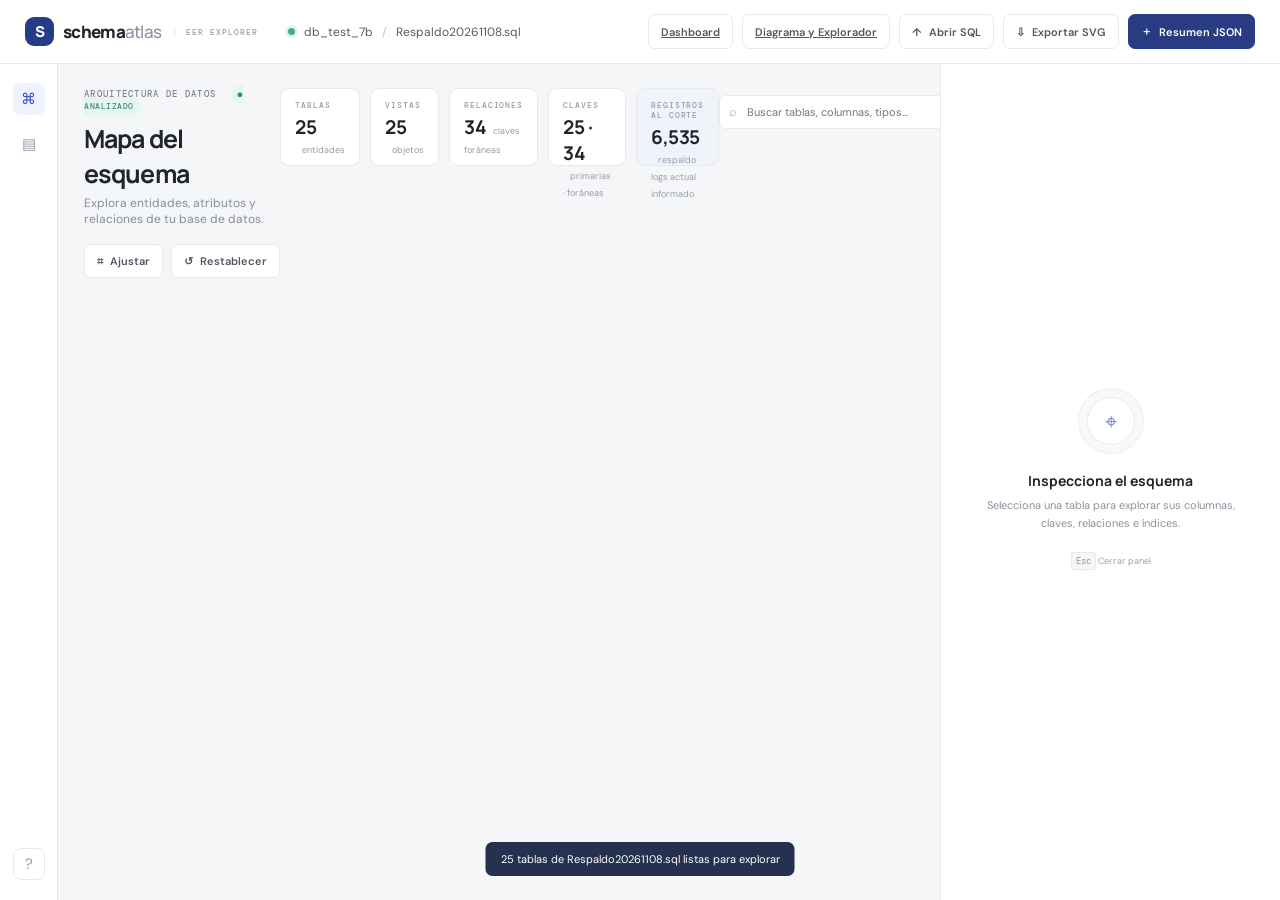
<file: Practica-03/backups/index.html>
<!doctype html>
<html lang="es">
<head>
  <meta charset="utf-8"><meta name="viewport" content="width=device-width,initial-scale=1">
  <title>Schema Atlas · Explorador EER</title>
  <link rel="preconnect" href="https://fonts.googleapis.com"><link href="https://fonts.googleapis.com/css2?family=DM+Mono:wght@400;500&family=DM+Sans:wght@400;500;600;700&family=Manrope:wght@400;500;600;700;800&display=swap" rel="stylesheet">
  <link rel="stylesheet" href="style.css">
</head>
<body>
  <header class="topbar"><a class="brand" href="#"><span class="brandmark">S</span><span>schema<span class="muted">atlas</span></span><span class="version">EER EXPLORER</span></a><div class="crumb"><span class="dot"></span><span id="dbName">Cargando esquema...</span><span class="slash">/</span><span id="sourceName">Respaldo20261108.sql</span></div><div class="top-actions"><a class="button quiet" href="dashboard.html">Dashboard</a><a class="button quiet" href="diagrama_explorador.html">Diagrama y Explorador</a><label class="button quiet upload">↑ <span>Abrir SQL</span><input id="fileInput" type="file" accept=".sql,text/plain"></label><button id="exportSvg" class="button quiet">⇩ <span>Exportar SVG</span></button><button id="exportJson" class="button primary">＋ <span>Resumen JSON</span></button></div></header>
  <main class="shell"><aside class="rail"><div class="rail-icon active" title="Diagrama">⌘</div><div class="rail-icon" title="Inventario" id="inventoryButton">▤</div><div class="rail-bottom">?</div></aside>
  <section class="workspace"><div class="overview"><div class="title-row"><div><div class="eyebrow">ARQUITECTURA DE DATOS <span class="live">● ANALIZADO</span></div><h1>Mapa del esquema</h1><p class="subtitle">Explora entidades, atributos y relaciones de tu base de datos.</p></div><div class="overview-actions"><button class="button quiet" id="fitBtn">⌗ <span>Ajustar</span></button><button class="button quiet" id="resetBtn">↺ <span>Restablecer</span></button></div></div><div class="stats"><div class="stat"><span class="stat-label">TABLAS</span><strong id="statTables">—</strong><span class="stat-foot">entidades</span></div><div class="stat"><span class="stat-label">VISTAS</span><strong id="statViews">—</strong><span class="stat-foot">objetos</span></div><div class="stat"><span class="stat-label">RELACIONES</span><strong id="statRelations">—</strong><span class="stat-foot">claves foráneas</span></div><div class="stat"><span class="stat-label">CLAVES</span><strong id="statKeys">—</strong><span class="stat-foot">primarias · foráneas</span></div><div class="stat records"><span class="stat-label">REGISTROS AL CORTE</span><strong id="statRows">—</strong><span class="stat-foot">respaldo · logs actual informado</span></div></div>
  <div class="toolbar"><div class="searchbox"><span>⌕</span><input id="search" placeholder="Buscar tablas, columnas, tipos…" autocomplete="off"><kbd>⌘ K</kbd><div id="searchResults" class="search-results hidden"></div></div><div class="filter-wrap"><span class="filter-label">VER</span><select id="filter"><option value="all">Todo el esquema</option><option value="relations">Con relaciones</option><option value="isolated">Sin relaciones</option><option value="empty">Sin filas en respaldo</option><option value="association">Tablas de asociación</option><option value="views">Vistas</option></select></div><div class="toolbar-spacer"></div><button class="square" id="zoomOut">−</button><span class="zoom-label" id="zoomLabel">100%</span><button class="square" id="zoomIn">＋</button><button class="square" id="fullBtn" title="Pantalla completa">⛶</button></div>
  <div class="canvas-frame"><div class="canvas-hint">Arrastra para mover · rueda para zoom · selecciona una entidad para inspeccionar</div><div id="canvas"><svg id="edges"></svg><div id="nodes"></div></div><div class="minimap" id="minimap"><span>MINIMAPA</span><div id="miniContent"></div></div><div class="legend"><span><i class="legend-dot pk"></i>Clave primaria</span><span><i class="legend-dot fk"></i>Clave foránea</span><span><i class="legend-line"></i>Relación confirmada</span></div></div>
  <div class="statusbar"><span><b id="shownCount">0</b> entidades visibles</span><span id="warnings">Los conteos actuales requieren una conexión de solo lectura.</span><button id="refreshCount">↻ Actualizar conteos</button></div></section>
  <aside class="inspector" id="inspector"><div class="inspector-empty"><div class="empty-orbit">⌖</div><h3>Inspecciona el esquema</h3><p>Selecciona una tabla para explorar sus columnas, claves, relaciones e índices.</p><div class="shortcut"><kbd>Esc</kbd> Cerrar panel</div></div></aside>
  </main><div class="toast" id="toast"></div><script src="schema-data.js"></script><script src="app.js"></script>
</body></html>
</file>
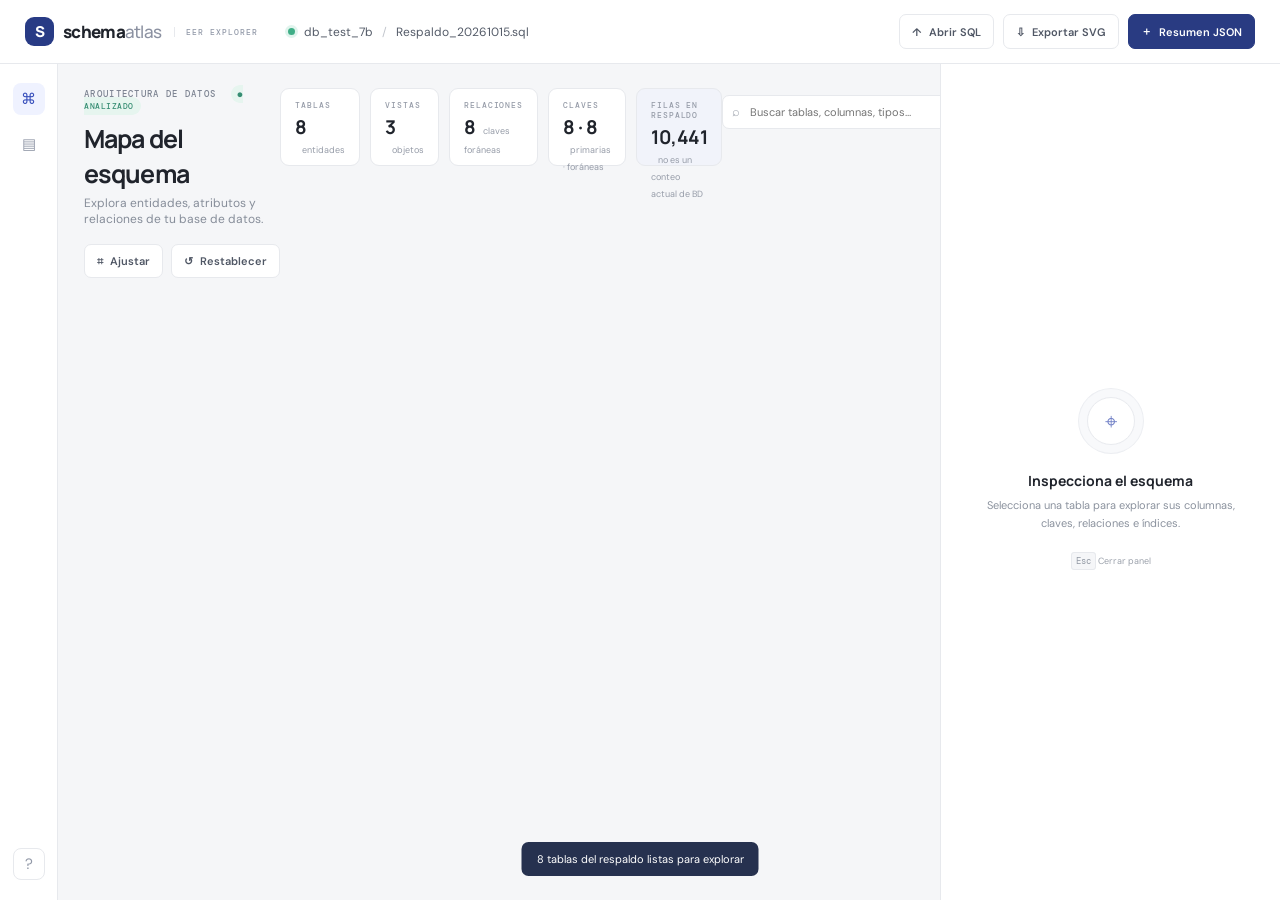
<file: Practica-03/eer/index.html>
<!doctype html>
<html lang="es">
<head>
  <meta charset="utf-8"><meta name="viewport" content="width=device-width,initial-scale=1">
  <title>Schema Atlas · Explorador EER</title>
  <link rel="preconnect" href="https://fonts.googleapis.com"><link href="https://fonts.googleapis.com/css2?family=DM+Mono:wght@400;500&family=DM+Sans:wght@400;500;600;700&family=Manrope:wght@400;500;600;700;800&display=swap" rel="stylesheet">
  <link rel="stylesheet" href="style.css">
</head>
<body>
  <header class="topbar"><a class="brand" href="#"><span class="brandmark">S</span><span>schema<span class="muted">atlas</span></span><span class="version">EER EXPLORER</span></a><div class="crumb"><span class="dot"></span><span id="dbName">Cargando esquema...</span><span class="slash">/</span><span id="sourceName">Respaldo_20261015.sql</span></div><div class="top-actions"><label class="button quiet upload">↑ <span>Abrir SQL</span><input id="fileInput" type="file" accept=".sql,text/plain"></label><button id="exportSvg" class="button quiet">⇩ <span>Exportar SVG</span></button><button id="exportJson" class="button primary">＋ <span>Resumen JSON</span></button></div></header>
  <main class="shell"><aside class="rail"><div class="rail-icon active" title="Diagrama">⌘</div><div class="rail-icon" title="Inventario" id="inventoryButton">▤</div><div class="rail-bottom">?</div></aside>
  <section class="workspace"><div class="overview"><div class="title-row"><div><div class="eyebrow">ARQUITECTURA DE DATOS <span class="live">● ANALIZADO</span></div><h1>Mapa del esquema</h1><p class="subtitle">Explora entidades, atributos y relaciones de tu base de datos.</p></div><div class="overview-actions"><button class="button quiet" id="fitBtn">⌗ <span>Ajustar</span></button><button class="button quiet" id="resetBtn">↺ <span>Restablecer</span></button></div></div><div class="stats"><div class="stat"><span class="stat-label">TABLAS</span><strong id="statTables">—</strong><span class="stat-foot">entidades</span></div><div class="stat"><span class="stat-label">VISTAS</span><strong id="statViews">—</strong><span class="stat-foot">objetos</span></div><div class="stat"><span class="stat-label">RELACIONES</span><strong id="statRelations">—</strong><span class="stat-foot">claves foráneas</span></div><div class="stat"><span class="stat-label">CLAVES</span><strong id="statKeys">—</strong><span class="stat-foot">primarias · foráneas</span></div><div class="stat records"><span class="stat-label">FILAS EN RESPALDO</span><strong id="statRows">—</strong><span class="stat-foot">no es un conteo actual de BD</span></div></div>
  <div class="toolbar"><div class="searchbox"><span>⌕</span><input id="search" placeholder="Buscar tablas, columnas, tipos…" autocomplete="off"><kbd>⌘ K</kbd><div id="searchResults" class="search-results hidden"></div></div><div class="filter-wrap"><span class="filter-label">VER</span><select id="filter"><option value="all">Todo el esquema</option><option value="relations">Con relaciones</option><option value="isolated">Sin relaciones</option><option value="empty">Sin filas en respaldo</option><option value="association">Tablas de asociación</option><option value="views">Vistas</option></select></div><div class="toolbar-spacer"></div><button class="square" id="zoomOut">−</button><span class="zoom-label" id="zoomLabel">100%</span><button class="square" id="zoomIn">＋</button><button class="square" id="fullBtn" title="Pantalla completa">⛶</button></div>
  <div class="canvas-frame"><div class="canvas-hint">Arrastra para mover · rueda para zoom · selecciona una entidad para inspeccionar</div><div id="canvas"><svg id="edges"></svg><div id="nodes"></div></div><div class="minimap" id="minimap"><span>MINIMAPA</span><div id="miniContent"></div></div><div class="legend"><span><i class="legend-dot pk"></i>Clave primaria</span><span><i class="legend-dot fk"></i>Clave foránea</span><span><i class="legend-line"></i>Relación confirmada</span></div></div>
  <div class="statusbar"><span><b id="shownCount">0</b> entidades visibles</span><span id="warnings">Los conteos actuales requieren una conexión de solo lectura.</span><button id="refreshCount">↻ Actualizar conteos</button></div></section>
  <aside class="inspector" id="inspector"><div class="inspector-empty"><div class="empty-orbit">⌖</div><h3>Inspecciona el esquema</h3><p>Selecciona una tabla para explorar sus columnas, claves, relaciones e índices.</p><div class="shortcut"><kbd>Esc</kbd> Cerrar panel</div></div></aside>
  </main><div class="toast" id="toast"></div><script src="app.js"></script>
</body></html>
</file>
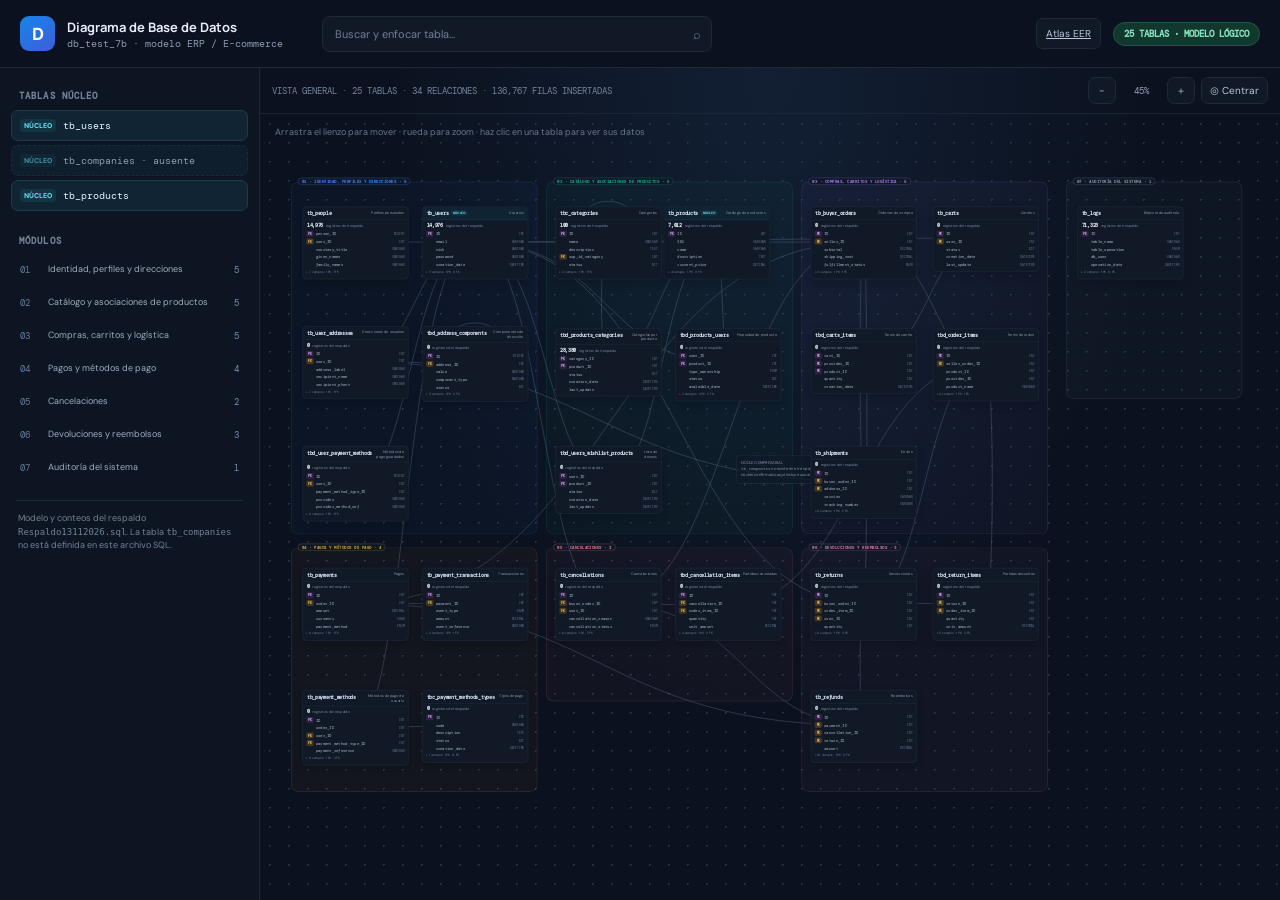
<file: Practica-03/backups/diagrama_explorador.html>
<!doctype html>
<html lang="es"><head><meta charset="utf-8"><meta name="viewport" content="width=device-width,initial-scale=1"><meta name="theme-color" content="#0B111E"><title>Diagrama y Explorador de Datos - db_test_7b</title>
<link rel="preconnect" href="https://fonts.googleapis.com"><link href="https://fonts.googleapis.com/css2?family=DM+Mono:wght@400;500;600&family=DM+Sans:wght@400;500;600;700&family=Manrope:wght@500;600;700;800&display=swap" rel="stylesheet">
<style>
:root{color-scheme:dark;--bg:#0B111E;--card:#111927;--panel:#111927;--line:#1E293B;--ink:#E5EDF8;--muted:#8C9BB1;--soft:#1A2637;--cyan:#22D3EE;--cyanbg:#123544;--pk:#D8B4FE;--pkbg:#302143;--fk:#F5CB7A;--fkbg:#44351D;--green:#63D6AE;--greenbg:#12382E;--blue:#84A5FF;--shadow:0 14px 38px #0004;font:13px/1.5 "DM Sans",system-ui,sans-serif}*{box-sizing:border-box}body{margin:0;background:var(--bg);color:var(--ink);overflow:hidden}button,input{font:inherit}button{cursor:pointer}.top{height:68px;display:flex;align-items:center;gap:12px;padding:0 20px;background:#0B111E;border-bottom:1px solid var(--line);position:relative;z-index:6}.brandmark{width:35px;height:35px;border-radius:9px;background:linear-gradient(145deg,#1684e8,#3d5edb);color:white;display:grid;place-items:center;font:800 17px Manrope,sans-serif}.title{font:700 13px Manrope,sans-serif}.subtitle{color:var(--muted);font:10px "DM Mono",monospace;margin-top:1px}.searchbox{position:relative;margin-left:27px;width:min(390px,31vw)}.search{height:36px;width:100%;border:1px solid var(--line);border-radius:8px;background:#111927;color:var(--ink);padding:0 34px 0 12px;outline:none;font-size:11px}.search:focus{border-color:#2d7288;box-shadow:0 0 0 3px #22d3ee16}.search::placeholder{color:#708097}.search-icon{position:absolute;right:11px;top:9px;color:#6f8198}.suggestions{position:absolute;top:41px;left:0;right:0;background:#111927;border:1px solid #28384f;border-radius:8px;box-shadow:var(--shadow);padding:5px;max-height:320px;overflow:auto;display:none}.suggestions.show{display:block}.suggestion{width:100%;border:0;background:none;color:var(--ink);padding:8px;border-radius:5px;text-align:left;display:flex;justify-content:space-between;font:10px "DM Mono",monospace}.suggestion:hover{background:#1b2a40}.suggestion small{font:10px "DM Sans",sans-serif;color:var(--muted)}.top-spacer{flex:1}.pill{background:#12382E;border:1px solid #1c5948;color:#85e1bd;border-radius:20px;padding:5px 10px;font:700 9px "DM Mono",monospace;white-space:nowrap}.top-btn,.tool-btn{background:#111927;border:1px solid var(--line);color:#b9c7d9;border-radius:7px;padding:7px 9px;font-size:10px}.top-btn:hover,.tool-btn:hover{border-color:#37728c;color:var(--cyan)}.shell{height:calc(100vh - 68px);display:grid;grid-template-columns:260px minmax(0,1fr)}.side{border-right:1px solid var(--line);background:#0D1522;overflow:auto;padding:15px 11px}.side-label{font:700 9px "DM Mono",monospace;letter-spacing:1.1px;color:#71829a;padding:7px 8px 8px}.core-list{display:grid;gap:4px;margin-bottom:17px}.core-link{border:1px solid #1e3b4b;background:#102434;color:#d9f8ff;border-radius:7px;padding:8px 8px;text-align:left;font:10px "DM Mono",monospace;display:flex;align-items:center;gap:7px}.core-link:hover{border-color:#22D3EE}.core-tag{color:#67def1;font:800 7px "DM Sans",sans-serif;background:#123544;padding:2px 4px;border-radius:4px}.core-missing{opacity:.6;border-style:dashed}.module-list{display:grid;gap:3px}.module-link{border:1px solid transparent;background:transparent;color:#9eacc0;border-radius:7px;padding:8px;text-align:left;display:grid;grid-template-columns:23px minmax(0,1fr) 24px;align-items:center;gap:5px}.module-link:hover,.module-link.active{background:#16243a;border-color:#263955;color:#e5efff}.module-num{font:9px "DM Mono",monospace;color:#667c99}.module-name{font-size:9px;line-height:1.25}.module-count{justify-self:end;color:#7790af;font:9px "DM Mono",monospace}.side-foot{border-top:1px solid var(--line);margin:17px 5px 0;padding:11px 2px;color:#718198;font-size:9px;line-height:1.5}.center{min-width:0;display:flex;flex-direction:column;background:radial-gradient(ellipse at 50% 0%,#121f34 0,transparent 55%)}.canvas-toolbar{height:46px;border-bottom:1px solid #1a2637;display:flex;align-items:center;gap:6px;padding:0 12px}.canvas-label{color:#73859c;font:9px "DM Mono",monospace}.canvas-fill{flex:1}.zoom{font:9px "DM Mono",monospace;color:#91a2b9;width:39px;text-align:center}.tool-btn{padding:5px 8px;min-width:28px}.frame{position:relative;flex:1;min-height:0;overflow:hidden;background-image:radial-gradient(#25344a 1px,transparent 1px);background-size:19px 19px;touch-action:none}.hint{position:absolute;left:15px;top:12px;z-index:3;color:#657790;font-size:9px;pointer-events:none}.board{position:absolute;width:2180px;height:1570px;left:0;top:0;transform-origin:0 0}.zones{position:absolute;inset:0;pointer-events:none}.zone{position:absolute;border:1px solid color-mix(in srgb,var(--zone) 25%,transparent);background:color-mix(in srgb,var(--zone) 4%,transparent);border-radius:16px}.zone-label{position:absolute;left:14px;top:-10px;padding:2px 8px;background:#101827;color:var(--zone);border:1px solid color-mix(in srgb,var(--zone) 35%,#1e293b);border-radius:10px;font:700 8px "DM Mono",monospace;letter-spacing:.5px}.edges{position:absolute;inset:0;width:2180px;height:1570px;overflow:visible;pointer-events:none}.edge{fill:none;stroke:#50627a;stroke-width:1.45;opacity:.72;transition:opacity .18s,stroke .18s,stroke-width .18s}.edge.related{stroke:var(--cyan);stroke-width:2.35;opacity:1;filter:drop-shadow(0 0 4px #22d3ee40)}.edge-label{font:8px "DM Mono",monospace;fill:#8192a8;paint-order:stroke;stroke:#0e1724;stroke-width:3px;stroke-linejoin:round}.node{position:absolute;width:235px;background:#111927;border:1px solid #243248;border-radius:9px;box-shadow:0 7px 20px #0003;overflow:hidden;cursor:pointer;z-index:2;transition:opacity .18s,border-color .18s,box-shadow .18s,transform .18s}.node:hover{border-color:#3b6682;box-shadow:0 9px 25px #0005;transform:translateY(-2px)}.node.selected{border-color:#22D3EE;box-shadow:0 0 0 2px #22d3ee24,0 10px 30px #0005}.node.dim{opacity:.14;filter:saturate(.5)}.node.module-dim{opacity:.18}.node-head{padding:8px 9px 7px;border-bottom:1px solid #1e293b;display:flex;gap:6px;align-items:flex-start}.node-name{font:600 10px "DM Mono",monospace;color:#dce9fa}.node-functional{margin-left:auto;color:#8c9bb1;font-size:8px;text-align:right;line-height:1.2}.node-core .node-head{background:#102332;border-bottom-color:#164050}.core-word{background:#123544;color:#67def1;border-radius:4px;padding:1px 4px;font:800 7px "DM Sans",sans-serif;white-space:nowrap}.count{display:block;padding:5px 9px 2px;color:#e8f1fc;font:600 10px "DM Mono",monospace}.count small{font:8px "DM Sans",sans-serif;color:#7789a1}.node-cols{padding:2px 0 6px}.node-col{display:flex;gap:5px;align-items:center;padding:2px 8px;min-height:17px;color:#a9b7ca;font:8px "DM Mono",monospace}.key{width:16px;text-align:center;border-radius:3px;font:800 7px/13px "DM Mono",monospace}.key.pk{background:#302143;color:#D8B4FE}.key.fk{background:#44351D;color:#F5CB7A}.col-name{overflow:hidden;text-overflow:ellipsis;white-space:nowrap}.col-type{margin-left:auto;color:#63758e;font-size:7px}.more-cols{padding:3px 8px;color:#6f829b;font-size:7px}.zone-focus{filter:drop-shadow(0 0 12px #22d3ee0a)}.empty-note{position:absolute;left:1015px;top:670px;width:260px;border:1px dashed #41536b;border-radius:10px;padding:10px;color:#8293aa;font-size:9px;background:#111927cc}.drawer-wrap{position:fixed;inset:0;background:#02071199;z-index:20;display:none;justify-content:flex-end}.drawer-wrap.open{display:flex}.drawer{height:100%;width:min(760px,100vw);overflow:auto;background:#0F1826;border-left:1px solid #26364d;box-shadow:-18px 0 45px #0007;padding:18px}.drawer-head{display:flex;gap:10px;border-bottom:1px solid var(--line);padding-bottom:13px}.drawer-head h2{font:600 15px "DM Mono",monospace;margin:0;color:#e6f1ff}.functional{font:600 11px Manrope,sans-serif;margin-top:3px}.module-chip{display:inline-block;margin-top:6px;color:#83dcec;background:#102d3a;border:1px solid #1e5060;border-radius:12px;padding:3px 7px;font-size:8px}.close{margin-left:auto;align-self:flex-start;border:1px solid #29394e;background:#141f2f;color:#bbcadb;border-radius:6px;padding:5px 8px}.metric-box{border:1px solid #234355;background:#10212e;border-radius:9px;padding:12px 14px;margin:12px 0}.metric-question{font-size:9px;color:#91a9bf}.metric-num{font:700 26px Manrope,sans-serif;color:#eaf4ff}.metric-num small{font:10px "DM Sans",sans-serif;color:#8294ab}.description{font-size:11px;color:#acbbce;margin:10px 0}.section-label{font:700 9px "DM Mono",monospace;letter-spacing:.8px;color:#8599b1;margin:16px 0 7px}.relations-box{border:1px solid #1b5263;background:#0d202b;border-radius:8px;padding:10px}.rel-group{margin-bottom:8px}.rel-group:last-child{margin:0}.rel-head{font:700 8px "DM Mono",monospace;color:#65d7ea;margin-bottom:5px}.rel-buttons{display:flex;gap:5px;flex-wrap:wrap}.rel-btn{border:1px solid #285365;background:#132b38;border-radius:5px;color:#c6ebf0;padding:5px 7px;font:8px "DM Mono",monospace}.rel-btn:hover{border-color:var(--cyan);color:#eaffff}.tabs{display:flex;gap:5px;border-bottom:1px solid var(--line);margin-top:15px}.tab{border:0;border-bottom:2px solid transparent;background:transparent;color:#8496ad;padding:8px 10px;font-size:10px}.tab.active{color:#74d8e7;border-color:var(--cyan)}.detail-scroll{overflow:auto;margin-top:9px}.detail-table{width:100%;border-collapse:collapse;font-size:9px;min-width:590px}.detail-table th{text-align:left;background:#172335;color:#8fa1b8;padding:7px 6px;position:sticky;top:0}.detail-table td{border-bottom:1px solid #1d2b3d;padding:6px;color:#c0ccdc;vertical-align:top}.detail-table code{font:9px "DM Mono",monospace;color:#d9e6f6}.preview-empty{border:1px dashed #2a3c53;border-radius:8px;padding:12px;color:#8799b1;font-size:10px}.preview-note{font-size:9px;color:#73869f;margin:7px 0}.toast{position:fixed;left:50%;bottom:22px;transform:translateX(-50%);background:#162538;border:1px solid #30435c;color:#dae8f7;padding:9px 13px;border-radius:8px;font-size:10px;z-index:30;display:none}.toast.show{display:block}@media(max-width:900px){.shell{grid-template-columns:220px minmax(0,1fr)}.searchbox{margin-left:10px;width:min(300px,27vw)}.pill{font-size:8px}}@media(max-width:640px){.top{padding:0 9px;gap:7px}.title{font-size:11px}.subtitle{font-size:8px}.searchbox{flex:1;width:auto;margin:0 4px}.top-btn{display:none}.pill{padding:5px 7px;font-size:7px}.shell{grid-template-columns:1fr}.side{display:none}.canvas-toolbar{height:40px}.drawer{padding:13px}}
</style></head><body>
<header class="top"><div class="brandmark">D</div><div><div class="title">Diagrama de Base de Datos</div><div class="subtitle">db_test_7b · modelo ERP / E-commerce</div></div><div class="searchbox"><input id="search" class="search" placeholder="Buscar y enfocar tabla…" autocomplete="off"><span class="search-icon">⌕</span><div id="suggestions" class="suggestions"></div></div><span class="top-spacer"></span><a class="top-btn" href="index.html">Atlas EER</a><span class="pill">25 TABLAS · MODELO LÓGICO</span></header>
<div class="shell"><aside class="side"><div class="side-label">TABLAS NÚCLEO</div><nav class="core-list" id="core"></nav><div class="side-label">MÓDULOS</div><nav class="module-list" id="modules"></nav><div class="side-foot">Modelo y conteos del respaldo <code>Respaldo13112026.sql</code>. La tabla <code>tb_companies</code> no está definida en este archivo SQL.</div></aside>
<main class="center"><div class="canvas-toolbar"><span class="canvas-label" id="view-label">VISTA GENERAL · 25 TABLAS</span><span class="top-spacer"></span><button class="tool-btn" id="zoomout" title="Alejar">−</button><span class="zoom" id="zoom-label">60%</span><button class="tool-btn" id="zoomin" title="Acercar">＋</button><button class="tool-btn" id="center" title="Centrar diagrama">◎ Centrar</button></div><div class="frame" id="frame"><div class="hint">Arrastra el lienzo para mover · rueda para zoom · haz clic en una tabla para ver sus datos</div><div class="board" id="board"><div class="zones" id="zones"></div><svg class="edges" id="edges" viewBox="0 0 2180 1570"></svg><div class="empty-note">NÚCLEO EMPRESARIAL<br><code>tb_companies</code> no existe en el respaldo SQL actual; el núcleo confirmado aquí incluye usuarios y productos.</div></div></div></main></div>
<div class="drawer-wrap" id="drawer-wrap"><section class="drawer" role="dialog" aria-modal="true" aria-labelledby="drawer-name"><div id="drawer-content"></div></section></div><div class="toast" id="toast"></div>
<script src="diagram-schema.js"></script><script>
(()=>{const S=window.DIAGRAM_SCHEMA;if(!S)return;const $=s=>document.querySelector(s),esc=s=>String(s??'').replace(/[&<>"']/g,c=>({'&':'&amp;','<':'&lt;','>':'&gt;','"':'&quot;',"'":'&#39;'}[c])),fmt=n=>Number(n||0).toLocaleString('es-MX'),money=n=>n===null||n===undefined?'—':Number(n).toLocaleString('es-MX',{minimumFractionDigits:2,maximumFractionDigits:2});
const groups=[
{id:'identity',n:'01',name:'Identidad, perfiles y direcciones',color:'#3B82F6',tables:['tb_users','tb_people','tb_user_addresses','tbd_address_components','tbd_user_payment_methods'],box:[30,65,545,780],positions:{tb_users:[320,120],tb_people:[55,120],tb_user_addresses:[55,385],tbd_address_components:[320,385],tbd_user_payment_methods:[55,650]}},
{id:'catalog',n:'02',name:'Catálogo y asociaciones de productos',color:'#18A889',tables:['tb_products','tbc_categories','tbd_products_categories','tbd_products_users','tbd_users_wishlist_products'],box:[595,65,545,780],positions:{tb_products:[855,120],tbc_categories:[615,120],tbd_products_categories:[615,390],tbd_products_users:[880,390],tbd_users_wishlist_products:[615,650]}},
{id:'sales',n:'03',name:'Compras, carritos y logística',color:'#A276E8',tables:['tb_buyer_orders','tb_carts','tbd_carts_items','tbd_order_items','tb_shipments'],box:[1160,65,545,780],positions:{tb_buyer_orders:[1180,120],tb_carts:[1450,120],tbd_carts_items:[1180,390],tbd_order_items:[1450,390],tb_shipments:[1180,650]}},
{id:'payments',n:'04',name:'Pagos y métodos de pago',color:'#D29A43',tables:['tb_payments','tb_payment_transactions','tb_payment_methods','tbc_payment_methods_types'],box:[30,875,545,540],positions:{tb_payments:[55,920],tb_payment_transactions:[320,920],tb_payment_methods:[55,1190],tbc_payment_methods_types:[320,1190]}},
{id:'cancellations',n:'05',name:'Cancelaciones',color:'#E2737F',tables:['tb_cancellations','tbd_cancellation_items'],box:[595,875,545,340],positions:{tb_cancellations:[615,920],tbd_cancellation_items:[880,920]}},
{id:'returns',n:'06',name:'Devoluciones y reembolsos',color:'#CB7AA7',tables:['tb_returns','tbd_return_items','tb_refunds'],box:[1160,875,545,540],positions:{tb_returns:[1180,920],tbd_return_items:[1450,920],tb_refunds:[1180,1190]}},
{id:'audit',n:'07',name:'Auditoría del sistema',color:'#8694A9',tables:['tb_logs'],box:[1745,65,390,480],positions:{tb_logs:[1770,120]}}
];
const functional={tb_users:'Usuarios',tb_people:'Perfiles personales',tb_products:'Catálogo de productos',tb_buyer_orders:'Órdenes de compra',tb_cancellations:'Cancelaciones',tb_carts:'Carritos',tb_logs:'Bitácora de auditoría',tb_payment_methods:'Métodos de pago de usuario',tb_payment_transactions:'Transacciones',tb_payments:'Pagos',tb_returns:'Devoluciones',tb_refunds:'Reembolsos',tb_shipments:'Envíos',tb_user_addresses:'Direcciones de usuarios',tbc_categories:'Categorías',tbc_payment_methods_types:'Tipos de pago',tbd_address_components:'Componentes de dirección',tbd_cancellation_items:'Partidas canceladas',tbd_carts_items:'Ítems de carrito',tbd_order_items:'Ítems de orden',tbd_products_categories:'Categorías por producto',tbd_products_users:'Propiedad de producto',tbd_return_items:'Partidas devueltas',tbd_user_payment_methods:'Métodos de pago guardados',tbd_users_wishlist_products:'Lista de deseos'};
const descriptions={tb_users:'Cuentas registradas en la plataforma. El esquema conserva correo, alias, credencial y estado.',tb_people:'Información personal opcional vinculada a la cuenta de usuario.',tb_products:'Artículos publicados en el catálogo, con SKU, precio, inventario y estado.',tb_buyer_orders:'Encabezados de órdenes, vendedor, montos y estado de cumplimiento.',tb_carts:'Carritos de compra asociados a usuarios.',tb_logs:'Eventos de auditoría de la base de datos con tabla, operación, usuario y descripción.',tb_cancellations:'Solicitudes de cancelación ligadas a una orden y a un usuario.',tb_payments:'Pagos asociados a órdenes.',tb_returns:'Devoluciones de partidas de una orden.',tb_shipments:'Información de envío vinculada a una orden y dirección.'};
const info=new Map(S.tables.map(t=>[t.name,t])),nodeEls=new Map(),pos={};for(const g of groups)Object.assign(pos,g.positions);
const allRows=S.tables.reduce((n,t)=>n+(t.rowCount||0),0),coreNames=['tb_users','tb_companies','tb_products'];$('#core').innerHTML=coreNames.map(n=>`<button class="core-link ${!info.has(n)?'core-missing':''}" data-core="${n}"><span class="core-tag">NÚCLEO</span>${n}${info.has(n)?'':' · ausente'}</button>`).join('');$('#modules').innerHTML=groups.map(g=>`<button class="module-link" data-module="${g.id}"><span class="module-num">${g.n}</span><span class="module-name">${g.name}</span><span class="module-count">${g.tables.length}</span></button>`).join('');
for(const g of groups){const z=document.createElement('div');z.className='zone';z.style.cssText=`left:${g.box[0]}px;top:${g.box[1]}px;width:${g.box[2]}px;height:${g.box[3]}px;--zone:${g.color}`;z.innerHTML=`<span class="zone-label">${g.n} · ${g.name.toUpperCase()} · ${g.tables.length}</span>`;$('#zones').append(z)}
function shortType(c){return `${String(c.type||'').toUpperCase()}${c.typeDetail?'('+c.typeDetail+')':''}`};function fieldKeys(t,c){const k=[];if(c.primary)k.push('PK');if(c.foreignKeys?.length)k.push('FK');return k}
function renderNode(t,g){const n=document.createElement('article');n.className=`node ${['tb_users','tb_products'].includes(t.name)?'node-core':''}`;n.dataset.name=t.name;n.style.cssText=`left:${pos[t.name][0]}px;top:${pos[t.name][1]}px;--zone:${g.color}`;const pks=t.primaryKey||[],fks=[...new Set(t.foreignKeys.flatMap(f=>f.columns))],cols=t.columns.slice(0,5);n.innerHTML=`<header class="node-head"><span class="node-name">${esc(t.name)}</span>${['tb_users','tb_products'].includes(t.name)?'<span class="core-word">NÚCLEO</span>':''}<span class="node-functional">${esc(functional[t.name]||t.name)}</span></header><div class="count">${fmt(t.rowCount)} <small>registros del respaldo</small></div><div class="node-cols">${cols.map(c=>`<div class="node-col"><span class="key ${c.primary?'pk':c.foreignKeys?.length?'fk':''}">${c.primary?'PK':c.foreignKeys?.length?'FK':''}</span><span class="col-name">${esc(c.name)}</span><span class="col-type">${esc(String(c.type||'').toUpperCase())}</span></div>`).join('')}${t.columns.length>cols.length?`<div class="more-cols">+ ${t.columns.length-cols.length} campos · ${pks.length} PK · ${fks.length} FK</div>`:''}</div>`;$('#board').append(n);nodeEls.set(t.name,n);n.addEventListener('click',()=>{selected=t.name;openDetail(t.name)});n.addEventListener('mouseenter',()=>highlight(t.name));n.addEventListener('mouseleave',()=>highlight(null));return n}
for(const g of groups)for(const name of g.tables){const t=info.get(name);if(t)renderNode(t,g)}
function centerOf(name){const p=pos[name],el=nodeEls.get(name);return [p[0]+117,p[1]+Math.min(110,el.offsetHeight/2)]}
const relEls=[];for(const r of S.relations){const child=r.source,parent=r.target;if(!nodeEls.has(child)||!nodeEls.has(parent))continue;const [x1,y1]=centerOf(parent),[x2,y2]=centerOf(child);let d,mid=(x1+x2)/2;if(parent===child){d=`M${x1+35} ${y1} C${x1+130} ${y1-120},${x1-130} ${y1-120},${x1-35} ${y1}`}else{const bend=mid+((relEls.length%5)-2)*10;d=`M${x1} ${y1} C${bend} ${y1},${bend} ${y2},${x2} ${y2}`}const path=document.createElementNS('http://www.w3.org/2000/svg','path');path.setAttribute('d',d);path.setAttribute('class','edge');path.dataset.a=child;path.dataset.b=parent;$('#edges').append(path);relEls.push(path)}
let scale=.56,tx=25,ty=25,selected=null,activeModule=null,pan=null;const frame=$('#frame'),board=$('#board');function transform(){board.style.transform=`translate(${tx}px,${ty}px) scale(${scale})`;$('#zoom-label').textContent=`${Math.round(scale*100)}%`}function focusPoint(x,y,s=scale){scale=Math.min(1.05,Math.max(.2,s));tx=frame.clientWidth/2-x*scale;ty=frame.clientHeight/2-y*scale;transform()}function focusTable(name){const n=nodeEls.get(name);if(!n)return;const p=pos[name];focusPoint(p[0]+117,p[1]+70,Math.max(scale,.72));selected=name;highlight(name);n.classList.add('selected')}
let hovered=null;function highlight(name){hovered=name;const focus=hovered||selected;if(!focus&&!activeModule){for(const el of nodeEls.values())el.classList.remove('dim','module-dim','selected');relEls.forEach(p=>p.classList.remove('related'));return}for(const [id,el] of nodeEls){const onModule=!activeModule||groups.find(g=>g.id===activeModule)?.tables.includes(id);const near=id===focus||S.relations.some(r=>(r.source===focus&&r.target===id)||(r.target===focus&&r.source===id));el.classList.toggle('dim',!!focus&&!near);el.classList.toggle('module-dim',!!activeModule&&!focus&&!onModule);el.classList.toggle('selected',id===focus)}relEls.forEach(p=>p.classList.toggle('related',!!focus&&(p.dataset.a===focus||p.dataset.b===focus)))}
$('#zoomout').onclick=()=>{scale=Math.max(.24,scale/1.15);transform()};$('#zoomin').onclick=()=>{scale=Math.min(1.15,scale*1.15);transform()};$('#center').onclick=()=>{activeModule=null;selected=null;$('#view-label').textContent='VISTA GENERAL · 25 TABLAS';highlight(null);fitAll()};function fitAll(){scale=Math.min((frame.clientWidth-35)/2180,(frame.clientHeight-35)/1570,.7);scale=Math.max(.24,scale);tx=(frame.clientWidth-2180*scale)/2;ty=(frame.clientHeight-1570*scale)/2;transform()}window.addEventListener('resize',()=>{if(!selected&&!activeModule)fitAll()});
frame.addEventListener('pointerdown',e=>{if(e.target.closest('.node,button,input'))return;pan={x:e.clientX,y:e.clientY,tx,ty};frame.setPointerCapture(e.pointerId)});frame.addEventListener('pointermove',e=>{if(pan){tx=pan.tx+e.clientX-pan.x;ty=pan.ty+e.clientY-pan.y;transform()}});frame.addEventListener('pointerup',()=>pan=null);frame.addEventListener('wheel',e=>{e.preventDefault();const rect=frame.getBoundingClientRect(),px=e.clientX-rect.left,py=e.clientY-rect.top,old=scale;scale=Math.max(.22,Math.min(1.25,scale*(e.deltaY<0?1.08:.92)));tx=px-(px-tx)*(scale/old);ty=py-(py-ty)*(scale/old);transform()},{passive:false});
function focusModule(id){activeModule=id;selected=null;hovered=null;const g=groups.find(x=>x.id===id);if(!g)return;document.querySelectorAll('.module-link').forEach(b=>b.classList.toggle('active',b.dataset.module===id));$('#view-label').textContent=`MÓDULO ${g.n} · ${g.name.toUpperCase()}`;highlight(null);const [x,y,w,h]=g.box;focusPoint(x+w/2,y+h/2,Math.min(.9,Math.min((frame.clientWidth-70)/w,(frame.clientHeight-70)/h)))}document.querySelectorAll('.module-link').forEach(b=>b.onclick=()=>focusModule(b.dataset.module));document.querySelectorAll('.core-link').forEach(b=>b.onclick=()=>{const name=b.dataset.core;if(info.has(name)){activeModule=null;focusTable(name)}else toast('tb_companies no está definida en Respaldo13112026.sql')});
const search=$('#search'),suggest=$('#suggestions');function showSuggestions(){const q=search.value.trim().toLowerCase();if(!q){suggest.classList.remove('show');return}const hits=S.tables.filter(t=>t.name.toLowerCase().includes(q)||t.columns.some(c=>c.name.toLowerCase().includes(q))).slice(0,9);suggest.innerHTML=hits.map(t=>`<button class="suggestion" data-name="${esc(t.name)}"><span>${esc(t.name)}</span><small>${fmt(t.rowCount)} registros</small></button>`).join('')||'<div class="suggestion">Sin resultados</div>';suggest.classList.add('show');suggest.querySelectorAll('[data-name]').forEach(b=>b.onclick=()=>{suggest.classList.remove('show');activeModule=null;focusTable(b.dataset.name)})}search.addEventListener('input',showSuggestions);search.addEventListener('keydown',e=>{if(e.key==='Enter'){const t=S.tables.find(t=>t.name.toLowerCase()===search.value.toLowerCase())||S.tables.find(t=>t.name.toLowerCase().includes(search.value.toLowerCase()));if(t){suggest.classList.remove('show');focusTable(t.name)}}if(e.key==='Escape')suggest.classList.remove('show')});document.addEventListener('pointerdown',e=>{if(!e.target.closest('.searchbox'))suggest.classList.remove('show')});
function toast(msg){const x=$('#toast');x.textContent=msg;x.classList.add('show');setTimeout(()=>x.classList.remove('show'),2600)}function modFor(name){return groups.find(g=>g.tables.includes(name))}function fieldDescription(c){if(c.comment)return c.comment;return c.name.replace(/_/g,' ')}function safeRows(t){const rows=S.sampleRows?.[t.name]||[];const allow={tb_users:['ID','nick','status','creation_date'],tb_products:['ID','SKU','name','current_price','current_stock','status'],tb_logs:['ID','table_name','table_operation','operation_date','operation_status']}[t.name];if(allow)return rows.map(r=>Object.fromEntries(allow.filter(k=>k in r).map(k=>[k,r[k]])));return rows.map(r=>Object.fromEntries(Object.entries(r).filter(([k])=>!/(password|secret|token|email|description|db_user)/i.test(k)).slice(0,5)))}
function keyText(c){const badges=[];if(c.primary)badges.push('<i class="key pk">PK</i>');for(const f of c.foreignKeys||[])badges.push('<i class="key fk">FK</i>');for(const u of c.uniqueIndexes||[])badges.push('<i class="key pk">UQ</i>');return badges.join(' ')||'—'}function openDetail(name,tab='structure'){const t=info.get(name);if(!t)return;selected=name;hovered=null;highlight(null);const g=modFor(name),incoming=S.relations.filter(r=>r.target===name),outgoing=S.relations.filter(r=>r.source===name),sample=safeRows(t),cols=t.columns;$('#drawer-content').innerHTML=`<header class="drawer-head"><div><h2 id="drawer-name">${esc(t.name)}</h2><div class="functional">${esc(functional[name]||name)}</div><span class="module-chip">${g.n} · ${g.name}</span></div><button class="close" id="close">Cerrar ×</button></header><p class="description">${esc(descriptions[name]||`Tabla de ${functional[name]||name}. Contiene ${cols.length} campos y participa en ${incoming.length+outgoing.length} relaciones del esquema.`)}</p><section class="metric-box"><div class="metric-question">¿Cuántos registros existen en esta tabla?</div><div class="metric-num">${fmt(t.rowCount)} <small>registros en Respaldo13112026.sql</small></div></section><div class="section-label">RELACIONES Y CLAVES · CLIC PARA NAVEGAR</div><section class="relations-box">${(t.primaryKey||[]).length?`<div class="rel-group"><div class="rel-head">PRIMARY KEY</div><span class="key pk">PK</span> ${t.primaryKey.map(esc).join(', ')}</div>`:''}${outgoing.length?`<div class="rel-group"><div class="rel-head">FOREIGN KEYS · REFERENCIAS SALIENTES</div><div class="rel-buttons">${outgoing.map(r=>`<button class="rel-btn" data-jump="${esc(r.target)}">${esc(r.columns.join(', '))} → ${esc(r.target)}.${esc(r.refColumns.join(', '))}</button>`).join('')}</div></div>`:''}${incoming.length?`<div class="rel-group"><div class="rel-head">REFERENCIAS ENTRANTES</div><div class="rel-buttons">${incoming.map(r=>`<button class="rel-btn" data-jump="${esc(r.source)}">${esc(r.source)}.${esc(r.columns.join(', '))}</button>`).join('')}</div></div>`:''}${!outgoing.length&&!incoming.length?'<span class="description">Sin relaciones FK declaradas.</span>':''}</section><div class="tabs"><button class="tab ${tab==='structure'?'active':''}" data-tab="structure">Estructura</button><button class="tab ${tab==='preview'?'active':''}" data-tab="preview">Vista previa de datos</button></div><div id="tab-content"></div>`;
const tc=$('#tab-content');if(tab==='structure'){tc.innerHTML=`<div class="detail-scroll"><table class="detail-table"><thead><tr><th>Campo</th><th>Tipo de dato</th><th>Llave / restricción</th><th>Nulo / default</th><th>Descripción funcional</th></tr></thead><tbody>${cols.map(c=>`<tr><td><code>${esc(c.name)}</code></td><td>${esc(shortType(c))}${c.unsigned?' UNSIGNED':''}</td><td>${keyText(c)}</td><td>${c.nullable?'NULL':'NOT NULL'}${c.default!==null?`<br><code>${esc(c.default)}</code>`:''}</td><td>${esc(fieldDescription(c))}${c.checks?.length?`<br><span style="color:#F5CB7A">${esc(c.checks.map(x=>x.definition).join('; '))}</span>`:''}</td></tr>`).join('')}</tbody></table></div>`}else if(sample.length){const keys=Object.keys(sample[0]);tc.innerHTML=`<p class="preview-note">Muestra de hasta ${sample.length} filas presentes en el respaldo. Campos sensibles como contraseñas y correos se omiten de la vista previa.</p><div class="detail-scroll"><table class="detail-table"><thead><tr>${keys.map(k=>`<th>${esc(k)}</th>`).join('')}</tr></thead><tbody>${sample.map(row=>`<tr>${keys.map(k=>`<td>${esc(row[k]===null?'NULL':row[k])}</td>`).join('')}</tr>`).join('')}</tbody></table></div>`}else tc.innerHTML=`<div class="preview-empty">${t.rowCount?`La tabla contiene ${fmt(t.rowCount)} registros, pero el respaldo no incluye una muestra INSERT que pueda mostrarse aquí.`:'0 registros en el respaldo para esta tabla.'}</div>`;
$('#drawer-wrap').classList.add('open');$('#close').onclick=()=>$('#drawer-wrap').classList.remove('open');document.querySelectorAll('[data-tab]').forEach(b=>b.onclick=()=>openDetail(name,b.dataset.tab));document.querySelectorAll('[data-jump]').forEach(b=>b.onclick=()=>openDetail(b.dataset.jump));}
$('#drawer-wrap').addEventListener('click',e=>{if(e.target.id==='drawer-wrap')$('#drawer-wrap').classList.remove('open')});document.addEventListener('keydown',e=>{if(e.key==='Escape'){$('#drawer-wrap').classList.remove('open');suggest.classList.remove('show')}});$('#view-label').textContent=`VISTA GENERAL · ${S.tables.length} TABLAS · ${S.relations.length} RELACIONES · ${fmt(allRows)} FILAS INSERTADAS`;requestAnimationFrame(fitAll);
})();
</script></body></html>
</file>
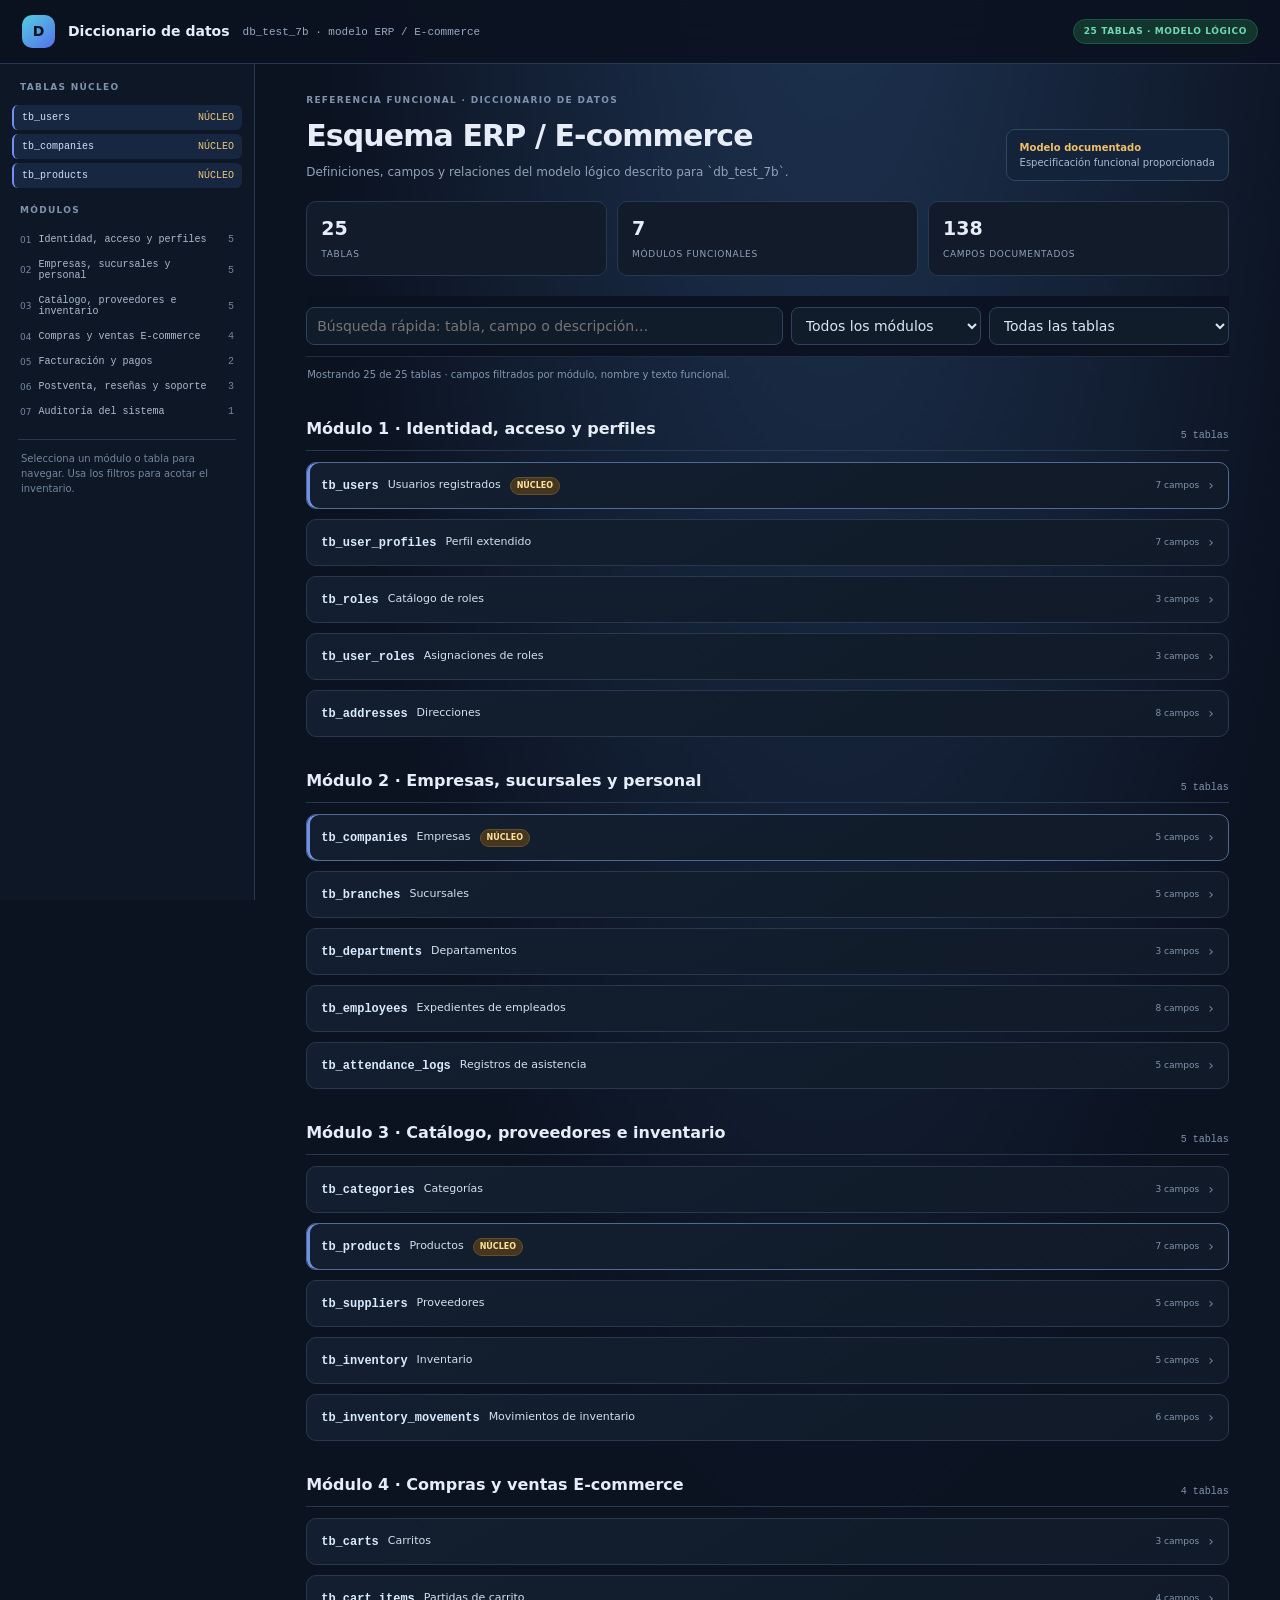
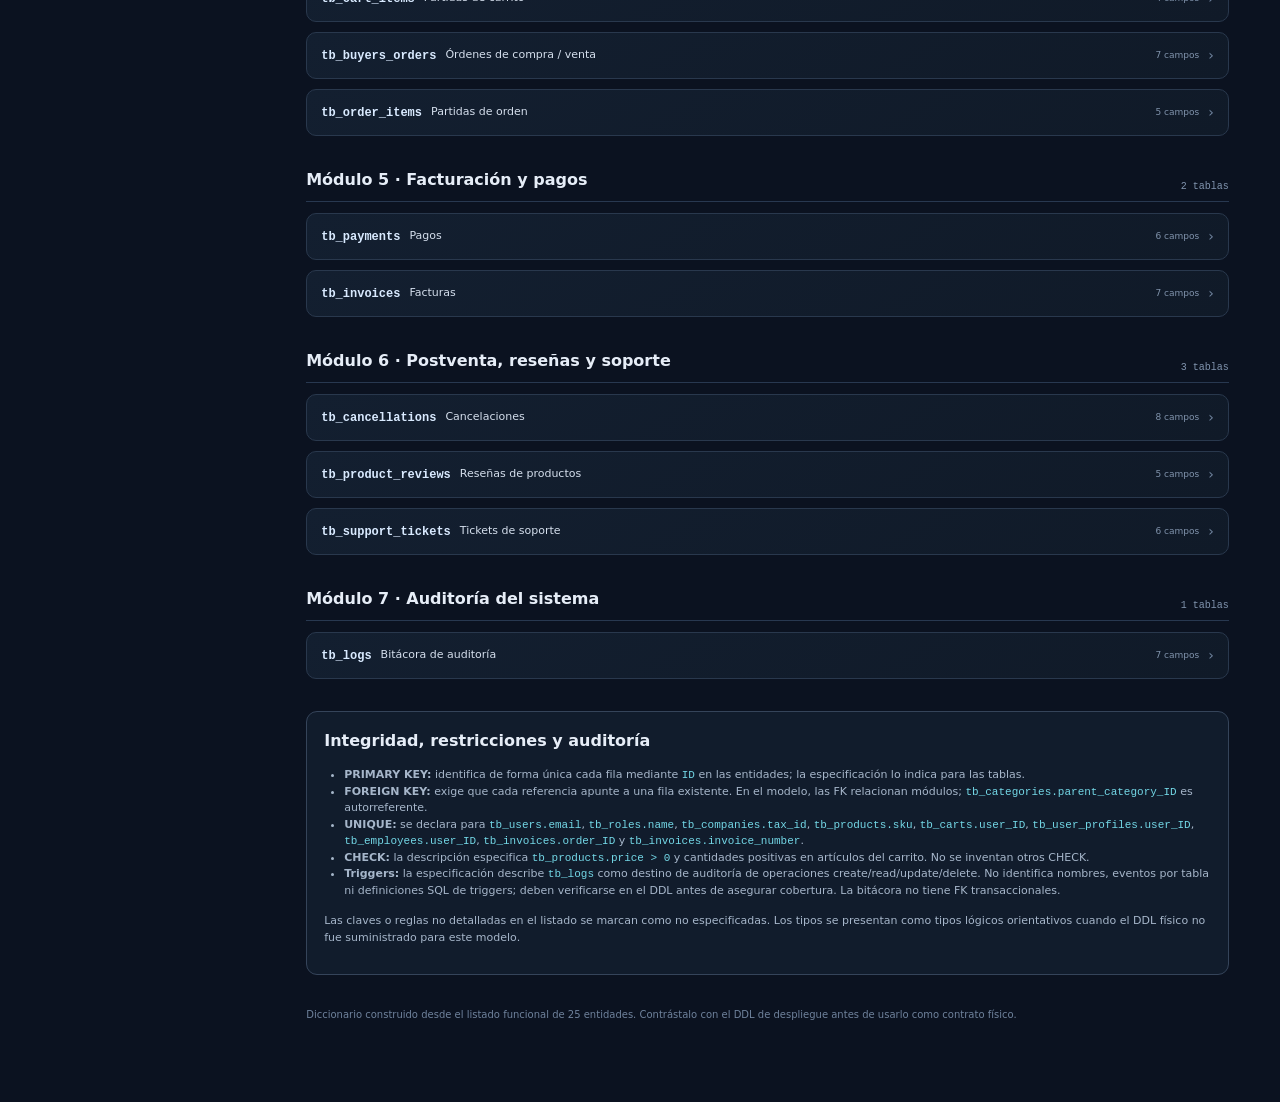
<file: Practica-03/backups/diccionario_erp_25.html>
<!doctype html>
<html lang="es"><head><meta charset="utf-8"><meta name="viewport" content="width=device-width,initial-scale=1"><meta name="theme-color" content="#101b2d"><title>Diccionario de datos · db_test_7b</title>
<style>
:root{--bg:#0b1220;--panel:#111c2d;--panel2:#152338;--line:#283850;--ink:#e6edf7;--muted:#91a2b9;--cyan:#58cbe0;--gold:#f0bf67;--green:#55cfaa;--violet:#bc9af2;--rose:#ed9aa5;font:14px/1.5 Inter,system-ui,"Segoe UI",sans-serif;color-scheme:dark}*{box-sizing:border-box}html{scroll-behavior:smooth;scroll-padding-top:112px}body{margin:0;background:radial-gradient(ellipse at 65% -15%,#203757 0,transparent 45%),var(--bg);color:var(--ink)}button,input,select{font:inherit}.bar{position:sticky;top:0;z-index:10;height:64px;display:flex;align-items:center;gap:13px;padding:0 22px;background:#0b1220eb;border-bottom:1px solid var(--line);backdrop-filter:blur(14px)}.logo{width:33px;height:33px;border-radius:10px;background:linear-gradient(140deg,#54cde0,#5571eb);display:grid;place-items:center;color:#091323;font-weight:900}.brand{font-weight:750}.crumb{font:11px ui-monospace,monospace;color:#97aac2}.tag{margin-left:auto;color:#72d7b4;background:#12352e;border:1px solid #1c5848;border-radius:20px;padding:5px 10px;font-size:9px;font-weight:800;letter-spacing:.6px}.layout{display:grid;grid-template-columns:255px minmax(0,1fr);min-height:calc(100vh - 64px)}aside{position:sticky;top:64px;align-self:start;height:calc(100vh - 64px);overflow:auto;padding:17px 12px;border-right:1px solid var(--line);background:#0d1726}.side-title,.eyebrow{font-size:9px;letter-spacing:1.3px;color:#7f93ae;font-weight:800;text-transform:uppercase}.side-title{padding:0 8px 10px}.corelinks{display:grid;gap:4px;margin-bottom:16px}.corelinks a,.module-link{color:#aebdd0;text-decoration:none;font:10px ui-monospace,monospace;padding:7px 8px;border-radius:6px;display:flex;gap:7px;align-items:center}.corelinks a{background:#172641;color:#d1e0fb;border-left:2px solid #6f92f2}.module-link:hover,.corelinks a:hover{background:#1b2a40;color:white}.module-link .num{font:9px system-ui;color:#7588a1}.module-link .count{margin-left:auto;color:#7187a4}.side-note{border-top:1px solid var(--line);margin:15px 6px 0;padding:11px 3px;color:#73869f;font-size:10px}.main{max-width:1510px;width:100%;margin:auto;padding:30px clamp(18px,4vw,55px) 80px}.hero{display:flex;justify-content:space-between;align-items:end;gap:20px}.hero h1{font-size:30px;letter-spacing:-.9px;margin:5px 0}.hero p{margin:0;color:var(--muted);font-size:12px}.hero-mark{border:1px solid #314661;background:#13243a;padding:10px 13px;border-radius:9px;color:#a8bdd4;font-size:10px}.hero-mark b{color:var(--gold)}.stats{display:grid;grid-template-columns:repeat(3,1fr);gap:10px;margin:20px 0}.stat{padding:12px 14px;border:1px solid var(--line);border-radius:10px;background:#111b2a}.stat b{display:block;font-size:19px}.stat span{font-size:9px;color:var(--muted);text-transform:uppercase;letter-spacing:.7px}.toolbar{position:sticky;top:64px;z-index:8;display:grid;grid-template-columns:minmax(200px,1fr) 190px 240px;gap:8px;padding:11px 0;background:#0b1220ed;backdrop-filter:blur(12px);border-bottom:1px solid #202d41}.control{width:100%;height:38px;border:1px solid #30425b;border-radius:8px;background:#111c2b;color:#dce6f3;padding:0 10px;outline:none}.control:focus{border-color:#58cbe0;box-shadow:0 0 0 2px #58cbe022}.results{color:#8396af;font-size:10px;padding:10px 1px}.module{margin:25px 0 32px;scroll-margin-top:120px}.module-head{display:flex;align-items:end;justify-content:space-between;border-bottom:1px solid var(--line);padding:0 0 9px;margin-bottom:11px}.module-head h2{font-size:16px;margin:0}.module-head span{font:10px ui-monospace,monospace;color:#8194ae}.tables{display:grid;gap:10px}.card{border:1px solid #29384d;background:linear-gradient(150deg,#131f30,#101a28);border-radius:10px;overflow:hidden;scroll-margin-top:125px}.card.core{border-color:#516a94;box-shadow:inset 3px 0 #6e91e4}.card[hidden],.module[hidden]{display:none}.summary{list-style:none;cursor:pointer;padding:12px 14px;display:flex;align-items:center;gap:9px}.summary::-webkit-details-marker{display:none}.summary:hover{background:#ffffff05}.table-name{font:700 12px ui-monospace,monospace;color:#d9eaff}.func{font-size:11px;color:#d5dfed}.core-chip{font-size:8px;color:#ffe29a;background:#45371f;border:1px solid #64502c;padding:2px 6px;border-radius:12px;font-weight:800}.field-count{margin-left:auto;color:#8194ad;font-size:9px}.chev{color:#70849f;transition:transform .15s}details[open] .chev{transform:rotate(90deg)}.content{padding:0 14px 14px}.description{font-size:11px;color:#a6b5c9;margin:1px 0 11px}.relations{border:1px solid #293a50;background:#101c2c;border-radius:7px;padding:9px 10px;margin-bottom:12px;color:#a6b5c9;font-size:10px}.relations b{color:#68d3e4}.scroller{overflow-x:auto;border:1px solid #2a394d;border-radius:7px}table{width:100%;border-collapse:collapse;min-width:900px;font-size:10px}th{text-align:left;color:#91a5bf;background:#172438;font-size:9px;letter-spacing:.3px;padding:8px;border-bottom:1px solid #304158}td{padding:7px 8px;border-bottom:1px solid #243247;color:#c3cede;vertical-align:top}tr:last-child td{border-bottom:0}td:first-child{font:10px ui-monospace,monospace;color:#dce9f9;white-space:nowrap}.badge{display:inline-block;margin:0 3px 2px 0;padding:1px 4px;border-radius:4px;font-size:8px;font-weight:800;background:#283246;color:#b9c8db}.badge.PK{background:#30254a;color:#d7bcff}.badge.FK{background:#44351f;color:#f4cf83}.badge.UQ{background:#173c36;color:#8ce0be}.unknown{color:#8293aa;font-style:italic}.rules{margin:32px 0;padding:17px;border:1px solid #35445a;background:#111c2c;border-radius:11px}.rules h2{margin:0 0 10px;font-size:16px}.rules p,.rules li{font-size:11px;color:#a6b6ca}.rules code{color:#73d7e6}.rules ul{padding-left:20px}.foot{font-size:10px;color:#6f829c;margin-top:16px}@media(max-width:900px){.layout{grid-template-columns:1fr}aside{position:relative;top:0;height:auto;border-right:0;border-bottom:1px solid var(--line)}.corelinks{grid-template-columns:repeat(3,1fr)}.navmodules{display:grid;grid-template-columns:repeat(2,1fr)}.toolbar{grid-template-columns:1fr 1fr}.toolbar input{grid-column:1/-1}}@media(max-width:600px){.main{padding:22px 12px}.hero{align-items:flex-start;flex-direction:column}.hero h1{font-size:24px}.stats{grid-template-columns:1fr 1fr 1fr}.toolbar{grid-template-columns:1fr}.toolbar input{grid-column:auto}.tag{font-size:8px}}
</style></head><body>
<header class="bar"><div class="logo">D</div><span class="brand">Diccionario de datos</span><span class="crumb">db_test_7b · modelo ERP / E-commerce</span><span class="tag">25 TABLAS · MODELO LÓGICO</span></header>
<div class="layout"><aside><div class="db-pill"></div><div class="side-title">Tablas núcleo</div><nav class="corelinks" id="corelinks"></nav><div class="side-title">Módulos</div><nav class="navmodules" id="navmodules"></nav><div class="side-note">Selecciona un módulo o tabla para navegar. Usa los filtros para acotar el inventario.</div></aside>
<main class="main"><section class="hero"><div><div class="eyebrow">Referencia funcional · Diccionario de datos</div><h1>Esquema ERP / E-commerce</h1><p>Definiciones, campos y relaciones del modelo lógico descrito para `db_test_7b`.</p></div><div class="hero-mark"><b>Modelo documentado</b><br>Especificación funcional proporcionada</div></section><div class="stats"><div class="stat"><b id="totalTables">25</b><span>Tablas</span></div><div class="stat"><b>7</b><span>Módulos funcionales</span></div><div class="stat"><b id="totalFields">—</b><span>Campos documentados</span></div></div>
<div class="toolbar"><input id="search" class="control" type="search" placeholder="Búsqueda rápida: tabla, campo o descripción…" autocomplete="off"><select id="moduleFilter" class="control"><option value="all">Todos los módulos</option></select><select id="tableFilter" class="control"><option value="all">Todas las tablas</option></select></div><div class="results" id="results"></div><div id="content"></div>
<section class="rules" id="integrity"><h2>Integridad, restricciones y auditoría</h2><ul><li><b>PRIMARY KEY:</b> identifica de forma única cada fila mediante <code>ID</code> en las entidades; la especificación lo indica para las tablas.</li><li><b>FOREIGN KEY:</b> exige que cada referencia apunte a una fila existente. En el modelo, las FK relacionan módulos; <code>tb_categories.parent_category_ID</code> es autorreferente.</li><li><b>UNIQUE:</b> se declara para <code>tb_users.email</code>, <code>tb_roles.name</code>, <code>tb_companies.tax_id</code>, <code>tb_products.sku</code>, <code>tb_carts.user_ID</code>, <code>tb_user_profiles.user_ID</code>, <code>tb_employees.user_ID</code>, <code>tb_invoices.order_ID</code> y <code>tb_invoices.invoice_number</code>.</li><li><b>CHECK:</b> la descripción especifica <code>tb_products.price &gt; 0</code> y cantidades positivas en artículos del carrito. No se inventan otros CHECK.</li><li><b>Triggers:</b> la especificación describe <code>tb_logs</code> como destino de auditoría de operaciones create/read/update/delete. No identifica nombres, eventos por tabla ni definiciones SQL de triggers; deben verificarse en el DDL antes de asegurar cobertura. La bitácora no tiene FK transaccionales.</li></ul><p>Las claves o reglas no detalladas en el listado se marcan como no especificadas. Los tipos se presentan como tipos lógicos orientativos cuando el DDL físico no fue suministrado para este modelo.</p></section><div class="foot">Diccionario construido desde el listado funcional de 25 entidades. Contrástalo con el DDL de despliegue antes de usarlo como contrato físico.</div>
</main></div>
<script>
const modules=[
{id:'identity',title:'Módulo 1 · Identidad, acceso y perfiles',tables:['users','profiles','roles','user_roles','addresses']},
{id:'company',title:'Módulo 2 · Empresas, sucursales y personal',tables:['companies','branches','departments','employees','attendance']},
{id:'catalog',title:'Módulo 3 · Catálogo, proveedores e inventario',tables:['categories','products','suppliers','inventory','movements']},
{id:'sales',title:'Módulo 4 · Compras y ventas E-commerce',tables:['carts','cart_items','orders','order_items']},
{id:'billing',title:'Módulo 5 · Facturación y pagos',tables:['payments','invoices']},
{id:'support',title:'Módulo 6 · Postventa, reseñas y soporte',tables:['cancellations','reviews','tickets']},
{id:'audit',title:'Módulo 7 · Auditoría del sistema',tables:['logs']}
];
// Field: name|logical type|keys|nullable/default|functional description
const T={
users:['tb_users','Usuarios registrados','Núcleo de identidad para compradores, vendedores, empleados y propietarios de empresas.','PK: ID; UQ: email.','ID|INT|PK|No especificado|Identificador del usuario;nick|VARCHAR||No especificado|Alias visible;email|VARCHAR|UQ|No especificado|Correo de acceso único;password_hash|HASH||No especificado|Hash de credencial;status|STATUS||No especificado|Estado de la cuenta;creation_date|DATETIME||No especificado|Fecha de alta;last_update|DATETIME||No especificado|Última actualización'],
profiles:['tb_user_profiles','Perfil extendido','Datos personales adicionales asociados de forma 1:1 a un usuario.','PK: ID; FK/UQ: user_ID → tb_users.ID.','ID|INT|PK|No especificado|Identificador del perfil;user_ID|INT|FK, UQ|No especificado|Usuario asociado;first_name|VARCHAR||No especificado|Nombre;last_name|VARCHAR||No especificado|Apellido;phone|VARCHAR||No especificado|Teléfono;birth_date|DATE||No especificado|Fecha de nacimiento;avatar_url|URL||No especificado|Ubicación de avatar'],
roles:['tb_roles','Catálogo de roles','Catálogo de perfiles de autorización, como Admin, Seller, Buyer y Employee.','PK: ID; UQ: name.','ID|INT|PK|No especificado|Identificador del rol;name|VARCHAR|UQ|No especificado|Nombre único del rol;description|TEXT||No especificado|Descripción del rol'],
user_roles:['tb_user_roles','Asignaciones de roles','Asociación entre usuarios y roles; resuelve la relación N:M.','PK: ID; FK: user_ID → tb_users.ID; role_ID → tb_roles.ID.','ID|INT|PK|No especificado|Identificador de asignación;user_ID|INT|FK|No especificado|Usuario asociado;role_ID|INT|FK|No especificado|Rol asignado'],
addresses:['tb_addresses','Direcciones','Direcciones de envío o facturación asociadas a un usuario.','PK: ID; FK: user_ID → tb_users.ID.','ID|INT|PK|No especificado|Identificador de dirección;user_ID|INT|FK|No especificado|Propietario de la dirección;street|VARCHAR||No especificado|Calle y número;city|VARCHAR||No especificado|Ciudad;state|VARCHAR||No especificado|Estado o provincia;postal_code|VARCHAR||No especificado|Código postal;country|VARCHAR||No especificado|País;is_default|BOOLEAN||No especificado|Indica dirección predeterminada'],
companies:['tb_companies','Empresas','Entidad comercial registrada por un usuario propietario.','PK: ID; FK: owner_user_ID → tb_users.ID; UQ: tax_id.','ID|INT|PK|No especificado|Identificador de empresa;owner_user_ID|INT|FK|No especificado|Usuario propietario;legal_name|VARCHAR||No especificado|Razón social;tax_id|VARCHAR|UQ|No especificado|Identificador fiscal único;status|STATUS||No especificado|Estado de la empresa'],
branches:['tb_branches','Sucursales','Sucursales físicas o almacenes pertenecientes a una empresa.','PK: ID; FK: company_ID → tb_companies.ID.','ID|INT|PK|No especificado|Identificador de sucursal;company_ID|INT|FK|No especificado|Empresa propietaria;name|VARCHAR||No especificado|Nombre de sucursal;address|VARCHAR||No especificado|Dirección física;phone|VARCHAR||No especificado|Teléfono de contacto'],
departments:['tb_departments','Departamentos','Áreas operativas de una empresa.','PK: ID; FK: company_ID → tb_companies.ID.','ID|INT|PK|No especificado|Identificador de departamento;company_ID|INT|FK|No especificado|Empresa a la que pertenece;name|VARCHAR||No especificado|Nombre del área'],
employees:['tb_employees','Expedientes de empleados','Relación laboral entre usuario, empresa, sucursal y departamento.','PK: ID; FK/UQ: user_ID → tb_users.ID; FK: company_ID → tb_companies.ID; branch_ID → tb_branches.ID; department_ID → tb_departments.ID.','ID|INT|PK|No especificado|Identificador laboral;user_ID|INT|FK, UQ|No especificado|Usuario asociado (único);company_ID|INT|FK|No especificado|Empresa empleadora;branch_ID|INT|FK|No especificado|Sucursal asignada;department_ID|INT|FK|No especificado|Departamento asignado;position|VARCHAR||No especificado|Puesto;hire_date|DATE||No especificado|Fecha de contratación;salary|DECIMAL||No especificado|Salario'],
attendance:['tb_attendance_logs','Registros de asistencia','Eventos de entrada y salida vinculados al expediente de un empleado.','PK: ID; FK: employee_ID → tb_employees.ID.','ID|INT|PK|No especificado|Identificador de asistencia;employee_ID|INT|FK|No especificado|Empleado;check_in|DATETIME||No especificado|Hora de entrada;check_out|DATETIME||No especificado|Hora de salida;status|STATUS||No especificado|Estado del registro'],
categories:['tb_categories','Categorías','Clasificación de productos con jerarquía autorreferente.','PK: ID; FK: parent_category_ID → tb_categories.ID (autorreferencia).','ID|INT|PK|No especificado|Identificador de categoría;parent_category_ID|INT|FK|No especificado|Categoría superior;name|VARCHAR||No especificado|Nombre de categoría'],
products:['tb_products','Productos','Catálogo maestro de artículos de una empresa; tabla núcleo del comercio.','PK: ID; FK: company_ID → tb_companies.ID; category_ID → tb_categories.ID; UQ: sku; CHECK: price > 0.','ID|INT|PK|No especificado|Identificador de producto;company_ID|INT|FK|No especificado|Empresa propietaria del catálogo;category_ID|INT|FK|No especificado|Categoría del producto;sku|VARCHAR|UQ|No especificado|Código SKU único;name|VARCHAR||No especificado|Nombre comercial;price|DECIMAL|CHECK > 0|No especificado|Precio positivo;status|STATUS||No especificado|Disponibilidad del producto'],
suppliers:['tb_suppliers','Proveedores','Directorio de proveedores asociado a una empresa.','PK: ID; FK: company_ID → tb_companies.ID.','ID|INT|PK|No especificado|Identificador de proveedor;company_ID|INT|FK|No especificado|Empresa relacionada;name|VARCHAR||No especificado|Nombre del proveedor;contact_email|VARCHAR||No especificado|Correo de contacto;phone|VARCHAR||No especificado|Teléfono'],
inventory:['tb_inventory','Inventario','Cantidad disponible de cada producto en cada sucursal.','PK: ID; FK: product_ID → tb_products.ID; branch_ID → tb_branches.ID.','ID|INT|PK|No especificado|Identificador de inventario;product_ID|INT|FK|No especificado|Producto almacenado;branch_ID|INT|FK|No especificado|Sucursal o almacén;quantity|INT||No especificado|Existencias actuales;min_stock|INT||No especificado|Umbral mínimo de stock'],
movements:['tb_inventory_movements','Movimientos de inventario','Kardex de movimientos de stock y su proveedor asociado.','PK: ID; FK: inventory_ID → tb_inventory.ID; supplier_ID → tb_suppliers.ID.','ID|INT|PK|No especificado|Identificador del movimiento;inventory_ID|INT|FK|No especificado|Existencia afectada;supplier_ID|INT|FK|No especificado|Proveedor relacionado;movement_type|ENUM||No especificado|Tipo de entrada o salida;quantity|INT||No especificado|Unidades movidas;movement_date|DATETIME||No especificado|Fecha del movimiento'],
carts:['tb_carts','Carritos','Carrito de compras único por usuario.','PK: ID; FK/UQ: user_ID → tb_users.ID.','ID|INT|PK|No especificado|Identificador del carrito;user_ID|INT|FK, UQ|No especificado|Usuario propietario (único);status|STATUS||No especificado|Estado del carrito'],
cart_items:['tb_cart_items','Partidas de carrito','Productos agregados a un carrito antes de confirmar la compra.','PK: ID; FK: cart_ID → tb_carts.ID; product_ID → tb_products.ID; CHECK: cantidad > 0.','ID|INT|PK|No especificado|Identificador de partida;cart_ID|INT|FK|No especificado|Carrito padre;product_ID|INT|FK|No especificado|Producto agregado;cantidad|INT|CHECK > 0|No especificado|Unidades solicitadas'],
orders:['tb_buyers_orders','Órdenes de compra / venta','Encabezado de transacción entre usuario vendedor y usuario comprador.','PK: ID; FK: seller_ID y buyer_ID → tb_users.ID.','ID|INT|PK|No especificado|Identificador de orden;seller_ID|INT|FK|No especificado|Usuario vendedor;buyer_ID|INT|FK|No especificado|Usuario comprador;subtotal|DECIMAL||No especificado|Importe de artículos;shipping_cost|DECIMAL||No especificado|Costo de envío;total|DECIMAL||No especificado|Total de la orden;fulfillment_status|ENUM|ENUM|No especificado|Estado de preparación y entrega'],
order_items:['tb_order_items','Partidas de orden','Detalle de productos vendidos; conserva cantidad y precio unitario de la venta.','PK: ID; FK: order_ID → tb_buyers_orders.ID; product_ID → tb_products.ID.','ID|INT|PK|No especificado|Identificador de partida;order_ID|INT|FK|No especificado|Orden padre;product_ID|INT|FK|No especificado|Producto vendido;cantidad|INT||No especificado|Unidades vendidas;unit_price|DECIMAL||No especificado|Precio unitario congelado'],
payments:['tb_payments','Pagos','Transacciones de pago aplicadas a órdenes.','PK: ID; FK: order_ID → tb_buyers_orders.ID.','ID|INT|PK|No especificado|Identificador del pago;order_ID|INT|FK|No especificado|Orden pagada;payment_method|VARCHAR||No especificado|Medio de pago;amount|DECIMAL||No especificado|Importe pagado;payment_status|STATUS||No especificado|Estado del pago;transaction_ref|VARCHAR||No especificado|Referencia externa de transacción'],
invoices:['tb_invoices','Facturas','Comprobante fiscal de una orden y empresa emisora.','PK: ID; FK/UQ: order_ID → tb_buyers_orders.ID; FK: company_ID → tb_companies.ID; UQ: invoice_number.','ID|INT|PK|No especificado|Identificador de factura;order_ID|INT|FK, UQ|No especificado|Orden facturada (única);company_ID|INT|FK|No especificado|Empresa emisora;invoice_number|VARCHAR|UQ|No especificado|Folio fiscal único;tax_amount|DECIMAL||No especificado|Importe de impuestos;total_amount|DECIMAL||No especificado|Total facturado;issued_date|DATE||No especificado|Fecha de emisión'],
cancellations:['tb_cancellations','Cancelaciones','Solicitud y resolución de cancelación de una orden.','PK: ID; FK: buyer_order_ID → tb_buyers_orders.ID; user_ID → tb_users.ID.','ID|INT|PK|No especificado|Identificador de solicitud;buyer_order_ID|INT|FK|No especificado|Orden afectada;user_ID|INT|FK|No especificado|Usuario solicitante;cancellation_reason|TEXT||No especificado|Motivo de cancelación;cancellation_status|ENUM|ENUM|No especificado|Estado de la solicitud;request_date|DATETIME||No especificado|Fecha de solicitud;resolved_date|DATETIME||No especificado|Fecha de resolución;resolution_notes|TEXT||No especificado|Notas de resolución'],
reviews:['tb_product_reviews','Reseñas de productos','Valoración escrita de un producto por un usuario.','PK: ID; FK: product_ID → tb_products.ID; user_ID → tb_users.ID.','ID|INT|PK|No especificado|Identificador de reseña;product_ID|INT|FK|No especificado|Producto reseñado;user_ID|INT|FK|No especificado|Autor de la reseña;rating|INT||No especificado|Calificación;comment|TEXT||No especificado|Comentario'],
tickets:['tb_support_tickets','Tickets de soporte','Caso de atención asociado a un usuario y opcionalmente a una orden.','PK: ID; FK: user_ID → tb_users.ID; order_ID → tb_buyers_orders.ID (opcional según descripción).','ID|INT|PK|No especificado|Identificador del ticket;user_ID|INT|FK|No especificado|Usuario solicitante;order_ID|INT|FK|No especificado|Orden relacionada (opcional);subject|VARCHAR||No especificado|Asunto;priority|ENUM||No especificado|Prioridad;ticket_status|STATUS||No especificado|Estado del ticket'],
logs:['tb_logs','Bitácora de auditoría','Registro global de operaciones alimentado por triggers del sistema.','PK: ID; sin FK transaccionales en la especificación.','ID|INT|PK|No especificado|Identificador de evento;table_name|VARCHAR||No especificado|Tabla afectada;table_operation|ENUM||No especificado|Operación create/read/update/delete;db_user|VARCHAR||No especificado|Usuario de base de datos;operation_date|DATETIME||No especificado|Fecha de operación;operation_description|TEXT||No especificado|Detalle del cambio;operation_status|STATUS||No especificado|Resultado de la operación']
};
const core=['users','companies','products'];const tMeta=Object.fromEntries(Object.entries(T).map(([id,a])=>[id,{id,name:a[0],functional:a[1],description:a[2],relations:a[3],fields:a[4].split(';').map(s=>{const [name,type,keys,nd,desc]=s.split('|');return{name,type,keys:keys?keys.split(',').map(x=>x.trim()):[],nd,desc}})}]));
const nav=document.querySelector('#navmodules'),coreNav=document.querySelector('#corelinks'),content=document.querySelector('#content'),mf=document.querySelector('#moduleFilter'),tf=document.querySelector('#tableFilter');
for(const id of core){const t=tMeta[id];coreNav.insertAdjacentHTML('beforeend',`<a href="#${id}">${t.name}<span style="margin-left:auto;color:#e9c777">NÚCLEO</span></a>`)}
for(const [mi,m] of modules.entries()){nav.insertAdjacentHTML('beforeend',`<a class="module-link" href="#mod-${m.id}"><span class="num">${String(mi+1).padStart(2,'0')}</span>${m.title.replace(/^Módulo \d+ · /,'')}<span class="count">${m.tables.length}</span></a>`);mf.insertAdjacentHTML('beforeend',`<option value="${m.id}">${m.title}</option>`);content.insertAdjacentHTML('beforeend',`<section class="module" id="mod-${m.id}" data-module="${m.id}"><header class="module-head"><h2>${m.title}</h2><span>${m.tables.length} tablas</span></header><div class="tables">${m.tables.map(id=>{const t=tMeta[id];return `<details class="card ${core.includes(id)?'core':''}" id="${id}" data-id="${id}" data-module="${m.id}"><summary class="summary"><span class="table-name">${t.name}</span><span class="func">${t.functional}</span>${core.includes(id)?'<span class="core-chip">NÚCLEO</span>':''}<span class="field-count">${t.fields.length} campos</span><span class="chev">›</span></summary><div class="content"><p class="description">${t.description}</p><div class="relations"><b>Relaciones / claves</b> · ${t.relations}</div><div class="scroller"><table><thead><tr><th>Campo</th><th>Tipo de dato</th><th>Llave / restricción</th><th>Nulo / default</th><th>Descripción funcional</th></tr></thead><tbody>${t.fields.map(f=>`<tr><td>${f.name}</td><td>${f.type}</td><td>${f.keys.map(k=>`<span class="badge ${k.startsWith('FK')?'FK':k==='PK'?'PK':k.includes('UQ')?'UQ':''}">${k}</span>`).join('')||'—'}</td><td class="unknown">${f.nd}</td><td>${f.desc}</td></tr>`).join('')}</tbody></table></div></div></details>`}).join('')}</div></section>`)}
document.querySelector('#totalFields').textContent=Object.values(tMeta).reduce((n,t)=>n+t.fields.length,0);for(const id of Object.keys(tMeta)){const t=tMeta[id];tf.insertAdjacentHTML('beforeend',`<option value="${id}">${t.name}</option>`)}
const search=document.querySelector('#search');function apply(){const q=search.value.trim().toLowerCase(),m=mf.value,id=tf.value;let count=0;for(const sec of document.querySelectorAll('.module')){let visibleModule=false;for(const card of sec.querySelectorAll('.card')){const t=tMeta[card.dataset.id],hay=[t.name,t.functional,t.description,t.relations,...t.fields.flatMap(f=>[f.name,f.type,f.keys.join(' '),f.desc])].join(' ').toLowerCase();const show=(m==='all'||m===card.dataset.module)&&(id==='all'||id===card.dataset.id)&&(!q||hay.includes(q));card.hidden=!show;if(show){visibleModule=true;count++}}sec.hidden=!visibleModule}document.querySelector('#results').textContent=`Mostrando ${count} de 25 tablas · campos filtrados por módulo, nombre y texto funcional.`}search.addEventListener('input',apply);mf.addEventListener('change',()=>{tf.value='all';apply()});tf.addEventListener('change',()=>{const t=tMeta[tf.value];if(t)mf.value=modules.find(m=>m.tables.includes(t.id)).id;apply()});apply();
</script></body></html>
</file>
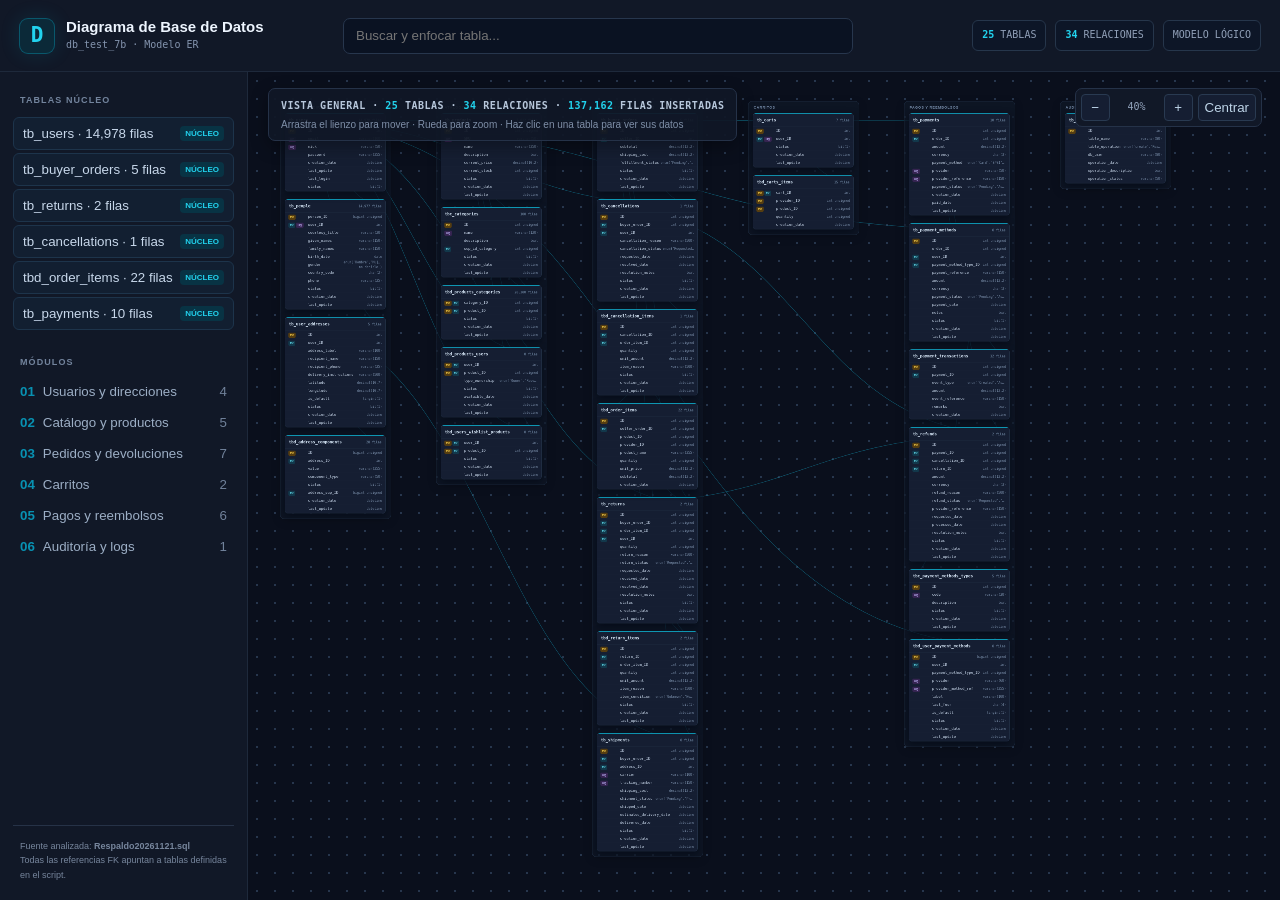
<file: Practica-04/Backups/diagrama_er.html>
<!doctype html><html lang="es"><head><meta charset="utf-8"><meta name="viewport" content="width=device-width,initial-scale=1"><title>Diagrama de Base de Datos</title><style>
:root{--bg:#0a0f1c;--surface:#111827;--card:#151e32;--border:#1e293b;--cyan:#06b6d4;--cyan2:#22d3ee;--fg:#dbe5f4;--muted:#7e8da7;--gold:#fbbf24;--purple:#a78bfa}*{box-sizing:border-box}body{margin:0;background:var(--bg);color:var(--fg);font:12px/1.45 'JetBrains Mono','Fira Code',Consolas,monospace;overflow:hidden}.top{position:fixed;z-index:10;inset:0 0 auto;height:72px;background:#111827;border-bottom:1px solid #1e293b;display:flex;align-items:center;padding:0 19px;gap:24px}.brand{display:flex;align-items:center;gap:11px;min-width:300px}.mark{width:36px;height:36px;border:1px solid #06b6d455;border-radius:9px;display:grid;place-items:center;background:#0b2938;color:#22d3ee;font-size:21px;font-weight:800;box-shadow:0 0 20px #06b6d422}.brand-title{font:600 15px Inter,Segoe UI,sans-serif;color:#eef5ff}.brand-sub{font-size:10px;color:#8494ae;margin-top:3px}.searchwrap{flex:1;max-width:510px}.search{width:100%;height:36px;border:1px solid #27364d;border-radius:7px;background:#0a1222;color:#dbeafe;padding:0 12px;font:11px inherit;outline:none}.search:focus{border-color:#0891b2;box-shadow:0 0 0 3px #06b6d41a}.topstats{margin-left:auto;display:flex;gap:9px;color:#91a0b8;font-size:10px}.stat{border:1px solid #26364b;border-radius:6px;background:#0d1627;padding:7px 9px;white-space:nowrap}.stat strong{color:#22d3ee}.shell{position:fixed;inset:72px 0 0;display:flex}.sidebar{width:248px;flex:none;background:#111827;border-right:1px solid #1e293b;padding:18px 13px;display:flex;flex-direction:column;overflow:auto}.label{font:700 9px Inter,Arial,sans-serif;letter-spacing:.12em;color:#73849d;margin:5px 7px 9px}.coreitem{display:flex;align-items:center;justify-content:space-between;width:100%;margin:3px 0;padding:8px 9px;background:#121f31;border:1px solid #1d344b;border-radius:6px;color:#c7d7ea;text-align:left;cursor:pointer;font:10px inherit}.coreitem:hover{border-color:#06b6d4;color:#67e8f9}.coretag{font:700 8px Inter,sans-serif;color:#22d3ee;background:#083344;padding:3px 5px;border-radius:4px}.modules{margin-top:19px}.module{width:100%;display:flex;align-items:center;gap:8px;border:0;background:transparent;color:#9caec5;text-align:left;padding:8px 7px;cursor:pointer;font:10px inherit;border-radius:5px}.module:hover,.module.active{background:#18263c;color:#e4f6ff}.modnum{color:#0891b2;font-weight:700}.modcount{margin-left:auto;color:#71829b}.sidefoot{margin-top:auto;padding:13px 7px 0;border-top:1px solid #263247;color:#77869d;font:9px/1.6 Inter,Arial,sans-serif}.canvas{position:relative;flex:1;overflow:hidden;background-color:#0a0f1c;background-image:radial-gradient(#27364d 0.8px,transparent .8px);background-size:18px 18px}.summary{position:absolute;left:20px;top:16px;z-index:3;background:#111827ef;border:1px solid #253248;border-radius:7px;padding:10px 12px;box-shadow:0 6px 18px #0005}.sumline{color:#b7c7db;font-weight:700;font-size:10px;letter-spacing:.05em}.sumline strong{color:#22d3ee}.help{font:10px Inter,Arial,sans-serif;color:#7f8fa8;margin-top:5px}.zoom{position:absolute;right:18px;top:16px;z-index:3;display:flex;gap:5px;background:#111827;border:1px solid #253248;border-radius:7px;padding:5px}.zbtn{height:27px;min-width:29px;border:1px solid #293a51;border-radius:4px;background:#151e32;color:#bed5e8;cursor:pointer;font:11px inherit}.zbtn:hover{color:#22d3ee;border-color:#06b6d4}.zval{min-width:44px;display:grid;place-items:center;color:#93a4bd;font-size:10px}.stage{position:absolute;inset:0;transform-origin:0 0;will-change:transform}.wires{position:absolute;left:0;top:0;overflow:visible;pointer-events:none}.relpath{fill:none;stroke:#1689a5;stroke-width:1.35;opacity:.55;vector-effect:non-scaling-stroke}.relpath.active{stroke:#22d3ee;stroke-width:2.2;opacity:1;filter:drop-shadow(0 0 5px #06b6d4)}.groupbox{position:absolute;border:1px solid #26364c;border-radius:10px;background:#101827aa;padding:31px 12px 14px;box-shadow:0 6px 25px #0002}.gtitle{position:absolute;left:13px;top:10px;color:#7186a2;font:700 9px Inter,Arial,sans-serif;letter-spacing:.1em;text-transform:uppercase}.table{position:absolute;width:252px;border:1px solid #28374e;border-radius:7px;background:#151e32;box-shadow:0 6px 18px #02061188;overflow:hidden;cursor:pointer;transition:opacity .16s,border-color .16s,box-shadow .16s}.table:hover,.table.selected{border-color:#06b6d4;box-shadow:0 0 0 1px #06b6d455,0 8px 24px #0008}.table.dim{opacity:.13}.table.match{border-color:#22d3ee;box-shadow:0 0 14px #06b6d455}.thead{height:34px;display:flex;align-items:center;padding:0 9px;border-top:2px solid #06b6d4;border-bottom:1px solid #26364c;color:#d8e8f8;font-weight:700;font-size:10px}.tcount{margin-left:auto;color:#60758f;font-size:8px}.colrow{height:20px;display:grid;grid-template-columns:45px 1fr auto;align-items:center;gap:4px;padding:0 8px;border-bottom:1px solid #ffffff08}.cname{color:#c4d3e6;font-size:9px}.ctype{color:#768aa5;font-size:8px;text-align:right;max-width:96px;overflow:hidden;text-overflow:ellipsis}.key{display:inline-block;font:bold 7px/13px Inter,Arial,sans-serif;padding:0 4px;border-radius:3px;margin-right:2px}.pk{background:#553d10;color:#fcd34d}.fk{background:#12384b;color:#67e8f9}.uq{background:#352451;color:#c4b5fd}.overlay{position:fixed;inset:0;background:#02061799;z-index:20;display:none;place-items:center}.overlay.open{display:grid}.modal{width:min(850px,94vw);max-height:88vh;overflow:auto;background:#111827;border:1px solid #2b405a;border-radius:12px;box-shadow:0 22px 70px #000b}.modalhead{position:sticky;top:0;background:#111827f2;backdrop-filter:blur(10px);padding:15px 18px;border-bottom:1px solid #26364c;display:flex;align-items:center}.modalhead h2{margin:0;font-size:15px;color:#e6f4ff}.modalmeta{color:#8192aa;font-size:9px;margin-top:4px}.close{margin-left:auto;background:transparent;color:#9caec5;border:1px solid #34435a;border-radius:5px;width:30px;height:28px;cursor:pointer}.modalbody{padding:15px 18px 19px}.mtitle{margin:14px 0 7px;color:#22d3ee;text-transform:uppercase;font:bold 9px Inter,Arial,sans-serif;letter-spacing:.11em}.detail{width:100%;border-collapse:collapse;font-size:9px}.detail th{text-align:left;background:#172338;color:#93a9c2;position:sticky;top:59px}.detail td,.detail th{padding:7px;border-bottom:1px solid #29364a;vertical-align:top}.detail td{color:#ccd9e9}.detail code{overflow-wrap:anywhere}.idx{color:#93a4bc;font-size:9px;margin:4px 0}.unresolved{color:#fbbf24}.canvas.panning{cursor:grabbing}
</style></head><body><header class="top"><div class="brand"><div class="mark">D</div><div><div class="brand-title">Diagrama de Base de Datos</div><div class="brand-sub"><span id="dbName"></span> · Modelo ER</div></div></div><div class="searchwrap"><input id="search" class="search" placeholder="Buscar y enfocar tabla..."></div><div class="topstats"><span class="stat"><strong id="tableCount"></strong> TABLAS</span><span class="stat"><strong id="relCount"></strong> RELACIONES</span><span class="stat">MODELO LÓGICO</span></div></header><div class="shell"><aside class="sidebar"><div class="label">TABLAS NÚCLEO</div><div id="core"></div><div class="modules"><div class="label">MÓDULOS</div><div id="modules"></div></div><div class="sidefoot">Fuente analizada: <b>Respaldo20261121.sql</b><br><span id="externalNote"></span></div></aside><main class="canvas" id="canvas"><div class="summary"><div class="sumline">VISTA GENERAL · <strong id="sumTables"></strong> TABLAS · <strong id="sumRels"></strong> RELACIONES · <strong id="sumRows"></strong> FILAS INSERTADAS</div><div class="help">Arrastra el lienzo para mover · Rueda para zoom · Haz clic en una tabla para ver sus datos</div></div><div class="zoom"><button class="zbtn" id="minus">−</button><span class="zval" id="zoomValue">100%</span><button class="zbtn" id="plus">+</button><button class="zbtn" id="center">Centrar</button></div><div class="stage" id="stage"><svg class="wires" id="wires"></svg></div></main></div><div class="overlay" id="overlay"><article class="modal" id="modal"></article></div>
<script>
const DB={"name":"db_test_7b","tables":[{"name":"tb_buyer_orders","cols":[{"name":"ID","type":"int unsigned","nullable":false,"keys":["PK"]},{"name":"seller_ID","type":"int","nullable":false,"keys":["FK"]},{"name":"subtotal","type":"decimal(12,2)","nullable":false,"keys":[]},{"name":"shipping_cost","type":"decimal(12,2)","nullable":false,"keys":[]},{"name":"fulfillment_status","type":"enum('Pending','Accepted','Preparing','Sent','Delivered','Canceled','Returned')","nullable":false,"keys":[]},{"name":"status","type":"bit(1)","nullable":false,"keys":[]},{"name":"creation_date","type":"datetime","nullable":false,"keys":[]},{"name":"last_update","type":"datetime","nullable":true,"keys":[]}],"pk":["ID"],"fks":[{"name":"tb_buyer_orders_ibfk_1","columns":["seller_ID"],"target":"tb_users","refs":["ID"]}],"indexes":[{"name":"seller_ID","columns":["seller_ID"],"unique":false}],"engine":"InnoDB","count":0,"module":"Pedidos y devoluciones"},{"name":"tb_cancellations","cols":[{"name":"ID","type":"int unsigned","nullable":false,"keys":["PK"]},{"name":"buyer_order_ID","type":"int unsigned","nullable":false,"keys":["FK"]},{"name":"user_ID","type":"int","nullable":false,"keys":["FK"]},{"name":"cancellation_reason","type":"varchar(500)","nullable":false,"keys":[]},{"name":"cancellation_status","type":"enum('Requested','Approved','Rejected','Completed')","nullable":false,"keys":[]},{"name":"requested_date","type":"datetime","nullable":false,"keys":[]},{"name":"resolved_date","type":"datetime","nullable":true,"keys":[]},{"name":"resolution_notes","type":"text","nullable":true,"keys":[]},{"name":"status","type":"bit(1)","nullable":false,"keys":[]},{"name":"creation_date","type":"datetime","nullable":false,"keys":[]},{"name":"last_update","type":"datetime","nullable":true,"keys":[]}],"pk":["ID"],"fks":[{"name":"fk_cancellations_order","columns":["buyer_order_ID"],"target":"tb_buyer_orders","refs":["ID"]},{"name":"fk_cancellations_user","columns":["user_ID"],"target":"tb_users","refs":["ID"]}],"indexes":[{"name":"idx_cancellation_order","columns":["buyer_order_ID"],"unique":false},{"name":"idx_cancellation_user","columns":["user_ID"],"unique":false}],"engine":"InnoDB","count":0,"module":"Pedidos y devoluciones"},{"name":"tb_carts","cols":[{"name":"ID","type":"int","nullable":false,"keys":["PK"]},{"name":"user_ID","type":"int","nullable":false,"keys":["FK","UQ"]},{"name":"status","type":"bit(1)","nullable":true,"keys":[]},{"name":"creation_date","type":"datetime","nullable":false,"keys":[]},{"name":"last_update","type":"datetime","nullable":true,"keys":[]}],"pk":["ID"],"fks":[{"name":"tb_carts_ibfk_1","columns":["user_ID"],"target":"tb_users","refs":["ID"]}],"indexes":[{"name":"uk_cart_user","columns":["user_ID"],"unique":true}],"engine":"InnoDB","count":0,"module":"Carritos"},{"name":"tb_logs","cols":[{"name":"ID","type":"int","nullable":false,"keys":["PK"]},{"name":"table_name","type":"varchar(80)","nullable":false,"keys":[]},{"name":"table_operation","type":"enum('create','Read','update','Delete','INSERT')","nullable":true,"keys":[]},{"name":"db_user","type":"varchar(80)","nullable":false,"keys":[]},{"name":"operation_date","type":"datetime","nullable":false,"keys":[]},{"name":"operation_description","type":"text","nullable":false,"keys":[]},{"name":"operation_status","type":"varchar(50)","nullable":true,"keys":[]}],"pk":["ID"],"fks":[],"indexes":[{"name":"idx_logs_operation_date","columns":["operation_date"],"unique":false},{"name":"idx_logs_db_user","columns":["db_user"],"unique":false},{"name":"idx_logs_table_op","columns":["table_name","table_operation"],"unique":false}],"engine":"InnoDB","count":0,"module":"Auditoría y logs"},{"name":"tb_payment_methods","cols":[{"name":"ID","type":"int unsigned","nullable":false,"keys":["PK"]},{"name":"order_ID","type":"int unsigned","nullable":false,"keys":[]},{"name":"user_ID","type":"int","nullable":false,"keys":["FK"]},{"name":"payment_method_type_ID","type":"int unsigned","nullable":false,"keys":["FK"]},{"name":"payment_reference","type":"varchar(150)","nullable":true,"keys":[]},{"name":"amount","type":"decimal(12,2)","nullable":false,"keys":[]},{"name":"currency","type":"char(3)","nullable":false,"keys":[]},{"name":"payment_status","type":"enum('Pending','Authorized','Paid','Failed','Cancelled','Refunded')","nullable":false,"keys":[]},{"name":"payment_date","type":"datetime","nullable":true,"keys":[]},{"name":"notes","type":"text","nullable":true,"keys":[]},{"name":"status","type":"bit(1)","nullable":false,"keys":[]},{"name":"creation_date","type":"datetime","nullable":false,"keys":[]},{"name":"last_update","type":"datetime","nullable":true,"keys":[]}],"pk":["ID"],"fks":[{"name":"fk_payment_methods_type","columns":["payment_method_type_ID"],"target":"tbc_payment_methods_types","refs":["ID"]},{"name":"fk_payment_methods_user","columns":["user_ID"],"target":"tb_users","refs":["ID"]}],"indexes":[{"name":"idx_payment_methods_order","columns":["order_ID"],"unique":false},{"name":"idx_payment_methods_user","columns":["user_ID"],"unique":false},{"name":"idx_payment_methods_type","columns":["payment_method_type_ID"],"unique":false}],"engine":"InnoDB","count":0,"module":"Pagos y reembolsos"},{"name":"tb_payment_transactions","cols":[{"name":"ID","type":"int unsigned","nullable":false,"keys":["PK"]},{"name":"payment_ID","type":"int unsigned","nullable":false,"keys":["FK"]},{"name":"event_type","type":"enum('Created','Authorized','Captured','Failed','Refunded','PartiallyRefunded')","nullable":false,"keys":[]},{"name":"amount","type":"decimal(12,2)","nullable":false,"keys":[]},{"name":"event_reference","type":"varchar(150)","nullable":true,"keys":[]},{"name":"remarks","type":"text","nullable":true,"keys":[]},{"name":"creation_date","type":"datetime","nullable":false,"keys":[]}],"pk":["ID"],"fks":[{"name":"fk_transactions_payments","columns":["payment_ID"],"target":"tb_payments","refs":["ID"]}],"indexes":[{"name":"fk_transactions_payments","columns":["payment_ID"],"unique":false}],"engine":"InnoDB","count":0,"module":"Pagos y reembolsos"},{"name":"tb_payments","cols":[{"name":"ID","type":"int unsigned","nullable":false,"keys":["PK"]},{"name":"order_ID","type":"int unsigned","nullable":false,"keys":["FK"]},{"name":"amount","type":"decimal(12,2)","nullable":false,"keys":[]},{"name":"currency","type":"char(3)","nullable":false,"keys":[]},{"name":"payment_method","type":"enum('Card','SPEI','Transfer','Cash')","nullable":false,"keys":[]},{"name":"provider","type":"varchar(50)","nullable":true,"keys":["UQ"]},{"name":"provider_reference","type":"varchar(150)","nullable":true,"keys":["UQ"]},{"name":"payment_status","type":"enum('Pending','Authorized','Paid','Failed','Refunded','PartiallyRefunded')","nullable":false,"keys":[]},{"name":"creation_date","type":"datetime","nullable":false,"keys":[]},{"name":"paid_date","type":"datetime","nullable":true,"keys":[]},{"name":"last_update","type":"datetime","nullable":true,"keys":[]}],"pk":["ID"],"fks":[{"name":"fk_payments_buyer_orders","columns":["order_ID"],"target":"tb_buyer_orders","refs":["ID"]}],"indexes":[{"name":"uk_payment_reference","columns":["provider","provider_reference"],"unique":true},{"name":"fk_payments_buyer_orders","columns":["order_ID"],"unique":false}],"engine":"InnoDB","count":0,"module":"Pagos y reembolsos"},{"name":"tb_people","cols":[{"name":"person_ID","type":"bigint unsigned","nullable":false,"keys":["PK"]},{"name":"user_ID","type":"int","nullable":true,"keys":["FK","UQ"]},{"name":"courtesy_title","type":"varchar(20)","nullable":true,"keys":[]},{"name":"given_names","type":"varchar(150)","nullable":false,"keys":[]},{"name":"family_names","type":"varchar(150)","nullable":true,"keys":[]},{"name":"birth_date","type":"date","nullable":true,"keys":[]},{"name":"gender","type":"enum('Hombre','Mujer','Prefiero no decirlo')","nullable":false,"keys":[]},{"name":"country_code","type":"char(2)","nullable":true,"keys":[]},{"name":"phone","type":"varchar(25)","nullable":true,"keys":[]},{"name":"status","type":"bit(1)","nullable":true,"keys":[]},{"name":"creation_date","type":"datetime","nullable":true,"keys":[]},{"name":"last_update","type":"datetime","nullable":true,"keys":[]}],"pk":["person_ID"],"fks":[{"name":"fk_people_users","columns":["user_ID"],"target":"tb_users","refs":["ID"]}],"indexes":[{"name":"uk_person_user","columns":["user_ID"],"unique":true}],"engine":"InnoDB","count":0,"module":"Usuarios y direcciones"},{"name":"tb_products","cols":[{"name":"ID","type":"int unsigned","nullable":false,"keys":["PK"]},{"name":"SKU","type":"varchar(50)","nullable":false,"keys":["UQ"]},{"name":"name","type":"varchar(250)","nullable":false,"keys":[]},{"name":"description","type":"text","nullable":true,"keys":[]},{"name":"current_price","type":"decimal(10,2)","nullable":false,"keys":[]},{"name":"current_stock","type":"int unsigned","nullable":false,"keys":[]},{"name":"status","type":"bit(1)","nullable":true,"keys":[]},{"name":"creation_date","type":"datetime","nullable":false,"keys":[]},{"name":"last_update","type":"datetime","nullable":false,"keys":[]}],"pk":["ID"],"fks":[],"indexes":[{"name":"SKU","columns":["SKU"],"unique":true},{"name":"idx_products_sku","columns":["SKU"],"unique":false}],"engine":"InnoDB","count":0,"module":"Catálogo y productos"},{"name":"tb_refunds","cols":[{"name":"ID","type":"int unsigned","nullable":false,"keys":["PK"]},{"name":"payment_ID","type":"int unsigned","nullable":false,"keys":["FK"]},{"name":"cancellation_ID","type":"int unsigned","nullable":true,"keys":["FK"]},{"name":"return_ID","type":"int unsigned","nullable":true,"keys":["FK"]},{"name":"amount","type":"decimal(12,2)","nullable":false,"keys":[]},{"name":"currency","type":"char(3)","nullable":false,"keys":[]},{"name":"refund_reason","type":"varchar(500)","nullable":false,"keys":[]},{"name":"refund_status","type":"enum('Requested','Approved','Processing','Completed','Rejected','Failed')","nullable":false,"keys":[]},{"name":"provider_reference","type":"varchar(150)","nullable":true,"keys":[]},{"name":"requested_date","type":"datetime","nullable":false,"keys":[]},{"name":"processed_date","type":"datetime","nullable":true,"keys":[]},{"name":"resolution_notes","type":"text","nullable":true,"keys":[]},{"name":"status","type":"bit(1)","nullable":false,"keys":[]},{"name":"creation_date","type":"datetime","nullable":false,"keys":[]},{"name":"last_update","type":"datetime","nullable":true,"keys":[]}],"pk":["ID"],"fks":[{"name":"fk_refunds_cancellation","columns":["cancellation_ID"],"target":"tb_cancellations","refs":["ID"]},{"name":"fk_refunds_payment","columns":["payment_ID"],"target":"tb_payments","refs":["ID"]},{"name":"fk_refunds_return","columns":["return_ID"],"target":"tb_returns","refs":["ID"]}],"indexes":[{"name":"idx_refund_payment","columns":["payment_ID"],"unique":false},{"name":"idx_refund_cancellation","columns":["cancellation_ID"],"unique":false},{"name":"idx_refund_return","columns":["return_ID"],"unique":false}],"engine":"InnoDB","count":0,"module":"Pagos y reembolsos"},{"name":"tb_returns","cols":[{"name":"ID","type":"int unsigned","nullable":false,"keys":["PK"]},{"name":"buyer_order_ID","type":"int unsigned","nullable":false,"keys":["FK"]},{"name":"order_item_ID","type":"int unsigned","nullable":false,"keys":["FK"]},{"name":"user_ID","type":"int","nullable":false,"keys":["FK"]},{"name":"quantity","type":"int unsigned","nullable":false,"keys":[]},{"name":"return_reason","type":"varchar(500)","nullable":false,"keys":[]},{"name":"return_status","type":"enum('Requested','Authorized','Rejected','InTransit','Received','Inspected','Completed')","nullable":false,"keys":[]},{"name":"requested_date","type":"datetime","nullable":false,"keys":[]},{"name":"received_date","type":"datetime","nullable":true,"keys":[]},{"name":"resolved_date","type":"datetime","nullable":true,"keys":[]},{"name":"resolution_notes","type":"text","nullable":true,"keys":[]},{"name":"status","type":"bit(1)","nullable":false,"keys":[]},{"name":"creation_date","type":"datetime","nullable":false,"keys":[]},{"name":"last_update","type":"datetime","nullable":true,"keys":[]}],"pk":["ID"],"fks":[{"name":"fk_returns_item","columns":["order_item_ID"],"target":"tbd_order_items","refs":["ID"]},{"name":"fk_returns_order","columns":["buyer_order_ID"],"target":"tb_buyer_orders","refs":["ID"]},{"name":"fk_returns_user","columns":["user_ID"],"target":"tb_users","refs":["ID"]}],"indexes":[{"name":"idx_return_order","columns":["buyer_order_ID"],"unique":false},{"name":"idx_return_item","columns":["order_item_ID"],"unique":false},{"name":"idx_return_user","columns":["user_ID"],"unique":false}],"engine":"InnoDB","count":0,"module":"Pedidos y devoluciones"},{"name":"tb_shipments","cols":[{"name":"ID","type":"int unsigned","nullable":false,"keys":["PK"]},{"name":"buyer_order_ID","type":"int unsigned","nullable":false,"keys":["FK"]},{"name":"address_ID","type":"int","nullable":false,"keys":["FK"]},{"name":"carrier","type":"varchar(100)","nullable":true,"keys":["UQ"]},{"name":"tracking_number","type":"varchar(150)","nullable":true,"keys":["UQ"]},{"name":"shipping_cost","type":"decimal(12,2)","nullable":false,"keys":[]},{"name":"shipment_status","type":"enum('Pending','Preparing','Shipped','InTransit','Delivered','Failed','Returned')","nullable":false,"keys":[]},{"name":"shipped_date","type":"datetime","nullable":true,"keys":[]},{"name":"estimated_delivery_date","type":"datetime","nullable":true,"keys":[]},{"name":"delivered_date","type":"datetime","nullable":true,"keys":[]},{"name":"status","type":"bit(1)","nullable":false,"keys":[]},{"name":"creation_date","type":"datetime","nullable":false,"keys":[]},{"name":"last_update","type":"datetime","nullable":true,"keys":[]}],"pk":["ID"],"fks":[{"name":"fk_shipments_address","columns":["address_ID"],"target":"tb_user_addresses","refs":["ID"]},{"name":"fk_shipments_order","columns":["buyer_order_ID"],"target":"tb_buyer_orders","refs":["ID"]}],"indexes":[{"name":"uk_shipment_tracking","columns":["carrier","tracking_number"],"unique":true},{"name":"idx_shipment_order","columns":["buyer_order_ID"],"unique":false},{"name":"idx_shipment_address","columns":["address_ID"],"unique":false}],"engine":"InnoDB","count":0,"module":"Pedidos y devoluciones"},{"name":"tb_user_addresses","cols":[{"name":"ID","type":"int","nullable":false,"keys":["PK"]},{"name":"user_ID","type":"int","nullable":false,"keys":["FK"]},{"name":"address_label","type":"varchar(100)","nullable":false,"keys":[]},{"name":"recipient_name","type":"varchar(150)","nullable":true,"keys":[]},{"name":"recipient_phone","type":"varchar(25)","nullable":true,"keys":[]},{"name":"delivery_instructions","type":"varchar(500)","nullable":true,"keys":[]},{"name":"latitude","type":"decimal(10,7)","nullable":true,"keys":[]},{"name":"longitude","type":"decimal(10,7)","nullable":true,"keys":[]},{"name":"is_default","type":"tinyint(1)","nullable":false,"keys":[]},{"name":"status","type":"bit(1)","nullable":false,"keys":[]},{"name":"creation_date","type":"datetime","nullable":false,"keys":[]},{"name":"last_update","type":"datetime","nullable":true,"keys":[]}],"pk":["ID"],"fks":[{"name":"fk_addresses_users","columns":["user_ID"],"target":"tb_users","refs":["ID"]}],"indexes":[{"name":"idx_user_addresses","columns":["user_ID"],"unique":false}],"engine":"InnoDB","count":0,"module":"Usuarios y direcciones"},{"name":"tb_users","cols":[{"name":"ID","type":"int","nullable":false,"keys":["PK"]},{"name":"email","type":"varchar(100)","nullable":false,"keys":["UQ"]},{"name":"nick","type":"varchar(50)","nullable":false,"keys":["UQ"]},{"name":"password","type":"varchar(255)","nullable":false,"keys":[]},{"name":"creation_date","type":"datetime","nullable":false,"keys":[]},{"name":"last_update","type":"datetime","nullable":true,"keys":[]},{"name":"last_login","type":"datetime","nullable":true,"keys":[]},{"name":"status","type":"bit(1)","nullable":true,"keys":[]}],"pk":["ID"],"fks":[],"indexes":[{"name":"email","columns":["email"],"unique":true},{"name":"nick","columns":["nick"],"unique":true}],"engine":"InnoDB","count":0,"module":"Usuarios y direcciones"},{"name":"tbc_categories","cols":[{"name":"ID","type":"int unsigned","nullable":false,"keys":["PK"]},{"name":"name","type":"varchar(120)","nullable":false,"keys":["UQ"]},{"name":"description","type":"text","nullable":true,"keys":[]},{"name":"sup_id_category","type":"int unsigned","nullable":true,"keys":["FK"]},{"name":"status","type":"bit(1)","nullable":false,"keys":[]},{"name":"creation_date","type":"datetime","nullable":false,"keys":[]},{"name":"last_update","type":"datetime","nullable":false,"keys":[]}],"pk":["ID"],"fks":[{"name":"fk_superior_category","columns":["sup_id_category"],"target":"tbc_categories","refs":["ID"]}],"indexes":[{"name":"name","columns":["name"],"unique":true},{"name":"fk_superior_category","columns":["sup_id_category"],"unique":false}],"engine":"InnoDB","count":0,"module":"Catálogo y productos"},{"name":"tbc_payment_methods_types","cols":[{"name":"ID","type":"int unsigned","nullable":false,"keys":["PK"]},{"name":"code","type":"varchar(30)","nullable":false,"keys":["UQ"]},{"name":"description","type":"text","nullable":false,"keys":[]},{"name":"status","type":"bit(1)","nullable":false,"keys":[]},{"name":"creation_date","type":"datetime","nullable":false,"keys":[]},{"name":"last_update","type":"datetime","nullable":true,"keys":[]}],"pk":["ID"],"fks":[],"indexes":[{"name":"code_UNIQUE","columns":["code"],"unique":true}],"engine":"InnoDB","count":0,"module":"Pagos y reembolsos"},{"name":"tbd_address_components","cols":[{"name":"ID","type":"bigint unsigned","nullable":false,"keys":["PK"]},{"name":"address_ID","type":"int","nullable":false,"keys":["FK"]},{"name":"value","type":"varchar(255)","nullable":false,"keys":[]},{"name":"component_type","type":"varchar(50)","nullable":false,"keys":[]},{"name":"status","type":"bit(1)","nullable":false,"keys":[]},{"name":"address_sup_ID","type":"bigint unsigned","nullable":true,"keys":["FK"]},{"name":"creation_date","type":"datetime","nullable":false,"keys":[]},{"name":"last_update","type":"datetime","nullable":true,"keys":[]}],"pk":["ID"],"fks":[{"name":"fk_component_address","columns":["address_ID"],"target":"tb_user_addresses","refs":["ID"]},{"name":"fk_component_parent","columns":["address_sup_ID"],"target":"tbd_address_components","refs":["ID"]}],"indexes":[{"name":"idx_address_ID","columns":["address_ID"],"unique":false},{"name":"idx_address_parent","columns":["address_ID","address_sup_ID"],"unique":false},{"name":"fk_component_parent","columns":["address_sup_ID"],"unique":false}],"engine":"InnoDB","count":0,"module":"Usuarios y direcciones"},{"name":"tbd_cancellation_items","cols":[{"name":"ID","type":"int unsigned","nullable":false,"keys":["PK"]},{"name":"cancellation_ID","type":"int unsigned","nullable":false,"keys":["FK"]},{"name":"order_item_ID","type":"int unsigned","nullable":false,"keys":["FK"]},{"name":"quantity","type":"int unsigned","nullable":false,"keys":[]},{"name":"unit_amount","type":"decimal(12,2)","nullable":false,"keys":[]},{"name":"item_reason","type":"varchar(500)","nullable":true,"keys":[]},{"name":"status","type":"bit(1)","nullable":false,"keys":[]},{"name":"creation_date","type":"datetime","nullable":false,"keys":[]},{"name":"last_update","type":"datetime","nullable":true,"keys":[]}],"pk":["ID"],"fks":[{"name":"fk_cancellation_items_cancellation","columns":["cancellation_ID"],"target":"tb_cancellations","refs":["ID"]},{"name":"fk_cancellation_items_order_item","columns":["order_item_ID"],"target":"tbd_order_items","refs":["ID"]}],"indexes":[{"name":"idx_cancellation_items_cancellation","columns":["cancellation_ID"],"unique":false},{"name":"idx_cancellation_items_order_item","columns":["order_item_ID"],"unique":false}],"engine":"InnoDB","count":0,"module":"Pedidos y devoluciones"},{"name":"tbd_carts_items","cols":[{"name":"cart_ID","type":"int","nullable":false,"keys":["PK","FK"]},{"name":"provider_ID","type":"int unsigned","nullable":false,"keys":["PK"]},{"name":"product_ID","type":"int unsigned","nullable":false,"keys":["PK"]},{"name":"quantity","type":"int unsigned","nullable":false,"keys":[]},{"name":"creation_date","type":"datetime","nullable":false,"keys":[]}],"pk":["cart_ID","provider_ID","product_ID"],"fks":[{"name":"tbd_carts_items_ibfk_1","columns":["cart_ID"],"target":"tb_carts","refs":["ID"]}],"indexes":[{"name":"provider_ID","columns":["provider_ID"],"unique":false},{"name":"product_ID","columns":["product_ID"],"unique":false}],"engine":"InnoDB","count":0,"module":"Carritos"},{"name":"tbd_order_items","cols":[{"name":"ID","type":"int unsigned","nullable":false,"keys":["PK"]},{"name":"seller_order_ID","type":"int unsigned","nullable":false,"keys":["FK"]},{"name":"product_ID","type":"int unsigned","nullable":false,"keys":[]},{"name":"provider_ID","type":"int unsigned","nullable":false,"keys":[]},{"name":"product_name","type":"varchar(255)","nullable":false,"keys":[]},{"name":"quantity","type":"int unsigned","nullable":false,"keys":[]},{"name":"unit_price","type":"decimal(12,2)","nullable":false,"keys":[]},{"name":"subtotal","type":"decimal(12,2)","nullable":true,"keys":[]},{"name":"creation_date","type":"datetime","nullable":false,"keys":[]}],"pk":["ID"],"fks":[{"name":"tbd_order_items_ibfk_1","columns":["seller_order_ID"],"target":"tb_buyer_orders","refs":["ID"]}],"indexes":[{"name":"seller_order_ID","columns":["seller_order_ID"],"unique":false},{"name":"product_ID","columns":["product_ID"],"unique":false},{"name":"provider_ID","columns":["provider_ID"],"unique":false}],"engine":"InnoDB","count":0,"module":"Pedidos y devoluciones"},{"name":"tbd_products_categories","cols":[{"name":"category_ID","type":"int unsigned","nullable":false,"keys":["PK","FK"]},{"name":"product_ID","type":"int unsigned","nullable":false,"keys":["PK","FK"]},{"name":"status","type":"bit(1)","nullable":false,"keys":[]},{"name":"creation_date","type":"datetime","nullable":false,"keys":[]},{"name":"last_update","type":"datetime","nullable":false,"keys":[]}],"pk":["category_ID","product_ID"],"fks":[{"name":"fk_category_prod","columns":["category_ID"],"target":"tbc_categories","refs":["ID"]},{"name":"fk_product_cat","columns":["product_ID"],"target":"tb_products","refs":["ID"]}],"indexes":[{"name":"idx_product","columns":["product_ID"],"unique":false}],"engine":"InnoDB","count":0,"module":"Catálogo y productos"},{"name":"tbd_products_users","cols":[{"name":"user_ID","type":"int","nullable":false,"keys":["PK","FK"]},{"name":"product_ID","type":"int unsigned","nullable":false,"keys":["PK","FK"]},{"name":"type_ownership","type":"enum('Owner','Reseller','Distributor')","nullable":false,"keys":[]},{"name":"status","type":"bit(1)","nullable":false,"keys":[]},{"name":"avalaible_date","type":"datetime","nullable":false,"keys":[]},{"name":"creation_date","type":"datetime","nullable":false,"keys":[]},{"name":"last_update","type":"datetime","nullable":false,"keys":[]}],"pk":["user_ID","product_ID"],"fks":[{"name":"fk_products_users_product","columns":["product_ID"],"target":"tb_products","refs":["ID"]},{"name":"fk_products_users_user","columns":["user_ID"],"target":"tb_users","refs":["ID"]}],"indexes":[{"name":"fk_products_users_product","columns":["product_ID"],"unique":false}],"engine":"InnoDB","count":0,"module":"Catálogo y productos"},{"name":"tbd_return_items","cols":[{"name":"ID","type":"int unsigned","nullable":false,"keys":["PK"]},{"name":"return_ID","type":"int unsigned","nullable":false,"keys":["FK"]},{"name":"order_item_ID","type":"int unsigned","nullable":false,"keys":["FK"]},{"name":"quantity","type":"int unsigned","nullable":false,"keys":[]},{"name":"unit_amount","type":"decimal(12,2)","nullable":false,"keys":[]},{"name":"item_reason","type":"varchar(500)","nullable":true,"keys":[]},{"name":"item_condition","type":"enum('Unknown','New','Opened','Damaged')","nullable":false,"keys":[]},{"name":"status","type":"bit(1)","nullable":false,"keys":[]},{"name":"creation_date","type":"datetime","nullable":false,"keys":[]},{"name":"last_update","type":"datetime","nullable":true,"keys":[]}],"pk":["ID"],"fks":[{"name":"fk_return_items_order_item","columns":["order_item_ID"],"target":"tbd_order_items","refs":["ID"]},{"name":"fk_return_items_return","columns":["return_ID"],"target":"tb_returns","refs":["ID"]}],"indexes":[{"name":"idx_return_items_return","columns":["return_ID"],"unique":false},{"name":"idx_return_items_order_item","columns":["order_item_ID"],"unique":false}],"engine":"InnoDB","count":0,"module":"Pedidos y devoluciones"},{"name":"tbd_user_payment_methods","cols":[{"name":"ID","type":"bigint unsigned","nullable":false,"keys":["PK"]},{"name":"user_ID","type":"int","nullable":false,"keys":["FK"]},{"name":"payment_method_type_ID","type":"int unsigned","nullable":false,"keys":[]},{"name":"provider","type":"varchar(60)","nullable":false,"keys":["UQ"]},{"name":"provider_method_ref","type":"varchar(255)","nullable":false,"keys":["UQ"]},{"name":"label","type":"varchar(100)","nullable":true,"keys":[]},{"name":"last_four","type":"char(4)","nullable":true,"keys":[]},{"name":"is_default","type":"tinyint(1)","nullable":false,"keys":[]},{"name":"status","type":"bit(1)","nullable":false,"keys":[]},{"name":"creation_date","type":"datetime","nullable":false,"keys":[]},{"name":"last_update","type":"datetime","nullable":true,"keys":[]}],"pk":["ID"],"fks":[{"name":"fk_user_payment_user","columns":["user_ID"],"target":"tb_users","refs":["ID"]}],"indexes":[{"name":"uk_provider_method","columns":["provider","provider_method_ref"],"unique":true},{"name":"fk_user_payment_user","columns":["user_ID"],"unique":false}],"engine":"InnoDB","count":0,"module":"Pagos y reembolsos"},{"name":"tbd_users_wishlist_products","cols":[{"name":"user_ID","type":"int","nullable":false,"keys":["PK","FK"]},{"name":"product_ID","type":"int unsigned","nullable":false,"keys":["PK","FK"]},{"name":"status","type":"bit(1)","nullable":false,"keys":[]},{"name":"creation_date","type":"datetime","nullable":false,"keys":[]},{"name":"last_update","type":"datetime","nullable":false,"keys":[]}],"pk":["user_ID","product_ID"],"fks":[{"name":"fk_products3","columns":["product_ID"],"target":"tb_products","refs":["ID"]},{"name":"fk_user2","columns":["user_ID"],"target":"tb_users","refs":["ID"]}],"indexes":[{"name":"fk_products3","columns":["product_ID"],"unique":false}],"engine":"InnoDB","count":0,"module":"Catálogo y productos"}],"relations":[{"source":"tb_buyer_orders","target":"tb_users","columns":["seller_ID"],"refs":["ID"],"name":"tb_buyer_orders_ibfk_1"},{"source":"tb_cancellations","target":"tb_buyer_orders","columns":["buyer_order_ID"],"refs":["ID"],"name":"fk_cancellations_order"},{"source":"tb_cancellations","target":"tb_users","columns":["user_ID"],"refs":["ID"],"name":"fk_cancellations_user"},{"source":"tb_carts","target":"tb_users","columns":["user_ID"],"refs":["ID"],"name":"tb_carts_ibfk_1"},{"source":"tb_payment_methods","target":"tbc_payment_methods_types","columns":["payment_method_type_ID"],"refs":["ID"],"name":"fk_payment_methods_type"},{"source":"tb_payment_methods","target":"tb_users","columns":["user_ID"],"refs":["ID"],"name":"fk_payment_methods_user"},{"source":"tb_payment_transactions","target":"tb_payments","columns":["payment_ID"],"refs":["ID"],"name":"fk_transactions_payments"},{"source":"tb_payments","target":"tb_buyer_orders","columns":["order_ID"],"refs":["ID"],"name":"fk_payments_buyer_orders"},{"source":"tb_people","target":"tb_users","columns":["user_ID"],"refs":["ID"],"name":"fk_people_users"},{"source":"tb_refunds","target":"tb_cancellations","columns":["cancellation_ID"],"refs":["ID"],"name":"fk_refunds_cancellation"},{"source":"tb_refunds","target":"tb_payments","columns":["payment_ID"],"refs":["ID"],"name":"fk_refunds_payment"},{"source":"tb_refunds","target":"tb_returns","columns":["return_ID"],"refs":["ID"],"name":"fk_refunds_return"},{"source":"tb_returns","target":"tbd_order_items","columns":["order_item_ID"],"refs":["ID"],"name":"fk_returns_item"},{"source":"tb_returns","target":"tb_buyer_orders","columns":["buyer_order_ID"],"refs":["ID"],"name":"fk_returns_order"},{"source":"tb_returns","target":"tb_users","columns":["user_ID"],"refs":["ID"],"name":"fk_returns_user"},{"source":"tb_shipments","target":"tb_user_addresses","columns":["address_ID"],"refs":["ID"],"name":"fk_shipments_address"},{"source":"tb_shipments","target":"tb_buyer_orders","columns":["buyer_order_ID"],"refs":["ID"],"name":"fk_shipments_order"},{"source":"tb_user_addresses","target":"tb_users","columns":["user_ID"],"refs":["ID"],"name":"fk_addresses_users"},{"source":"tbc_categories","target":"tbc_categories","columns":["sup_id_category"],"refs":["ID"],"name":"fk_superior_category"},{"source":"tbd_address_components","target":"tb_user_addresses","columns":["address_ID"],"refs":["ID"],"name":"fk_component_address"},{"source":"tbd_address_components","target":"tbd_address_components","columns":["address_sup_ID"],"refs":["ID"],"name":"fk_component_parent"},{"source":"tbd_cancellation_items","target":"tb_cancellations","columns":["cancellation_ID"],"refs":["ID"],"name":"fk_cancellation_items_cancellation"},{"source":"tbd_cancellation_items","target":"tbd_order_items","columns":["order_item_ID"],"refs":["ID"],"name":"fk_cancellation_items_order_item"},{"source":"tbd_carts_items","target":"tb_carts","columns":["cart_ID"],"refs":["ID"],"name":"tbd_carts_items_ibfk_1"},{"source":"tbd_order_items","target":"tb_buyer_orders","columns":["seller_order_ID"],"refs":["ID"],"name":"tbd_order_items_ibfk_1"},{"source":"tbd_products_categories","target":"tbc_categories","columns":["category_ID"],"refs":["ID"],"name":"fk_category_prod"},{"source":"tbd_products_categories","target":"tb_products","columns":["product_ID"],"refs":["ID"],"name":"fk_product_cat"},{"source":"tbd_products_users","target":"tb_products","columns":["product_ID"],"refs":["ID"],"name":"fk_products_users_product"},{"source":"tbd_products_users","target":"tb_users","columns":["user_ID"],"refs":["ID"],"name":"fk_products_users_user"},{"source":"tbd_return_items","target":"tbd_order_items","columns":["order_item_ID"],"refs":["ID"],"name":"fk_return_items_order_item"},{"source":"tbd_return_items","target":"tb_returns","columns":["return_ID"],"refs":["ID"],"name":"fk_return_items_return"},{"source":"tbd_user_payment_methods","target":"tb_users","columns":["user_ID"],"refs":["ID"],"name":"fk_user_payment_user"},{"source":"tbd_users_wishlist_products","target":"tb_products","columns":["product_ID"],"refs":["ID"],"name":"fk_products3"},{"source":"tbd_users_wishlist_products","target":"tb_users","columns":["user_ID"],"refs":["ID"],"name":"fk_user2"}],"groups":{"Usuarios y direcciones":["tb_users","tb_people","tb_user_addresses","tbd_address_components"],"Catálogo y productos":["tb_products","tbc_categories","tbd_products_categories","tbd_products_users","tbd_users_wishlist_products"],"Pedidos y devoluciones":["tb_buyer_orders","tb_cancellations","tbd_cancellation_items","tbd_order_items","tb_returns","tbd_return_items","tb_shipments"],"Carritos":["tb_carts","tbd_carts_items"],"Pagos y reembolsos":["tb_payments","tb_payment_methods","tb_payment_transactions","tb_refunds","tbc_payment_methods_types","tbd_user_payment_methods"],"Auditoría y logs":["tb_logs"]},"core":["tb_users","tb_buyer_orders","tb_returns","tb_cancellations","tbd_order_items","tb_payments"],"external":[],"insertTableIds":[0,0,0,0,0,1,2,2,2,2,2,2,2,3,3,3,3,3,3,3,3,3,3,3,3,3,3,3,3,3,3,3,3,3,3,3,3,3,3,3,3,3,3,3,3,3,3,3,3,3,3,3,3,3,3,3,3,3,3,3,3,3,3,3,3,3,3,3,3,3,3,3,3,3,3,3,3,3,3,3,3,3,3,3,3,3,3,3,3,3,3,3,3,3,3,3,3,3,3,3,3,3,3,3,3,3,3,3,3,3,3,3,3,3,3,3,3,3,3,3,3,3,3,3,3,3,3,3,3,3,3,3,3,3,3,3,3,3,3,3,3,3,3,3,3,3,3,3,3,3,3,3,3,3,3,3,3,3,3,3,3,3,3,3,3,3,3,3,3,3,3,3,3,3,3,3,3,3,3,3,3,3,3,3,3,3,3,3,3,3,3,3,3,3,3,3,3,3,3,3,3,3,3,3,3,3,3,3,3,3,3,3,3,3,3,3,3,3,3,3,3,3,3,3,3,3,3,3,3,3,3,3,3,3,3,3,3,3,3,3,3,3,3,3,3,3,3,3,3,3,3,3,3,3,3,3,3,3,3,3,3,3,3,3,3,3,3,3,3,3,3,3,3,3,3,3,3,3,3,3,3,3,3,3,3,3,3,3,3,3,3,3,3,3,3,3,3,3,3,3,3,3,3,3,3,3,3,3,3,3,3,3,3,3,3,3,3,3,3,3,3,3,3,3,3,3,3,3,3,3,3,3,3,3,3,3,3,3,3,3,3,3,3,3,3,3,3,3,3,3,3,3,3,3,3,3,3,3,3,3,3,3,3,3,3,3,3,3,3,3,3,3,3,3,3,3,3,3,3,3,3,3,3,3,3,3,3,3,3,3,3,3,3,3,3,3,3,3,3,3,3,3,3,3,3,3,3,3,3,3,3,3,3,3,3,3,3,3,3,3,3,3,3,3,3,3,3,3,3,3,3,3,3,3,3,3,3,3,3,3,3,3,3,3,3,3,3,3,3,3,3,3,3,3,3,3,3,3,3,3,3,3,3,3,3,3,3,3,3,3,3,3,3,3,3,3,3,3,3,3,3,3,3,3,3,3,3,3,3,3,3,3,3,3,3,3,3,3,3,3,3,3,3,3,3,3,3,3,3,3,3,3,3,3,3,3,3,3,3,3,3,3,3,3,3,3,3,3,3,3,3,3,3,3,3,3,3,3,3,3,3,3,3,3,3,3,3,3,3,3,3,3,3,3,3,3,3,3,3,3,3,3,3,3,3,3,3,3,3,3,3,3,3,3,3,3,3,3,3,3,3,3,3,3,3,3,3,3,3,3,3,3,3,3,3,3,3,3,3,3,3,3,3,3,3,3,3,3,3,3,3,3,3,3,3,3,3,3,3,3,3,3,3,3,3,3,3,3,3,3,3,3,3,3,3,3,3,3,3,3,3,3,3,3,3,3,3,3,3,3,3,3,3,3,3,3,3,3,3,3,3,3,3,3,3,3,3,3,3,3,3,3,3,3,3,3,3,3,3,3,3,3,3,3,3,3,3,3,3,3,3,3,3,3,3,3,3,3,3,3,3,3,3,3,3,3,3,3,3,3,3,3,3,3,3,3,3,3,3,3,3,3,3,3,3,3,3,3,3,3,3,3,3,3,3,3,3,3,3,3,3,3,3,3,3,3,3,3,3,3,3,3,3,3,3,3,3,3,3,3,3,3,3,3,3,3,3,3,3,3,3,3,3,3,3,3,3,3,3,3,3,3,3,3,3,3,3,3,3,3,3,3,3,3,3,3,3,3,3,3,3,3,3,3,3,3,3,3,3,3,3,3,3,3,3,3,3,3,3,3,3,3,3,3,3,3,3,3,3,3,3,3,3,3,3,3,3,3,3,3,3,3,3,3,3,3,3,3,3,3,3,3,3,3,3,3,3,3,3,3,3,3,3,3,3,3,3,3,3,3,3,3,3,3,3,3,3,3,3,3,3,3,3,3,3,3,3,3,3,3,3,3,3,3,3,3,3,3,3,3,3,3,3,3,3,3,3,3,3,3,3,3,3,3,3,3,3,3,3,3,3,3,3,3,3,3,3,3,3,3,3,3,3,3,3,3,3,3,3,3,3,3,3,3,3,3,3,3,3,3,3,3,3,3,3,3,3,3,3,3,3,3,3,3,3,3,3,3,3,3,3,3,3,3,3,3,3,3,3,3,3,3,3,3,3,3,3,3,3,3,3,3,3,3,3,3,3,3,3,3,3,3,3,3,3,3,3,3,3,3,3,3,3,3,3,3,3,3,3,3,3,3,3,3,3,3,3,3,3,3,3,3,3,3,3,3,3,3,3,3,3,3,3,3,3,3,3,3,3,3,3,3,3,3,3,3,3,3,3,3,3,3,3,3,3,3,3,3,3,3,3,3,3,3,3,3,3,3,3,3,3,3,3,3,3,3,3,3,3,3,3,3,3,3,3,3,3,3,3,3,3,3,3,3,3,3,3,3,3,3,3,3,3,3,3,3,3,3,3,3,3,3,3,3,3,3,3,3,3,3,3,3,3,3,3,3,3,3,3,3,3,3,3,3,3,3,3,3,3,3,3,3,3,3,3,3,3,3,3,3,3,3,3,3,3,3,3,3,3,3,3,3,3,3,3,3,3,3,3,3,3,3,3,3,3,3,3,3,3,3,3,3,3,3,3,3,3,3,3,3,3,3,3,3,3,3,3,3,3,3,3,3,3,3,3,3,3,3,3,3,3,3,3,3,3,3,3,3,3,3,3,3,3,3,3,3,3,3,3,3,3,3,3,3,3,3,3,3,3,3,3,3,3,3,3,3,3,3,3,3,3,3,3,3,3,3,3,3,3,3,3,3,3,3,3,3,3,3,3,3,3,3,3,3,3,3,3,3,3,3,3,3,3,3,3,3,3,3,3,3,3,3,3,3,3,3,3,3,3,3,3,3,3,3,3,3,3,3,3,3,3,3,3,3,3,3,3,3,3,3,3,3,3,3,3,3,3,3,3,3,3,3,3,3,3,3,3,3,3,3,3,3,3,3,3,3,3,3,3,3,3,3,3,3,3,3,3,3,3,3,3,3,3,3,3,3,3,3,3,3,3,3,3,3,3,3,3,3,3,3,3,3,3,3,3,3,3,3,3,3,3,3,3,3,3,3,3,3,3,3,3,3,3,3,3,3,3,3,3,3,3,3,3,3,3,3,3,3,3,3,3,3,3,3,3,3,3,3,3,3,3,3,3,3,3,3,3,3,3,3,3,3,3,3,3,3,3,3,3,3,3,3,3,3,3,3,3,3,3,3,3,3,3,3,3,3,3,3,3,3,3,3,3,3,3,3,3,3,3,3,3,3,3,3,3,3,3,3,3,3,3,3,3,3,3,3,3,3,3,3,3,3,3,3,3,3,3,3,3,3,3,3,3,3,3,3,3,3,3,3,3,3,3,3,3,3,3,3,3,3,3,3,3,3,3,3,3,3,3,3,3,3,3,3,3,3,3,3,3,3,3,3,3,3,3,3,3,3,3,3,3,3,3,3,3,3,3,3,3,3,3,3,3,3,3,3,3,3,3,3,3,3,3,3,3,3,3,3,3,3,3,3,3,3,3,3,3,3,3,3,3,3,3,3,3,3,3,3,3,3,3,3,3,3,3,3,3,3,3,3,3,3,3,3,3,3,3,3,3,3,3,3,3,3,3,3,3,3,3,3,3,3,3,3,3,3,3,3,3,3,3,3,3,3,3,3,3,3,3,3,3,3,3,3,3,3,3,3,3,3,3,3,3,3,3,3,3,3,3,3,3,3,3,3,3,3,3,3,3,3,3,3,3,3,3,3,3,3,3,3,3,3,3,3,3,3,3,3,3,3,3,3,3,3,3,3,3,3,3,3,3,3,3,3,3,3,3,3,3,3,3,3,3,3,3,3,3,3,3,3,3,3,3,3,3,3,3,3,3,3,3,3,3,3,3,3,3,3,3,3,3,3,3,3,3,3,3,3,3,3,3,3,3,3,3,3,3,3,3,3,3,3,3,3,3,3,3,3,3,3,3,3,3,3,3,3,3,3,3,3,3,3,3,3,3,3,3,3,3,3,3,3,3,3,3,3,3,3,3,3,3,3,3,3,3,3,3,3,3,3,3,3,3,3,3,3,3,3,3,3,3,3,3,3,3,3,3,3,3,3,3,3,3,3,3,3,3,3,3,3,3,3,3,3,3,3,3,3,3,3,3,3,3,3,3,3,3,3,3,3,3,3,3,3,3,3,3,3,3,3,3,3,3,3,3,3,3,3,3,3,3,3,3,3,3,3,3,3,3,3,3,3,3,3,3,3,3,3,3,3,3,3,3,3,3,3,3,3,3,3,3,3,3,3,3,3,3,3,3,3,3,3,3,3,3,3,3,3,3,3,3,3,3,3,3,3,3,3,3,3,3,3,3,3,3,3,3,3,3,3,3,3,3,3,3,3,3,3,3,3,3,3,3,3,3,3,3,3,3,3,3,3,3,3,3,3,3,3,3,3,3,3,3,3,3,3,3,3,3,3,3,3,3,3,3,3,3,3,3,3,3,3,3,3,3,3,3,3,3,3,3,3,3,3,3,3,3,3,3,3,3,3,3,3,3,3,3,3,3,3,3,3,3,3,3,3,3,3,3,3,3,3,3,3,3,3,3,3,3,3,3,3,3,3,3,3,3,3,3,3,3,3,3,3,3,3,3,3,3,3,3,3,3,3,3,3,3,3,3,3,3,3,3,3,3,3,3,3,3,3,3,3,3,3,3,3,3,3,3,3,3,3,3,3,3,3,3,3,3,3,3,3,3,3,3,3,3,3,3,3,3,3,3,3,3,3,3,3,3,3,3,3,3,3,3,3,3,3,3,3,3,3,3,3,3,3,3,3,3,3,3,3,3,3,3,3,3,3,3,3,3,3,3,3,3,3,3,3,3,3,3,3,3,3,3,3,3,3,3,3,3,3,3,3,3,3,3,3,3,3,3,3,3,3,3,3,3,3,3,3,3,3,3,3,3,3,3,3,3,3,3,3,3,3,3,3,3,3,3,3,3,3,3,3,3,3,3,3,3,3,3,3,3,3,3,3,3,3,3,3,3,3,3,3,3,3,3,3,3,3,3,3,3,3,3,3,3,3,3,3,3,3,3,3,3,3,3,3,3,3,3,3,3,3,3,3,3,3,3,3,3,3,3,3,3,3,3,3,3,3,3,3,3,3,3,3,3,3,3,3,3,3,3,3,3,3,3,3,3,3,3,3,3,3,3,3,3,3,3,3,3,3,3,3,3,3,3,3,3,3,3,3,3,3,3,3,3,3,3,3,3,3,3,3,3,3,3,3,3,3,3,3,3,3,3,3,3,3,3,3,3,3,3,3,3,3,3,3,3,3,3,3,3,3,3,3,3,3,3,3,3,3,3,3,3,3,3,3,3,3,3,3,3,3,3,3,3,3,3,3,3,3,3,3,3,3,3,3,3,3,3,3,3,3,3,3,3,3,3,3,3,3,3,3,3,3,3,3,3,3,3,3,3,3,3,3,3,3,3,3,3,3,3,3,3,3,3,3,3,3,3,3,3,3,3,3,3,3,3,3,3,3,3,3,3,3,3,3,3,3,3,3,3,3,3,3,3,3,3,3,3,3,3,3,3,3,3,3,3,3,3,3,3,3,3,3,3,3,3,3,3,3,3,3,3,3,3,3,3,3,3,3,3,3,3,3,3,3,3,3,3,3,3,3,3,3,3,3,3,3,3,3,3,3,3,3,3,3,3,3,3,3,3,3,3,3,3,3,3,3,3,3,3,3,3,3,3,3,3,3,3,3,3,3,3,3,3,3,3,3,3,3,3,3,3,3,3,3,3,3,3,3,3,3,3,3,3,3,3,3,3,3,3,3,3,3,3,3,3,3,3,3,3,3,3,3,3,3,3,3,3,3,3,3,3,3,3,3,3,3,3,3,3,3,3,3,3,3,3,3,3,3,3,3,3,3,3,3,3,3,3,3,3,3,3,3,3,3,3,3,3,3,3,3,3,3,3,3,3,3,3,3,3,3,3,3,3,3,3,3,3,3,3,3,3,3,3,3,3,3,3,3,3,3,3,3,3,3,3,3,3,3,3,3,3,3,3,3,3,3,3,3,3,3,3,3,3,3,3,3,3,3,3,3,3,3,3,3,3,3,3,3,3,3,3,3,3,3,3,3,3,3,3,3,3,3,3,3,3,3,3,3,3,3,3,3,3,3,3,3,3,3,3,3,3,3,3,3,3,3,3,3,3,3,3,3,3,3,3,3,3,3,3,3,3,3,3,3,3,3,3,3,3,3,3,3,3,3,3,3,3,3,3,3,3,3,3,3,3,3,3,3,3,3,3,3,3,3,3,3,3,3,3,3,3,3,3,3,3,3,3,3,3,3,3,3,3,3,3,3,3,3,3,3,3,3,3,3,3,3,3,3,3,3,3,3,3,3,3,3,3,3,3,3,3,3,3,3,3,3,3,3,3,3,3,3,3,3,3,3,3,3,3,3,3,3,3,3,3,3,3,3,3,3,3,3,3,3,3,3,3,3,3,3,3,3,3,3,3,3,3,3,3,3,3,3,3,3,3,3,3,3,3,3,3,3,3,3,3,3,3,3,3,3,3,3,3,3,3,3,3,3,3,3,3,3,3,3,3,3,3,3,3,3,3,3,3,3,3,3,3,3,3,3,3,3,3,3,3,3,3,3,3,3,3,3,3,3,3,3,3,3,3,3,3,3,3,3,3,3,3,3,3,3,3,3,3,3,3,3,3,3,3,3,3,3,3,3,3,3,3,3,3,3,3,3,3,3,3,3,3,3,3,3,3,3,3,3,3,3,3,3,3,3,3,3,3,3,3,3,3,3,3,3,3,3,3,3,3,3,3,3,3,3,3,3,3,3,3,3,3,3,3,3,3,3,3,3,3,3,3,3,3,3,3,3,3,3,3,3,3,3,3,3,3,3,3,3,3,3,3,3,3,3,3,3,3,3,3,3,3,3,3,3,3,3,3,3,3,3,3,3,3,3,3,3,3,3,3,3,3,3,3,3,3,3,3,3,3,3,3,3,3,3,3,3,3,3,3,3,3,3,3,3,3,3,3,3,3,3,3,3,3,3,3,3,3,3,3,3,3,3,3,3,3,3,3,3,3,3,3,3,3,3,3,3,3,3,3,3,3,3,3,3,3,3,3,3,3,3,3,3,3,3,3,3,3,3,3,3,3,3,3,3,3,3,3,3,3,3,3,3,3,3,3,3,3,3,3,3,3,3,3,3,3,3,3,3,3,3,3,3,3,3,3,3,3,3,3,3,3,3,3,3,3,3,3,3,3,3,3,3,3,3,3,3,3,3,3,3,3,3,3,3,3,3,3,3,3,3,3,3,3,3,3,3,3,3,3,3,3,3,3,3,3,3,3,3,3,3,3,3,3,3,3,3,3,3,3,3,3,3,3,3,3,3,3,3,3,3,3,3,3,3,3,3,3,3,3,3,3,3,3,3,3,3,3,3,3,3,3,3,3,3,3,3,3,3,3,3,3,3,3,3,3,3,3,3,3,3,3,3,3,3,3,3,3,3,3,3,3,3,3,3,3,3,3,3,3,3,3,3,3,3,3,3,3,3,3,3,3,3,3,3,3,3,3,3,3,3,3,3,3,3,3,3,3,3,3,3,3,3,3,3,3,3,3,3,3,3,3,3,3,3,3,3,3,3,3,3,3,3,3,3,3,3,3,3,3,3,3,3,3,3,3,3,3,3,3,3,3,3,3,3,3,3,3,3,3,3,3,3,3,3,3,3,3,3,3,3,3,3,3,3,3,3,3,3,3,3,3,3,3,3,3,3,3,3,3,3,3,3,3,3,3,3,3,3,3,3,3,3,3,3,3,3,3,3,3,3,3,3,3,3,3,3,3,3,3,3,3,3,3,3,3,3,3,3,3,3,3,3,3,3,3,3,3,3,3,3,3,3,3,3,3,3,3,3,3,3,3,3,3,3,3,3,3,3,3,3,3,3,3,3,3,3,3,3,3,3,3,3,3,3,3,3,3,3,3,3,3,3,3,3,3,3,3,3,3,3,3,3,3,3,3,3,3,3,3,3,3,3,3,3,3,3,3,3,3,3,3,3,3,3,3,3,3,3,3,3,3,3,3,3,3,3,3,3,3,3,3,3,3,3,3,3,3,3,3,3,3,3,3,3,3,3,3,3,3,3,3,3,3,3,3,3,3,3,3,3,3,3,3,3,3,3,3,3,3,3,3,3,3,3,3,3,3,3,3,3,3,3,3,3,3,3,3,3,3,3,3,3,3,3,3,3,3,3,3,3,3,3,3,3,3,3,3,3,3,3,3,3,3,3,3,3,3,3,3,3,3,3,3,3,3,3,3,3,3,3,3,3,3,3,3,3,3,3,3,3,3,3,3,3,3,3,3,3,3,3,3,3,3,3,3,3,3,3,3,3,3,3,3,3,3,3,3,3,3,3,3,3,3,3,3,3,3,3,3,3,3,3,3,3,3,3,3,3,3,3,3,3,3,3,3,3,3,3,3,3,3,3,3,3,3,3,3,3,3,3,3,3,3,3,3,3,3,3,3,3,3,3,3,3,3,3,3,3,3,3,3,3,3,3,3,3,3,3,3,3,3,3,3,3,3,3,3,3,3,3,3,3,3,3,3,3,3,3,3,3,3,3,3,3,3,3,3,3,3,3,3,3,3,3,3,3,3,3,3,3,3,3,3,3,3,3,3,3,3,3,3,3,3,3,3,3,3,3,3,3,3,3,3,3,3,3,3,3,3,3,3,3,3,3,3,3,3,3,3,3,3,3,3,3,3,3,3,3,3,3,3,3,3,3,3,3,3,3,3,3,3,3,3,3,3,3,3,3,3,3,3,3,3,3,3,3,3,3,3,3,3,3,3,3,3,3,3,3,3,3,3,3,3,3,3,3,3,3,3,3,3,3,3,3,3,3,3,3,3,3,3,3,3,3,3,3,3,3,3,3,3,3,3,3,3,3,3,3,3,3,3,3,3,3,3,3,3,3,3,3,3,3,3,3,3,3,3,3,3,3,3,3,3,3,3,3,3,3,3,3,3,3,3,3,3,3,3,3,3,3,3,3,3,3,3,3,3,3,3,3,3,3,3,3,3,3,3,3,3,3,3,3,3,3,3,3,3,3,3,3,3,3,3,3,3,3,3,3,3,3,3,3,3,3,3,3,3,3,3,3,3,3,3,3,3,3,3,3,3,3,3,3,3,3,3,3,3,3,3,3,3,3,3,3,3,3,3,3,3,3,3,3,3,3,3,3,3,3,3,3,3,3,3,3,3,3,3,3,3,3,3,3,3,3,3,3,3,3,3,3,3,3,3,3,3,3,3,3,3,3,3,3,3,3,3,3,3,3,3,3,3,3,3,3,3,3,3,3,3,3,3,3,3,3,3,3,3,3,3,3,3,3,3,3,3,3,3,3,3,3,3,3,3,3,3,3,3,3,3,3,3,3,3,3,3,3,3,3,3,3,3,3,3,3,3,3,3,3,3,3,3,3,3,3,3,3,3,3,3,3,3,3,3,3,3,3,3,3,3,3,3,3,3,3,3,3,3,3,3,3,3,3,3,3,3,3,3,3,3,3,3,3,3,3,3,3,3,3,3,3,3,3,3,3,3,3,3,3,3,3,3,3,3,3,3,3,3,3,3,3,3,3,3,3,3,3,3,3,3,3,3,3,3,3,3,3,3,3,3,3,3,3,3,3,3,3,3,3,3,3,3,3,3,3,3,3,3,3,3,3,3,3,3,3,3,3,3,3,3,3,3,3,3,3,3,3,3,3,3,3,3,3,3,3,3,3,3,3,3,3,3,3,3,3,3,3,3,3,3,3,3,3,3,3,3,3,3,3,3,3,3,3,3,3,3,3,3,3,3,3,3,3,3,3,3,3,3,3,3,3,3,3,3,3,3,3,3,3,3,3,3,3,3,3,3,3,3,3,3,3,3,3,3,3,3,3,3,3,3,3,3,3,3,3,3,3,3,3,3,3,3,3,3,3,3,3,3,3,3,3,3,3,3,3,3,3,3,3,3,3,3,3,3,3,3,3,3,3,3,3,3,3,3,3,3,3,3,3,3,3,3,3,3,3,3,3,3,3,3,3,3,3,3,3,3,3,3,3,3,3,3,3,3,3,3,3,3,3,3,3,3,3,3,3,3,3,3,3,3,3,3,3,3,3,3,3,3,3,3,3,3,3,3,3,3,3,3,3,3,3,3,3,3,3,3,3,3,3,3,3,3,3,3,3,3,3,3,3,3,3,3,3,3,3,3,3,3,3,3,3,3,3,3,3,3,3,3,3,3,3,3,3,3,3,3,3,3,3,3,3,3,3,3,3,3,3,3,3,3,3,3,3,3,3,3,3,3,3,3,3,3,3,3,3,3,3,3,3,3,3,3,3,3,3,3,3,3,3,3,3,3,3,3,3,3,3,3,3,3,3,3,3,3,3,3,3,3,3,3,3,3,3,3,3,3,3,3,3,3,3,3,3,3,3,3,3,3,3,3,3,3,3,3,3,3,3,3,3,3,3,3,3,3,3,3,3,3,3,3,3,3,3,3,3,3,3,3,3,3,3,3,3,3,3,3,3,3,3,3,3,3,3,3,3,3,3,3,3,3,3,3,3,3,3,3,3,3,3,3,3,3,3,3,3,3,3,3,3,3,3,3,3,3,3,3,3,3,3,3,3,3,3,3,3,3,3,3,3,3,3,3,3,3,3,3,3,3,3,3,3,3,3,3,3,3,3,3,3,3,3,3,3,3,3,3,3,3,3,3,3,3,3,3,3,3,3,3,3,3,3,3,3,3,3,3,3,3,3,3,3,3,3,3,3,3,3,3,3,3,3,3,3,3,3,3,3,3,3,3,3,3,3,3,3,3,3,3,3,3,3,3,3,3,3,3,3,3,3,3,3,3,3,3,3,3,3,3,3,3,3,3,3,3,3,3,3,3,3,3,3,3,3,3,3,3,3,3,3,3,3,3,3,3,3,3,3,3,3,3,3,3,3,3,3,3,3,3,3,3,3,3,3,3,3,3,3,3,3,3,3,3,3,3,3,3,3,3,3,3,3,3,3,3,3,3,3,3,3,3,3,3,3,3,3,3,3,3,3,3,3,3,3,3,3,3,3,3,3,3,3,3,3,3,3,3,3,3,3,3,3,3,3,3,3,3,3,3,3,3,3,3,3,3,3,3,3,3,3,3,3,3,3,3,3,3,3,3,3,3,3,3,3,3,3,3,3,3,3,3,3,3,3,3,3,3,3,3,3,3,3,3,3,3,3,3,3,3,3,3,3,3,3,3,3,3,3,3,3,3,3,3,3,3,3,3,3,3,3,3,3,3,3,3,3,3,3,3,3,3,3,3,3,3,3,3,3,3,3,3,3,3,3,3,3,3,3,3,3,3,3,3,3,3,3,3,3,3,3,3,3,3,3,3,3,3,3,3,3,3,3,3,3,3,3,3,3,3,3,3,3,3,3,3,3,3,3,3,3,3,3,3,3,3,3,3,3,3,3,3,3,3,3,3,3,3,3,3,3,3,3,3,3,3,3,3,3,3,3,3,3,3,3,3,3,3,3,3,3,3,3,3,3,3,3,3,3,3,3,3,3,3,3,3,3,3,3,3,3,3,3,3,3,3,3,3,3,3,3,3,3,3,3,3,3,3,3,3,3,3,3,3,3,3,3,3,3,3,3,3,3,3,3,3,3,3,3,3,3,3,3,3,3,3,3,3,3,3,3,3,3,3,3,3,3,3,3,3,3,3,3,3,3,3,3,3,3,3,3,3,3,3,3,3,3,3,3,3,3,3,3,3,3,3,3,3,3,3,3,3,3,3,3,3,3,3,3,3,3,3,3,3,3,3,3,3,3,3,3,3,3,3,3,3,3,3,3,3,3,3,3,3,3,3,3,3,3,3,3,3,3,3,3,3,3,3,3,3,3,3,3,3,3,3,3,3,3,3,3,3,3,3,3,3,3,3,3,3,3,3,3,3,3,3,3,3,3,3,3,3,3,3,3,3,3,3,3,3,3,3,3,3,3,3,3,3,3,3,3,3,3,3,3,3,3,3,3,3,3,3,3,3,3,3,3,3,3,3,3,3,3,3,3,3,3,3,3,3,3,3,3,3,3,3,3,3,3,3,3,3,3,3,3,3,3,3,3,3,3,3,3,3,3,3,3,3,3,3,3,3,3,3,3,3,3,3,3,3,3,3,3,3,3,3,3,3,3,3,3,3,3,3,3,3,3,3,3,3,3,3,3,3,3,3,3,3,3,3,3,3,3,3,3,3,3,3,3,3,3,3,3,3,3,3,3,3,3,3,3,3,3,3,3,3,3,3,3,3,3,3,3,3,3,3,3,3,3,3,3,3,3,3,3,3,3,3,3,3,3,3,3,3,3,3,3,3,3,3,3,3,3,3,3,3,3,3,3,3,3,3,3,3,3,3,3,3,3,3,3,3,3,3,3,3,3,3,3,3,3,3,3,3,3,3,3,3,3,3,3,3,3,3,3,3,3,3,3,3,3,3,3,3,3,3,3,3,3,3,3,3,3,3,3,3,3,3,3,3,3,3,3,3,3,3,3,3,3,3,3,3,3,3,3,3,3,3,3,3,3,3,3,3,3,3,3,3,3,3,3,3,3,3,3,3,3,3,3,3,3,3,3,3,3,3,3,3,3,3,3,3,3,3,3,3,3,3,3,3,3,3,3,3,3,3,3,3,3,3,3,3,3,3,3,3,3,3,3,3,3,3,3,3,3,3,3,3,3,3,3,3,3,3,3,3,3,3,3,3,3,3,3,3,3,3,3,3,3,3,3,3,3,3,3,3,3,3,3,3,3,3,3,3,3,3,3,3,3,3,3,3,3,3,3,3,3,3,3,3,3,3,3,3,3,3,3,3,3,3,3,3,3,3,3,3,3,3,3,3,3,3,3,3,3,3,3,3,3,3,3,3,3,3,3,3,3,3,3,3,3,3,3,3,3,3,3,3,3,3,3,3,3,3,3,3,3,3,3,3,3,3,3,3,3,3,3,3,3,3,3,3,3,3,3,3,3,3,3,3,3,3,3,3,3,3,3,3,3,3,3,3,3,3,3,3,3,3,3,3,3,3,3,3,3,3,3,3,3,3,3,3,3,3,3,3,3,3,3,3,3,3,3,3,3,3,3,3,3,3,3,3,3,3,3,3,3,3,3,3,3,3,3,3,3,3,3,3,3,3,3,3,3,3,3,3,3,3,3,3,3,3,3,3,3,3,3,3,3,3,3,3,3,3,3,3,3,3,3,3,3,3,3,3,3,3,3,3,3,3,3,3,3,3,3,3,3,3,3,3,3,3,3,3,3,3,3,3,3,3,3,3,3,3,3,3,3,3,3,3,3,3,3,3,3,3,3,3,3,3,3,3,3,3,3,3,3,3,3,3,3,3,3,3,3,3,3,3,3,3,3,3,3,3,3,3,3,3,3,3,3,3,3,3,3,3,3,3,3,3,3,3,3,3,3,3,3,3,3,3,3,3,3,3,3,3,3,3,3,3,3,3,3,3,3,3,3,3,3,3,3,3,3,3,3,3,3,3,3,3,3,3,3,3,3,3,3,3,3,3,3,3,3,3,3,3,3,3,3,3,3,3,3,3,3,3,3,3,3,3,3,3,3,3,3,3,3,3,3,3,3,3,3,3,3,3,3,3,3,3,3,3,3,3,3,3,3,3,3,3,3,3,3,3,3,3,3,3,3,3,3,3,3,3,3,3,3,3,3,3,3,3,3,3,3,3,3,3,3,3,3,3,3,3,3,3,3,3,3,3,3,3,3,3,3,3,3,3,3,3,3,3,3,3,3,3,3,3,3,3,3,3,3,3,3,3,3,3,3,3,3,3,3,3,3,3,3,3,3,3,3,3,3,3,3,3,3,3,3,3,3,3,3,3,3,3,3,3,3,3,3,3,3,3,3,3,3,3,3,3,3,3,3,3,3,3,3,3,3,3,3,3,3,3,3,3,3,3,3,3,3,3,3,3,3,3,3,3,3,3,3,3,3,3,3,3,3,3,3,3,3,3,3,3,3,3,3,3,3,3,3,3,3,3,3,3,3,3,3,3,3,3,3,3,3,3,3,3,3,3,3,3,3,3,3,3,3,3,3,3,3,3,3,3,3,3,3,3,3,3,3,3,3,3,3,3,3,3,3,3,3,3,3,3,3,3,3,3,3,3,3,3,3,3,3,3,3,3,3,3,3,3,3,3,3,3,3,3,3,3,3,3,3,3,3,3,3,3,3,3,3,3,3,3,3,3,3,3,3,3,3,3,3,3,3,3,3,3,3,3,3,3,3,3,3,3,3,3,3,3,3,3,3,3,3,3,3,3,3,3,3,3,3,3,3,3,3,3,3,3,3,3,3,3,3,3,3,3,3,3,3,3,3,3,3,3,3,3,3,3,3,3,3,3,3,3,3,3,3,3,3,3,3,3,3,3,3,3,3,3,3,3,3,3,3,3,3,3,3,3,3,3,3,3,3,3,3,3,3,3,3,3,3,3,3,3,3,3,3,3,3,3,3,3,3,3,3,3,3,3,3,3,3,3,3,3,3,3,3,3,3,3,3,3,3,3,3,3,3,3,3,3,3,3,3,3,3,3,3,3,3,3,3,3,3,3,3,3,3,3,3,3,3,3,3,3,3,3,3,3,3,3,3,3,3,3,3,3,3,3,3,3,3,3,3,3,3,3,3,3,3,3,3,3,3,3,3,3,3,3,3,3,3,3,3,3,3,3,3,3,3,3,3,3,3,3,3,3,3,3,3,3,3,3,3,3,3,3,3,3,3,3,3,3,3,3,3,3,3,3,3,3,3,3,3,3,3,3,3,3,3,3,3,3,3,3,3,3,3,3,3,3,3,3,3,3,3,3,3,3,3,3,3,3,3,3,3,3,3,3,3,3,3,3,3,3,3,3,3,3,3,3,3,3,3,3,3,3,3,3,3,3,3,3,3,3,3,3,3,3,3,3,3,3,3,3,3,3,3,3,3,3,3,3,3,3,3,3,3,3,3,3,3,3,3,3,3,3,3,3,3,3,3,3,3,3,3,3,3,3,3,3,3,3,3,3,3,3,3,3,3,3,3,3,3,3,3,3,3,3,3,3,3,3,3,3,3,3,3,3,3,3,3,3,3,3,3,3,3,3,3,3,3,3,3,3,3,3,3,3,3,3,3,3,3,3,3,3,3,3,3,3,3,3,3,3,3,3,3,3,3,3,3,3,3,3,3,3,3,3,3,3,3,3,3,3,3,3,3,3,3,3,3,3,3,3,3,3,3,3,3,3,3,3,3,3,3,3,3,3,3,3,3,3,3,3,3,3,3,3,3,3,3,3,3,3,3,3,3,3,3,3,3,3,3,3,3,3,3,3,3,3,3,3,3,3,3,3,3,3,3,3,3,3,3,3,3,3,3,3,3,3,3,3,3,3,3,3,3,3,3,3,3,3,3,3,3,3,3,3,3,3,3,3,3,3,3,3,3,3,3,3,3,3,3,3,3,3,3,3,3,3,3,3,3,3,3,3,3,3,3,3,3,3,3,3,3,3,3,3,3,3,3,3,3,3,3,3,3,3,3,3,3,3,3,3,3,3,3,3,3,3,3,3,3,3,3,3,3,3,3,3,3,3,3,3,3,3,3,3,3,3,3,3,3,3,3,3,3,3,3,3,3,3,3,3,3,3,3,3,3,3,3,3,3,3,3,3,3,3,3,3,3,3,3,3,3,3,3,3,3,3,3,3,3,3,3,3,3,3,3,3,3,3,3,3,3,3,3,3,3,3,3,3,3,3,3,3,3,3,3,3,3,3,3,3,3,3,3,3,3,3,3,3,3,3,3,3,3,3,3,3,3,3,3,3,3,3,3,3,3,3,3,3,3,3,3,3,3,3,3,3,3,3,3,3,3,3,3,3,3,3,3,3,3,3,3,3,3,3,3,3,3,3,3,3,3,3,3,3,3,3,3,3,3,3,3,3,3,3,3,3,3,3,3,3,3,3,3,3,3,3,3,3,3,3,3,3,3,3,3,3,3,3,3,3,3,3,3,3,3,3,3,3,3,3,3,3,3,3,3,3,3,3,3,3,3,3,3,3,3,3,3,3,3,3,3,3,3,3,3,3,3,3,3,3,3,3,3,3,3,3,3,3,3,3,3,3,3,3,3,3,3,3,3,3,3,3,3,3,3,3,3,3,3,3,3,3,3,3,3,3,3,3,3,3,3,3,3,3,3,3,3,3,3,3,3,3,3,3,3,3,3,3,3,3,3,3,3,3,3,3,3,3,3,3,3,3,3,3,3,3,3,3,3,3,3,3,3,3,3,3,3,3,3,3,3,3,3,3,3,3,3,3,3,3,3,3,3,3,3,3,3,3,3,3,3,3,3,3,3,3,3,3,3,3,3,3,3,3,3,3,3,3,3,3,3,3,3,3,3,3,3,3,3,3,3,3,3,3,3,3,3,3,3,3,3,3,3,3,3,3,3,3,3,3,3,3,3,3,3,3,3,3,3,3,3,3,3,3,3,3,3,3,3,3,3,3,3,3,3,3,3,3,3,3,3,3,3,3,3,3,3,3,3,3,3,3,3,3,3,3,3,3,3,3,3,3,3,3,3,3,3,3,3,3,3,3,3,3,3,3,3,3,3,3,3,3,3,3,3,3,3,3,3,3,3,3,3,3,3,3,3,3,3,3,3,3,3,3,3,3,3,3,3,3,3,3,3,3,3,3,3,3,3,3,3,3,3,3,3,3,3,3,3,3,3,3,3,3,3,3,3,3,3,3,3,3,3,3,3,3,3,3,3,3,3,3,3,3,3,3,3,3,3,3,3,3,3,3,3,3,3,3,3,3,3,3,3,3,3,3,3,3,3,3,3,3,3,3,3,3,3,3,3,3,3,3,3,3,3,3,3,3,3,3,3,3,3,3,3,3,3,3,3,3,3,3,3,3,3,3,3,3,3,3,3,3,3,3,3,3,3,3,3,3,3,3,3,3,3,3,3,3,3,3,3,3,3,3,3,3,3,3,3,3,3,3,3,3,3,3,3,3,3,3,3,3,3,3,3,3,3,3,3,3,3,3,3,3,3,3,3,3,3,3,3,3,3,3,3,3,3,3,3,3,3,3,3,3,3,3,3,3,3,3,3,3,3,3,3,3,3,3,3,3,3,3,3,3,3,3,3,3,3,3,3,3,3,3,3,3,3,3,3,3,3,3,3,3,3,3,3,3,3,3,3,3,3,3,3,3,3,3,3,3,3,3,3,3,3,3,3,3,3,3,3,3,3,3,3,3,3,3,3,3,3,3,3,3,3,3,3,3,3,3,3,3,3,3,3,3,3,3,3,3,3,3,3,3,3,3,3,3,3,3,3,3,3,3,3,3,3,3,3,3,3,3,3,3,3,3,3,3,3,3,3,3,3,3,3,3,3,3,3,3,3,3,3,3,3,3,3,3,3,3,3,3,3,3,3,3,3,3,3,3,3,3,3,3,3,3,3,3,3,3,3,3,3,3,3,3,3,3,3,3,3,3,3,3,3,3,3,3,3,3,3,3,3,3,3,3,3,3,3,3,3,3,3,3,3,3,3,3,3,3,3,3,3,3,3,3,3,3,3,3,3,3,3,3,3,3,3,3,3,3,3,3,3,3,3,3,3,3,3,3,3,3,3,3,3,3,3,3,3,3,3,3,3,3,3,3,3,3,3,3,3,3,3,3,3,3,3,3,3,3,3,3,3,3,3,3,3,3,3,3,3,3,3,3,3,3,3,3,3,3,3,3,3,3,3,3,3,3,3,3,3,3,3,3,3,3,3,3,3,3,3,3,3,3,3,3,3,3,3,3,3,3,3,3,3,3,3,3,3,3,3,3,3,3,3,3,3,3,3,3,3,3,3,3,3,3,3,3,3,3,3,3,3,3,3,3,3,3,3,3,3,3,3,3,3,3,3,3,3,3,3,3,3,3,3,3,3,3,3,3,3,3,3,3,3,3,3,3,3,3,3,3,3,3,3,3,3,3,3,3,3,3,3,3,3,3,3,3,3,3,3,3,3,3,3,3,3,3,3,3,3,3,3,3,3,3,3,3,3,3,3,3,3,3,3,3,3,3,3,3,3,3,3,3,3,3,3,3,3,3,3,3,3,3,3,3,3,3,3,3,3,3,3,3,3,3,3,3,3,3,3,3,3,3,3,3,3,3,3,3,3,3,3,3,3,3,3,3,3,3,3,3,3,3,3,3,3,3,3,3,3,3,3,3,3,3,3,3,3,3,3,3,3,3,3,3,3,3,3,3,3,3,3,3,3,3,3,3,3,3,3,3,3,3,3,3,3,3,3,3,3,3,3,3,3,3,3,3,3,3,3,3,3,3,3,3,3,3,3,3,3,3,3,3,3,3,3,3,3,3,3,3,3,3,3,3,3,3,3,3,3,3,3,3,3,3,3,3,3,3,3,3,3,3,3,3,3,3,3,3,3,3,3,3,3,3,3,3,3,3,3,3,3,3,3,3,3,3,3,3,3,3,3,3,3,3,3,3,3,3,3,3,3,3,3,3,3,3,3,3,3,3,3,3,3,3,3,3,3,3,3,3,3,3,3,3,3,3,3,3,3,3,3,3,3,3,3,3,3,3,3,3,3,3,3,3,3,3,3,3,3,3,3,3,3,3,3,3,3,3,3,3,3,3,3,3,3,3,3,3,3,3,3,3,3,3,3,3,3,3,3,3,3,3,3,3,3,3,3,3,3,3,3,3,3,3,3,3,3,3,3,3,3,3,3,3,3,3,3,3,3,3,3,3,3,3,3,3,3,3,3,3,3,3,3,3,3,3,3,3,3,3,3,3,3,3,3,3,3,3,3,3,3,3,3,3,3,3,3,3,3,3,3,3,3,3,3,3,3,3,3,3,3,3,3,3,3,3,3,3,3,3,3,3,3,3,3,3,3,3,3,3,3,3,3,3,3,3,3,3,3,3,3,3,3,3,3,3,3,3,3,3,3,3,3,3,3,3,3,3,3,3,3,3,3,3,3,3,3,3,3,3,3,3,3,3,3,3,3,3,3,3,3,3,3,3,3,3,3,3,3,3,3,3,3,3,3,3,3,3,3,3,3,3,3,3,3,3,3,3,3,3,3,3,3,3,3,3,3,3,3,3,3,3,3,3,3,3,3,3,3,3,3,3,3,3,3,3,3,3,3,3,3,3,3,3,3,3,3,3,3,3,3,3,3,3,3,3,3,3,3,3,3,3,3,3,3,3,3,3,3,3,3,3,3,3,3,3,3,3,3,3,3,3,3,3,3,3,3,3,3,3,3,3,3,3,3,3,3,3,3,3,3,3,3,3,3,3,3,3,3,3,3,3,3,3,3,3,3,3,3,3,3,3,3,3,3,3,3,3,3,3,3,3,3,3,3,3,3,3,3,3,3,3,3,3,3,3,3,3,3,3,3,3,3,3,3,3,3,3,3,3,3,3,3,3,3,3,3,3,3,3,3,3,3,3,3,3,3,3,3,3,3,3,3,3,3,3,3,3,3,3,3,3,3,3,3,3,3,3,3,3,3,3,3,3,3,3,3,3,3,3,3,3,3,3,3,3,3,3,3,3,3,3,3,3,3,3,3,3,3,3,3,3,3,3,3,3,3,3,3,3,3,3,3,3,3,3,3,3,3,3,3,3,3,3,3,3,3,3,3,3,3,3,3,3,3,3,3,3,3,3,3,3,3,3,3,3,3,3,3,3,3,3,3,3,3,3,3,3,3,3,3,3,3,3,3,3,3,3,3,3,3,3,3,3,3,3,3,3,3,3,3,3,3,3,3,3,3,3,3,3,3,3,3,3,3,3,3,3,3,3,3,3,3,3,3,3,3,3,3,3,3,3,3,3,3,3,3,3,3,3,3,3,3,3,3,3,3,3,3,3,3,3,3,3,3,3,3,3,3,3,3,3,3,3,3,3,3,3,3,3,3,3,3,3,3,3,3,3,3,3,3,3,3,3,3,3,3,3,3,3,3,3,3,3,3,3,3,3,3,3,3,3,3,3,3,3,3,3,3,3,3,3,3,3,3,3,3,3,3,3,3,3,3,3,3,3,3,3,3,3,3,3,3,3,3,3,3,3,3,3,3,3,3,3,3,3,3,3,3,3,3,3,3,3,3,3,3,3,3,3,3,3,3,3,3,3,3,3,3,3,3,3,3,3,3,3,3,3,3,3,3,3,3,3,3,3,3,3,3,3,3,3,3,3,3,3,3,3,3,3,3,3,3,3,3,3,3,3,3,3,3,3,3,3,3,3,3,3,3,3,3,3,3,3,3,3,3,3,3,3,3,3,3,3,3,3,3,3,3,3,3,3,3,3,3,3,3,3,3,3,3,3,3,3,3,3,3,3,3,3,3,3,3,3,3,3,3,3,3,3,3,3,3,3,3,3,3,3,3,3,3,3,3,3,3,3,3,3,3,3,3,3,3,3,3,3,3,3,3,3,3,3,3,3,3,3,3,3,3,3,3,3,3,3,3,3,3,3,3,3,3,3,3,3,3,3,3,3,3,3,3,3,3,3,3,3,3,3,3,3,3,3,3,3,3,3,3,3,3,3,3,3,3,3,3,3,3,3,3,3,3,3,3,3,3,3,3,3,3,3,3,3,3,3,3,3,3,3,3,3,3,3,3,3,3,3,3,3,3,3,3,3,3,3,3,3,3,3,3,3,3,3,3,3,3,3,3,3,3,3,3,3,3,3,3,3,3,3,3,3,3,3,3,3,3,3,3,3,3,3,3,3,3,3,3,3,3,3,3,3,3,3,3,3,3,3,3,3,3,3,3,3,3,3,3,3,3,3,3,3,3,3,3,3,3,3,3,3,3,3,3,3,3,3,3,3,3,3,3,3,3,3,3,3,3,3,3,3,3,3,3,3,3,3,3,3,3,3,3,3,3,3,3,3,3,3,3,3,3,3,3,3,3,3,3,3,3,3,3,3,3,3,3,3,3,3,3,3,3,3,3,3,3,3,3,3,3,3,3,3,3,3,3,3,3,3,3,3,3,3,3,3,3,3,3,3,3,3,3,3,3,3,3,3,3,3,3,3,3,3,3,3,3,3,3,3,3,3,3,3,3,3,3,3,3,3,3,3,3,3,3,3,3,3,3,3,3,3,3,3,3,3,3,3,3,3,3,3,3,3,3,3,3,3,3,3,3,3,3,3,3,3,3,3,3,3,3,3,3,3,3,3,3,3,3,3,3,3,3,3,3,3,3,3,3,3,3,3,3,3,3,3,3,3,3,3,3,3,3,3,3,3,3,3,3,3,3,3,3,3,3,3,3,3,3,3,3,3,3,3,3,3,3,3,3,3,3,3,3,3,3,3,3,3,3,3,3,3,3,3,3,3,3,3,3,3,3,3,3,3,3,3,3,3,3,3,3,3,3,3,3,3,3,3,3,3,3,3,3,3,3,3,3,3,3,3,3,3,3,3,3,3,3,3,3,3,3,3,3,3,3,3,3,3,3,3,3,3,3,3,3,3,3,3,3,3,3,3,3,3,3,3,3,3,3,3,3,3,3,3,3,3,3,3,3,3,3,3,3,3,3,3,3,3,3,3,3,3,3,3,3,3,3,3,3,3,3,3,3,3,3,3,3,3,3,3,3,3,3,3,3,3,3,3,3,3,3,3,3,3,3,3,3,3,3,3,3,3,3,3,3,3,3,3,3,3,3,3,3,3,3,3,3,3,3,3,3,3,3,3,3,3,3,3,3,3,3,3,3,3,3,3,3,3,3,3,3,3,3,3,3,3,3,3,3,3,3,3,3,3,3,3,3,3,3,3,3,3,3,3,3,3,3,3,3,3,3,3,3,3,3,3,3,3,3,3,3,3,3,3,3,3,3,3,3,3,3,3,3,3,3,3,3,3,3,3,3,3,3,3,3,3,3,3,3,3,3,3,3,3,3,3,3,3,3,3,3,3,3,3,3,3,3,3,3,3,3,3,3,3,3,3,3,3,3,3,3,3,3,3,3,3,3,3,3,3,3,3,3,3,3,3,3,3,3,3,3,3,3,3,3,3,3,3,3,3,3,3,3,3,3,3,3,3,3,3,3,3,3,3,3,3,3,3,3,3,3,3,3,3,3,3,3,3,3,3,3,3,3,3,3,3,3,3,3,3,3,3,3,3,3,3,3,3,3,3,3,3,3,3,3,3,3,3,3,3,3,3,3,3,3,3,3,3,3,3,3,3,3,3,3,3,3,3,3,3,3,3,3,3,3,3,3,3,3,3,3,3,3,3,3,3,3,3,3,3,3,3,3,3,3,3,3,3,3,3,3,3,3,3,3,3,3,3,3,3,3,3,3,3,3,3,3,3,3,3,3,3,3,3,3,3,3,3,3,3,3,3,3,3,3,3,3,3,3,3,3,3,3,3,3,3,3,3,3,3,3,3,3,3,3,3,3,3,3,3,3,3,3,3,3,3,3,3,3,3,3,3,3,3,3,3,3,3,3,3,3,3,3,3,3,3,3,3,3,3,3,3,3,3,3,3,3,3,3,3,3,3,3,3,3,3,3,3,3,3,3,3,3,3,3,3,3,3,3,3,3,3,3,3,3,3,3,3,3,3,3,3,3,3,3,3,3,3,3,3,3,3,3,3,3,3,3,3,3,3,3,3,3,3,3,3,3,3,3,3,3,3,3,3,3,3,3,3,3,3,3,3,3,3,3,3,3,3,3,3,3,3,3,3,3,3,3,3,3,3,3,3,3,3,3,3,3,3,3,3,3,3,3,3,3,3,3,3,3,3,3,3,3,3,3,3,3,3,3,3,3,3,3,3,3,3,3,3,3,3,3,3,3,3,3,3,3,3,3,3,3,3,3,3,3,3,3,3,3,3,3,3,3,3,3,3,3,3,3,3,3,3,3,3,3,3,3,3,3,3,3,3,3,3,3,3,3,3,3,3,3,3,3,3,3,3,3,3,3,3,3,3,3,3,3,3,3,3,3,3,3,3,3,3,3,3,3,3,3,3,3,3,3,3,3,3,3,3,3,3,3,3,3,3,3,3,3,3,3,3,3,3,3,3,3,3,3,3,3,3,3,3,3,3,3,3,3,3,3,3,3,3,3,3,3,3,3,3,3,3,3,3,3,3,3,3,3,3,3,3,3,3,3,3,3,3,3,3,3,3,3,3,3,3,3,3,3,3,3,3,3,3,3,3,3,3,3,3,3,3,3,3,3,3,3,3,3,3,3,3,3,3,3,3,3,3,3,3,3,3,3,3,3,3,3,3,3,3,3,3,3,3,3,3,3,3,3,3,3,3,3,3,3,3,3,3,3,3,3,3,3,3,3,3,3,3,3,3,3,3,3,3,3,3,3,3,3,3,3,3,3,3,3,3,3,3,3,3,3,3,3,3,3,3,3,3,3,3,3,3,3,3,3,3,3,3,3,3,3,3,3,3,3,3,3,3,3,3,3,3,3,3,3,3,3,3,3,3,3,3,3,3,3,3,3,3,3,3,3,3,3,3,3,3,3,3,3,3,3,3,3,3,3,3,3,3,3,3,3,3,3,3,3,3,3,3,3,3,3,3,3,3,3,3,3,3,3,3,3,3,3,3,3,3,3,3,3,3,3,3,3,3,3,3,3,3,3,3,3,3,3,3,3,3,3,3,3,3,3,3,3,3,3,3,3,3,3,3,3,3,3,3,3,3,3,3,3,3,3,3,3,3,3,3,3,3,3,3,3,3,3,3,3,3,3,3,3,3,3,3,3,3,3,3,3,3,3,3,3,3,3,3,3,3,3,3,3,3,3,3,3,3,3,3,3,3,3,3,3,3,3,3,3,3,3,3,3,3,3,3,3,3,3,3,3,3,3,3,3,3,3,3,3,3,3,3,3,3,3,3,3,3,3,3,3,3,3,3,3,3,3,3,3,3,3,3,3,3,3,3,3,3,3,3,3,3,3,3,3,3,3,3,3,3,3,3,3,3,3,3,3,3,3,3,3,3,3,3,3,3,3,3,3,3,3,3,3,3,3,3,3,3,3,3,3,3,3,3,3,3,3,3,3,3,3,3,3,3,3,3,3,3,3,3,3,3,3,3,3,3,3,3,3,3,3,3,3,3,3,3,3,3,3,3,3,3,3,3,3,3,3,3,3,3,3,3,3,3,3,3,3,3,3,3,3,3,3,3,3,3,3,3,3,3,3,3,3,3,3,3,3,3,3,3,3,3,3,3,3,3,3,3,3,3,3,3,3,3,3,3,3,3,3,3,3,3,3,3,3,3,3,3,3,3,3,3,3,3,3,3,3,3,3,3,3,3,3,3,3,3,3,3,3,3,3,3,3,3,3,3,3,3,3,3,3,3,3,3,3,3,3,3,3,3,3,3,3,3,3,3,3,3,3,3,3,3,3,3,3,3,3,3,3,3,3,3,3,3,3,3,3,3,3,3,3,3,3,3,3,3,3,3,3,3,3,3,3,3,3,3,3,3,3,3,3,3,3,3,3,3,3,3,3,3,3,3,3,3,3,3,3,3,3,3,3,3,3,3,3,3,3,3,3,3,3,3,3,3,3,3,3,3,3,3,3,3,3,3,3,3,3,3,3,3,3,3,3,3,3,3,3,3,3,3,3,3,3,3,3,3,3,3,3,3,3,3,3,3,3,3,3,3,3,3,3,3,3,3,3,3,3,3,3,3,3,3,3,3,3,3,3,3,3,3,3,3,3,3,3,3,3,3,3,3,3,3,3,3,3,3,3,3,3,3,3,3,3,3,3,3,3,3,3,3,3,3,3,3,3,3,3,3,3,3,3,3,3,3,3,3,3,3,3,3,3,3,3,3,3,3,3,3,3,3,3,3,3,3,3,3,3,3,3,3,3,3,3,3,3,3,3,3,3,3,3,3,3,3,3,3,3,3,3,3,3,3,3,3,3,3,3,3,3,3,3,3,3,3,3,3,3,3,3,3,3,3,3,3,3,3,3,3,3,3,3,3,3,3,3,3,3,3,3,3,3,3,3,3,3,3,3,3,3,3,3,3,3,3,3,3,3,3,3,3,3,3,3,3,3,3,3,3,3,3,3,3,3,3,3,3,3,3,3,3,3,3,3,3,3,3,3,3,3,3,3,3,3,3,3,3,3,3,3,3,3,3,3,3,3,3,3,3,3,3,3,3,3,3,3,3,3,3,3,3,3,3,3,3,3,3,3,3,3,3,3,3,3,3,3,3,3,3,3,3,3,3,3,3,3,3,3,3,3,3,3,3,3,3,3,3,3,3,3,3,3,3,3,3,3,3,3,3,3,3,3,3,3,3,3,3,3,3,3,3,3,3,3,3,3,3,3,3,3,3,3,3,3,3,3,3,3,3,3,3,3,3,3,3,3,3,3,3,3,3,3,3,3,3,3,3,3,3,3,3,3,3,3,3,3,3,3,3,3,3,3,3,3,3,3,3,3,3,3,3,3,3,3,3,3,3,3,3,3,3,3,3,3,3,3,3,3,3,3,3,3,3,3,3,3,3,3,3,3,3,3,3,3,3,3,3,3,3,3,3,3,3,3,3,3,3,3,3,3,3,3,3,3,3,3,3,3,3,3,3,3,3,3,3,3,3,3,3,3,3,3,3,3,3,3,3,3,3,3,3,3,3,3,3,3,3,3,3,3,3,3,3,3,3,3,3,3,3,3,3,3,3,3,3,3,3,3,3,3,3,3,3,3,3,3,3,3,3,3,3,3,3,3,3,3,3,3,3,3,3,3,3,3,3,3,3,3,3,3,3,3,3,3,3,3,3,3,3,3,3,3,3,3,3,3,3,3,3,3,3,3,3,3,3,3,3,3,3,3,3,3,3,3,3,3,3,3,3,3,3,3,3,3,3,3,3,3,3,3,3,3,3,3,3,3,3,3,3,3,3,3,3,3,3,3,3,3,3,3,3,3,3,3,3,3,3,3,3,3,3,3,3,3,3,3,3,3,3,3,3,3,3,3,3,3,3,3,3,3,3,3,3,3,3,3,3,3,3,3,3,3,3,3,3,3,3,3,3,3,3,3,3,3,3,3,3,3,3,3,3,3,3,3,3,3,3,3,3,3,3,3,3,3,3,3,3,3,3,3,3,3,3,3,3,3,3,3,3,3,3,3,3,3,3,3,3,3,3,3,3,3,3,3,3,3,3,3,3,3,3,3,3,3,3,3,3,3,3,3,3,3,3,3,3,3,3,3,3,3,3,3,3,3,3,3,3,3,3,3,3,3,3,3,3,3,3,3,3,3,3,3,3,3,3,3,3,3,3,3,3,3,3,3,3,3,3,3,3,3,3,3,3,3,3,3,3,3,3,3,3,3,3,3,3,3,3,3,3,3,3,3,3,3,3,3,3,3,3,3,3,3,3,3,3,3,3,3,3,3,3,3,3,3,3,3,3,3,3,3,3,3,3,3,3,3,3,3,3,3,3,3,3,3,3,3,3,3,3,3,3,3,3,3,3,3,3,3,3,3,3,3,3,3,3,3,3,3,3,3,3,3,3,3,3,3,3,3,3,3,3,3,3,3,3,3,3,3,3,3,3,3,3,3,3,3,3,3,3,3,3,3,3,3,3,3,3,3,3,3,3,3,3,3,3,3,3,3,3,3,3,3,3,3,3,3,3,3,3,3,3,3,3,3,3,3,3,3,3,3,3,3,3,3,3,3,3,3,3,3,3,3,3,3,3,3,3,3,3,3,3,3,3,3,3,3,3,3,3,3,3,3,3,3,3,3,3,3,3,3,3,3,3,3,3,3,3,3,3,3,3,3,3,3,3,3,3,3,3,3,3,3,3,3,3,3,3,3,3,3,3,3,3,3,3,3,3,3,3,3,3,3,3,3,3,3,3,3,3,3,3,3,3,3,3,3,3,3,3,3,3,3,3,3,3,3,3,3,3,3,3,3,3,3,3,3,3,3,3,3,3,3,3,3,3,3,3,3,3,3,3,3,3,3,3,3,3,3,3,3,3,3,3,3,3,3,3,3,3,3,3,3,3,3,3,3,3,3,3,3,3,3,3,3,3,3,3,3,3,3,3,3,3,3,3,3,3,3,3,3,3,3,3,3,3,3,3,3,3,3,3,3,3,3,3,3,3,3,3,3,3,3,3,3,3,3,3,3,3,3,3,3,3,3,3,3,3,3,3,3,3,3,3,3,3,3,3,3,3,3,3,3,3,3,3,3,3,3,3,3,3,3,3,3,3,3,3,3,3,3,3,3,3,3,3,3,3,3,3,3,3,3,3,3,3,3,3,3,3,3,3,3,3,3,3,3,3,3,3,3,3,3,3,3,3,3,3,3,3,3,3,3,3,3,3,3,3,3,3,3,3,3,3,3,3,3,3,3,3,3,3,3,3,3,3,3,3,3,3,3,3,3,3,3,3,3,3,3,3,3,3,3,3,3,3,3,3,3,3,3,3,3,3,3,3,3,3,3,3,3,3,3,3,3,3,3,3,3,3,3,3,3,3,3,3,3,3,3,3,3,3,3,3,3,3,3,3,3,3,3,3,3,3,3,3,3,3,3,3,3,3,3,3,3,3,3,3,3,3,3,3,3,3,3,3,3,3,3,3,3,3,3,3,3,3,3,3,3,3,3,3,3,3,3,3,3,3,3,3,3,3,3,3,3,3,3,3,3,3,3,3,3,3,3,3,3,3,3,3,3,3,3,3,3,3,3,3,3,3,3,3,3,3,3,3,3,3,3,3,3,3,3,3,3,3,3,3,3,3,3,3,3,3,3,3,3,3,3,3,3,3,3,3,3,3,3,3,3,3,3,3,3,3,3,3,3,3,3,3,3,3,3,3,3,3,3,3,3,3,3,3,3,3,3,3,3,3,3,3,3,3,3,3,3,3,3,3,3,3,3,3,3,3,3,3,3,3,3,3,3,3,3,3,3,3,3,3,3,3,3,3,3,3,3,3,3,3,3,3,3,3,3,3,3,3,3,3,3,3,3,3,3,3,3,3,3,3,3,3,3,3,3,3,3,3,3,3,3,3,3,3,3,3,3,3,3,3,3,3,3,3,3,3,3,3,3,3,3,3,3,3,3,3,3,3,3,3,3,3,3,3,3,3,3,3,3,3,3,3,3,3,3,3,3,3,3,3,3,3,3,3,3,3,3,3,3,3,3,3,3,3,3,3,3,3,3,3,3,3,3,3,3,3,3,3,3,3,3,3,3,3,3,3,3,3,3,3,3,3,3,3,3,3,3,3,3,3,3,3,3,3,3,3,3,3,3,3,3,3,3,3,3,3,3,3,3,3,3,3,3,3,3,3,3,3,3,3,3,3,3,3,3,3,3,3,3,3,3,3,3,3,3,3,3,3,3,3,3,3,3,3,3,3,3,3,3,3,3,3,3,3,3,3,3,3,3,3,3,3,3,3,3,3,3,3,3,3,3,3,3,3,3,3,3,3,3,3,3,3,3,3,3,3,3,3,3,3,3,3,3,3,3,3,3,3,3,3,3,3,3,3,3,3,3,3,3,3,3,3,3,3,3,3,3,3,3,3,3,3,3,3,3,3,3,3,3,3,3,3,3,3,3,3,3,3,3,3,3,3,3,3,3,3,3,3,3,3,3,3,3,3,3,3,3,3,3,3,3,3,3,3,3,3,3,3,3,3,3,3,3,3,3,3,3,3,3,3,3,3,3,3,3,3,3,3,3,3,3,3,3,3,3,3,3,3,3,3,3,3,3,3,3,3,3,3,3,3,3,3,3,3,3,3,3,3,3,3,3,3,3,3,3,3,3,3,3,3,3,3,3,3,3,3,3,3,3,3,3,3,3,3,3,3,3,3,3,3,3,3,3,3,3,3,3,3,3,3,3,3,3,3,3,3,3,3,3,3,3,3,3,3,3,3,3,3,3,3,3,3,3,3,3,3,3,3,3,3,3,3,3,3,3,3,3,3,3,3,3,3,3,3,3,3,3,3,3,3,3,3,3,3,3,3,3,3,3,3,3,3,3,3,3,3,3,3,3,3,3,3,3,3,3,3,3,3,3,3,3,3,3,3,3,3,3,3,3,3,3,3,3,3,3,3,3,3,3,3,3,3,3,3,3,3,3,3,3,3,3,3,3,3,3,3,3,3,3,3,3,3,3,3,3,3,3,3,3,3,3,3,3,3,3,3,3,3,3,3,3,3,3,3,3,3,3,3,3,3,3,3,3,3,3,3,3,3,3,3,3,3,3,3,3,3,3,3,3,3,3,3,3,3,3,3,3,3,3,3,3,3,3,3,3,3,3,3,3,3,3,3,3,3,3,3,3,3,3,3,3,3,3,3,3,3,3,3,3,3,3,3,3,3,3,3,3,3,3,3,3,3,3,3,3,3,3,3,3,3,3,3,3,3,3,3,3,3,3,3,3,3,3,3,3,3,3,3,3,3,3,3,3,3,3,3,3,3,3,3,3,3,3,3,3,3,3,3,3,3,3,3,3,3,3,3,3,3,3,3,3,3,3,3,3,3,3,3,3,3,3,3,3,3,3,3,3,3,3,3,3,3,3,3,3,3,3,3,3,3,3,3,3,3,3,3,3,3,3,3,3,3,3,3,3,3,3,3,3,3,3,3,3,3,3,3,3,3,3,3,3,3,3,3,3,3,3,3,3,3,3,3,3,3,3,3,3,3,3,3,3,3,3,3,3,3,3,3,3,3,3,3,3,3,3,3,3,3,3,3,3,3,3,3,3,3,3,3,3,3,3,3,3,3,3,3,3,3,3,3,3,3,3,3,3,3,3,3,3,3,3,3,3,3,3,3,3,3,3,3,3,3,3,3,3,3,3,3,3,3,3,3,3,3,3,3,3,3,3,3,3,3,3,3,3,3,3,3,3,3,3,3,3,3,3,3,3,3,3,3,3,3,3,3,3,3,3,3,3,3,3,3,3,3,3,3,3,3,3,3,3,3,3,3,3,3,3,3,3,3,3,3,3,3,3,3,3,3,3,3,3,3,3,3,3,3,3,3,3,3,3,3,3,3,3,3,3,3,3,3,3,3,3,3,3,3,3,3,3,3,3,3,3,3,3,3,3,3,3,3,3,3,3,3,3,3,3,3,3,3,3,3,3,3,3,3,3,3,3,3,3,3,3,3,3,3,3,3,3,3,3,3,3,3,3,3,3,3,3,3,3,3,3,3,3,3,3,3,3,3,3,3,3,3,3,3,3,3,3,3,3,3,3,3,3,3,3,3,3,3,3,3,3,3,3,3,3,3,3,3,3,3,3,3,3,3,3,3,3,3,3,3,3,3,3,3,3,3,3,3,3,3,3,3,3,3,3,3,3,3,3,3,3,3,3,3,3,3,3,3,3,3,3,3,3,3,3,3,3,3,3,3,3,3,3,3,3,3,3,3,3,3,3,3,3,3,3,3,3,3,3,3,3,3,3,3,3,3,3,3,3,3,3,3,3,3,3,3,3,3,3,3,3,3,3,3,3,3,3,3,3,3,3,3,3,3,3,3,3,3,3,3,3,3,3,3,3,3,3,3,3,3,3,3,3,3,3,3,3,3,3,3,3,3,3,3,3,3,3,3,3,3,3,3,3,3,3,3,3,3,3,3,3,3,3,3,3,3,3,3,3,3,3,3,3,3,3,3,3,3,3,3,3,3,3,3,3,3,3,3,3,3,3,3,3,3,3,3,3,3,3,3,3,3,3,3,3,3,3,3,3,3,3,3,3,3,3,3,3,3,3,3,3,3,3,3,3,3,3,3,3,3,3,3,3,3,3,3,3,3,3,3,3,3,3,3,3,3,3,3,3,3,3,3,3,3,3,3,3,3,3,3,3,3,3,3,3,3,3,3,3,3,3,3,3,3,3,3,3,3,3,3,3,3,3,3,3,3,3,3,3,3,3,3,3,3,3,3,3,3,3,3,3,3,3,3,3,3,3,3,3,3,3,3,3,3,3,3,3,3,3,3,3,3,3,3,3,3,3,3,3,3,3,3,3,3,3,3,3,3,3,3,3,3,3,3,3,3,3,3,3,3,3,3,3,3,3,3,3,3,3,3,3,3,3,3,3,3,3,3,3,3,3,3,3,3,3,3,3,3,3,3,3,3,3,3,3,3,3,3,3,3,3,3,3,3,3,3,3,3,3,3,3,3,3,3,3,3,3,3,3,3,3,3,3,3,3,3,3,3,3,3,3,3,3,3,3,3,3,3,3,3,3,3,3,3,3,3,3,3,3,3,3,3,3,3,3,3,3,3,3,3,3,3,3,3,3,3,3,3,3,3,3,3,3,3,3,3,3,3,3,3,3,3,3,3,3,3,3,3,3,3,3,3,3,3,3,3,3,3,3,3,3,3,3,3,3,3,3,3,3,3,3,3,3,3,3,3,3,3,3,3,3,3,3,3,3,3,3,3,3,3,3,3,3,3,3,3,3,3,3,3,3,3,3,3,3,3,3,3,3,3,3,3,3,3,3,3,3,3,3,3,3,3,3,3,3,3,3,3,3,3,3,3,3,3,3,3,3,3,3,3,3,3,3,3,3,3,3,3,3,3,3,3,3,3,3,3,3,3,3,3,3,3,3,3,3,3,3,3,3,3,3,3,3,3,3,3,3,3,3,3,3,3,3,3,3,3,3,3,3,3,3,3,3,3,3,3,3,3,3,3,3,3,3,3,3,3,3,3,3,3,3,3,3,3,3,3,3,3,3,3,3,3,3,3,3,3,3,3,3,3,3,3,3,3,3,3,3,3,3,3,3,3,3,3,3,3,3,3,3,3,3,3,3,3,3,3,3,3,3,3,3,3,3,3,3,3,3,3,3,3,3,3,3,3,3,3,3,3,3,3,3,3,3,3,3,3,3,3,3,3,3,3,3,3,3,3,3,3,3,3,3,3,3,3,3,3,3,3,3,3,3,3,3,3,3,3,3,3,3,3,3,3,3,3,3,3,3,3,3,3,3,3,3,3,3,3,3,3,3,3,3,3,3,3,3,3,3,3,3,3,3,3,3,3,3,3,3,3,3,3,3,3,3,3,3,3,3,3,3,3,3,3,3,3,3,3,3,3,3,3,3,3,3,3,3,3,3,3,3,3,3,3,3,3,3,3,3,3,3,3,3,3,3,3,3,3,3,3,3,3,3,3,3,3,3,3,3,3,3,3,3,3,3,3,3,3,3,3,3,3,3,3,3,3,3,3,3,3,3,3,3,3,3,3,3,3,3,3,3,3,3,3,3,3,3,3,3,3,3,3,3,3,3,3,3,3,3,3,3,3,3,3,3,3,3,3,3,3,3,3,3,3,3,3,3,3,3,3,3,3,3,3,3,3,3,3,3,3,3,3,3,3,3,3,3,3,3,3,3,3,3,3,3,3,3,3,3,3,3,3,3,3,3,3,3,3,3,3,3,3,3,3,3,3,3,3,3,3,3,3,3,3,3,3,3,3,3,3,3,3,3,3,3,3,3,3,3,3,3,3,3,3,3,3,3,3,3,3,3,3,3,3,3,3,3,3,3,3,3,3,3,3,3,3,3,3,3,3,3,3,3,3,3,3,3,3,3,3,3,3,3,3,3,3,3,3,3,3,3,3,3,3,3,3,3,3,3,3,3,3,3,3,3,3,3,3,3,3,3,3,3,3,3,3,3,3,3,3,3,3,3,3,3,3,3,3,3,3,3,3,3,3,3,3,3,3,3,3,3,3,3,3,3,3,3,3,3,3,3,3,3,3,3,3,3,3,3,3,3,3,3,3,3,3,3,3,3,3,3,3,3,3,3,3,3,3,3,3,3,3,3,3,3,3,3,3,3,3,3,3,3,3,3,3,3,3,3,3,3,3,3,3,3,3,3,3,3,3,3,3,3,3,3,3,3,3,3,3,3,3,3,3,3,3,3,3,3,3,3,3,3,3,3,3,3,3,3,3,3,3,3,3,3,3,3,3,3,3,3,3,3,3,3,3,3,3,3,3,3,3,3,3,3,3,3,3,3,3,3,3,3,3,3,3,3,3,3,3,3,3,3,3,3,3,3,3,3,3,3,3,3,3,3,3,3,3,3,3,3,3,3,3,3,3,3,3,3,3,3,3,3,3,3,3,3,3,3,3,3,3,3,3,3,3,3,3,3,3,3,3,3,3,3,3,3,3,3,3,3,3,3,3,3,3,3,3,3,3,3,3,3,3,3,3,3,3,3,3,3,3,3,3,3,3,3,3,3,3,3,3,3,3,3,3,3,3,3,3,3,3,3,3,3,3,3,3,3,3,3,3,3,3,3,3,3,3,3,3,3,3,3,3,3,3,3,3,3,3,3,3,3,3,3,3,3,3,3,3,3,3,3,3,3,3,3,3,3,3,3,3,3,3,3,3,3,3,3,3,3,3,3,3,3,3,3,3,3,3,3,3,3,3,3,3,3,3,3,3,3,3,3,3,3,3,3,3,3,3,3,3,3,3,3,3,3,3,3,3,3,3,3,3,3,3,3,3,3,3,3,3,3,3,3,3,3,3,3,3,3,3,3,3,3,3,3,3,3,3,3,3,3,3,3,3,3,3,3,3,3,3,3,3,3,3,3,3,3,3,3,3,3,3,3,3,3,3,3,3,3,3,3,3,3,3,3,3,3,3,3,3,3,3,3,3,3,3,3,3,3,3,3,3,3,3,3,3,3,3,3,3,3,3,3,3,3,3,3,3,3,3,3,3,3,3,3,3,3,3,3,3,3,3,3,3,3,3,3,3,3,3,3,3,3,3,3,3,3,3,3,3,3,3,3,3,3,3,3,3,3,3,3,3,3,3,3,3,3,3,3,3,3,3,3,3,3,3,3,3,3,3,3,3,3,3,3,3,3,3,3,3,3,3,3,3,3,3,3,3,3,3,3,3,3,3,3,3,3,3,3,3,3,3,3,3,3,3,3,3,3,3,3,3,3,3,3,3,3,3,3,3,3,3,3,3,3,3,3,3,3,3,3,3,3,3,3,3,3,3,3,3,3,3,3,3,3,3,3,3,3,3,3,3,3,3,3,3,3,3,3,3,3,3,3,3,3,3,3,3,3,3,3,3,3,3,3,3,3,3,3,3,3,3,3,3,3,3,3,3,3,3,3,3,3,3,3,3,3,3,3,3,3,3,3,3,3,3,3,3,3,3,3,3,3,3,3,3,3,3,3,3,3,3,3,3,3,3,3,3,3,3,3,3,3,3,3,3,3,3,3,3,3,3,3,3,3,3,3,3,3,3,3,3,3,3,3,3,3,3,3,3,3,3,3,3,3,3,3,3,3,3,3,3,3,3,3,3,3,3,3,3,3,3,3,3,3,3,3,3,3,3,3,3,3,3,3,3,3,3,3,3,3,3,3,3,3,3,3,3,3,3,3,3,3,3,3,3,3,3,3,3,3,3,3,3,3,3,3,3,3,3,3,3,3,3,3,3,3,3,3,3,3,3,3,3,3,3,3,3,3,3,3,3,3,3,3,3,3,3,3,3,3,3,3,3,3,3,3,3,3,3,3,3,3,3,3,3,3,3,3,3,3,3,3,3,3,3,3,3,3,3,3,3,3,3,3,3,3,3,3,3,3,3,3,3,3,3,3,3,3,3,3,3,3,3,3,3,3,3,3,3,3,3,3,3,3,3,3,3,3,3,3,3,3,3,3,3,3,3,3,3,3,3,3,3,3,3,3,3,3,3,3,3,3,3,3,3,3,3,3,3,3,3,3,3,3,3,3,3,3,3,3,3,3,3,3,3,3,3,3,3,3,3,3,3,3,3,3,3,3,3,3,3,3,3,3,3,3,3,3,3,3,3,3,3,3,3,3,3,3,3,3,3,3,3,3,3,3,3,3,3,3,3,3,3,3,3,3,3,3,3,3,3,3,3,3,3,3,3,3,3,3,3,3,3,3,3,3,3,3,3,3,3,3,3,3,3,3,3,3,3,3,3,3,3,3,3,3,3,3,3,3,3,3,3,3,3,3,3,3,3,3,3,3,3,3,3,3,3,3,3,3,3,3,3,3,3,3,3,3,3,3,3,3,3,3,3,3,3,3,3,3,3,3,3,3,3,3,3,3,3,3,3,3,3,3,3,3,3,3,3,3,3,3,3,3,3,3,3,3,3,3,3,3,3,3,3,3,3,3,3,3,3,3,3,3,3,3,3,3,3,3,3,3,3,3,3,3,3,3,3,3,3,3,3,3,3,3,3,3,3,3,3,3,3,3,3,3,3,3,3,3,3,3,3,3,3,3,3,3,3,3,3,3,3,3,3,3,3,3,3,3,3,3,3,3,3,3,3,3,3,3,3,3,3,3,3,3,3,3,3,3,3,3,3,3,3,3,3,3,3,3,3,3,3,3,3,3,3,3,3,3,3,3,3,3,3,3,3,3,3,3,3,3,3,3,3,3,3,3,3,3,3,3,3,3,3,3,3,3,3,3,3,3,3,3,3,3,3,3,3,3,3,3,3,3,3,3,3,3,3,3,3,3,3,3,3,3,3,3,3,3,3,3,3,3,3,3,3,3,3,3,3,3,3,3,3,3,3,3,3,3,3,3,3,3,3,3,3,3,3,3,3,3,3,3,3,3,3,3,3,3,3,3,3,3,3,3,3,3,3,3,3,3,3,3,3,3,3,3,3,3,3,3,3,3,3,3,3,3,3,3,3,3,3,3,3,3,3,3,3,3,3,3,3,3,3,3,3,3,3,3,3,3,3,3,3,3,3,3,3,3,3,3,3,3,3,3,3,3,3,3,3,3,3,3,3,3,3,3,3,3,3,3,3,3,3,3,3,3,3,3,3,3,3,3,3,3,3,3,3,3,3,3,3,3,3,3,3,3,3,3,3,3,3,3,3,3,3,3,3,3,3,3,3,3,3,3,3,3,3,3,3,3,3,3,3,3,3,3,3,3,3,3,3,3,3,3,3,3,3,3,3,3,3,3,3,3,3,3,3,3,3,3,3,3,3,3,3,3,3,3,3,3,3,3,3,3,3,3,3,3,3,3,3,3,3,3,3,3,3,3,3,3,3,3,3,3,3,3,3,3,3,3,3,3,3,3,3,3,3,3,3,3,3,3,3,3,3,3,3,3,3,3,3,3,3,3,3,3,3,3,3,3,3,3,3,3,3,3,3,3,3,3,3,3,3,3,3,3,3,3,3,3,3,3,3,3,3,3,3,3,3,3,3,3,3,3,3,3,3,3,3,3,3,3,3,3,3,3,3,3,3,3,3,3,3,3,3,3,3,3,3,3,3,3,3,3,3,3,3,3,3,3,3,3,3,3,3,3,3,3,3,3,3,3,3,3,3,3,3,3,3,3,3,3,3,3,3,3,3,3,3,3,3,3,3,3,3,3,3,3,3,3,3,3,3,3,3,3,3,3,3,3,3,3,3,3,3,3,3,3,3,3,3,3,3,3,3,3,3,3,3,3,3,3,3,3,3,3,3,3,3,3,3,3,3,3,3,3,3,3,3,3,3,3,3,3,3,3,3,3,3,3,3,3,3,3,3,3,3,3,3,3,3,3,3,3,3,3,3,3,3,3,3,3,3,3,3,3,3,3,3,3,3,3,3,3,3,3,3,3,3,3,3,3,3,3,3,3,3,3,3,3,3,3,3,3,3,3,3,3,3,3,3,3,3,3,3,3,3,3,3,3,3,3,3,3,3,3,3,3,3,3,3,3,3,3,3,3,3,3,3,3,3,3,3,3,3,3,3,3,3,3,3,3,3,3,3,3,3,3,3,3,3,3,3,3,3,3,3,3,3,3,3,3,3,3,3,3,3,3,3,3,3,3,3,3,3,3,3,3,3,3,3,3,3,3,3,3,3,3,3,3,3,3,3,3,3,3,3,3,3,3,3,3,3,3,3,3,3,3,3,3,3,3,3,3,3,3,3,3,3,3,3,3,3,3,3,3,3,3,3,3,3,3,3,3,3,3,3,3,3,3,3,3,3,3,3,3,3,3,3,3,3,3,3,3,3,3,3,3,3,3,3,3,3,3,3,3,3,3,3,3,3,3,3,3,3,3,3,3,3,3,3,3,3,3,3,3,3,3,3,3,3,3,3,3,3,3,3,3,3,3,3,3,3,3,3,3,3,3,3,3,3,3,3,3,3,3,3,3,3,3,3,3,3,3,3,3,3,3,3,3,3,3,3,3,3,3,3,3,3,3,3,3,3,3,3,3,3,3,3,3,3,3,3,3,3,3,3,3,3,3,3,3,3,3,3,3,3,3,3,3,3,3,3,3,3,3,3,3,3,3,3,3,3,3,3,3,3,3,3,3,3,3,3,3,3,3,3,3,3,3,3,3,3,3,3,3,3,3,3,3,3,3,3,3,3,3,3,3,3,3,3,3,3,3,3,3,3,3,3,3,3,3,3,3,3,3,3,3,3,3,3,3,3,3,3,3,3,3,3,3,3,3,3,3,3,3,3,3,3,3,3,3,3,3,3,3,3,3,3,3,3,3,3,3,3,3,3,3,3,3,3,3,3,3,3,3,3,3,3,3,3,3,3,3,3,3,3,3,3,3,3,3,3,3,3,3,3,3,3,3,3,3,3,3,3,3,3,3,3,3,3,3,3,3,3,3,3,3,3,3,3,3,3,3,3,3,3,3,3,3,3,3,3,3,3,3,3,3,3,3,3,3,3,3,3,3,3,3,3,3,3,3,3,3,3,3,3,3,3,3,3,3,3,3,3,3,3,3,3,3,3,3,3,3,3,3,3,3,3,3,3,3,3,3,3,3,3,3,3,3,3,3,3,3,3,3,3,3,3,3,3,3,3,3,3,3,3,3,3,3,3,3,3,3,3,3,3,3,3,3,3,3,3,3,3,3,3,3,3,3,3,3,3,3,3,3,3,3,3,3,3,3,3,3,3,3,3,3,3,3,3,3,3,3,3,3,3,3,3,3,3,3,3,3,3,3,3,3,3,3,3,3,3,3,3,3,3,3,3,3,3,3,3,3,3,3,3,3,3,3,3,3,3,3,3,3,3,3,3,3,3,3,3,3,3,3,3,3,3,3,3,3,3,3,3,3,3,3,3,3,3,3,3,3,3,3,3,3,3,3,3,3,3,3,3,3,3,3,3,3,3,3,3,3,3,3,3,3,3,3,3,3,3,3,3,3,3,3,3,3,3,3,3,3,3,3,3,3,3,3,3,3,3,3,3,3,3,3,3,3,3,3,3,3,3,3,3,3,3,3,3,3,3,3,3,3,3,3,3,3,3,3,3,3,3,3,3,3,3,3,3,3,3,3,3,3,3,3,3,3,3,3,3,3,3,3,3,3,3,3,3,3,3,3,3,3,3,3,3,3,3,3,3,3,3,3,3,3,3,3,3,3,3,3,3,3,3,3,3,3,3,3,3,3,3,3,3,3,3,3,3,3,3,3,3,3,3,3,3,3,3,3,3,3,3,3,3,3,3,3,3,3,3,3,3,3,3,3,3,3,3,3,3,3,3,3,3,3,3,3,3,3,3,3,3,3,3,3,3,3,3,3,3,3,3,3,3,3,3,3,3,3,3,3,3,3,3,3,3,3,3,3,3,3,3,3,3,3,3,3,3,3,3,3,3,3,3,3,3,3,3,3,3,3,3,3,3,3,3,3,3,3,3,3,3,3,3,3,3,3,3,3,3,3,3,3,3,3,3,3,3,3,3,3,3,3,3,3,3,3,3,3,3,3,3,3,3,3,3,3,3,3,3,3,3,3,3,3,3,3,3,3,3,3,3,3,3,3,3,3,3,3,3,3,3,3,3,3,3,3,3,3,3,3,3,3,3,3,3,3,3,3,3,3,3,3,3,3,3,3,3,3,3,3,3,3,3,3,3,3,3,3,3,3,3,3,3,3,3,3,3,3,3,3,3,3,3,3,3,3,3,3,3,3,3,3,3,3,3,3,3,3,3,3,3,3,3,3,3,3,3,3,3,3,3,3,3,3,3,3,3,3,3,3,3,3,3,3,3,3,3,3,3,3,3,3,3,3,3,3,3,3,3,3,3,3,3,3,3,3,3,3,3,3,3,3,3,3,3,3,3,3,3,3,3,3,3,3,3,3,3,3,3,3,3,3,3,3,3,3,3,3,3,3,3,3,3,3,3,3,3,3,3,3,3,3,3,3,3,3,3,3,3,3,3,3,3,3,3,3,3,3,3,3,3,3,3,3,3,3,3,3,3,3,3,3,3,3,3,3,3,3,3,3,3,3,3,3,3,3,3,3,3,3,3,3,3,3,3,3,3,3,3,3,3,3,3,3,3,3,3,3,3,3,3,3,3,3,3,3,3,3,3,3,3,3,3,3,3,3,3,3,3,3,3,3,3,3,3,3,3,3,3,3,3,3,3,3,3,3,3,3,3,3,3,3,3,3,3,3,3,3,3,3,3,3,3,3,3,3,3,3,3,3,3,3,3,3,3,3,3,3,3,3,3,3,3,3,3,3,3,3,3,3,3,3,3,3,3,3,3,3,3,3,3,3,3,3,3,3,3,3,3,3,3,3,3,3,3,3,3,3,3,3,3,3,3,3,3,3,3,3,3,3,3,3,3,3,3,3,3,3,3,3,3,3,3,3,3,3,3,3,3,3,3,3,3,3,3,3,3,3,3,3,3,3,3,3,3,3,3,3,3,3,3,3,3,3,3,3,3,3,3,3,3,3,3,3,3,3,3,3,3,3,3,3,3,3,3,3,3,3,3,3,3,3,3,3,3,3,3,3,3,3,3,3,3,3,3,3,3,3,3,3,3,3,3,3,3,3,3,3,3,3,3,3,3,3,3,3,3,3,3,3,3,3,3,3,3,3,3,3,3,3,3,3,3,3,3,3,3,3,3,3,3,3,3,3,3,3,3,3,3,3,3,3,3,3,3,3,3,3,3,3,3,3,3,3,3,3,3,3,3,3,3,3,3,3,3,3,3,3,3,3,3,3,3,3,3,3,3,3,3,3,3,3,3,3,3,3,3,3,3,3,3,3,3,3,3,3,3,3,3,3,3,3,3,3,3,3,3,3,3,3,3,3,3,3,3,3,3,3,3,3,3,3,3,3,3,3,3,3,3,3,3,3,3,3,3,3,3,3,3,3,3,3,3,3,3,3,3,3,3,3,3,3,3,3,3,3,3,3,3,3,3,3,3,3,3,3,3,3,3,3,3,3,3,3,3,3,3,3,3,3,3,3,3,3,3,3,3,3,3,3,3,3,3,3,3,3,3,3,3,3,3,3,3,3,3,3,3,3,3,3,3,3,3,3,3,3,3,3,3,3,3,3,3,3,3,3,3,3,3,3,3,3,3,3,3,3,3,3,3,3,3,3,3,3,3,3,3,3,3,3,3,3,3,3,3,3,3,3,3,3,3,3,3,3,3,3,3,3,3,3,3,3,3,3,3,3,3,3,3,3,3,3,3,3,3,3,3,3,3,3,3,3,3,3,3,3,3,3,3,3,3,3,3,3,3,3,3,3,3,3,3,3,3,3,3,3,3,3,3,3,3,3,3,3,3,3,3,3,3,3,3,3,3,3,3,3,3,3,3,3,3,3,3,3,3,3,3,3,3,3,3,3,3,3,3,3,3,3,3,3,3,3,3,3,3,3,3,3,3,3,3,3,3,3,3,3,3,3,3,3,3,3,3,3,3,3,3,3,3,3,3,3,3,3,3,3,3,3,3,3,3,3,3,3,3,3,3,3,3,3,3,3,3,3,3,3,3,3,3,3,3,3,3,3,3,3,3,3,3,3,3,3,3,3,3,3,3,3,3,3,3,3,3,3,3,3,3,3,3,3,3,3,3,3,3,3,3,3,3,3,3,3,3,3,3,3,3,3,3,3,3,3,3,3,3,3,3,3,3,3,3,3,3,3,3,3,3,3,3,3,3,3,3,3,3,3,3,3,3,3,3,3,3,3,3,3,3,3,3,3,3,3,3,3,3,3,3,3,3,3,3,3,3,3,3,3,3,3,3,3,3,3,3,3,3,3,3,3,3,3,3,3,3,3,3,3,3,3,3,3,3,3,3,3,3,3,3,3,3,3,3,3,3,3,3,3,3,3,3,3,3,3,3,3,3,3,3,3,3,3,3,3,3,3,3,3,3,3,3,3,3,3,3,3,3,3,3,3,3,3,3,3,3,3,3,3,3,3,3,3,3,3,3,3,3,3,3,3,3,3,3,3,3,3,3,3,3,3,3,3,3,3,3,3,3,3,3,3,3,3,3,3,3,3,3,3,3,3,3,3,3,3,3,3,3,3,3,3,3,3,3,3,3,3,3,3,3,3,3,3,3,3,3,3,3,3,3,3,3,3,3,3,3,3,3,3,3,3,3,3,3,3,3,3,3,3,3,3,3,3,3,3,3,3,3,3,3,3,3,3,3,3,3,3,3,3,3,3,3,3,3,3,3,3,3,3,3,3,3,3,3,3,3,3,3,3,3,3,3,3,3,3,3,3,3,3,3,3,3,3,3,3,3,3,3,3,3,3,3,3,3,3,3,3,3,3,3,3,3,3,3,3,3,3,3,3,3,3,3,3,3,3,3,3,3,3,3,3,3,3,3,3,3,3,3,3,3,3,3,3,3,3,3,3,3,3,3,3,3,3,3,3,3,3,3,3,3,3,3,3,3,3,3,3,3,3,3,3,3,3,3,3,3,3,3,3,3,3,3,3,3,3,3,3,3,3,3,3,3,3,3,3,3,3,3,3,3,3,3,3,3,3,3,3,3,3,3,3,3,3,3,3,3,3,3,3,3,3,3,3,3,3,3,3,3,3,3,3,3,3,3,3,3,3,3,3,3,3,3,3,3,3,3,3,3,3,3,3,3,3,3,3,3,3,3,3,3,3,3,3,3,3,3,3,3,3,3,3,3,3,3,3,3,3,3,3,3,3,3,3,3,3,3,3,3,3,3,3,3,3,3,3,3,3,3,3,3,3,3,3,3,3,3,3,3,3,3,3,3,3,3,3,3,3,3,3,3,3,3,3,3,3,3,3,3,3,3,3,3,3,3,3,3,3,3,3,3,3,3,3,3,3,3,3,3,3,3,3,3,3,3,3,3,3,3,3,3,3,3,3,3,3,3,3,3,3,3,3,3,3,3,3,3,3,3,3,3,3,3,3,3,3,3,3,3,3,3,3,3,3,3,3,3,3,3,3,3,3,3,3,3,3,3,3,3,3,3,3,3,3,3,3,3,3,3,3,3,3,3,3,3,3,3,3,3,3,3,3,3,3,3,3,3,3,3,3,3,3,3,3,3,3,3,3,3,3,3,3,3,3,3,3,3,3,3,3,3,3,3,3,3,3,3,3,3,3,3,3,3,3,3,3,3,3,3,3,3,3,3,3,3,3,3,3,3,3,3,3,3,3,3,3,3,3,3,3,3,3,3,3,3,3,3,3,3,3,3,3,3,3,3,3,3,3,3,3,3,3,3,3,3,3,3,3,3,3,3,3,3,3,3,3,3,3,3,3,3,3,3,3,3,3,3,3,3,3,3,3,3,3,3,3,3,3,3,3,3,3,3,3,3,3,3,3,3,3,3,3,3,3,3,3,3,3,3,3,3,3,3,3,3,3,3,3,3,3,3,3,3,3,3,3,3,3,3,3,3,3,3,3,3,3,3,3,3,3,3,3,3,3,3,3,3,3,3,3,3,3,3,3,3,3,3,3,3,3,3,3,3,3,3,3,3,3,3,3,3,3,3,3,3,3,3,3,3,3,3,3,3,3,3,3,3,3,3,3,3,3,3,3,3,3,3,3,3,3,3,3,3,3,3,3,3,3,3,3,3,3,3,3,3,3,3,3,3,3,3,3,3,3,3,3,3,3,3,3,3,3,3,3,3,3,3,3,3,3,3,3,3,3,3,3,3,3,3,3,3,3,3,3,3,3,3,3,3,3,3,3,3,3,3,3,3,3,3,3,3,3,3,3,3,3,3,3,3,3,3,3,3,3,3,3,3,3,3,3,3,3,3,3,3,3,3,3,3,3,3,3,3,3,3,3,3,3,3,3,3,3,3,3,3,3,3,3,3,3,3,3,3,3,3,3,3,3,3,3,3,3,3,3,3,3,3,3,3,3,3,3,3,3,3,3,3,3,3,3,3,3,3,3,3,3,3,3,3,3,3,3,3,3,3,3,3,3,3,3,3,3,3,3,3,3,3,3,3,3,3,3,3,3,3,3,3,3,3,3,3,3,3,3,3,3,3,3,3,3,3,3,3,3,3,3,3,3,3,3,3,3,3,3,3,3,3,3,3,3,3,3,3,3,3,3,3,3,3,3,3,3,3,3,3,3,3,3,3,3,3,3,3,3,3,3,3,3,3,3,3,3,3,3,3,3,3,3,3,3,3,3,3,3,3,3,3,3,3,3,3,3,3,3,3,3,3,3,3,3,3,3,3,3,3,3,3,3,3,3,3,3,3,3,3,3,3,3,3,3,3,3,3,3,3,3,3,3,3,3,3,3,3,3,3,3,3,3,3,3,3,3,3,3,3,3,3,3,3,3,3,3,3,3,3,3,3,3,3,3,3,3,3,3,3,3,3,3,3,3,3,3,3,3,3,3,3,3,3,3,3,3,3,3,3,3,3,3,3,3,3,3,3,3,3,3,3,3,3,3,3,3,3,3,3,3,3,3,3,3,3,3,3,3,3,3,3,3,3,3,3,3,3,3,3,3,3,3,3,3,3,3,3,3,3,3,3,3,3,3,3,3,3,3,3,3,3,3,3,3,3,3,3,3,3,3,3,3,3,3,3,3,3,3,3,3,3,3,3,3,3,3,3,3,3,3,3,3,3,3,3,3,3,3,3,3,3,3,3,3,3,3,3,3,3,3,3,3,3,3,3,3,3,3,3,3,3,3,3,3,3,3,3,3,3,3,3,3,3,3,3,3,3,3,3,3,3,3,3,3,3,3,3,3,3,3,3,3,3,3,3,3,3,3,3,3,3,3,3,3,3,3,3,3,3,3,3,3,3,3,3,3,3,3,3,3,3,3,3,3,3,3,3,3,3,3,3,3,3,3,3,3,3,3,3,3,3,3,3,3,3,3,3,3,3,3,3,3,3,3,3,3,3,3,3,3,3,3,3,3,3,3,3,3,3,3,3,3,3,3,3,3,3,3,3,3,3,3,3,3,3,3,3,3,3,3,3,3,3,3,3,3,3,3,3,3,3,3,3,3,3,3,3,3,3,3,3,3,3,3,3,3,3,3,3,3,3,3,3,3,3,3,3,3,3,3,3,3,3,3,3,3,3,3,3,3,3,3,3,3,3,3,3,3,3,3,3,3,3,3,3,3,3,3,3,3,3,3,3,3,3,3,3,3,3,3,3,3,3,3,3,3,3,3,3,3,3,3,3,3,3,3,3,3,3,3,3,3,3,3,3,3,3,3,3,3,3,3,3,3,3,3,3,3,3,3,3,3,3,3,3,3,3,3,3,3,3,3,3,3,3,3,3,3,3,3,3,3,3,3,3,3,3,3,3,3,3,3,3,3,3,3,3,3,3,3,3,3,3,3,3,3,3,3,3,3,3,3,3,3,3,3,3,3,3,3,3,3,3,3,3,3,3,3,3,3,3,3,3,3,3,3,3,3,3,3,3,3,3,3,3,3,3,3,3,3,3,3,3,3,3,3,3,3,3,3,3,3,3,3,3,3,3,3,3,3,3,3,3,3,3,3,3,3,3,3,3,3,3,3,3,3,3,3,3,3,3,3,3,3,3,3,3,3,3,3,3,3,3,3,3,3,3,3,3,3,3,3,3,3,3,3,3,3,3,3,3,3,3,3,3,3,3,3,3,3,3,3,3,3,3,3,3,3,3,3,3,3,3,3,3,3,3,3,3,3,3,3,3,3,3,3,3,3,3,3,3,3,3,3,3,3,3,3,3,3,3,3,3,3,3,3,3,3,3,3,3,3,3,3,3,3,3,3,3,3,3,3,3,3,3,3,3,3,3,3,3,3,3,3,3,3,3,3,3,3,3,3,3,3,3,3,3,3,3,3,3,3,3,3,3,3,3,3,3,3,3,3,3,3,3,3,3,3,3,3,3,3,3,3,3,3,3,3,3,3,3,3,3,3,3,3,3,3,3,3,3,3,3,3,3,3,3,3,3,3,3,3,3,3,3,3,3,3,3,3,3,3,3,3,3,3,3,3,3,3,3,3,3,3,3,3,3,3,3,3,3,3,3,3,3,3,3,3,3,3,3,3,3,3,3,3,3,3,3,3,3,3,3,3,3,3,3,3,3,3,3,3,3,3,3,3,3,3,3,3,3,3,3,3,3,3,3,3,3,3,3,3,3,3,3,3,3,3,3,3,3,3,3,3,3,3,3,3,3,3,3,3,3,3,3,3,3,3,3,3,3,3,3,3,3,3,3,3,3,3,3,3,3,3,3,3,3,3,3,3,3,3,3,3,3,3,3,3,3,3,3,3,3,3,3,3,3,3,3,3,3,3,3,3,3,3,3,3,3,3,3,3,3,3,3,3,3,3,3,3,3,3,3,3,3,3,3,3,3,3,3,3,3,3,3,3,3,3,3,3,3,3,3,3,3,3,3,3,3,3,3,3,3,3,3,3,3,3,3,3,3,3,3,3,3,3,3,3,3,3,3,3,3,3,3,3,3,3,3,3,3,3,3,3,3,3,3,3,3,3,3,3,3,3,3,3,3,3,3,3,3,3,3,3,3,3,3,3,3,3,3,3,3,3,3,3,3,3,3,3,3,3,3,3,3,3,3,3,3,3,3,3,3,3,3,3,3,3,3,3,3,3,3,3,3,3,3,3,3,3,3,3,3,3,3,3,3,3,3,3,3,3,3,3,3,3,3,3,3,3,3,3,3,3,3,3,3,3,3,3,3,3,3,3,3,3,3,3,3,3,3,3,3,3,3,3,3,3,3,3,3,3,3,3,3,3,3,3,3,3,3,3,3,3,3,3,3,3,3,3,3,3,3,3,3,3,3,3,3,3,3,3,3,3,3,3,3,3,3,3,3,3,3,3,3,3,3,3,3,3,3,3,3,3,3,3,3,3,3,3,3,3,3,3,3,3,3,3,3,3,3,3,3,3,3,3,3,3,3,3,3,3,3,3,3,3,3,3,3,3,3,3,3,3,3,3,3,3,3,3,3,3,3,3,3,3,3,3,3,3,3,3,3,3,3,3,3,3,3,3,3,3,3,3,3,3,3,3,3,3,3,3,3,3,3,3,3,3,3,3,3,3,3,3,3,3,3,3,3,3,3,3,3,3,3,3,3,3,3,3,3,3,3,3,3,3,3,3,3,3,3,3,3,3,3,3,3,3,3,3,3,3,3,3,3,3,3,3,3,3,3,3,3,3,3,3,3,3,3,3,3,3,3,3,3,3,3,3,3,3,3,3,3,3,3,3,3,3,3,3,3,3,3,3,3,3,3,3,3,3,3,3,3,3,3,3,3,3,3,3,3,3,3,3,3,3,3,3,3,3,3,3,3,3,3,3,3,3,3,3,3,3,3,3,3,3,3,3,3,3,3,3,3,3,3,3,3,3,3,3,3,3,3,3,3,3,3,3,3,3,3,3,3,3,3,3,3,3,3,3,3,3,3,3,3,3,3,3,3,3,3,3,3,3,3,3,3,3,3,3,3,3,3,3,3,3,3,3,3,3,3,3,3,3,3,3,3,3,3,3,3,3,3,3,3,3,3,3,3,3,3,3,3,3,3,3,3,3,3,3,3,3,3,3,3,3,3,3,3,3,3,3,3,3,3,3,3,3,3,3,3,3,3,3,3,3,3,3,3,3,3,3,3,3,3,3,3,3,3,3,3,3,3,3,3,3,3,3,3,3,3,3,3,3,3,3,3,3,3,3,3,3,3,3,3,3,3,3,3,3,3,3,3,3,3,3,3,3,3,3,3,3,3,3,3,3,3,3,3,3,3,3,3,3,3,3,3,3,3,3,3,3,3,3,3,3,3,3,3,3,3,3,3,3,3,3,3,3,3,3,3,3,3,3,3,3,3,3,3,3,3,3,3,3,3,3,3,3,3,3,3,3,3,3,3,3,3,3,3,3,3,3,3,3,3,3,3,3,3,3,3,3,3,3,3,3,3,3,3,3,3,3,3,3,3,3,3,3,3,3,3,3,3,3,3,3,3,3,3,3,3,3,3,3,3,3,3,3,3,3,3,3,3,3,3,3,3,3,3,3,3,3,3,3,3,3,3,3,3,3,3,3,3,3,3,3,3,3,3,3,3,3,3,3,3,3,3,3,3,3,3,3,3,3,3,3,3,3,3,3,3,3,3,3,3,3,3,3,3,3,3,3,3,3,3,3,3,3,3,3,3,3,3,3,3,3,3,3,3,3,3,3,3,3,3,3,3,3,3,3,3,3,3,3,3,3,3,3,3,3,3,3,3,3,3,3,3,3,3,3,3,3,3,3,3,3,3,3,3,3,3,3,3,3,3,3,3,3,3,3,3,3,3,3,3,3,3,3,3,3,3,3,3,3,3,3,3,3,3,3,3,3,3,3,3,3,3,3,3,3,3,3,3,3,3,3,3,3,3,3,3,3,3,3,3,3,3,3,3,3,3,3,3,3,3,3,3,3,3,3,3,3,3,3,3,3,3,3,3,3,3,3,3,3,3,3,3,3,3,3,3,3,3,3,3,3,3,3,3,3,3,3,3,3,3,3,3,3,3,3,3,3,3,3,3,3,3,3,3,3,3,3,3,3,3,3,3,3,3,3,3,3,3,3,3,3,3,3,3,3,3,3,3,3,3,3,3,3,3,3,3,3,3,3,3,3,3,3,3,3,3,3,3,3,3,3,3,3,3,3,3,3,3,3,3,3,3,3,3,3,3,3,3,3,3,3,3,3,3,3,3,3,3,3,3,3,3,3,3,3,3,3,3,3,3,3,3,3,3,3,3,3,3,3,3,3,3,3,3,3,3,3,3,3,3,3,3,3,3,3,3,3,3,3,3,3,3,3,3,3,3,3,3,3,3,3,3,3,3,3,3,3,3,3,3,3,3,3,3,3,3,3,3,3,3,3,3,3,3,3,3,3,3,3,3,3,3,3,3,3,3,3,3,3,3,3,3,3,3,3,3,3,3,3,3,3,3,3,3,3,3,3,3,3,3,3,3,3,3,3,3,3,3,3,3,3,3,3,3,3,3,3,3,3,3,3,3,3,3,3,3,3,3,3,3,3,3,3,3,3,3,3,3,3,3,3,3,3,3,3,3,3,3,3,3,3,3,3,3,3,3,3,3,3,3,3,3,3,3,3,3,3,3,3,3,3,3,3,3,3,3,3,3,3,3,3,3,3,3,3,3,3,3,3,3,3,3,3,3,3,3,3,3,3,3,3,3,3,3,3,3,3,3,3,3,3,3,3,3,3,3,3,3,3,3,3,3,3,3,3,3,3,3,3,3,3,3,3,3,3,3,3,3,3,3,3,3,3,3,3,3,3,3,3,3,3,3,3,3,3,3,3,3,3,3,3,3,3,3,3,3,3,3,3,3,3,3,3,3,3,3,3,3,3,3,3,3,3,3,3,3,3,3,3,3,3,3,3,3,3,3,3,3,3,3,3,3,3,3,3,3,3,3,3,3,3,3,3,3,3,3,3,3,3,3,3,3,3,3,3,3,3,3,3,3,3,3,3,3,3,3,3,3,3,3,3,3,3,3,3,3,3,3,3,3,3,3,3,3,3,3,3,3,3,3,3,3,3,3,3,3,3,3,3,3,3,3,3,3,3,3,3,3,3,3,3,3,3,3,3,3,3,3,3,3,3,3,3,3,3,3,3,3,3,3,3,3,3,3,3,3,3,3,3,3,3,3,3,3,3,3,3,3,3,3,3,3,3,3,3,3,3,3,3,3,3,3,3,3,3,3,3,3,3,3,3,3,3,3,3,3,3,3,3,3,3,3,3,3,3,3,3,3,3,3,3,3,3,3,3,3,3,3,3,3,3,3,3,3,3,3,3,3,3,3,3,3,3,3,3,3,3,3,3,3,3,3,3,3,3,3,3,3,3,3,3,3,3,3,3,3,3,3,3,3,3,3,3,3,3,3,3,3,3,3,3,3,3,3,3,3,3,3,3,3,3,3,3,3,3,3,3,3,3,3,3,3,3,3,3,3,3,3,3,3,3,3,3,3,3,3,3,3,3,3,3,3,3,3,3,3,3,3,3,3,3,3,3,3,3,3,3,3,3,3,3,3,3,3,3,3,3,3,3,3,3,3,3,3,3,3,3,3,3,3,3,3,3,3,3,3,3,3,3,3,3,3,3,3,3,3,3,3,3,3,3,3,3,3,3,3,3,3,3,3,3,3,3,3,3,3,3,3,3,3,3,3,3,3,3,3,3,3,3,3,3,3,3,3,3,3,3,3,3,3,3,3,3,3,3,3,3,3,3,3,3,3,3,3,3,3,3,3,3,3,3,3,3,3,3,3,3,3,3,3,3,3,3,3,3,3,3,3,3,3,3,3,3,3,3,3,3,3,3,3,3,3,3,3,3,3,3,3,3,3,3,3,3,3,3,3,3,3,3,3,3,3,3,3,3,3,3,3,3,3,3,3,3,3,3,3,3,3,3,3,3,3,3,3,3,3,3,3,3,3,3,3,3,3,3,3,3,3,3,3,3,3,3,3,3,3,3,3,3,3,3,3,3,3,3,3,3,3,3,3,3,3,3,3,3,3,3,3,3,3,3,3,3,3,3,3,3,3,3,3,3,3,3,3,3,3,3,3,3,3,3,3,3,3,3,3,3,3,3,3,3,3,3,3,3,3,3,3,3,3,3,3,3,3,3,3,3,3,3,3,3,3,3,3,3,3,3,3,3,3,3,3,3,3,3,3,3,3,3,3,3,3,3,3,3,3,3,3,3,3,3,3,3,3,3,3,3,3,3,3,3,3,3,3,3,3,3,3,3,3,3,3,3,3,3,3,3,3,3,3,3,3,3,3,3,3,3,3,3,3,3,3,3,3,3,3,3,3,3,3,3,3,3,3,3,3,3,3,3,3,3,3,3,3,3,3,3,3,3,3,3,3,3,3,3,3,3,3,3,3,3,3,3,3,3,3,3,3,3,3,3,3,3,3,3,3,3,3,3,3,3,3,3,3,3,3,3,3,3,3,3,3,3,3,3,3,3,3,3,3,3,3,3,3,3,3,3,3,3,3,3,3,3,3,3,3,3,3,3,3,3,3,3,3,3,3,3,3,3,3,3,3,3,3,3,3,3,3,3,3,3,3,3,3,3,3,3,3,3,3,3,3,3,3,3,3,3,3,3,3,3,3,3,3,3,3,3,3,3,3,3,3,3,3,3,3,3,3,3,3,3,3,3,3,3,3,3,3,3,3,3,3,3,3,3,3,3,3,3,3,3,3,3,3,3,3,3,3,3,3,3,3,3,3,3,3,3,3,3,3,3,3,3,3,3,3,3,3,3,3,3,3,3,3,3,3,3,3,3,3,3,3,3,3,3,3,3,3,3,3,3,3,3,3,3,3,3,3,3,3,3,3,3,3,3,3,3,3,3,3,3,3,3,3,3,3,3,3,3,3,3,3,3,3,3,3,3,3,3,3,3,3,3,3,3,3,3,3,3,3,3,3,3,3,3,3,3,3,3,3,3,3,3,3,3,3,3,3,3,3,3,3,3,3,3,3,3,3,3,3,3,3,3,3,3,3,3,3,3,3,3,3,3,3,3,3,3,3,3,3,3,3,3,3,3,3,3,3,3,3,3,3,3,3,3,3,3,3,3,3,3,3,3,3,3,3,3,3,3,3,3,3,3,3,3,3,3,3,3,3,3,3,3,3,3,3,3,3,3,3,3,3,3,3,3,3,3,3,3,3,3,3,3,3,3,3,3,3,3,3,3,3,3,3,3,3,3,3,3,3,3,3,3,3,3,3,3,3,3,3,3,3,3,3,3,3,3,3,3,3,3,3,3,3,3,3,3,3,3,3,3,3,3,3,3,3,3,3,3,3,3,3,3,3,3,3,3,3,3,3,3,3,3,3,3,3,3,3,3,3,3,3,3,3,3,3,3,3,3,3,3,3,3,3,3,3,3,3,3,3,3,3,3,3,3,3,3,3,3,3,3,3,3,3,3,3,3,3,3,3,3,3,3,3,3,3,3,3,3,3,3,3,3,3,3,3,3,3,3,3,3,3,3,3,3,3,3,3,3,3,3,3,3,3,3,3,3,3,3,3,3,3,3,3,3,3,3,3,3,3,3,3,3,3,3,3,3,3,3,3,3,3,3,3,3,3,3,3,3,3,3,3,3,3,3,3,3,3,3,3,3,3,3,3,3,3,3,3,3,3,3,3,3,3,3,3,3,3,3,3,3,3,3,3,3,3,3,3,3,3,3,3,3,3,3,3,3,3,3,3,3,3,3,3,3,3,3,3,3,3,3,3,3,3,3,3,3,3,3,3,3,3,3,3,3,3,3,3,3,3,3,3,3,3,3,3,3,3,3,3,3,3,3,3,3,3,3,3,3,3,3,3,3,3,3,3,3,3,3,3,3,3,3,3,3,3,3,3,3,3,3,3,3,3,3,3,3,3,3,3,3,3,3,3,3,3,3,3,3,3,3,3,3,3,3,3,3,3,3,3,3,3,3,3,3,3,3,3,3,3,3,3,3,3,3,3,3,3,3,3,3,3,3,3,3,3,3,3,3,3,3,3,3,3,3,3,3,3,3,3,3,3,3,3,3,3,3,3,3,3,3,3,3,3,3,3,3,3,3,3,3,3,3,3,3,3,3,3,3,3,3,3,3,3,3,3,3,3,3,3,3,3,3,3,3,3,3,3,3,3,3,3,3,3,3,3,3,3,3,3,3,3,3,3,3,3,3,3,3,3,3,3,3,3,3,3,3,3,3,3,3,3,3,3,3,3,3,3,3,3,3,3,3,3,3,3,3,3,3,3,3,3,3,3,3,3,3,3,3,3,3,3,3,3,3,3,3,3,3,3,3,3,3,3,3,3,3,3,3,3,3,3,3,3,3,3,3,3,3,3,3,3,3,3,3,3,3,3,3,3,3,3,3,3,3,3,3,3,3,3,3,3,3,3,3,3,3,3,3,3,3,3,3,3,3,3,3,3,3,3,3,3,3,3,3,3,3,3,3,3,3,3,3,3,3,3,3,3,3,3,3,3,3,3,3,3,3,3,3,3,3,3,3,3,3,3,3,3,3,3,3,3,3,3,3,3,3,3,3,3,3,3,3,3,3,3,3,3,3,3,3,3,3,3,3,3,3,3,3,3,3,3,3,3,3,3,3,3,3,3,3,3,3,3,3,3,3,3,3,3,3,3,3,3,3,3,3,3,3,3,3,3,3,3,3,3,3,3,3,3,3,3,3,3,3,3,3,3,3,3,3,3,3,3,3,3,3,3,3,3,3,3,3,3,3,3,3,3,3,3,3,3,3,3,3,3,3,3,3,3,3,3,3,3,3,3,3,3,3,3,3,3,3,3,3,3,3,3,3,3,3,3,3,3,3,3,3,3,3,3,3,3,3,3,3,3,3,3,3,3,3,3,3,3,3,3,3,3,3,3,3,3,3,3,3,3,3,3,3,3,3,3,3,3,3,3,3,3,3,3,3,3,3,3,3,3,3,3,3,3,3,3,3,3,3,3,3,3,3,3,3,3,3,3,3,3,3,3,3,3,3,3,3,3,3,3,3,3,3,3,3,3,3,3,3,3,3,3,3,3,3,3,3,3,3,3,3,3,3,3,3,3,3,3,3,3,3,3,3,3,3,3,3,3,3,3,3,3,3,3,3,3,3,3,3,3,3,3,3,3,3,3,3,3,3,3,3,3,3,3,3,3,3,3,3,3,3,3,3,3,3,3,3,3,3,3,3,3,3,3,3,3,3,3,3,3,3,3,3,3,3,3,3,3,3,3,3,3,3,3,3,3,3,3,3,3,3,3,3,3,3,3,3,3,3,3,3,3,3,3,3,3,3,3,3,3,3,3,3,3,3,3,3,3,3,3,3,3,3,3,3,3,3,3,3,3,3,3,3,3,3,3,3,3,3,3,3,3,3,3,3,3,3,3,3,3,3,3,3,3,3,3,3,3,3,3,3,3,3,3,3,3,3,3,3,3,3,3,3,3,3,3,3,3,3,3,3,3,3,3,3,3,3,3,3,3,3,3,3,3,3,3,3,3,3,3,3,3,3,3,3,3,3,3,3,3,3,3,3,3,3,3,3,3,3,3,3,3,3,3,3,3,3,3,3,3,3,3,3,3,3,3,3,3,3,3,3,3,3,3,3,3,3,3,3,3,3,3,3,3,3,3,3,3,3,3,3,3,3,3,3,3,3,3,3,3,3,3,3,3,3,3,3,3,3,3,3,3,3,3,3,3,3,3,3,3,3,3,3,3,3,3,3,3,3,3,3,3,3,3,3,3,3,3,3,3,3,3,3,3,3,3,3,3,3,3,3,3,3,3,3,3,3,3,3,3,3,3,3,3,3,3,3,3,3,3,3,3,3,3,3,3,3,3,3,3,3,3,3,3,3,3,3,3,3,3,3,3,3,3,3,3,3,3,3,3,3,3,3,3,3,3,3,3,3,3,3,3,3,3,3,3,3,3,3,3,3,3,3,3,3,3,3,3,3,3,3,3,3,3,3,3,3,3,3,3,3,3,3,3,3,3,3,3,3,3,3,3,3,3,3,3,3,3,3,3,3,3,3,3,3,3,3,3,3,3,3,3,3,3,3,3,3,3,3,3,3,3,3,3,3,3,3,3,3,3,3,3,3,3,3,3,3,3,3,3,3,3,3,3,3,3,3,3,3,3,3,3,3,3,3,3,3,3,3,3,3,3,3,3,3,3,3,3,3,3,3,3,3,3,3,3,3,3,3,3,3,3,3,3,3,3,3,3,3,3,3,3,3,3,3,3,3,3,3,3,3,3,3,3,3,3,3,3,3,3,3,3,3,3,3,3,3,3,3,3,3,3,3,3,3,3,3,3,3,3,3,3,3,3,3,3,3,3,3,3,3,3,3,3,3,3,3,3,3,3,3,3,3,3,3,3,3,3,3,3,3,3,3,3,3,3,3,3,3,3,3,3,3,3,3,3,3,3,3,3,3,3,3,3,3,3,3,3,3,3,3,3,3,3,3,3,3,3,3,3,3,3,3,3,3,3,3,3,3,3,3,3,3,3,3,3,3,3,3,3,3,3,3,3,3,3,3,3,3,3,3,3,3,3,3,3,3,3,3,3,3,3,3,3,3,3,3,3,3,3,3,3,3,3,3,3,3,3,3,3,3,3,3,3,3,3,3,3,3,3,3,3,3,3,3,3,3,3,3,3,3,3,3,3,3,3,3,3,3,3,3,3,3,3,3,3,3,3,3,3,3,3,3,3,3,3,3,3,3,3,3,3,3,3,3,3,3,3,3,3,3,3,3,3,3,3,3,3,3,3,3,3,3,3,3,3,3,3,3,3,3,3,3,3,3,3,3,3,3,3,3,3,3,3,3,3,3,3,3,3,3,3,3,3,3,3,3,3,3,3,3,3,3,3,3,3,3,3,3,3,3,3,3,3,3,3,3,3,3,3,3,3,3,3,3,3,3,3,3,3,3,3,3,3,3,3,3,3,3,3,3,3,3,3,3,3,3,3,3,3,3,3,3,3,3,3,3,3,3,3,3,3,3,3,3,3,3,3,3,3,3,3,3,3,3,3,3,3,3,3,3,3,3,3,3,3,3,3,3,3,3,3,3,3,3,3,3,3,3,3,3,3,3,3,3,3,3,3,3,3,3,3,3,3,3,3,3,3,3,3,3,3,3,3,3,3,3,3,3,3,3,3,3,3,3,3,3,3,3,3,3,3,3,3,3,3,3,3,3,3,3,3,3,3,3,3,3,3,3,3,3,3,3,3,3,3,3,3,3,3,3,3,3,3,3,3,3,3,3,3,3,3,3,3,3,3,3,3,3,3,3,3,3,3,3,3,3,3,3,3,3,3,3,3,3,3,3,3,3,3,3,3,3,3,3,3,3,3,3,3,3,3,3,3,3,3,3,3,3,3,3,3,3,3,3,3,3,3,3,3,3,3,3,3,3,3,3,3,3,3,3,3,3,3,3,3,3,3,3,3,3,3,3,3,3,3,3,3,3,3,3,3,3,3,3,3,3,3,3,3,3,3,3,3,3,3,3,3,3,3,3,3,3,3,3,3,3,3,3,3,3,3,3,3,3,3,3,3,3,3,3,3,3,3,3,3,3,3,3,3,3,3,3,3,3,3,3,3,3,3,3,3,3,3,3,3,3,3,3,3,3,3,3,3,3,3,3,3,3,3,3,3,3,3,3,3,3,3,3,3,3,3,3,3,3,3,3,3,3,3,3,3,3,3,3,3,3,3,3,3,3,3,3,3,3,3,3,3,3,3,3,3,3,3,3,3,3,3,3,3,3,3,3,3,3,3,3,3,3,3,3,3,3,3,3,3,3,3,3,3,3,3,3,3,3,3,3,3,3,3,3,3,3,3,3,3,3,3,3,3,3,3,3,3,3,3,3,3,3,3,3,3,3,3,3,3,3,3,3,3,3,3,3,3,3,3,3,3,3,3,3,3,3,3,3,3,3,3,3,3,3,3,3,3,3,3,3,3,3,3,3,3,3,3,3,3,3,3,3,3,3,3,3,3,3,3,3,3,3,3,3,3,3,3,3,3,3,3,3,3,3,3,3,3,3,3,3,3,3,3,3,3,3,3,3,3,3,3,3,3,3,3,3,3,3,3,3,3,3,3,3,3,3,3,3,3,3,3,3,3,3,3,3,3,3,3,3,3,3,3,3,3,3,3,3,3,3,3,3,3,3,3,3,3,3,3,3,3,3,3,3,3,3,3,3,3,3,3,3,3,3,3,3,3,3,3,3,3,3,3,3,3,3,3,3,3,3,3,3,3,3,3,3,3,3,3,3,3,3,3,3,3,3,3,3,3,3,3,3,3,3,3,3,3,3,3,3,3,3,3,3,3,3,3,3,3,3,3,3,3,3,3,3,3,3,3,3,3,3,3,3,3,3,3,3,3,3,3,3,3,3,3,3,3,3,3,3,3,3,3,3,3,3,3,3,3,3,3,3,3,3,3,3,3,3,3,3,3,3,3,3,3,3,3,3,3,3,3,3,3,3,3,3,3,3,3,3,3,3,3,3,3,3,3,3,3,3,3,3,3,3,3,3,3,3,3,3,3,3,3,3,3,3,3,3,3,3,3,3,3,3,3,3,3,3,3,3,3,3,3,3,3,3,3,3,3,3,3,3,3,3,3,3,3,3,3,3,3,3,3,3,3,3,3,3,3,3,3,3,3,3,3,3,3,3,3,3,3,3,3,3,3,3,3,3,3,3,3,3,3,3,3,3,3,3,3,3,3,3,3,3,3,3,3,3,3,3,3,3,3,3,3,3,3,3,3,3,3,3,3,3,3,3,3,3,3,3,3,3,3,3,3,3,3,3,3,3,3,3,3,3,3,3,3,3,3,3,3,3,3,3,3,3,3,3,3,3,3,3,3,3,3,3,3,3,3,3,3,3,3,3,3,3,3,3,3,3,3,3,3,3,3,3,3,3,3,3,3,3,3,3,3,3,3,3,3,3,3,3,3,3,3,3,3,3,3,3,3,3,3,3,3,3,3,3,3,3,3,3,3,3,3,3,3,3,3,3,3,3,3,3,3,3,3,3,3,3,3,3,3,3,3,3,3,3,3,3,3,3,3,3,3,3,3,3,3,3,3,3,3,3,3,3,3,3,3,3,3,3,3,3,3,3,3,3,3,3,3,3,3,3,3,3,3,3,3,3,3,3,3,3,3,3,3,3,3,3,3,3,3,3,3,3,3,3,3,3,3,3,3,3,3,3,3,3,3,3,3,3,3,3,3,3,3,3,3,3,3,3,3,3,3,3,3,3,3,3,3,3,3,3,3,3,3,3,3,3,3,3,3,3,3,3,3,3,3,3,3,3,3,3,3,3,3,3,3,3,3,3,3,3,3,3,3,3,3,3,3,3,3,3,3,3,3,3,3,3,3,3,3,3,3,3,3,3,3,3,3,3,3,3,3,3,3,3,3,3,3,3,3,3,3,3,3,3,3,3,3,3,3,3,3,3,3,3,3,3,3,3,3,3,3,3,3,3,3,3,3,3,3,3,3,3,3,3,3,3,3,3,3,3,3,3,3,3,3,3,3,3,3,3,3,3,3,3,3,3,3,3,3,3,3,3,3,3,3,3,3,3,3,3,3,3,3,3,3,3,3,3,3,3,3,3,3,3,3,3,3,3,3,3,3,3,3,3,3,3,3,3,3,3,3,3,3,3,3,3,3,3,3,3,3,3,3,3,3,3,3,3,3,3,3,3,3,3,3,3,3,3,3,3,3,3,3,3,3,3,3,3,3,3,3,3,3,3,3,3,3,3,3,3,3,3,3,3,3,3,3,3,3,3,3,3,3,3,3,3,3,3,3,3,3,3,3,3,3,3,3,3,3,3,3,3,3,3,3,3,3,3,3,3,3,3,3,3,3,3,3,3,3,3,3,3,3,3,3,3,3,3,3,3,3,3,3,3,3,3,3,3,3,3,3,3,3,3,3,3,3,3,3,3,3,3,3,3,3,3,3,3,3,3,3,3,3,3,3,3,3,3,3,3,3,3,3,3,3,3,3,3,3,3,3,3,3,3,3,3,3,3,3,3,3,3,3,3,3,3,3,3,3,3,3,3,3,3,3,3,3,3,3,3,3,3,3,3,3,3,3,3,3,3,3,3,3,3,3,3,3,3,3,3,3,3,3,3,3,3,3,3,3,3,3,3,3,3,3,3,3,3,3,3,3,3,3,3,3,3,3,3,3,3,3,3,3,3,3,3,3,3,3,3,3,3,3,3,3,3,3,3,3,3,3,3,3,3,3,3,3,3,3,3,3,3,3,3,3,3,3,3,3,3,3,3,3,3,3,3,3,3,3,3,3,3,3,3,3,3,3,3,3,3,3,3,3,3,3,3,3,3,3,3,3,3,3,3,3,3,3,3,3,3,3,3,3,3,3,3,3,3,3,3,3,3,3,3,3,3,3,3,3,3,3,3,3,3,3,3,3,3,3,3,3,3,3,3,3,3,3,3,3,3,3,3,3,3,3,3,3,3,3,3,3,3,3,3,3,3,3,3,3,3,3,3,3,3,3,3,3,3,3,3,3,3,3,3,3,3,3,3,3,3,3,3,3,3,3,3,3,3,3,3,3,3,3,3,3,3,3,3,3,3,3,3,3,3,3,3,3,3,3,3,3,3,3,3,3,3,3,3,3,3,3,3,3,3,3,3,3,3,3,3,3,3,3,3,3,3,3,3,3,3,3,3,3,3,3,3,3,3,3,3,3,3,3,3,3,3,3,3,3,3,3,3,3,3,3,3,3,3,3,3,3,3,3,3,3,3,3,3,3,3,3,3,3,3,3,3,3,3,3,3,3,3,3,3,3,3,3,3,3,3,3,3,3,3,3,3,3,3,3,3,3,3,3,3,3,3,3,3,3,3,3,3,3,3,3,3,3,3,3,3,3,3,3,3,3,3,3,3,3,3,3,3,3,3,3,3,3,3,3,3,3,3,3,3,3,3,3,3,3,3,3,3,3,3,3,3,3,3,3,3,3,3,3,3,3,3,3,3,3,3,3,3,3,3,3,3,3,3,3,3,3,3,3,3,3,3,3,3,3,3,3,3,3,3,3,3,3,3,3,3,3,3,3,3,3,3,3,3,3,3,3,3,3,3,3,3,3,3,3,3,3,3,3,3,3,3,3,3,3,3,3,3,3,3,3,3,3,3,3,3,3,3,3,3,3,3,3,3,3,3,3,3,3,3,3,3,3,3,3,3,3,3,3,3,3,3,3,3,3,3,3,3,3,3,3,3,3,3,3,3,3,3,3,3,3,3,3,3,3,3,3,3,3,3,3,3,3,3,3,3,3,3,3,3,3,3,3,3,3,3,3,3,3,3,3,3,3,3,3,3,3,3,3,3,3,3,3,3,3,3,3,3,3,3,3,3,3,3,3,3,3,3,3,3,3,3,3,3,3,3,3,3,3,3,3,3,3,3,3,3,3,3,3,3,3,3,3,3,3,3,3,3,3,3,3,3,3,3,3,3,3,3,3,3,3,3,3,3,3,3,3,3,3,3,3,3,3,3,3,3,3,3,3,3,3,3,3,3,3,3,3,3,3,3,3,3,3,3,3,3,3,3,3,3,3,3,3,3,3,3,3,3,3,3,3,3,3,3,3,3,3,3,3,3,3,3,3,3,3,3,3,3,3,3,3,3,3,3,3,3,3,3,3,3,3,3,3,3,3,3,3,3,3,3,3,3,3,3,3,3,3,3,3,3,3,3,3,3,3,3,3,3,3,3,3,3,3,3,3,3,3,3,3,3,3,3,3,3,3,3,3,3,3,3,3,3,3,3,3,3,3,3,3,3,3,3,3,3,3,3,3,3,3,3,3,3,3,3,3,3,3,3,3,3,3,3,3,3,3,3,3,3,3,3,3,3,3,3,3,3,3,3,3,3,3,3,3,3,3,3,3,3,3,3,3,3,3,3,3,3,3,3,3,3,3,3,3,3,3,3,3,3,3,3,3,3,3,3,3,3,3,3,3,3,3,3,3,3,3,3,3,3,3,3,3,3,3,3,3,3,3,3,3,3,3,3,3,3,3,3,3,3,3,3,3,3,3,3,3,3,3,3,3,3,3,3,3,3,3,3,3,3,3,3,3,3,3,3,3,3,3,3,3,3,3,3,3,3,3,3,3,3,3,3,3,3,3,3,3,3,3,3,3,3,3,3,3,3,3,3,3,3,3,3,3,3,3,3,3,3,3,3,3,3,3,3,3,3,3,3,3,3,3,3,3,3,3,3,3,3,3,3,3,3,3,3,3,3,3,3,3,3,3,3,3,3,3,3,3,3,3,3,3,3,3,3,3,3,3,3,3,3,3,3,3,3,3,3,3,3,3,3,3,3,3,3,3,3,3,3,3,3,3,3,3,3,3,3,3,3,3,3,3,3,3,3,3,3,3,3,3,3,3,3,3,3,3,3,3,3,3,3,3,3,3,3,3,3,3,3,3,3,3,3,3,3,3,3,3,3,3,3,3,3,3,3,3,3,3,3,3,3,3,3,3,3,3,3,3,3,3,3,3,3,3,3,3,3,3,3,3,3,3,3,3,3,3,3,3,3,3,3,3,3,3,3,3,3,3,3,3,3,3,3,3,3,3,3,3,3,3,3,3,3,3,3,3,3,3,3,3,3,3,3,3,3,3,3,3,3,3,3,3,3,3,3,3,3,3,3,3,3,3,3,3,3,3,3,3,3,3,3,3,3,3,3,3,3,3,3,3,3,3,3,3,3,3,3,3,3,3,3,3,3,3,3,3,3,3,3,3,3,3,3,3,3,3,3,3,3,3,3,3,3,3,3,3,3,3,3,3,3,3,3,3,3,3,3,3,3,3,3,3,3,3,3,3,3,3,3,3,3,3,3,3,3,3,3,3,3,3,3,3,3,3,3,3,3,3,3,3,3,3,3,3,3,3,3,3,3,3,3,3,3,3,3,3,3,3,3,3,3,3,3,3,3,3,3,3,3,3,3,3,3,3,3,3,3,3,3,3,3,3,3,3,3,3,3,3,3,3,3,3,3,3,3,3,3,3,3,3,3,3,3,3,3,3,3,3,3,3,3,3,3,3,3,3,3,3,3,3,3,3,3,3,3,3,3,3,3,3,3,3,3,3,3,3,3,3,3,3,3,3,3,3,3,3,3,3,3,3,3,3,3,3,3,3,3,3,3,3,3,3,3,3,3,3,3,3,3,3,3,3,3,3,3,3,3,3,3,3,3,3,3,3,3,3,3,3,3,3,3,3,3,3,3,3,3,3,3,3,3,3,3,3,3,3,3,3,3,3,3,3,3,3,3,3,3,3,3,3,3,3,3,3,3,3,3,3,3,3,3,3,3,3,3,3,3,3,3,3,3,3,3,3,3,3,3,3,3,3,3,3,3,3,3,3,3,3,3,3,3,3,3,3,3,3,3,3,3,3,3,3,3,3,3,3,3,3,3,3,3,3,3,3,3,3,3,3,3,3,3,3,3,3,3,3,3,3,3,3,3,3,3,3,3,3,3,3,3,3,3,3,3,3,3,3,3,3,3,3,3,3,3,3,3,3,3,3,3,3,3,3,3,3,3,3,3,3,3,3,3,3,3,3,3,3,3,3,3,3,3,3,3,3,3,3,3,3,3,3,3,3,3,3,3,3,3,3,3,3,3,3,3,3,3,3,3,3,3,3,3,3,3,3,3,3,3,3,3,3,3,3,3,3,3,3,3,3,3,3,3,3,3,3,3,3,3,3,3,3,3,3,3,3,3,3,3,3,3,3,3,3,3,3,3,3,3,3,3,3,3,3,3,3,3,3,3,3,3,3,3,3,3,3,3,3,3,3,3,3,3,3,3,3,3,3,3,3,3,3,3,3,3,3,3,3,3,3,3,3,3,3,3,3,3,3,3,3,3,3,3,3,3,3,3,3,3,3,3,3,3,3,3,3,3,3,3,3,3,3,3,3,3,3,3,3,3,3,3,3,3,3,3,3,3,3,3,3,3,3,3,3,3,3,3,3,3,3,3,3,3,3,3,3,3,3,3,3,3,3,3,3,3,3,3,3,3,3,3,3,3,3,3,3,3,3,3,3,3,3,3,3,3,3,3,3,3,3,3,3,3,3,3,3,3,3,3,3,3,3,3,3,3,3,3,3,3,3,3,3,3,3,3,3,3,3,3,3,3,3,3,3,3,3,3,3,3,3,3,3,3,3,3,3,3,3,3,3,3,3,3,3,3,3,3,3,3,3,3,3,3,3,3,3,3,3,3,3,3,3,3,3,3,3,3,3,3,3,3,3,3,3,3,3,3,3,3,3,3,3,3,3,3,3,3,3,3,3,3,3,3,3,3,3,3,3,3,3,3,3,3,3,3,3,3,3,3,3,3,3,3,3,3,3,3,3,3,3,3,3,3,3,3,3,3,3,3,3,3,3,3,3,3,3,3,3,3,3,3,3,3,3,3,3,3,3,3,3,3,3,3,3,3,3,3,3,3,3,3,3,3,3,3,3,3,3,3,3,3,3,3,3,3,3,3,3,3,3,3,3,3,3,3,3,3,3,3,3,3,3,3,3,3,3,3,3,3,3,3,3,3,3,3,3,3,3,3,3,3,3,3,3,3,3,3,3,3,3,3,3,3,3,3,3,3,3,3,3,3,3,3,3,3,3,3,3,3,3,3,3,3,3,3,3,3,3,3,3,3,3,3,3,3,3,3,3,3,3,3,3,3,3,3,3,3,3,3,3,3,3,3,3,3,3,3,3,3,3,3,3,3,3,3,3,3,3,3,3,3,3,3,3,3,3,3,3,3,3,3,3,3,3,3,3,3,3,3,3,3,3,3,3,3,3,3,3,3,3,3,3,3,3,3,3,3,3,3,3,3,3,3,3,3,3,3,3,3,3,3,3,3,3,3,3,3,3,3,3,3,3,3,3,3,3,3,3,3,3,3,3,3,3,3,3,3,3,3,3,3,3,3,3,3,3,3,3,3,3,3,3,3,3,3,3,3,3,3,3,3,3,3,3,3,3,3,3,3,3,3,3,3,3,3,3,3,3,3,3,3,3,3,3,3,3,3,3,3,3,3,3,3,3,3,3,3,3,3,3,3,3,3,3,3,3,3,3,3,3,3,3,3,3,3,3,3,3,3,3,3,3,3,3,3,3,3,3,3,3,3,3,3,3,3,3,3,3,3,3,3,3,3,3,3,3,3,3,3,3,3,3,3,3,3,3,3,3,3,3,3,3,3,3,3,3,3,3,3,3,3,3,3,3,3,3,3,3,3,3,3,3,3,3,3,3,3,3,3,3,3,3,3,3,3,3,3,3,3,3,3,3,3,3,3,3,3,3,3,3,3,3,3,3,3,3,3,3,3,3,3,3,3,3,3,3,3,3,3,3,3,3,3,3,3,3,3,3,3,3,3,3,3,3,3,3,3,3,3,3,3,3,3,3,3,3,3,3,3,3,3,3,3,3,3,3,3,3,3,3,3,3,3,3,3,3,3,3,3,3,3,3,3,3,3,3,3,3,3,3,3,3,3,3,3,3,3,3,3,3,3,3,3,3,3,3,3,3,3,3,3,3,3,3,3,3,3,3,3,3,3,3,3,3,3,3,3,3,3,3,3,3,3,3,3,3,3,3,3,3,3,3,3,3,3,3,3,3,3,3,3,3,3,3,3,3,3,3,3,3,3,3,3,3,3,3,3,3,3,3,3,3,3,3,3,3,3,3,3,3,3,3,3,3,3,3,3,3,3,3,3,3,3,3,3,3,3,3,3,3,3,3,3,3,3,3,3,3,3,3,3,3,3,3,3,3,3,3,3,3,3,3,3,3,3,3,3,3,3,3,3,3,3,3,3,3,3,3,3,3,3,3,3,3,3,3,3,3,3,3,3,3,3,3,3,3,3,3,3,3,3,3,3,3,3,3,3,3,3,3,3,3,3,3,3,3,3,3,3,3,3,3,3,3,3,3,3,3,3,3,3,3,3,3,3,3,3,3,3,3,3,3,3,3,3,3,3,3,3,3,3,3,3,3,3,3,3,3,3,3,3,3,3,3,3,3,3,3,3,3,3,3,3,3,3,3,3,3,3,3,3,3,3,3,3,3,3,3,3,3,3,3,3,3,3,3,3,3,3,3,3,3,3,3,3,3,3,3,3,3,3,3,3,3,3,3,3,3,3,3,3,3,3,3,3,3,3,3,3,3,3,3,3,3,3,3,3,3,3,3,3,3,3,3,3,3,3,3,3,3,3,3,3,3,3,3,3,3,3,3,3,3,3,3,3,3,3,3,3,3,3,3,3,3,3,3,3,3,3,3,3,3,3,3,3,3,3,3,3,3,3,3,3,3,3,3,3,3,3,3,3,3,3,3,3,3,3,3,3,3,3,3,3,3,3,3,3,3,3,3,3,3,3,3,3,3,3,3,3,3,3,3,3,3,3,3,3,3,3,3,3,3,3,3,3,3,3,3,3,3,3,3,3,3,3,3,3,3,3,3,3,3,3,3,3,3,3,3,3,3,3,3,3,3,3,3,3,3,3,3,3,3,3,3,3,3,3,3,3,3,3,3,3,3,3,3,3,3,3,3,3,3,3,3,3,3,3,3,3,3,3,3,3,3,3,3,3,3,3,3,3,3,3,3,3,3,3,3,3,3,3,3,3,3,3,3,3,3,3,3,3,3,3,3,3,3,3,3,3,3,3,3,3,3,3,3,3,3,3,3,3,3,3,3,3,3,3,3,3,3,3,3,3,3,3,3,3,3,3,3,3,3,3,3,3,3,3,3,3,3,3,3,3,3,3,3,3,3,3,3,3,3,3,3,3,3,3,3,3,3,3,3,3,3,3,3,3,3,3,3,3,3,3,3,3,3,3,3,3,3,3,3,3,3,3,3,3,3,3,3,3,3,3,3,3,3,3,3,3,3,3,3,3,3,3,3,3,3,3,3,3,3,3,3,3,3,3,3,3,3,3,3,3,3,3,3,3,3,3,3,3,3,3,3,3,3,3,3,3,3,3,3,3,3,3,3,3,3,3,3,3,3,3,3,3,3,3,3,3,3,3,3,3,3,3,3,3,3,3,3,3,3,3,3,3,3,3,3,3,3,3,3,3,3,3,3,3,3,3,3,3,3,3,3,3,3,3,3,3,3,3,3,3,3,3,3,3,3,3,3,3,3,3,3,3,3,3,3,3,3,3,3,3,3,3,3,3,3,3,3,3,3,3,3,3,3,3,3,3,3,3,3,3,3,3,3,3,3,3,3,3,3,3,3,3,3,3,3,3,3,3,3,3,3,3,3,3,3,3,3,3,3,3,3,3,3,3,3,3,3,3,3,3,3,3,3,3,3,3,3,3,3,3,3,3,3,3,3,3,3,3,3,3,3,3,3,3,3,3,3,3,3,3,3,3,3,3,3,3,3,3,3,3,3,3,3,3,3,3,3,3,3,3,3,3,3,3,3,3,3,3,3,3,3,3,3,3,3,3,3,3,3,3,3,3,3,3,3,3,3,3,3,3,3,3,3,3,3,3,3,3,3,3,3,3,3,3,3,3,3,3,3,3,3,3,3,3,3,3,3,3,3,3,3,3,3,3,3,3,3,3,3,3,3,3,3,3,3,3,3,3,3,3,3,3,3,3,3,3,3,3,3,3,3,3,3,3,3,3,3,3,3,3,3,3,3,3,3,3,3,3,3,3,3,3,3,3,3,3,3,3,3,3,3,3,3,3,3,3,3,3,3,3,3,3,3,3,3,3,3,3,3,3,3,3,3,3,3,3,3,3,3,3,3,3,3,3,3,3,3,3,3,3,3,3,3,3,3,3,3,3,3,3,3,3,3,3,3,3,3,3,3,3,3,3,3,3,3,3,3,3,3,3,3,3,3,3,3,3,3,3,3,3,3,3,3,3,3,3,3,3,3,3,3,3,3,3,3,3,3,3,3,3,3,3,3,3,3,3,3,3,3,3,3,3,3,3,3,3,3,3,3,3,3,3,3,3,3,3,3,3,3,3,3,3,3,3,3,3,3,3,3,3,3,3,3,3,3,3,3,3,3,3,3,3,3,3,3,3,3,3,3,3,3,3,3,3,3,3,3,3,3,3,3,3,3,3,3,3,3,3,3,3,3,3,3,3,3,3,3,3,3,3,3,3,3,3,3,3,3,3,3,3,3,3,3,3,3,3,3,3,3,3,3,3,3,3,3,3,3,3,3,3,3,3,3,3,3,3,3,3,3,3,3,3,3,3,3,3,3,3,3,3,3,3,3,3,3,3,3,3,3,3,3,3,3,3,3,3,3,3,3,3,3,3,3,3,3,3,3,3,3,3,3,3,3,3,3,3,3,3,3,3,3,3,3,3,3,3,3,3,3,3,3,3,3,3,3,3,3,3,3,3,3,3,3,3,3,3,3,3,3,3,3,3,3,3,3,3,3,3,3,3,3,3,3,3,3,3,3,3,3,3,3,3,3,3,3,3,3,3,3,3,3,3,3,3,3,3,3,3,3,3,3,3,3,3,3,3,3,3,3,3,3,3,3,3,3,3,3,3,3,3,3,3,3,3,3,3,3,3,3,3,3,3,3,3,3,3,3,3,3,3,3,3,3,3,3,3,3,3,3,3,3,3,3,3,3,3,3,3,3,3,3,3,3,3,3,3,3,3,3,3,3,3,3,3,3,3,3,3,3,3,3,3,3,3,3,3,3,3,3,3,3,3,3,3,3,3,3,3,3,3,3,3,3,3,3,3,3,3,3,3,3,3,3,3,3,3,3,3,3,3,3,3,3,3,3,3,3,3,3,3,3,3,3,3,3,3,3,3,3,3,3,3,3,3,3,3,3,3,3,3,3,3,3,3,3,3,3,3,3,3,3,3,3,3,3,3,3,3,3,3,3,3,3,3,3,3,3,3,3,3,3,3,3,3,3,3,3,3,3,3,3,3,3,3,3,3,3,3,3,3,3,3,3,3,3,3,3,3,3,3,3,3,3,3,3,3,3,3,3,3,3,3,3,3,3,3,3,3,3,3,3,3,3,3,3,3,3,3,3,3,3,3,3,3,3,3,3,3,3,3,3,3,3,3,3,3,3,3,3,3,3,3,3,3,3,3,3,3,3,3,3,3,3,3,3,3,3,3,3,3,3,3,3,3,3,3,3,3,3,3,3,3,3,3,3,3,3,3,3,3,3,3,3,3,3,3,3,3,3,3,3,3,3,3,3,3,3,3,3,3,3,3,3,3,3,3,3,3,3,3,3,3,3,3,3,3,3,3,3,3,3,3,3,3,3,3,3,3,3,3,3,3,3,3,3,3,3,3,3,3,3,3,3,3,3,3,3,3,3,3,3,3,3,3,3,3,3,3,3,3,3,3,3,3,3,3,3,3,3,3,3,3,3,3,3,3,3,3,3,3,3,3,3,3,3,3,3,3,3,3,3,3,3,3,3,3,3,3,3,3,3,3,3,3,3,3,3,3,3,3,3,3,3,3,3,3,3,3,3,3,3,3,3,3,3,3,3,3,3,3,3,3,3,3,3,3,3,3,3,3,3,3,3,3,3,3,3,3,3,3,3,3,3,3,3,3,3,3,3,3,3,3,3,3,3,3,3,3,3,3,3,3,3,3,3,3,3,3,3,3,3,3,3,3,3,3,3,3,3,3,3,3,3,3,3,3,3,3,3,3,3,3,3,3,3,3,3,3,3,3,3,3,3,3,3,3,3,3,3,3,3,3,3,3,3,3,3,3,3,3,3,3,3,3,3,3,3,3,3,3,3,3,3,3,3,3,3,3,3,3,3,3,3,3,3,3,3,3,3,3,3,3,3,3,3,3,3,3,3,3,3,3,3,3,3,3,3,3,3,3,3,3,3,3,3,3,3,3,3,3,3,3,3,3,3,3,3,3,3,3,3,3,3,3,3,3,3,3,3,3,3,3,3,3,3,3,3,3,3,3,3,3,3,3,3,3,3,3,3,3,3,3,3,3,3,3,3,3,3,3,3,3,3,3,3,3,3,3,3,3,3,3,3,3,3,3,3,3,3,3,3,3,3,3,3,3,3,3,3,3,3,3,3,3,3,3,3,3,3,3,3,3,3,3,3,3,3,3,3,3,3,3,3,3,3,3,3,3,3,3,3,3,3,3,3,3,3,3,3,3,3,3,3,3,3,3,3,3,3,3,3,3,3,3,3,3,3,3,3,3,3,3,3,3,3,3,3,3,3,3,3,3,3,3,3,3,3,3,3,3,3,3,3,3,3,3,3,3,3,3,3,3,3,3,3,3,3,3,3,3,3,3,3,3,3,3,3,3,3,3,3,3,3,3,3,3,3,3,3,3,3,3,3,3,3,3,3,3,3,3,3,3,3,3,3,3,3,3,3,3,3,3,3,3,3,3,3,3,3,3,3,3,3,3,3,3,3,3,3,3,3,3,3,3,3,3,3,3,3,3,3,3,3,3,3,3,3,3,3,3,3,3,3,3,3,3,3,3,3,3,3,3,3,3,3,3,3,3,3,3,3,3,3,3,3,3,3,3,3,3,3,3,3,3,3,3,3,3,3,3,3,3,3,3,3,3,3,3,3,3,3,3,3,3,3,3,3,3,3,3,3,3,3,3,3,3,3,3,3,3,3,3,3,3,3,3,3,3,3,3,3,3,3,3,3,3,3,3,3,3,3,3,3,3,3,3,3,3,3,3,3,3,3,3,3,3,3,3,3,3,3,3,3,3,3,3,3,3,3,3,3,3,3,3,3,3,3,3,3,3,3,3,3,3,3,3,3,3,3,3,3,3,3,3,3,3,3,3,3,3,3,3,3,3,3,3,3,3,3,3,3,3,3,3,3,3,3,3,3,3,3,3,3,3,3,3,3,3,3,3,3,3,3,3,3,3,3,3,3,3,3,3,3,3,3,3,3,3,3,3,3,3,3,3,3,3,3,3,3,3,3,3,3,3,3,3,3,3,3,3,3,3,3,3,3,3,3,3,3,3,3,3,3,3,3,3,3,3,3,3,3,3,3,3,3,3,3,3,3,3,3,3,3,3,3,3,3,3,3,3,3,3,3,3,3,3,3,3,3,3,3,3,3,3,3,3,3,3,3,3,3,3,3,3,3,3,3,3,3,3,3,3,3,3,3,3,3,3,3,3,3,3,3,3,3,3,3,3,3,3,3,3,3,3,3,3,3,3,3,3,3,3,3,3,3,3,3,3,3,3,3,3,3,3,3,3,3,3,3,3,3,3,3,3,3,3,3,3,3,3,3,3,3,3,3,3,3,3,3,3,3,3,3,3,3,3,3,3,3,3,3,3,3,3,3,3,3,3,3,3,3,3,3,3,3,3,3,3,3,3,3,3,3,3,3,3,3,3,3,3,3,3,3,3,3,3,3,3,3,3,3,3,3,3,3,3,3,3,3,3,3,3,3,3,3,3,3,3,3,3,3,3,3,3,3,3,3,3,3,3,3,3,3,3,3,3,3,3,3,3,3,3,3,3,3,3,3,3,3,3,3,3,3,3,3,3,3,3,3,3,3,3,3,3,3,3,3,3,3,3,3,3,3,3,3,3,3,3,3,3,3,3,3,3,3,3,3,3,3,3,3,3,3,3,3,3,3,3,3,3,3,3,3,3,3,3,3,3,3,3,3,3,3,3,3,3,3,3,3,3,3,3,3,3,3,3,3,3,3,3,3,3,3,3,3,3,3,3,3,3,3,3,3,3,3,3,3,3,3,3,3,3,3,3,3,3,3,3,3,3,3,3,3,3,3,3,3,3,3,3,3,3,3,3,3,3,3,3,3,3,3,3,3,3,3,3,3,3,3,3,3,3,3,3,3,3,3,3,3,3,3,3,3,3,3,3,3,3,3,3,3,3,3,3,3,3,3,3,3,3,3,3,3,3,3,3,3,3,3,3,3,3,3,3,3,3,3,3,3,3,3,3,3,3,3,3,3,3,3,3,3,3,3,3,3,3,3,3,3,3,3,3,3,3,3,3,3,3,3,3,3,3,3,3,3,3,3,3,3,3,3,3,3,3,3,3,3,3,3,3,3,3,3,3,3,3,3,3,3,3,3,3,3,3,3,3,3,3,3,3,3,3,3,3,3,3,3,3,3,3,3,3,3,3,3,3,3,3,3,3,3,3,3,3,3,3,3,3,3,3,3,3,3,3,3,3,3,3,3,3,3,3,3,3,3,3,3,3,3,3,3,3,3,3,3,3,3,3,3,3,3,3,3,3,3,3,3,3,3,3,3,3,3,3,3,3,3,3,3,3,3,3,3,3,3,3,3,3,3,3,3,3,3,3,3,3,3,3,3,3,3,3,3,3,3,3,3,3,3,3,3,3,3,3,3,3,3,3,3,3,3,3,3,3,3,3,3,3,3,3,3,3,3,3,3,3,3,3,3,3,3,3,3,3,3,3,3,3,3,3,3,3,3,3,3,3,3,3,3,3,3,3,3,3,3,3,3,3,3,3,3,3,3,3,3,3,3,3,3,3,3,3,3,3,3,3,3,3,3,3,3,3,3,3,3,3,3,3,3,3,3,3,3,3,3,3,3,3,3,3,3,3,3,3,3,3,3,3,3,3,3,3,3,3,3,3,3,3,3,3,3,3,3,3,3,3,3,3,3,3,3,3,3,3,3,3,3,3,3,3,3,3,3,3,3,3,3,3,3,3,3,3,3,3,3,3,3,3,3,3,3,3,3,3,3,3,3,3,3,3,3,3,3,3,3,3,3,3,3,3,3,3,3,3,3,3,3,3,3,3,3,3,3,3,3,3,3,3,3,3,3,3,3,3,3,3,3,3,3,3,3,3,3,3,3,3,3,3,3,3,3,3,3,3,3,3,3,3,3,3,3,3,3,3,3,3,3,3,3,3,3,3,3,3,3,3,3,3,3,3,3,3,3,3,3,3,3,3,3,3,3,3,3,3,3,3,3,3,3,3,3,3,3,3,3,3,3,3,3,3,3,3,3,3,3,3,3,3,3,3,3,3,3,3,3,3,3,3,3,3,3,3,3,3,3,3,3,3,3,3,3,3,3,3,3,3,3,3,3,3,3,3,3,3,3,3,3,3,3,3,3,3,3,3,3,3,3,3,3,3,3,3,3,3,3,3,3,3,3,3,3,3,3,3,3,3,3,3,3,3,3,3,3,3,3,3,3,3,3,3,3,3,3,3,3,3,3,3,3,3,3,3,3,3,3,3,3,3,3,3,3,3,3,3,3,3,3,3,3,3,3,3,3,3,3,3,3,3,3,3,3,3,3,3,3,3,3,3,3,3,3,3,3,3,3,3,3,3,3,3,3,3,3,3,3,3,3,3,3,3,3,3,3,3,3,3,3,3,3,3,3,3,3,3,3,3,3,3,3,3,3,3,3,3,3,3,3,3,3,3,3,3,3,3,3,3,3,3,3,3,3,3,3,3,3,3,3,3,3,3,3,3,3,3,3,3,3,3,3,3,3,3,3,3,3,3,3,3,3,3,3,3,3,3,3,3,3,3,3,3,3,3,3,3,3,3,3,3,3,3,3,3,3,3,3,3,3,3,3,3,3,3,3,3,3,3,3,3,3,3,3,3,3,3,3,3,3,3,3,3,3,3,3,3,3,3,3,3,3,3,3,3,3,3,3,3,3,3,3,3,3,3,3,3,3,3,3,3,3,3,3,3,3,3,3,3,3,3,3,3,3,3,3,3,3,3,3,3,3,3,3,3,3,3,3,3,3,3,3,3,3,3,3,3,3,3,3,3,3,3,3,3,3,3,3,3,3,3,3,3,3,3,3,3,3,3,3,3,3,3,3,3,3,3,3,3,3,3,3,3,3,3,3,3,3,3,3,3,3,3,3,3,3,3,3,3,3,3,3,3,3,3,3,3,3,3,3,3,3,3,3,3,3,3,3,3,3,3,3,3,3,3,3,3,3,3,3,3,3,3,3,3,3,3,3,3,3,3,3,3,3,3,3,3,3,3,3,3,3,3,3,3,3,3,3,3,3,3,3,3,3,3,3,3,3,3,3,3,3,3,3,3,3,3,3,3,3,3,3,3,3,3,3,3,3,3,3,3,3,3,3,3,3,3,3,3,3,3,3,3,3,3,3,3,3,3,3,3,3,3,3,3,3,3,3,3,3,3,3,3,3,3,3,3,3,3,3,3,3,3,3,3,3,3,3,3,3,3,3,3,3,3,3,3,3,3,3,3,3,3,3,3,3,3,3,3,3,3,3,3,3,3,3,3,3,3,3,3,3,3,3,3,3,3,3,3,3,3,3,3,3,3,3,3,3,3,3,3,3,3,3,3,3,3,3,3,3,3,3,3,3,3,3,3,3,3,3,3,3,3,3,3,3,3,3,3,3,3,3,3,3,3,3,3,3,3,3,3,3,3,3,3,3,3,3,3,3,3,3,3,3,3,3,3,3,3,3,3,3,3,3,3,3,3,3,3,3,3,3,3,3,3,3,3,3,3,3,3,3,3,3,3,3,3,3,3,3,3,3,3,3,3,3,3,3,3,3,3,3,3,3,3,3,3,3,3,3,3,3,3,3,3,3,3,3,3,3,3,3,3,3,3,3,3,3,3,3,3,3,3,3,3,3,3,3,3,3,3,3,3,3,3,3,3,3,3,3,3,3,3,3,3,3,3,3,3,3,3,3,3,3,3,3,3,3,3,3,3,3,3,3,3,3,3,3,3,3,3,3,3,3,3,3,3,3,3,3,3,3,3,3,3,3,3,3,3,3,3,3,3,3,3,3,3,3,3,3,3,3,3,3,3,3,3,3,3,3,3,3,3,3,3,3,3,3,3,3,3,3,3,3,3,3,3,3,3,3,3,3,3,3,3,3,3,3,3,3,3,3,3,3,3,3,3,3,3,3,3,3,3,3,3,3,3,3,3,3,3,3,3,3,3,3,3,3,3,3,3,3,3,3,3,3,3,3,3,3,3,3,3,3,3,3,3,3,3,3,3,3,3,3,3,3,3,3,3,3,3,3,3,3,3,3,3,3,3,3,3,3,3,3,3,3,3,3,3,3,3,3,3,3,3,3,3,3,3,3,3,3,3,3,3,3,3,3,3,3,3,3,3,3,3,3,3,3,3,3,3,3,3,3,3,3,3,3,3,3,3,3,3,3,3,3,3,3,3,3,3,3,3,3,3,3,3,3,3,3,3,3,3,3,3,3,3,3,3,3,3,3,3,3,3,3,3,3,3,3,3,3,3,3,3,3,3,3,3,3,3,3,3,3,3,3,3,3,3,3,3,3,3,3,3,3,3,3,3,3,3,3,3,3,3,3,3,3,3,3,3,3,3,3,3,3,3,3,3,3,3,3,3,3,3,3,3,3,3,3,3,3,3,3,3,3,3,3,3,3,3,3,3,3,3,3,3,3,3,3,3,3,3,3,3,3,3,3,3,3,3,3,3,3,3,3,3,3,3,3,3,3,3,3,3,3,3,3,3,3,3,3,3,3,3,3,3,3,3,3,3,3,3,3,3,3,3,3,3,3,3,3,3,3,3,3,3,3,3,3,3,3,3,3,3,3,3,3,3,3,3,3,3,3,3,3,3,3,3,3,3,3,3,3,3,3,3,3,3,3,3,3,3,3,3,3,3,3,3,3,3,3,3,3,3,3,3,3,3,3,3,3,3,3,3,3,3,3,3,3,3,3,3,3,3,3,3,3,3,3,3,3,3,3,3,3,3,3,3,3,3,3,3,3,3,3,3,3,3,3,3,3,3,3,3,3,3,3,3,3,3,3,3,3,3,3,3,3,3,3,3,3,3,3,3,3,3,3,3,3,3,3,3,3,3,3,3,3,3,3,3,3,3,3,3,3,3,3,3,3,3,3,3,3,3,3,3,3,3,3,3,3,3,3,3,3,3,3,3,3,3,3,3,3,3,3,3,3,3,3,3,3,3,3,3,3,3,3,3,3,3,3,3,3,3,3,3,3,3,3,3,3,3,3,3,3,3,3,3,3,3,3,3,3,3,3,3,3,3,3,3,3,3,3,3,3,3,3,3,3,3,3,3,3,3,3,3,3,3,3,3,3,3,3,3,3,3,3,3,3,3,3,3,3,3,3,3,3,3,3,3,3,3,3,3,3,3,3,3,3,3,3,3,3,3,3,3,3,3,3,3,3,3,3,3,3,3,3,3,3,3,3,3,3,3,3,3,3,3,3,3,3,3,3,3,3,3,3,3,3,3,3,3,3,3,3,3,3,3,3,3,3,3,3,3,3,3,3,3,3,3,3,3,3,3,3,3,3,3,3,3,3,3,3,3,3,3,3,3,3,3,3,3,3,3,3,3,3,3,3,3,3,3,3,3,3,3,3,3,3,3,3,3,3,3,3,3,3,3,3,3,3,3,3,3,3,3,3,3,3,3,3,3,3,3,3,3,3,3,3,3,3,3,3,3,3,3,3,3,3,3,3,3,3,3,3,3,3,3,3,3,3,3,3,3,3,3,3,3,3,3,3,3,3,3,3,3,3,3,3,3,3,3,3,3,3,3,3,3,3,3,3,3,3,3,3,3,3,3,3,3,3,3,3,3,3,3,3,3,3,3,3,3,3,3,3,3,3,3,3,3,3,3,3,3,3,3,3,3,3,3,3,3,3,3,3,3,3,3,3,3,3,3,3,3,3,3,3,3,3,3,3,3,3,3,3,3,3,3,3,3,3,3,3,3,3,3,3,3,3,3,3,3,3,3,3,3,3,3,3,3,3,3,3,3,3,3,3,3,3,3,3,3,3,3,3,3,3,3,3,3,3,3,3,3,3,3,3,3,3,3,3,3,3,3,3,3,3,3,3,3,3,3,3,3,3,3,3,3,3,3,3,3,3,3,3,3,3,3,3,3,3,3,3,3,3,3,3,3,3,3,3,3,3,3,3,3,3,3,3,3,3,3,3,3,3,3,3,3,3,3,3,3,3,3,3,3,3,3,3,3,3,3,3,3,3,3,3,3,3,3,3,3,3,3,3,3,3,3,3,3,3,3,3,3,3,3,3,3,3,3,3,3,3,3,3,3,3,3,3,3,3,3,3,3,3,3,3,3,3,3,3,3,3,3,3,3,3,3,3,3,3,3,3,3,3,3,3,3,3,3,3,3,3,3,3,3,3,3,3,3,3,3,3,3,3,3,3,3,3,3,3,3,3,3,3,3,3,3,3,3,3,3,3,3,3,3,3,3,3,3,3,3,3,3,3,3,3,3,3,3,3,3,3,3,3,3,3,3,3,3,3,3,3,3,3,3,3,3,3,3,3,3,3,3,3,3,3,3,3,3,3,3,3,3,3,3,3,3,3,3,3,3,3,3,3,3,3,3,3,3,3,3,3,3,3,3,3,3,3,3,3,3,3,3,3,3,3,3,3,3,3,3,3,3,3,3,3,3,3,3,3,3,3,3,3,3,3,3,3,3,3,3,3,3,3,3,3,3,3,3,3,3,3,3,3,3,3,3,3,3,3,3,3,3,3,3,3,3,3,3,3,3,3,3,3,3,3,3,3,3,3,3,3,3,3,3,3,3,3,3,3,3,3,3,3,3,3,3,3,3,3,3,3,3,3,3,3,3,3,3,3,3,3,3,3,3,3,3,3,3,3,3,3,3,3,3,3,3,3,3,3,3,3,3,3,3,3,3,3,3,3,3,3,3,3,3,3,3,3,3,3,3,3,3,3,3,3,3,3,3,3,3,3,3,3,3,3,3,3,3,3,3,3,3,3,3,3,3,3,3,3,3,3,3,3,3,3,3,3,3,3,3,3,3,3,3,3,3,3,3,3,3,3,3,3,3,3,3,3,3,3,3,3,3,3,3,3,3,3,3,3,3,3,3,3,3,3,3,3,3,3,3,3,3,3,3,3,3,3,3,3,3,3,3,3,3,3,3,3,3,3,3,3,3,3,3,3,3,3,3,3,3,3,3,3,3,3,3,3,3,3,3,3,3,3,3,3,3,3,3,3,3,3,3,3,3,3,3,3,3,3,3,3,3,3,3,3,3,3,3,3,3,3,3,3,3,3,3,3,3,3,3,3,3,3,3,3,3,3,3,3,3,3,3,3,3,3,3,3,3,3,3,3,3,3,3,3,3,3,3,3,3,3,3,3,3,3,3,3,3,3,3,3,3,3,3,3,3,3,3,3,3,3,3,3,3,3,3,3,3,3,3,3,3,3,3,3,3,3,3,3,3,3,3,3,3,3,3,3,3,3,3,3,3,3,3,3,3,3,3,3,3,3,3,3,3,3,3,3,3,3,3,3,3,3,3,3,3,3,3,3,3,3,3,3,3,3,3,3,3,3,3,3,3,3,3,3,3,3,3,3,3,3,3,3,3,3,3,3,3,3,3,3,3,3,3,3,3,3,3,3,3,3,3,3,3,3,3,3,3,3,3,3,3,3,3,3,3,3,3,3,3,3,3,3,3,3,3,3,3,3,3,3,3,3,3,3,3,3,3,3,3,3,3,3,3,3,3,3,3,3,3,3,3,3,3,3,3,3,3,3,3,3,3,3,3,3,3,3,3,3,3,3,3,3,3,3,3,3,3,3,3,3,3,3,3,3,3,3,3,3,3,3,3,3,3,3,3,3,3,3,3,3,3,3,3,3,3,3,3,3,3,3,3,3,3,3,3,3,3,3,3,3,3,3,3,3,3,3,3,3,3,3,3,3,3,3,3,3,3,3,3,3,3,3,3,3,3,3,3,3,3,3,3,3,3,3,3,3,3,3,3,3,3,3,3,3,3,3,3,3,3,3,3,3,3,3,3,3,3,3,3,3,3,3,3,3,3,3,3,3,3,3,3,3,3,3,3,3,3,3,3,3,3,3,3,3,3,3,3,3,3,3,3,3,3,3,3,3,3,3,3,3,3,3,3,3,3,3,3,3,3,3,3,3,3,3,3,3,3,3,3,3,3,3,3,3,3,3,3,3,3,3,3,3,3,3,3,3,3,3,3,3,3,3,3,3,3,3,3,3,3,3,3,3,3,3,3,3,3,3,3,3,3,3,3,3,3,3,3,3,3,3,3,3,3,3,3,3,3,3,3,3,3,3,3,3,3,3,3,3,3,3,3,3,3,3,3,3,3,3,3,3,3,3,3,3,3,3,3,3,3,3,3,3,3,3,3,3,3,3,3,3,3,3,3,3,3,3,3,3,3,3,3,3,3,3,3,3,3,3,3,3,3,3,3,3,3,3,3,3,3,3,3,3,3,3,3,3,3,3,3,3,3,3,3,3,3,3,3,3,3,3,3,3,3,3,3,3,3,3,3,3,3,3,3,3,3,3,3,3,3,3,3,3,3,3,3,3,3,3,3,3,3,3,3,3,3,3,3,3,3,3,3,3,3,3,3,3,3,3,3,3,3,3,3,3,3,3,3,3,3,3,3,3,3,3,3,3,3,3,3,3,3,3,3,3,3,3,3,3,3,3,3,3,3,3,3,3,3,3,3,3,3,3,3,3,3,3,3,3,3,3,3,3,3,3,3,3,3,3,3,3,3,3,3,3,3,3,3,3,3,3,3,3,3,3,3,3,3,3,3,3,3,3,3,3,3,3,3,3,3,3,3,3,3,3,3,3,3,3,3,3,3,3,3,3,3,3,3,3,3,3,3,3,3,3,3,3,3,3,3,3,3,3,3,3,3,3,3,3,3,3,3,3,3,3,3,3,3,3,3,3,3,3,3,3,3,3,3,3,3,3,3,3,3,3,3,3,3,3,3,3,3,3,3,3,3,3,3,3,3,3,3,3,3,3,3,3,3,3,3,3,3,3,3,3,3,3,3,3,3,3,3,3,3,3,3,3,3,3,3,3,3,3,3,3,3,3,3,3,3,3,3,3,3,3,3,3,3,3,3,3,3,3,3,3,3,3,3,3,3,3,3,3,3,3,3,3,3,3,3,3,3,3,3,3,3,3,3,3,3,3,3,3,3,3,3,3,3,3,3,3,3,3,3,3,3,3,3,3,3,3,3,3,3,3,3,3,3,3,3,3,3,3,3,3,3,3,3,3,3,3,3,3,3,3,3,3,3,3,3,3,3,3,3,3,3,3,3,3,3,3,3,3,3,3,3,3,3,3,3,3,3,3,3,3,3,3,3,3,3,3,3,3,3,3,3,3,3,3,3,3,3,3,3,3,3,3,3,3,3,3,3,3,3,3,3,3,3,3,3,3,3,3,3,3,3,3,3,3,3,3,3,3,3,3,3,3,3,3,3,3,3,3,3,3,3,3,3,3,3,3,3,3,3,3,3,3,3,3,3,3,3,3,3,3,3,3,3,3,3,3,3,3,3,3,3,3,3,3,3,3,3,3,3,3,3,3,3,3,3,3,3,3,3,3,3,3,3,3,3,3,3,3,3,3,3,3,3,3,3,3,3,3,3,3,3,3,3,3,3,3,3,3,3,3,3,3,3,3,3,3,3,3,3,3,3,3,3,3,3,3,3,3,3,3,3,3,3,3,3,3,3,3,3,3,3,3,3,3,3,3,3,3,3,3,3,3,3,3,3,3,3,3,3,3,3,3,3,3,3,3,3,3,3,3,3,3,3,3,3,3,3,3,3,3,3,3,3,3,3,3,3,3,3,3,3,3,3,3,3,3,3,3,3,3,3,3,3,3,3,3,3,3,3,3,3,3,3,3,3,3,3,3,3,3,3,3,3,3,3,3,3,3,3,3,3,3,3,3,3,3,3,3,3,3,3,3,3,3,3,3,3,3,3,3,3,3,3,3,3,3,3,3,3,3,3,3,3,3,3,3,3,3,3,3,3,3,3,3,3,3,3,3,3,3,3,3,3,3,3,3,3,3,3,3,3,3,3,3,3,3,3,3,3,3,3,3,3,3,3,3,3,3,3,3,3,3,3,3,3,3,3,3,3,3,3,3,3,3,3,3,3,3,3,3,3,3,3,3,3,3,3,3,3,3,3,3,3,3,3,3,3,3,3,3,3,3,3,3,3,3,3,3,3,3,3,3,3,3,3,3,3,3,3,3,3,3,3,3,3,3,3,3,3,3,3,3,3,3,3,3,3,3,3,3,3,3,3,3,3,3,3,3,3,3,3,3,3,3,3,3,3,3,3,3,3,3,3,3,3,3,3,3,3,3,3,3,3,3,3,3,3,3,3,3,3,3,3,3,3,3,3,3,3,3,3,3,3,3,3,3,3,3,3,3,3,3,3,3,3,3,3,3,3,3,3,3,3,3,3,3,3,3,3,3,3,3,3,3,3,3,3,3,3,3,3,3,3,3,3,3,3,3,3,3,3,3,3,3,3,3,3,3,3,3,3,3,3,3,3,3,3,3,3,3,3,3,3,3,3,3,3,3,3,3,3,3,3,3,3,3,3,3,3,3,3,3,3,3,3,3,3,3,3,3,3,3,3,3,3,3,3,3,3,3,3,3,3,3,3,3,3,3,3,3,3,3,3,3,3,3,3,3,3,3,3,3,3,3,3,3,3,3,3,3,3,3,3,3,3,3,3,3,3,3,3,3,3,3,3,3,3,3,3,3,3,3,3,3,3,3,3,3,3,3,3,3,3,3,3,3,3,3,3,3,3,3,3,3,3,3,3,3,3,3,3,3,3,3,3,3,3,3,3,3,3,3,3,3,3,3,3,3,3,3,3,3,3,3,3,3,3,3,3,3,3,3,3,3,3,3,3,3,3,3,3,3,3,3,3,3,3,3,3,3,3,3,3,3,3,3,3,3,3,3,3,3,3,3,3,3,3,3,3,3,3,3,3,3,3,3,3,3,3,3,3,3,3,3,3,3,3,3,3,3,3,3,3,3,3,3,3,3,3,3,3,3,3,3,3,3,3,3,3,3,3,3,3,3,3,3,3,3,3,3,3,3,3,3,3,3,3,3,3,3,3,3,3,3,3,3,3,3,3,3,3,3,3,3,3,3,3,3,3,3,3,3,3,3,3,3,3,3,3,3,3,3,3,3,3,3,3,3,3,3,3,3,3,3,3,3,3,3,3,3,3,3,3,3,3,3,3,3,3,3,3,3,3,3,3,3,3,3,3,3,3,3,3,3,3,3,3,3,3,3,3,3,3,3,3,3,3,3,3,3,3,3,3,3,3,3,3,3,3,3,3,3,3,3,3,3,3,3,3,3,3,3,3,3,3,3,3,3,3,3,3,3,3,3,3,3,3,3,3,3,3,3,3,3,3,3,3,3,3,3,3,3,3,3,3,3,3,3,3,3,3,3,3,3,3,3,3,3,3,3,3,3,3,3,3,3,3,3,3,3,3,3,3,3,3,3,3,3,3,3,3,3,3,3,3,3,3,3,3,3,3,3,3,3,3,3,3,3,3,3,3,3,3,3,3,3,3,3,3,3,3,3,3,3,3,3,3,3,3,3,3,3,3,3,3,3,3,3,3,3,3,3,3,3,3,3,3,3,3,3,3,3,3,3,3,3,3,3,3,3,3,3,3,3,3,3,3,3,3,3,3,3,3,3,3,3,3,3,3,3,3,3,3,3,3,3,3,3,3,3,3,3,3,3,3,3,3,3,3,3,3,3,3,3,3,3,3,3,3,3,3,3,3,3,3,3,3,3,3,3,3,3,3,3,3,3,3,3,3,3,3,3,3,3,3,3,3,3,3,3,3,3,3,3,3,3,3,3,3,3,3,3,3,3,3,3,3,3,3,3,3,3,3,3,3,3,3,3,3,3,3,3,3,3,3,3,3,3,3,3,3,3,3,3,3,3,3,3,3,3,3,3,3,3,3,3,3,3,3,3,3,3,3,3,3,3,3,3,3,3,3,3,3,3,3,3,3,3,3,3,3,3,3,3,3,3,3,3,3,3,3,3,3,3,3,3,3,3,3,3,3,3,3,3,3,3,3,3,3,3,3,3,3,3,3,3,3,3,3,3,3,3,3,3,3,3,3,3,3,3,3,3,3,3,3,3,3,3,3,3,3,3,3,3,3,3,3,3,3,3,3,3,3,3,3,3,3,3,3,3,3,3,3,3,3,3,3,3,3,3,3,3,3,3,3,3,3,3,3,3,3,3,3,3,3,3,3,3,3,3,3,3,3,3,3,3,3,3,3,3,3,3,3,3,3,3,3,3,3,3,3,3,3,3,3,3,3,3,3,3,3,3,3,3,3,3,3,3,3,3,3,3,3,3,3,3,3,3,3,3,3,3,3,3,3,3,3,3,3,3,3,3,3,3,3,3,3,3,3,3,3,3,3,3,3,3,3,3,3,3,3,3,3,3,3,3,3,3,3,3,3,3,3,3,3,3,3,3,3,3,3,3,3,3,3,3,3,3,3,3,3,3,3,3,3,3,3,3,3,3,3,3,3,3,3,3,3,3,3,3,3,3,3,3,3,3,3,3,3,3,3,3,3,3,3,3,3,3,3,3,3,3,3,3,3,3,3,3,3,3,3,3,3,3,3,3,3,3,3,3,3,3,3,3,3,3,3,3,3,3,3,3,3,3,3,3,3,3,3,3,3,3,3,3,3,3,3,3,3,3,3,3,3,3,3,3,3,3,3,3,3,3,3,3,3,3,3,3,3,3,3,3,3,3,3,3,3,3,3,3,3,3,3,3,3,3,3,3,3,3,3,3,3,3,3,3,3,3,3,3,3,3,3,3,3,3,3,3,3,3,3,3,3,3,3,3,3,3,3,3,3,3,3,3,3,3,3,3,3,3,3,3,3,3,3,3,3,3,3,3,3,3,3,3,3,3,3,3,3,3,3,3,3,3,3,3,3,3,3,3,3,3,3,3,3,3,3,3,3,3,3,3,3,3,3,3,3,3,3,3,3,3,3,3,3,3,3,3,3,3,3,3,3,3,3,3,3,3,3,3,3,3,3,3,3,3,3,3,3,3,3,3,3,3,3,3,3,3,3,3,3,3,3,3,3,3,3,3,3,3,3,3,3,3,3,3,3,3,3,3,3,3,3,3,3,3,3,3,3,3,3,3,3,3,3,3,3,3,3,3,3,3,3,3,3,3,3,3,3,3,3,3,3,3,3,3,3,3,3,3,3,3,3,3,3,3,3,3,3,3,3,3,3,3,3,3,3,3,3,3,3,3,3,3,3,3,3,3,3,3,3,3,3,3,3,3,3,3,3,3,3,3,3,3,3,3,3,3,3,3,3,3,3,3,3,3,3,3,3,3,3,3,3,3,3,3,3,3,3,3,3,3,3,3,3,3,3,3,3,3,3,3,3,3,3,3,3,3,3,3,3,3,3,3,3,3,3,3,3,3,3,3,3,3,3,3,3,3,3,3,3,3,3,3,3,3,3,3,3,3,3,3,3,3,3,3,3,3,3,3,3,3,3,3,3,3,3,3,3,3,3,3,3,3,3,3,3,3,3,3,3,3,3,3,3,3,3,3,3,3,3,3,3,3,3,3,3,3,3,3,3,3,3,3,3,3,3,3,3,3,3,3,3,3,3,3,3,3,3,3,3,3,3,3,3,3,3,3,3,3,3,3,3,3,3,3,3,3,3,3,3,3,3,3,3,3,3,3,3,3,3,3,3,3,3,3,3,3,3,3,3,3,3,3,3,3,3,3,3,3,3,3,3,3,3,3,3,3,3,3,3,3,3,3,3,3,3,3,3,3,3,3,3,3,3,3,3,3,3,3,3,3,3,3,3,3,3,3,3,3,3,3,3,3,3,3,3,3,3,3,3,3,3,3,3,3,3,3,3,3,3,3,3,3,3,3,3,3,3,3,3,3,3,3,3,3,3,3,3,3,3,3,3,3,3,3,3,3,3,3,3,3,3,3,3,3,3,3,3,3,3,3,3,3,3,3,3,3,3,3,3,3,3,3,3,3,3,3,3,3,3,3,3,3,3,3,3,3,3,3,3,3,3,3,3,3,3,3,3,3,3,3,3,3,3,3,3,3,3,3,3,3,3,3,3,3,3,3,3,3,3,3,3,3,3,3,3,3,3,3,3,3,3,3,3,3,3,3,3,3,3,3,3,3,3,3,3,3,3,3,3,3,3,3,3,3,3,3,3,3,3,3,3,3,3,3,3,3,3,3,3,3,3,3,3,3,3,3,3,3,3,3,3,3,3,3,3,3,3,3,3,3,3,3,3,3,3,3,3,3,3,3,3,3,3,3,3,3,3,3,3,3,3,3,3,3,3,3,3,3,3,3,3,3,3,3,3,3,3,3,3,3,3,3,3,3,3,3,3,3,3,3,3,3,3,3,3,3,3,3,3,3,3,3,3,3,3,3,3,3,3,3,3,3,3,3,3,3,3,3,3,3,3,3,3,3,3,3,3,3,3,3,3,3,3,3,3,3,3,3,3,3,3,3,3,3,3,3,3,3,3,3,3,3,3,3,3,3,3,3,3,3,3,3,3,3,3,3,3,3,3,3,3,3,3,3,3,3,3,3,3,3,3,3,3,3,3,3,3,3,3,3,3,3,3,3,3,3,3,3,3,3,3,3,3,3,3,3,3,3,3,3,3,3,3,3,3,3,3,3,3,3,3,3,3,3,3,3,3,3,3,3,3,3,3,3,3,3,3,3,3,3,3,3,3,3,3,3,3,3,3,3,3,3,3,3,3,3,3,3,3,3,3,3,3,3,3,3,3,3,3,3,3,3,3,3,3,3,3,3,3,3,3,3,3,3,3,3,3,3,3,3,3,3,3,3,3,3,3,3,3,3,3,3,3,3,3,3,3,3,3,3,3,3,3,3,3,3,3,3,3,3,3,3,3,3,3,3,3,3,3,3,3,3,3,3,3,3,3,3,3,3,3,3,3,3,3,3,3,3,3,3,3,3,3,3,3,3,3,3,3,3,3,3,3,3,3,3,3,3,3,3,3,3,3,3,3,3,3,3,3,3,3,3,3,3,3,3,3,3,3,3,3,3,3,3,3,3,3,3,3,3,3,3,3,3,3,3,3,3,3,3,3,3,3,3,3,3,3,3,3,3,3,3,3,3,3,3,3,3,3,3,3,3,3,3,3,3,3,3,3,3,3,3,3,3,3,3,3,3,3,3,3,3,3,3,3,3,3,3,3,3,3,3,3,3,3,3,3,3,3,3,3,3,3,3,3,3,3,3,3,3,3,3,3,3,3,3,3,3,3,3,3,3,3,3,3,3,3,3,3,3,3,3,3,3,3,3,3,3,3,3,3,3,3,3,3,3,3,3,3,3,3,3,3,3,3,3,3,3,3,3,3,3,3,3,3,3,3,3,3,3,3,3,3,3,3,3,3,3,3,3,3,3,3,3,3,3,3,3,3,3,3,3,3,3,3,3,3,3,3,3,3,3,3,3,3,3,3,3,3,3,3,3,3,3,3,3,3,3,3,3,3,3,3,3,3,3,3,3,3,3,3,3,3,3,3,3,3,3,3,3,3,3,3,3,3,3,3,3,3,3,3,3,3,3,3,3,3,3,3,3,3,3,3,3,3,3,3,3,3,3,3,3,3,3,3,3,3,3,3,3,3,3,3,3,3,3,3,3,3,3,3,3,3,3,3,3,3,3,3,3,3,3,3,3,3,3,3,3,3,3,3,3,3,3,3,3,3,3,3,3,3,3,3,3,3,3,3,3,3,3,3,3,3,3,3,3,3,3,3,3,3,3,3,3,3,3,3,3,3,3,3,3,3,3,3,3,3,3,3,3,3,3,3,3,3,3,3,3,3,3,3,3,3,3,3,3,3,3,3,3,3,3,3,3,3,3,3,3,3,3,3,3,3,3,3,3,3,3,3,3,3,3,3,3,3,3,3,3,3,3,3,3,3,3,3,3,3,3,3,3,3,3,3,3,3,3,3,3,3,3,3,3,3,3,3,3,3,3,3,3,3,3,3,3,3,3,3,3,3,3,3,3,3,3,3,3,3,3,3,3,3,3,3,3,3,3,3,3,3,3,3,3,3,3,3,3,3,3,3,3,3,3,3,3,3,3,3,3,3,3,3,3,3,3,3,3,3,3,3,3,3,3,3,3,3,3,3,3,3,3,3,3,3,3,3,3,3,3,3,3,3,3,3,3,3,3,3,3,3,3,3,3,3,3,3,3,3,3,3,3,3,3,3,3,3,3,3,3,3,3,3,3,3,3,3,3,3,3,3,3,3,3,3,3,3,3,3,3,3,3,3,3,3,3,3,3,3,3,3,3,3,3,3,3,3,3,3,3,3,3,3,3,3,3,3,3,3,3,3,3,3,3,3,3,3,3,3,3,3,3,3,3,3,3,3,3,3,3,3,3,3,3,3,3,3,3,3,3,3,3,3,3,3,3,3,3,3,3,3,3,3,3,3,3,3,3,3,3,3,3,3,3,3,3,3,3,3,3,3,3,3,3,3,3,3,3,3,3,3,3,3,3,3,3,3,3,3,3,3,3,3,3,3,3,3,3,3,3,3,3,3,3,3,3,3,3,3,3,3,3,3,3,3,3,3,3,3,3,3,3,3,3,3,3,3,3,3,3,3,3,3,3,3,3,3,3,3,3,3,3,3,3,3,3,3,3,3,3,3,3,3,3,3,3,3,3,3,3,3,3,3,3,3,3,3,3,3,3,3,3,3,3,3,3,3,3,3,3,3,3,3,3,3,3,3,3,3,3,3,3,3,3,3,3,3,3,3,3,3,3,3,3,3,3,3,3,3,3,3,3,3,3,3,3,3,3,3,3,3,3,3,3,3,3,3,3,3,3,3,3,3,3,3,3,3,3,3,3,3,3,3,3,3,3,3,3,3,3,3,3,3,3,3,3,3,3,3,3,3,3,3,3,3,3,3,3,3,3,3,3,3,3,3,3,3,3,3,3,3,3,3,3,3,3,3,3,3,3,3,3,3,3,3,3,3,3,3,3,3,3,3,3,3,3,3,3,3,3,3,3,3,3,3,3,3,3,3,3,3,3,3,3,3,3,3,3,3,3,3,3,3,3,3,3,3,3,3,3,3,3,3,3,3,3,3,3,3,3,3,3,3,3,3,3,3,3,3,3,3,3,3,3,3,3,3,3,3,3,3,3,3,3,3,3,3,3,3,3,3,3,3,3,3,3,3,3,3,3,3,3,3,3,3,3,3,3,3,3,3,3,3,3,3,3,3,3,3,3,3,3,3,3,3,3,3,3,3,3,3,3,3,3,3,3,3,3,3,3,3,3,3,3,3,3,3,3,3,3,3,3,3,3,3,3,3,3,3,3,3,3,3,3,3,3,3,3,3,3,3,3,3,3,3,3,3,3,3,3,3,3,3,3,3,3,3,3,3,3,3,3,3,3,3,3,3,3,3,3,3,3,3,3,3,3,3,3,3,3,3,3,3,3,3,3,3,3,3,3,3,3,3,3,3,3,3,3,3,3,3,3,3,3,3,3,3,3,3,3,3,3,3,3,3,3,3,3,3,3,3,3,3,3,3,3,3,3,3,3,3,3,3,3,3,3,3,3,3,3,3,3,3,3,3,3,3,3,3,3,3,3,3,3,3,3,3,3,3,3,3,3,3,3,3,3,3,3,3,3,3,3,3,3,3,3,3,3,3,3,3,3,3,3,3,3,3,3,3,3,3,3,3,3,3,3,3,3,3,3,3,3,3,3,3,3,3,3,3,3,3,3,3,3,3,3,3,3,3,3,3,3,3,3,3,3,3,3,3,3,3,3,3,3,3,3,3,3,3,3,3,3,3,3,3,3,3,3,3,3,3,3,3,3,3,3,3,3,3,3,3,3,3,3,3,3,3,3,3,3,3,3,3,3,3,3,3,3,3,3,3,3,3,3,3,3,3,3,3,3,3,3,3,3,3,3,3,3,3,3,3,3,3,3,3,3,3,3,3,3,3,3,3,3,3,3,3,3,3,3,3,3,3,3,3,3,3,3,3,3,3,3,3,3,3,3,3,3,3,3,3,3,3,3,3,3,3,3,3,3,3,3,3,3,3,3,3,3,3,3,3,3,3,3,3,3,3,3,3,3,3,3,3,3,3,3,3,3,3,3,3,3,3,3,3,3,3,3,3,3,3,3,3,3,3,3,3,3,3,3,3,3,3,3,3,3,3,3,3,3,3,3,3,3,3,3,3,3,3,3,3,3,3,3,3,3,3,3,3,3,3,3,3,3,3,3,3,3,3,3,3,3,3,3,3,3,3,3,3,3,3,3,3,3,3,3,3,3,3,3,3,3,3,3,3,3,3,3,3,3,3,3,3,3,3,3,3,3,3,3,3,3,3,3,3,3,3,3,3,3,3,3,3,3,3,3,3,3,3,3,3,3,3,3,3,3,3,3,3,3,3,3,3,3,3,3,3,3,3,3,3,3,3,3,3,3,3,3,3,3,3,3,3,3,3,3,3,3,3,3,3,3,3,3,3,3,3,3,3,3,3,3,3,3,3,3,3,3,3,3,3,3,3,3,3,3,3,3,3,3,3,3,3,3,3,3,3,3,3,3,3,3,3,3,3,3,3,3,3,3,3,3,3,3,3,3,3,3,3,3,3,3,3,3,3,3,3,3,3,3,3,3,3,3,3,3,3,3,3,3,3,3,3,3,3,3,3,3,3,3,3,3,3,3,3,3,3,3,3,3,3,3,3,3,3,3,3,3,3,3,3,3,3,3,3,3,3,3,3,3,3,3,3,3,3,3,3,3,3,3,3,3,3,3,3,3,3,3,3,3,3,3,3,3,3,3,3,3,3,3,3,3,3,3,3,3,3,3,3,3,3,3,3,3,3,3,3,3,3,3,3,3,3,3,3,3,3,3,3,3,3,3,3,3,3,3,3,3,3,3,3,3,3,3,3,3,3,3,3,3,3,3,3,3,3,3,3,3,3,3,3,3,3,3,3,3,3,3,3,3,3,3,3,3,3,3,3,3,3,3,3,3,3,3,3,3,3,3,3,3,3,3,3,3,3,3,3,3,3,3,3,3,3,3,3,3,3,3,3,3,3,3,3,3,3,3,3,3,3,3,3,3,3,3,3,3,3,3,3,3,3,3,3,3,3,3,3,3,3,3,3,3,3,3,3,3,3,3,3,3,3,3,3,3,3,3,3,3,3,3,3,3,3,3,3,3,3,3,3,3,3,3,3,3,3,3,3,3,3,3,3,3,3,3,3,3,3,3,3,3,3,3,3,3,3,3,3,3,3,3,3,3,3,3,3,3,3,3,3,3,3,3,3,3,3,3,3,3,3,3,3,3,3,3,3,3,3,3,3,3,3,3,3,3,3,3,3,3,3,3,3,3,3,3,3,3,3,3,3,3,3,3,3,3,3,3,3,3,3,3,3,3,3,3,3,3,3,3,3,3,3,3,3,3,3,3,3,3,3,3,3,3,3,3,3,3,3,3,3,3,3,3,3,3,3,3,3,3,3,3,3,3,3,3,3,3,3,3,3,3,3,3,3,3,3,3,3,3,3,3,3,3,3,3,3,3,3,3,3,3,3,3,3,3,3,3,3,3,3,3,3,3,3,3,3,3,3,3,3,3,3,3,3,3,3,3,3,3,3,3,3,3,3,3,3,3,3,3,3,3,3,3,3,3,3,3,3,3,3,3,3,3,3,3,3,3,3,3,3,3,3,3,3,3,3,3,3,3,3,3,3,3,3,3,3,3,3,3,3,3,3,3,3,3,3,3,3,3,3,3,3,3,3,3,3,3,3,3,3,3,3,3,3,3,3,3,3,3,3,3,3,3,3,3,3,3,3,3,3,3,3,3,3,3,3,3,3,3,3,3,3,3,3,3,3,3,3,3,3,3,3,3,3,3,3,3,3,3,3,3,3,3,3,3,3,3,3,3,3,3,3,3,3,3,3,3,3,3,3,3,3,3,3,3,3,3,3,3,3,3,3,3,3,3,3,3,3,3,3,3,3,3,3,3,3,3,3,3,3,3,3,3,3,3,3,3,3,3,3,3,3,3,3,3,3,3,3,3,3,3,3,3,3,3,3,3,3,3,3,3,3,3,3,3,3,3,3,3,3,3,3,3,3,3,3,3,3,3,3,3,3,3,3,3,3,3,3,3,3,3,3,3,3,3,3,3,3,3,3,3,3,3,3,3,3,3,3,3,3,3,3,3,3,3,3,3,3,3,3,3,3,3,3,3,3,3,3,3,3,3,3,3,3,3,3,3,3,3,3,3,3,3,3,3,3,3,3,3,3,3,3,3,3,3,3,3,3,3,3,3,3,3,3,3,3,3,3,3,3,3,3,3,3,3,3,3,3,3,3,3,3,3,3,3,3,3,3,3,3,3,3,3,3,3,3,3,3,3,3,3,3,3,3,3,3,3,3,3,3,3,3,3,3,3,3,3,3,3,3,3,3,3,3,3,3,3,3,3,3,3,3,3,3,3,3,3,3,3,3,3,3,3,3,3,3,3,3,3,3,3,3,3,3,3,3,3,3,3,3,3,3,3,3,3,3,3,3,3,3,3,3,3,3,3,3,3,3,3,3,3,3,3,3,3,3,3,3,3,3,3,3,3,3,3,3,3,3,3,3,3,3,3,3,3,3,3,3,3,3,3,3,3,3,3,3,3,3,3,3,3,3,3,3,3,3,3,3,3,3,3,3,3,3,3,3,3,3,3,3,3,3,3,3,3,3,3,3,3,3,3,3,3,3,3,3,3,3,3,3,3,3,3,3,3,3,3,3,3,3,3,3,3,3,3,3,3,3,3,3,3,3,3,3,3,3,3,3,3,3,3,3,3,3,3,3,3,3,3,3,3,3,3,3,3,3,3,3,3,3,3,3,3,3,3,3,3,3,3,3,3,3,3,3,3,3,3,3,3,3,3,3,3,3,3,3,3,3,3,3,3,3,3,3,3,3,3,3,3,3,3,3,3,3,3,3,3,3,3,3,3,3,3,3,3,3,3,3,3,3,3,3,3,3,3,3,3,3,3,3,3,3,3,3,3,3,3,3,3,3,3,3,3,3,3,3,3,3,3,3,3,3,3,3,3,3,3,3,3,3,3,3,3,3,3,3,3,3,3,3,3,3,3,3,3,3,3,3,3,3,3,3,3,3,3,3,3,3,3,3,3,3,3,3,3,3,3,3,3,3,3,3,3,3,3,3,3,3,3,3,3,3,3,3,3,3,3,3,3,3,3,3,3,3,3,3,3,3,3,3,3,3,3,3,3,3,3,3,3,3,3,3,3,3,3,3,3,3,3,3,3,3,3,3,3,3,3,3,3,3,3,3,3,3,3,3,3,3,3,3,3,3,3,3,3,3,3,3,3,3,3,3,3,3,3,3,3,3,3,3,3,3,3,3,3,3,3,3,3,3,3,3,3,3,3,3,3,3,3,3,3,3,3,3,3,3,3,3,3,3,3,3,3,3,3,3,3,3,3,3,3,3,3,3,3,3,3,3,3,3,3,3,3,3,3,3,3,3,3,3,3,3,3,3,3,3,3,3,3,3,3,3,3,3,3,3,3,3,3,3,3,3,3,3,3,3,3,3,3,3,3,3,3,3,3,3,3,3,3,3,3,3,3,3,3,3,3,3,3,3,3,3,3,3,3,3,3,3,3,3,3,3,3,3,3,3,3,3,3,3,3,3,3,3,3,3,3,3,3,3,3,3,3,3,3,3,3,3,3,3,3,3,3,3,3,3,3,3,3,3,3,3,3,3,3,3,3,3,3,3,3,3,3,3,3,3,3,3,3,3,3,3,3,3,3,3,3,3,3,3,3,3,3,3,3,3,3,3,3,3,3,3,3,3,3,3,3,3,3,3,3,3,3,3,3,3,3,3,3,3,3,3,3,3,3,3,3,3,3,3,3,3,3,3,3,3,3,3,3,3,3,3,3,3,3,3,3,3,3,3,3,3,3,3,3,3,3,3,3,3,3,3,3,3,3,3,3,3,3,3,3,3,3,3,3,3,3,3,3,3,3,3,3,3,3,3,3,3,3,3,3,3,3,3,3,3,3,3,3,3,3,3,3,3,3,3,3,3,3,3,3,3,3,3,3,3,3,3,3,3,3,3,3,3,3,3,3,3,3,3,3,3,3,3,3,3,3,3,3,3,3,3,3,3,3,3,3,3,3,3,3,3,3,3,3,3,3,3,3,3,3,3,3,3,3,3,3,3,3,3,3,3,3,3,3,3,3,3,3,3,3,3,3,3,3,3,3,3,3,3,3,3,3,3,3,3,3,3,3,3,3,3,3,3,3,3,3,3,3,3,3,3,3,3,3,3,3,3,3,3,3,3,3,3,3,3,3,3,3,3,3,3,3,3,3,3,3,3,3,3,3,3,3,3,3,3,3,3,3,3,3,3,3,3,3,3,3,3,3,3,3,3,3,3,3,3,3,3,3,3,3,3,3,3,3,3,3,3,3,3,3,3,3,3,3,3,3,3,3,3,3,3,3,3,3,3,3,3,3,3,3,3,3,3,3,3,3,3,3,3,3,3,3,3,3,3,3,3,3,3,3,3,3,3,3,3,3,3,3,3,3,3,3,3,3,3,3,3,3,3,3,3,3,3,3,3,3,3,3,3,3,3,3,3,3,3,3,3,3,3,3,3,3,3,3,3,3,3,3,3,3,3,3,3,3,3,3,3,3,3,3,3,3,3,3,3,3,3,3,3,3,3,3,3,3,3,3,3,3,3,3,3,3,3,3,3,3,3,3,3,3,3,3,3,3,3,3,3,3,3,3,3,3,3,3,3,3,3,3,3,3,3,3,3,3,3,3,3,3,3,3,3,3,3,3,3,3,3,3,3,3,3,3,3,3,3,3,3,3,3,3,3,3,3,3,3,3,3,3,3,3,3,3,3,3,3,3,3,3,3,3,3,3,3,3,3,3,3,3,3,3,3,3,3,3,3,3,3,3,3,3,3,3,3,3,3,3,3,3,3,3,3,3,3,3,3,3,3,3,3,3,3,3,3,3,3,3,3,3,3,3,3,3,3,3,3,3,3,3,3,3,3,3,3,3,3,3,3,3,3,3,3,3,3,3,3,3,3,3,3,3,3,3,3,3,3,3,3,3,3,3,3,3,3,3,3,3,3,3,3,3,3,3,3,3,3,3,3,3,3,3,3,3,3,3,3,3,3,3,3,3,3,3,3,3,3,3,3,3,3,3,3,3,3,3,3,3,3,3,3,3,3,3,3,3,3,3,3,3,3,3,3,3,3,3,3,3,3,3,3,3,3,3,3,3,3,3,3,3,3,3,3,3,3,3,3,3,3,3,3,3,3,3,3,3,3,3,3,3,3,3,3,3,3,3,3,3,3,3,3,3,3,3,3,3,3,3,3,3,3,3,3,3,3,3,3,3,3,3,3,3,3,3,3,3,3,3,3,3,3,3,3,3,3,3,3,3,3,3,3,3,3,3,3,3,3,3,3,3,3,3,3,3,3,3,3,3,3,3,3,3,3,3,3,3,3,3,3,3,3,3,3,3,3,3,3,3,3,3,3,3,3,3,3,3,3,3,3,3,3,3,3,3,3,3,3,3,3,3,3,3,3,3,3,3,3,3,3,3,3,3,3,3,3,3,3,3,3,3,3,3,3,3,3,3,3,3,3,3,3,3,3,3,3,3,3,3,3,3,3,3,3,3,3,3,3,3,3,3,3,3,3,3,3,3,3,3,3,3,3,3,3,3,3,3,3,3,3,3,3,3,3,3,3,3,3,3,3,3,3,3,3,3,3,3,3,3,3,3,3,3,3,3,3,3,3,3,3,3,3,3,3,3,3,3,3,3,3,3,3,3,3,3,3,3,3,3,3,3,3,3,3,3,3,3,3,3,3,3,3,3,3,3,3,3,3,3,3,3,3,3,3,3,3,3,3,3,3,3,3,3,3,3,3,3,3,3,3,3,3,3,3,3,3,3,3,3,3,3,3,3,3,3,3,3,3,3,3,3,3,3,3,3,3,3,3,3,3,3,3,3,3,3,3,3,3,3,3,3,3,3,3,3,3,3,3,3,3,3,3,3,3,3,3,3,3,3,3,3,3,3,3,3,3,3,3,3,3,3,3,3,3,3,3,3,3,3,3,3,3,3,3,3,3,3,3,3,3,3,3,3,3,3,3,3,3,3,3,3,3,3,3,3,3,3,3,3,3,3,3,3,3,3,3,3,3,3,3,3,3,3,3,3,3,3,3,3,3,3,3,3,3,3,3,3,3,3,3,3,3,3,3,3,3,3,3,3,3,3,3,3,3,3,3,3,3,3,3,3,3,3,3,3,3,3,3,3,3,3,3,3,3,3,3,3,3,3,3,3,3,3,3,3,3,3,3,3,3,3,3,3,3,3,3,3,3,3,3,3,3,3,3,3,3,3,3,3,3,3,3,3,3,3,3,3,3,3,3,3,3,3,3,3,3,3,3,3,3,3,3,3,3,3,3,3,3,3,3,3,3,3,3,3,3,3,3,3,3,3,3,3,3,3,3,3,3,3,3,3,3,3,3,3,3,3,3,3,3,3,3,3,3,3,3,3,3,3,3,3,3,3,3,3,3,3,3,3,3,3,3,3,3,3,3,3,3,3,3,3,3,3,3,3,3,3,3,3,3,3,3,3,3,3,3,3,3,3,3,3,3,3,3,3,3,3,3,3,3,3,3,3,3,3,3,3,3,3,3,3,3,3,3,3,3,3,3,3,3,3,3,3,3,3,3,3,3,3,3,3,3,3,3,3,3,3,3,3,3,3,3,3,3,3,3,3,3,3,3,3,3,3,3,3,3,3,3,3,3,3,3,3,3,3,3,3,3,3,3,3,3,3,3,3,3,3,3,3,3,3,3,3,3,3,3,3,3,3,3,3,3,3,3,3,3,3,3,3,3,3,3,3,3,3,3,3,3,3,3,3,3,3,3,3,3,3,3,3,3,3,3,3,3,3,3,3,3,3,3,3,3,3,3,3,3,3,3,3,3,3,3,3,3,3,3,3,3,3,3,3,3,3,3,3,3,3,3,3,3,3,3,3,3,3,3,3,3,3,3,3,3,3,3,3,3,3,3,3,3,3,3,3,3,3,3,3,3,3,3,3,3,3,3,3,3,3,3,3,3,3,3,3,3,3,3,3,3,3,3,3,3,3,3,3,3,3,3,3,3,3,3,3,3,3,3,3,3,3,3,3,3,3,3,3,3,3,3,3,3,3,3,3,3,3,3,3,3,3,3,3,3,3,3,3,3,3,3,3,3,3,3,3,3,3,3,3,3,3,3,3,3,3,3,3,3,3,3,3,3,3,3,3,3,3,3,3,3,3,3,3,3,3,3,3,3,3,3,3,3,3,3,3,3,3,3,3,3,3,3,3,3,3,3,3,3,3,3,3,3,3,3,3,3,3,3,3,3,3,3,3,3,3,3,3,3,3,3,3,3,3,3,3,3,3,3,3,3,3,3,3,3,3,3,3,3,3,3,3,3,3,3,3,3,3,3,3,3,3,3,3,3,3,3,3,3,3,3,3,3,3,3,3,3,3,3,3,3,3,3,3,3,3,3,3,3,3,3,3,3,3,3,3,3,3,3,3,3,3,3,3,3,3,3,3,3,3,3,3,3,3,3,3,3,3,3,3,3,3,3,3,3,3,3,3,3,3,3,3,3,3,3,3,3,3,3,3,3,3,3,3,3,3,3,3,3,3,3,3,3,3,3,3,3,3,3,3,3,3,3,3,3,3,3,3,3,3,3,3,3,3,3,3,3,3,3,3,3,3,3,3,3,3,3,3,3,3,3,3,3,3,3,3,3,3,3,3,3,3,3,3,3,3,3,3,3,3,3,3,3,3,3,3,3,3,3,3,3,3,3,3,3,3,3,3,3,3,3,3,3,3,3,3,3,3,3,3,3,3,3,3,3,3,3,3,3,3,3,3,3,3,3,3,3,3,3,3,3,3,3,3,3,3,3,3,3,3,3,3,3,3,3,3,3,3,3,3,3,3,3,3,3,3,3,3,3,3,3,3,3,3,3,3,3,3,3,3,3,3,3,3,3,3,3,3,3,3,3,3,3,3,3,3,3,3,3,3,3,3,3,3,3,3,3,3,3,3,3,3,3,3,3,3,3,3,3,3,3,3,3,3,3,3,3,3,3,3,3,3,3,3,3,3,3,3,3,3,3,3,3,3,3,3,3,3,3,3,3,3,3,3,3,3,3,3,3,3,3,3,3,3,3,3,3,3,3,3,3,3,3,3,3,3,3,3,3,3,3,3,3,3,3,3,3,3,3,3,3,3,3,3,3,3,3,3,3,3,3,3,3,3,3,3,3,3,3,3,3,3,3,3,3,3,3,3,3,3,3,3,3,3,3,3,3,3,3,3,3,3,3,3,3,3,3,3,3,3,3,3,3,3,3,3,3,3,3,3,3,3,3,3,3,3,3,3,3,3,3,3,3,3,3,3,3,3,3,3,3,3,3,3,3,3,3,3,3,3,3,3,3,3,3,3,3,3,3,3,3,3,3,3,3,3,3,3,3,3,3,3,3,3,3,3,3,3,3,3,3,3,3,3,3,3,3,3,3,3,3,3,3,3,3,3,3,3,3,3,3,3,3,3,3,3,3,3,3,3,3,3,3,3,3,3,3,3,3,3,3,3,3,3,3,3,3,3,3,3,3,3,3,3,3,3,3,3,3,3,3,3,3,3,3,3,3,3,3,3,3,3,3,3,3,3,3,3,3,3,3,3,3,3,3,3,3,3,3,3,3,3,3,3,3,3,3,3,3,3,3,3,3,3,3,3,3,3,3,3,3,3,3,3,3,3,3,3,3,3,3,3,3,3,3,3,3,3,3,3,3,3,3,3,3,3,3,3,3,3,3,3,3,3,3,3,3,3,3,3,3,3,3,3,3,3,3,3,3,3,3,3,3,3,3,3,3,3,3,3,3,3,3,3,3,3,3,3,3,3,3,3,3,3,3,3,3,3,3,3,3,3,3,3,3,3,3,3,3,3,3,3,3,3,3,3,3,3,3,3,3,3,3,3,3,3,3,3,3,3,3,3,3,3,3,3,3,3,3,3,3,3,3,3,3,3,3,3,3,3,3,3,3,3,3,3,3,3,3,3,3,3,3,3,3,3,3,3,3,3,3,3,3,3,3,3,3,3,3,3,3,3,3,3,3,3,3,3,3,3,3,3,3,3,3,3,3,3,3,3,3,3,3,3,3,3,3,3,3,3,3,3,3,3,3,3,3,3,3,3,3,3,3,3,3,3,3,3,3,3,3,3,3,3,3,3,3,3,3,3,3,3,3,3,3,3,3,3,3,3,3,3,3,3,3,3,3,3,3,3,3,3,3,3,3,3,3,3,3,3,3,3,3,3,3,3,3,3,3,3,3,3,3,3,3,3,3,3,3,3,3,3,3,3,3,3,3,3,3,3,3,3,3,3,3,3,3,3,3,3,3,3,3,3,3,3,3,3,3,3,3,3,3,3,3,3,3,3,3,3,3,3,3,3,3,3,3,3,3,3,3,3,3,3,3,3,3,3,3,3,3,3,3,3,3,3,3,3,3,3,3,3,3,3,3,3,3,3,3,3,3,3,3,3,3,3,3,3,3,3,3,3,3,3,3,3,3,3,3,3,3,3,3,3,3,3,3,3,3,3,3,3,3,3,3,3,3,3,3,3,3,3,3,3,3,3,3,3,3,3,3,3,3,3,3,3,3,3,3,3,3,3,3,3,3,3,3,3,3,3,3,3,3,3,3,3,3,3,3,3,3,3,3,3,3,3,3,3,3,3,3,3,3,3,3,3,3,3,3,3,3,3,3,3,3,3,3,3,3,3,3,3,3,3,3,3,3,3,3,3,3,3,3,3,3,3,3,3,3,3,3,3,3,3,3,3,3,3,3,3,3,3,3,3,3,3,3,3,3,3,3,3,3,3,3,3,3,3,3,3,3,3,3,3,3,3,3,3,3,3,3,3,3,3,3,3,3,3,3,3,3,3,3,3,3,3,3,3,3,3,3,3,3,3,3,3,3,3,3,3,3,3,3,3,3,3,3,3,3,3,3,3,3,3,3,3,3,3,3,3,3,3,3,3,3,3,3,3,3,3,3,3,3,3,3,3,3,3,3,3,3,3,3,3,3,3,3,3,3,3,3,3,3,3,3,3,3,3,3,3,3,3,3,3,3,3,3,3,3,3,3,3,3,3,3,3,3,3,3,3,3,3,3,3,3,3,3,3,3,3,3,3,3,3,3,3,3,3,3,3,3,3,3,3,3,3,3,3,3,3,3,3,3,3,3,3,3,3,3,3,3,3,3,3,3,3,3,3,3,3,3,3,3,3,3,3,3,3,3,3,3,3,3,3,3,3,3,3,3,3,3,3,3,3,3,3,3,3,3,3,3,3,3,3,3,3,3,3,3,3,3,3,3,3,3,3,3,3,3,3,3,3,3,3,3,3,3,3,3,3,3,3,3,3,3,3,3,3,3,3,3,3,3,3,3,3,3,3,3,3,3,3,3,3,3,3,3,3,3,3,3,3,3,3,3,3,3,3,3,3,3,3,3,3,3,3,3,3,3,3,3,3,3,3,3,3,3,3,3,3,3,3,3,3,3,3,3,3,3,3,3,3,3,3,3,3,3,3,3,3,3,3,3,3,3,3,3,3,3,3,3,3,3,3,3,3,3,3,3,3,3,3,3,3,3,3,3,3,3,3,3,3,3,3,3,3,3,3,3,3,3,3,3,3,3,3,3,3,3,3,3,3,3,3,3,3,3,3,3,3,3,3,3,3,3,3,3,3,3,3,3,3,3,3,3,3,3,3,3,3,3,3,3,3,3,3,3,3,3,3,3,3,3,3,3,3,3,3,3,3,3,3,3,3,3,3,3,3,3,3,3,3,3,3,3,3,3,3,3,3,3,3,3,3,3,3,3,3,3,3,3,3,3,3,3,3,3,3,3,3,3,3,3,3,3,3,3,3,3,3,3,3,3,3,3,3,3,3,3,3,3,3,3,3,3,3,3,3,3,3,3,3,3,3,3,3,3,3,3,3,3,3,3,3,3,3,3,3,3,3,3,3,3,3,3,3,3,3,3,3,3,3,3,3,3,3,3,3,3,3,3,3,3,3,3,3,3,3,3,3,3,3,3,3,3,3,3,3,3,3,3,3,3,3,3,3,3,3,3,3,3,3,3,3,3,3,3,3,3,3,3,3,3,3,3,3,3,3,3,3,3,3,3,3,3,3,3,3,3,3,3,3,3,3,3,3,3,3,3,3,3,3,3,3,3,3,3,3,3,3,3,3,3,3,3,3,3,3,3,3,3,3,3,3,3,3,3,3,3,3,3,3,3,3,3,3,3,3,3,3,3,3,3,3,3,3,3,3,3,3,3,3,3,3,3,3,3,3,3,3,3,3,3,3,3,3,3,3,3,3,3,3,3,3,3,3,3,3,3,3,3,3,3,3,3,3,3,3,3,3,3,3,3,3,3,3,3,3,3,3,3,3,3,3,3,3,3,3,3,3,3,3,3,3,3,3,3,3,3,3,3,3,3,3,3,3,3,3,3,3,3,3,3,3,3,3,3,3,3,3,3,3,3,3,3,3,3,3,3,3,3,3,3,3,3,3,3,3,3,3,3,3,3,3,3,3,3,3,3,3,3,3,3,3,3,3,3,3,3,3,3,3,3,3,3,3,3,3,3,3,3,3,3,3,3,3,3,3,3,3,3,3,3,3,3,3,3,3,3,3,3,3,3,3,3,3,3,3,3,3,3,3,3,3,3,3,3,3,3,3,3,3,3,3,3,3,3,3,3,3,3,3,3,3,3,3,3,3,3,3,3,3,3,3,3,3,3,3,3,3,3,3,3,3,3,3,3,3,3,3,3,3,3,3,3,3,3,3,3,3,3,3,3,3,3,3,3,3,3,3,3,3,3,3,3,3,3,3,3,3,3,3,3,3,3,3,3,3,3,3,3,3,3,3,3,3,3,3,3,3,3,3,3,3,3,3,3,3,3,3,3,3,3,3,3,3,3,3,3,3,3,3,3,3,3,3,3,3,3,3,3,3,3,3,3,3,3,3,3,3,3,3,3,3,3,3,3,3,3,3,3,3,3,3,3,3,3,3,3,3,3,3,3,3,3,3,3,3,3,3,3,3,3,3,3,3,3,3,3,3,3,3,3,3,3,3,3,3,3,3,3,3,3,3,3,3,3,3,3,3,3,3,3,3,3,3,3,3,3,3,3,3,3,3,3,3,3,3,3,3,3,3,3,3,3,3,3,3,3,3,3,3,3,3,3,3,3,3,3,3,3,3,3,3,3,3,3,3,3,3,3,3,3,3,3,3,3,3,3,3,3,3,3,3,3,3,3,3,3,3,3,3,3,3,3,3,3,3,3,3,3,3,3,3,3,3,3,3,3,3,3,3,3,3,3,3,3,3,3,3,3,3,3,3,3,3,3,3,3,3,3,3,3,3,3,3,3,3,3,3,3,3,3,3,3,3,3,3,3,3,3,3,3,3,3,3,3,3,3,3,3,3,3,3,3,3,3,3,3,3,3,3,3,3,3,3,3,3,3,3,3,3,3,3,3,3,3,3,3,3,3,3,3,3,3,3,3,3,3,3,3,3,3,3,3,3,3,3,3,3,3,3,3,3,3,3,3,3,3,3,3,3,3,3,3,3,3,3,3,3,3,3,3,3,3,3,3,3,3,3,3,3,3,3,3,3,3,3,3,3,3,3,3,3,3,3,3,3,3,3,3,3,3,3,3,3,3,3,3,3,3,3,3,3,3,3,3,3,3,3,3,3,3,3,3,3,3,3,3,3,3,3,3,3,3,3,3,3,3,3,3,3,3,3,3,3,3,3,3,3,3,3,3,3,3,3,3,3,3,3,3,3,3,3,3,3,3,3,3,3,3,3,3,3,3,3,3,3,3,3,3,3,3,3,3,3,3,3,3,3,3,3,3,3,3,3,3,3,3,3,3,3,3,3,3,3,3,3,3,3,3,3,3,3,3,3,3,3,3,3,3,3,3,3,3,3,3,3,3,3,3,3,3,3,3,3,3,3,3,3,3,3,3,3,3,3,3,3,3,3,3,3,3,3,3,3,3,3,3,3,3,3,3,3,3,3,3,3,3,3,3,3,3,3,3,3,3,3,3,3,3,3,3,3,3,3,3,3,3,3,3,3,3,3,3,3,3,3,3,3,3,3,3,3,3,3,3,3,3,3,3,3,3,3,3,3,3,3,3,3,3,3,3,3,3,3,3,3,3,3,3,3,3,3,3,3,3,3,3,3,3,3,3,3,3,3,3,3,3,3,3,3,3,3,3,3,3,3,3,3,3,3,3,3,3,3,3,3,3,3,3,3,3,3,3,3,3,3,3,3,3,3,3,3,3,3,3,3,3,3,3,3,3,3,3,3,3,3,3,3,3,3,3,3,3,3,3,3,3,3,3,3,3,3,3,3,3,3,3,3,3,3,3,3,3,3,3,3,3,3,3,3,3,3,3,3,3,3,3,3,3,3,3,3,3,3,3,3,3,3,3,3,3,3,3,3,3,3,3,3,3,3,3,3,3,3,3,3,3,3,3,3,3,3,3,3,3,3,3,3,3,3,3,3,3,3,3,3,3,3,3,3,3,3,3,3,3,3,3,3,3,3,3,3,3,3,3,3,3,3,3,3,3,3,3,3,3,3,3,3,3,3,3,3,3,3,3,3,3,3,3,3,3,3,3,3,3,3,3,3,3,3,3,3,3,3,3,3,3,3,3,3,3,3,3,3,3,3,3,3,3,3,3,3,3,3,3,3,3,3,3,3,3,3,3,3,3,3,3,3,3,3,3,3,3,3,3,3,3,3,3,3,3,3,3,3,3,3,3,3,3,3,3,3,3,3,3,3,3,3,3,3,3,3,3,3,3,3,3,3,3,3,3,3,3,3,3,3,3,3,3,3,3,3,3,3,3,3,3,3,3,3,3,3,3,3,3,3,3,3,3,3,3,3,3,3,3,3,3,3,3,3,3,3,3,3,3,3,3,3,3,3,3,3,3,3,3,3,3,3,3,3,3,3,3,3,3,3,3,3,3,3,3,3,3,3,3,3,3,3,3,3,3,3,3,3,3,3,3,3,3,3,3,3,3,3,3,3,3,3,3,3,3,3,3,3,3,3,3,3,3,3,3,3,3,3,3,3,3,3,3,3,3,3,3,3,3,3,3,3,3,3,3,3,3,3,3,3,3,3,3,3,3,3,3,3,3,3,3,3,3,3,3,3,3,3,3,3,3,3,3,3,3,3,3,3,3,3,3,3,3,3,3,3,3,3,3,3,3,3,3,3,3,3,3,3,3,3,3,3,3,3,3,3,3,3,3,3,3,3,3,3,3,3,3,3,3,3,3,3,3,3,3,3,3,3,3,3,3,3,3,3,3,3,3,3,3,3,3,3,3,3,3,3,3,3,3,3,3,3,3,3,3,3,3,3,3,3,3,3,3,3,3,3,3,3,3,3,3,3,3,3,3,3,3,3,3,3,3,3,3,3,3,3,3,3,3,3,3,3,3,3,3,3,3,3,3,3,3,3,3,3,3,3,3,3,3,3,3,3,3,3,3,3,3,3,3,3,3,3,3,3,3,3,3,3,3,3,3,3,3,3,3,3,3,3,3,3,3,3,3,3,3,3,3,3,3,3,3,3,3,3,3,3,3,3,3,3,3,3,3,3,3,3,3,3,3,3,3,3,3,3,3,3,3,3,3,3,3,3,3,3,3,3,3,3,3,3,3,3,3,3,3,3,3,3,3,3,3,3,3,3,3,3,3,3,3,3,3,3,3,3,3,3,3,3,3,3,3,3,3,3,3,3,3,3,3,3,3,3,3,3,3,3,3,3,3,3,3,3,3,3,3,3,3,3,3,3,3,3,3,3,3,3,3,3,3,3,3,3,3,3,3,3,3,3,3,3,3,3,3,3,3,3,3,3,3,3,3,3,3,3,3,3,3,3,3,3,3,3,3,3,3,3,3,3,3,3,3,3,3,3,3,3,3,3,3,3,3,3,3,3,3,3,3,3,3,3,3,3,3,3,3,3,3,3,3,3,3,3,3,3,3,3,3,3,3,3,3,3,3,3,3,3,3,3,3,3,3,3,3,3,3,3,3,3,3,3,3,3,3,3,3,3,3,3,3,3,3,3,3,3,3,3,3,3,3,3,3,3,3,3,3,3,3,3,3,3,3,3,3,3,3,3,3,3,3,3,3,3,3,3,3,3,3,3,3,3,3,3,3,3,3,3,3,3,3,3,3,3,3,3,3,3,3,3,3,3,3,3,3,3,3,3,3,3,3,3,3,3,3,3,3,3,3,3,3,3,3,3,3,3,3,3,3,3,3,3,3,3,3,3,3,3,3,3,3,3,3,3,3,3,3,3,3,3,3,3,3,3,3,3,3,3,3,3,3,3,3,3,3,3,3,3,3,3,3,3,3,3,3,3,3,3,3,3,3,3,3,3,3,3,3,3,3,3,3,3,3,3,3,3,3,3,3,3,3,3,3,3,3,3,3,3,3,3,3,3,3,3,3,3,3,3,3,3,3,3,3,3,3,3,3,3,3,3,3,3,3,3,3,3,3,3,3,3,3,3,3,3,3,3,3,3,3,3,3,3,3,3,3,3,3,3,3,3,3,3,3,3,3,3,3,3,3,3,3,3,3,3,3,3,3,3,3,3,3,3,3,3,3,3,3,3,3,3,3,3,3,3,3,3,3,3,3,3,3,3,3,3,3,3,3,3,3,3,3,3,3,3,3,3,3,3,3,3,3,3,3,3,3,3,3,3,3,3,3,3,3,3,3,3,3,3,3,3,3,3,3,3,3,3,3,3,3,3,3,3,3,3,3,3,3,3,3,3,3,3,3,3,3,3,3,3,3,3,3,3,3,3,3,3,3,3,3,3,3,3,3,3,3,3,3,3,3,3,3,3,3,3,3,3,3,3,3,3,3,3,3,3,3,3,3,3,3,3,3,3,3,3,3,3,3,3,3,3,3,3,3,3,3,3,3,3,3,3,3,3,3,3,3,3,3,3,3,3,3,3,3,3,3,3,3,3,3,3,3,3,3,3,3,3,3,3,3,3,3,3,3,3,3,3,3,3,3,3,3,3,3,3,3,3,3,3,3,3,3,3,3,3,3,3,3,3,3,3,3,3,3,3,3,3,3,3,3,3,3,3,3,3,3,3,3,3,3,3,3,3,3,3,3,3,3,3,3,3,3,3,3,3,3,3,3,3,3,3,3,3,3,3,3,3,3,3,3,3,3,3,3,3,3,3,3,3,3,3,3,3,3,3,3,3,3,3,3,3,3,3,3,3,3,3,3,3,3,3,3,3,3,3,3,3,3,3,3,3,3,3,3,3,3,3,3,3,3,3,3,3,3,3,3,3,3,3,3,3,3,3,3,3,3,3,3,3,3,3,3,3,3,3,3,3,3,3,3,3,3,3,3,3,3,3,3,3,3,3,3,3,3,3,3,3,3,3,3,3,3,3,3,3,3,3,3,3,3,3,3,3,3,3,3,3,3,3,3,3,3,3,3,3,3,3,3,3,3,3,3,3,3,3,3,3,3,3,3,3,3,3,3,3,3,3,3,3,3,3,3,3,3,3,3,3,3,3,3,3,3,3,3,3,3,3,3,3,3,3,3,3,3,3,3,3,3,3,3,3,3,3,3,3,3,3,3,3,3,3,3,3,3,3,3,3,3,3,3,3,3,3,3,3,3,3,3,3,3,3,3,3,3,3,3,3,3,3,3,3,3,3,3,3,3,3,3,3,3,3,3,3,3,3,3,3,3,3,3,3,3,3,3,3,3,3,3,3,3,3,3,3,3,3,3,3,3,3,3,3,3,3,3,3,3,3,3,3,3,3,3,3,3,3,3,3,3,3,3,3,3,3,3,3,3,3,3,3,3,3,3,3,3,3,3,3,3,3,3,3,3,3,3,3,3,3,3,3,3,3,3,3,3,3,3,3,3,3,3,3,3,3,3,3,3,3,3,3,3,3,3,3,3,3,3,3,3,3,3,3,3,3,3,3,3,3,3,3,3,3,3,3,3,3,3,3,3,3,3,3,3,3,3,3,3,3,3,3,3,3,3,3,3,3,3,3,3,3,3,3,3,3,3,3,3,3,3,3,3,3,3,3,3,3,3,3,3,3,3,3,3,3,3,3,3,3,3,3,3,3,3,3,3,3,3,3,3,3,3,3,3,3,3,3,3,3,3,3,3,3,3,3,3,3,3,3,3,3,3,3,3,3,3,3,3,3,3,3,3,3,3,3,3,3,3,3,3,3,3,3,3,3,3,3,3,3,3,3,3,3,3,3,3,3,3,3,3,3,3,3,3,3,3,3,3,3,3,3,3,3,3,3,3,3,3,3,3,3,3,3,3,3,3,3,3,3,3,3,3,3,3,3,3,3,3,3,3,3,3,3,3,3,3,3,3,3,3,3,3,3,3,3,3,3,3,3,3,3,3,3,3,3,3,3,3,3,3,3,3,3,3,3,3,3,3,3,3,3,3,3,3,3,3,3,3,3,3,3,3,3,3,3,3,3,3,3,3,3,3,3,3,3,3,3,3,3,3,3,3,3,3,3,3,3,3,3,3,3,3,3,3,3,3,3,3,3,3,3,3,3,3,3,3,3,3,3,3,3,3,3,3,3,3,3,3,3,3,3,3,3,3,3,3,3,3,3,3,3,3,3,3,3,3,3,3,3,3,3,3,3,3,3,3,3,3,3,3,3,3,3,3,3,3,3,3,3,3,3,3,3,3,3,3,3,3,3,3,3,3,3,3,3,3,3,3,3,3,3,3,3,3,3,3,3,3,3,3,3,3,3,3,3,3,3,3,3,3,3,3,3,3,3,3,3,3,3,3,3,3,3,3,3,3,3,3,3,3,3,3,3,3,3,3,3,3,3,3,3,3,3,3,3,3,3,3,3,3,3,3,3,3,3,3,3,3,3,3,3,3,3,3,3,3,3,3,3,3,3,3,3,3,3,3,3,3,3,3,3,3,3,3,3,3,3,3,3,3,3,3,3,3,3,3,3,3,3,3,3,3,3,3,3,3,3,3,3,3,3,3,3,3,3,3,3,3,3,3,3,3,3,3,3,3,3,3,3,3,3,3,3,3,3,3,3,3,3,3,3,3,3,3,3,3,3,3,3,3,3,3,3,3,3,3,3,3,3,3,3,3,3,3,3,3,3,3,3,3,3,3,3,3,3,3,3,3,3,3,3,3,3,3,3,3,3,3,3,3,3,3,3,3,3,3,3,3,3,3,3,3,3,3,3,3,3,3,3,3,3,3,3,3,3,3,3,3,3,3,3,3,3,3,3,3,3,3,3,3,3,3,3,3,3,3,3,3,3,3,3,3,3,3,3,3,3,3,3,3,3,3,3,3,3,3,3,3,3,3,3,3,3,3,3,3,3,3,3,3,3,3,3,3,3,3,3,3,3,3,3,3,3,3,3,3,3,3,3,3,3,3,3,3,3,3,3,3,3,3,3,3,3,3,3,3,3,3,3,3,3,3,3,3,3,3,3,3,3,3,3,3,3,3,3,3,3,3,3,3,3,3,3,3,3,3,3,3,3,3,3,3,3,3,3,3,3,3,3,3,3,3,3,3,3,3,3,3,3,3,3,3,3,3,3,3,3,3,3,3,3,3,3,3,3,3,3,3,3,3,3,3,3,3,3,3,3,3,3,3,3,3,3,3,3,3,3,3,3,3,3,3,3,3,3,3,3,3,3,3,3,3,3,3,3,3,3,3,3,3,3,3,3,3,3,3,3,3,3,3,3,3,3,3,3,3,3,3,3,3,3,3,3,3,3,3,3,3,3,3,3,3,3,3,3,3,3,3,3,3,3,3,3,3,3,3,3,3,3,3,3,3,3,3,3,3,3,3,3,3,3,3,3,3,3,3,3,3,3,3,3,3,3,3,3,3,3,3,3,3,3,3,3,3,3,3,3,3,3,3,3,3,3,3,3,3,3,3,3,3,3,3,3,3,3,3,3,3,3,3,3,3,3,3,3,3,3,3,3,3,3,3,3,3,3,3,3,3,3,3,3,3,3,3,3,3,3,3,3,3,3,3,3,3,3,3,3,3,3,3,3,3,3,3,3,3,3,3,3,3,3,3,3,3,3,3,3,3,3,3,3,3,3,3,3,3,3,3,3,3,3,3,3,3,3,3,3,3,3,3,3,3,3,3,3,3,3,3,3,3,3,3,3,3,3,3,3,3,3,3,3,3,3,3,3,3,3,3,3,3,3,3,3,3,3,3,3,3,3,3,3,3,3,3,3,3,3,3,3,3,3,3,3,3,3,3,3,3,3,3,3,3,3,3,3,3,3,3,3,3,3,3,3,3,3,3,3,3,3,3,3,3,3,3,3,3,3,3,3,3,3,3,3,3,3,3,3,3,3,3,3,3,3,3,3,3,3,3,3,3,3,3,3,3,3,3,3,3,3,3,3,3,3,3,3,3,3,3,3,3,3,3,3,3,3,3,3,3,3,3,3,3,3,3,3,3,3,3,3,3,3,3,3,3,3,3,3,3,3,3,3,3,3,3,3,3,3,3,3,3,3,3,3,3,3,3,3,3,3,3,3,3,3,3,3,3,3,3,3,3,3,3,3,3,3,3,3,3,3,3,3,3,3,3,3,3,3,3,3,3,3,3,3,3,3,3,3,3,3,3,3,3,3,3,3,3,3,3,3,3,3,3,3,3,3,3,3,3,3,3,3,3,3,3,3,3,3,3,3,3,3,3,3,3,3,3,3,3,3,3,3,3,3,3,3,3,3,3,3,3,3,3,3,3,3,3,3,3,3,3,3,3,3,3,3,3,3,3,3,3,3,3,3,3,3,3,3,3,3,3,3,3,3,3,3,3,3,3,3,3,3,3,3,3,3,3,3,3,3,3,3,3,3,3,3,3,3,3,3,3,3,3,3,3,3,3,3,3,3,3,3,3,3,3,3,3,3,3,3,3,3,3,3,3,3,3,3,3,3,3,3,3,3,3,3,3,3,3,3,3,3,3,3,3,3,3,3,3,3,3,3,3,3,3,3,3,3,3,3,3,3,3,3,3,3,3,3,3,3,3,3,3,3,3,3,3,3,3,3,3,3,3,3,3,3,3,3,3,3,3,3,3,3,3,3,3,3,3,3,3,3,3,3,3,3,3,3,3,3,3,3,3,3,3,3,3,3,3,3,3,3,3,3,3,3,3,3,3,3,3,3,3,3,3,3,3,3,3,3,3,3,3,3,3,3,3,3,3,3,3,3,3,3,3,3,3,3,3,3,3,3,3,3,3,3,3,3,3,3,3,3,3,3,3,3,3,3,3,3,3,3,3,3,3,3,3,3,3,3,3,3,3,3,3,3,3,3,3,3,3,3,3,3,3,3,3,3,3,3,3,3,3,3,3,3,3,3,3,3,3,3,3,3,3,3,3,3,3,3,3,3,3,3,3,3,3,3,3,3,3,3,3,3,3,3,3,3,3,3,3,3,3,3,3,3,3,3,3,3,3,3,3,3,3,3,3,3,3,3,3,3,3,3,3,3,3,3,3,3,3,3,3,3,3,3,3,3,3,3,3,3,3,3,3,3,3,3,3,3,3,3,3,3,3,3,3,3,3,3,3,3,3,3,3,3,3,3,3,3,3,3,3,3,3,3,3,3,3,3,3,3,3,3,3,3,3,3,3,3,3,3,3,3,3,3,3,3,3,3,3,3,3,3,3,3,3,3,3,3,3,3,3,3,3,3,3,3,3,3,3,3,3,3,3,3,3,3,3,3,3,3,3,3,3,3,3,3,3,3,3,3,3,3,3,3,3,3,3,3,3,3,3,3,3,3,3,3,3,3,3,3,3,3,3,3,3,3,3,3,3,3,3,3,3,3,3,3,3,3,3,3,3,3,3,3,3,3,3,3,3,3,3,3,3,3,3,3,3,3,3,3,3,3,3,3,3,3,3,3,3,3,3,3,3,3,3,3,3,3,3,3,3,3,3,3,3,3,3,3,3,3,3,3,3,3,3,3,3,3,3,3,3,3,3,3,3,3,3,3,3,3,3,3,3,3,3,3,3,3,3,3,3,3,3,3,3,3,3,3,3,3,3,3,3,3,3,3,3,3,3,3,3,3,3,3,3,3,3,3,3,3,3,3,3,3,3,3,3,3,3,3,3,3,3,3,3,3,3,3,3,3,3,3,3,3,3,3,3,3,3,3,3,3,3,3,3,3,3,3,3,3,3,3,3,3,3,3,3,3,3,3,3,3,3,3,3,3,3,3,3,3,3,3,3,3,3,3,3,3,3,3,3,3,3,3,3,3,3,3,3,3,3,3,3,3,3,3,3,3,3,3,3,3,3,3,3,3,3,3,3,3,3,3,3,3,3,3,3,3,3,3,3,3,3,3,3,3,3,3,3,3,3,3,3,3,3,3,3,3,3,3,3,3,3,3,3,3,3,3,3,3,3,3,3,3,3,3,3,3,3,3,3,3,3,3,3,3,3,3,3,3,3,3,3,3,3,3,3,3,3,3,3,3,3,3,3,3,3,3,3,3,3,3,3,3,3,3,3,3,3,3,3,3,3,3,3,3,3,3,3,3,3,3,3,3,3,3,3,3,3,3,3,3,3,3,3,3,3,3,3,3,3,3,3,3,3,3,3,3,3,3,3,3,3,3,3,3,3,3,3,3,3,3,3,3,3,3,3,3,3,3,3,3,3,3,3,3,3,3,3,3,3,3,3,3,3,3,3,3,3,3,3,3,3,3,3,3,3,3,3,3,3,3,3,3,3,3,3,3,3,3,3,3,3,3,3,3,3,3,3,3,3,3,3,3,3,3,3,3,3,3,3,3,3,3,3,3,3,3,3,3,3,3,3,3,3,3,3,3,3,3,3,3,3,3,3,3,3,3,3,3,3,3,3,3,3,3,3,3,3,3,3,3,3,3,3,3,3,3,3,3,3,3,3,3,3,3,3,3,3,3,3,3,3,3,3,3,3,3,3,3,3,3,3,3,3,3,3,3,3,3,3,3,3,3,3,3,3,3,3,3,3,3,3,3,3,3,3,3,3,3,3,3,3,3,3,3,3,3,3,3,3,3,3,3,3,3,3,3,3,3,3,3,3,3,3,3,3,3,3,3,3,3,3,3,3,3,3,3,3,3,3,3,3,3,3,3,3,3,3,3,3,3,3,3,3,3,3,3,3,3,3,3,3,3,3,3,3,3,3,3,3,3,3,3,3,3,3,3,3,3,3,3,3,3,3,3,3,3,3,3,3,3,3,3,3,3,3,3,3,3,3,3,3,3,3,3,3,3,3,3,3,3,3,3,3,3,3,3,3,3,3,3,3,3,3,3,3,3,3,3,3,3,3,3,3,3,3,3,3,3,3,3,3,3,3,3,3,3,3,3,3,3,3,3,3,3,3,3,3,3,3,3,3,3,3,3,3,3,3,3,3,3,3,3,3,3,3,3,3,3,3,3,3,3,3,3,3,3,3,3,3,3,3,3,3,3,3,3,3,3,3,3,3,3,3,3,3,3,3,3,3,3,3,3,3,3,3,3,3,3,3,3,3,3,3,3,3,3,3,3,3,3,3,3,3,3,3,3,3,3,3,3,3,3,3,3,3,3,3,3,3,3,3,3,3,3,3,3,3,3,3,3,3,3,3,3,3,3,3,3,3,3,3,3,3,3,3,3,3,3,3,3,3,3,3,3,3,3,3,3,3,3,3,3,3,3,3,3,3,3,3,3,3,3,3,3,3,3,3,3,3,3,3,3,3,3,3,3,3,3,3,3,3,3,3,3,3,3,3,3,3,3,3,3,3,3,3,3,3,3,3,3,3,3,3,3,3,3,3,3,3,3,3,3,3,3,3,3,3,3,3,3,3,3,3,3,3,3,3,3,3,3,3,3,3,3,3,3,3,3,3,3,3,3,3,3,3,3,3,3,3,3,3,3,3,3,3,3,3,3,3,3,3,3,3,3,3,3,3,3,3,3,3,3,3,3,3,3,3,3,3,3,3,3,3,3,3,3,3,3,3,3,3,3,3,3,3,3,3,3,3,3,3,3,3,3,3,3,3,3,3,3,3,3,3,3,3,3,3,3,3,3,3,3,3,3,3,3,3,3,3,3,3,3,3,3,3,3,3,3,3,3,3,3,3,3,3,3,3,3,3,3,3,3,3,3,3,3,3,3,3,3,3,3,3,3,3,3,3,3,3,3,3,3,3,3,3,3,3,3,3,3,3,3,3,3,3,3,3,3,3,3,3,3,3,3,3,3,3,3,3,3,3,3,3,3,3,3,3,3,3,3,3,3,3,3,3,3,3,3,3,3,3,3,3,3,3,3,3,3,3,3,3,3,3,3,3,3,3,3,3,3,3,3,3,3,3,3,3,3,3,3,3,3,3,3,3,3,3,3,3,3,3,3,3,3,3,3,3,3,3,3,3,3,3,3,3,3,3,3,3,3,3,3,3,3,3,3,3,3,3,3,3,3,3,3,3,3,3,3,3,3,3,3,3,3,3,3,3,3,3,3,3,3,3,3,3,3,3,3,3,3,3,3,3,3,3,3,3,3,3,3,3,3,3,3,3,3,3,3,3,3,3,3,3,3,3,3,3,3,3,3,3,3,3,3,3,3,3,3,3,3,3,3,3,3,3,3,3,3,3,3,3,3,3,3,3,3,3,3,3,3,3,3,3,3,3,3,3,3,3,3,3,3,3,3,3,3,3,3,3,3,3,3,3,3,3,3,3,3,3,3,3,3,3,3,3,3,3,3,3,3,3,3,3,3,3,3,3,3,3,3,3,3,3,3,3,3,3,3,3,3,3,3,3,3,3,3,3,3,3,3,3,3,3,3,3,3,3,3,3,3,3,3,3,3,3,3,3,3,3,3,3,3,3,3,3,3,3,3,3,3,3,3,3,3,3,3,3,3,3,3,3,3,3,3,3,3,3,3,3,3,3,3,3,3,3,3,3,3,3,3,3,3,3,3,3,3,3,3,3,3,3,3,3,3,3,3,3,3,3,3,3,3,3,3,3,3,3,3,3,3,3,3,3,3,3,3,3,3,3,3,3,3,3,3,3,3,3,3,3,3,3,3,3,3,3,3,3,3,3,3,3,3,3,3,3,3,3,3,3,3,3,3,3,3,3,3,3,3,3,3,3,3,3,3,3,3,3,3,3,3,3,3,3,3,3,3,3,3,3,3,3,3,3,3,3,3,3,3,3,3,3,3,3,3,3,3,3,3,3,3,3,3,3,3,3,3,3,3,3,3,3,3,3,3,3,3,3,3,3,3,3,3,3,3,3,3,3,3,3,3,3,3,3,3,3,3,3,3,3,3,3,3,3,3,3,3,3,3,3,3,3,3,3,3,3,3,3,3,3,3,3,3,3,3,3,3,3,3,3,3,3,3,3,3,3,3,3,3,3,3,3,3,3,3,3,3,3,3,3,3,3,3,3,3,3,3,3,3,3,3,3,3,3,3,3,3,3,3,3,3,3,3,3,3,3,3,3,3,3,3,3,3,3,3,3,3,3,3,3,3,3,3,3,3,3,3,3,3,3,3,3,3,3,3,3,3,3,3,3,3,3,3,3,3,3,3,3,3,3,3,3,3,3,3,3,3,3,3,3,3,3,3,3,3,3,3,3,3,3,3,3,3,3,3,3,3,3,3,3,3,3,3,3,3,3,3,3,3,3,3,3,3,3,3,3,3,3,3,3,3,3,3,3,3,3,3,3,3,3,3,3,3,3,3,3,3,3,3,3,3,3,3,3,3,3,3,3,3,3,3,3,3,3,3,3,3,3,3,3,3,3,3,3,3,3,3,3,3,3,3,3,3,3,3,3,3,3,3,3,3,3,3,3,3,3,3,3,3,3,3,3,3,3,3,3,3,3,3,3,3,3,3,3,3,3,3,3,3,3,3,3,3,3,3,3,3,3,3,3,3,3,3,3,3,3,3,3,3,3,3,3,3,3,3,3,3,3,3,3,3,3,3,3,3,3,3,3,3,3,3,3,3,3,3,3,3,3,3,3,3,3,3,3,3,3,3,3,3,3,3,3,3,3,3,3,3,3,3,3,3,3,3,3,3,3,3,3,3,3,3,3,3,3,3,3,3,3,3,3,3,3,3,3,3,3,3,3,3,3,3,3,3,3,3,3,3,3,3,3,3,3,3,3,3,3,3,3,3,3,3,3,3,3,3,3,3,3,3,3,3,3,3,3,3,3,3,3,3,3,3,3,3,3,3,3,3,3,3,3,3,3,3,3,3,3,3,3,3,3,3,3,3,3,3,3,3,3,3,3,3,3,3,3,3,3,3,3,3,3,3,3,3,3,3,3,3,3,3,3,3,3,3,3,3,3,3,3,3,3,3,3,3,3,3,3,3,3,3,3,3,3,3,3,3,3,3,3,3,3,3,3,3,3,3,3,3,3,3,3,3,3,3,3,3,3,3,3,3,3,3,3,3,3,3,3,3,3,3,3,3,3,3,3,3,3,3,3,3,3,3,3,3,3,3,3,3,3,3,3,3,3,3,3,3,3,3,3,3,3,3,3,3,3,3,3,3,3,3,3,3,3,3,3,3,3,3,3,3,3,3,3,3,3,3,3,3,3,3,3,3,3,3,3,3,3,3,3,3,3,3,3,3,3,3,3,3,3,3,3,3,3,3,3,3,3,3,3,3,3,3,3,3,3,3,3,3,3,3,3,3,3,3,3,3,3,3,3,3,3,3,3,3,3,3,3,3,3,3,3,3,3,3,3,3,3,3,3,3,3,3,3,3,3,3,3,3,3,3,3,3,3,3,3,3,3,3,3,3,3,3,3,3,3,3,3,3,3,3,3,3,3,3,3,3,3,3,3,3,3,3,3,3,3,3,3,3,3,3,3,3,3,3,3,3,3,3,3,3,3,3,3,3,3,3,3,3,3,3,3,3,3,3,3,3,3,3,3,3,3,3,3,3,3,3,3,3,3,3,3,3,3,3,3,3,3,3,3,3,3,3,3,3,3,3,3,3,3,3,3,3,3,3,3,3,3,3,3,3,3,3,3,3,3,3,3,3,3,3,3,3,3,3,3,3,3,3,3,3,3,3,3,3,3,3,3,3,3,3,3,3,3,3,3,3,3,3,3,3,3,3,3,3,3,3,3,3,3,3,3,3,3,3,3,3,3,3,3,3,3,3,3,3,3,3,3,3,3,3,3,3,3,3,3,3,3,3,3,3,3,3,3,3,3,3,3,3,3,3,3,3,3,3,3,3,3,3,3,3,3,3,3,3,3,3,3,3,3,3,3,3,3,3,3,3,3,3,3,3,3,3,3,3,3,3,3,3,3,3,3,3,3,3,3,3,3,3,3,3,3,3,3,3,3,3,3,3,3,3,3,3,3,3,3,3,3,3,3,3,3,3,3,3,3,3,3,3,3,3,3,3,3,3,3,3,3,3,3,3,3,3,3,3,3,3,3,3,3,3,3,3,3,3,3,3,3,3,3,3,3,3,3,3,3,3,3,3,3,3,3,3,3,3,3,3,3,3,3,3,3,3,3,3,3,3,3,3,3,3,3,3,3,3,3,3,3,3,3,3,3,3,3,3,3,3,3,3,3,3,3,3,3,3,3,3,3,3,3,3,3,3,3,3,3,3,3,3,3,3,3,3,3,3,3,3,3,3,3,3,3,3,3,3,3,3,3,3,3,3,3,3,3,3,3,3,3,3,3,3,3,3,3,3,3,3,3,3,3,3,3,3,3,3,3,3,3,3,3,3,3,3,3,3,3,3,3,3,3,3,3,3,3,3,3,3,3,3,3,3,3,3,3,3,3,3,3,3,3,3,3,3,3,3,3,3,3,3,3,3,3,3,3,3,3,3,3,3,3,3,3,3,3,3,3,3,3,3,3,3,3,3,3,3,3,3,3,3,3,3,3,3,3,3,3,3,3,3,3,3,3,3,3,3,3,3,3,3,3,3,3,3,3,3,3,3,3,3,3,3,3,3,3,3,3,3,3,3,3,3,3,3,3,3,3,3,3,3,3,3,3,3,3,3,3,3,3,3,3,3,3,3,3,3,3,3,3,3,3,3,3,3,3,3,3,3,3,3,3,3,3,3,3,3,3,3,3,3,3,3,3,3,3,3,3,3,3,3,3,3,3,3,3,3,3,3,3,3,3,3,3,3,3,3,3,3,3,3,3,3,3,3,3,3,3,3,3,3,3,3,3,3,3,3,3,3,3,3,3,3,3,3,3,3,3,3,3,3,3,3,3,3,3,3,3,3,3,3,3,3,3,3,3,3,3,3,3,3,3,3,3,3,3,3,3,3,3,3,3,3,3,3,3,3,3,3,3,3,3,3,3,3,3,3,3,3,3,3,3,3,3,3,3,3,3,3,3,3,3,3,3,3,3,3,3,3,3,3,3,3,3,3,3,3,3,3,3,3,3,3,3,3,3,3,3,3,3,3,3,3,3,3,3,3,3,3,3,3,3,3,3,3,3,3,3,3,3,3,3,3,3,3,3,3,3,3,3,3,3,3,3,3,3,3,3,3,3,3,3,3,3,3,3,3,3,3,3,3,3,3,3,3,3,3,3,3,3,3,3,3,3,3,3,3,3,3,3,3,3,3,3,3,3,3,3,3,3,3,3,3,3,3,3,3,3,3,3,3,3,3,3,3,3,3,3,3,3,3,3,3,3,3,3,3,3,3,3,3,3,3,3,3,3,3,3,3,3,3,3,3,3,3,3,3,3,3,3,3,3,3,3,3,3,3,3,3,3,3,3,3,3,3,3,3,3,3,3,3,3,3,3,3,3,3,3,3,3,3,3,3,3,3,3,3,3,3,3,3,3,3,3,3,3,3,3,3,3,3,3,3,3,3,3,3,3,3,3,3,3,3,3,3,3,3,3,3,3,3,3,3,3,3,3,3,3,3,3,3,3,3,3,3,3,3,3,3,3,3,3,3,3,3,3,3,3,3,3,3,3,3,3,3,3,3,3,3,3,3,3,3,3,3,3,3,3,3,3,3,3,3,3,3,3,3,3,3,3,3,3,3,3,3,3,3,3,3,3,3,3,3,3,3,3,3,3,3,3,3,3,3,3,3,3,3,3,3,3,3,3,3,3,3,3,3,3,3,3,3,3,3,3,3,3,3,3,3,3,3,3,3,3,3,3,3,3,3,3,3,3,3,3,3,3,3,3,3,3,3,3,3,3,3,3,3,3,3,3,3,3,3,3,3,3,3,3,3,3,3,3,3,3,3,3,3,3,3,3,3,3,3,3,3,3,3,3,3,3,3,3,3,3,3,3,3,3,3,3,3,3,3,3,3,3,3,3,3,3,3,3,3,3,3,3,3,3,3,3,3,3,3,3,3,3,3,3,3,3,3,3,3,3,3,3,3,3,3,3,3,3,3,3,3,3,3,3,3,3,3,3,3,3,3,3,3,3,3,3,3,3,3,3,3,3,3,3,3,3,3,3,3,3,3,3,3,3,3,3,3,3,3,3,3,3,3,3,3,3,3,3,3,3,3,3,3,3,3,3,3,3,3,3,3,3,3,3,3,3,3,3,3,3,3,3,3,3,3,3,3,3,3,3,3,3,3,3,3,3,3,3,3,3,3,3,3,3,3,3,3,3,3,3,3,3,3,3,3,3,3,3,3,3,3,3,3,3,3,3,3,3,3,3,3,3,3,3,3,3,3,3,3,3,3,3,3,3,3,3,3,3,3,3,3,3,3,3,3,3,3,3,3,3,3,3,3,3,3,3,3,3,3,3,3,3,3,3,3,3,3,3,3,3,3,3,3,3,3,3,3,3,3,3,3,3,3,3,3,3,3,3,3,3,3,3,3,3,3,3,3,3,3,3,3,3,3,3,3,3,3,3,3,3,3,3,3,3,3,3,3,3,3,3,3,3,3,3,3,3,3,3,3,3,3,3,3,3,3,3,3,3,3,3,3,3,3,3,3,3,3,3,3,3,3,3,3,3,3,3,3,3,3,3,3,3,3,3,3,3,3,3,3,3,3,3,3,3,3,3,3,3,3,3,3,3,3,3,3,3,3,3,3,3,3,3,3,3,3,3,3,3,3,3,3,3,3,3,3,3,3,3,3,3,3,3,3,3,3,3,3,3,3,3,3,3,3,3,3,3,3,3,3,3,3,3,3,3,3,3,3,3,3,3,3,3,3,3,3,3,3,3,3,3,3,3,3,3,3,3,3,3,3,3,3,3,3,3,3,3,3,3,3,3,3,3,3,3,3,3,3,3,3,3,3,3,3,3,3,3,3,3,3,3,3,3,3,3,3,3,3,3,3,3,3,3,3,3,3,3,3,3,3,3,3,3,3,3,3,3,3,3,3,3,3,3,3,3,3,3,3,3,3,3,3,3,3,3,3,3,3,3,3,3,3,3,3,3,3,3,3,3,3,3,3,3,3,3,3,3,3,3,3,3,3,3,3,3,3,3,3,3,3,3,3,3,3,3,3,3,3,3,3,3,3,3,3,3,3,3,3,3,3,3,3,3,3,3,3,3,3,3,3,3,3,3,3,3,3,3,3,3,3,3,3,3,3,3,3,3,3,3,3,3,3,3,3,3,3,3,3,3,3,3,3,3,3,3,3,3,3,3,3,3,3,3,3,3,3,3,3,3,3,3,3,3,3,3,3,3,3,3,3,3,3,3,3,3,3,3,3,3,3,3,3,3,3,3,3,3,3,3,3,3,3,3,3,3,3,3,3,3,3,3,3,3,3,3,3,3,3,3,3,3,3,3,3,3,3,3,3,3,3,3,3,3,3,3,3,3,3,3,3,3,3,3,3,3,3,3,3,3,3,3,3,3,3,3,3,3,3,3,3,3,3,3,3,3,3,3,3,3,3,3,3,3,3,3,3,3,3,3,3,3,3,3,3,3,3,3,3,3,3,3,3,3,3,3,3,3,3,3,3,3,3,3,3,3,3,3,3,3,3,3,3,3,3,3,3,3,3,3,3,3,3,3,3,3,3,3,3,3,3,3,3,3,3,3,3,3,3,3,3,3,3,3,3,3,3,3,3,3,3,3,3,3,3,3,3,3,3,3,3,3,3,3,3,3,3,3,3,3,3,3,3,3,3,3,3,3,3,3,3,3,3,3,3,3,3,3,3,3,3,3,3,3,3,3,3,3,3,3,3,3,3,3,3,3,3,3,3,3,3,3,3,3,3,3,3,3,3,3,3,3,3,3,3,3,3,3,3,3,3,3,3,3,3,3,3,3,3,3,3,3,3,3,3,3,3,3,3,3,3,3,3,3,3,3,3,3,3,3,3,3,3,3,3,3,3,3,3,3,3,3,3,3,3,3,3,3,3,3,3,3,3,3,3,3,3,3,3,3,3,3,3,3,3,3,3,3,3,3,3,3,3,3,3,3,3,3,3,3,3,3,3,3,3,3,3,3,3,3,3,3,3,3,3,3,3,3,3,3,3,3,3,3,3,3,3,3,3,3,3,3,3,3,3,3,3,3,3,3,3,3,3,3,3,3,3,3,3,3,3,3,3,3,3,3,3,3,3,3,3,3,3,3,3,3,3,3,3,3,3,3,3,3,3,3,3,3,3,3,3,3,3,3,3,3,3,3,3,3,3,3,3,3,3,3,3,3,3,3,3,3,3,3,3,3,3,3,3,3,3,3,3,3,3,3,3,3,3,3,3,3,3,3,3,3,3,3,3,3,3,3,3,3,3,3,3,3,3,3,3,3,3,3,3,3,3,3,3,3,3,3,3,3,3,3,3,3,3,3,3,3,3,3,3,3,3,3,3,3,3,3,3,3,3,3,3,3,3,3,3,3,3,3,3,3,3,3,3,3,3,3,3,3,3,3,3,3,3,3,3,3,3,3,3,3,3,3,3,3,3,3,3,3,3,3,3,3,3,3,3,3,3,3,3,3,3,3,3,3,3,3,3,3,3,3,3,3,3,3,3,3,3,3,3,3,3,3,3,3,3,3,3,3,3,3,3,3,3,3,3,3,3,3,3,3,3,3,3,3,3,3,3,3,3,3,3,3,3,3,3,3,3,3,3,3,3,3,3,3,3,3,3,3,3,3,3,3,3,3,3,3,3,3,3,3,3,3,3,3,3,3,3,3,3,3,3,3,3,3,3,3,3,3,3,3,3,3,3,3,3,3,3,3,3,3,3,3,3,3,3,3,3,3,3,3,3,3,3,3,3,3,3,3,3,3,3,3,3,3,3,3,3,3,3,3,3,3,3,3,3,3,3,3,3,3,3,3,3,3,3,3,3,3,3,3,3,3,3,3,3,3,3,3,3,3,3,3,3,3,3,3,3,3,3,3,3,3,3,3,3,3,3,3,3,3,3,3,3,3,3,3,3,3,3,3,3,3,3,3,3,3,3,3,3,3,3,3,3,3,3,3,3,3,3,3,3,3,3,3,3,3,3,3,3,3,3,3,3,3,3,3,3,3,3,3,3,3,3,3,3,3,3,3,3,3,3,3,3,3,3,3,3,3,3,3,3,3,3,3,3,3,3,3,3,3,3,3,3,3,3,3,3,3,3,3,3,3,3,3,3,3,3,3,3,3,3,3,3,3,3,3,3,3,3,3,3,3,3,3,3,3,3,3,3,3,3,3,3,3,3,3,3,3,3,3,3,3,3,3,3,3,3,3,3,3,3,3,3,3,3,3,3,3,3,3,3,3,3,3,3,3,3,3,3,3,3,3,3,3,3,3,3,3,3,3,3,3,3,3,3,3,3,3,3,3,3,3,3,3,3,3,3,3,3,3,3,3,3,3,3,3,3,3,3,3,3,3,3,3,3,3,3,3,3,3,3,3,3,3,3,3,3,3,3,3,3,3,3,3,3,3,3,3,3,3,3,3,3,3,3,3,3,3,3,3,3,3,3,3,3,3,3,3,3,3,3,3,3,3,3,3,3,3,3,3,3,3,3,3,3,3,3,3,3,3,3,3,3,3,3,3,3,3,3,3,3,3,3,3,3,3,3,3,3,3,3,3,3,3,3,3,3,3,3,3,3,3,3,3,3,3,3,3,3,3,3,3,3,3,3,3,3,3,3,3,3,3,3,3,3,3,3,3,3,3,3,3,3,3,3,3,3,3,3,3,3,3,3,3,3,3,3,3,3,3,3,3,3,3,3,3,3,3,3,3,3,3,3,3,3,3,3,3,3,3,3,3,3,3,3,3,3,3,3,3,3,3,3,3,3,3,3,3,3,3,3,3,3,3,3,3,3,3,3,3,3,3,3,3,3,3,3,3,3,3,3,3,3,3,3,3,3,3,3,3,3,3,3,3,3,3,3,3,3,3,3,3,3,3,3,3,3,3,3,3,3,3,3,3,3,3,3,3,3,3,3,3,3,3,3,3,3,3,3,3,3,3,3,3,3,3,3,3,3,3,3,3,3,3,3,3,3,3,3,3,3,3,3,3,3,3,3,3,3,3,3,3,3,3,3,3,3,3,3,3,3,3,3,3,3,3,3,3,3,3,3,3,3,3,3,3,3,3,3,3,3,3,3,3,3,3,3,3,3,3,3,3,3,3,3,3,3,3,3,3,3,3,3,3,3,3,3,3,3,3,3,3,3,3,3,3,3,3,3,3,3,3,3,3,3,3,3,3,3,3,3,3,3,3,3,3,3,3,3,3,3,3,3,3,3,3,3,3,3,3,3,3,3,3,3,3,3,3,3,3,3,3,3,3,3,3,3,3,3,3,3,3,3,3,3,3,3,3,3,3,3,3,3,3,3,3,3,3,3,3,3,3,3,3,3,3,3,3,3,3,3,3,3,3,3,3,3,3,3,3,3,3,3,3,3,3,3,3,3,3,3,3,3,3,3,3,3,3,3,3,3,3,3,3,3,3,3,3,3,3,3,3,3,3,3,3,3,3,3,3,3,3,3,3,3,3,3,3,3,3,3,3,3,3,3,3,3,3,3,3,3,3,3,3,3,3,3,3,3,3,3,3,3,3,3,3,3,3,3,3,3,3,3,3,3,3,3,3,3,3,3,3,3,3,3,3,3,3,3,3,3,3,3,3,3,3,3,3,3,3,3,3,3,3,3,3,3,3,3,3,3,3,3,3,3,3,3,3,3,3,3,3,3,3,3,3,3,3,3,3,3,3,3,3,3,3,3,3,3,3,3,3,3,3,3,3,3,3,3,3,3,3,3,3,3,3,3,3,3,3,3,3,3,3,3,3,3,3,3,3,3,3,3,3,3,3,3,3,3,3,3,3,3,3,3,3,3,3,3,3,3,3,3,3,3,3,3,3,3,3,3,3,3,3,3,3,3,3,3,3,3,3,3,3,3,3,3,3,3,3,3,3,3,3,3,3,3,3,3,3,3,3,3,3,3,3,3,3,3,3,3,3,3,3,3,3,3,3,3,3,3,3,3,3,3,3,3,3,3,3,3,3,3,3,3,3,3,3,3,3,3,3,3,3,3,3,3,3,3,3,3,3,3,3,3,3,3,3,3,3,3,3,3,3,3,3,3,3,3,3,3,3,3,3,3,3,3,3,3,3,3,3,3,3,3,3,3,3,3,3,3,3,3,3,3,3,3,3,3,3,3,3,3,3,3,3,3,3,3,3,3,3,3,3,3,3,3,3,3,3,3,3,3,3,3,3,3,3,3,3,3,3,3,3,3,3,3,3,3,3,3,3,3,3,3,3,3,3,3,3,3,3,3,3,3,3,3,3,3,3,3,3,3,3,3,3,3,3,3,3,3,3,3,3,3,3,3,3,3,3,3,3,3,3,3,3,3,3,3,3,3,3,3,3,3,3,3,3,3,3,3,3,3,3,3,3,3,3,3,3,3,3,3,3,3,3,3,3,3,3,3,3,3,3,3,3,3,3,3,3,3,3,3,3,3,3,3,3,3,3,3,3,3,3,3,3,3,3,3,3,3,3,3,3,3,3,3,3,3,3,3,3,3,3,3,3,3,3,3,3,3,3,3,3,3,3,3,3,3,3,3,3,3,3,3,3,3,3,3,3,3,3,3,3,3,3,3,3,3,3,3,3,3,3,3,3,3,3,3,3,3,3,3,3,3,3,3,3,3,3,3,3,3,3,3,3,3,3,3,3,3,3,3,3,3,3,3,3,3,3,3,3,3,3,3,3,3,3,3,3,3,3,3,3,3,3,3,3,3,3,3,3,3,3,3,3,3,3,3,3,3,3,3,3,3,3,3,3,3,3,3,3,3,3,3,3,3,3,3,3,3,3,3,3,3,3,3,3,3,3,3,3,3,3,3,3,3,3,3,3,3,3,3,3,3,3,3,3,3,3,3,3,3,3,3,3,3,3,3,3,3,3,3,3,3,3,3,3,3,3,3,3,3,3,3,3,3,3,3,3,3,3,3,3,3,3,3,3,3,3,3,3,3,3,3,3,3,3,3,3,3,3,3,3,3,3,3,3,3,3,3,3,3,3,3,3,3,3,3,3,3,3,3,3,3,3,3,3,3,3,3,3,3,3,3,3,3,3,3,3,3,3,3,3,3,3,3,3,3,3,3,3,3,3,3,3,3,3,3,3,3,3,3,3,3,3,3,3,3,3,3,3,3,3,3,3,3,3,3,3,3,3,3,3,3,3,3,3,3,3,3,3,3,3,3,3,3,3,3,3,3,3,3,3,3,3,3,3,3,3,3,3,3,3,3,3,3,3,3,3,3,3,3,3,3,3,3,3,3,3,3,3,3,3,3,3,3,3,3,3,3,3,3,3,3,3,3,3,3,3,3,3,3,3,3,3,3,3,3,3,3,3,3,3,3,3,3,3,3,3,3,3,3,3,3,3,3,3,3,3,3,3,3,3,3,3,3,3,3,3,3,3,3,3,3,3,3,3,3,3,3,3,3,3,3,3,3,3,3,3,3,3,3,3,3,3,3,3,3,3,3,3,3,3,3,3,3,3,3,3,3,3,3,3,3,3,3,3,3,3,3,3,3,3,3,3,3,3,3,3,3,3,3,3,3,3,3,3,3,3,3,3,3,3,3,3,3,3,3,3,3,3,3,3,3,3,3,3,3,3,3,3,3,3,3,3,3,3,3,3,3,3,3,3,3,3,3,3,3,3,3,3,3,3,3,3,3,3,3,3,3,3,3,3,3,3,3,3,3,3,3,3,3,3,3,3,3,3,3,3,3,3,3,3,3,3,3,3,3,3,3,3,3,3,3,3,3,3,3,3,3,3,3,3,3,3,3,3,3,3,3,3,3,3,3,3,3,3,3,3,3,3,3,3,3,3,3,3,3,3,3,3,3,3,3,3,3,3,3,3,3,3,3,3,3,3,3,3,3,3,3,3,3,3,3,3,3,3,3,3,3,3,3,3,3,3,3,3,3,3,3,3,3,3,3,3,3,3,3,3,3,3,3,3,3,3,3,3,3,3,3,3,3,3,3,3,3,3,3,3,3,3,3,3,3,3,3,3,3,3,3,3,3,3,3,3,3,3,3,3,3,3,3,3,3,3,3,3,3,3,3,3,3,3,3,3,3,3,3,3,3,3,3,3,3,3,3,3,3,3,3,3,3,3,3,3,3,3,3,3,3,3,3,3,3,3,3,3,3,3,3,3,3,3,3,3,3,3,3,3,3,3,3,3,3,3,3,3,3,3,3,3,3,3,3,3,3,3,3,3,3,3,3,3,3,3,3,3,3,3,3,3,3,3,3,3,3,3,3,3,3,3,3,3,3,3,3,3,3,3,3,3,3,3,3,3,3,3,3,3,3,3,3,3,3,3,3,3,3,3,3,3,3,3,3,3,3,3,3,3,3,3,3,3,3,3,3,3,3,3,3,3,3,3,3,3,3,3,3,3,3,3,3,3,3,3,3,3,3,3,3,3,3,3,3,3,3,3,3,3,3,3,3,3,3,3,3,3,3,3,3,3,3,3,3,3,3,3,3,3,3,3,3,3,3,3,3,3,3,3,3,3,3,3,3,3,3,3,3,3,3,3,3,3,3,3,3,3,3,3,3,3,3,3,3,3,3,3,3,3,3,3,3,3,3,3,3,3,3,3,3,3,3,3,3,3,3,3,3,3,3,3,3,3,3,3,3,3,3,3,3,3,3,3,3,3,3,3,3,3,3,3,3,3,3,3,3,3,3,3,3,3,3,3,3,3,3,3,3,3,3,3,3,3,3,3,3,3,3,3,3,3,3,3,3,3,3,3,3,3,3,3,3,3,3,3,3,3,3,3,3,3,3,3,3,3,3,3,3,3,3,3,3,3,3,3,3,3,3,3,3,3,3,3,3,3,3,3,3,3,3,3,3,3,3,3,3,3,3,3,3,3,3,3,3,3,3,3,3,3,3,3,3,3,3,3,3,3,3,3,3,3,3,3,3,3,3,3,3,3,3,3,3,3,3,3,3,3,3,3,3,3,3,3,3,3,3,3,3,3,3,3,3,3,3,3,3,3,3,3,3,3,3,3,3,3,3,3,3,3,3,3,3,3,3,3,3,3,3,3,3,3,3,3,3,3,3,3,3,3,3,3,3,3,3,3,3,3,3,3,3,3,3,3,3,3,3,3,3,3,3,3,3,3,3,3,3,3,3,3,3,3,3,3,3,3,3,3,3,3,3,3,3,3,3,3,3,3,3,3,3,3,3,3,3,3,3,3,3,3,3,3,3,3,3,3,3,3,3,3,3,3,3,3,3,3,3,3,3,3,3,3,3,3,3,3,3,3,3,3,3,3,3,3,3,3,3,3,3,3,3,3,3,3,3,3,3,3,3,3,3,3,3,3,3,3,3,3,3,3,3,3,3,3,3,3,3,3,3,3,3,3,3,3,3,3,3,3,3,3,3,3,3,3,3,3,3,3,3,3,3,3,3,3,3,3,3,3,3,3,3,3,3,3,3,3,3,3,3,3,3,3,3,3,3,3,3,3,3,3,3,3,3,3,3,3,3,3,3,3,3,3,3,3,3,3,3,3,3,3,3,3,3,3,3,3,3,3,3,3,3,3,3,3,3,3,3,3,3,3,3,3,3,3,3,3,3,3,3,3,3,3,3,3,3,3,3,3,3,3,3,3,3,3,3,3,3,3,3,3,3,3,3,3,3,3,3,3,3,3,3,3,3,3,3,3,3,3,3,3,3,3,3,3,3,3,3,3,3,3,3,3,3,3,3,3,3,3,3,3,3,3,3,3,3,3,3,3,3,3,3,3,3,3,3,3,3,3,3,3,3,3,3,3,3,3,3,3,3,3,3,3,3,3,3,3,3,3,3,3,3,3,3,3,3,3,3,3,3,3,3,3,3,3,3,3,3,3,3,3,3,3,3,3,3,3,3,3,3,3,3,3,3,3,3,3,3,3,3,3,3,3,3,3,3,3,3,3,3,3,3,3,3,3,3,3,3,3,3,3,3,3,3,3,3,3,3,3,3,3,3,3,3,3,3,3,3,3,3,3,3,3,3,3,3,3,3,3,3,3,3,3,3,3,3,3,3,3,3,3,3,3,3,3,3,3,3,3,3,3,3,3,3,3,3,3,3,3,3,3,3,3,3,3,3,3,3,3,3,3,3,3,3,3,3,3,3,3,3,3,3,3,3,3,3,3,3,3,3,3,3,3,3,3,3,3,3,3,3,3,3,3,3,3,3,3,3,3,3,3,3,3,3,3,3,3,3,3,3,3,3,3,3,3,3,3,3,3,3,3,3,3,3,3,3,3,3,3,3,3,3,3,3,3,3,3,3,3,3,3,3,3,3,3,3,3,3,3,3,3,3,3,3,3,3,3,3,3,3,3,3,3,3,3,3,3,3,3,3,3,3,3,3,3,3,3,3,3,3,3,3,3,3,3,3,3,3,3,3,3,3,3,3,3,3,3,3,3,3,3,3,3,3,3,3,3,3,3,3,3,3,3,3,3,3,3,3,3,3,3,3,3,3,3,3,3,3,3,3,3,3,3,3,3,3,3,3,3,3,3,3,3,3,3,3,3,3,3,3,3,3,3,3,3,3,3,3,3,3,3,3,3,3,3,3,3,3,3,3,3,3,3,3,3,3,3,3,3,3,3,3,3,3,3,3,3,3,3,3,3,3,3,3,3,3,3,3,3,3,3,3,3,3,3,3,3,3,3,3,3,3,3,3,3,3,3,3,3,3,3,3,3,3,3,3,3,3,3,3,3,3,3,3,3,3,3,3,3,3,3,3,3,3,3,3,3,3,3,3,3,3,3,3,3,3,3,3,3,3,3,3,3,3,3,3,3,3,3,3,3,3,3,3,3,3,3,3,3,3,3,3,3,3,3,3,3,3,3,3,3,3,3,3,3,3,3,3,3,3,3,3,3,3,3,3,3,3,3,3,3,3,3,3,3,3,3,3,3,3,3,3,3,3,3,3,3,3,3,3,3,3,3,3,3,3,3,3,3,3,3,3,3,3,3,3,3,3,3,3,3,3,3,3,3,3,3,3,3,3,3,3,3,3,3,3,3,3,3,3,3,3,3,3,3,3,3,3,3,3,3,3,3,3,3,3,3,3,3,3,3,3,3,3,3,3,3,3,3,3,3,3,3,3,3,3,3,3,3,3,3,3,3,3,3,3,3,3,3,3,3,3,3,3,3,3,3,3,3,3,3,3,3,3,3,3,3,3,3,3,3,3,3,3,3,3,3,3,3,3,3,3,3,3,3,3,3,3,3,3,3,3,3,3,3,3,3,3,3,3,3,3,3,3,3,3,3,3,3,3,3,3,3,3,3,3,3,3,3,3,3,3,3,3,3,3,3,3,3,3,3,3,3,3,3,3,3,3,3,3,3,3,3,3,3,3,3,3,3,3,3,3,3,3,3,3,3,3,3,3,3,3,3,3,3,3,3,3,3,3,3,3,3,3,3,3,3,3,3,3,3,3,3,3,3,3,3,3,3,3,3,3,3,3,3,3,3,3,3,3,3,3,3,3,3,3,3,3,3,3,3,3,3,3,3,3,3,3,3,3,3,3,3,3,3,3,3,3,3,3,3,3,3,3,3,3,3,3,3,3,3,3,3,3,3,3,3,3,3,3,3,3,3,3,3,3,3,3,3,3,3,3,3,3,3,3,3,3,3,3,3,3,3,3,3,3,3,3,3,3,3,3,3,3,3,3,3,3,3,3,3,3,3,3,3,3,3,3,3,3,3,3,3,3,3,3,3,3,3,3,3,3,3,3,3,3,3,3,3,3,3,3,3,3,3,3,3,3,3,3,3,3,3,3,3,3,3,3,3,3,3,3,3,3,3,3,3,3,3,3,3,3,3,3,3,3,3,3,3,3,3,3,3,3,3,3,3,3,3,3,3,3,3,3,3,3,3,3,3,3,3,3,3,3,3,3,3,3,3,3,3,3,3,3,3,3,3,3,3,3,3,3,3,3,3,3,3,3,3,3,3,3,3,3,3,3,3,3,3,3,3,3,3,3,3,3,3,3,3,3,3,3,3,3,3,3,3,3,3,3,3,3,3,3,3,3,3,3,3,3,3,3,3,3,3,3,3,3,3,3,3,3,3,3,3,3,3,3,3,3,3,3,3,3,3,3,3,3,3,3,3,3,3,3,3,3,3,3,3,3,3,3,3,3,3,3,3,3,3,3,3,3,3,3,3,3,3,3,3,3,3,3,3,3,3,3,3,3,3,3,3,3,3,3,3,3,3,3,3,3,3,3,3,3,3,3,3,3,3,3,3,3,3,3,3,3,3,3,3,3,3,3,3,3,3,3,3,3,3,3,3,3,3,3,3,3,3,3,3,3,3,3,3,3,3,3,3,3,3,3,3,3,3,3,3,3,3,3,3,3,3,3,3,3,3,3,3,3,3,3,3,3,3,3,3,3,3,3,3,3,3,3,3,3,3,3,3,3,3,3,3,3,3,3,3,3,3,3,3,3,3,3,3,3,3,3,3,3,3,3,3,3,3,3,3,3,3,3,3,3,3,3,3,3,3,3,3,3,3,3,3,3,3,3,3,3,3,3,3,3,3,3,3,3,3,3,3,3,3,3,3,3,3,3,3,3,3,3,3,3,3,3,3,3,3,3,3,3,3,3,3,3,3,3,3,3,3,3,3,3,3,3,3,3,3,3,3,3,3,3,3,3,3,3,3,3,3,3,3,3,3,3,3,3,3,3,3,3,3,3,3,3,3,3,3,3,3,3,3,3,3,3,3,3,3,3,3,3,3,3,3,3,3,3,3,3,3,3,3,3,3,3,3,3,3,3,3,3,3,3,3,3,3,3,3,3,3,3,3,3,3,3,3,3,3,3,3,3,3,3,3,3,3,3,3,3,3,3,3,3,3,3,3,3,3,3,3,3,3,3,3,3,3,3,3,3,3,3,3,3,3,3,3,3,3,3,3,3,3,3,3,3,3,3,3,3,3,3,3,3,3,3,3,3,3,3,3,3,3,3,3,3,3,3,3,3,3,3,3,3,3,3,3,3,3,3,3,3,3,3,3,3,3,3,3,3,3,3,3,3,3,3,3,3,3,3,3,3,3,3,3,3,3,3,3,3,3,3,3,3,3,3,3,3,3,3,3,3,3,3,3,3,3,3,3,3,3,3,3,3,3,3,3,3,3,3,3,3,3,3,3,3,3,3,3,3,3,3,3,3,3,3,3,3,3,3,3,3,3,3,3,3,3,3,3,3,3,3,3,3,3,3,3,3,3,3,3,3,3,3,3,3,3,3,3,3,3,3,3,3,3,3,3,3,3,3,3,3,3,3,3,3,3,3,3,3,3,3,3,3,3,3,3,3,3,3,3,3,3,3,3,3,3,3,3,3,3,3,3,3,3,3,3,3,3,3,3,3,3,3,3,3,3,3,3,3,3,3,3,3,3,3,3,3,3,3,3,3,3,3,3,3,3,3,3,3,3,3,3,3,3,3,3,3,3,3,3,3,3,3,3,3,3,3,3,3,3,3,3,3,3,3,3,3,3,3,3,3,3,3,3,3,3,3,3,3,3,3,3,3,3,3,3,3,3,3,3,3,3,3,3,3,3,3,3,3,3,3,3,3,3,3,3,3,3,3,3,3,3,3,3,3,3,3,3,3,3,3,3,3,3,3,3,3,3,3,3,3,3,3,3,3,3,3,3,3,3,3,3,3,3,3,3,3,3,3,3,3,3,3,3,3,3,3,3,3,3,3,3,3,3,3,3,3,3,3,3,3,3,3,3,3,3,3,3,3,3,3,3,3,3,3,3,3,3,3,3,3,3,3,3,3,3,3,3,3,3,3,3,3,3,3,3,3,3,3,3,3,3,3,3,3,3,3,3,3,3,3,3,3,3,3,3,3,3,3,3,3,3,3,3,3,3,3,3,3,3,3,3,3,3,3,3,3,3,3,3,3,3,3,3,3,3,3,3,3,3,3,3,3,3,3,3,3,3,3,3,3,3,3,3,3,3,3,3,3,3,3,3,3,3,3,3,3,3,3,3,3,3,3,3,3,3,3,3,3,3,3,3,3,3,3,3,3,3,3,3,3,3,3,3,3,3,3,3,3,3,3,3,3,3,3,3,3,3,3,3,3,3,3,3,3,3,3,3,3,3,3,3,3,3,3,3,3,3,3,3,3,3,3,3,3,3,3,3,3,3,3,3,3,3,3,3,3,3,3,3,3,3,3,3,3,3,3,3,3,3,3,3,3,3,3,3,3,3,3,3,3,3,3,3,3,3,3,3,3,3,3,3,3,3,3,3,3,3,3,3,3,3,3,3,3,3,3,3,3,3,3,3,3,3,3,3,3,3,3,3,3,3,3,3,3,3,3,3,3,3,3,3,3,3,3,3,3,3,3,3,3,3,3,3,3,3,3,3,3,3,3,3,3,3,3,3,3,3,3,3,3,3,3,3,3,3,3,3,3,3,3,3,3,3,3,3,3,3,3,3,3,3,3,3,3,3,3,3,3,3,3,3,3,3,3,3,3,3,3,3,3,3,3,3,3,3,3,3,3,3,3,3,3,3,3,3,3,3,3,3,3,3,3,3,3,3,3,3,3,3,3,3,3,3,3,3,3,3,3,3,3,3,3,3,3,3,3,3,3,3,3,3,3,3,3,3,3,3,3,3,3,3,3,3,3,3,3,3,3,3,3,3,3,3,3,3,3,3,3,3,3,3,3,3,3,3,3,3,3,3,3,3,3,3,3,3,3,3,3,3,3,3,3,3,3,3,3,3,3,3,3,3,3,3,3,3,3,3,3,3,3,3,3,3,3,3,3,3,3,3,3,3,3,3,3,3,3,3,3,3,3,3,3,3,3,3,3,3,3,3,3,3,3,3,3,3,3,3,3,3,3,3,3,3,3,3,3,3,3,3,3,3,3,3,3,3,3,3,3,3,3,3,3,3,3,3,3,3,3,3,3,3,3,3,3,3,3,3,3,3,3,3,3,3,3,3,3,3,3,3,3,3,3,3,3,3,3,3,3,3,3,3,3,3,3,3,3,3,3,3,3,3,3,3,3,3,3,3,3,3,3,3,3,3,3,3,3,3,3,3,3,3,3,3,3,3,3,3,3,3,3,3,3,3,3,3,3,3,3,3,3,3,3,3,3,3,3,3,3,3,3,3,3,3,3,3,3,3,3,3,3,3,3,3,3,3,3,3,3,3,3,3,3,3,3,3,3,3,3,3,3,3,3,3,3,3,3,3,3,3,3,3,3,3,3,3,3,3,3,3,3,3,3,3,3,3,3,3,3,3,3,3,3,3,3,3,3,3,3,3,3,3,3,3,3,3,3,3,3,3,3,3,3,3,3,3,3,3,3,3,3,3,3,3,3,3,3,3,3,3,3,3,3,3,3,3,3,3,3,3,3,3,3,3,3,3,3,3,3,3,3,3,3,3,3,3,3,3,3,3,3,3,3,3,3,3,3,3,3,3,3,3,3,3,3,3,3,3,3,3,3,3,3,3,3,3,3,3,3,3,3,3,3,3,3,3,3,3,3,3,3,3,3,3,3,3,3,3,3,3,3,3,3,3,3,3,3,3,3,3,3,3,3,3,3,3,3,3,3,3,3,3,3,3,3,3,3,3,3,3,3,3,3,3,3,3,3,3,3,3,3,3,3,3,3,3,3,3,3,3,3,3,3,3,3,3,3,3,3,3,3,3,3,3,3,3,3,3,3,3,3,3,3,3,3,3,3,3,3,3,3,3,3,3,3,3,3,3,3,3,3,3,3,3,3,3,3,3,3,3,3,3,3,3,3,3,3,3,3,3,3,3,3,3,3,3,3,3,3,3,3,3,3,3,3,3,3,3,3,3,3,3,3,3,3,3,3,3,3,3,3,3,3,3,3,3,3,3,3,3,3,3,3,3,3,3,3,3,3,3,3,3,3,3,3,3,3,3,3,3,3,3,3,3,3,3,3,3,3,3,3,3,3,3,3,3,3,3,3,3,3,3,3,3,3,3,3,3,3,3,3,3,3,3,3,3,3,3,3,3,3,3,3,3,3,3,3,3,3,3,3,3,3,3,3,3,3,3,3,3,3,3,3,3,3,3,3,3,3,3,3,3,3,3,3,3,3,3,3,3,3,3,3,3,3,3,3,3,3,3,3,3,3,3,3,3,3,3,3,3,3,3,3,3,3,3,3,3,3,3,3,3,3,3,3,3,3,3,3,3,3,3,3,3,3,3,3,3,3,3,3,3,3,3,3,3,3,3,3,3,3,3,3,3,3,3,3,3,3,3,3,3,3,3,3,3,3,3,3,3,3,3,3,3,3,3,3,3,3,3,3,3,3,3,3,3,3,3,3,3,3,3,3,3,3,3,3,3,3,3,3,3,3,3,3,3,3,3,3,3,3,3,3,3,3,3,3,3,3,3,3,3,3,3,3,3,3,3,3,3,3,3,3,3,3,3,3,3,3,3,3,3,3,3,3,3,3,3,3,3,3,3,3,3,3,3,3,3,3,3,3,3,3,3,3,3,3,3,3,3,3,3,3,3,3,3,3,3,3,3,3,3,3,3,3,3,3,3,3,3,3,3,3,3,3,3,3,3,3,3,3,3,3,3,3,3,3,3,3,3,3,3,3,3,3,3,3,3,3,3,3,3,3,3,3,3,3,3,3,3,3,3,3,3,3,3,3,3,3,3,3,3,3,3,3,3,3,3,3,3,3,3,3,3,3,3,3,3,3,3,3,3,3,3,3,3,3,3,3,3,3,3,3,3,3,3,3,3,3,3,3,3,3,3,3,3,3,3,3,3,3,3,3,3,3,3,3,3,3,3,3,3,3,3,3,3,3,3,3,3,3,3,3,3,3,3,3,3,3,3,3,3,3,3,3,3,3,3,3,3,3,3,3,3,3,3,3,3,3,3,3,3,3,3,3,3,3,3,3,3,3,3,3,3,3,3,3,3,3,3,3,3,3,3,3,3,3,3,3,3,3,3,3,3,3,3,3,3,3,3,3,3,3,3,3,3,3,3,3,3,3,3,3,3,3,3,3,3,3,3,3,3,3,3,3,3,3,3,3,3,3,3,3,3,3,3,3,3,3,3,3,3,3,3,3,3,3,3,3,3,3,3,3,3,3,3,3,3,3,3,3,3,3,3,3,3,3,3,3,3,3,3,3,3,3,3,3,3,3,3,3,3,3,3,3,3,3,3,3,3,3,3,3,3,3,3,3,3,3,3,3,3,3,3,3,3,3,3,3,3,3,3,3,3,3,3,3,3,3,3,3,3,3,3,3,3,3,3,3,3,3,3,3,3,3,3,3,3,3,3,3,3,3,3,3,3,3,3,3,3,3,3,3,3,3,3,3,3,3,3,3,3,3,3,3,3,3,3,3,3,3,3,3,3,3,3,3,3,3,3,3,3,3,3,3,3,3,3,3,3,3,3,3,3,3,3,3,3,3,3,3,3,3,3,3,3,3,3,3,3,3,3,3,3,3,3,3,3,3,3,3,3,3,3,3,3,3,3,3,3,3,3,3,3,3,3,3,3,3,3,3,3,3,3,3,3,3,3,3,3,3,3,3,3,3,3,3,3,3,3,3,3,3,3,3,3,3,3,3,3,3,3,3,3,3,3,3,3,3,3,3,3,3,3,3,3,3,3,3,3,3,3,3,3,3,3,3,3,3,3,3,3,3,3,3,3,3,3,3,3,3,3,3,3,3,3,3,3,3,3,3,3,3,3,3,3,3,3,3,3,3,3,3,3,3,3,3,3,3,3,3,3,3,3,3,3,3,3,3,3,3,3,3,3,3,3,3,3,3,3,3,3,3,3,3,3,3,3,3,3,3,3,3,3,3,3,3,3,3,3,3,3,3,3,3,3,3,3,3,3,3,3,3,3,3,3,3,3,3,3,3,3,3,3,3,3,3,3,3,3,3,3,3,3,3,3,3,3,3,3,3,3,3,3,3,3,3,3,3,3,3,3,3,3,3,3,3,3,3,3,3,3,3,3,3,3,3,3,3,3,3,3,3,3,3,3,3,3,3,3,3,3,3,3,3,3,3,3,3,3,3,3,3,3,3,3,3,3,3,3,3,3,3,3,3,3,3,3,3,3,3,3,3,3,3,3,3,3,3,3,3,3,3,3,3,3,3,3,3,3,3,3,3,3,3,3,3,3,3,3,3,3,3,3,3,3,3,3,3,3,3,3,3,3,3,3,3,3,3,3,3,3,3,3,3,3,3,3,3,3,3,3,3,3,3,3,3,3,3,3,3,3,3,3,3,3,3,3,3,3,3,3,3,3,3,3,3,3,3,3,3,3,3,3,3,3,3,3,3,3,3,3,3,3,3,3,3,3,3,3,3,3,3,3,3,3,3,3,3,3,3,3,3,3,3,3,3,3,3,3,3,3,3,3,3,3,3,3,3,3,3,3,3,3,3,3,3,3,3,3,3,3,3,3,3,3,3,3,3,3,3,3,3,3,3,3,3,3,3,3,3,3,3,3,3,3,3,3,3,3,3,3,3,3,3,3,3,3,3,3,3,3,3,3,3,3,3,3,3,3,3,3,3,3,3,3,3,3,3,3,3,3,3,3,3,3,3,3,3,3,3,3,3,3,3,3,3,3,3,3,3,3,3,3,3,3,3,3,3,3,3,3,3,3,3,3,3,3,3,3,3,3,3,3,3,3,3,3,3,3,3,3,3,3,3,3,3,3,3,3,3,3,3,3,3,3,3,3,3,3,3,3,3,3,3,3,3,3,3,3,3,3,3,3,3,3,3,3,3,3,3,3,3,3,3,3,3,3,3,3,3,3,3,3,3,3,3,3,3,3,3,3,3,3,3,3,3,3,3,3,3,3,3,3,3,3,3,3,3,3,3,3,3,3,3,3,3,3,3,3,3,3,3,3,3,3,3,3,3,3,3,3,3,3,3,3,3,3,3,3,3,3,3,3,3,3,3,3,3,3,3,3,3,3,3,3,3,3,3,3,3,3,3,3,3,3,3,3,3,3,3,3,3,3,3,3,3,3,3,3,3,3,3,3,3,3,3,3,3,3,3,3,3,3,3,3,3,3,3,3,3,3,3,3,3,3,3,3,3,3,3,3,3,3,3,3,3,3,3,3,3,3,3,3,3,3,3,3,3,3,3,3,3,3,3,3,3,3,3,3,3,3,3,3,3,3,3,3,3,3,3,3,3,3,3,3,3,3,3,3,3,3,3,3,3,3,3,3,3,3,3,3,3,3,3,3,3,3,3,3,3,3,3,3,3,3,3,3,3,3,3,3,3,3,3,3,3,3,3,3,3,3,3,3,3,3,3,3,3,3,3,3,3,3,3,3,3,3,3,3,3,3,3,3,3,3,3,3,3,3,3,3,3,3,3,3,3,3,3,3,3,3,3,3,3,3,3,3,3,3,3,3,3,3,3,3,3,3,3,3,3,3,3,3,3,3,3,3,3,3,3,3,3,3,3,3,3,3,3,3,3,3,3,3,3,3,3,3,3,3,3,3,3,3,3,3,3,3,3,3,3,3,3,3,3,3,3,3,3,3,3,3,3,3,3,3,3,3,3,3,3,3,3,3,3,3,3,3,3,3,3,3,3,3,3,3,3,3,3,3,3,3,3,3,3,3,3,3,3,3,3,3,3,3,3,3,3,3,3,3,3,3,3,3,3,3,3,3,3,3,3,3,3,3,3,3,3,3,3,3,3,3,3,3,3,3,3,3,3,3,3,3,3,3,3,3,3,3,3,3,3,3,3,3,3,3,3,3,3,3,3,3,3,3,3,3,3,3,3,3,3,3,3,3,3,3,3,3,3,3,3,3,3,3,3,3,3,3,3,3,3,3,3,3,3,3,3,3,3,3,3,3,3,3,3,3,3,3,3,3,3,3,3,3,3,3,3,3,3,3,3,3,3,3,3,3,3,3,3,3,3,3,3,3,3,3,3,3,3,3,3,3,3,3,3,3,3,3,3,3,3,3,3,3,3,3,3,3,3,3,3,3,3,3,3,3,3,3,3,3,3,3,3,3,3,3,3,3,3,3,3,3,3,3,3,3,3,3,3,3,3,3,3,3,3,3,3,3,3,3,3,3,3,3,3,3,3,3,3,3,3,3,3,3,3,3,3,3,3,3,3,3,3,3,3,3,3,3,3,3,3,3,3,3,3,3,3,3,3,3,3,3,3,3,3,3,3,3,3,3,3,3,3,3,3,3,3,3,3,3,3,3,3,3,3,3,3,3,3,3,3,3,3,3,3,3,3,3,3,3,3,3,3,3,3,3,3,3,3,3,3,3,3,3,3,3,3,3,3,3,3,3,3,3,3,3,3,3,3,3,3,3,3,3,3,3,3,3,3,3,3,3,3,3,3,3,3,3,3,3,3,3,3,3,3,3,3,3,3,3,3,3,3,3,3,3,3,3,3,3,3,3,3,3,3,3,3,3,3,3,3,3,3,3,3,3,3,3,3,3,3,3,3,3,3,3,3,3,3,3,3,3,3,3,3,3,3,3,3,3,3,3,3,3,3,3,3,3,3,3,3,3,3,3,3,3,3,3,3,3,3,3,3,3,3,3,3,3,3,3,3,3,3,3,3,3,3,3,3,3,3,3,3,3,3,3,3,3,3,3,3,3,3,3,3,3,3,3,3,3,3,3,3,3,3,3,3,3,3,3,3,3,3,3,3,3,3,3,3,3,3,3,3,3,3,3,3,3,3,3,3,3,3,3,3,3,3,3,3,3,3,3,3,3,3,3,3,3,3,3,3,3,3,3,3,3,3,3,3,3,3,3,3,3,3,3,3,3,3,3,3,3,3,3,3,3,3,3,3,3,3,3,3,3,3,3,3,3,3,3,3,3,3,3,3,3,3,3,3,3,3,3,3,3,3,3,3,3,3,3,3,3,3,3,3,3,3,3,3,3,3,3,3,3,3,3,3,3,3,3,3,3,3,3,3,3,3,3,3,3,3,3,3,3,3,3,3,3,3,3,3,3,3,3,3,3,3,3,3,3,3,3,3,3,3,3,3,3,3,3,3,3,3,3,3,3,3,3,3,3,3,3,3,3,3,3,3,3,3,3,3,3,3,3,3,3,3,3,3,3,3,3,3,3,3,3,3,3,3,3,3,3,3,3,3,3,3,3,3,3,3,3,3,3,3,3,3,3,3,3,3,3,3,3,3,3,3,3,3,3,3,3,3,3,3,3,3,3,3,3,3,3,3,3,3,3,3,3,3,3,3,3,3,3,3,3,3,3,3,3,3,3,3,3,3,3,3,3,3,3,3,3,3,3,3,3,3,3,3,3,3,3,3,3,3,3,3,3,3,3,3,3,3,3,3,3,3,3,3,3,3,3,3,3,3,3,3,3,3,3,3,3,3,3,3,3,3,3,3,3,3,3,3,3,3,3,3,3,3,3,3,3,3,3,3,3,3,3,3,3,3,3,3,3,3,3,3,3,3,3,3,3,3,3,3,3,3,3,3,3,3,3,3,3,3,3,3,3,3,3,3,3,3,3,3,3,3,3,3,3,3,3,3,3,3,3,3,3,3,3,3,3,3,3,3,3,3,3,3,3,3,3,3,3,3,3,3,3,3,3,3,3,3,3,3,3,3,3,3,3,3,3,3,3,3,3,3,3,3,3,3,3,3,3,3,3,3,3,3,3,3,3,3,3,3,3,3,3,3,3,3,3,3,3,3,3,3,3,3,3,3,3,3,3,3,3,3,3,3,3,3,3,3,3,3,3,3,3,3,3,3,3,3,3,3,3,3,3,3,3,3,3,3,3,3,3,3,3,3,3,3,3,3,3,3,3,3,3,3,3,3,3,3,3,3,3,3,3,3,3,3,3,3,3,3,3,3,3,3,3,3,3,3,3,3,3,3,3,3,3,3,3,3,3,3,3,3,3,3,3,3,3,3,3,3,3,3,3,3,3,3,3,3,3,3,3,3,3,3,3,3,3,3,3,3,3,3,3,3,3,3,3,3,3,3,3,3,3,3,3,3,3,3,3,3,3,3,3,3,3,3,3,3,3,3,3,3,3,3,3,3,3,3,3,3,3,3,3,3,3,3,3,3,3,3,3,3,3,3,3,3,3,3,3,3,3,3,3,3,3,3,3,3,3,3,3,3,3,3,3,3,3,3,3,3,3,3,3,3,3,3,3,3,3,3,3,3,3,3,3,3,3,3,3,3,3,3,3,3,3,3,3,3,3,3,3,3,3,3,3,3,3,3,3,3,3,3,3,3,3,3,3,3,3,3,3,3,3,3,3,3,3,3,3,3,3,3,3,3,3,3,3,3,3,3,3,3,3,3,3,3,3,3,3,3,3,3,3,3,3,3,3,3,3,3,3,3,3,3,3,3,3,3,3,3,3,3,3,3,3,3,3,3,3,3,3,3,3,3,3,3,3,3,3,3,3,3,3,3,3,3,3,3,3,3,3,3,3,3,3,3,3,3,3,3,3,3,3,3,3,3,3,3,3,3,3,3,3,3,3,3,3,3,3,3,3,3,3,3,3,3,3,3,3,3,3,3,3,3,3,3,3,3,3,3,3,3,3,3,3,3,3,3,3,3,3,3,3,3,3,3,3,3,3,3,3,3,3,3,3,3,3,3,3,3,3,3,3,3,3,3,3,3,3,3,3,3,3,3,3,3,3,3,3,3,3,3,3,3,3,3,3,3,3,3,3,3,3,3,3,3,3,3,3,3,3,3,3,3,3,3,3,3,3,3,3,3,3,3,3,3,3,3,3,3,3,3,3,3,3,3,3,3,3,3,3,3,3,3,3,3,3,3,3,3,3,3,3,3,3,3,3,3,3,3,3,3,3,3,3,3,3,3,3,3,3,3,3,3,3,3,3,3,3,3,3,3,3,3,3,3,3,3,3,3,3,3,3,3,3,3,3,3,3,3,3,3,3,3,3,3,3,3,3,3,3,3,3,3,3,3,3,3,3,3,3,3,3,3,3,3,3,3,3,3,3,3,3,3,3,3,3,3,3,3,3,3,3,3,3,3,3,3,3,3,3,3,3,3,3,3,3,3,3,3,3,3,3,3,3,3,3,3,3,3,3,3,3,3,3,3,3,3,3,3,3,3,3,3,3,3,3,3,3,3,3,3,3,3,3,3,3,3,3,3,3,3,3,3,3,3,3,3,3,3,3,3,3,3,3,3,3,3,3,3,3,3,3,3,3,3,3,3,3,3,3,3,3,3,3,3,3,3,3,3,3,3,3,3,3,3,3,3,3,3,3,3,3,3,3,3,3,3,3,3,3,3,3,3,3,3,3,3,3,3,3,3,3,3,3,3,3,3,3,3,3,3,3,3,3,3,3,3,3,3,3,3,3,3,3,3,3,3,3,3,3,3,3,3,3,3,3,3,3,3,3,3,3,3,3,3,3,3,3,3,3,3,3,3,3,3,3,3,3,3,3,3,3,3,3,3,3,3,3,3,3,3,3,3,3,3,3,3,3,3,3,3,3,3,3,3,3,3,3,3,3,3,3,3,3,3,3,3,3,3,3,3,3,3,3,3,3,3,3,3,3,3,3,3,3,3,3,3,3,3,3,3,3,3,3,3,3,3,3,3,3,3,3,3,3,3,3,3,3,3,3,3,3,3,3,3,3,3,3,3,3,3,3,3,3,3,3,3,3,3,3,3,3,3,3,3,3,3,3,3,3,3,3,3,3,3,3,3,3,3,3,3,3,3,3,3,3,3,3,3,3,3,3,3,3,3,3,3,3,3,3,3,3,3,3,3,3,3,3,3,3,3,3,3,3,3,3,3,3,3,3,3,3,3,3,3,3,3,3,3,3,3,3,3,3,3,3,3,3,3,3,3,3,3,3,3,3,3,3,3,3,3,3,3,3,3,3,3,3,3,3,3,3,3,3,3,3,3,3,3,3,3,3,3,3,3,3,3,3,3,3,3,3,3,3,3,3,3,3,3,3,3,3,3,3,3,3,3,3,3,3,3,3,3,3,3,3,3,3,3,3,3,3,3,3,3,3,3,3,3,3,3,3,3,3,3,3,3,3,3,3,3,3,3,3,3,3,3,3,3,3,3,3,3,3,3,3,3,3,3,3,3,3,3,3,3,3,3,3,3,3,3,3,3,3,3,3,3,3,3,3,3,3,3,3,3,3,3,3,3,3,3,3,3,3,3,3,3,3,3,3,3,3,3,3,3,3,3,3,3,3,3,3,3,3,3,3,3,3,3,3,3,3,3,3,3,3,3,3,3,3,3,3,3,3,3,3,3,3,3,3,3,3,3,3,3,3,3,3,3,3,3,3,3,3,3,3,3,3,3,3,3,3,3,3,3,3,3,3,3,3,3,3,3,3,3,3,3,3,3,3,3,3,3,3,3,3,3,3,3,3,3,3,3,3,3,3,3,3,3,3,3,3,3,3,3,3,3,3,3,3,3,3,3,3,3,3,3,3,3,3,3,3,3,3,3,3,3,3,3,3,3,3,3,3,3,3,3,3,3,3,3,3,3,3,3,3,3,3,3,3,3,3,3,3,3,3,3,3,3,3,3,3,3,3,3,3,3,3,3,3,3,3,3,3,3,3,3,3,3,3,3,3,3,3,3,3,3,3,3,3,3,3,3,3,3,3,3,3,3,3,3,3,3,3,3,3,3,3,3,3,3,3,3,3,3,3,3,3,3,3,3,3,3,3,3,3,3,3,3,3,3,3,3,3,3,3,3,3,3,3,3,3,3,3,3,3,3,3,3,3,3,3,3,3,3,3,3,3,3,3,3,3,3,3,3,3,3,3,3,3,3,3,3,3,3,3,3,3,3,3,3,3,3,3,3,3,3,3,3,3,3,3,3,3,3,3,3,3,3,3,3,3,3,3,3,3,3,3,3,3,3,3,3,3,3,3,3,3,3,3,3,3,3,3,3,3,3,3,3,3,3,3,3,3,3,3,3,3,3,3,3,3,3,3,3,3,3,3,3,3,3,3,3,3,3,3,3,3,3,3,3,3,3,3,3,3,3,3,3,3,3,3,3,3,3,3,3,3,3,3,3,3,3,3,3,3,3,3,3,3,3,3,3,3,3,3,3,3,3,3,3,3,3,3,3,3,3,3,3,3,3,3,3,3,3,3,3,3,3,3,3,3,3,3,3,3,3,3,3,3,3,3,3,3,3,3,3,3,3,3,3,3,3,3,3,3,3,3,3,3,3,3,3,3,3,3,3,3,3,3,3,3,3,3,3,3,3,3,3,3,3,3,3,3,3,3,3,3,3,3,3,3,3,3,3,3,3,3,3,3,3,3,3,3,3,3,3,3,3,3,3,3,3,3,3,3,3,3,3,3,3,3,3,3,3,3,3,3,3,3,3,3,3,3,3,3,3,3,3,3,3,3,3,3,3,3,3,3,3,3,3,3,3,3,3,3,3,3,3,3,3,3,3,3,3,3,3,3,3,3,3,3,3,3,3,3,3,3,3,3,3,3,3,3,3,3,3,3,3,3,3,3,3,3,3,3,3,3,3,3,3,3,3,3,3,3,3,3,3,3,3,3,3,3,3,3,3,3,3,3,3,3,3,3,3,3,3,3,3,3,3,3,3,3,3,3,3,3,3,3,3,3,3,3,3,3,3,3,3,3,3,3,3,3,3,3,3,3,3,3,3,3,3,3,3,3,3,3,3,3,3,3,3,3,3,3,3,3,3,3,3,3,3,3,3,3,3,3,3,3,3,3,3,3,3,3,3,3,3,3,3,3,3,3,3,3,3,3,3,3,3,3,3,3,3,3,3,3,3,3,3,3,3,3,3,3,3,3,3,3,3,3,3,3,3,3,3,3,3,3,3,3,3,3,3,3,3,3,3,3,3,3,3,3,3,3,3,3,3,3,3,3,3,3,3,3,3,3,3,3,3,3,3,3,3,3,3,3,3,3,3,3,3,3,3,3,3,3,3,3,3,3,3,3,3,3,3,3,3,3,3,3,3,3,3,3,3,3,3,3,3,3,3,3,3,3,3,3,3,3,3,3,3,3,3,3,3,3,3,3,3,3,3,3,3,3,3,3,3,3,3,3,3,3,3,3,3,3,3,3,3,3,3,3,3,3,3,3,3,3,3,3,3,3,3,3,3,3,3,3,3,3,3,3,3,3,3,3,3,3,3,3,3,3,3,3,3,3,3,3,3,3,3,3,3,3,3,3,3,3,3,3,3,3,3,3,3,3,3,3,3,3,3,3,3,3,3,3,3,3,3,3,3,3,3,3,3,3,3,3,3,3,3,3,3,3,3,3,3,3,3,3,3,3,3,3,3,3,3,3,3,3,3,3,3,3,3,3,3,3,3,3,3,3,3,3,3,3,3,3,3,3,3,3,3,3,3,3,3,3,3,3,3,3,3,3,3,3,3,3,3,3,3,3,3,3,3,3,3,3,3,3,3,3,3,3,3,3,3,3,3,3,3,3,3,3,3,3,3,3,3,3,3,3,3,3,3,3,3,3,3,3,3,3,3,3,3,3,3,3,3,3,3,3,3,3,3,3,3,3,3,3,3,3,3,3,3,3,3,3,3,3,3,3,3,3,3,3,3,3,3,3,3,3,3,3,3,3,3,3,3,3,3,3,3,3,3,3,3,3,3,3,3,3,3,3,3,3,3,3,3,3,3,3,3,3,3,3,3,3,3,3,3,3,3,3,3,3,3,3,3,3,3,3,3,3,3,3,3,3,3,3,3,3,3,3,3,3,3,3,3,3,3,3,3,3,3,3,3,3,3,3,3,3,3,3,3,3,3,3,3,3,3,3,3,3,3,3,3,3,3,3,3,3,3,3,3,3,3,3,3,3,3,3,3,3,3,3,3,3,3,3,3,3,3,3,3,3,3,3,3,3,3,3,3,3,3,3,3,3,3,3,3,3,3,3,3,3,3,3,3,3,3,3,3,3,3,3,3,3,3,3,3,3,3,3,3,3,3,3,3,3,3,3,3,3,3,3,3,3,3,3,3,3,3,3,3,3,3,3,3,3,3,3,3,3,3,3,3,3,3,3,3,3,3,3,3,3,3,3,3,3,3,3,3,3,3,3,3,3,3,3,3,3,3,3,3,3,3,3,3,3,3,3,3,3,3,3,3,3,3,3,3,3,3,3,3,3,3,3,3,3,3,3,3,3,3,3,3,3,3,3,3,3,3,3,3,3,3,3,3,3,3,3,3,3,3,3,3,3,3,3,3,3,3,3,3,3,3,3,3,3,3,3,3,3,3,3,3,3,3,3,3,3,3,3,3,3,3,3,3,3,3,3,3,3,3,3,3,3,3,3,3,3,3,3,3,3,3,3,3,3,3,3,3,3,3,3,3,3,3,3,3,3,3,3,3,3,3,3,3,3,3,3,3,3,3,3,3,3,3,3,3,3,3,3,3,3,3,3,3,3,3,3,3,3,3,3,3,3,3,3,3,3,3,3,3,3,3,3,3,3,3,3,3,3,3,3,3,3,3,3,3,3,3,3,3,3,3,3,3,3,3,3,3,3,3,3,3,3,3,3,3,3,3,3,3,3,3,3,3,3,3,3,3,3,3,3,3,3,3,3,3,3,3,3,3,3,3,3,3,3,3,3,3,3,3,3,3,3,3,3,3,3,3,3,3,3,3,3,3,3,3,3,3,3,3,3,3,3,3,3,3,3,3,3,3,3,3,3,3,3,3,3,3,3,3,3,3,3,3,3,3,3,3,3,3,3,3,3,3,3,3,3,3,3,3,3,3,3,3,3,3,3,3,3,3,3,3,3,3,3,3,3,3,3,3,3,3,3,3,3,3,3,3,3,3,3,3,3,3,3,3,3,3,3,3,3,3,3,3,3,3,3,3,3,3,3,3,3,3,3,3,3,3,3,3,3,3,3,3,3,3,3,3,3,3,3,3,3,3,3,3,3,3,3,3,3,3,3,3,3,3,3,3,3,3,3,3,3,3,3,3,3,3,3,3,3,3,3,3,3,3,3,3,3,3,3,3,3,3,3,3,3,3,3,3,3,3,3,3,3,3,3,3,3,3,3,3,3,3,3,3,3,3,3,3,3,3,3,3,3,3,3,3,3,3,3,3,3,3,3,3,3,3,3,3,3,3,3,3,3,3,3,3,3,3,3,3,3,3,3,3,3,3,3,3,3,3,3,3,3,3,3,3,3,3,3,3,3,3,3,3,3,3,3,3,3,3,3,3,3,3,3,3,3,3,3,3,3,3,3,3,3,3,3,3,3,3,3,3,3,3,3,3,3,3,3,3,3,3,3,3,3,3,3,3,3,3,3,3,3,3,3,3,3,3,3,3,3,3,3,3,3,3,3,3,3,3,3,3,3,3,3,3,3,3,3,3,3,3,3,3,3,3,3,3,3,3,3,3,3,3,3,3,3,3,3,3,3,3,3,3,3,3,3,3,3,3,3,3,3,3,3,3,3,3,3,3,3,3,3,3,3,3,3,3,3,3,3,3,3,3,3,3,3,3,3,3,3,3,3,3,3,3,3,3,3,3,3,3,3,3,3,3,3,3,3,3,3,3,3,3,3,3,3,3,3,3,3,3,3,3,3,3,3,3,3,3,3,3,3,3,3,3,3,3,3,3,3,3,3,3,3,3,3,3,3,3,3,3,3,3,3,3,3,3,3,3,3,3,3,3,3,3,3,3,3,3,3,3,3,3,3,3,3,3,3,3,3,3,3,3,3,3,3,3,3,3,3,3,3,3,3,3,3,3,3,3,3,3,3,3,3,3,3,3,3,3,3,3,3,3,3,3,3,3,3,3,3,3,3,3,3,3,3,3,3,3,3,3,3,3,3,3,3,3,3,3,3,3,3,3,3,3,3,3,3,3,3,3,3,3,3,3,3,3,3,3,3,3,3,3,3,3,3,3,3,3,3,3,3,3,3,3,3,3,3,3,3,3,3,3,3,3,3,3,3,3,3,3,3,3,3,3,3,3,3,3,3,3,3,3,3,3,3,3,3,3,3,3,3,3,3,3,3,3,3,3,3,3,3,3,3,3,3,3,3,3,3,3,3,3,3,3,3,3,3,3,3,3,3,3,3,3,3,3,3,3,3,3,3,3,3,3,3,3,3,3,3,3,3,3,3,3,3,3,3,3,3,3,3,3,3,3,3,3,3,3,3,3,3,3,3,3,3,3,3,3,3,3,3,3,3,3,3,3,3,3,3,3,3,3,3,3,3,3,3,3,3,3,3,3,3,3,3,3,3,3,3,3,3,3,3,3,3,3,3,3,3,3,3,3,3,3,3,3,3,3,3,3,3,3,3,3,3,3,3,3,3,3,3,3,3,3,3,3,3,3,3,3,3,3,3,3,3,3,3,3,3,3,3,3,3,3,3,3,3,3,3,3,3,3,3,3,3,3,3,3,3,3,3,3,3,3,3,3,3,3,3,3,3,3,3,3,3,3,3,3,3,3,3,3,3,3,3,3,3,3,3,3,3,3,3,3,3,3,3,3,3,3,3,3,3,3,3,3,3,3,3,3,3,3,3,3,3,3,3,3,3,3,3,3,3,3,3,3,3,3,3,3,3,3,3,3,3,3,3,3,3,3,3,3,3,3,3,3,3,3,3,3,3,3,3,3,3,3,3,3,3,3,3,3,3,3,3,3,3,3,3,3,3,3,3,3,3,3,3,3,3,3,3,3,3,3,3,3,3,3,3,3,3,3,3,3,3,3,3,3,3,3,3,3,3,3,3,3,3,3,3,3,3,3,3,3,3,3,3,3,3,3,3,3,3,3,3,3,3,3,3,3,3,3,3,3,3,3,3,3,3,3,3,3,3,3,3,3,3,3,3,3,3,3,3,3,3,3,3,3,3,3,3,3,3,3,3,3,3,3,3,3,3,3,3,3,3,3,3,3,3,3,3,3,3,3,3,3,3,3,3,3,3,3,3,3,3,3,3,3,3,3,3,3,3,3,3,3,3,3,3,3,3,3,3,3,3,3,3,3,3,3,3,3,3,3,3,3,3,3,3,3,3,3,3,3,3,3,3,3,3,3,3,3,3,3,3,3,3,3,3,3,3,3,3,3,3,3,3,3,3,3,3,3,3,3,3,3,3,3,3,3,3,3,3,3,3,3,3,3,3,3,3,3,3,3,3,3,3,3,3,3,3,3,3,3,3,3,3,3,3,3,3,3,3,3,3,3,3,3,3,3,3,3,3,3,3,3,3,3,3,3,3,3,3,3,3,3,3,3,3,3,3,3,3,3,3,3,3,3,3,3,3,3,3,3,3,3,3,3,3,3,3,3,3,3,3,3,3,3,3,3,3,3,3,3,3,3,3,3,3,3,3,3,3,3,3,3,3,3,3,3,3,3,3,3,3,3,3,3,3,3,3,3,3,3,3,3,3,3,3,3,3,3,3,3,3,3,3,3,3,3,3,3,3,3,3,3,3,3,3,3,3,3,3,3,3,3,3,3,3,3,3,3,3,3,3,3,3,3,3,3,3,3,3,3,3,3,3,3,3,3,3,3,3,3,3,3,3,3,3,3,3,3,3,3,3,3,3,3,3,3,3,3,3,3,3,3,3,3,3,3,3,3,3,3,3,3,3,3,3,3,3,3,3,3,3,3,3,3,3,3,3,3,3,3,3,3,3,3,3,3,3,3,3,3,3,3,3,3,3,3,3,3,3,3,3,3,3,3,3,3,3,3,3,3,3,3,3,3,3,3,3,3,3,3,3,3,3,3,3,3,3,3,3,3,3,3,3,3,3,3,3,3,3,3,3,3,3,3,3,3,3,3,3,3,3,3,3,3,3,3,3,3,3,3,3,3,3,3,3,3,3,3,3,3,3,3,3,3,3,3,3,3,3,3,3,3,3,3,3,3,3,3,3,3,3,3,3,3,3,3,3,3,3,3,3,3,3,3,3,3,3,3,3,3,3,3,3,3,3,3,3,3,3,3,3,3,3,3,3,3,3,3,3,3,3,3,3,3,3,3,3,3,3,3,3,3,3,3,3,3,3,3,3,3,3,3,3,3,3,3,3,3,3,3,3,3,3,3,3,3,3,3,3,3,3,3,3,3,3,3,3,3,3,3,3,3,3,3,3,3,3,3,3,3,3,3,3,3,3,3,3,3,3,3,3,3,3,3,3,3,3,3,3,3,3,3,3,3,3,3,3,3,3,3,3,3,3,3,3,3,3,3,3,3,3,3,3,3,3,3,3,3,3,3,3,3,3,3,3,3,3,3,3,3,3,3,3,3,3,3,3,3,3,3,3,3,3,3,3,3,3,3,3,3,3,3,3,3,3,3,3,3,3,3,3,3,3,3,3,3,3,3,3,3,3,3,3,3,3,3,3,3,3,3,3,3,3,3,3,3,3,3,3,3,3,3,3,3,3,3,3,3,3,3,3,3,3,3,3,3,3,3,3,3,3,3,3,3,3,3,3,3,3,3,3,3,3,3,3,3,3,3,3,3,3,3,3,3,3,3,3,3,3,3,3,3,3,3,3,3,3,3,3,3,3,3,3,3,3,3,3,3,3,3,3,3,3,3,3,3,3,3,3,3,3,3,3,3,3,3,3,3,3,3,3,3,3,3,3,3,3,3,3,3,3,3,3,3,3,3,3,3,3,3,3,3,3,3,3,3,3,3,3,3,3,3,3,3,3,3,3,3,3,3,3,3,3,3,3,3,3,3,3,3,3,3,3,3,3,3,3,3,3,3,3,3,3,3,3,3,3,3,3,3,3,3,3,3,3,3,3,3,3,3,3,3,3,3,3,3,3,3,3,3,3,3,3,3,3,3,3,3,3,3,3,3,3,3,3,3,3,3,3,3,3,3,3,3,3,3,3,3,3,3,3,3,3,3,3,3,3,3,3,3,3,3,3,3,3,3,3,3,3,3,3,3,3,3,3,3,3,3,3,3,3,3,3,3,3,3,3,3,3,3,3,3,3,3,3,3,3,3,3,3,3,3,3,3,3,3,3,3,3,3,3,3,3,3,3,3,3,3,3,3,3,3,3,3,3,3,3,3,3,3,3,3,3,3,3,3,3,3,3,3,3,3,3,3,3,3,3,3,3,3,3,3,3,3,3,3,3,3,3,3,3,3,3,3,3,3,3,3,3,3,3,3,3,3,3,3,3,3,3,3,3,3,3,3,3,3,3,3,3,3,3,3,3,3,3,3,3,3,3,3,3,3,3,3,3,3,3,3,3,3,3,3,3,3,3,3,3,3,3,3,3,3,3,3,3,3,3,3,3,3,3,3,3,3,3,3,3,3,3,3,3,3,3,3,3,3,3,3,3,3,3,3,3,3,3,3,3,3,3,3,3,3,3,3,3,3,3,3,3,3,3,3,3,3,3,3,3,3,3,3,3,3,3,3,3,3,3,3,3,3,3,3,3,3,3,3,3,3,3,3,3,3,3,3,3,3,3,3,3,3,3,3,3,3,3,3,3,3,3,3,3,3,3,3,3,3,3,3,3,3,3,3,3,3,3,3,3,3,3,3,3,3,3,3,3,3,3,3,3,3,3,3,3,3,3,3,3,3,3,3,3,3,3,3,3,3,3,3,3,3,3,3,3,3,3,3,3,3,3,3,3,3,3,3,3,3,3,3,3,3,3,3,3,3,3,3,3,3,3,3,3,3,3,3,3,3,3,3,3,3,3,3,3,3,3,3,3,3,3,3,3,3,3,3,3,3,3,3,3,3,3,3,3,3,3,3,3,3,3,3,3,3,3,3,3,3,3,3,3,3,3,3,3,3,3,3,3,3,3,3,3,3,3,3,3,3,3,3,3,3,3,3,3,3,3,3,3,3,3,3,3,3,3,3,3,3,3,3,3,3,3,3,3,3,3,3,3,3,3,3,3,3,3,3,3,3,3,3,3,3,3,3,3,3,3,3,3,3,3,3,3,3,3,3,3,3,3,3,3,3,3,3,3,3,3,3,3,3,3,3,3,3,3,3,3,3,3,3,3,3,3,3,3,3,3,3,3,3,3,3,3,3,3,3,3,3,3,3,3,3,3,3,3,3,3,3,3,3,3,3,3,3,3,3,3,3,3,3,3,3,3,3,3,3,3,3,3,3,3,3,3,3,3,3,3,3,3,3,3,3,3,3,3,3,3,3,3,3,3,3,3,3,3,3,3,3,3,3,3,3,3,3,3,3,3,3,3,3,3,3,3,3,3,3,3,3,3,3,3,3,3,3,3,3,3,3,3,3,3,3,3,3,3,3,3,3,3,3,3,3,3,3,3,3,3,3,3,3,3,3,3,3,3,3,3,3,3,3,3,3,3,3,3,3,3,3,3,3,3,3,3,3,3,3,3,3,3,3,3,3,3,3,3,3,3,3,3,3,3,3,3,3,3,3,3,3,3,3,3,3,3,3,3,3,3,3,3,3,3,3,3,3,3,3,3,3,3,3,3,3,3,3,3,3,3,3,3,3,3,3,3,3,3,3,3,3,3,3,3,3,3,3,3,3,3,3,3,3,3,3,3,3,3,3,3,3,3,3,3,3,3,3,3,3,3,3,3,3,3,3,3,3,3,3,3,3,3,3,3,3,3,3,3,3,3,3,3,3,3,3,3,3,3,3,3,3,3,3,3,3,3,3,3,3,3,3,3,3,3,3,3,3,3,3,3,3,3,3,3,3,3,3,3,3,3,3,3,3,3,3,3,3,3,3,3,3,3,3,3,3,3,3,3,3,3,3,3,3,3,3,3,3,3,3,3,3,3,3,3,3,3,3,3,3,3,3,3,3,3,3,3,3,3,3,3,3,3,3,3,3,3,3,3,3,3,3,3,3,3,3,3,3,3,3,3,3,3,3,3,3,3,3,3,3,3,3,3,3,3,3,3,3,3,3,3,3,3,3,3,3,3,3,3,3,3,3,3,3,3,3,3,3,3,3,3,3,3,3,3,3,3,3,3,3,3,3,3,3,3,3,3,3,3,3,3,3,3,3,3,3,3,3,3,3,3,3,3,3,3,3,3,3,3,3,3,3,3,3,3,3,3,3,3,3,3,3,3,3,3,3,3,3,3,3,3,3,3,3,3,3,3,3,3,3,3,3,3,3,3,3,3,3,3,3,3,3,3,3,3,3,3,3,3,3,3,3,3,3,3,3,3,3,3,3,3,3,3,3,3,3,3,3,3,3,3,3,3,3,3,3,3,3,3,3,3,3,3,3,3,3,3,3,3,3,3,3,3,3,3,3,3,3,3,3,3,3,3,3,3,3,3,3,3,3,3,3,3,3,3,3,3,3,3,3,3,3,3,3,3,3,3,3,3,3,3,3,3,3,3,3,3,3,3,3,3,3,3,3,3,3,3,3,3,3,3,3,3,3,3,3,3,3,3,3,3,3,3,3,3,3,3,3,3,3,3,3,3,3,3,3,3,3,3,3,3,3,3,3,3,3,3,3,3,3,3,3,3,3,3,3,3,3,3,3,3,3,3,3,3,3,3,3,3,3,3,3,3,3,3,3,3,3,3,3,3,3,3,3,3,3,3,3,3,3,3,3,3,3,3,3,3,3,3,3,3,3,3,3,3,3,3,3,3,3,3,3,3,3,3,3,3,3,3,3,3,3,3,3,3,3,3,3,3,3,3,3,3,3,3,3,3,3,3,3,3,3,3,3,3,3,3,3,3,3,3,3,3,3,3,3,3,3,3,3,3,3,3,3,3,3,3,3,3,3,3,3,3,3,3,3,3,3,3,3,3,3,3,3,3,3,3,3,3,3,3,3,3,3,3,3,3,3,3,3,3,3,3,3,3,3,3,3,3,3,3,3,3,3,3,3,3,3,3,3,3,3,3,3,3,3,3,3,3,3,3,3,3,3,3,3,3,3,3,3,3,3,3,3,3,3,3,3,3,3,3,3,3,3,3,3,3,3,3,3,3,3,3,3,3,3,3,3,3,3,3,3,3,3,3,3,3,3,3,3,3,3,3,3,3,3,3,3,3,3,3,3,3,3,3,3,3,3,3,3,3,3,3,3,3,3,3,3,3,3,3,3,3,3,3,3,3,3,3,3,3,3,3,3,3,3,3,3,3,3,3,3,3,3,3,3,3,3,3,3,3,3,3,3,3,3,3,3,3,3,3,3,3,3,3,3,3,3,3,3,3,3,3,3,3,3,3,3,3,3,3,3,3,3,3,3,3,3,3,3,3,3,3,3,3,3,3,3,3,3,3,3,3,3,3,3,3,3,3,3,3,3,3,3,3,3,3,3,3,3,3,3,3,3,3,3,3,3,3,3,3,3,3,3,3,3,3,3,3,3,3,3,3,3,3,3,3,3,3,3,3,3,3,3,3,3,3,3,3,3,3,3,3,3,3,3,3,3,3,3,3,3,3,3,3,3,3,3,3,3,3,3,3,3,3,3,3,3,3,3,3,3,3,3,3,3,3,3,3,3,3,3,3,3,3,3,3,3,3,3,3,3,3,3,3,3,3,3,3,3,3,3,3,3,3,3,3,3,3,3,3,3,3,3,3,3,3,3,3,3,3,3,3,3,3,3,3,3,3,3,3,3,3,3,3,3,3,3,3,3,3,3,3,3,3,3,3,3,3,3,3,3,3,3,3,3,3,3,3,3,3,3,3,3,3,3,3,3,3,3,3,3,3,3,3,3,3,3,3,3,3,3,3,3,3,3,3,3,3,3,3,3,3,3,3,3,3,3,3,3,3,3,3,3,3,3,3,3,3,3,3,3,3,3,3,3,3,3,3,3,3,3,3,3,3,3,3,3,3,3,3,3,3,3,3,3,3,3,3,3,3,3,3,3,3,3,3,3,3,3,3,3,3,3,3,3,3,3,3,3,3,3,3,3,3,3,3,3,3,3,3,3,3,3,3,3,3,3,3,3,3,3,3,3,3,3,3,3,3,3,3,3,3,3,3,3,3,3,3,3,3,3,3,3,3,3,3,3,3,3,3,3,3,3,3,3,3,3,3,3,3,3,3,3,3,3,3,3,3,3,3,3,3,3,3,3,3,3,3,3,3,3,3,3,3,3,3,3,3,3,3,3,3,3,3,3,3,3,3,3,3,3,3,3,3,3,3,3,3,3,3,3,3,3,3,3,3,3,3,3,3,3,3,3,3,3,3,3,3,3,3,3,3,3,3,3,3,3,3,3,3,3,3,3,3,3,3,3,3,3,3,3,3,3,3,3,3,3,3,3,3,3,3,3,3,3,3,3,3,3,3,3,3,3,3,3,3,3,3,3,3,3,3,3,3,3,3,3,3,3,3,3,3,3,3,3,3,3,3,3,3,3,3,3,3,3,3,3,3,3,3,3,3,3,3,3,3,3,3,3,3,3,3,3,3,3,3,3,3,3,3,3,3,3,3,3,3,3,3,3,3,3,3,3,3,3,3,3,3,3,3,3,3,3,3,3,3,3,3,3,3,3,3,3,3,3,3,3,3,3,3,3,3,3,3,3,3,3,3,3,3,3,3,3,3,3,3,3,3,3,3,3,3,3,3,3,3,3,3,3,3,3,3,3,3,3,3,3,3,3,3,3,3,3,3,3,3,3,3,3,3,3,3,3,3,3,3,3,3,3,3,3,3,3,3,3,3,3,3,3,3,3,3,3,3,3,3,3,3,3,3,3,3,3,3,3,3,3,3,3,3,3,3,3,3,3,3,3,3,3,3,3,3,3,3,3,3,3,3,3,3,3,3,3,3,3,3,3,3,3,3,3,3,3,3,3,3,3,3,3,3,3,3,3,3,3,3,3,3,3,3,3,3,3,3,3,3,3,3,3,3,3,3,3,3,3,3,3,3,3,3,3,3,3,3,3,3,3,3,3,3,3,3,3,3,3,3,3,3,3,3,3,3,3,3,3,3,3,3,3,3,3,3,3,3,3,3,3,3,3,3,3,3,3,3,3,3,3,3,3,3,3,3,3,3,3,3,3,3,3,3,3,3,3,3,3,3,3,3,3,3,3,3,3,3,3,3,3,3,3,3,3,3,3,3,3,3,3,3,3,3,3,3,3,3,3,3,3,3,3,3,3,3,3,3,3,3,3,3,3,3,3,3,3,3,3,3,3,3,3,3,3,3,3,3,3,3,3,3,3,3,3,3,3,3,3,3,3,3,3,3,3,3,3,3,3,3,3,3,3,3,3,3,3,3,3,3,3,3,3,3,3,3,3,3,3,3,3,3,3,3,3,3,3,3,3,3,3,3,3,3,3,3,3,3,3,3,3,3,3,3,3,3,3,3,3,3,3,3,3,3,3,3,3,3,3,3,3,3,3,3,3,3,3,3,3,3,3,3,3,3,3,3,3,3,3,3,3,3,3,3,3,3,3,3,3,3,3,3,3,3,3,3,3,3,3,3,3,3,3,3,3,3,3,3,3,3,3,3,3,3,3,3,3,3,3,3,3,3,3,3,3,3,3,3,3,3,3,3,3,3,3,3,3,3,3,3,3,3,3,3,3,3,3,3,3,3,3,3,3,3,3,3,3,3,3,3,3,3,3,3,3,3,3,3,3,3,3,3,3,3,3,3,3,3,3,3,3,3,3,3,3,3,3,3,3,3,3,3,3,3,3,3,3,3,3,3,3,3,3,3,3,3,3,3,3,3,3,3,3,3,3,3,3,3,3,3,3,3,3,3,3,3,3,3,3,3,3,3,3,3,3,3,3,3,3,3,3,3,3,3,3,3,3,3,3,3,3,3,3,3,3,3,3,3,3,3,3,3,3,3,3,3,3,3,3,3,3,3,3,3,3,3,3,3,3,3,3,3,3,3,3,3,3,3,3,3,3,3,3,3,3,3,3,3,3,3,3,3,3,3,3,3,3,3,3,3,3,3,3,3,3,3,3,3,3,3,3,3,3,3,3,3,3,3,3,3,3,3,3,3,3,3,3,3,3,3,3,3,3,3,3,3,3,3,3,3,3,3,3,3,3,3,3,3,3,3,3,3,3,3,3,3,3,3,3,3,3,3,3,3,3,3,3,3,3,3,3,3,3,3,3,3,3,3,3,3,3,3,3,3,3,3,3,3,3,3,3,3,3,3,3,3,3,3,3,3,3,3,3,3,3,3,3,3,3,3,3,3,3,3,3,3,3,3,3,3,3,3,3,3,3,3,3,3,3,3,3,3,3,3,3,3,3,3,3,3,3,3,3,3,3,3,3,3,3,3,3,3,3,3,3,3,3,3,3,3,3,3,3,3,3,3,3,3,3,3,3,3,3,3,3,3,3,3,3,3,3,3,3,3,3,3,3,3,3,3,3,3,3,3,3,3,3,3,3,3,3,3,3,3,3,3,3,3,3,3,3,3,3,3,3,3,3,3,3,3,3,3,3,3,3,3,3,3,3,3,3,3,3,3,3,3,3,3,3,3,3,3,3,3,3,3,3,3,3,3,3,3,3,3,3,3,3,3,3,3,3,3,3,3,3,3,3,3,3,3,3,3,3,3,3,3,3,3,3,3,3,3,3,3,3,3,3,3,3,3,3,3,3,3,3,3,3,3,3,3,3,3,3,3,3,3,3,3,3,3,3,3,3,3,3,3,3,3,3,3,3,3,3,3,3,3,3,3,3,3,3,3,3,3,3,3,3,3,3,3,3,3,3,3,3,3,3,3,3,3,3,3,3,3,3,3,3,3,3,3,3,3,3,3,3,3,3,3,3,3,3,3,3,3,3,3,3,3,3,3,3,3,3,3,3,3,3,3,3,3,3,3,3,3,3,3,3,3,3,3,3,3,3,3,3,3,3,3,3,3,3,3,3,3,3,3,3,3,3,3,3,3,3,3,3,3,3,3,3,3,3,3,3,3,3,3,3,3,3,3,3,3,3,3,3,3,3,3,3,3,3,3,3,3,3,3,3,3,3,3,3,3,3,3,3,3,3,3,3,3,3,3,3,3,3,3,3,3,3,3,3,3,3,3,3,3,3,3,3,3,3,3,3,3,3,3,3,3,3,3,3,3,3,3,3,3,3,3,3,3,3,3,3,3,3,3,3,3,3,3,3,3,3,3,3,3,3,3,3,3,3,3,3,3,3,3,3,3,3,3,3,3,3,3,3,3,3,3,3,3,3,3,3,3,3,3,3,3,3,3,3,3,3,3,3,3,3,3,3,3,3,3,3,3,3,3,3,3,3,3,3,3,3,3,3,3,3,3,3,3,3,3,3,3,3,3,3,3,3,3,3,3,3,3,3,3,3,3,3,3,3,3,3,3,3,3,3,3,3,3,3,3,3,3,3,3,3,3,3,3,3,3,3,3,3,3,3,3,3,3,3,3,3,3,3,3,3,3,3,3,3,3,3,3,3,3,3,3,3,3,3,3,3,3,3,3,3,3,3,3,3,3,3,3,3,3,3,3,3,3,3,3,3,3,3,3,3,3,3,3,3,3,3,3,3,3,3,3,3,3,3,3,3,3,3,3,3,3,3,3,3,3,3,3,3,3,3,3,3,3,3,3,3,3,3,3,3,3,3,3,3,3,3,3,3,3,3,3,3,3,3,3,3,3,3,3,3,3,3,3,3,3,3,3,3,3,3,3,3,3,3,3,3,3,3,3,3,3,3,3,3,3,3,3,3,3,3,3,3,3,3,3,3,3,3,3,3,3,3,3,3,3,3,3,3,3,3,3,3,3,3,3,3,3,3,3,3,3,3,3,3,3,3,3,3,3,3,3,3,3,3,3,3,3,3,3,3,3,3,3,3,3,3,3,3,3,3,3,3,3,3,3,3,3,3,3,3,3,3,3,3,3,3,3,3,3,3,3,3,3,3,3,3,3,3,3,3,3,3,3,3,3,3,3,3,3,3,3,3,3,3,3,3,3,3,3,3,3,3,3,3,3,3,3,3,3,3,3,3,3,3,3,3,3,3,3,3,3,3,3,3,3,3,3,3,3,3,3,3,3,3,3,3,3,3,3,3,3,3,3,3,3,3,3,3,3,3,3,3,3,3,3,3,3,3,3,3,3,3,3,3,3,3,3,3,3,3,3,3,3,3,3,3,3,3,3,3,3,3,3,3,3,3,3,3,3,3,3,3,3,3,3,3,3,3,3,3,3,3,3,3,3,3,3,3,3,3,3,3,3,3,3,3,3,3,3,3,3,3,3,3,3,3,3,3,3,3,3,3,3,3,3,3,3,3,3,3,3,3,3,3,3,3,3,3,3,3,3,3,3,3,3,3,3,3,3,3,3,3,3,3,3,3,3,3,3,3,3,3,3,3,3,3,3,3,3,3,3,3,3,3,3,3,3,3,3,3,3,3,3,3,3,3,3,3,3,3,3,3,3,3,3,3,3,3,3,3,3,3,3,3,3,3,3,3,3,3,3,3,3,3,3,3,3,3,3,3,3,3,3,3,3,3,3,3,3,3,3,3,3,3,3,3,3,3,3,3,3,3,3,3,3,3,3,3,3,3,3,3,3,3,3,3,3,3,3,3,3,3,3,3,3,3,3,3,3,3,3,3,3,3,3,3,3,3,3,3,3,3,3,3,3,3,3,3,3,3,3,3,3,3,3,3,3,3,3,3,3,3,3,3,3,3,3,3,3,3,3,3,3,3,3,3,3,3,3,3,3,3,3,3,3,3,3,3,3,3,3,3,3,3,3,3,3,3,3,3,3,3,3,3,3,3,3,3,3,3,3,3,3,3,3,3,3,3,3,3,3,3,3,3,3,3,3,3,3,3,3,3,3,3,3,3,3,3,3,3,3,3,3,3,3,3,3,3,3,3,3,3,3,3,3,3,3,3,3,3,3,3,3,3,3,3,3,3,3,3,3,3,3,3,3,3,3,3,3,3,3,3,3,3,3,3,3,3,3,3,3,3,3,3,3,3,3,3,3,3,3,3,3,3,3,3,3,3,3,3,3,3,3,3,3,3,3,3,3,3,3,3,3,3,3,3,3,3,3,3,3,3,3,3,3,3,3,3,3,3,3,3,3,3,3,3,3,3,3,3,3,3,3,3,3,3,3,3,3,3,3,3,3,3,3,3,3,3,3,3,3,3,3,3,3,3,3,3,3,3,3,3,3,3,3,3,3,3,3,3,3,3,3,3,3,3,3,3,3,3,3,3,3,3,3,3,3,3,3,3,3,3,3,3,3,3,3,3,3,3,3,3,3,3,3,3,3,3,3,3,3,3,3,3,3,3,3,3,3,3,3,3,3,3,3,3,3,3,3,3,3,3,3,3,3,3,3,3,3,3,3,3,3,3,3,3,3,3,3,3,3,3,3,3,3,3,3,3,3,3,3,3,3,3,3,3,3,3,3,3,3,3,3,3,3,3,3,3,3,3,3,3,3,3,3,3,3,3,3,3,3,3,3,3,3,3,3,3,3,3,3,3,3,3,3,3,3,3,3,3,3,3,3,3,3,3,3,3,3,3,3,3,3,3,3,3,3,3,3,3,3,3,3,3,3,3,3,3,3,3,3,3,3,3,3,3,3,3,3,3,3,3,3,3,3,3,3,3,3,3,3,3,3,3,3,3,3,3,3,3,3,3,3,3,3,3,3,3,3,3,3,3,3,3,3,3,3,3,3,3,3,3,3,3,3,3,3,3,3,3,3,3,3,3,3,3,3,3,3,3,3,3,3,3,3,3,3,3,3,3,3,3,3,3,3,3,3,3,3,3,3,3,3,3,3,3,3,3,3,3,3,3,3,3,3,3,3,3,3,3,3,3,3,3,3,3,3,3,3,3,3,3,3,3,3,3,3,3,3,3,3,3,3,3,3,3,3,3,3,3,3,3,3,3,3,3,3,3,3,3,3,3,3,3,3,3,3,3,3,3,3,3,3,3,3,3,3,3,3,3,3,3,3,3,3,3,3,3,3,3,3,3,3,3,3,3,3,3,3,3,3,3,3,3,3,3,3,3,3,3,3,3,3,3,3,3,3,3,3,3,3,3,3,3,3,3,3,3,3,3,3,3,3,3,3,3,3,3,3,3,3,3,3,3,3,3,3,3,3,3,3,3,3,3,3,3,3,3,3,3,3,3,3,3,3,3,3,3,3,3,3,3,3,3,3,3,3,3,3,3,3,3,3,3,3,3,3,3,3,3,3,3,3,3,3,3,3,3,3,3,3,3,3,3,3,3,3,3,3,3,3,3,3,3,3,3,3,3,3,3,3,3,3,3,3,3,3,3,3,3,3,3,3,3,3,3,3,3,3,3,3,3,3,3,3,3,3,3,3,3,3,3,3,3,3,3,3,3,3,3,3,3,3,3,3,3,3,3,3,3,3,3,3,3,3,3,3,3,3,3,3,3,3,3,3,3,3,3,3,3,3,3,3,3,3,3,3,3,3,3,3,3,3,3,3,3,3,3,3,3,3,3,3,3,3,3,3,3,3,3,3,3,3,3,3,3,3,3,3,3,3,3,3,3,3,3,3,3,3,3,3,3,3,3,3,3,3,3,3,3,3,3,3,3,3,3,3,3,3,3,3,3,3,3,3,3,3,3,3,3,3,3,3,3,3,3,3,3,3,3,3,3,3,3,3,3,3,3,3,3,3,3,3,3,3,3,3,3,3,3,3,3,3,3,3,3,3,3,3,3,3,3,3,3,3,3,3,3,3,3,3,3,3,3,3,3,3,3,3,3,3,3,3,3,3,3,3,3,3,3,3,3,3,3,3,3,3,3,3,3,3,3,3,3,3,3,3,3,3,3,3,3,3,3,3,3,3,3,3,3,3,3,3,3,3,3,3,3,3,3,3,3,3,3,3,3,3,3,3,3,3,3,3,3,3,3,3,3,3,3,3,3,3,3,3,3,3,3,3,3,3,3,3,3,3,3,3,3,3,3,3,3,3,3,3,3,3,3,3,3,3,3,3,3,3,3,3,3,3,3,3,3,3,3,3,3,3,3,3,3,3,3,3,3,3,3,3,3,3,3,3,3,3,3,3,3,3,3,3,3,3,3,3,3,3,3,3,3,3,3,3,3,3,3,3,3,3,3,3,3,3,3,3,3,3,3,3,3,3,3,3,3,3,3,3,3,3,3,3,3,3,3,3,3,3,3,3,3,3,3,3,3,3,3,3,3,3,3,3,3,3,3,3,3,3,3,3,3,3,3,3,3,3,3,3,3,3,3,3,3,3,3,3,3,3,3,3,3,3,3,3,3,3,3,3,3,3,3,3,3,3,3,3,3,3,3,3,3,3,3,3,3,3,3,3,3,3,3,3,3,3,3,3,3,3,3,3,3,3,3,3,3,3,3,3,3,3,3,3,3,3,3,3,3,3,3,3,3,3,3,3,3,3,3,3,3,3,3,3,3,3,3,3,3,3,3,3,3,3,3,3,3,3,3,3,3,3,3,3,3,3,3,3,3,3,3,3,3,3,3,3,3,3,3,3,3,3,3,3,3,3,3,3,3,3,3,3,3,3,3,3,3,3,3,3,3,3,3,3,3,3,3,3,3,3,3,3,3,3,3,3,3,3,3,3,3,3,3,3,3,3,3,3,3,3,3,3,3,3,3,3,3,3,3,3,3,3,3,3,3,3,3,3,3,3,3,3,3,3,3,3,3,3,3,3,3,3,3,3,3,3,3,3,3,3,3,3,3,3,3,3,3,3,3,3,3,3,3,3,3,3,3,3,3,3,3,3,3,3,3,3,3,3,3,3,3,3,3,3,3,3,3,3,3,3,3,3,3,3,3,3,3,3,3,3,3,3,3,3,3,3,3,3,3,3,3,3,3,3,3,3,3,3,3,3,3,3,3,3,3,3,3,3,3,3,3,3,3,3,3,3,3,3,3,3,3,3,3,3,3,3,3,3,3,3,3,3,3,3,3,3,3,3,3,3,3,3,3,3,3,3,3,3,3,3,3,3,3,3,3,3,3,3,3,3,3,3,3,3,3,3,3,3,3,3,3,3,3,3,3,3,3,3,3,3,3,3,3,3,3,3,3,3,3,3,3,3,3,3,3,3,3,3,3,3,3,3,3,3,3,3,3,3,3,3,3,3,3,3,3,3,3,3,3,3,3,3,3,3,3,3,3,3,3,3,3,3,3,3,3,3,3,3,3,3,3,3,3,3,3,3,3,3,3,3,3,3,3,3,3,3,3,3,3,3,3,3,3,3,3,3,3,3,3,3,3,3,3,3,3,3,3,3,3,3,3,3,3,3,3,3,3,3,3,3,3,3,3,3,3,3,3,3,3,3,3,3,3,3,3,3,3,3,3,3,3,3,3,3,3,3,3,3,3,3,3,3,3,3,3,3,3,3,3,3,3,3,3,3,3,3,3,3,3,3,3,3,3,3,3,3,3,3,3,3,3,3,3,3,3,3,3,3,3,3,3,3,3,3,3,3,3,3,3,3,3,3,3,3,3,3,3,3,3,3,3,3,3,3,3,3,3,3,3,3,3,3,3,3,3,3,3,3,3,3,3,3,3,3,3,3,3,3,3,3,3,3,3,3,3,3,3,3,3,3,3,3,3,3,3,3,3,3,3,3,3,3,3,3,3,3,3,3,3,3,3,3,3,3,3,3,3,3,3,3,3,3,3,3,3,3,3,3,3,3,3,3,3,3,3,3,3,3,3,3,3,3,3,3,3,3,3,3,3,3,3,3,3,3,3,3,3,3,3,3,3,3,3,3,3,3,3,3,3,3,3,3,3,3,3,3,3,3,3,3,3,3,3,3,3,3,3,3,3,3,3,3,3,3,3,3,3,3,3,3,3,3,3,3,3,3,3,3,3,3,3,3,3,3,3,3,3,3,3,3,3,3,3,3,3,3,3,3,3,3,3,3,3,3,3,3,3,3,3,3,3,3,3,3,3,3,3,3,3,3,3,3,3,3,3,3,3,3,3,3,3,3,3,3,3,3,3,3,3,3,3,3,3,3,3,3,3,3,3,3,3,3,3,3,3,3,3,3,3,3,3,3,3,3,3,3,3,3,3,3,3,3,3,3,3,3,3,3,3,3,3,3,3,3,3,3,3,3,3,3,3,3,3,3,3,3,3,3,3,3,3,3,3,3,3,3,3,3,3,3,3,3,3,3,3,3,3,3,3,3,3,3,3,3,3,3,3,3,3,3,3,3,3,3,3,3,3,3,3,3,3,3,3,3,3,3,3,3,3,3,3,3,3,3,3,3,3,3,3,3,3,3,3,3,3,3,3,3,3,3,3,3,3,3,3,3,3,3,3,3,3,3,3,3,3,3,3,3,3,3,3,3,3,3,3,3,3,3,3,3,3,3,3,3,3,3,3,3,3,3,3,3,3,3,3,3,3,3,3,3,3,3,3,3,3,3,3,3,3,3,3,3,3,3,3,3,3,3,3,3,3,3,3,3,3,3,3,3,3,3,3,3,3,3,3,3,3,3,3,3,3,3,3,3,3,3,3,3,3,3,3,3,3,3,3,3,3,3,3,3,3,3,3,3,3,3,3,3,3,3,3,3,3,3,3,3,3,3,3,3,3,3,3,3,3,3,3,3,3,3,3,3,3,3,3,3,3,3,3,3,3,3,3,3,3,3,3,3,3,3,3,3,3,3,3,3,3,3,3,3,3,3,3,3,3,3,3,3,3,3,3,3,3,3,3,3,3,3,3,3,3,3,3,3,3,3,3,3,3,3,3,3,3,3,3,3,3,3,3,3,3,3,3,3,3,3,3,3,3,3,3,3,3,3,3,3,3,3,3,3,3,3,3,3,3,3,3,3,3,3,3,3,3,3,3,3,3,3,3,3,3,3,3,3,3,3,3,3,3,3,3,3,3,3,3,3,3,3,3,3,3,3,3,3,3,3,3,3,3,3,3,3,3,3,3,3,3,3,3,3,3,3,3,3,3,3,3,3,3,3,3,3,3,3,3,3,3,3,3,3,3,3,3,3,3,3,3,3,3,3,3,3,3,3,3,3,3,3,3,3,3,3,3,3,3,3,3,3,3,3,3,3,3,3,3,3,3,3,3,3,3,3,3,3,3,3,3,3,3,3,3,3,3,3,3,3,3,3,3,3,3,3,3,3,3,3,3,3,3,3,3,3,3,3,3,3,3,3,3,3,3,3,3,3,3,3,3,3,3,3,3,3,3,3,3,3,3,3,3,3,3,3,3,3,3,3,3,3,3,3,3,3,3,3,3,3,3,3,3,3,3,3,3,3,3,3,3,3,3,3,3,3,3,3,3,3,3,3,3,3,3,3,3,3,3,3,3,3,3,3,3,3,3,3,3,3,3,3,3,3,3,3,3,3,3,3,3,3,3,3,3,3,3,3,3,3,3,3,3,3,3,3,3,3,3,3,3,3,3,3,3,3,3,3,3,3,3,3,3,3,3,3,3,3,3,3,3,3,3,3,3,3,3,3,3,3,3,3,3,3,3,3,3,3,3,3,3,3,3,3,3,3,3,3,3,3,3,3,3,3,3,3,3,3,3,3,3,3,3,3,3,3,3,3,3,3,3,3,3,3,3,3,3,3,3,3,3,3,3,3,3,3,3,3,3,3,3,3,3,3,3,3,3,3,3,3,3,3,3,3,3,3,3,3,3,3,3,3,3,3,3,3,3,3,3,3,3,3,3,3,3,3,3,3,3,3,3,3,3,3,3,3,3,3,3,3,3,3,3,3,3,3,3,3,3,3,3,3,3,3,3,3,3,3,3,3,3,3,3,3,3,3,3,3,3,3,3,3,3,3,3,3,3,3,3,3,3,3,3,3,3,3,3,3,3,3,3,3,3,3,3,3,3,3,3,3,3,3,3,3,3,3,3,3,3,3,3,3,3,3,3,3,3,3,3,3,3,3,3,3,3,3,3,3,3,3,3,3,3,3,3,3,3,3,3,3,3,3,3,3,3,3,3,3,3,3,3,3,3,3,3,3,3,3,3,3,3,3,3,3,3,3,3,3,3,3,3,3,3,3,3,3,3,3,3,3,3,3,3,3,3,3,3,3,3,3,3,3,3,3,3,3,3,3,3,3,3,3,3,3,3,3,3,3,3,3,3,3,3,3,3,3,3,3,3,3,3,3,3,3,3,3,3,3,3,3,3,3,3,3,3,3,3,3,3,3,3,3,3,3,3,3,3,3,3,3,3,3,3,3,3,3,3,3,3,3,3,3,3,3,3,3,3,3,3,3,3,3,3,3,3,3,3,3,3,3,3,3,3,3,3,3,3,3,3,3,3,3,3,3,3,3,3,3,3,3,3,3,3,4,4,4,4,4,4,5,5,5,5,5,5,5,5,5,5,5,5,5,5,5,5,5,5,5,5,5,5,5,5,5,5,5,5,5,5,5,5,6,6,6,6,6,6,6,6,6,6,7,7,7,7,7,7,7,7,7,7,7,7,7,7,7,7,7,7,7,7,7,7,7,7,7,7,7,7,7,7,7,7,7,7,7,7,7,7,7,7,7,7,7,7,7,7,7,7,7,7,7,7,7,7,7,7,7,7,7,7,7,7,7,7,7,7,7,7,7,7,7,7,7,7,7,7,7,7,7,7,7,7,7,7,7,7,7,7,7,7,7,7,7,7,7,7,7,7,7,7,7,7,7,7,7,7,7,7,7,7,7,7,7,7,7,7,7,7,7,7,7,7,7,7,7,7,7,7,7,7,7,7,7,7,7,7,7,7,7,7,7,7,7,7,7,7,7,7,7,7,7,7,7,7,7,7,7,7,7,7,7,7,7,7,7,7,7,7,7,7,7,7,7,7,7,7,7,7,7,7,7,7,7,7,7,7,7,7,7,7,7,7,7,7,7,7,7,7,7,7,7,7,7,7,7,7,7,7,7,7,7,7,7,7,7,7,7,7,7,7,7,7,7,7,7,7,7,7,7,7,7,7,7,7,7,7,7,7,7,7,7,7,7,7,7,7,7,7,7,7,7,7,7,7,7,7,7,7,7,7,7,7,7,7,7,7,7,7,7,7,7,7,7,7,7,7,7,7,7,7,7,7,7,7,7,7,7,7,7,7,7,7,7,7,7,7,7,7,7,7,7,7,7,7,7,7,7,7,7,7,7,7,7,7,7,7,7,7,7,7,7,7,7,7,7,7,7,7,7,7,7,7,7,7,7,7,7,7,7,7,7,7,7,7,7,7,7,7,7,7,7,7,7,7,7,7,7,7,7,7,7,7,7,7,7,7,7,7,7,7,7,7,7,7,7,7,7,7,7,7,7,7,7,7,7,7,7,7,7,7,7,7,7,7,7,7,7,7,7,7,7,7,7,7,7,7,7,7,7,7,7,7,7,7,7,7,7,7,7,7,7,7,7,7,7,7,7,7,7,7,7,7,7,7,7,7,7,7,7,7,7,7,7,7,7,7,7,7,7,7,7,7,7,7,7,7,7,7,7,7,7,7,7,7,7,7,7,7,7,7,7,7,7,7,7,7,7,7,7,7,7,7,7,7,7,7,7,7,7,7,7,7,7,7,7,7,7,7,7,7,7,7,7,7,7,7,7,7,7,7,7,7,7,7,7,7,7,7,7,7,7,7,7,7,7,7,7,7,7,7,7,7,7,7,7,7,7,7,7,7,7,7,7,7,7,7,7,7,7,7,7,7,7,7,7,7,7,7,7,7,7,7,7,7,7,7,7,7,7,7,7,7,7,7,7,7,7,7,7,7,7,7,7,7,7,7,7,7,7,7,7,7,7,7,7,7,7,7,7,7,7,7,7,7,7,7,7,7,7,7,7,7,7,7,7,7,7,7,7,7,7,7,7,7,7,7,7,7,7,7,7,7,7,7,7,7,7,7,7,7,7,7,7,7,7,7,7,7,7,7,7,7,7,7,7,7,7,7,7,7,7,7,7,7,7,7,7,7,7,7,7,7,7,7,7,7,7,7,7,7,7,7,7,7,7,7,7,7,7,7,7,7,7,7,7,7,7,7,7,7,7,7,7,7,7,7,7,7,7,7,7,7,7,7,7,7,7,7,7,7,7,7,7,7,7,7,7,7,7,7,7,7,7,7,7,7,7,7,7,7,7,7,7,7,7,7,7,7,7,7,7,7,7,7,7,7,7,7,7,7,7,7,7,7,7,7,7,7,7,7,7,7,7,7,7,7,7,7,7,7,7,7,7,7,7,7,7,7,7,7,7,7,7,7,7,7,7,7,7,7,7,7,7,7,7,7,7,7,7,7,7,7,7,7,7,7,7,7,7,7,7,7,7,7,7,7,7,7,7,7,7,7,7,7,7,7,7,7,7,7,7,7,7,7,7,7,7,7,7,7,7,7,7,7,7,7,7,7,7,7,7,7,7,7,7,7,7,7,7,7,7,7,7,7,7,7,7,7,7,7,7,7,7,7,7,7,7,7,7,7,7,7,7,7,7,7,7,7,7,7,7,7,7,7,7,7,7,7,7,7,7,7,7,7,7,7,7,7,7,7,7,7,7,7,7,7,7,7,7,7,7,7,7,7,7,7,7,7,7,7,7,7,7,7,7,7,7,7,7,7,7,7,7,7,7,7,7,7,7,7,7,7,7,7,7,7,7,7,7,7,7,7,7,7,7,7,7,7,7,7,7,7,7,7,7,7,7,7,7,7,7,7,7,7,7,7,7,7,7,7,7,7,7,7,7,7,7,7,7,7,7,7,7,7,7,7,7,7,7,7,7,7,7,7,7,7,7,7,7,7,7,7,7,7,7,7,7,7,7,7,7,7,7,7,7,7,7,7,7,7,7,7,7,7,7,7,7,7,7,7,7,7,7,7,7,7,7,7,7,7,7,7,7,7,7,7,7,7,7,7,7,7,7,7,7,7,7,7,7,7,7,7,7,7,7,7,7,7,7,7,7,7,7,7,7,7,7,7,7,7,7,7,7,7,7,7,7,7,7,7,7,7,7,7,7,7,7,7,7,7,7,7,7,7,7,7,7,7,7,7,7,7,7,7,7,7,7,7,7,7,7,7,7,7,7,7,7,7,7,7,7,7,7,7,7,7,7,7,7,7,7,7,7,7,7,7,7,7,7,7,7,7,7,7,7,7,7,7,7,7,7,7,7,7,7,7,7,7,7,7,7,7,7,7,7,7,7,7,7,7,7,7,7,7,7,7,7,7,7,7,7,7,7,7,7,7,7,7,7,7,7,7,7,7,7,7,7,7,7,7,7,7,7,7,7,7,7,7,7,7,7,7,7,7,7,7,7,7,7,7,7,7,7,7,7,7,7,7,7,7,7,7,7,7,7,7,7,7,7,7,7,7,7,7,7,7,7,7,7,7,7,7,7,7,7,7,7,7,7,7,7,7,7,7,7,7,7,7,7,7,7,7,7,7,7,7,7,7,7,7,7,7,7,7,7,7,7,7,7,7,7,7,7,7,7,7,7,7,7,7,7,7,7,7,7,7,7,7,7,7,7,7,7,7,7,7,7,7,7,7,7,7,7,7,7,7,7,7,7,7,7,7,7,7,7,7,7,7,7,7,7,7,7,7,7,7,7,7,7,7,7,7,7,7,7,7,7,7,7,7,7,7,7,7,7,7,7,7,7,7,7,7,7,7,7,7,7,7,7,7,7,7,7,7,7,7,7,7,7,7,7,7,7,7,7,7,7,7,7,7,7,7,7,7,7,7,7,7,7,7,7,7,7,7,7,7,7,7,7,7,7,7,7,7,7,7,7,7,7,7,7,7,7,7,7,7,7,7,7,7,7,7,7,7,7,7,7,7,7,7,7,7,7,7,7,7,7,7,7,7,7,7,7,7,7,7,7,7,7,7,7,7,7,7,7,7,7,7,7,7,7,7,7,7,7,7,7,7,7,7,7,7,7,7,7,7,7,7,7,7,7,7,7,7,7,7,7,7,7,7,7,7,7,7,7,7,7,7,7,7,7,7,7,7,7,7,7,7,7,7,7,7,7,7,7,7,7,7,7,7,7,7,7,7,7,7,7,7,7,7,7,7,7,7,7,7,7,7,7,7,7,7,7,7,7,7,7,7,7,7,7,7,7,7,7,7,7,7,7,7,7,7,7,7,7,7,7,7,7,7,7,7,7,7,7,7,7,7,7,7,7,7,7,7,7,7,7,7,7,7,7,7,7,7,7,7,7,7,7,7,7,7,7,7,7,7,7,7,7,7,7,7,7,7,7,7,7,7,7,7,7,7,7,7,7,7,7,7,7,7,7,7,7,7,7,7,7,7,7,7,7,7,7,7,7,7,7,7,7,7,7,7,7,7,7,7,7,7,7,7,7,7,7,7,7,7,7,7,7,7,7,7,7,7,7,7,7,7,7,7,7,7,7,7,7,7,7,7,7,7,7,7,7,7,7,7,7,7,7,7,7,7,7,7,7,7,7,7,7,7,7,7,7,7,7,7,7,7,7,7,7,7,7,7,7,7,7,7,7,7,7,7,7,7,7,7,7,7,7,7,7,7,7,7,7,7,7,7,7,7,7,7,7,7,7,7,7,7,7,7,7,7,7,7,7,7,7,7,7,7,7,7,7,7,7,7,7,7,7,7,7,7,7,7,7,7,7,7,7,7,7,7,7,7,7,7,7,7,7,7,7,7,7,7,7,7,7,7,7,7,7,7,7,7,7,7,7,7,7,7,7,7,7,7,7,7,7,7,7,7,7,7,7,7,7,7,7,7,7,7,7,7,7,7,7,7,7,7,7,7,7,7,7,7,7,7,7,7,7,7,7,7,7,7,7,7,7,7,7,7,7,7,7,7,7,7,7,7,7,7,7,7,7,7,7,7,7,7,7,7,7,7,7,7,7,7,7,7,7,7,7,7,7,7,7,7,7,7,7,7,7,7,7,7,7,7,7,7,7,7,7,7,7,7,7,7,7,7,7,7,7,7,7,7,7,7,7,7,7,7,7,7,7,7,7,7,7,7,7,7,7,7,7,7,7,7,7,7,7,7,7,7,7,7,7,7,7,7,7,7,7,7,7,7,7,7,7,7,7,7,7,7,7,7,7,7,7,7,7,7,7,7,7,7,7,7,7,7,7,7,7,7,7,7,7,7,7,7,7,7,7,7,7,7,7,7,7,7,7,7,7,7,7,7,7,7,7,7,7,7,7,7,7,7,7,7,7,7,7,7,7,7,7,7,7,7,7,7,7,7,7,7,7,7,7,7,7,7,7,7,7,7,7,7,7,7,7,7,7,7,7,7,7,7,7,7,7,7,7,7,7,7,7,7,7,7,7,7,7,7,7,7,7,7,7,7,7,7,7,7,7,7,7,7,7,7,7,7,7,7,7,7,7,7,7,7,7,7,7,7,7,7,7,7,7,7,7,7,7,7,7,7,7,7,7,7,7,7,7,7,7,7,7,7,7,7,7,7,7,7,7,7,7,7,7,7,7,7,7,7,7,7,7,7,7,7,7,7,7,7,7,7,7,7,7,7,7,7,7,7,7,7,7,7,7,7,7,7,7,7,7,7,7,7,7,7,7,7,7,7,7,7,7,7,7,7,7,7,7,7,7,7,7,7,7,7,7,7,7,7,7,7,7,7,7,7,7,7,7,7,7,7,7,7,7,7,7,7,7,7,7,7,7,7,7,7,7,7,7,7,7,7,7,7,7,7,7,7,7,7,7,7,7,7,7,7,7,7,7,7,7,7,7,7,7,7,7,7,7,7,7,7,7,7,7,7,7,7,7,7,7,7,7,7,7,7,7,7,7,7,7,7,7,7,7,7,7,7,7,7,7,7,7,7,7,7,7,7,7,7,7,7,7,7,7,7,7,7,7,7,7,7,7,7,7,7,7,7,7,7,7,7,7,7,7,7,7,7,7,7,7,7,7,7,7,7,7,7,7,7,7,7,7,7,7,7,7,7,7,7,7,7,7,7,7,7,7,7,7,7,7,7,7,7,7,7,7,7,7,7,7,7,7,7,7,7,7,7,7,7,7,7,7,7,7,7,7,7,7,7,7,7,7,7,7,7,7,7,7,7,7,7,7,7,7,7,7,7,7,7,7,7,7,7,7,7,7,7,7,7,7,7,7,7,7,7,7,7,7,7,7,7,7,7,7,7,7,7,7,7,7,7,7,7,7,7,7,7,7,7,7,7,7,7,7,7,7,7,7,7,7,7,7,7,7,7,7,7,7,7,7,7,7,7,7,7,7,7,7,7,7,7,7,7,7,7,7,7,7,7,7,7,7,7,7,7,7,7,7,7,7,7,7,7,7,7,7,7,7,7,7,7,7,7,7,7,7,7,7,7,7,7,7,7,7,7,7,7,7,7,7,7,7,7,7,7,7,7,7,7,7,7,7,7,7,7,7,7,7,7,7,7,7,7,7,7,7,7,7,7,7,7,7,7,7,7,7,7,7,7,7,7,7,7,7,7,7,7,7,7,7,7,7,7,7,7,7,7,7,7,7,7,7,7,7,7,7,7,7,7,7,7,7,7,7,7,7,7,7,7,7,7,7,7,7,7,7,7,7,7,7,7,7,7,7,7,7,7,7,7,7,7,7,7,7,7,7,7,7,7,7,7,7,7,7,7,7,7,7,7,7,7,7,7,7,7,7,7,7,7,7,7,7,7,7,7,7,7,7,7,7,7,7,7,7,7,7,7,7,7,7,7,7,7,7,7,7,7,7,7,7,7,7,7,7,7,7,7,7,7,7,7,7,7,7,7,7,7,7,7,7,7,7,7,7,7,7,7,7,7,7,7,7,7,7,7,7,7,7,7,7,7,7,7,7,7,7,7,7,7,7,7,7,7,7,7,7,7,7,7,7,7,7,7,7,7,7,7,7,7,7,7,7,7,7,7,7,7,7,7,7,7,7,7,7,7,7,7,7,7,7,7,7,7,7,7,7,7,7,7,7,7,7,7,7,7,7,7,7,7,7,7,7,7,7,7,7,7,7,7,7,7,7,7,7,7,7,7,7,7,7,7,7,7,7,7,7,7,7,7,7,7,7,7,7,7,7,7,7,7,7,7,7,7,7,7,7,7,7,7,7,7,7,7,7,7,7,7,7,7,7,7,7,7,7,7,7,7,7,7,7,7,7,7,7,7,7,7,7,7,7,7,7,7,7,7,7,7,7,7,7,7,7,7,7,7,7,7,7,7,7,7,7,7,7,7,7,7,7,7,7,7,7,7,7,7,7,7,7,7,7,7,7,7,7,7,7,7,7,7,7,7,7,7,7,7,7,7,7,7,7,7,7,7,7,7,7,7,7,7,7,7,7,7,7,7,7,7,7,7,7,7,7,7,7,7,7,7,7,7,7,7,7,7,7,7,7,7,7,7,7,7,7,7,7,7,7,7,7,7,7,7,7,7,7,7,7,7,7,7,7,7,7,7,7,7,7,7,7,7,7,7,7,7,7,7,7,7,7,7,7,7,7,7,7,7,7,7,7,7,7,7,7,7,7,7,7,7,7,7,7,7,7,7,7,7,7,7,7,7,7,7,7,7,7,7,7,7,7,7,7,7,7,7,7,7,7,7,7,7,7,7,7,7,7,7,7,7,7,7,7,7,7,7,7,7,7,7,7,7,7,7,7,7,7,7,7,7,7,7,7,7,7,7,7,7,7,7,7,7,7,7,7,7,7,7,7,7,7,7,7,7,7,7,7,7,7,7,7,7,7,7,7,7,7,7,7,7,7,7,7,7,7,7,7,7,7,7,7,7,7,7,7,7,7,7,7,7,7,7,7,7,7,7,7,7,7,7,7,7,7,7,7,7,7,7,7,7,7,7,7,7,7,7,7,7,7,7,7,7,7,7,7,7,7,7,7,7,7,7,7,7,7,7,7,7,7,7,7,7,7,7,7,7,7,7,7,7,7,7,7,7,7,7,7,7,7,7,7,7,7,7,7,7,7,7,7,7,7,7,7,7,7,7,7,7,7,7,7,7,7,7,7,7,7,7,7,7,7,7,7,7,7,7,7,7,7,7,7,7,7,7,7,7,7,7,7,7,7,7,7,7,7,7,7,7,7,7,7,7,7,7,7,7,7,7,7,7,7,7,7,7,7,7,7,7,7,7,7,7,7,7,7,7,7,7,7,7,7,7,7,7,7,7,7,7,7,7,7,7,7,7,7,7,7,7,7,7,7,7,7,7,7,7,7,7,7,7,7,7,7,7,7,7,7,7,7,7,7,7,7,7,7,7,7,7,7,7,7,7,7,7,7,7,7,7,7,7,7,7,7,7,7,7,7,7,7,7,7,7,7,7,7,7,7,7,7,7,7,7,7,7,7,7,7,7,7,7,7,7,7,7,7,7,7,7,7,7,7,7,7,7,7,7,7,7,7,7,7,7,7,7,7,7,7,7,7,7,7,7,7,7,7,7,7,7,7,7,7,7,7,7,7,7,7,7,7,7,7,7,7,7,7,7,7,7,7,7,7,7,7,7,7,7,7,7,7,7,7,7,7,7,7,7,7,7,7,7,7,7,7,7,7,7,7,7,7,7,7,7,7,7,7,7,7,7,7,7,7,7,7,7,7,7,7,7,7,7,7,7,7,7,7,7,7,7,7,7,7,7,7,7,7,7,7,7,7,7,7,7,7,7,7,7,7,7,7,7,7,7,7,7,7,7,7,7,7,7,7,7,7,7,7,7,7,7,7,7,7,7,7,7,7,7,7,7,7,7,7,7,7,7,7,7,7,7,7,7,7,7,7,7,7,7,7,7,7,7,7,7,7,7,7,7,7,7,7,7,7,7,7,7,7,7,7,7,7,7,7,7,7,7,7,7,7,7,7,7,7,7,7,7,7,7,7,7,7,7,7,7,7,7,7,7,7,7,7,7,7,7,7,7,7,7,7,7,7,7,7,7,7,7,7,7,7,7,7,7,7,7,7,7,7,7,7,7,7,7,7,7,7,7,7,7,7,7,7,7,7,7,7,7,7,7,7,7,7,7,7,7,7,7,7,7,7,7,7,7,7,7,7,7,7,7,7,7,7,7,7,7,7,7,7,7,7,7,7,7,7,7,7,7,7,7,7,7,7,7,7,7,7,7,7,7,7,7,7,7,7,7,7,7,7,7,7,7,7,7,7,7,7,7,7,7,7,7,7,7,7,7,7,7,7,7,7,7,7,7,7,7,7,7,7,7,7,7,7,7,7,7,7,7,7,7,7,7,7,7,7,7,7,7,7,7,7,7,7,7,7,7,7,7,7,7,7,7,7,7,7,7,7,7,7,7,7,7,7,7,7,7,7,7,7,7,7,7,7,7,7,7,7,7,7,7,7,7,7,7,7,7,7,7,7,7,7,7,7,7,7,7,7,7,7,7,7,7,7,7,7,7,7,7,7,7,7,7,7,7,7,7,7,7,7,7,7,7,7,7,7,7,7,7,7,7,7,7,7,7,7,7,7,7,7,7,7,7,7,7,7,7,7,7,7,7,7,7,7,7,7,7,7,7,7,7,7,7,7,7,7,7,7,7,7,7,7,7,7,7,7,7,7,7,7,7,7,7,7,7,7,7,7,7,7,7,7,7,7,7,7,7,7,7,7,7,7,7,7,7,7,7,7,7,7,7,7,7,7,7,7,7,7,7,7,7,7,7,7,7,7,7,7,7,7,7,7,7,7,7,7,7,7,7,7,7,7,7,7,7,7,7,7,7,7,7,7,7,7,7,7,7,7,7,7,7,7,7,7,7,7,7,7,7,7,7,7,7,7,7,7,7,7,7,7,7,7,7,7,7,7,7,7,7,7,7,7,7,7,7,7,7,7,7,7,7,7,7,7,7,7,7,7,7,7,7,7,7,7,7,7,7,7,7,7,7,7,7,7,7,7,7,7,7,7,7,7,7,7,7,7,7,7,7,7,7,7,7,7,7,7,7,7,7,7,7,7,7,7,7,7,7,7,7,7,7,7,7,7,7,7,7,7,7,7,7,7,7,7,7,7,7,7,7,7,7,7,7,7,7,7,7,7,7,7,7,7,7,7,7,7,7,7,7,7,7,7,7,7,7,7,7,7,7,7,7,7,7,7,7,7,7,7,7,7,7,7,7,7,7,7,7,7,7,7,7,7,7,7,7,7,7,7,7,7,7,7,7,7,7,7,7,7,7,7,7,7,7,7,7,7,7,7,7,7,7,7,7,7,7,7,7,7,7,7,7,7,7,7,7,7,7,7,7,7,7,7,7,7,7,7,7,7,7,7,7,7,7,7,7,7,7,7,7,7,7,7,7,7,7,7,7,7,7,7,7,7,7,7,7,7,7,7,7,7,7,7,7,7,7,7,7,7,7,7,7,7,7,7,7,7,7,7,7,7,7,7,7,7,7,7,7,7,7,7,7,7,7,7,7,7,7,7,7,7,7,7,7,7,7,7,7,7,7,7,7,7,7,7,7,7,7,7,7,7,7,7,7,7,7,7,7,7,7,7,7,7,7,7,7,7,7,7,7,7,7,7,7,7,7,7,7,7,7,7,7,7,7,7,7,7,7,7,7,7,7,7,7,7,7,7,7,7,7,7,7,7,7,7,7,7,7,7,7,7,7,7,7,7,7,7,7,7,7,7,7,7,7,7,7,7,7,7,7,7,7,7,7,7,7,7,7,7,7,7,7,7,7,7,7,7,7,7,7,7,7,7,7,7,7,7,7,7,7,7,7,7,7,7,7,7,7,7,7,7,7,7,7,7,7,7,7,7,7,7,7,7,7,7,7,7,7,7,7,7,7,7,7,7,7,7,7,7,7,7,7,7,7,7,7,7,7,7,7,7,7,7,7,7,7,7,7,7,7,7,7,7,7,7,7,7,7,7,7,7,7,7,7,7,7,7,7,7,7,7,7,7,7,7,7,7,7,7,7,7,7,7,7,7,7,7,7,7,7,7,7,7,7,7,7,7,7,7,7,7,7,7,7,7,7,7,7,7,7,7,7,7,7,7,7,7,7,7,7,7,7,7,7,7,7,7,7,7,7,7,7,7,7,7,7,7,7,7,7,7,7,7,7,7,7,7,7,7,7,7,7,7,7,7,7,7,7,7,7,7,7,7,7,7,7,7,7,7,7,7,7,7,7,7,7,7,7,7,7,7,7,7,7,7,7,7,7,7,7,7,7,7,7,7,7,7,7,7,7,7,7,7,7,7,7,7,7,7,7,7,7,7,7,7,7,7,7,7,7,7,7,7,7,7,7,7,7,7,7,7,7,7,7,7,7,7,7,7,7,7,7,7,7,7,7,7,7,7,7,7,7,7,7,7,7,7,7,7,7,7,7,7,7,7,7,7,7,7,7,7,7,7,7,7,7,7,7,7,7,7,7,7,7,7,7,7,7,7,7,7,7,7,7,7,7,7,7,7,7,7,7,7,7,7,7,7,7,7,7,7,7,7,7,7,7,7,7,7,7,7,7,7,7,7,7,7,7,7,7,7,7,7,7,7,7,7,7,7,7,7,7,7,7,7,7,7,7,7,7,7,7,7,7,7,7,7,7,7,7,7,7,7,7,7,7,7,7,7,7,7,7,7,7,7,7,7,7,7,7,7,7,7,7,7,7,7,7,7,7,7,7,7,7,7,7,7,7,7,7,7,7,7,7,7,7,7,7,7,7,7,7,7,7,7,7,7,7,7,7,7,7,7,7,7,7,7,7,7,7,7,7,7,7,7,7,7,7,7,7,7,7,7,7,7,7,7,7,7,7,7,7,7,7,7,7,7,7,7,7,7,7,7,7,7,7,7,7,7,7,7,7,7,7,7,7,7,7,7,7,7,7,7,7,7,7,7,7,7,7,7,7,7,7,7,7,7,7,7,7,7,7,7,7,7,7,7,7,7,7,7,7,7,7,7,7,7,7,7,7,7,7,7,7,7,7,7,7,7,7,7,7,7,7,7,7,7,7,7,7,7,7,7,7,7,7,7,7,7,7,7,7,7,7,7,7,7,7,7,7,7,7,7,7,7,7,7,7,7,7,7,7,7,7,7,7,7,7,7,7,7,7,7,7,7,7,7,7,7,7,7,7,7,7,7,7,7,7,7,7,7,7,7,7,7,7,7,7,7,7,7,7,7,7,7,7,7,7,7,7,7,7,7,7,7,7,7,7,7,7,7,7,7,7,7,7,7,7,7,7,7,7,7,7,7,7,7,7,7,7,7,7,7,7,7,7,7,7,7,7,7,7,7,7,7,7,7,7,7,7,7,7,7,7,7,7,7,7,7,7,7,7,7,7,7,7,7,7,7,7,7,7,7,7,7,7,7,7,7,7,7,7,7,7,7,7,7,7,7,7,7,7,7,7,7,7,7,7,7,7,7,7,7,7,7,7,7,7,7,7,7,7,7,7,7,7,7,7,7,7,7,7,7,7,7,7,7,7,7,7,7,7,7,7,7,7,7,7,7,7,7,7,7,7,7,7,7,7,7,7,7,7,7,7,7,7,7,7,7,7,7,7,7,7,7,7,7,7,7,7,7,7,7,7,7,7,7,7,7,7,7,7,7,7,7,7,7,7,7,7,7,7,7,7,7,7,7,7,7,7,7,7,7,7,7,7,7,7,7,7,7,7,7,7,7,7,7,7,7,7,7,7,7,7,7,7,7,7,7,7,7,7,7,7,7,7,7,7,7,7,7,7,7,7,7,7,7,7,7,7,7,7,7,7,7,7,7,7,7,7,7,7,7,7,7,7,7,7,7,7,7,7,7,7,7,7,7,7,7,7,7,7,7,7,7,7,7,7,7,7,7,7,7,7,7,7,7,7,7,7,7,7,7,7,7,7,7,7,7,7,7,7,7,7,7,7,7,7,7,7,7,7,7,7,7,7,7,7,7,7,7,7,7,7,7,7,7,7,7,7,7,7,7,7,7,7,7,7,7,7,7,7,7,7,7,7,7,7,7,7,7,7,7,7,7,7,7,7,7,7,7,7,7,7,7,7,7,7,7,7,7,7,7,7,7,7,7,7,7,7,7,7,7,7,7,7,7,7,7,7,7,7,7,7,7,7,7,7,7,7,7,7,7,7,7,7,7,7,7,7,7,7,7,7,7,7,7,7,7,7,7,7,7,7,7,7,7,7,7,7,7,7,7,7,7,7,7,7,7,7,7,7,7,7,7,7,7,7,7,7,7,7,7,7,7,7,7,7,7,7,7,7,7,7,7,7,7,7,7,7,7,7,7,7,7,7,7,7,7,7,7,7,7,7,7,7,7,7,7,7,7,7,7,7,7,7,7,7,7,7,7,7,7,7,7,7,7,7,7,7,7,7,7,7,7,7,7,7,7,7,7,7,7,7,7,7,7,7,7,7,7,7,7,7,7,7,7,7,7,7,7,7,7,7,7,7,7,7,7,7,7,7,7,7,7,7,7,7,7,7,7,7,7,7,7,7,7,7,7,7,7,7,7,7,7,7,7,7,7,7,7,7,7,7,7,7,7,7,7,7,7,7,7,7,7,7,7,7,7,7,7,7,7,7,7,7,7,7,7,7,7,7,7,7,7,7,7,7,7,7,7,7,7,7,7,7,7,7,7,7,7,7,7,7,7,7,7,7,7,7,7,7,7,7,7,7,7,7,7,7,7,7,7,7,7,7,7,7,7,7,7,7,7,7,7,7,7,7,7,7,7,7,7,7,7,7,7,7,7,7,7,7,7,7,7,7,7,7,7,7,7,7,7,7,7,7,7,7,7,7,7,7,7,7,7,7,7,7,7,7,7,7,7,7,7,7,7,7,7,7,7,7,7,7,7,7,7,7,7,7,7,7,7,7,7,7,7,7,7,7,7,7,7,7,7,7,7,7,7,7,7,7,7,7,7,7,7,7,7,7,7,7,7,7,7,7,7,7,7,7,7,7,7,7,7,7,7,7,7,7,7,7,7,7,7,7,7,7,7,7,7,7,7,7,7,7,7,7,7,7,7,7,7,7,7,7,7,7,7,7,7,7,7,7,7,7,7,7,7,7,7,7,7,7,7,7,7,7,7,7,7,7,7,7,7,7,7,7,7,7,7,7,7,7,7,7,7,7,7,7,7,7,7,7,7,7,7,7,7,7,7,7,7,7,7,7,7,7,7,7,7,7,7,7,7,7,7,7,7,7,7,7,7,7,7,7,7,7,7,7,7,7,7,7,7,7,7,7,7,7,7,7,7,7,7,7,7,7,7,7,7,7,7,7,7,7,7,7,7,7,7,7,7,7,7,7,7,7,7,7,7,7,7,7,7,7,7,7,7,7,7,7,7,7,7,7,7,7,7,7,7,7,7,7,7,7,7,7,7,7,7,7,7,7,7,7,7,7,7,7,7,7,7,7,7,7,7,7,7,7,7,7,7,7,7,7,7,7,7,7,7,7,7,7,7,7,7,7,7,7,7,7,7,7,7,7,7,7,7,7,7,7,7,7,7,7,7,7,7,7,7,7,7,7,7,7,7,7,7,7,7,7,7,7,7,7,7,7,7,7,7,7,7,7,7,7,7,7,7,7,7,7,7,7,7,7,7,7,7,7,7,7,7,7,7,7,7,7,7,7,7,7,7,7,7,7,7,7,7,7,7,7,7,7,7,7,7,7,7,7,7,7,7,7,7,7,7,7,7,7,7,7,7,7,7,7,7,7,7,7,7,7,7,7,7,7,7,7,7,7,7,7,7,7,7,7,7,7,7,7,7,7,7,7,7,7,7,7,7,7,7,7,7,7,7,7,7,7,7,7,7,7,7,7,7,7,7,7,7,7,7,7,7,7,7,7,7,7,7,7,7,7,7,7,7,7,7,7,7,7,7,7,7,7,7,7,7,7,7,7,7,7,7,7,7,7,7,7,7,7,7,7,7,7,7,7,7,7,7,7,7,7,7,7,7,7,7,7,7,7,7,7,7,7,7,7,7,7,7,7,7,7,7,7,7,7,7,7,7,7,7,7,7,7,7,7,7,7,7,7,7,7,7,7,7,7,7,7,7,7,7,7,7,7,7,7,7,7,7,7,7,7,7,7,7,7,7,7,7,7,7,7,7,7,7,7,7,7,7,7,7,7,7,7,7,7,7,7,7,7,7,7,7,7,7,7,7,7,7,7,7,7,7,7,7,7,7,7,7,7,7,7,7,7,7,7,7,7,7,7,7,7,7,7,7,7,7,7,7,7,7,7,7,7,7,7,7,7,7,7,7,7,7,7,7,7,7,7,7,7,7,7,7,7,7,7,7,7,7,7,7,7,7,7,7,7,7,7,7,7,7,7,7,7,7,7,7,7,7,7,7,7,7,7,7,7,7,7,7,7,7,7,7,7,7,7,7,7,7,7,7,7,7,7,7,7,7,7,7,7,7,7,7,7,7,7,7,7,7,7,7,7,7,7,7,7,7,7,7,7,7,7,7,7,7,7,7,7,7,7,7,7,7,7,7,7,7,7,7,7,7,7,7,7,7,7,7,7,7,7,7,7,7,7,7,7,7,7,7,7,7,7,7,7,7,7,7,7,7,7,7,7,7,7,7,7,7,7,7,7,7,7,7,7,7,7,7,7,7,7,7,7,7,7,7,7,7,7,7,7,7,7,7,7,7,7,7,7,7,7,7,7,7,7,7,7,7,7,7,7,7,7,7,7,7,7,7,7,7,7,7,7,7,7,7,7,7,7,7,7,7,7,7,7,7,7,7,7,7,7,7,7,7,7,7,7,7,7,7,7,7,7,7,7,7,7,7,7,7,7,7,7,7,7,7,7,7,7,7,7,7,7,7,7,7,7,7,7,7,7,7,7,7,7,7,7,7,7,7,7,7,7,7,7,7,7,7,7,7,7,7,7,7,7,7,7,7,7,7,7,7,7,7,7,7,7,7,7,7,7,7,7,7,7,7,7,7,7,7,7,7,7,7,7,7,7,7,7,7,7,7,7,7,7,7,7,7,7,7,7,7,7,7,7,7,7,7,7,7,7,7,7,7,7,7,7,7,7,7,7,7,7,7,7,7,7,7,7,7,7,7,7,7,7,7,7,7,7,7,7,7,7,7,7,7,7,7,7,7,7,7,7,7,7,7,7,7,7,7,7,7,7,7,7,7,7,7,7,7,7,7,7,7,7,7,7,7,7,7,7,7,7,7,7,7,7,7,7,7,7,7,7,7,7,7,7,7,7,7,7,7,7,7,7,7,7,7,7,7,7,7,7,7,7,7,7,7,7,7,7,7,7,7,7,7,7,7,7,7,7,7,7,7,7,7,7,7,7,7,7,7,7,7,7,7,7,7,7,7,7,7,7,7,7,7,7,7,7,7,7,7,7,7,7,7,7,7,7,7,7,7,7,7,7,7,7,7,7,7,7,7,7,7,7,7,7,7,7,7,7,7,7,7,7,7,7,7,7,7,7,7,7,7,7,7,7,7,7,7,7,7,7,7,7,7,7,7,7,7,7,7,7,7,7,7,7,7,7,7,7,7,7,7,7,7,7,7,7,7,7,7,7,7,7,7,7,7,7,7,7,7,7,7,7,7,7,7,7,7,7,7,7,7,7,7,7,7,7,7,7,7,7,7,7,7,7,7,7,7,7,7,7,7,7,7,7,7,7,7,7,7,7,7,7,7,7,7,7,7,7,7,7,7,7,7,7,7,7,7,7,7,7,7,7,7,7,7,7,7,7,7,7,7,7,7,7,7,7,7,7,7,7,7,7,7,7,7,7,7,7,7,7,7,7,7,7,7,7,7,7,7,7,7,7,7,7,7,7,7,7,7,7,7,7,7,7,7,7,7,7,7,7,7,7,7,7,7,7,7,7,7,7,7,7,7,7,7,7,7,7,7,7,7,7,7,7,7,7,7,7,7,7,7,7,7,7,7,7,7,7,7,7,7,7,7,7,7,7,7,7,7,7,7,7,7,7,7,7,7,7,7,7,7,7,7,7,7,7,7,7,7,7,7,7,7,7,7,7,7,7,7,7,7,7,7,7,7,7,7,7,7,7,7,7,7,7,7,7,7,7,7,7,7,7,7,7,7,7,7,7,7,7,7,7,7,7,7,7,7,7,7,7,7,7,7,7,7,7,7,7,7,7,7,7,7,7,7,7,7,7,7,7,7,7,7,7,7,7,7,7,7,7,7,7,7,7,7,7,7,7,7,7,7,7,7,7,7,7,7,7,7,7,7,7,7,7,7,7,7,7,7,7,7,7,7,7,7,7,7,7,7,7,7,7,7,7,7,7,7,7,7,7,7,7,7,7,7,7,7,7,7,7,7,7,7,7,7,7,7,7,7,7,7,7,7,7,7,7,7,7,7,7,7,7,7,7,7,7,7,7,7,7,7,7,7,7,7,7,7,7,7,7,7,7,7,7,7,7,7,7,7,7,7,7,7,7,7,7,7,7,7,7,7,7,7,7,7,7,7,7,7,7,7,7,7,7,7,7,7,7,7,7,7,7,7,7,7,7,7,7,7,7,7,7,7,7,7,7,7,7,7,7,7,7,7,7,7,7,7,7,7,7,7,7,7,7,7,7,7,7,7,7,7,7,7,7,7,7,7,7,7,7,7,7,7,7,7,7,7,7,7,7,7,7,7,7,7,7,7,7,7,7,7,7,7,7,7,7,7,7,7,7,7,7,7,7,7,7,7,7,7,7,7,7,7,7,7,7,7,7,7,7,7,7,7,7,7,7,7,7,7,7,7,7,7,7,7,7,7,7,7,7,7,7,7,7,7,7,7,7,7,7,7,7,7,7,7,7,7,7,7,7,7,7,7,7,7,7,7,7,7,7,7,7,7,7,7,7,7,7,7,7,7,7,7,7,7,7,7,7,7,7,7,7,7,7,7,7,7,7,7,7,7,7,7,7,7,7,7,7,7,7,7,7,7,7,7,7,7,7,7,7,7,7,7,7,7,7,7,7,7,7,7,7,7,7,7,7,7,7,7,7,7,7,7,7,7,7,7,7,7,7,7,7,7,7,7,7,7,7,7,7,7,7,7,7,7,7,7,7,7,7,7,7,7,7,7,7,7,7,7,7,7,7,7,7,7,7,7,7,7,7,7,7,7,7,7,7,7,7,7,7,7,7,7,7,7,7,7,7,7,7,7,7,7,7,7,7,7,7,7,7,7,7,7,7,7,7,7,7,7,7,7,7,7,7,7,7,7,7,7,7,7,7,7,7,7,7,7,7,7,7,7,7,7,7,7,7,7,7,7,7,7,7,7,7,7,7,7,7,7,7,7,7,7,7,7,7,7,7,7,7,7,7,7,7,7,7,7,7,7,7,7,7,7,7,7,7,7,7,7,7,7,7,7,7,7,7,7,7,7,7,7,7,7,7,7,7,7,7,7,7,7,7,7,7,7,7,7,7,7,7,7,7,7,7,7,7,7,7,7,7,7,7,7,7,7,7,7,7,7,7,7,7,7,7,7,7,7,7,7,7,7,7,7,7,7,7,7,7,7,7,7,7,7,7,7,7,7,7,7,7,7,7,7,7,7,7,7,7,7,7,7,7,7,7,7,7,7,7,7,7,7,7,7,7,7,7,7,7,7,7,7,7,7,7,7,7,7,7,7,7,7,7,7,7,7,7,7,7,7,7,7,7,7,7,7,7,7,7,7,7,7,7,7,7,7,7,7,7,7,7,7,7,7,7,7,7,7,7,7,7,7,7,7,7,7,7,7,7,7,7,7,7,7,7,7,7,7,7,7,7,7,7,7,7,7,7,7,7,7,7,7,7,7,7,7,7,7,7,7,7,7,7,7,7,7,7,7,7,7,7,7,7,7,7,7,7,7,7,7,7,7,7,7,7,7,7,7,7,7,7,7,7,7,7,7,7,7,7,7,7,7,7,7,7,7,7,7,7,7,7,7,7,7,7,7,7,7,7,7,7,7,7,7,7,7,7,7,7,7,7,7,7,7,7,7,7,7,7,7,7,7,7,7,7,7,7,7,7,7,7,7,7,7,7,7,7,7,7,7,7,7,7,7,7,7,7,7,7,7,7,7,7,7,7,7,7,7,7,7,7,7,7,7,7,7,7,7,7,7,7,7,7,7,7,7,7,7,7,7,7,7,7,7,7,7,7,7,7,7,7,7,7,7,7,7,7,7,7,7,7,7,7,7,7,7,7,7,7,7,7,7,7,7,7,7,7,7,7,7,7,7,7,7,7,7,7,7,7,7,7,7,7,7,7,7,7,7,7,7,7,7,7,7,7,7,7,7,7,7,7,7,7,7,7,7,7,7,7,7,7,7,7,7,7,7,7,7,7,7,7,7,7,7,7,7,7,7,7,7,7,7,7,7,7,7,7,7,7,7,7,7,7,7,7,7,7,7,7,7,7,7,7,7,7,7,7,7,7,7,7,7,7,7,7,7,7,7,7,7,7,7,7,7,7,7,7,7,7,7,7,7,7,7,7,7,7,7,7,7,7,7,7,7,7,7,7,7,7,7,7,7,7,7,7,7,7,7,7,7,7,7,7,7,7,7,7,7,7,7,7,7,7,7,7,7,7,7,7,7,7,7,7,7,7,7,7,7,7,7,7,7,7,7,7,7,7,7,7,7,7,7,7,7,7,7,7,7,7,7,7,7,7,7,7,7,7,7,7,7,7,7,7,7,7,7,7,7,7,7,7,7,7,7,7,7,7,7,7,7,7,7,7,7,7,7,7,7,7,7,7,7,7,7,7,7,7,7,7,7,7,7,7,7,7,7,7,7,7,7,7,7,7,7,7,7,7,7,7,7,7,7,7,7,7,7,7,7,7,7,7,7,7,7,7,7,7,7,7,7,7,7,7,7,7,7,7,7,7,7,7,7,7,7,7,7,7,7,7,7,7,7,7,7,7,7,7,7,7,7,7,7,7,7,7,7,7,7,7,7,7,7,7,7,7,7,7,7,7,7,7,7,7,7,7,7,7,7,7,7,7,7,7,7,7,7,7,7,7,7,7,7,7,7,7,7,7,7,7,7,7,7,7,7,7,7,7,7,7,7,7,7,7,7,7,7,7,7,7,7,7,7,7,7,7,7,7,7,7,7,7,7,7,7,7,7,7,7,7,7,7,7,7,7,7,7,7,7,7,7,7,7,7,7,7,7,7,7,7,7,7,7,7,7,7,7,7,7,7,7,7,7,7,7,7,7,7,7,7,7,7,7,7,7,7,7,7,7,7,7,7,7,7,7,7,7,7,7,7,7,7,7,7,7,7,7,7,7,7,7,7,7,7,7,7,7,7,7,7,7,7,7,7,7,7,7,7,7,7,7,7,7,7,7,7,7,7,7,7,7,7,7,7,7,7,7,7,7,7,7,7,7,7,7,7,7,7,7,7,7,7,7,7,7,7,7,7,7,7,7,7,7,7,7,7,7,7,7,7,7,7,7,7,7,7,7,7,7,7,7,7,7,7,7,7,7,7,7,7,7,7,7,7,7,7,7,7,7,7,7,7,7,7,7,7,7,7,7,7,7,7,7,7,7,7,7,7,7,7,7,7,7,7,7,7,7,7,7,7,7,7,7,7,7,7,7,7,7,7,7,7,7,7,7,7,7,7,7,7,7,7,7,7,7,7,7,7,7,7,7,7,7,7,7,7,7,7,7,7,7,7,7,7,7,7,7,7,7,7,7,7,7,7,7,7,7,7,7,7,7,7,7,7,7,7,7,7,7,7,7,7,7,7,7,7,7,7,7,7,7,7,7,7,7,7,7,7,7,7,7,7,7,7,7,7,7,7,7,7,7,7,7,7,7,7,7,7,7,7,7,7,7,7,7,7,7,7,7,7,7,7,7,7,7,7,7,7,7,7,7,7,7,7,7,7,7,7,7,7,7,7,7,7,7,7,7,7,7,7,7,7,7,7,7,7,7,7,7,7,7,7,7,7,7,7,7,7,7,7,7,7,7,7,7,7,7,7,7,7,7,7,7,7,7,7,7,7,7,7,7,7,7,7,7,7,7,7,7,7,7,7,7,7,7,7,7,7,7,7,7,7,7,7,7,7,7,7,7,7,7,7,7,7,7,7,7,7,7,7,7,7,7,7,7,7,7,7,7,7,7,7,7,7,7,7,7,7,7,7,7,7,7,7,7,7,7,7,7,7,7,7,7,7,7,7,7,7,7,7,7,7,7,7,7,7,7,7,7,7,7,7,7,7,7,7,7,7,7,7,7,7,7,7,7,7,7,7,7,7,7,7,7,7,7,7,7,7,7,7,7,7,7,7,7,7,7,7,7,7,7,7,7,7,7,7,7,7,7,7,7,7,7,7,7,7,7,7,7,7,7,7,7,7,7,7,7,7,7,7,7,7,7,7,7,7,7,7,7,7,7,7,7,7,7,7,7,7,7,7,7,7,7,7,7,7,7,7,7,7,7,7,7,7,7,7,7,7,7,7,7,7,7,7,7,7,7,7,7,7,7,7,7,7,7,7,7,7,7,7,7,7,7,7,7,7,7,7,7,7,7,7,7,7,7,7,7,7,7,7,7,7,7,7,7,7,7,7,7,7,7,7,7,7,7,7,7,7,7,7,7,7,7,7,7,7,7,7,7,7,7,7,7,7,7,7,7,7,7,7,7,7,7,7,7,7,7,7,7,7,7,7,7,7,7,7,7,7,7,7,7,7,7,7,7,7,7,7,7,7,7,7,7,7,7,7,7,7,7,7,7,7,7,7,7,7,7,7,7,7,7,7,7,7,7,7,7,7,7,7,7,7,7,7,7,7,7,7,7,7,7,7,7,7,7,7,7,7,7,7,7,7,7,7,7,7,7,7,7,7,7,7,7,7,7,7,7,7,7,7,7,7,7,7,7,7,7,7,7,7,7,7,7,7,7,7,7,7,7,7,7,7,7,7,7,7,7,7,7,7,7,7,7,7,7,7,7,7,7,7,7,7,7,7,7,7,7,7,7,7,7,7,7,7,7,7,7,7,7,7,7,7,7,7,7,7,7,7,7,7,7,7,7,7,7,7,7,7,7,7,7,7,7,7,7,7,7,7,7,7,7,7,7,7,7,7,7,7,7,7,7,7,7,7,7,7,7,7,7,7,7,7,7,7,7,7,7,7,7,7,7,7,7,7,7,7,7,7,7,7,7,7,7,7,7,7,7,7,7,7,7,7,7,7,7,7,7,7,7,7,7,7,7,7,7,7,7,7,7,7,7,7,7,7,7,7,7,7,7,7,7,7,7,7,7,7,7,7,7,7,7,7,7,7,7,7,7,7,7,7,7,7,7,7,7,7,7,7,7,7,7,7,7,7,7,7,7,7,7,7,7,7,7,7,7,7,7,7,7,7,7,7,7,7,7,7,7,7,7,7,7,7,7,7,7,7,7,7,7,7,7,7,7,7,7,7,7,7,7,7,7,7,7,7,7,7,7,7,7,7,7,7,7,7,7,7,7,7,7,7,7,7,7,7,7,7,7,7,7,7,7,7,7,7,7,7,7,7,7,7,7,7,7,7,7,7,7,7,7,7,7,7,7,7,7,7,7,7,7,7,7,7,7,7,7,7,7,7,7,7,7,7,7,7,7,7,7,7,7,7,7,7,7,7,7,7,7,7,7,7,7,7,7,7,7,7,7,7,7,7,7,7,7,7,7,7,7,7,7,7,7,7,7,7,7,7,7,7,7,7,7,7,7,7,7,7,7,7,7,7,7,7,7,7,7,7,7,7,7,7,7,7,7,7,7,7,7,7,7,7,7,7,7,7,7,7,7,7,7,7,7,7,7,7,7,7,7,7,7,7,7,7,7,7,7,7,7,7,7,7,7,7,7,7,7,7,7,7,7,7,7,7,7,7,7,7,7,7,7,7,7,7,7,7,7,7,7,7,7,7,7,7,7,7,7,7,7,7,7,7,7,7,7,7,7,7,7,7,7,7,7,7,7,7,7,7,7,7,7,7,7,7,7,7,7,7,7,7,7,7,7,7,7,7,7,7,7,7,7,7,7,7,7,7,7,7,7,7,7,7,7,7,7,7,7,7,7,7,7,7,7,7,7,7,7,7,7,7,7,7,7,7,7,7,7,7,7,7,7,7,7,7,7,7,7,7,7,7,7,7,7,7,7,7,7,7,7,7,7,7,7,7,7,7,7,7,7,7,7,7,7,7,7,7,7,7,7,7,7,7,7,7,7,7,7,7,7,7,7,7,7,7,7,7,7,7,7,7,7,7,7,7,7,7,7,7,7,7,7,7,7,7,7,7,7,7,7,7,7,7,7,7,7,7,7,7,7,7,7,7,7,7,7,7,7,7,7,7,7,7,7,7,7,7,7,7,7,7,7,7,7,7,7,7,7,7,7,7,7,7,7,7,7,7,7,7,7,7,7,7,7,7,7,7,7,7,7,7,7,7,7,7,7,7,7,7,7,7,7,7,7,7,7,7,7,7,7,7,7,7,7,7,7,7,7,7,7,7,7,7,7,7,7,7,7,7,7,7,7,7,7,7,7,7,7,7,7,7,7,7,7,7,7,7,7,7,7,7,7,7,7,7,7,7,7,7,7,7,7,7,7,7,7,7,7,7,7,7,7,7,7,7,7,7,7,7,7,7,7,7,7,7,7,7,7,7,7,7,7,7,7,7,7,7,7,7,7,7,7,7,7,7,7,7,7,7,7,7,7,7,7,7,7,7,7,7,7,7,7,7,7,7,7,7,7,7,7,7,7,7,7,7,7,7,7,7,7,7,7,7,7,7,7,7,7,7,7,7,7,7,7,7,7,7,7,7,7,7,7,7,7,7,7,7,7,7,7,7,7,7,7,7,7,7,7,7,7,7,7,7,7,7,7,7,7,7,7,7,7,7,7,7,7,7,7,7,7,7,7,7,7,7,7,7,7,7,7,7,7,7,7,7,7,7,7,7,7,7,7,7,7,7,7,7,7,7,7,7,7,7,7,7,7,7,7,7,7,7,7,7,7,7,7,7,7,7,7,7,7,7,7,7,7,7,7,7,7,7,7,7,7,7,7,7,7,7,7,7,7,7,7,7,7,7,7,7,7,7,7,7,7,7,7,7,7,7,7,7,7,7,7,7,7,7,7,7,7,7,7,7,7,7,7,7,7,7,7,7,7,7,7,7,7,7,7,7,7,7,7,7,7,7,7,7,7,7,7,7,7,7,7,7,7,7,7,7,7,7,7,7,7,7,7,7,7,7,7,7,7,7,7,7,7,7,7,7,7,7,7,7,7,7,7,7,7,7,7,7,7,7,7,7,7,7,7,7,7,7,7,7,7,7,7,7,7,7,7,7,7,7,7,7,7,7,7,7,7,7,7,7,7,7,7,7,7,7,7,7,7,7,7,7,7,7,7,7,7,7,7,7,7,7,7,7,7,7,7,7,7,7,7,7,7,7,7,7,7,7,7,7,7,7,7,7,7,7,7,7,7,7,7,7,7,7,7,7,7,7,7,7,7,7,7,7,7,7,7,7,7,7,7,7,7,7,7,7,7,7,7,7,7,7,7,7,7,7,7,7,7,7,7,7,7,7,7,7,7,7,7,7,7,7,7,7,7,7,7,7,7,7,7,7,7,7,7,7,7,7,7,7,7,7,7,7,7,7,7,7,7,7,7,7,7,7,7,7,7,7,7,7,7,7,7,7,7,7,7,7,7,7,7,7,7,7,7,7,7,7,7,7,7,7,7,7,7,7,7,7,7,7,7,7,7,7,7,7,7,7,7,7,7,7,7,7,7,7,7,7,7,7,7,7,7,7,7,7,7,7,7,7,7,7,7,7,7,7,7,7,7,7,7,7,7,7,7,7,7,7,7,7,7,7,7,7,7,7,7,7,7,7,7,7,7,7,7,7,7,7,7,7,7,7,7,7,7,7,7,7,7,7,7,7,7,7,7,7,7,7,7,7,7,7,7,7,7,7,7,7,7,7,7,7,7,7,7,7,7,7,7,7,7,7,7,7,7,7,7,7,7,7,7,7,7,7,7,7,7,7,7,7,7,7,7,7,7,7,7,7,7,7,7,7,7,7,7,7,7,7,7,7,7,7,7,7,7,7,7,7,7,7,7,7,7,7,7,7,7,7,7,7,7,7,7,7,7,7,7,7,7,7,7,7,7,7,7,7,7,7,7,7,7,7,7,7,7,7,7,7,7,7,7,7,7,7,7,7,7,7,7,7,7,7,7,7,7,7,7,7,7,7,7,7,7,7,7,7,7,7,7,7,7,7,7,7,7,7,7,7,7,7,7,7,7,7,7,7,7,7,7,7,7,7,7,7,7,7,7,7,7,7,7,7,7,7,7,7,7,7,7,7,7,7,7,7,7,7,7,7,7,7,7,7,7,7,7,7,7,7,7,7,7,7,7,7,7,7,7,7,7,7,7,7,7,7,7,7,7,7,7,7,7,7,7,7,7,7,7,7,7,7,7,7,7,7,7,7,7,7,7,7,7,7,7,7,7,7,7,7,7,7,7,7,7,7,7,7,7,7,7,7,7,7,7,7,7,7,7,7,7,7,7,7,7,7,7,7,7,7,7,7,7,7,7,7,7,7,7,7,7,7,7,7,7,7,7,7,7,7,7,7,7,7,7,7,7,7,7,7,7,7,7,7,7,7,7,7,7,7,7,7,7,7,7,7,7,7,7,7,7,7,7,7,7,7,7,7,7,7,7,7,7,7,7,7,7,7,7,7,7,7,7,7,7,7,7,7,7,7,7,7,7,7,7,7,7,7,7,7,7,7,7,7,7,7,7,7,7,7,7,7,7,7,7,7,7,7,7,7,7,7,7,7,7,7,7,7,7,7,7,7,7,7,7,7,7,7,7,7,7,7,7,7,7,7,7,7,7,7,7,7,7,7,7,7,7,7,7,7,7,7,7,7,7,7,7,7,7,7,7,7,7,7,7,7,7,7,7,7,7,7,7,7,7,7,7,7,7,7,7,7,7,7,7,7,7,7,7,7,7,7,7,7,7,7,7,7,7,7,7,7,7,7,7,7,7,7,7,7,7,7,7,7,7,7,7,7,7,7,7,7,7,7,7,7,7,7,7,7,7,7,7,7,7,7,7,7,7,7,7,7,7,7,7,7,7,7,7,7,7,7,7,7,7,7,7,7,7,7,7,7,7,7,7,7,7,7,7,7,7,7,7,7,7,7,7,7,7,7,7,7,7,7,7,7,7,7,7,7,7,7,7,7,7,7,7,7,7,7,7,7,7,7,7,7,7,7,7,7,7,7,7,7,7,7,7,7,7,7,7,7,7,7,7,7,7,7,7,7,7,7,7,7,7,7,7,7,7,7,7,7,7,7,7,7,7,7,7,7,7,7,7,7,7,7,7,7,7,7,7,7,7,7,7,7,7,7,7,7,7,7,7,7,7,7,7,7,7,7,7,7,7,7,7,7,7,7,7,7,7,7,7,7,7,7,7,7,7,7,7,7,7,7,7,7,7,7,7,7,7,7,7,7,7,7,7,7,7,7,7,7,7,7,7,7,7,7,7,7,7,7,7,7,7,7,7,7,7,7,7,7,7,7,7,7,7,7,7,7,7,7,7,7,7,7,7,7,7,7,7,7,7,7,7,7,7,7,7,7,7,7,7,7,7,7,7,7,7,7,7,7,7,7,7,7,7,7,7,7,7,7,7,7,7,7,7,7,7,7,7,7,7,7,7,7,7,7,7,7,7,7,7,7,7,7,7,7,7,7,7,7,7,7,7,7,7,7,7,7,7,7,7,7,7,7,7,7,7,7,7,7,7,7,7,7,7,7,7,7,7,7,7,7,7,7,7,7,7,7,7,7,7,7,7,7,7,7,7,7,7,7,7,7,7,7,7,7,7,7,7,7,7,7,7,7,7,7,7,7,7,7,7,7,7,7,7,7,7,7,7,7,7,7,7,7,7,7,7,7,7,7,7,7,7,7,7,7,7,7,7,7,7,7,7,7,7,7,7,7,7,7,7,7,7,7,7,7,7,7,7,7,7,7,7,7,7,7,7,7,7,7,7,7,7,7,7,7,7,7,7,7,7,7,7,7,7,7,7,7,7,7,7,7,7,7,7,7,7,7,7,7,7,7,7,7,7,7,7,7,7,7,7,7,7,7,7,7,7,7,7,7,7,7,7,7,7,7,7,7,7,7,7,7,7,7,7,7,7,7,7,7,7,7,7,7,7,7,7,7,7,7,7,7,7,7,7,7,7,7,7,7,7,7,7,7,7,7,7,7,7,7,7,7,7,7,7,7,7,7,7,7,7,7,7,7,7,7,7,7,7,7,7,7,7,7,7,7,7,7,7,7,7,7,7,7,7,7,7,7,7,7,7,7,7,7,7,7,7,7,7,7,7,7,7,7,7,7,7,7,7,7,7,7,7,7,7,7,7,7,7,7,7,7,7,7,7,7,7,7,7,7,7,7,7,7,7,7,7,7,7,7,7,7,7,7,7,7,7,7,7,7,7,7,7,7,7,7,7,7,7,7,7,7,7,7,7,7,7,7,7,7,7,7,7,7,7,7,7,7,7,7,7,7,7,7,7,7,7,7,7,7,7,7,7,7,7,7,7,7,7,7,7,7,7,7,7,7,7,7,7,7,7,7,7,7,7,7,7,7,7,7,7,7,7,7,7,7,7,7,7,7,7,7,7,7,7,7,7,7,7,7,7,7,7,7,7,7,7,7,7,7,7,7,7,7,7,7,7,7,7,7,7,7,7,7,7,7,7,7,7,7,7,7,7,7,7,7,7,7,7,7,7,7,7,7,7,7,7,7,7,7,7,7,7,7,7,7,7,7,7,7,7,7,7,7,7,7,7,7,7,7,7,7,7,7,7,7,7,7,7,7,7,7,7,7,7,7,7,7,7,7,7,7,7,7,7,7,7,7,7,7,7,7,7,7,7,7,7,7,7,7,7,7,7,7,7,7,7,7,7,7,7,7,7,7,7,7,7,7,7,7,7,7,7,7,7,7,7,7,7,7,7,7,7,7,7,7,7,7,7,7,7,7,7,7,7,7,7,7,7,7,7,7,7,7,7,7,7,7,7,7,7,7,7,7,7,7,7,7,7,7,7,7,7,7,7,7,7,7,7,7,7,7,7,7,7,7,7,7,7,7,7,7,7,7,7,7,7,7,7,7,7,7,7,7,7,7,7,7,7,7,7,7,7,7,7,7,7,7,7,7,7,7,7,7,7,7,7,7,7,7,7,7,7,7,7,7,7,7,7,7,7,7,7,7,7,7,7,7,7,7,7,7,7,7,7,7,7,7,7,7,7,7,7,7,7,7,7,7,7,7,7,7,7,7,7,7,7,7,7,7,7,7,7,7,7,7,7,7,7,7,7,7,7,7,7,7,7,7,7,7,7,7,7,7,7,7,7,7,7,7,7,7,7,7,7,7,7,7,7,7,7,7,7,7,7,7,7,7,7,7,7,7,7,7,7,7,7,7,7,7,7,7,7,7,7,7,7,7,7,7,7,7,7,7,7,7,7,7,7,7,7,7,7,7,7,7,7,7,7,7,7,7,7,7,7,7,7,7,7,7,7,7,7,7,7,7,7,7,7,7,7,7,7,7,7,7,7,7,7,7,7,7,7,7,7,7,7,7,7,7,7,7,7,7,7,7,7,7,7,7,7,7,7,7,7,7,7,7,7,7,7,7,7,7,7,7,7,7,7,7,7,7,7,7,7,7,7,7,7,7,7,7,7,7,7,7,7,7,7,7,7,7,7,7,7,7,7,7,7,7,7,7,7,7,7,7,7,7,7,7,7,7,7,7,7,7,7,7,7,7,7,7,7,7,7,7,7,7,7,7,7,7,7,7,7,7,7,7,7,7,7,7,7,7,7,7,7,7,7,7,7,7,7,7,7,7,7,7,7,7,7,7,7,7,7,7,7,7,7,7,7,7,7,7,7,7,7,7,7,7,7,7,7,7,7,7,7,7,7,7,7,7,7,7,7,7,7,7,7,7,7,7,7,7,7,7,7,7,7,7,7,7,7,7,7,7,7,7,7,7,7,7,7,7,7,7,7,7,7,7,7,7,7,7,7,7,7,7,7,7,7,7,7,7,7,7,7,7,7,7,7,7,7,7,7,7,7,7,7,7,7,7,7,7,7,7,7,7,7,7,7,7,7,7,7,7,7,7,7,7,7,7,7,7,7,7,7,7,7,7,7,7,7,7,7,7,7,7,7,7,7,7,7,7,7,7,7,7,7,7,7,7,7,7,7,7,7,7,7,7,7,7,7,7,7,7,7,7,7,7,7,7,7,7,7,7,7,7,7,7,7,7,7,7,7,7,7,7,7,7,7,7,7,7,7,7,7,7,7,7,7,7,7,7,7,7,7,7,7,7,7,7,7,7,7,7,7,7,7,7,7,7,7,7,7,7,7,7,7,7,7,7,7,7,7,7,7,7,7,7,7,7,7,7,7,7,7,7,7,7,7,7,7,7,7,7,7,7,7,7,7,7,7,7,7,7,7,7,7,7,7,7,7,7,7,7,7,7,7,7,7,7,7,7,7,7,7,7,7,7,7,7,7,7,7,7,7,7,7,7,7,7,7,7,7,7,7,7,7,7,7,7,7,7,7,7,7,7,7,7,7,7,7,7,7,7,7,7,7,7,7,7,7,7,7,7,7,7,7,7,7,7,7,7,7,7,7,7,7,7,7,7,7,7,7,7,7,7,7,7,7,7,7,7,7,7,7,7,7,7,7,7,7,7,7,7,7,7,7,7,7,7,7,7,7,7,7,7,7,7,7,7,7,7,7,7,7,7,7,7,7,7,7,7,7,7,7,7,7,7,7,7,7,7,7,7,7,7,7,7,7,7,7,7,7,7,7,7,7,7,7,7,7,7,7,7,7,7,7,7,7,7,7,7,7,7,7,7,7,7,7,7,7,7,7,7,7,7,7,7,7,7,7,7,7,7,7,7,7,7,7,7,7,7,7,7,7,7,7,7,7,7,7,7,7,7,7,7,7,7,7,7,7,7,7,7,7,7,7,7,7,7,7,7,7,7,7,7,7,7,7,7,7,7,7,7,7,7,7,7,7,7,7,7,7,7,7,7,7,7,7,7,7,7,7,7,7,7,7,7,7,7,7,7,7,7,7,7,7,7,7,7,7,7,7,7,7,7,7,7,7,7,7,7,7,7,7,7,7,7,7,7,7,7,7,7,7,7,7,7,7,7,7,7,7,7,7,7,7,7,7,7,7,7,7,7,7,7,7,7,7,7,7,7,7,7,7,7,7,7,7,7,7,7,7,7,7,7,7,7,7,7,7,7,7,7,7,7,7,7,7,7,7,7,7,7,7,7,7,7,7,7,7,7,7,7,7,7,7,7,7,7,7,7,7,7,7,7,7,7,7,7,7,7,7,7,7,7,7,7,7,7,7,7,7,7,7,7,7,7,7,7,7,7,7,7,7,7,7,7,7,7,7,7,7,7,7,7,7,7,7,7,7,7,7,7,7,7,7,7,7,7,7,7,7,7,7,7,7,7,7,7,7,7,7,7,7,7,7,7,7,7,7,7,7,7,7,7,7,7,7,7,7,7,7,7,7,7,7,7,7,7,7,7,7,7,7,7,7,7,7,7,7,7,7,7,7,7,7,7,7,7,7,7,7,7,7,7,7,7,7,7,7,7,7,7,7,7,7,7,7,7,7,7,7,7,7,7,7,7,7,7,7,7,7,7,7,7,7,7,7,7,7,7,7,7,7,7,7,7,7,7,7,7,7,7,7,7,7,7,7,7,7,7,7,7,7,7,7,7,7,7,7,7,7,7,7,7,7,7,7,7,7,7,7,7,7,7,7,7,7,7,7,7,7,7,7,7,7,7,7,7,7,7,7,7,7,7,7,7,7,7,7,7,7,7,7,7,7,7,7,7,7,7,7,7,7,7,7,7,7,7,7,7,7,7,7,7,7,7,7,7,7,7,7,7,7,7,7,7,7,7,7,7,7,7,7,7,7,7,7,7,7,7,7,7,7,7,7,7,7,7,7,7,7,7,7,7,7,7,7,7,7,7,7,7,7,7,7,7,7,7,7,7,7,7,7,7,7,7,7,7,7,7,7,7,7,7,7,7,7,7,7,7,7,7,7,7,7,7,7,7,7,7,7,7,7,7,7,7,7,7,7,7,7,7,7,7,7,7,7,7,7,7,7,7,7,7,7,7,7,7,7,7,7,7,7,7,7,7,7,7,7,7,7,7,7,7,7,7,7,7,7,7,7,7,7,7,7,7,7,7,7,7,7,7,7,7,7,7,7,7,7,7,7,7,7,7,7,7,7,7,7,7,7,7,7,7,7,7,7,7,7,7,7,7,7,7,7,7,7,7,7,7,7,7,7,7,7,7,7,7,7,7,7,7,7,7,7,7,7,7,7,7,7,7,7,7,7,7,7,7,7,7,7,7,7,7,7,7,7,7,7,7,7,7,7,7,7,7,7,7,7,7,7,7,7,7,7,7,7,7,7,7,7,7,7,7,7,7,7,7,7,7,7,7,7,7,7,7,7,7,7,7,7,7,7,7,7,7,7,7,7,7,7,7,7,7,7,7,7,7,7,7,7,7,7,7,7,7,7,7,7,7,7,7,7,7,7,7,7,7,7,7,7,7,7,7,7,7,7,7,7,7,7,7,7,7,7,7,7,7,7,7,7,7,7,7,7,7,7,7,7,7,7,7,7,7,7,7,7,7,7,7,7,7,7,7,7,7,7,7,7,7,7,7,7,7,7,7,7,7,7,7,7,7,7,7,7,7,7,7,7,7,7,7,7,7,7,7,7,7,7,7,7,7,7,7,7,7,7,7,7,7,7,7,7,7,7,7,7,7,7,7,7,7,7,7,7,7,7,7,7,7,7,7,7,7,7,7,7,7,7,7,7,7,7,7,7,7,7,7,7,7,7,7,7,7,7,7,7,7,7,7,7,7,7,7,7,7,7,7,7,7,7,7,7,7,7,7,7,7,7,7,7,7,7,7,7,7,7,7,7,7,7,7,7,7,7,7,7,7,7,7,7,7,7,7,7,7,7,7,7,7,7,7,7,7,7,7,7,7,7,7,7,7,7,7,7,7,7,7,7,7,7,7,7,7,7,7,7,7,7,7,7,7,7,7,7,7,7,7,7,7,7,7,7,7,7,7,7,7,7,7,7,7,7,7,7,7,7,7,7,7,7,7,7,7,7,7,7,7,7,7,7,7,7,7,7,7,7,7,7,7,7,7,7,7,7,7,7,7,7,7,7,7,7,7,7,7,7,7,7,7,7,7,7,7,7,7,7,7,7,7,7,7,7,7,7,7,7,7,7,7,7,7,7,7,7,7,7,7,7,7,7,7,7,7,7,7,7,7,7,7,7,7,7,7,7,7,7,7,7,7,7,7,7,7,7,7,7,7,7,7,7,7,7,7,7,7,7,7,7,7,7,7,7,7,7,7,7,7,7,7,7,7,7,7,7,7,7,7,7,7,7,7,7,7,7,7,7,7,7,7,7,7,7,7,7,7,7,7,7,7,7,7,7,7,7,7,7,7,7,7,7,7,7,7,7,7,7,7,7,7,7,7,7,7,7,7,7,7,7,7,7,7,7,7,7,7,7,7,7,7,7,7,7,7,7,7,7,7,7,7,7,7,7,7,7,7,7,7,7,7,7,7,7,7,7,7,7,7,7,7,7,7,7,7,7,7,7,7,7,7,7,7,7,7,7,7,7,7,7,7,7,7,7,7,7,7,7,7,7,7,7,7,7,7,7,7,7,7,7,7,7,7,7,7,7,7,7,7,7,7,7,7,7,7,7,7,7,7,7,7,7,7,7,7,7,7,7,7,7,7,7,7,7,7,7,7,7,7,7,7,7,7,7,7,7,7,7,7,7,7,7,7,7,7,7,7,7,7,7,7,7,7,7,7,7,7,7,7,7,7,7,7,7,7,7,7,7,7,7,7,7,7,7,7,7,7,7,7,7,7,7,7,7,7,7,7,7,7,7,7,7,7,7,7,7,7,7,7,7,7,7,7,7,7,7,7,7,7,7,7,7,7,7,7,7,7,7,7,7,7,7,7,7,7,7,7,7,7,7,7,7,7,7,7,7,7,7,7,7,7,7,7,7,7,7,7,7,7,7,7,7,7,7,7,7,7,7,7,7,7,7,7,7,7,7,7,7,7,7,7,7,7,7,7,7,7,7,7,7,7,7,7,7,7,7,7,7,7,7,7,7,7,7,7,7,7,7,7,7,7,7,7,7,7,7,7,7,7,7,7,7,7,7,7,7,7,7,7,7,7,7,7,7,7,7,7,7,7,7,7,7,7,7,7,7,7,7,7,7,7,7,7,7,7,7,7,7,7,7,7,7,7,7,7,7,7,7,7,7,7,7,7,7,7,7,7,7,7,7,7,7,7,7,7,7,7,7,7,7,7,7,7,7,7,7,7,7,7,7,7,7,7,7,7,7,7,7,7,7,7,7,7,7,7,7,7,7,7,7,7,7,7,7,7,7,7,7,7,7,7,7,7,7,7,7,7,7,7,7,7,7,7,7,7,7,7,7,7,7,7,7,7,7,7,7,7,7,7,7,7,7,7,7,7,7,7,7,7,7,7,7,7,7,7,7,7,7,7,7,7,7,7,7,7,7,7,7,7,7,7,7,7,7,7,7,7,7,7,7,7,7,7,7,7,7,7,7,7,7,7,7,7,7,7,7,7,7,7,7,7,7,7,7,7,7,7,7,7,7,7,7,7,7,7,7,7,7,7,7,7,7,7,7,7,7,7,7,7,7,7,7,7,7,7,7,7,7,7,7,7,7,7,7,7,7,7,7,7,7,7,7,7,7,7,7,7,7,7,7,7,7,7,7,7,7,7,7,7,7,7,7,7,7,7,7,7,7,7,7,7,7,7,7,7,7,7,7,7,7,7,7,7,7,7,7,7,7,7,7,7,7,7,7,7,7,7,7,7,7,7,7,7,7,7,7,7,7,7,7,7,7,7,7,7,7,7,7,7,7,7,7,7,7,7,7,7,7,7,7,7,7,7,7,7,7,7,7,7,7,7,7,7,7,7,7,7,7,7,7,7,7,7,7,7,7,7,7,7,7,7,7,7,7,7,7,7,7,7,7,7,7,7,7,7,7,7,7,7,7,7,7,7,7,7,7,7,7,7,7,7,7,7,7,7,7,7,7,7,7,7,7,7,7,7,7,7,7,7,7,7,7,7,7,7,7,7,7,7,7,7,7,7,7,7,7,7,7,7,7,7,7,7,7,7,7,7,7,7,7,7,7,7,7,7,7,7,7,7,7,7,7,7,7,7,7,7,7,7,7,7,7,8,8,8,8,8,8,8,8,8,8,8,8,8,8,8,8,8,8,8,8,8,8,8,8,8,8,8,8,8,8,8,8,8,8,8,8,8,8,8,8,8,8,8,8,8,8,8,8,8,8,8,8,8,8,8,8,8,8,8,8,8,8,8,8,8,8,8,8,8,8,8,8,8,8,8,8,8,8,8,8,8,8,8,8,8,8,8,8,8,8,8,8,8,8,8,8,8,8,8,8,8,8,8,8,8,8,8,8,8,8,8,8,8,8,8,8,8,8,8,8,8,8,8,8,8,8,8,8,8,8,8,8,8,8,8,8,8,8,8,8,8,8,8,8,8,8,8,8,8,8,8,8,8,8,8,8,8,8,8,8,8,8,8,8,8,8,8,8,8,8,8,8,8,8,8,8,8,8,8,8,8,8,8,8,8,8,8,8,8,8,8,8,8,8,8,8,8,8,8,8,8,8,8,8,8,8,8,8,8,8,8,8,8,8,8,8,8,8,8,8,8,8,8,8,8,8,8,8,8,8,8,8,8,8,8,8,8,8,8,8,8,8,8,8,8,8,8,8,8,8,8,8,8,8,8,8,8,8,8,8,8,8,8,8,8,8,8,8,8,8,8,8,8,8,8,8,8,8,8,8,8,8,8,8,8,8,8,8,8,8,8,8,8,8,8,8,8,8,8,8,8,8,8,8,8,8,8,8,8,8,8,8,8,8,8,8,8,8,8,8,8,8,8,8,8,8,8,8,8,8,8,8,8,8,8,8,8,8,8,8,8,8,8,8,8,8,8,8,8,8,8,8,8,8,8,8,8,8,8,8,8,8,8,8,8,8,8,8,8,8,8,8,8,8,8,8,8,8,8,8,8,8,8,8,8,8,8,8,8,8,8,8,8,8,8,8,8,8,8,8,8,8,8,8,8,8,8,8,8,8,8,8,8,8,8,8,8,8,8,8,8,8,8,8,8,8,8,8,8,8,8,8,8,8,8,8,8,8,8,8,8,8,8,8,8,8,8,8,8,8,8,8,8,8,8,8,8,8,8,8,8,8,8,8,8,8,8,8,8,8,8,8,8,8,8,8,8,8,8,8,8,8,8,8,8,8,8,8,8,8,8,8,8,8,8,8,8,8,8,8,8,8,8,8,8,8,8,8,8,8,8,8,8,8,8,8,8,8,8,8,8,8,8,8,8,8,8,8,8,8,8,8,8,8,8,8,8,8,8,8,8,8,8,8,8,8,8,8,8,8,8,8,8,8,8,8,8,8,8,8,8,8,8,8,8,8,8,8,8,8,8,8,8,8,8,8,8,8,8,8,8,8,8,8,8,8,8,8,8,8,8,8,8,8,8,8,8,8,8,8,8,8,8,8,8,8,8,8,8,8,8,8,8,8,8,8,8,8,8,8,8,8,8,8,8,8,8,8,8,8,8,8,8,8,8,8,8,8,8,8,8,8,8,8,8,8,8,8,8,8,8,8,8,8,8,8,8,8,8,8,8,8,8,8,8,8,8,8,8,8,8,8,8,8,8,8,8,8,8,8,8,8,8,8,8,8,8,8,8,8,8,8,8,8,8,8,8,8,8,8,8,8,8,8,8,8,8,8,8,8,8,8,8,8,8,8,8,8,8,8,8,8,8,8,8,8,8,8,8,8,8,8,8,8,8,8,8,8,8,8,8,8,8,8,8,8,8,8,8,8,8,8,8,8,8,8,8,8,8,8,8,8,8,8,8,8,8,8,8,8,8,8,8,8,8,8,8,8,8,8,8,8,8,8,8,8,8,8,8,8,8,8,8,8,8,8,8,8,8,8,8,8,8,8,8,8,8,8,8,8,8,8,8,8,8,8,8,8,8,8,8,8,8,8,8,8,8,8,8,8,8,8,8,8,8,8,8,8,8,8,8,8,8,8,8,8,8,8,8,8,8,8,8,8,8,8,8,8,8,8,8,8,8,8,8,8,8,8,8,8,8,8,8,8,8,8,8,8,8,8,8,8,8,8,8,8,8,8,8,8,8,8,8,8,8,8,8,8,8,8,8,8,8,8,8,8,8,8,8,8,8,8,8,8,8,8,8,8,8,8,8,8,8,8,8,8,8,8,8,8,8,8,8,8,8,8,8,8,8,8,8,8,8,8,8,8,8,8,8,8,8,8,8,8,8,8,8,8,8,8,8,8,8,8,8,8,8,8,8,8,8,8,8,8,8,8,8,8,8,8,8,8,8,8,8,8,8,8,8,8,8,8,8,8,8,8,8,8,8,8,8,8,8,8,8,8,8,8,8,8,8,8,8,8,8,8,8,8,8,8,8,8,8,8,8,8,8,8,8,8,8,8,8,8,8,8,8,8,8,8,8,8,8,8,8,8,8,8,8,8,8,8,8,8,8,8,8,8,8,8,8,8,8,8,8,8,8,8,8,8,8,8,8,8,8,8,8,8,8,8,8,8,8,8,8,8,8,8,8,8,8,8,8,8,8,8,8,8,8,8,8,8,8,8,8,8,8,8,8,8,8,8,8,8,8,8,8,8,8,8,8,8,8,8,8,8,8,8,8,8,8,8,8,8,8,8,8,8,8,8,8,8,8,8,8,8,8,8,8,8,8,8,8,8,8,8,8,8,8,8,8,8,8,8,8,8,8,8,8,8,8,8,8,8,8,8,8,8,8,8,8,8,8,8,8,8,8,8,8,8,8,8,8,8,8,8,8,8,8,8,8,8,8,8,8,8,8,8,8,8,8,8,8,8,8,8,8,8,8,8,8,8,8,8,8,8,8,8,8,8,8,8,8,8,8,8,8,8,8,8,8,8,8,8,8,8,8,8,8,8,8,8,8,8,8,8,8,8,8,8,8,8,8,8,8,8,8,8,8,8,8,8,8,8,8,8,8,8,8,8,8,8,8,8,8,8,8,8,8,8,8,8,8,8,8,8,8,8,8,8,8,8,8,8,8,8,8,8,8,8,8,8,8,8,8,8,8,8,8,8,8,8,8,8,8,8,8,8,8,8,8,8,8,8,8,8,8,8,8,8,8,8,8,8,8,8,8,8,8,8,8,8,8,8,8,8,8,8,8,8,8,8,8,8,8,8,8,8,8,8,8,8,8,8,8,8,8,8,8,8,8,8,8,8,8,8,8,8,8,8,8,8,8,8,8,8,8,8,8,8,8,8,8,8,8,8,8,8,8,8,8,8,8,8,8,8,8,8,8,8,8,8,8,8,8,8,8,8,8,8,8,8,8,8,8,8,8,8,8,8,8,8,8,8,8,8,8,8,8,8,8,8,8,8,8,8,8,8,8,8,8,8,8,8,8,8,8,8,8,8,8,8,8,8,8,8,8,8,8,8,8,8,8,8,8,8,8,8,8,8,8,8,8,8,8,8,8,8,8,8,8,8,8,8,8,8,8,8,8,8,8,8,8,8,8,8,8,8,8,8,8,8,8,8,8,8,8,8,8,8,8,8,8,8,8,8,8,8,8,8,8,8,8,8,8,8,8,8,8,8,8,8,8,8,8,8,8,8,8,8,8,8,8,8,8,8,8,8,8,8,8,8,8,8,8,8,8,8,8,8,8,8,8,8,8,8,8,8,8,8,8,8,8,8,8,8,8,8,8,8,8,8,8,8,8,8,8,8,8,8,8,8,8,8,8,8,8,8,8,8,8,8,8,8,8,8,8,8,8,8,8,8,8,8,8,8,8,8,8,8,8,8,8,8,8,8,8,8,8,8,8,8,8,8,8,8,8,8,8,8,8,8,8,8,8,8,8,8,8,8,8,8,8,8,8,8,8,8,8,8,8,8,8,8,8,8,8,8,8,8,8,8,8,8,8,8,8,8,8,8,8,8,8,8,8,8,8,8,8,8,8,8,8,8,8,8,8,8,8,8,8,8,8,8,8,8,8,8,8,8,8,8,8,8,8,8,8,8,8,8,8,8,8,8,8,8,8,8,8,8,8,8,8,8,8,8,8,8,8,8,8,8,8,8,8,8,8,8,8,8,8,8,8,8,8,8,8,8,8,8,8,8,8,8,8,8,8,8,8,8,8,8,8,8,8,8,8,8,8,8,8,8,8,8,8,8,8,8,8,8,8,8,8,8,8,8,8,8,8,8,8,8,8,8,8,8,8,8,8,8,8,8,8,8,8,8,8,8,8,8,8,8,8,8,8,8,8,8,8,8,8,8,8,8,8,8,8,8,8,8,8,8,8,8,8,8,8,8,8,8,8,8,8,8,8,8,8,8,8,8,8,8,8,8,8,8,8,8,8,8,8,8,8,8,8,8,8,8,8,8,8,8,8,8,8,8,8,8,8,8,8,8,8,8,8,8,8,8,8,8,8,8,8,8,8,8,8,8,8,8,8,8,8,8,8,8,8,8,8,8,8,8,8,8,8,8,8,8,8,8,8,8,8,8,8,8,8,8,8,8,8,8,8,8,8,8,8,8,8,8,8,8,8,8,8,8,8,8,8,8,8,8,8,8,8,8,8,8,8,8,8,8,8,8,8,8,8,8,8,8,8,8,8,8,8,8,8,8,8,8,8,8,8,8,8,8,8,8,8,8,8,8,8,8,8,8,8,8,8,8,8,8,8,8,8,8,8,8,8,8,8,8,8,8,8,8,8,8,8,8,8,8,8,8,8,8,8,8,8,8,8,8,8,8,8,8,8,8,8,8,8,8,8,8,8,8,8,8,8,8,8,8,8,8,8,8,8,8,8,8,8,8,8,8,8,8,8,8,8,8,8,8,8,8,8,8,8,8,8,8,8,8,8,8,8,8,8,8,8,8,8,8,8,8,8,8,8,8,8,8,8,8,8,8,8,8,8,8,8,8,8,8,8,8,8,8,8,8,8,8,8,8,8,8,8,8,8,8,8,8,8,8,8,8,8,8,8,8,8,8,8,8,8,8,8,8,8,8,8,8,8,8,8,8,8,8,8,8,8,8,8,8,8,8,8,8,8,8,8,8,8,8,8,8,8,8,8,8,8,8,8,8,8,8,8,8,8,8,8,8,8,8,8,8,8,8,8,8,8,8,8,8,8,8,8,8,8,8,8,8,8,8,8,8,8,8,8,8,8,8,8,8,8,8,8,8,8,8,8,8,8,8,8,8,8,8,8,8,8,8,8,8,8,8,8,8,8,8,8,8,8,8,8,8,8,8,8,8,8,8,8,8,8,8,8,8,8,8,8,8,8,8,8,8,8,8,8,8,8,8,8,8,8,8,8,8,8,8,8,8,8,8,8,8,8,8,8,8,8,8,8,8,8,8,8,8,8,8,8,8,8,8,8,8,8,8,8,8,8,8,8,8,8,8,8,8,8,8,8,8,8,8,8,8,8,8,8,8,8,8,8,8,8,8,8,8,8,8,8,8,8,8,8,8,8,8,8,8,8,8,8,8,8,8,8,8,8,8,8,8,8,8,8,8,8,8,8,8,8,8,8,8,8,8,8,8,8,8,8,8,8,8,8,8,8,8,8,8,8,8,8,8,8,8,8,8,8,8,8,8,8,8,8,8,8,8,8,8,8,8,8,8,8,8,8,8,8,8,8,8,8,8,8,8,8,8,8,8,8,8,8,8,8,8,8,8,8,8,8,8,8,8,8,8,8,8,8,8,8,8,8,8,8,8,8,8,8,8,8,8,8,8,8,8,8,8,8,8,8,8,8,8,8,8,8,8,8,8,8,8,8,8,8,8,8,8,8,8,8,8,8,8,8,8,8,8,8,8,8,8,8,8,8,8,8,8,8,8,8,8,8,8,8,8,8,8,8,8,8,8,8,8,8,8,8,8,8,8,8,8,8,8,8,8,8,8,8,8,8,8,8,8,8,8,8,8,8,8,8,8,8,8,8,8,8,8,8,8,8,8,8,8,8,8,8,8,8,8,8,8,8,8,8,8,8,8,8,8,8,8,8,8,8,8,8,8,8,8,8,8,8,8,8,8,8,8,8,8,8,8,8,8,8,8,8,8,8,8,8,8,8,8,8,8,8,8,8,8,8,8,8,8,8,8,8,8,8,8,8,8,8,8,8,8,8,8,8,8,8,8,8,8,8,8,8,8,8,8,8,8,8,8,8,8,8,8,8,8,8,8,8,8,8,8,8,8,8,8,8,8,8,8,8,8,8,8,8,8,8,8,8,8,8,8,8,8,8,8,8,8,8,8,8,8,8,8,8,8,8,8,8,8,8,8,8,8,8,8,8,8,8,8,8,8,8,8,8,8,8,8,8,8,8,8,8,8,8,8,8,8,8,8,8,8,8,8,8,8,8,8,8,8,8,8,8,8,8,8,8,8,8,8,8,8,8,8,8,8,8,8,8,8,8,8,8,8,8,8,8,8,8,8,8,8,8,8,8,8,8,8,8,8,8,8,8,8,8,8,8,8,8,8,8,8,8,8,8,8,8,8,8,8,8,8,8,8,8,8,8,8,8,8,8,8,8,8,8,8,8,8,8,8,8,8,8,8,8,8,8,8,8,8,8,8,8,8,8,8,8,8,8,8,8,8,8,8,8,8,8,8,8,8,8,8,8,8,8,8,8,8,8,8,8,8,8,8,8,8,8,8,8,8,8,8,8,8,8,8,8,8,8,8,8,8,8,8,8,8,8,8,8,8,8,8,8,8,8,8,8,8,8,8,8,8,8,8,8,8,8,8,8,8,8,8,8,8,8,8,8,8,8,8,8,8,8,8,8,8,8,8,8,8,8,8,8,8,8,8,8,8,8,8,8,8,8,8,8,8,8,8,8,8,8,8,8,8,8,8,8,8,8,8,8,8,8,8,8,8,8,8,8,8,8,8,8,8,8,8,8,8,8,8,8,8,8,8,8,8,8,8,8,8,8,8,8,8,8,8,8,8,8,8,8,8,8,8,8,8,8,8,8,8,8,8,8,8,8,8,8,8,8,8,8,8,8,8,8,8,8,8,8,8,8,8,8,8,8,8,8,8,8,8,8,8,8,8,8,8,8,8,8,8,8,8,8,8,8,8,8,8,8,8,8,8,8,8,8,8,8,8,8,8,8,8,8,8,8,8,8,8,8,8,8,8,8,8,8,8,8,8,8,8,8,8,8,8,8,8,8,8,8,8,8,8,8,8,8,8,8,8,8,8,8,8,8,8,8,8,8,8,8,8,8,8,8,8,8,8,8,8,8,8,8,8,8,8,8,8,8,8,8,8,8,8,8,8,8,8,8,8,8,8,8,8,8,8,8,8,8,8,8,8,8,8,8,8,8,8,8,8,8,8,8,8,8,8,8,8,8,8,8,8,8,8,8,8,8,8,8,8,8,8,8,8,8,8,8,8,8,8,8,8,8,8,8,8,8,8,8,8,8,8,8,8,8,8,8,8,8,8,8,8,8,8,8,8,8,8,8,8,8,8,8,8,8,8,8,8,8,8,8,8,8,8,8,8,8,8,8,8,8,8,8,8,8,8,8,8,8,8,8,8,8,8,8,8,8,8,8,8,8,8,8,8,8,8,8,8,8,8,8,8,8,8,8,8,8,8,8,8,8,8,8,8,8,8,8,8,8,8,8,8,8,8,8,8,8,8,8,8,8,8,8,8,8,8,8,8,8,8,8,8,8,8,8,8,8,8,8,8,8,8,8,8,8,8,8,8,8,8,8,8,8,8,8,8,8,8,8,8,8,8,8,8,8,8,8,8,8,8,8,8,8,8,8,8,8,8,8,8,8,8,8,8,8,8,8,8,8,8,8,8,8,8,8,8,8,8,8,8,8,8,8,8,8,8,8,8,8,8,8,8,8,8,8,8,8,8,8,8,8,8,8,8,8,8,8,8,8,8,8,8,8,8,8,8,8,8,8,8,8,8,8,8,8,8,8,8,8,8,8,8,8,8,8,8,8,8,8,8,8,8,8,8,8,8,8,8,8,8,8,8,8,8,8,8,8,8,8,8,8,8,8,8,8,8,8,8,8,8,8,8,8,8,8,8,8,8,8,8,8,8,8,8,8,8,8,8,8,8,8,8,8,8,8,8,8,8,8,8,8,8,8,8,8,8,8,8,8,8,8,8,8,8,8,8,8,8,8,8,8,8,8,8,8,8,8,8,8,8,8,8,8,8,8,8,8,8,8,8,8,8,8,8,8,8,8,8,8,8,8,8,8,8,8,8,8,8,8,8,8,8,8,8,8,8,8,8,8,8,8,8,8,8,8,8,8,8,8,8,8,8,8,8,8,8,8,8,8,8,8,8,8,8,8,8,8,8,8,8,8,8,8,8,8,8,8,8,8,8,8,8,8,8,8,8,8,8,8,8,8,8,8,8,8,8,8,8,8,8,8,8,8,8,8,8,8,8,8,8,8,8,8,8,8,8,8,8,8,8,8,8,8,8,8,8,8,8,8,8,8,8,8,8,8,8,8,8,8,8,8,8,8,8,8,8,8,8,8,8,8,8,8,8,8,8,8,8,8,8,8,8,8,8,8,8,8,8,8,8,8,8,8,8,8,8,8,8,8,8,8,8,8,8,8,8,8,8,8,8,8,8,8,8,8,8,8,8,8,8,8,8,8,8,8,8,8,8,8,8,8,8,8,8,8,8,8,8,8,8,8,8,8,8,8,8,8,8,8,8,8,8,8,8,8,8,8,8,8,8,8,8,8,8,8,8,8,8,8,8,8,8,8,8,8,8,8,8,8,8,8,8,8,8,8,8,8,8,8,8,8,8,8,8,8,8,8,8,8,8,8,8,8,8,8,8,8,8,8,8,8,8,8,8,8,8,8,8,8,8,8,8,8,8,8,8,8,8,8,8,8,8,8,8,8,8,8,8,8,8,8,8,8,8,8,8,8,8,8,8,8,8,8,8,8,8,8,8,8,8,8,8,8,8,8,8,8,8,8,8,8,8,8,8,8,8,8,8,8,8,8,8,8,8,8,8,8,8,8,8,8,8,8,8,8,8,8,8,8,8,8,8,8,8,8,8,8,8,8,8,8,8,8,8,8,8,8,8,8,8,8,8,8,8,8,8,8,8,8,8,8,8,8,8,8,8,8,8,8,8,8,8,8,8,8,8,8,8,8,8,8,8,8,8,8,8,8,8,8,8,8,8,8,8,8,8,8,8,8,8,8,8,8,8,8,8,8,8,8,8,8,8,8,8,8,8,8,8,8,8,8,8,8,8,8,8,8,8,8,8,8,8,8,8,8,8,8,8,8,8,8,8,8,8,8,8,8,8,8,8,8,8,8,8,8,8,8,8,8,8,8,8,8,8,8,8,8,8,8,8,8,8,8,8,8,8,8,8,8,8,8,8,8,8,8,8,8,8,8,8,8,8,8,8,8,8,8,8,8,8,8,8,8,8,8,8,8,8,8,8,8,8,8,8,8,8,8,8,8,8,8,8,8,8,8,8,8,8,8,8,8,8,8,8,8,8,8,8,8,8,8,8,8,8,8,8,8,8,8,8,8,8,8,8,8,8,8,8,8,8,8,8,8,8,8,8,8,8,8,8,8,8,8,8,8,8,8,8,8,8,8,8,8,8,8,8,8,8,8,8,8,8,8,8,8,8,8,8,8,8,8,8,8,8,8,8,8,8,8,8,8,8,8,8,8,8,8,8,8,8,8,8,8,8,8,8,8,8,8,8,8,8,8,8,8,8,8,8,8,8,8,8,8,8,8,8,8,8,8,8,8,8,8,8,8,8,8,8,8,8,8,8,8,8,8,8,8,8,8,8,8,8,8,8,8,8,8,8,8,8,8,8,8,8,8,8,8,8,8,8,8,8,8,8,8,8,8,8,8,8,8,8,8,8,8,8,8,8,8,8,8,8,8,8,8,8,8,8,8,8,8,8,8,8,8,8,8,8,8,8,8,8,8,8,8,8,8,8,8,8,8,8,8,8,8,8,8,8,8,8,8,8,8,8,8,8,8,8,8,8,8,8,8,8,8,8,8,8,8,8,8,8,8,8,8,8,8,8,8,8,8,8,8,8,8,8,8,8,8,8,8,8,8,8,8,8,8,8,8,8,8,8,8,8,8,8,8,8,8,8,8,8,8,8,8,8,8,8,8,8,8,8,8,8,8,8,8,8,8,8,8,8,8,8,8,8,8,8,8,8,8,8,8,8,8,8,8,8,8,8,8,8,8,8,8,8,8,8,8,8,8,8,8,8,8,8,8,8,8,8,8,8,8,8,8,8,8,8,8,8,8,8,8,8,8,8,8,8,8,8,8,8,8,8,8,8,8,8,8,8,8,8,8,8,8,8,8,8,8,8,8,8,8,8,8,8,8,8,8,8,8,8,8,8,8,8,8,8,8,8,8,8,8,8,8,8,8,8,8,8,8,8,8,8,8,8,8,8,8,8,8,8,8,8,8,8,8,8,8,8,8,8,8,8,8,8,8,8,8,8,8,8,8,8,8,8,8,8,8,8,8,8,8,8,8,8,8,8,8,8,8,8,8,8,8,8,8,8,8,8,8,8,8,8,8,8,8,8,8,8,8,8,8,8,8,8,8,8,8,8,8,8,8,8,8,8,8,8,8,8,8,8,8,8,8,8,8,8,8,8,8,8,8,8,8,8,8,8,8,8,8,8,8,8,8,8,8,8,8,8,8,8,8,8,8,8,8,8,8,8,8,8,8,8,8,8,8,8,8,8,8,8,8,8,8,8,8,8,8,8,8,8,8,8,8,8,8,8,8,8,8,8,8,8,8,8,8,8,8,8,8,8,8,8,8,8,8,8,8,8,8,8,8,8,8,8,8,8,8,8,8,8,8,8,8,8,8,8,8,8,8,8,8,8,8,8,8,8,8,8,8,8,8,8,8,8,8,8,8,8,8,8,8,8,8,8,8,8,8,8,8,8,8,8,8,8,8,8,8,8,8,8,8,8,8,8,8,8,8,8,8,8,8,8,8,8,8,8,8,8,8,8,8,8,8,8,8,8,8,8,8,8,8,8,8,8,8,8,8,8,8,8,8,8,8,8,8,8,8,8,8,8,8,8,8,8,8,8,8,8,8,8,8,8,8,8,8,8,8,8,8,8,8,8,8,8,8,8,8,8,8,8,8,8,8,8,8,8,8,8,8,8,8,8,8,8,8,8,8,8,8,8,8,8,8,8,8,8,8,8,8,8,8,8,8,8,8,8,8,8,8,8,8,8,8,8,8,8,8,8,8,8,8,8,8,8,8,8,8,8,8,8,8,8,8,8,8,8,8,8,8,8,8,8,8,8,8,8,8,8,8,8,8,8,8,8,8,8,8,8,8,8,8,8,8,8,8,8,8,8,8,8,8,8,8,8,8,8,8,8,8,8,8,8,8,8,8,8,8,8,8,8,8,8,8,8,8,8,8,8,8,8,8,8,8,8,8,8,8,8,8,8,8,8,8,8,8,8,8,8,8,8,8,8,8,8,8,8,8,8,8,8,8,8,8,8,8,8,8,8,8,8,8,8,8,8,8,8,8,8,8,8,8,8,8,8,8,8,8,8,8,8,8,8,8,8,8,8,8,8,8,8,8,8,8,8,8,8,8,8,8,8,8,8,8,8,8,8,8,8,8,8,8,8,8,8,8,8,8,8,8,8,8,8,8,8,8,8,8,8,8,8,8,8,8,8,8,8,8,8,8,8,8,8,8,8,8,8,8,8,8,8,8,8,8,8,8,8,8,8,8,8,8,8,8,8,8,8,8,8,8,8,8,8,8,8,8,8,8,8,8,8,8,8,8,8,8,8,8,8,8,8,8,8,8,8,8,8,8,8,8,8,8,8,8,8,8,8,8,8,8,8,8,8,8,8,8,8,8,8,8,8,8,8,8,8,8,8,8,8,8,8,8,8,8,8,8,8,8,8,8,8,8,8,8,8,8,8,8,8,8,8,8,8,8,8,8,8,8,8,8,8,8,8,8,8,8,8,8,8,8,8,8,8,8,8,8,8,8,8,8,8,8,8,8,8,8,8,8,8,8,8,8,8,8,8,8,8,8,8,8,8,8,8,8,8,8,8,8,8,8,8,8,8,8,8,8,8,8,8,8,8,8,8,8,8,8,8,8,8,8,8,8,8,8,8,8,8,8,8,8,8,8,8,8,8,8,8,8,8,8,8,8,8,8,8,8,8,8,8,8,8,8,8,8,8,8,8,8,8,8,8,8,8,8,8,8,8,8,8,8,8,8,8,8,8,8,8,8,8,8,8,8,8,8,8,8,8,8,8,8,8,8,8,8,8,8,8,8,8,8,8,8,8,8,8,8,8,8,8,8,8,8,8,8,8,8,8,8,8,8,8,8,8,8,8,8,8,8,8,8,8,8,8,8,8,8,8,8,8,8,8,8,8,8,8,8,8,8,8,8,8,8,8,8,8,8,8,8,8,8,8,8,8,8,8,8,8,8,8,8,8,8,8,8,8,8,8,8,8,8,8,8,8,8,8,8,8,8,8,8,8,8,8,8,8,8,8,8,8,8,8,8,8,8,8,8,8,8,8,8,8,8,8,8,8,8,8,8,8,8,8,8,8,8,8,8,8,8,8,8,8,8,8,8,8,8,8,8,8,8,8,8,8,8,8,8,8,8,8,8,8,8,8,8,8,8,8,8,8,8,8,8,8,8,8,8,8,8,8,8,8,8,8,8,8,8,8,8,8,8,8,8,8,8,8,8,8,8,8,8,8,8,8,8,8,8,8,8,8,8,8,8,8,8,8,8,8,8,8,8,8,8,8,8,8,8,8,8,8,8,8,8,8,8,8,8,8,8,8,8,8,8,8,8,8,8,8,8,8,8,8,8,8,8,8,8,8,8,8,8,8,8,8,8,8,8,8,8,8,8,8,8,8,8,8,8,8,8,8,8,8,8,8,8,8,8,8,8,8,8,8,8,8,8,8,8,8,8,8,8,8,8,8,8,8,8,8,8,8,8,8,8,8,8,8,8,8,8,8,8,8,8,8,8,8,8,8,8,8,8,8,8,8,8,8,8,8,8,8,8,8,8,8,8,8,8,8,8,8,8,8,8,8,8,8,8,8,8,8,8,8,8,8,8,8,8,8,8,8,8,8,8,8,8,8,8,8,8,8,8,8,8,8,8,8,8,8,8,8,8,8,8,8,8,8,8,8,8,8,8,8,8,8,8,8,8,8,8,8,8,8,8,8,8,8,8,8,8,8,8,8,8,8,8,8,8,8,8,8,8,8,8,8,8,8,8,8,8,8,8,8,8,8,8,8,8,8,8,8,8,8,8,8,8,8,8,8,8,8,8,8,8,8,8,8,8,8,8,8,8,8,8,8,8,8,8,8,8,8,8,8,8,8,8,8,8,8,8,8,8,8,8,8,8,8,8,8,8,8,8,8,8,8,8,8,8,8,8,8,8,8,8,8,8,8,8,8,8,8,8,8,8,8,8,8,8,8,8,8,8,8,8,8,8,8,8,8,8,8,8,8,8,8,8,8,8,8,8,8,8,8,8,8,8,8,8,8,8,8,8,8,8,8,8,8,8,8,8,8,8,8,8,8,8,8,8,8,8,8,8,8,8,8,8,8,8,8,8,8,8,8,8,8,8,8,8,8,8,8,8,8,8,8,8,8,8,8,8,8,8,8,8,8,8,8,8,8,8,8,8,8,8,8,8,8,8,8,8,8,8,8,8,8,8,8,8,8,8,8,8,8,8,8,8,8,8,8,8,8,8,8,8,8,8,8,8,8,8,8,8,8,8,8,8,8,8,8,8,8,8,8,8,8,8,8,8,8,8,8,8,8,8,8,8,8,8,8,8,8,8,8,8,8,8,8,8,8,8,8,8,8,8,8,8,8,8,8,8,8,8,8,8,8,8,8,8,8,8,8,8,8,8,8,8,8,8,8,8,8,8,8,8,8,8,8,8,8,8,8,8,8,8,8,8,8,8,8,8,8,8,8,8,8,8,8,8,8,8,8,8,8,8,8,8,8,8,8,8,8,8,8,8,8,8,8,8,8,8,8,8,8,8,8,8,8,8,8,8,8,8,8,8,8,8,8,8,8,8,8,8,8,8,8,8,8,8,8,8,8,8,8,8,8,8,8,8,8,8,8,8,8,8,8,8,8,8,8,8,8,8,8,8,8,8,8,8,8,8,8,8,8,8,8,8,8,8,8,8,8,8,8,8,8,8,8,8,8,8,8,8,8,8,8,8,8,8,8,8,8,8,8,8,8,8,8,8,8,8,8,8,8,8,8,8,8,8,8,8,8,8,8,8,8,8,8,8,8,8,8,8,8,8,8,8,8,8,8,8,8,8,8,8,8,8,8,8,8,8,8,8,8,8,8,8,8,8,8,8,8,8,8,8,8,8,8,8,8,8,8,8,8,8,8,8,8,8,8,8,8,8,8,8,8,8,8,8,8,8,8,8,8,8,8,8,8,8,8,8,8,8,8,8,8,8,8,8,8,8,8,8,8,8,8,8,8,8,8,8,8,8,8,8,8,8,8,8,8,8,8,8,8,8,8,8,8,8,8,8,8,8,8,8,8,8,8,8,8,8,8,8,8,8,8,8,8,8,8,8,8,8,8,8,8,8,8,8,8,8,8,8,8,8,8,8,8,8,8,8,8,8,8,8,8,8,8,8,8,8,8,8,8,8,8,8,8,8,8,8,8,8,8,8,8,8,8,8,8,8,8,8,8,8,8,8,8,8,8,8,8,8,8,8,8,8,8,8,8,8,8,8,8,8,8,8,8,8,8,8,8,8,8,8,8,8,8,8,8,8,8,8,8,8,8,8,8,8,8,8,8,8,8,8,8,8,8,8,8,8,8,8,8,8,8,8,8,8,8,8,8,8,8,8,8,8,8,8,8,8,8,8,8,8,8,8,8,8,8,8,8,8,8,8,8,8,8,8,8,8,8,8,8,8,8,8,8,8,8,8,8,8,8,8,8,8,8,8,8,8,8,8,8,8,8,8,8,8,8,8,8,8,8,8,8,8,8,8,8,8,8,8,8,8,8,8,8,8,8,8,8,8,8,8,8,8,8,8,8,8,8,8,8,8,8,8,8,8,8,8,8,8,8,8,8,8,8,8,8,8,8,8,8,8,8,8,8,8,8,8,8,8,8,8,8,8,8,8,8,8,8,8,8,8,8,8,8,8,8,8,8,8,8,8,8,8,8,8,8,8,8,8,8,8,8,8,8,8,8,8,8,8,8,8,8,8,8,8,8,8,8,8,8,8,8,8,8,8,8,8,8,8,8,8,8,8,8,8,8,8,8,8,8,8,8,8,8,8,8,8,8,8,8,8,8,8,8,8,8,8,8,8,8,8,8,8,8,8,8,8,8,8,8,8,8,8,8,8,8,8,8,8,8,8,8,8,8,8,8,8,8,8,8,8,8,8,8,8,8,8,8,8,8,8,8,8,8,8,8,8,8,8,8,8,8,8,8,8,8,8,8,8,8,8,8,8,8,8,8,8,8,8,8,8,8,8,8,8,8,8,8,8,8,8,8,8,8,8,8,8,8,8,8,8,8,8,8,8,8,8,8,8,8,8,8,8,8,8,8,8,8,8,8,8,8,8,8,8,8,8,8,8,8,8,8,8,8,8,8,8,8,8,8,8,8,8,8,8,8,8,8,8,8,8,8,8,8,8,8,8,8,8,8,8,8,8,8,8,8,8,8,8,8,8,8,8,8,8,8,8,8,8,8,8,8,8,8,8,8,8,8,8,8,8,8,8,8,8,8,8,8,8,8,8,8,8,8,8,8,8,8,8,8,8,8,8,8,8,8,8,8,8,8,8,8,8,8,8,8,8,8,8,8,8,8,8,8,8,8,8,8,8,8,8,8,8,8,8,8,8,8,8,8,8,8,8,8,8,8,8,8,8,8,9,9,10,10,11,11,11,11,11,11,12,12,12,12,12,13,13,13,13,13,13,13,13,13,13,13,13,13,13,13,13,13,13,13,13,13,13,13,13,13,13,13,13,13,13,13,13,13,13,13,13,13,13,13,13,13,13,13,13,13,13,13,13,13,13,13,13,13,13,13,13,13,13,13,13,13,13,13,13,13,13,13,13,13,13,13,13,13,13,13,13,13,13,13,13,13,13,13,13,13,13,13,13,13,13,13,13,13,13,13,13,13,13,13,13,13,13,13,13,13,13,13,13,13,13,13,13,13,13,13,13,13,13,13,13,13,13,13,13,13,13,13,13,13,13,13,13,13,13,13,13,13,13,13,13,13,13,13,13,13,13,13,13,13,13,13,13,13,13,13,13,13,13,13,13,13,13,13,13,13,13,13,13,13,13,13,13,13,13,13,13,13,13,13,13,13,13,13,13,13,13,13,13,13,13,13,13,13,13,13,13,13,13,13,13,13,13,13,13,13,13,13,13,13,13,13,13,13,13,13,13,13,13,13,13,13,13,13,13,13,13,13,13,13,13,13,13,13,13,13,13,13,13,13,13,13,13,13,13,13,13,13,13,13,13,13,13,13,13,13,13,13,13,13,13,13,13,13,13,13,13,13,13,13,13,13,13,13,13,13,13,13,13,13,13,13,13,13,13,13,13,13,13,13,13,13,13,13,13,13,13,13,13,13,13,13,13,13,13,13,13,13,13,13,13,13,13,13,13,13,13,13,13,13,13,13,13,13,13,13,13,13,13,13,13,13,13,13,13,13,13,13,13,13,13,13,13,13,13,13,13,13,13,13,13,13,13,13,13,13,13,13,13,13,13,13,13,13,13,13,13,13,13,13,13,13,13,13,13,13,13,13,13,13,13,13,13,13,13,13,13,13,13,13,13,13,13,13,13,13,13,13,13,13,13,13,13,13,13,13,13,13,13,13,13,13,13,13,13,13,13,13,13,13,13,13,13,13,13,13,13,13,13,13,13,13,13,13,13,13,13,13,13,13,13,13,13,13,13,13,13,13,13,13,13,13,13,13,13,13,13,13,13,13,13,13,13,13,13,13,13,13,13,13,13,13,13,13,13,13,13,13,13,13,13,13,13,13,13,13,13,13,13,13,13,13,13,13,13,13,13,13,13,13,13,13,13,13,13,13,13,13,13,13,13,13,13,13,13,13,13,13,13,13,13,13,13,13,13,13,13,13,13,13,13,13,13,13,13,13,13,13,13,13,13,13,13,13,13,13,13,13,13,13,13,13,13,13,13,13,13,13,13,13,13,13,13,13,13,13,13,13,13,13,13,13,13,13,13,13,13,13,13,13,13,13,13,13,13,13,13,13,13,13,13,13,13,13,13,13,13,13,13,13,13,13,13,13,13,13,13,13,13,13,13,13,13,13,13,13,13,13,13,13,13,13,13,13,13,13,13,13,13,13,13,13,13,13,13,13,13,13,13,13,13,13,13,13,13,13,13,13,13,13,13,13,13,13,13,13,13,13,13,13,13,13,13,13,13,13,13,13,13,13,13,13,13,13,13,13,13,13,13,13,13,13,13,13,13,13,13,13,13,13,13,13,13,13,13,13,13,13,13,13,13,13,13,13,13,13,13,13,13,13,13,13,13,13,13,13,13,13,13,13,13,13,13,13,13,13,13,13,13,13,13,13,13,13,13,13,13,13,13,13,13,13,13,13,13,13,13,13,13,13,13,13,13,13,13,13,13,13,13,13,13,13,13,13,13,13,13,13,13,13,13,13,13,13,13,13,13,13,13,13,13,13,13,13,13,13,13,13,13,13,13,13,13,13,13,13,13,13,13,13,13,13,13,13,13,13,13,13,13,13,13,13,13,13,13,13,13,13,13,13,13,13,13,13,13,13,13,13,13,13,13,13,13,13,13,13,13,13,13,13,13,13,13,13,13,13,13,13,13,13,13,13,13,13,13,13,13,13,13,13,13,13,13,13,13,13,13,13,13,13,13,13,13,13,13,13,13,13,13,13,13,13,13,13,13,13,13,13,13,13,13,13,13,13,13,13,13,13,13,13,13,13,13,13,13,13,13,13,13,13,13,13,13,13,13,13,13,13,13,13,13,13,13,13,13,13,13,13,13,13,13,13,13,13,13,13,13,13,13,13,13,13,13,13,13,13,13,13,13,13,13,13,13,13,13,13,13,13,13,13,13,13,13,13,13,13,13,13,13,13,13,13,13,13,13,13,13,13,13,13,13,13,13,13,13,13,13,13,13,13,13,13,13,13,13,13,13,13,13,13,13,13,13,13,13,13,13,13,13,13,13,13,13,13,13,13,13,13,13,13,13,13,13,13,13,13,13,13,13,13,13,13,13,13,13,13,13,13,13,13,13,13,13,13,13,13,13,13,13,13,13,13,13,13,13,13,13,13,13,13,13,13,13,13,13,13,13,13,13,13,13,13,13,13,13,13,13,13,13,13,13,13,13,13,13,13,13,13,13,13,13,13,13,13,13,13,13,13,13,13,13,13,13,13,13,13,13,13,13,13,13,13,13,13,13,13,13,13,13,13,13,13,13,13,13,13,13,13,13,13,13,13,13,13,13,13,13,13,13,13,13,13,13,13,13,13,13,13,13,13,13,13,13,13,13,13,13,13,13,13,13,13,13,13,13,13,13,13,13,13,13,13,13,13,13,13,13,13,13,13,13,13,13,13,13,13,13,13,13,13,13,13,13,13,13,13,13,13,13,13,13,13,13,13,13,13,13,13,13,13,13,13,13,13,13,13,13,13,13,13,13,13,13,13,13,13,13,13,13,13,13,13,13,13,13,13,13,13,13,13,13,13,13,13,13,13,13,13,13,13,13,13,13,13,13,13,13,13,13,13,13,13,13,13,13,13,13,13,13,13,13,13,13,13,13,13,13,13,13,13,13,13,13,13,13,13,13,13,13,13,13,13,13,13,13,13,13,13,13,13,13,13,13,13,13,13,13,13,13,13,13,13,13,13,13,13,13,13,13,13,13,13,13,13,13,13,13,13,13,13,13,13,13,13,13,13,13,13,13,13,13,13,13,13,13,13,13,13,13,13,13,13,13,13,13,13,13,13,13,13,13,13,13,13,13,13,13,13,13,13,13,13,13,13,13,13,13,13,13,13,13,13,13,13,13,13,13,13,13,13,13,13,13,13,13,13,13,13,13,13,13,13,13,13,13,13,13,13,13,13,13,13,13,13,13,13,13,13,13,13,13,13,13,13,13,13,13,13,13,13,13,13,13,13,13,13,13,13,13,13,13,13,13,13,13,13,13,13,13,13,13,13,13,13,13,13,13,13,13,13,13,13,13,13,13,13,13,13,13,13,13,13,13,13,13,13,13,13,13,13,13,13,13,13,13,13,13,13,13,13,13,13,13,13,13,13,13,13,13,13,13,13,13,13,13,13,13,13,13,13,13,13,13,13,13,13,13,13,13,13,13,13,13,13,13,13,13,13,13,13,13,13,13,13,13,13,13,13,13,13,13,13,13,13,13,13,13,13,13,13,13,13,13,13,13,13,13,13,13,13,13,13,13,13,13,13,13,13,13,13,13,13,13,13,13,13,13,13,13,13,13,13,13,13,13,13,13,13,13,13,13,13,13,13,13,13,13,13,13,13,13,13,13,13,13,13,13,13,13,13,13,13,13,13,13,13,13,13,13,13,13,13,13,13,13,13,13,13,13,13,13,13,13,13,13,13,13,13,13,13,13,13,13,13,13,13,13,13,13,13,13,13,13,13,13,13,13,13,13,13,13,13,13,13,13,13,13,13,13,13,13,13,13,13,13,13,13,13,13,13,13,13,13,13,13,13,13,13,13,13,13,13,13,13,13,13,13,13,13,13,13,13,13,13,13,13,13,13,13,13,13,13,13,13,13,13,13,13,13,13,13,13,13,13,13,13,13,13,13,13,13,13,13,13,13,13,13,13,13,13,13,13,13,13,13,13,13,13,13,13,13,13,13,13,13,13,13,13,13,13,13,13,13,13,13,13,13,13,13,13,13,13,13,13,13,13,13,13,13,13,13,13,13,13,13,13,13,13,13,13,13,13,13,13,13,13,13,13,13,13,13,13,13,13,13,13,13,13,13,13,13,13,13,13,13,13,13,13,13,13,13,13,13,13,13,13,13,13,13,13,13,13,13,13,13,13,13,13,13,13,13,13,13,13,13,13,13,13,13,13,13,13,13,13,13,13,13,13,13,13,13,13,13,13,13,13,13,13,13,13,13,13,13,13,13,13,13,13,13,13,13,13,13,13,13,13,13,13,13,13,13,13,13,13,13,13,13,13,13,13,13,13,13,13,13,13,13,13,13,13,13,13,13,13,13,13,13,13,13,13,13,13,13,13,13,13,13,13,13,13,13,13,13,13,13,13,13,13,13,13,13,13,13,13,13,13,13,13,13,13,13,13,13,13,13,13,13,13,13,13,13,13,13,13,13,13,13,13,13,13,13,13,13,13,13,13,13,13,13,13,13,13,13,13,13,13,13,13,13,13,13,13,13,13,13,13,13,13,13,13,13,13,13,13,13,13,13,13,13,13,13,13,13,13,13,13,13,13,13,13,13,13,13,13,13,13,13,13,13,13,13,13,13,13,13,13,13,13,13,13,13,13,13,13,13,13,13,13,13,13,13,13,13,13,13,13,13,13,13,13,13,13,13,13,13,13,13,13,13,13,13,13,13,13,13,13,13,13,13,13,13,13,13,13,13,13,13,13,13,13,13,13,13,13,13,13,13,13,13,13,13,13,13,13,13,13,13,13,13,13,13,13,13,13,13,13,13,13,13,13,13,13,13,13,13,13,13,13,13,13,13,13,13,13,13,13,13,13,13,13,13,13,13,13,13,13,13,13,13,13,13,13,13,13,13,13,13,13,13,13,13,13,13,13,13,13,13,13,13,13,13,13,13,13,13,13,13,13,13,13,13,13,13,13,13,13,13,13,13,13,13,13,13,13,13,13,13,13,13,13,13,13,13,13,13,13,13,13,13,13,13,13,13,13,13,13,13,13,13,13,13,13,13,13,13,13,13,13,13,13,13,13,13,13,13,13,13,13,13,13,13,13,13,13,13,13,13,13,13,13,13,13,13,13,13,13,13,13,13,13,13,13,13,13,13,13,13,13,13,13,13,13,13,13,13,13,13,13,13,13,13,13,13,13,13,13,13,13,13,13,13,13,13,13,13,13,13,13,13,13,13,13,13,13,13,13,13,13,13,13,13,13,13,13,13,13,13,13,13,13,13,13,13,13,13,13,13,13,13,13,13,13,13,13,13,13,13,13,13,13,13,13,13,13,13,13,13,13,13,13,13,13,13,13,13,13,13,13,13,13,13,13,13,13,13,13,13,13,13,13,13,13,13,13,13,13,13,13,13,13,13,13,13,13,13,13,13,13,13,13,13,13,13,13,13,13,13,13,13,13,13,13,13,13,13,13,13,13,13,13,13,13,13,13,13,13,13,13,13,13,13,13,13,13,13,13,13,13,13,13,13,13,13,13,13,13,13,13,13,13,13,13,13,13,13,13,13,13,13,13,13,13,13,13,13,13,13,13,13,13,13,13,13,13,13,13,13,13,13,13,13,13,13,13,13,13,13,13,13,13,13,13,13,13,13,13,13,13,13,13,13,13,13,13,13,13,13,13,13,13,13,13,13,13,13,13,13,13,13,13,13,13,13,13,13,13,13,13,13,13,13,13,13,13,13,13,13,13,13,13,13,13,13,13,13,13,13,13,13,13,13,13,13,13,13,13,13,13,13,13,13,13,13,13,13,13,13,13,13,13,13,13,13,13,13,13,13,13,13,13,13,13,13,13,13,13,13,13,13,13,13,13,13,13,13,13,13,13,13,13,13,13,13,13,13,13,13,13,13,13,13,13,13,13,13,13,13,13,13,13,13,13,13,13,13,13,13,13,13,13,13,13,13,13,13,13,13,13,13,13,13,13,13,13,13,13,13,13,13,13,13,13,13,13,13,13,13,13,13,13,13,13,13,13,13,13,13,13,13,13,13,13,13,13,13,13,13,13,13,13,13,13,13,13,13,13,13,13,13,13,13,13,13,13,13,13,13,13,13,13,13,13,13,13,13,13,13,13,13,13,13,13,13,13,13,13,13,13,13,13,13,13,13,13,13,13,13,13,13,13,13,13,13,13,13,13,13,13,13,13,13,13,13,13,13,13,13,13,13,13,13,13,13,13,13,13,13,13,13,13,13,13,13,13,13,13,13,13,13,13,13,13,13,13,13,13,13,13,13,13,13,13,13,13,13,13,13,13,13,13,13,13,13,13,13,13,13,13,13,13,13,13,13,13,13,13,13,13,13,13,13,13,13,13,13,13,13,13,13,13,13,13,13,13,13,13,13,13,13,13,13,13,13,13,13,13,13,13,13,13,13,13,13,13,13,13,13,13,13,13,13,13,13,13,13,13,13,13,13,13,13,13,13,13,13,13,13,13,13,13,13,13,13,13,13,13,13,13,13,13,13,13,13,13,13,13,13,13,13,13,13,13,13,13,13,13,13,13,13,13,13,13,13,13,13,13,13,13,13,13,13,13,13,13,13,13,13,13,13,13,13,13,13,13,13,13,13,13,13,13,13,13,13,13,13,13,13,13,13,13,13,13,13,13,13,13,13,13,13,13,13,13,13,13,13,13,13,13,13,13,13,13,13,13,13,13,13,13,13,13,13,13,13,13,13,13,13,13,13,13,13,13,13,13,13,13,13,13,13,13,13,13,13,13,13,13,13,13,13,13,13,13,13,13,13,13,13,13,13,13,13,13,13,13,13,13,13,13,13,13,13,13,13,13,13,13,13,13,13,13,13,13,13,13,13,13,13,13,13,13,13,13,13,13,13,13,13,13,13,13,13,13,13,13,13,13,13,13,13,13,13,13,13,13,13,13,13,13,13,13,13,13,13,13,13,13,13,13,13,13,13,13,13,13,13,13,13,13,13,13,13,13,13,13,13,13,13,13,13,13,13,13,13,13,13,13,13,13,13,13,13,13,13,13,13,13,13,13,13,13,13,13,13,13,13,13,13,13,13,13,13,13,13,13,13,13,13,13,13,13,13,13,13,13,13,13,13,13,13,13,13,13,13,13,13,13,13,13,13,13,13,13,13,13,13,13,13,13,13,13,13,13,13,13,13,13,13,13,13,13,13,13,13,13,13,13,13,13,13,13,13,13,13,13,13,13,13,13,13,13,13,13,13,13,13,13,13,13,13,13,13,13,13,13,13,13,13,13,13,13,13,13,13,13,13,13,13,13,13,13,13,13,13,13,13,13,13,13,13,13,13,13,13,13,13,13,13,13,13,13,13,13,13,13,13,13,13,13,13,13,13,13,13,13,13,13,13,13,13,13,13,13,13,13,13,13,13,13,13,13,13,13,13,13,13,13,13,13,13,13,13,13,13,13,13,13,13,13,13,13,13,13,13,13,13,13,13,13,13,13,13,13,13,13,13,13,13,13,13,13,13,13,13,13,13,13,13,13,13,13,13,13,13,13,13,13,13,13,13,13,13,13,13,13,13,13,13,13,13,13,13,13,13,13,13,13,13,13,13,13,13,13,13,13,13,13,13,13,13,13,13,13,13,13,13,13,13,13,13,13,13,13,13,13,13,13,13,13,13,13,13,13,13,13,13,13,13,13,13,13,13,13,13,13,13,13,13,13,13,13,13,13,13,13,13,13,13,13,13,13,13,13,13,13,13,13,13,13,13,13,13,13,13,13,13,13,13,13,13,13,13,13,13,13,13,13,13,13,13,13,13,13,13,13,13,13,13,13,13,13,13,13,13,13,13,13,13,13,13,13,13,13,13,13,13,13,13,13,13,13,13,13,13,13,13,13,13,13,13,13,13,13,13,13,13,13,13,13,13,13,13,13,13,13,13,13,13,13,13,13,13,13,13,13,13,13,13,13,13,13,13,13,13,13,13,13,13,13,13,13,13,13,13,13,13,13,13,13,13,13,13,13,13,13,13,13,13,13,13,13,13,13,13,13,13,13,13,13,13,13,13,13,13,13,13,13,13,13,13,13,13,13,13,13,13,13,13,13,13,13,13,13,13,13,13,13,13,13,13,13,13,13,13,13,13,13,13,13,13,13,13,13,13,13,13,13,13,13,13,13,13,13,13,13,13,13,13,13,13,13,13,13,13,13,13,13,13,13,13,13,13,13,13,13,13,13,13,13,13,13,13,13,13,13,13,13,13,13,13,13,13,13,13,13,13,13,13,13,13,13,13,13,13,13,13,13,13,13,13,13,13,13,13,13,13,13,13,13,13,13,13,13,13,13,13,13,13,13,13,13,13,13,13,13,13,13,13,13,13,13,13,13,13,13,13,13,13,13,13,13,13,13,13,13,13,13,13,13,13,13,13,13,13,13,13,13,13,13,13,13,13,13,13,13,13,13,13,13,13,13,13,13,13,13,13,13,13,13,13,13,13,13,13,13,13,13,13,13,13,13,13,13,13,13,13,13,13,13,13,13,13,13,13,13,13,13,13,13,13,13,13,13,13,13,13,13,13,13,13,13,13,13,13,13,13,13,13,13,13,13,13,13,13,13,13,13,13,13,13,13,13,13,13,13,13,13,13,13,13,13,13,13,13,13,13,13,13,13,13,13,13,13,13,13,13,13,13,13,13,13,13,13,13,13,13,13,13,13,13,13,13,13,13,13,13,13,13,13,13,13,13,13,13,13,13,13,13,13,13,13,13,13,13,13,13,13,13,13,13,13,13,13,13,13,13,13,13,13,13,13,13,13,13,13,13,13,13,13,13,13,13,13,13,13,13,13,13,13,13,13,13,13,13,13,13,13,13,13,13,13,13,13,13,13,13,13,13,13,13,13,13,13,13,13,13,13,13,13,13,13,13,13,13,13,13,13,13,13,13,13,13,13,13,13,13,13,13,13,13,13,13,13,13,13,13,13,13,13,13,13,13,13,13,13,13,13,13,13,13,13,13,13,13,13,13,13,13,13,13,13,13,13,13,13,13,13,13,13,13,13,13,13,13,13,13,13,13,13,13,13,13,13,13,13,13,13,13,13,13,13,13,13,13,13,13,13,13,13,13,13,13,13,13,13,13,13,13,13,13,13,13,13,13,13,13,13,13,13,13,13,13,13,13,13,13,13,13,13,13,13,13,13,13,13,13,13,13,13,13,13,13,13,13,13,13,13,13,13,13,13,13,13,13,13,13,13,13,13,13,13,13,13,13,13,13,13,13,13,13,13,13,13,13,13,13,13,13,13,13,13,13,13,13,13,13,13,13,13,13,13,13,13,13,13,13,13,13,13,13,13,13,13,13,13,13,13,13,13,13,13,13,13,13,13,13,13,13,13,13,13,13,13,13,13,13,13,13,13,13,13,13,13,13,13,13,13,13,13,13,13,13,13,13,13,13,13,13,13,13,13,13,13,13,13,13,13,13,13,13,13,13,13,13,13,13,13,13,13,13,13,13,13,13,13,13,13,13,13,13,13,13,13,13,13,13,13,13,13,13,13,13,13,13,13,13,13,13,13,13,13,13,13,13,13,13,13,13,13,13,13,13,13,13,13,13,13,13,13,13,13,13,13,13,13,13,13,13,13,13,13,13,13,13,13,13,13,13,13,13,13,13,13,13,13,13,13,13,13,13,13,13,13,13,13,13,13,13,13,13,13,13,13,13,13,13,13,13,13,13,13,13,13,13,13,13,13,13,13,13,13,13,13,13,13,13,13,13,13,13,13,13,13,13,13,13,13,13,13,13,13,13,13,13,13,13,13,13,13,13,13,13,13,13,13,13,13,13,13,13,13,13,13,13,13,13,13,13,13,13,13,13,13,13,13,13,13,13,13,13,13,13,13,13,13,13,13,13,13,13,13,13,13,13,13,13,13,13,13,13,13,13,13,13,13,13,13,13,13,13,13,13,13,13,13,13,13,13,13,13,13,13,13,13,13,13,13,13,13,13,13,13,13,13,13,13,13,13,13,13,13,13,13,13,13,13,13,13,13,13,13,13,13,13,13,13,13,13,13,13,13,13,13,13,13,13,13,13,13,13,13,13,13,13,13,13,13,13,13,13,13,13,13,13,13,13,13,13,13,13,13,13,13,13,13,13,13,13,13,13,13,13,13,13,13,13,13,13,13,13,13,13,13,13,13,13,13,13,13,13,13,13,13,13,13,13,13,13,13,13,13,13,13,13,13,13,13,13,13,13,13,13,13,13,13,13,13,13,13,13,13,13,13,13,13,13,13,13,13,13,13,13,13,13,13,13,13,13,13,13,13,13,13,13,13,13,13,13,13,13,13,13,13,13,13,13,13,13,13,13,13,13,13,13,13,13,13,13,13,13,13,13,13,13,13,13,13,13,13,13,13,13,13,13,13,13,13,13,13,13,13,13,13,13,13,13,13,13,13,13,13,13,13,13,13,13,13,13,13,13,13,13,13,13,13,13,13,13,13,13,13,13,13,13,13,13,13,13,13,13,13,13,13,13,13,13,13,13,13,13,13,13,13,13,13,13,13,13,13,13,13,13,13,13,13,13,13,13,13,13,13,13,13,13,13,13,13,13,13,13,13,13,13,13,13,13,13,13,13,13,13,13,13,13,13,13,13,13,13,13,13,13,13,13,13,13,13,13,13,13,13,13,13,13,13,13,13,13,13,13,13,13,13,13,13,13,13,13,13,13,13,13,13,13,13,13,13,13,13,13,13,13,13,13,13,13,13,13,13,13,13,13,13,13,13,13,13,13,13,13,13,13,13,13,13,13,13,13,13,13,13,13,13,13,13,13,13,13,13,13,13,13,13,13,13,13,13,13,13,13,13,13,13,13,13,13,13,13,13,13,13,13,13,13,13,13,13,13,13,13,13,13,13,13,13,13,13,13,13,13,13,13,13,13,13,13,13,13,13,13,13,13,13,13,13,13,13,13,13,13,13,13,13,13,13,13,13,13,13,13,13,13,13,13,13,13,13,13,13,13,13,13,13,13,13,13,13,13,13,13,13,13,13,13,13,13,13,13,13,13,13,13,13,13,13,13,13,13,13,13,13,13,13,13,13,13,13,13,13,13,13,13,13,13,13,13,13,13,13,13,13,13,13,13,13,13,13,13,13,13,13,13,13,13,13,13,13,13,13,13,13,13,13,13,13,13,13,13,13,13,13,13,13,13,13,13,13,13,13,13,13,13,13,13,13,13,13,13,13,13,13,13,13,13,13,13,13,13,13,13,13,13,13,13,13,13,13,13,13,13,13,13,13,13,13,13,13,13,13,13,13,13,13,13,13,13,13,13,13,13,13,13,13,13,13,13,13,13,13,13,13,13,13,13,13,13,13,13,13,13,13,13,13,13,13,13,13,13,13,13,13,13,13,13,13,13,13,13,13,13,13,13,13,13,13,13,13,13,13,13,13,13,13,13,13,13,13,13,13,13,13,13,13,13,13,13,13,13,13,13,13,13,13,13,13,13,13,13,13,13,13,13,13,13,13,13,13,13,13,13,13,13,13,13,13,13,13,13,13,13,13,13,13,13,13,13,13,13,13,13,13,13,13,13,13,13,13,13,13,13,13,13,13,13,13,13,13,13,13,13,13,13,13,13,13,13,13,13,13,13,13,13,13,13,13,13,13,13,13,13,13,13,13,13,13,13,13,13,13,13,13,13,13,13,13,13,13,13,13,13,13,13,13,13,13,13,13,13,13,13,13,13,13,13,13,13,13,13,13,13,13,13,13,13,13,13,13,13,13,13,13,13,13,13,13,13,13,13,13,13,13,13,13,13,13,13,13,13,13,13,13,13,13,13,13,13,13,13,13,13,13,13,13,13,13,13,13,13,13,13,13,13,13,13,13,13,13,13,13,13,13,13,13,13,13,13,13,13,13,13,13,13,13,13,13,13,13,13,13,13,13,13,13,13,13,13,13,13,13,13,13,13,13,13,13,13,13,13,13,13,13,13,13,13,13,13,13,13,13,13,13,13,13,13,13,13,13,13,13,13,13,13,13,13,13,13,13,13,13,13,13,13,13,13,13,13,13,13,13,13,13,13,13,13,13,13,13,13,13,13,13,13,13,13,13,13,13,13,13,13,13,13,13,13,13,13,13,13,13,13,13,13,13,13,13,13,13,13,13,13,13,13,13,13,13,13,13,13,13,13,13,13,13,13,13,13,13,13,13,13,13,13,13,13,13,13,13,13,13,13,13,13,13,13,13,13,13,13,13,13,13,13,13,13,13,13,13,13,13,13,13,13,13,13,13,13,13,13,13,13,13,13,13,13,13,13,13,13,13,13,13,13,13,13,13,13,13,13,13,13,13,13,13,13,13,13,13,13,13,13,13,13,13,13,13,13,13,13,13,13,13,13,13,13,13,13,13,13,13,13,13,13,13,13,13,13,13,13,13,13,13,13,13,13,13,13,13,13,13,13,13,13,13,13,13,13,13,13,13,13,13,13,13,13,13,13,13,13,13,13,13,13,13,13,13,13,13,13,13,13,13,13,13,13,13,13,13,13,13,13,13,13,13,13,13,13,13,13,13,13,13,13,13,13,13,13,13,13,13,13,13,13,13,13,13,13,13,13,13,13,13,13,13,13,13,13,13,13,13,13,13,13,13,13,13,13,13,13,13,13,13,13,13,13,13,13,13,13,13,13,13,13,13,13,13,13,13,13,13,13,13,13,13,13,13,13,13,13,13,13,13,13,13,13,13,13,13,13,13,13,13,13,13,13,13,13,13,13,13,13,13,13,13,13,13,13,13,13,13,13,13,13,13,13,13,13,13,13,13,13,13,13,13,13,13,13,13,13,13,13,13,13,13,13,13,13,13,13,13,13,13,13,13,13,13,13,13,13,13,13,13,13,13,13,13,13,13,13,13,13,13,13,13,13,13,13,13,13,13,13,13,13,13,13,13,13,13,13,13,13,13,13,13,13,13,13,13,13,13,13,13,13,13,13,13,13,13,13,13,13,13,13,13,13,13,13,13,13,13,13,13,13,13,13,13,13,13,13,13,13,13,13,13,13,13,13,13,13,13,13,13,13,13,13,13,13,13,13,13,13,13,13,13,13,13,13,13,13,13,13,13,13,13,13,13,13,13,13,13,13,13,13,13,13,13,13,13,13,13,13,13,13,13,13,13,13,13,13,13,13,13,13,13,13,13,13,13,13,13,13,13,13,13,13,13,13,13,13,13,13,13,13,13,13,13,13,13,13,13,13,13,13,13,13,13,13,13,13,13,13,13,13,13,13,13,13,13,13,13,13,13,13,13,13,13,13,13,13,13,13,13,13,13,13,13,13,13,13,13,13,13,13,13,13,13,13,13,13,13,13,13,13,13,13,13,13,13,13,13,13,13,13,13,13,13,13,13,13,13,13,13,13,13,13,13,13,13,13,13,13,13,13,13,13,13,13,13,13,13,13,13,13,13,13,13,13,13,13,13,13,13,13,13,13,13,13,13,13,13,13,13,13,13,13,13,13,13,13,13,13,13,13,13,13,13,13,13,13,13,13,13,13,13,13,13,13,13,13,13,13,13,13,13,13,13,13,13,13,13,13,13,13,13,13,13,13,13,13,13,13,13,13,13,13,13,13,13,13,13,13,13,13,13,13,13,13,13,13,13,13,13,13,13,13,13,13,13,13,13,13,13,13,13,13,13,13,13,13,13,13,13,13,13,13,13,13,13,13,13,13,13,13,13,13,13,13,13,13,13,13,13,13,13,13,13,13,13,13,13,13,13,13,13,13,13,13,13,13,13,13,13,13,13,13,13,13,13,13,13,13,13,13,13,13,13,13,13,13,13,13,13,13,13,13,13,13,13,13,13,13,13,13,13,13,13,13,13,13,13,13,13,13,13,13,13,13,13,13,13,13,13,13,13,13,13,13,13,13,13,13,13,13,13,13,13,13,13,13,13,13,13,13,13,13,13,13,13,13,13,13,13,13,13,13,13,13,13,13,13,13,13,13,13,13,13,13,13,13,13,13,13,13,13,13,13,13,13,13,13,13,13,13,13,13,13,13,13,13,13,13,13,13,13,13,13,13,13,13,13,13,13,13,13,13,13,13,13,13,13,13,13,13,13,13,13,13,13,13,13,13,13,13,13,13,13,13,13,13,13,13,13,13,13,13,13,13,13,13,13,13,13,13,13,13,13,13,13,13,13,13,13,13,13,13,13,13,13,13,13,13,13,13,13,13,13,13,13,13,13,13,13,13,13,13,13,13,13,13,13,13,13,13,13,13,13,13,13,13,13,13,13,13,13,13,13,13,13,13,13,13,13,13,13,13,13,13,13,13,13,13,13,13,13,13,13,13,13,13,13,13,13,13,13,13,13,13,13,13,13,13,13,13,13,13,13,13,13,13,13,13,13,13,13,13,13,13,13,13,13,13,13,13,13,13,13,13,13,13,13,13,13,13,13,13,13,13,13,13,13,13,13,13,13,13,13,13,13,13,13,13,13,13,13,13,13,13,13,13,13,13,13,13,13,13,13,13,13,13,13,13,13,13,13,13,13,13,13,13,13,13,13,13,13,13,13,13,13,13,13,13,13,13,13,13,13,13,13,13,13,13,13,13,13,13,13,13,13,13,13,13,13,13,13,13,13,13,13,13,13,13,13,13,13,13,13,13,13,13,13,13,13,13,13,13,13,13,13,13,13,13,13,13,13,13,13,13,13,13,13,13,13,13,13,13,13,13,13,13,13,13,13,13,13,13,13,13,13,13,13,13,13,13,13,13,13,13,13,13,13,13,13,13,13,13,13,13,13,13,13,13,13,13,13,13,13,13,13,13,13,13,13,13,13,13,13,13,13,13,13,13,13,13,13,13,13,13,13,13,13,13,13,13,13,13,13,13,13,13,13,13,13,13,13,13,13,13,13,13,13,13,13,13,13,13,13,13,13,13,13,13,13,13,13,13,13,13,13,13,13,13,13,13,13,13,13,13,13,13,13,13,13,13,13,13,13,13,13,13,13,13,13,13,13,13,13,13,13,13,13,13,13,13,13,13,13,13,13,13,13,13,13,13,13,13,13,13,13,13,13,13,13,13,13,13,13,13,13,13,13,13,13,13,13,13,13,13,13,13,13,13,13,13,13,13,13,13,13,13,13,13,13,13,13,13,13,13,13,13,13,13,13,13,13,13,13,13,13,13,13,13,13,13,13,13,13,13,13,13,13,13,13,13,13,13,13,13,13,13,13,13,13,13,13,13,13,13,13,13,13,13,13,13,13,13,13,13,13,13,13,13,13,13,13,13,13,13,13,13,13,13,13,13,13,13,13,13,13,13,13,13,13,13,13,13,13,13,13,13,13,13,13,13,13,13,13,13,13,13,13,13,13,13,13,13,13,13,13,13,13,13,13,13,13,13,13,13,13,13,13,13,13,13,13,13,13,13,13,13,13,13,13,13,13,13,13,13,13,13,13,13,13,13,13,13,13,13,13,13,13,13,13,13,13,13,13,13,13,13,13,13,13,13,13,13,13,13,13,13,13,13,13,13,13,13,13,13,13,13,13,13,13,13,13,13,13,13,13,13,13,13,13,13,13,13,13,13,13,13,13,13,13,13,13,13,13,13,13,13,13,13,13,13,13,13,13,13,13,13,13,13,13,13,13,13,13,13,13,13,13,13,13,13,13,13,13,13,13,13,13,13,13,13,13,13,13,13,13,13,13,13,13,13,13,13,13,13,13,13,13,13,13,13,13,13,13,13,13,13,13,13,13,13,13,13,13,13,13,13,13,13,13,13,13,13,13,13,13,13,13,13,13,13,13,13,13,13,13,13,13,13,13,13,13,13,13,13,13,13,13,13,13,13,13,13,13,13,13,13,13,13,13,13,13,13,13,13,13,13,13,13,13,13,13,13,13,13,13,13,13,13,13,13,13,13,13,13,13,13,13,13,13,13,13,13,13,13,13,13,13,13,13,13,13,13,13,13,13,13,13,13,13,13,13,13,13,13,13,13,13,13,13,13,13,13,13,13,13,13,13,13,13,13,13,13,13,13,13,13,13,13,13,13,13,13,13,13,13,13,13,13,13,13,13,13,13,13,13,13,13,13,13,13,13,13,13,13,13,13,13,13,13,13,13,13,13,13,13,13,13,13,13,13,13,13,13,13,13,13,13,13,13,13,13,13,13,13,13,13,13,13,13,13,13,13,13,13,13,13,13,13,13,13,13,13,13,13,13,13,13,13,13,13,13,13,13,13,13,13,13,13,13,13,13,13,13,13,13,13,13,13,13,13,13,13,13,13,13,13,13,13,13,13,13,13,13,13,13,13,13,13,13,13,13,13,13,13,13,13,13,13,13,13,13,13,13,13,13,13,13,13,13,13,13,13,13,13,13,13,13,13,13,13,13,13,13,13,13,13,13,13,13,13,13,13,13,13,13,13,13,13,13,13,13,13,13,13,13,13,13,13,13,13,13,13,13,13,13,13,13,13,13,13,13,13,13,13,13,13,13,13,13,13,13,13,13,13,13,13,13,13,13,13,13,13,13,13,13,13,13,13,13,13,13,13,13,13,13,13,13,13,13,13,13,13,13,13,13,13,13,13,13,13,13,13,13,13,13,13,13,13,13,13,13,13,13,13,13,13,13,13,13,13,13,13,13,13,13,13,13,13,13,13,13,13,13,13,13,13,13,13,13,13,13,13,13,13,13,13,13,13,13,13,13,13,13,13,13,13,13,13,13,13,13,13,13,13,13,13,13,13,13,13,13,13,13,13,13,13,13,13,13,13,13,13,13,13,13,13,13,13,13,13,13,13,13,13,13,13,13,13,13,13,13,13,13,13,13,13,13,13,13,13,13,13,13,13,13,13,13,13,13,13,13,13,13,13,13,13,13,13,13,13,13,13,13,13,13,13,13,13,13,13,13,13,13,13,13,13,13,13,13,13,13,13,13,13,13,13,13,13,13,13,13,13,13,13,13,13,13,13,13,13,13,13,13,13,13,13,13,13,13,13,13,13,13,13,13,13,13,13,13,13,13,13,13,13,13,13,13,13,13,13,13,13,13,13,13,13,13,13,13,13,13,13,13,13,13,13,13,13,13,13,13,13,13,13,13,13,13,13,13,13,13,13,13,13,13,13,13,13,13,13,13,13,13,13,13,13,13,13,13,13,13,13,13,13,13,13,13,13,13,13,13,13,13,13,13,13,13,13,13,13,13,13,13,13,13,13,13,13,13,13,13,13,13,13,13,13,13,13,13,13,13,13,13,13,13,13,13,13,13,13,13,13,13,13,13,13,13,13,13,13,13,13,13,13,13,13,13,13,13,13,13,13,13,13,13,13,13,13,13,13,13,13,13,13,13,13,13,13,13,13,13,13,13,13,13,13,13,13,13,13,13,13,13,13,13,13,13,13,13,13,13,13,13,13,13,13,13,13,13,13,13,13,13,13,13,13,13,13,13,13,13,13,13,13,13,13,13,13,13,13,13,13,13,13,13,13,13,13,13,13,13,13,13,13,13,13,13,13,13,13,13,13,13,13,13,13,13,13,13,13,13,13,13,13,13,13,13,13,13,13,13,13,13,13,13,13,13,13,13,13,13,13,13,13,13,13,13,13,13,13,13,13,13,13,13,13,13,13,13,13,13,13,13,13,13,13,13,13,13,13,13,13,13,13,13,13,13,13,13,13,13,13,13,13,13,13,13,13,13,13,13,13,13,13,13,13,13,13,13,13,13,13,13,13,13,13,13,13,13,13,13,13,13,13,13,13,13,13,13,13,13,13,13,13,13,13,13,13,13,13,13,13,13,13,13,13,13,13,13,13,13,13,13,13,13,13,13,13,13,13,13,13,13,13,13,13,13,13,13,13,13,13,13,13,13,13,13,13,13,13,13,13,13,13,13,13,13,13,13,13,13,13,13,13,13,13,13,13,13,13,13,13,13,13,13,13,13,13,13,13,13,13,13,13,13,13,13,13,13,13,13,13,13,13,13,13,13,13,13,13,13,13,13,13,13,13,13,13,13,13,13,13,13,13,13,13,13,13,13,13,13,13,13,13,13,13,13,13,13,13,13,13,13,13,13,13,13,13,13,13,13,13,13,13,13,13,13,13,13,13,13,13,13,13,13,13,13,13,13,13,13,13,13,13,13,13,13,13,13,13,13,13,13,13,13,13,13,13,13,13,13,13,13,13,13,13,13,13,13,13,13,13,13,13,13,13,13,13,13,13,13,13,13,13,13,13,13,13,13,13,13,13,13,13,13,13,13,13,13,13,13,13,13,13,13,13,13,13,13,13,13,13,13,13,13,13,13,13,13,13,13,13,13,13,13,13,13,13,13,13,13,13,13,13,13,13,13,13,13,13,13,13,13,13,13,13,13,13,13,13,13,13,13,13,13,13,13,13,13,13,13,13,13,13,13,13,13,13,13,13,13,13,13,13,13,13,13,13,13,13,13,13,13,13,13,13,13,13,13,13,13,13,13,13,13,13,13,13,13,13,13,13,13,13,13,13,13,13,13,13,13,13,13,13,13,13,13,13,13,13,13,13,13,13,13,13,13,13,13,13,13,13,13,13,13,13,13,13,13,13,13,13,13,13,13,13,13,13,13,13,13,13,13,13,13,13,13,13,13,13,13,13,13,13,13,13,13,13,13,13,13,13,13,13,13,13,13,13,13,13,13,13,13,13,13,13,13,13,13,13,13,13,13,13,13,13,13,13,13,13,13,13,13,13,13,13,13,13,13,13,13,13,13,13,13,13,13,13,13,13,13,13,13,13,13,13,13,13,13,13,13,13,13,13,13,13,13,13,13,13,13,13,13,13,13,13,13,13,13,13,13,13,13,13,13,13,13,13,13,13,13,13,13,13,13,13,13,13,13,13,13,13,13,13,13,13,13,13,13,13,13,13,13,13,13,13,13,13,13,13,13,13,13,13,13,13,13,13,13,13,13,13,13,13,13,13,13,13,13,13,13,13,13,13,13,13,13,13,13,13,13,13,13,13,13,13,13,13,13,13,13,13,13,13,13,13,13,13,13,13,13,13,13,13,13,13,13,13,13,13,13,13,13,13,13,13,13,13,13,13,13,13,13,13,13,13,13,13,13,13,13,13,13,13,13,13,13,13,13,13,13,13,13,13,13,13,13,13,13,13,13,13,13,13,13,13,13,13,13,13,13,13,13,13,13,13,13,13,13,13,13,13,13,13,13,13,13,13,13,13,13,13,13,13,13,13,13,13,13,13,13,13,13,13,13,13,13,13,13,13,13,13,13,13,13,13,13,13,13,13,13,13,13,13,13,13,13,13,13,13,13,13,13,13,13,13,13,13,13,13,13,13,13,13,13,13,13,13,13,13,13,13,13,13,13,13,13,13,13,13,13,13,13,13,13,13,13,13,13,13,13,13,13,13,13,13,13,13,13,13,13,13,13,13,13,13,13,13,13,13,13,13,13,13,13,13,13,13,13,13,13,13,13,13,13,13,13,13,13,13,13,13,13,13,13,13,13,13,13,13,13,13,13,13,13,13,13,13,13,13,13,13,13,13,13,13,13,13,13,13,13,13,13,13,13,13,13,13,13,13,13,13,13,13,13,13,13,13,13,13,13,13,13,13,13,13,13,13,13,13,13,13,13,13,13,13,13,13,13,13,13,13,13,13,13,13,13,13,13,13,13,13,13,13,13,13,13,13,13,13,13,13,13,13,13,13,13,13,13,13,13,13,13,13,13,13,13,13,13,13,13,13,13,13,13,13,13,13,13,13,13,13,13,13,13,13,13,13,13,13,13,13,13,13,13,13,13,13,13,13,13,13,13,13,13,13,13,13,13,13,13,13,13,13,13,13,13,13,13,13,13,13,13,13,13,13,13,13,13,13,13,13,13,13,13,13,13,13,13,13,13,13,13,13,13,13,13,13,13,13,13,13,13,13,13,13,13,13,13,13,13,13,13,13,13,13,13,13,13,13,13,13,13,13,13,13,13,13,13,13,13,13,13,13,13,13,13,13,13,13,13,13,13,13,13,13,13,13,13,13,13,13,13,13,13,13,13,13,13,13,13,13,13,13,13,13,13,13,13,13,13,13,13,13,13,13,13,13,13,13,13,13,13,13,13,13,13,13,13,13,13,13,13,13,13,13,13,13,13,13,13,13,13,13,13,13,13,13,13,13,13,13,13,13,13,13,13,13,13,13,13,13,13,13,13,13,13,13,13,13,13,13,13,13,13,13,13,13,13,13,13,13,13,13,13,13,13,13,13,13,13,13,13,13,13,13,13,13,13,13,13,13,13,13,13,13,13,13,13,13,13,13,13,13,13,13,13,13,13,13,13,13,13,13,13,13,13,13,13,13,13,13,13,13,13,13,13,13,13,13,13,13,13,13,13,13,13,13,13,13,13,13,13,13,13,13,13,13,13,13,13,13,13,13,13,13,13,13,13,13,13,13,13,13,13,13,13,13,13,13,13,13,13,13,13,13,13,13,13,13,13,13,13,13,13,13,13,13,13,13,13,13,13,13,13,13,13,13,13,13,13,13,13,13,13,13,13,13,13,13,13,13,13,13,13,13,13,13,13,13,13,13,13,13,13,13,13,13,13,13,13,13,13,13,13,13,13,13,13,13,13,13,13,13,13,13,13,13,13,13,13,13,13,13,13,13,13,13,13,13,13,13,13,13,13,13,13,13,13,13,13,13,13,13,13,13,13,13,13,13,13,13,13,13,13,13,13,13,13,13,13,13,13,13,13,13,13,13,13,13,13,13,13,13,13,13,13,13,13,13,13,13,13,13,13,13,13,13,13,13,13,13,13,13,13,13,13,13,13,13,13,13,13,13,13,13,13,13,13,13,13,13,13,13,13,13,13,13,13,13,13,13,13,13,13,13,13,13,13,13,13,13,13,13,13,13,13,13,13,13,13,13,13,13,13,13,13,13,13,13,13,13,13,13,13,13,13,13,13,13,13,13,13,13,13,13,13,13,13,13,13,13,13,13,13,13,13,13,13,13,13,13,13,13,13,13,13,13,13,13,13,13,13,13,13,13,13,13,13,13,13,13,13,13,13,13,13,13,13,13,13,13,13,13,13,13,13,13,13,13,13,13,13,13,13,13,13,13,13,13,13,13,13,13,13,13,13,13,13,13,13,13,13,13,13,13,13,13,13,13,13,13,13,13,13,13,13,13,13,13,13,13,13,13,13,13,13,13,13,13,13,13,13,13,13,13,13,13,13,13,13,13,13,13,13,13,13,13,13,13,13,13,13,13,13,13,13,13,13,13,13,13,13,13,13,13,13,13,13,13,13,13,13,13,13,13,13,13,13,13,13,13,13,13,13,13,13,13,13,13,13,13,13,13,13,13,13,13,13,13,13,13,13,13,13,13,13,13,13,13,13,13,13,13,13,13,13,13,13,13,13,13,13,13,13,13,13,13,13,13,13,13,13,13,13,13,13,13,13,13,13,13,13,13,13,13,13,13,13,13,13,13,13,13,13,13,13,13,13,13,13,13,13,13,13,13,13,13,13,13,13,13,13,13,13,13,13,13,13,13,13,13,13,13,13,13,13,13,13,13,13,13,13,13,13,13,13,13,13,13,13,13,13,13,13,13,13,13,13,13,13,13,13,13,13,13,13,13,13,13,13,13,13,13,13,13,13,13,13,13,13,13,13,13,13,13,13,13,13,13,13,13,13,13,13,13,13,13,13,13,13,13,13,13,13,13,13,13,13,13,13,13,13,13,13,13,13,13,13,13,13,13,13,13,13,13,13,13,13,13,13,13,13,13,13,13,13,13,13,13,13,13,13,13,13,13,13,13,13,13,13,13,13,13,13,13,13,13,13,13,13,13,13,13,13,13,13,13,13,13,13,13,13,13,13,13,13,13,13,13,13,13,13,13,13,13,13,13,13,13,13,13,13,13,13,13,13,13,13,13,13,13,13,13,13,13,13,13,13,13,13,13,13,13,13,13,13,13,13,13,13,13,13,13,13,13,13,13,13,13,13,13,13,13,13,13,13,13,13,13,13,13,13,13,13,13,13,13,13,13,13,13,13,13,13,13,13,13,13,13,13,13,13,13,13,13,13,13,13,13,13,13,13,13,13,13,13,13,13,13,13,13,13,13,13,13,13,13,13,13,13,13,13,13,13,13,13,13,13,13,13,13,13,13,13,13,13,13,13,13,13,13,13,13,13,13,13,13,13,13,13,13,13,13,13,13,13,13,13,13,13,13,13,13,13,13,13,13,13,13,13,13,13,13,13,13,13,13,13,13,13,13,13,13,13,13,13,13,13,13,13,13,13,13,13,13,13,13,13,13,13,13,13,13,13,13,13,13,13,13,13,13,13,13,13,13,13,13,13,13,13,13,13,13,13,13,13,13,13,13,13,13,13,13,13,13,13,13,13,13,13,13,13,13,13,13,13,13,13,13,13,13,13,13,13,13,13,13,13,13,13,13,13,13,13,13,13,13,13,13,13,13,13,13,13,13,13,13,13,13,13,13,13,13,13,13,13,13,13,13,13,13,13,13,13,13,13,13,13,13,13,13,13,13,13,13,13,13,13,13,13,13,13,13,13,13,13,13,13,13,13,13,13,13,13,13,13,13,13,13,13,13,13,13,13,13,13,13,13,13,13,13,13,13,13,13,13,13,13,13,13,13,13,13,13,13,13,13,13,13,13,13,13,13,13,13,13,13,13,13,13,13,13,13,13,13,13,13,13,13,13,13,13,13,13,13,13,13,13,13,13,13,13,13,13,13,13,13,13,13,13,13,13,13,13,13,13,13,13,13,13,13,13,13,13,13,13,13,13,13,13,13,13,13,13,13,13,13,13,13,13,13,13,13,13,13,13,13,13,13,13,13,13,13,13,13,13,13,13,13,13,13,13,13,13,13,13,13,13,13,13,13,13,13,13,13,13,13,13,13,13,13,13,13,13,13,13,13,13,13,13,13,13,13,13,13,13,13,13,13,13,13,13,13,13,13,13,13,13,13,13,13,13,13,13,13,13,13,13,13,13,13,13,13,13,13,13,13,13,13,13,13,13,13,13,13,13,13,13,13,13,13,13,13,13,13,13,13,13,13,13,13,13,13,13,13,13,13,13,13,13,13,13,13,13,13,13,13,13,13,13,13,13,13,13,13,13,13,13,13,13,13,13,13,13,13,13,13,13,13,13,13,13,13,13,13,13,13,13,13,13,13,13,13,13,13,13,13,13,13,13,13,13,13,13,13,13,13,13,13,13,13,13,13,13,13,13,13,13,13,13,13,13,13,13,13,13,13,13,13,13,13,13,13,13,13,13,13,13,13,13,13,13,13,13,13,13,13,13,13,13,13,13,13,13,13,13,13,13,13,13,13,13,13,13,13,13,13,13,13,13,13,13,13,13,13,13,13,13,13,13,13,13,13,13,13,13,13,13,13,13,13,13,13,13,13,13,13,13,13,13,13,13,13,13,13,13,13,13,13,13,13,13,13,13,13,13,13,13,13,13,13,13,13,13,13,13,13,13,13,13,13,13,13,13,13,13,13,13,13,13,13,13,13,13,13,13,13,13,13,13,13,13,13,13,13,13,13,13,13,13,13,13,13,13,13,13,13,13,13,13,13,13,13,13,13,13,13,13,13,13,13,13,13,13,13,13,13,13,13,13,13,13,13,13,13,13,13,13,13,13,13,13,13,13,13,13,13,13,13,13,13,13,13,13,13,13,13,13,13,13,13,13,13,13,13,13,13,13,13,13,13,13,13,13,13,13,13,13,13,13,13,13,13,13,13,13,13,13,13,13,13,13,13,13,13,13,13,13,13,13,13,13,13,13,13,13,13,13,13,13,13,13,13,13,13,13,13,13,13,13,13,13,13,13,13,13,13,13,13,13,13,13,13,13,13,13,13,13,13,13,13,13,13,13,13,13,13,13,13,13,13,13,13,13,13,13,13,13,13,13,13,13,13,13,13,13,13,13,13,13,13,13,13,13,13,13,13,13,13,13,13,13,13,13,13,13,13,13,13,13,13,13,13,13,13,13,13,13,13,13,13,13,13,13,13,13,13,13,13,13,13,13,13,13,13,13,13,13,13,13,13,13,13,13,13,13,13,13,13,13,13,13,13,13,13,13,13,13,13,13,13,13,13,13,13,13,13,13,13,13,13,13,13,13,13,13,13,13,13,13,13,13,13,13,13,13,13,13,13,13,13,13,13,13,13,13,13,13,13,13,13,13,13,13,13,13,13,13,13,13,13,13,13,13,13,13,13,13,13,13,13,13,13,13,13,13,13,13,13,13,13,13,13,13,13,13,13,13,13,13,13,13,13,13,13,13,13,13,13,13,13,13,13,13,13,13,13,13,13,13,13,13,13,13,13,13,13,13,13,13,13,13,13,13,13,13,13,13,13,13,13,13,13,13,13,13,13,13,13,13,13,13,13,13,13,13,13,13,13,13,13,13,13,13,13,13,13,13,13,13,13,13,13,13,13,13,13,13,13,13,13,13,13,13,13,13,13,13,13,13,13,13,13,13,13,13,13,13,13,13,13,13,13,13,13,13,13,13,13,13,13,13,13,13,13,13,13,13,13,13,13,13,13,13,13,13,13,13,13,13,13,13,13,13,13,13,13,13,13,13,13,13,13,13,13,13,13,13,13,13,13,13,13,13,13,13,13,13,13,13,13,13,13,13,13,13,13,13,13,13,13,13,13,13,13,13,13,13,13,13,13,13,13,13,13,13,13,13,13,13,13,13,13,13,13,13,13,13,13,13,13,13,13,13,13,13,13,13,13,13,13,13,13,13,13,13,13,13,13,13,13,13,13,13,13,13,13,13,13,13,13,13,13,13,13,13,13,13,13,13,13,13,13,13,13,13,13,13,13,13,13,13,13,13,13,13,13,13,13,13,13,13,13,13,13,13,13,13,13,13,13,13,13,13,13,13,13,13,13,13,13,13,13,13,13,13,13,13,13,13,13,13,13,13,13,13,13,13,13,13,13,13,13,13,13,13,13,13,13,13,13,13,13,13,13,13,13,13,13,13,13,13,13,13,13,13,13,13,13,13,13,13,13,13,13,13,13,13,13,13,13,13,13,13,13,13,13,13,13,13,13,13,13,13,13,13,13,13,13,13,13,13,13,13,13,13,13,13,13,13,13,13,13,13,13,13,13,13,13,13,13,13,13,13,13,13,13,13,13,13,13,13,13,13,13,13,13,13,13,13,13,13,13,13,13,13,13,13,13,13,13,13,13,13,13,13,13,13,13,13,13,13,13,13,13,13,13,13,13,13,13,13,13,13,13,13,13,13,13,13,13,13,13,13,13,13,13,13,13,13,13,13,13,13,13,13,13,13,13,13,13,13,13,13,13,13,13,13,13,13,13,13,13,13,13,13,13,13,13,13,13,13,13,13,13,13,13,13,13,13,13,13,13,13,13,13,13,13,13,13,13,13,13,13,13,13,13,13,13,13,13,13,13,13,13,13,13,13,13,13,13,13,13,13,13,13,13,13,13,13,13,13,13,13,13,13,13,13,13,13,13,13,13,13,13,13,13,13,13,13,13,13,13,13,13,13,13,13,13,13,13,13,13,13,13,13,13,13,13,13,13,13,13,13,13,13,13,13,13,13,13,13,13,13,13,13,13,13,13,13,13,13,13,13,13,13,13,13,13,13,13,13,13,13,13,13,13,13,13,13,13,13,13,13,13,13,13,13,13,13,13,13,13,13,13,13,13,13,13,13,13,13,13,13,13,13,13,13,13,13,13,13,13,13,13,13,13,13,13,13,13,13,13,13,13,13,13,13,13,13,13,13,13,13,13,13,13,13,13,13,13,13,13,13,13,13,13,13,13,13,13,13,13,13,13,13,13,13,13,13,13,13,13,13,13,13,13,13,13,13,13,13,13,13,13,13,13,13,13,13,13,13,13,13,13,13,13,13,13,13,13,13,13,13,13,13,13,13,13,13,13,13,13,13,13,13,13,13,13,13,13,13,13,13,13,13,13,13,13,13,13,13,13,13,13,13,13,13,13,13,13,13,13,13,13,13,13,13,13,13,13,13,13,13,13,13,13,13,13,13,13,13,13,13,13,13,13,13,13,13,13,13,13,13,13,13,13,13,13,13,13,13,13,13,13,13,13,13,13,13,13,13,13,13,13,13,13,13,13,13,13,13,13,13,13,13,13,13,13,13,13,13,13,13,13,13,13,13,13,13,13,13,13,13,13,13,13,13,13,13,13,13,13,13,13,13,13,13,13,13,13,13,13,13,13,13,13,13,13,13,13,13,13,13,13,13,13,13,13,13,13,13,13,13,13,13,13,13,13,13,13,13,13,13,13,13,13,13,13,13,13,13,13,13,13,13,13,13,13,13,13,13,13,13,13,13,13,13,13,13,13,13,13,13,13,13,13,13,13,13,13,13,13,13,13,13,13,13,13,13,13,13,13,13,13,13,13,13,13,13,13,13,13,13,13,13,13,13,13,13,13,13,13,13,13,13,13,13,13,13,13,13,13,13,13,13,13,13,13,13,13,13,13,13,13,13,13,13,13,13,13,13,13,13,13,13,13,13,13,13,13,13,13,13,13,13,13,13,13,13,13,13,13,13,13,13,13,13,13,13,13,13,13,13,13,13,13,13,13,13,13,13,13,13,13,13,13,13,13,13,13,13,13,13,13,13,13,13,13,13,13,13,13,13,13,13,13,13,13,13,13,13,13,13,13,13,13,13,13,13,13,13,13,13,13,13,13,13,13,13,13,13,13,13,13,13,13,13,13,13,13,13,13,13,13,13,13,13,13,13,13,13,13,13,13,13,13,13,13,13,13,13,13,13,13,13,13,13,13,13,13,13,13,13,13,13,13,13,13,13,13,13,13,13,13,13,13,13,13,13,13,13,13,13,13,13,13,13,13,13,13,13,13,13,13,13,13,13,13,13,13,13,13,13,13,13,13,13,13,13,13,13,13,13,13,13,13,13,13,13,13,13,13,13,13,13,13,13,13,13,13,13,13,13,13,13,13,13,13,13,13,13,13,13,13,13,13,13,13,13,13,13,13,13,13,13,13,13,13,13,13,13,13,13,13,13,13,13,13,13,13,13,13,13,13,13,13,13,13,13,13,13,13,13,13,13,13,13,13,13,13,13,13,13,13,13,13,13,13,13,13,13,13,13,13,13,13,13,13,13,13,13,13,13,13,13,13,13,13,13,13,13,13,13,13,13,13,13,13,13,13,13,13,13,13,13,13,13,13,13,13,13,13,13,13,13,13,13,13,13,13,13,13,13,13,13,13,13,13,13,13,13,13,13,13,13,13,13,13,13,13,13,13,13,13,13,13,13,13,13,13,13,13,13,13,13,13,13,13,13,13,13,13,13,13,13,13,13,13,13,13,13,13,13,13,13,13,13,13,13,13,13,13,13,13,13,13,13,13,13,13,13,13,13,13,13,13,13,13,13,13,13,13,13,13,13,13,13,13,13,13,13,13,13,13,13,13,13,13,13,13,13,13,13,13,13,13,13,13,13,13,13,13,13,13,13,13,13,13,13,13,13,13,13,13,13,13,13,13,13,13,13,13,13,13,13,13,13,13,13,13,13,13,13,13,13,13,13,13,13,13,13,13,13,13,13,13,13,13,13,13,13,13,13,13,13,13,13,13,13,13,13,13,13,13,13,13,13,13,13,13,13,13,13,13,13,13,13,13,13,13,13,13,13,13,13,13,13,13,13,13,13,13,13,13,13,13,13,13,13,13,13,13,13,13,13,13,13,13,13,13,13,13,13,13,13,13,13,13,13,13,13,13,13,13,13,13,13,13,13,13,13,13,13,13,13,13,13,13,13,13,13,13,13,13,13,13,13,13,13,13,13,13,13,13,13,13,13,13,13,13,13,13,13,13,13,13,13,13,13,13,13,13,13,13,13,13,13,13,13,13,13,13,13,13,13,13,13,13,13,13,13,13,13,13,13,13,13,13,13,13,13,13,13,13,13,13,13,13,13,13,13,13,13,13,13,13,13,13,13,13,13,13,13,13,13,13,13,13,13,13,13,13,13,13,13,13,13,13,13,13,13,13,13,13,13,13,13,13,13,13,13,13,13,13,13,13,13,13,13,13,13,13,13,13,13,13,13,13,13,13,13,13,13,13,13,13,13,13,13,13,13,13,13,13,13,13,13,13,13,13,13,13,13,13,13,13,13,13,13,13,13,13,13,13,13,13,13,13,13,13,13,13,13,13,13,13,13,13,13,13,13,13,13,13,13,13,13,13,13,13,13,13,13,13,13,13,13,13,13,13,13,13,13,13,13,13,13,13,13,13,13,13,13,13,13,13,13,13,13,13,13,13,13,13,13,13,13,13,13,13,13,13,13,13,13,13,13,13,13,13,13,13,13,13,13,13,13,13,13,13,13,13,13,13,13,13,13,13,13,13,13,13,13,13,13,13,13,13,13,13,13,13,13,13,13,13,13,13,13,13,13,13,13,13,13,13,13,13,13,13,13,13,13,13,13,13,13,13,13,13,13,13,13,13,13,13,13,13,13,13,13,13,13,13,13,13,13,13,13,13,13,13,13,13,13,13,13,13,13,13,13,13,13,13,13,13,13,13,13,13,13,13,13,13,13,13,13,13,13,13,13,13,13,13,13,13,13,13,13,13,13,13,13,13,13,13,13,13,13,13,13,13,13,13,13,13,13,13,13,13,13,13,13,13,13,13,13,13,13,13,13,13,13,13,13,13,13,13,13,13,13,13,13,13,13,13,13,13,13,13,13,13,13,13,13,13,13,13,13,13,13,13,13,13,13,13,13,13,13,13,13,13,13,13,13,13,13,13,13,13,13,13,13,13,13,13,13,13,13,13,13,13,13,13,13,13,13,13,13,13,13,13,13,13,13,13,13,13,13,13,13,13,13,13,13,13,13,13,13,13,13,13,13,13,13,13,13,13,13,13,13,13,13,13,13,13,13,13,13,13,13,13,13,13,13,13,13,13,13,13,13,13,13,13,13,13,13,13,13,13,13,13,13,13,13,13,13,13,13,13,13,13,13,13,13,13,13,13,13,13,13,13,13,13,13,13,13,13,13,13,13,13,13,13,13,13,13,13,13,13,13,13,13,13,13,13,13,13,13,13,13,13,13,13,13,13,13,13,13,13,13,13,13,13,13,13,13,13,13,13,13,13,13,13,13,13,13,13,13,13,13,13,13,13,13,13,13,13,13,13,13,13,13,13,13,13,13,13,13,13,13,13,13,13,13,13,13,13,13,13,13,13,13,13,13,13,13,13,13,13,13,13,13,13,13,13,13,13,13,13,13,13,13,13,13,13,13,13,13,13,13,13,13,13,13,13,13,13,13,13,13,13,13,13,13,13,13,13,13,13,13,13,13,13,13,13,13,13,13,13,13,13,13,13,13,13,13,13,13,13,13,13,13,13,13,13,13,13,13,13,13,13,13,13,13,13,13,13,13,13,13,13,13,13,13,13,13,13,13,13,13,13,13,13,13,13,13,13,13,13,13,13,13,13,13,13,13,13,13,13,13,13,13,13,13,13,13,13,13,13,13,13,13,13,13,13,13,13,13,13,13,13,13,13,13,13,13,13,13,13,13,13,13,13,13,13,13,13,13,13,13,13,13,13,13,13,13,13,13,13,13,13,13,13,13,13,13,13,13,13,13,13,13,13,13,13,13,13,13,13,13,13,13,13,13,13,13,13,13,13,13,13,13,13,13,13,13,13,13,13,13,13,13,13,13,13,13,13,13,13,13,13,13,13,13,13,13,13,13,13,13,13,13,13,13,13,13,13,13,13,13,13,13,13,13,13,13,13,13,13,13,13,13,13,13,13,13,13,13,13,13,13,13,13,13,13,13,13,13,13,13,13,13,13,13,13,13,13,13,13,13,13,13,13,13,13,13,13,13,13,13,13,13,13,13,13,13,13,13,13,13,13,13,13,13,13,13,13,13,13,13,13,13,13,13,13,13,13,13,13,13,13,13,13,13,13,13,13,13,13,13,13,13,13,13,13,13,13,13,13,13,13,13,13,13,13,13,13,13,13,13,13,13,13,13,13,13,13,13,13,13,13,13,13,13,13,13,13,13,13,13,13,13,13,13,13,13,13,13,13,13,13,13,13,13,13,13,13,13,13,13,13,13,13,13,13,13,13,13,13,13,13,13,13,13,13,13,13,13,13,13,13,13,13,13,13,13,13,13,13,13,13,13,13,13,13,13,13,13,13,13,13,13,13,13,13,13,13,13,13,13,13,13,13,13,13,13,13,13,13,13,13,13,13,13,13,13,13,13,13,13,13,13,13,13,13,13,13,13,13,13,13,13,13,13,13,13,13,13,13,13,13,13,13,13,13,13,13,13,13,13,13,13,13,13,13,13,13,13,13,13,13,13,13,13,13,13,13,13,13,13,13,13,13,13,13,13,13,13,13,13,13,13,13,13,13,13,13,13,13,13,13,13,13,13,13,13,13,13,13,13,13,13,13,13,13,13,13,13,13,13,13,13,13,13,13,13,13,13,13,13,13,13,13,13,13,13,13,13,13,13,13,13,13,13,13,13,13,13,13,13,13,13,13,13,13,13,13,13,13,13,13,13,13,13,13,13,13,13,13,13,13,13,13,13,13,13,13,13,13,13,13,13,13,13,13,13,13,13,13,13,13,13,13,13,13,13,13,13,13,13,13,13,13,13,13,13,13,13,13,13,13,13,13,13,13,13,13,13,13,13,13,13,13,13,13,13,13,13,13,13,13,13,13,13,13,13,13,13,13,13,13,13,13,13,13,13,13,13,13,13,13,13,13,13,13,13,13,13,13,13,13,13,13,13,13,13,13,13,13,13,13,13,13,13,13,13,13,13,13,13,13,13,13,13,13,13,13,13,13,13,13,13,13,13,13,13,13,13,13,13,13,13,13,13,13,13,13,13,13,13,13,13,13,13,13,13,13,13,13,13,13,13,13,13,13,13,13,13,13,13,13,13,13,13,13,13,13,13,13,13,13,13,13,13,13,13,13,13,13,13,13,13,13,13,13,13,13,13,13,13,13,13,13,13,13,13,13,13,13,13,13,13,13,13,13,13,13,13,13,13,13,13,13,13,13,13,13,13,13,13,13,13,13,13,13,13,13,13,13,13,13,13,13,13,13,13,13,13,13,13,13,13,13,13,13,13,13,13,13,13,13,13,13,13,13,13,13,13,13,13,13,13,13,13,13,13,13,13,13,13,13,13,13,13,13,13,13,13,13,13,13,13,13,13,13,13,13,13,13,13,13,13,13,13,13,13,13,13,13,13,13,13,13,13,13,13,13,13,13,13,13,13,13,13,13,13,13,13,13,13,13,13,13,13,13,13,13,13,13,13,13,13,13,13,13,13,13,13,13,13,13,13,13,13,13,13,13,13,13,13,13,13,13,13,13,13,13,13,13,13,13,13,13,13,13,13,13,13,13,13,13,13,13,13,13,13,13,13,13,13,13,13,13,13,13,13,13,13,13,13,13,13,13,13,13,13,13,13,13,13,13,13,13,13,13,13,13,13,13,13,13,13,13,13,13,13,13,13,13,13,13,13,13,13,13,13,13,13,13,13,13,13,13,13,13,13,13,13,13,13,13,13,13,13,13,13,13,13,13,13,13,13,13,13,13,13,13,13,13,13,13,13,13,13,13,13,13,13,13,13,13,13,13,13,13,13,13,13,13,13,13,13,13,13,13,13,13,13,13,13,13,13,13,13,13,13,13,13,13,13,13,13,13,13,13,13,13,13,13,13,13,13,13,13,13,13,13,13,13,13,13,13,13,13,13,13,13,13,13,13,13,13,13,13,13,13,13,13,13,13,13,13,13,13,13,13,13,13,13,13,13,13,13,13,13,13,13,13,13,13,13,13,13,13,13,13,13,13,13,13,13,13,13,13,13,13,13,13,13,13,13,13,13,13,13,13,13,13,13,13,13,13,13,13,13,13,13,13,13,13,13,13,13,13,13,13,13,13,13,13,13,13,13,13,13,13,13,13,13,13,13,13,13,13,13,13,13,13,13,13,13,13,13,13,13,13,13,13,13,13,13,13,13,13,13,13,13,13,13,13,13,13,13,13,13,13,13,13,13,13,13,13,13,13,13,13,13,13,13,13,13,13,13,13,13,13,13,13,13,13,13,13,13,13,13,13,13,13,13,13,13,13,13,13,13,13,13,13,13,13,13,13,13,13,13,13,13,13,13,13,13,13,13,13,13,13,13,13,13,13,13,13,13,13,13,13,13,13,13,13,13,13,13,13,13,13,13,13,13,13,13,13,13,13,13,13,13,13,13,13,13,13,13,13,13,13,13,13,13,13,13,13,13,13,13,13,13,13,13,13,13,13,13,13,13,13,13,13,13,13,13,13,13,13,13,13,13,13,13,13,13,13,13,13,13,13,13,13,13,13,13,13,13,13,13,13,13,13,13,13,13,13,13,13,13,13,13,13,13,13,13,13,13,13,13,13,13,13,13,13,13,13,13,13,13,13,13,13,13,13,13,13,13,13,13,13,13,13,13,13,13,13,13,13,13,13,13,13,13,13,13,13,13,13,13,13,13,13,13,13,13,13,13,13,13,13,13,13,13,13,13,13,13,13,13,13,13,13,13,13,13,13,13,13,13,13,13,13,13,13,13,13,13,13,13,13,13,13,13,13,13,13,13,13,13,13,13,13,13,13,13,13,13,13,13,13,13,13,13,13,13,13,13,13,13,13,13,13,13,13,13,13,13,13,13,13,13,13,13,13,13,13,13,13,13,13,13,13,13,13,13,13,13,13,13,13,13,13,13,13,13,13,13,13,13,13,13,13,13,13,13,13,13,13,13,13,13,13,13,13,13,13,13,13,13,13,13,13,13,13,13,13,13,13,13,13,13,13,13,13,13,13,13,13,13,13,13,13,13,13,13,13,13,13,13,13,13,13,13,13,13,13,13,13,13,13,13,13,13,13,13,13,13,13,13,13,13,13,13,13,13,13,13,13,13,13,13,13,13,13,13,13,13,13,13,13,13,13,13,13,13,13,13,13,13,13,13,13,13,13,13,13,13,13,13,13,13,13,13,13,13,13,13,13,13,13,13,13,13,13,13,13,13,13,13,13,13,13,13,13,13,13,13,13,13,13,13,13,13,13,13,13,13,13,13,13,13,13,13,13,13,13,13,13,13,13,13,13,13,13,13,13,13,13,13,13,13,13,13,13,13,13,13,13,13,13,13,13,13,13,13,13,13,13,13,13,13,13,13,13,13,13,13,13,13,13,13,13,13,13,13,13,13,13,13,13,13,13,13,13,13,13,13,13,13,13,13,13,13,13,13,13,13,13,13,13,13,13,13,13,13,13,13,13,13,13,13,13,13,13,13,13,13,13,13,13,13,13,13,13,13,13,13,13,13,13,13,13,13,13,13,13,13,13,13,13,13,13,13,13,13,13,13,13,13,13,13,13,13,13,13,13,13,13,13,13,13,13,13,13,13,13,13,13,13,13,13,13,13,13,13,13,13,13,13,13,13,13,13,13,13,13,13,13,13,13,13,13,13,13,13,13,13,13,13,13,13,13,13,13,13,13,13,13,13,13,13,13,13,13,13,13,13,13,13,13,13,13,13,13,13,13,13,13,13,13,13,13,13,13,13,13,13,13,13,13,13,13,13,13,13,13,13,13,13,13,13,13,13,13,13,13,13,13,13,13,13,13,13,13,13,13,13,13,13,13,13,13,13,13,13,13,13,13,13,13,13,13,13,13,13,13,13,13,13,13,13,13,13,13,13,13,13,13,13,13,13,13,13,13,13,13,13,13,13,13,13,13,13,13,13,13,13,13,13,13,13,13,13,13,13,13,13,13,13,13,13,13,13,13,13,13,13,13,13,14,14,14,14,14,14,14,14,14,14,14,14,14,14,14,14,14,14,14,14,14,14,14,14,14,14,14,14,14,14,14,14,14,14,14,14,14,14,14,14,14,14,14,14,14,14,14,14,14,14,14,14,14,14,14,14,14,14,14,14,14,14,14,14,14,14,14,14,14,14,14,14,14,14,14,14,14,14,14,14,14,14,14,14,14,14,14,14,14,14,14,14,14,14,14,14,14,14,14,14,15,15,15,15,15,16,16,16,16,16,16,16,16,16,16,16,16,16,16,16,16,16,16,16,16,16,16,16,16,16,16,16,16,17,18,18,18,18,18,18,18,18,18,18,18,18,18,18,18,19,19,19,19,19,19,19,19,19,19,19,19,19,19,19,19,19,19,19,19,19,19,20,20,20,20,20,20,20,20,20,20,20,20,20,20,20,20,20,20,20,20,20,20,20,20,20,20,20,20,20,20,20,20,20,20,20,20,20,20,20,20,20,20,20,20,20,20,20,20,20,20,20,20,20,20,20,20,20,20,20,20,20,20,20,20,20,20,20,20,20,20,20,20,20,20,20,20,20,20,20,20,20,20,20,20,20,20,20,20,20,20,20,20,20,20,20,20,20,20,20,20,20,20,20,20,20,20,20,20,20,20,20,20,20,20,20,20,20,20,20,20,20,20,20,20,20,20,20,20,20,20,20,20,20,20,20,20,20,20,20,20,20,20,20,20,20,20,20,20,20,20,20,20,20,20,20,20,20,20,20,20,20,20,20,20,20,20,20,20,20,20,20,20,20,20,20,20,20,20,20,20,20,20,20,20,20,20,20,20,20,20,20,20,20,20,20,20,20,20,20,20,20,20,20,20,20,20,20,20,20,20,20,20,20,20,20,20,20,20,20,20,20,20,20,20,20,20,20,20,20,20,20,20,20,20,20,20,20,20,20,20,20,20,20,20,20,20,20,20,20,20,20,20,20,20,20,20,20,20,20,20,20,20,20,20,20,20,20,20,20,20,20,20,20,20,20,20,20,20,20,20,20,20,20,20,20,20,20,20,20,20,20,20,20,20,20,20,20,20,20,20,20,20,20,20,20,20,20,20,20,20,20,20,20,20,20,20,20,20,20,20,20,20,20,20,20,20,20,20,20,20,20,20,20,20,20,20,20,20,20,20,20,20,20,20,20,20,20,20,20,20,20,20,20,20,20,20,20,20,20,20,20,20,20,20,20,20,20,20,20,20,20,20,20,20,20,20,20,20,20,20,20,20,20,20,20,20,20,20,20,20,20,20,20,20,20,20,20,20,20,20,20,20,20,20,20,20,20,20,20,20,20,20,20,20,20,20,20,20,20,20,20,20,20,20,20,20,20,20,20,20,20,20,20,20,20,20,20,20,20,20,20,20,20,20,20,20,20,20,20,20,20,20,20,20,20,20,20,20,20,20,20,20,20,20,20,20,20,20,20,20,20,20,20,20,20,20,20,20,20,20,20,20,20,20,20,20,20,20,20,20,20,20,20,20,20,20,20,20,20,20,20,20,20,20,20,20,20,20,20,20,20,20,20,20,20,20,20,20,20,20,20,20,20,20,20,20,20,20,20,20,20,20,20,20,20,20,20,20,20,20,20,20,20,20,20,20,20,20,20,20,20,20,20,20,20,20,20,20,20,20,20,20,20,20,20,20,20,20,20,20,20,20,20,20,20,20,20,20,20,20,20,20,20,20,20,20,20,20,20,20,20,20,20,20,20,20,20,20,20,20,20,20,20,20,20,20,20,20,20,20,20,20,20,20,20,20,20,20,20,20,20,20,20,20,20,20,20,20,20,20,20,20,20,20,20,20,20,20,20,20,20,20,20,20,20,20,20,20,20,20,20,20,20,20,20,20,20,20,20,20,20,20,20,20,20,20,20,20,20,20,20,20,20,20,20,20,20,20,20,20,20,20,20,20,20,20,20,20,20,20,20,20,20,20,20,20,20,20,20,20,20,20,20,20,20,20,20,20,20,20,20,20,20,20,20,20,20,20,20,20,20,20,20,20,20,20,20,20,20,20,20,20,20,20,20,20,20,20,20,20,20,20,20,20,20,20,20,20,20,20,20,20,20,20,20,20,20,20,20,20,20,20,20,20,20,20,20,20,20,20,20,20,20,20,20,20,20,20,20,20,20,20,20,20,20,20,20,20,20,20,20,20,20,20,20,20,20,20,20,20,20,20,20,20,20,20,20,20,20,20,20,20,20,20,20,20,20,20,20,20,20,20,20,20,20,20,20,20,20,20,20,20,20,20,20,20,20,20,20,20,20,20,20,20,20,20,20,20,20,20,20,20,20,20,20,20,20,20,20,20,20,20,20,20,20,20,20,20,20,20,20,20,20,20,20,20,20,20,20,20,20,20,20,20,20,20,20,20,20,20,20,20,20,20,20,20,20,20,20,20,20,20,20,20,20,20,20,20,20,20,20,20,20,20,20,20,20,20,20,20,20,20,20,20,20,20,20,20,20,20,20,20,20,20,20,20,20,20,20,20,20,20,20,20,20,20,20,20,20,20,20,20,20,20,20,20,20,20,20,20,20,20,20,20,20,20,20,20,20,20,20,20,20,20,20,20,20,20,20,20,20,20,20,20,20,20,20,20,20,20,20,20,20,20,20,20,20,20,20,20,20,20,20,20,20,20,20,20,20,20,20,20,20,20,20,20,20,20,20,20,20,20,20,20,20,20,20,20,20,20,20,20,20,20,20,20,20,20,20,20,20,20,20,20,20,20,20,20,20,20,20,20,20,20,20,20,20,20,20,20,20,20,20,20,20,20,20,20,20,20,20,20,20,20,20,20,20,20,20,20,20,20,20,20,20,20,20,20,20,20,20,20,20,20,20,20,20,20,20,20,20,20,20,20,20,20,20,20,20,20,20,20,20,20,20,20,20,20,20,20,20,20,20,20,20,20,20,20,20,20,20,20,20,20,20,20,20,20,20,20,20,20,20,20,20,20,20,20,20,20,20,20,20,20,20,20,20,20,20,20,20,20,20,20,20,20,20,20,20,20,20,20,20,20,20,20,20,20,20,20,20,20,20,20,20,20,20,20,20,20,20,20,20,20,20,20,20,20,20,20,20,20,20,20,20,20,20,20,20,20,20,20,20,20,20,20,20,20,20,20,20,20,20,20,20,20,20,20,20,20,20,20,20,20,20,20,20,20,20,20,20,20,20,20,20,20,20,20,20,20,20,20,20,20,20,20,20,20,20,20,20,20,20,20,20,20,20,20,20,20,20,20,20,20,20,20,20,20,20,20,20,20,20,20,20,20,20,20,20,20,20,20,20,20,20,20,20,20,20,20,20,20,20,20,20,20,20,20,20,20,20,20,20,20,20,20,20,20,20,20,20,20,20,20,20,20,20,20,20,20,20,20,20,20,20,20,20,20,20,20,20,20,20,20,20,20,20,20,20,20,20,20,20,20,20,20,20,20,20,20,20,20,20,20,20,20,20,20,20,20,20,20,20,20,20,20,20,20,20,20,20,20,20,20,20,20,20,20,20,20,20,20,20,20,20,20,20,20,20,20,20,20,20,20,20,20,20,20,20,20,20,20,20,20,20,20,20,20,20,20,20,20,20,20,20,20,20,20,20,20,20,20,20,20,20,20,20,20,20,20,20,20,20,20,20,20,20,20,20,20,20,20,20,20,20,20,20,20,20,20,20,20,20,20,20,20,20,20,20,20,20,20,20,20,20,20,20,20,20,20,20,20,20,20,20,20,20,20,20,20,20,20,20,20,20,20,20,20,20,20,20,20,20,20,20,20,20,20,20,20,20,20,20,20,20,20,20,20,20,20,20,20,20,20,20,20,20,20,20,20,20,20,20,20,20,20,20,20,20,20,20,20,20,20,20,20,20,20,20,20,20,20,20,20,20,20,20,20,20,20,20,20,20,20,20,20,20,20,20,20,20,20,20,20,20,20,20,20,20,20,20,20,20,20,20,20,20,20,20,20,20,20,20,20,20,20,20,20,20,20,20,20,20,20,20,20,20,20,20,20,20,20,20,20,20,20,20,20,20,20,20,20,20,20,20,20,20,20,20,20,20,20,20,20,20,20,20,20,20,20,20,20,20,20,20,20,20,20,20,20,20,20,20,20,20,20,20,20,20,20,20,20,20,20,20,20,20,20,20,20,20,20,20,20,20,20,20,20,20,20,20,20,20,20,20,20,20,20,20,20,20,20,20,20,20,20,20,20,20,20,20,20,20,20,20,20,20,20,20,20,20,20,20,20,20,20,20,20,20,20,20,20,20,20,20,20,20,20,20,20,20,20,20,20,20,20,20,20,20,20,20,20,20,20,20,20,20,20,20,20,20,20,20,20,20,20,20,20,20,20,20,20,20,20,20,20,20,20,20,20,20,20,20,20,20,20,20,20,20,20,20,20,20,20,20,20,20,20,20,20,20,20,20,20,20,20,20,20,20,20,20,20,20,20,20,20,20,20,20,20,20,20,20,20,20,20,20,20,20,20,20,20,20,20,20,20,20,20,20,20,20,20,20,20,20,20,20,20,20,20,20,20,20,20,20,20,20,20,20,20,20,20,20,20,20,20,20,20,20,20,20,20,20,20,20,20,20,20,20,20,20,20,20,20,20,20,20,20,20,20,20,20,20,20,20,20,20,20,20,20,20,20,20,20,20,20,20,20,20,20,20,20,20,20,20,20,20,20,20,20,20,20,20,20,20,20,20,20,20,20,20,20,20,20,20,20,20,20,20,20,20,20,20,20,20,20,20,20,20,20,20,20,20,20,20,20,20,20,20,20,20,20,20,20,20,20,20,20,20,20,20,20,20,20,20,20,20,20,20,20,20,20,20,20,20,20,20,20,20,20,20,20,20,20,20,20,20,20,20,20,20,20,20,20,20,20,20,20,20,20,20,20,20,20,20,20,20,20,20,20,20,20,20,20,20,20,20,20,20,20,20,20,20,20,20,20,20,20,20,20,20,20,20,20,20,20,20,20,20,20,20,20,20,20,20,20,20,20,20,20,20,20,20,20,20,20,20,20,20,20,20,20,20,20,20,20,20,20,20,20,20,20,20,20,20,20,20,20,20,20,20,20,20,20,20,20,20,20,20,20,20,20,20,20,20,20,20,20,20,20,20,20,20,20,20,20,20,20,20,20,20,20,20,20,20,20,20,20,20,20,20,20,20,20,20,20,20,20,20,20,20,20,20,20,20,20,20,20,20,20,20,20,20,20,20,20,20,20,20,20,20,20,20,20,20,20,20,20,20,20,20,20,20,20,20,20,20,20,20,20,20,20,20,20,20,20,20,20,20,20,20,20,20,20,20,20,20,20,20,20,20,20,20,20,20,20,20,20,20,20,20,20,20,20,20,20,20,20,20,20,20,20,20,20,20,20,20,20,20,20,20,20,20,20,20,20,20,20,20,20,20,20,20,20,20,20,20,20,20,20,20,20,20,20,20,20,20,20,20,20,20,20,20,20,20,20,20,20,20,20,20,20,20,20,20,20,20,20,20,20,20,20,20,20,20,20,20,20,20,20,20,20,20,20,20,20,20,20,20,20,20,20,20,20,20,20,20,20,20,20,20,20,20,20,20,20,20,20,20,20,20,20,20,20,20,20,20,20,20,20,20,20,20,20,20,20,20,20,20,20,20,20,20,20,20,20,20,20,20,20,20,20,20,20,20,20,20,20,20,20,20,20,20,20,20,20,20,20,20,20,20,20,20,20,20,20,20,20,20,20,20,20,20,20,20,20,20,20,20,20,20,20,20,20,20,20,20,20,20,20,20,20,20,20,20,20,20,20,20,20,20,20,20,20,20,20,20,20,20,20,20,20,20,20,20,20,20,20,20,20,20,20,20,20,20,20,20,20,20,20,20,20,20,20,20,20,20,20,20,20,20,20,20,20,20,20,20,20,20,20,20,20,20,20,20,20,20,20,20,20,20,20,20,20,20,20,20,20,20,20,20,20,20,20,20,20,20,20,20,20,20,20,20,20,20,20,20,20,20,20,20,20,20,20,20,20,20,20,20,20,20,20,20,20,20,20,20,20,20,20,20,20,20,20,20,20,20,20,20,20,20,20,20,20,20,20,20,20,20,20,20,20,20,20,20,20,20,20,20,20,20,20,20,20,20,20,20,20,20,20,20,20,20,20,20,20,20,20,20,20,20,20,20,20,20,20,20,20,20,20,20,20,20,20,20,20,20,20,20,20,20,20,20,20,20,20,20,20,20,20,20,20,20,20,20,20,20,20,20,20,20,20,20,20,20,20,20,20,20,20,20,20,20,20,20,20,20,20,20,20,20,20,20,20,20,20,20,20,20,20,20,20,20,20,20,20,20,20,20,20,20,20,20,20,20,20,20,20,20,20,20,20,20,20,20,20,20,20,20,20,20,20,20,20,20,20,20,20,20,20,20,20,20,20,20,20,20,20,20,20,20,20,20,20,20,20,20,20,20,20,20,20,20,20,20,20,20,20,20,20,20,20,20,20,20,20,20,20,20,20,20,20,20,20,20,20,20,20,20,20,20,20,20,20,20,20,20,20,20,20,20,20,20,20,20,20,20,20,20,20,20,20,20,20,20,20,20,20,20,20,20,20,20,20,20,20,20,20,20,20,20,20,20,20,20,20,20,20,20,20,20,20,20,20,20,20,20,20,20,20,20,20,20,20,20,20,20,20,20,20,20,20,20,20,20,20,20,20,20,20,20,20,20,20,20,20,20,20,20,20,20,20,20,20,20,20,20,20,20,20,20,20,20,20,20,20,20,20,20,20,20,20,20,20,20,20,20,20,20,20,20,20,20,20,20,20,20,20,20,20,20,20,20,20,20,20,20,20,20,20,20,20,20,20,20,20,20,20,20,20,20,20,20,20,20,20,20,20,20,20,20,20,20,20,20,20,20,20,20,20,20,20,20,20,20,20,20,20,20,20,20,20,20,20,20,20,20,20,20,20,20,20,20,20,20,20,20,20,20,20,20,20,20,20,20,20,20,20,20,20,20,20,20,20,20,20,20,20,20,20,20,20,20,20,20,20,20,20,20,20,20,20,20,20,20,20,20,20,20,20,20,20,20,20,20,20,20,20,20,20,20,20,20,20,20,20,20,20,20,20,20,20,20,20,20,20,20,20,20,20,20,20,20,20,20,20,20,20,20,20,20,20,20,20,20,20,20,20,20,20,20,20,20,20,20,20,20,20,20,20,20,20,20,20,20,20,20,20,20,20,20,20,20,20,20,20,20,20,20,20,20,20,20,20,20,20,20,20,20,20,20,20,20,20,20,20,20,20,20,20,20,20,20,20,20,20,20,20,20,20,20,20,20,20,20,20,20,20,20,20,20,20,20,20,20,20,20,20,20,20,20,20,20,20,20,20,20,20,20,20,20,20,20,20,20,20,20,20,20,20,20,20,20,20,20,20,20,20,20,20,20,20,20,20,20,20,20,20,20,20,20,20,20,20,20,20,20,20,20,20,20,20,20,20,20,20,20,20,20,20,20,20,20,20,20,20,20,20,20,20,20,20,20,20,20,20,20,20,20,20,20,20,20,20,20,20,20,20,20,20,20,20,20,20,20,20,20,20,20,20,20,20,20,20,20,20,20,20,20,20,20,20,20,20,20,20,20,20,20,20,20,20,20,20,20,20,20,20,20,20,20,20,20,20,20,20,20,20,20,20,20,20,20,20,20,20,20,20,20,20,20,20,20,20,20,20,20,20,20,20,20,20,20,20,20,20,20,20,20,20,20,20,20,20,20,20,20,20,20,20,20,20,20,20,20,20,20,20,20,20,20,20,20,20,20,20,20,20,20,20,20,20,20,20,20,20,20,20,20,20,20,20,20,20,20,20,20,20,20,20,20,20,20,20,20,20,20,20,20,20,20,20,20,20,20,20,20,20,20,20,20,20,20,20,20,20,20,20,20,20,20,20,20,20,20,20,20,20,20,20,20,20,20,20,20,20,20,20,20,20,20,20,20,20,20,20,20,20,20,20,20,20,20,20,20,20,20,20,20,20,20,20,20,20,20,20,20,20,20,20,20,20,20,20,20,20,20,20,20,20,20,20,20,20,20,20,20,20,20,20,20,20,20,20,20,20,20,20,20,20,20,20,20,20,20,20,20,20,20,20,20,20,20,20,20,20,20,20,20,20,20,20,20,20,20,20,20,20,20,20,20,20,20,20,20,20,20,20,20,20,20,20,20,20,20,20,20,20,20,20,20,20,20,20,20,20,20,20,20,20,20,20,20,20,20,20,20,20,20,20,20,20,20,20,20,20,20,20,20,20,20,20,20,20,20,20,20,20,20,20,20,20,20,20,20,20,20,20,20,20,20,20,20,20,20,20,20,20,20,20,20,20,20,20,20,20,20,20,20,20,20,20,20,20,20,20,20,20,20,20,20,20,20,20,20,20,20,20,20,20,20,20,20,20,20,20,20,20,20,20,20,20,20,20,20,20,20,20,20,20,20,20,20,20,20,20,20,20,20,20,20,20,20,20,20,20,20,20,20,20,20,20,20,20,20,20,20,20,20,20,20,20,20,20,20,20,20,20,20,20,20,20,20,20,20,20,20,20,20,20,20,20,20,20,20,20,20,20,20,20,20,20,20,20,20,20,20,20,20,20,20,20,20,20,20,20,20,20,20,20,20,20,20,20,20,20,20,20,20,20,20,20,20,20,20,20,20,20,20,20,20,20,20,20,20,20,20,20,20,20,20,20,20,20,20,20,20,20,20,20,20,20,20,20,20,20,20,20,20,20,20,20,20,20,20,20,20,20,20,20,20,20,20,20,20,20,20,20,20,20,20,20,20,20,20,20,20,20,20,20,20,20,20,20,20,20,20,20,20,20,20,20,20,20,20,20,20,20,20,20,20,20,20,20,20,20,20,20,20,20,20,20,20,20,20,20,20,20,20,20,20,20,20,20,20,20,20,20,20,20,20,20,20,20,20,20,20,20,20,20,20,20,20,20,20,20,20,20,20,20,20,20,20,20,20,20,20,20,20,20,20,20,20,20,20,20,20,20,20,20,20,20,20,20,20,20,20,20,20,20,20,20,20,20,20,20,20,20,20,20,20,20,20,20,20,20,20,20,20,20,20,20,20,20,20,20,20,20,20,20,20,20,20,20,20,20,20,20,20,20,20,20,20,20,20,20,20,20,20,20,20,20,20,20,20,20,20,20,20,20,20,20,20,20,20,20,20,20,20,20,20,20,20,20,20,20,20,20,20,20,20,20,20,20,20,20,20,20,20,20,20,20,20,20,20,20,20,20,20,20,20,20,20,20,20,20,20,20,20,20,20,20,20,20,20,20,20,20,20,20,20,20,20,20,20,20,20,20,20,20,20,20,20,20,20,20,20,20,20,20,20,20,20,20,20,20,20,20,20,20,20,20,20,20,20,20,20,20,20,20,20,20,20,20,20,20,20,20,20,20,20,20,20,20,20,20,20,20,20,20,20,20,20,20,20,20,20,20,20,20,20,20,20,20,20,20,20,20,20,20,20,20,20,20,20,20,20,20,20,20,20,20,20,20,20,20,20,20,20,20,20,20,20,20,20,20,20,20,20,20,20,20,20,20,20,20,20,20,20,20,20,20,20,20,20,20,20,20,20,20,20,20,20,20,20,20,20,20,20,20,20,20,20,20,20,20,20,20,20,20,20,20,20,20,20,20,20,20,20,20,20,20,20,20,20,20,20,20,20,20,20,20,20,20,20,20,20,20,20,20,20,20,20,20,20,20,20,20,20,20,20,20,20,20,20,20,20,20,20,20,20,20,20,20,20,20,20,20,20,20,20,20,20,20,20,20,20,20,20,20,20,20,20,20,20,20,20,20,20,20,20,20,20,20,20,20,20,20,20,20,20,20,20,20,20,20,20,20,20,20,20,20,20,20,20,20,20,20,20,20,20,20,20,20,20,20,20,20,20,20,20,20,20,20,20,20,20,20,20,20,20,20,20,20,20,20,20,20,20,20,20,20,20,20,20,20,20,20,20,20,20,20,20,20,20,20,20,20,20,20,20,20,20,20,20,20,20,20,20,20,20,20,20,20,20,20,20,20,20,20,20,20,20,20,20,20,20,20,20,20,20,20,20,20,20,20,20,20,20,20,20,20,20,20,20,20,20,20,20,20,20,20,20,20,20,20,20,20,20,20,20,20,20,20,20,20,20,20,20,20,20,20,20,20,20,20,20,20,20,20,20,20,20,20,20,20,20,20,20,20,20,20,20,20,20,20,20,20,20,20,20,20,20,20,20,20,20,20,20,20,20,20,20,20,20,20,20,20,20,20,20,20,20,20,20,20,20,20,20,20,20,20,20,20,20,20,20,20,20,20,20,20,20,20,20,20,20,20,20,20,20,20,20,20,20,20,20,20,20,20,20,20,20,20,20,20,20,20,20,20,20,20,20,20,20,20,20,20,20,20,20,20,20,20,20,20,20,20,20,20,20,20,20,20,20,20,20,20,20,20,20,20,20,20,20,20,20,20,20,20,20,20,20,20,20,20,20,20,20,20,20,20,20,20,20,20,20,20,20,20,20,20,20,20,20,20,20,20,20,20,20,20,20,20,20,20,20,20,20,20,20,20,20,20,20,20,20,20,20,20,20,20,20,20,20,20,20,20,20,20,20,20,20,20,20,20,20,20,20,20,20,20,20,20,20,20,20,20,20,20,20,20,20,20,20,20,20,20,20,20,20,20,20,20,20,20,20,20,20,20,20,20,20,20,20,20,20,20,20,20,20,20,20,20,20,20,20,20,20,20,20,20,20,20,20,20,20,20,20,20,20,20,20,20,20,20,20,20,20,20,20,20,20,20,20,20,20,20,20,20,20,20,20,20,20,20,20,20,20,20,20,20,20,20,20,20,20,20,20,20,20,20,20,20,20,20,20,20,20,20,20,20,20,20,20,20,20,20,20,20,20,20,20,20,20,20,20,20,20,20,20,20,20,20,20,20,20,20,20,20,20,20,20,20,20,20,20,20,20,20,20,20,20,20,20,20,20,20,20,20,20,20,20,20,20,20,20,20,20,20,20,20,20,20,20,20,20,20,20,20,20,20,20,20,20,20,20,20,20,20,20,20,20,20,20,20,20,20,20,20,20,20,20,20,20,20,20,20,20,20,20,20,20,20,20,20,20,20,20,20,20,20,20,20,20,20,20,20,20,20,20,20,20,20,20,20,20,20,20,20,20,20,20,20,20,20,20,20,20,20,20,20,20,20,20,20,20,20,20,20,20,20,20,20,20,20,20,20,20,20,20,20,20,20,20,20,20,20,20,20,20,20,20,20,20,20,20,20,20,20,20,20,20,20,20,20,20,20,20,20,20,20,20,20,20,20,20,20,20,20,20,20,20,20,20,20,20,20,20,20,20,20,20,20,20,20,20,20,20,20,20,20,20,20,20,20,20,20,20,20,20,20,20,20,20,20,20,20,20,20,20,20,20,20,20,20,20,20,20,20,20,20,20,20,20,20,20,20,20,20,20,20,20,20,20,20,20,20,20,20,20,20,20,20,20,20,20,20,20,20,20,20,20,20,20,20,20,20,20,20,20,20,20,20,20,20,20,20,20,20,20,20,20,20,20,20,20,20,20,20,20,20,20,20,20,20,20,20,20,20,20,20,20,20,20,20,20,20,20,20,20,20,20,20,20,20,20,20,20,20,20,20,20,20,20,20,20,20,20,20,20,20,20,20,20,20,20,20,20,20,20,20,20,20,20,20,20,20,20,20,20,20,20,20,20,20,20,20,20,20,20,20,20,20,20,20,20,20,20,20,20,20,20,20,20,20,20,20,20,20,20,20,20,20,20,20,20,20,20,20,20,20,20,20,20,20,20,20,20,20,20,20,20,20,20,20,20,20,20,20,20,20,20,20,20,20,20,20,20,20,20,20,20,20,20,20,20,20,20,20,20,20,20,20,20,20,20,20,20,20,20,20,20,20,20,20,20,20,20,20,20,20,20,20,20,20,20,20,20,20,20,20,20,20,20,20,20,20,20,20,20,20,20,20,20,20,20,20,20,20,20,20,20,20,20,20,20,20,20,20,20,20,20,20,20,20,20,20,20,20,20,20,20,20,20,20,20,20,20,20,20,20,20,20,20,20,20,20,20,20,20,20,20,20,20,20,20,20,20,20,20,20,20,20,20,20,20,20,20,20,20,20,20,20,20,20,20,20,20,20,20,20,20,20,20,20,20,20,20,20,20,20,20,20,20,20,20,20,20,20,20,20,20,20,20,20,20,20,20,20,20,20,20,20,20,20,20,20,20,20,20,20,20,20,20,20,20,20,20,20,20,20,20,20,20,20,20,20,20,20,20,20,20,20,20,20,20,20,20,20,20,20,20,20,20,20,20,20,20,20,20,20,20,20,20,20,20,20,20,20,20,20,20,20,20,20,20,20,20,20,20,20,20,20,20,20,20,20,20,20,20,20,20,20,20,20,20,20,20,20,20,20,20,20,20,20,20,20,20,20,20,20,20,20,20,20,20,20,20,20,20,20,20,20,20,20,20,20,20,20,20,20,20,20,20,20,20,20,20,20,20,20,20,20,20,20,20,20,20,20,20,20,20,20,20,20,20,20,20,20,20,20,20,20,20,20,20,20,20,20,20,20,20,20,20,20,20,20,20,20,20,20,20,20,20,20,20,20,20,20,20,20,20,20,20,20,20,20,20,20,20,20,20,20,20,20,20,20,20,20,20,20,20,20,20,20,20,20,20,20,20,20,20,20,20,20,20,20,20,20,20,20,20,20,20,20,20,20,20,20,20,20,20,20,20,20,20,20,20,20,20,20,20,20,20,20,20,20,20,20,20,20,20,20,20,20,20,20,20,20,20,20,20,20,20,20,20,20,20,20,20,20,20,20,20,20,20,20,20,20,20,20,20,20,20,20,20,20,20,20,20,20,20,20,20,20,20,20,20,20,20,20,20,20,20,20,20,20,20,20,20,20,20,20,20,20,20,20,20,20,20,20,20,20,20,20,20,20,20,20,20,20,20,20,20,20,20,20,20,20,20,20,20,20,20,20,20,20,20,20,20,20,20,20,20,20,20,20,20,20,20,20,20,20,20,20,20,20,20,20,20,20,20,20,20,20,20,20,20,20,20,20,20,20,20,20,20,20,20,20,20,20,20,20,20,20,20,20,20,20,20,20,20,20,20,20,20,20,20,20,20,20,20,20,20,20,20,20,20,20,20,20,20,20,20,20,20,20,20,20,20,20,20,20,20,20,20,20,20,20,20,20,20,20,20,20,20,20,20,20,20,20,20,20,20,20,20,20,20,20,20,20,20,20,20,20,20,20,20,20,20,20,20,20,20,20,20,20,20,20,20,20,20,20,20,20,20,20,20,20,20,20,20,20,20,20,20,20,20,20,20,20,20,20,20,20,20,20,20,20,20,20,20,20,20,20,20,20,20,20,20,20,20,20,20,20,20,20,20,20,20,20,20,20,20,20,20,20,20,20,20,20,20,20,20,20,20,20,20,20,20,20,20,20,20,20,20,20,20,20,20,20,20,20,20,20,20,20,20,20,20,20,20,20,20,20,20,20,20,20,20,20,20,20,20,20,20,20,20,20,20,20,20,20,20,20,20,20,20,20,20,20,20,20,20,20,20,20,20,20,20,20,20,20,20,20,20,20,20,20,20,20,20,20,20,20,20,20,20,20,20,20,20,20,20,20,20,20,20,20,20,20,20,20,20,20,20,20,20,20,20,20,20,20,20,20,20,20,20,20,20,20,20,20,20,20,20,20,20,20,20,20,20,20,20,20,20,20,20,20,20,20,20,20,20,20,20,20,20,20,20,20,20,20,20,20,20,20,20,20,20,20,20,20,20,20,20,20,20,20,20,20,20,20,20,20,20,20,20,20,20,20,20,20,20,20,20,20,20,20,20,20,20,20,20,20,20,20,20,20,20,20,20,20,20,20,20,20,20,20,20,20,20,20,20,20,20,20,20,20,20,20,20,20,20,20,20,20,20,20,20,20,20,20,20,20,20,20,20,20,20,20,20,20,20,20,20,20,20,20,20,20,20,20,20,20,20,20,20,20,20,20,20,20,20,20,20,20,20,20,20,20,20,20,20,20,20,20,20,20,20,20,20,20,20,20,20,20,20,20,20,20,20,20,20,20,20,20,20,20,20,20,20,20,20,20,20,20,20,20,20,20,20,20,20,20,20,20,20,20,20,20,20,20,20,20,20,20,20,20,20,20,20,20,20,20,20,20,20,20,20,20,20,20,20,20,20,20,20,20,20,20,20,20,20,20,20,20,20,20,20,20,20,20,20,20,20,20,20,20,20,20,20,20,20,20,20,20,20,20,20,20,20,20,20,20,20,20,20,20,20,20,20,20,20,20,20,20,20,20,20,20,20,20,20,20,20,20,20,20,20,20,20,20,20,20,20,20,20,20,20,20,20,20,20,20,20,20,20,20,20,20,20,20,20,20,20,20,20,20,20,20,20,20,20,20,20,20,20,20,20,20,20,20,20,20,20,20,20,20,20,20,20,20,20,20,20,20,20,20,20,20,20,20,20,20,20,20,20,20,20,20,20,20,20,20,20,20,20,20,20,20,20,20,20,20,20,20,20,20,20,20,20,20,20,20,20,20,20,20,20,20,20,20,20,20,20,20,20,20,20,20,20,20,20,20,20,20,20,20,20,20,20,20,20,20,20,20,20,20,20,20,20,20,20,20,20,20,20,20,20,20,20,20,20,20,20,20,20,20,20,20,20,20,20,20,20,20,20,20,20,20,20,20,20,20,20,20,20,20,20,20,20,20,20,20,20,20,20,20,20,20,20,20,20,20,20,20,20,20,20,20,20,20,20,20,20,20,20,20,20,20,20,20,20,20,20,20,20,20,20,20,20,20,20,20,20,20,20,20,20,20,20,20,20,20,20,20,20,20,20,20,20,20,20,20,20,20,20,20,20,20,20,20,20,20,20,20,20,20,20,20,20,20,20,20,20,20,20,20,20,20,20,20,20,20,20,20,20,20,20,20,20,20,20,20,20,20,20,20,20,20,20,20,20,20,20,20,20,20,20,20,20,20,20,20,20,20,20,20,20,20,20,20,20,20,20,20,20,20,20,20,20,20,20,20,20,20,20,20,20,20,20,20,20,20,20,20,20,20,20,20,20,20,20,20,20,20,20,20,20,20,20,20,20,20,20,20,20,20,20,20,20,20,20,20,20,20,20,20,20,20,20,20,20,20,20,20,20,20,20,20,20,20,20,20,20,20,20,20,20,20,20,20,20,20,20,20,20,20,20,20,20,20,20,20,20,20,20,20,20,20,20,20,20,20,20,20,20,20,20,20,20,20,20,20,20,20,20,20,20,20,20,20,20,20,20,20,20,20,20,20,20,20,20,20,20,20,20,20,20,20,20,20,20,20,20,20,20,20,20,20,20,20,20,20,20,20,20,20,20,20,20,20,20,20,20,20,20,20,20,20,20,20,20,20,20,20,20,20,20,20,20,20,20,20,20,20,20,20,20,20,20,20,20,20,20,20,20,20,20,20,20,20,20,20,20,20,20,20,20,20,20,20,20,20,20,20,20,20,20,20,20,20,20,20,20,20,20,20,20,20,20,20,20,20,20,20,20,20,20,20,20,20,20,20,20,20,20,20,20,20,20,20,20,20,20,20,20,20,20,20,20,20,20,20,20,20,20,20,20,20,20,20,20,20,20,20,20,20,20,20,20,20,20,20,20,20,20,20,20,20,20,20,20,20,20,20,20,20,20,20,20,20,20,20,20,20,20,20,20,20,20,20,20,20,20,20,20,20,20,20,20,20,20,20,20,20,20,20,20,20,20,20,20,20,20,20,20,20,20,20,20,20,20,20,20,20,20,20,20,20,20,20,20,20,20,20,20,20,20,20,20,20,20,20,20,20,20,20,20,20,20,20,20,20,20,20,20,20,20,20,20,20,20,20,20,20,20,20,20,20,20,20,20,20,20,20,20,20,20,20,20,20,20,20,20,20,20,20,20,20,20,20,20,20,20,20,20,20,20,20,20,20,20,20,20,20,20,20,20,20,20,20,20,20,20,20,20,20,20,20,20,20,20,20,20,20,20,20,20,20,20,20,20,20,20,20,20,20,20,20,20,20,20,20,20,20,20,20,20,20,20,20,20,20,20,20,20,20,20,20,20,20,20,20,20,20,20,20,20,20,20,20,20,20,20,20,20,20,20,20,20,20,20,20,20,20,20,20,20,20,20,20,20,20,20,20,20,20,20,20,20,20,20,20,20,20,20,20,20,20,20,20,20,20,20,20,20,20,20,20,20,20,20,20,20,20,20,20,20,20,20,20,20,20,20,20,20,20,20,20,20,20,20,20,20,20,20,20,20,20,20,20,20,20,20,20,20,20,20,20,20,20,20,20,20,20,20,20,20,20,20,20,20,20,20,20,20,20,20,20,20,20,20,20,20,20,20,20,20,20,20,20,20,20,20,20,20,20,20,20,20,20,20,20,20,20,20,20,20,20,20,20,20,20,20,20,20,20,20,20,20,20,20,20,20,20,20,20,20,20,20,20,20,20,20,20,20,20,20,20,20,20,20,20,20,20,20,20,20,20,20,20,20,20,20,20,20,20,20,20,20,20,20,20,20,20,20,20,20,20,20,20,20,20,20,20,20,20,20,20,20,20,20,20,20,20,20,20,20,20,20,20,20,20,20,20,20,20,20,20,20,20,20,20,20,20,20,20,20,20,20,20,20,20,20,20,20,20,20,20,20,20,20,20,20,20,20,20,20,20,20,20,20,20,20,20,20,20,20,20,20,20,20,20,20,20,20,20,20,20,20,20,20,20,20,20,20,20,20,20,20,20,20,20,20,20,20,20,20,20,20,20,20,20,20,20,20,20,20,20,20,20,20,20,20,20,20,20,20,20,20,20,20,20,20,20,20,20,20,20,20,20,20,20,20,20,20,20,20,20,20,20,20,20,20,20,20,20,20,20,20,20,20,20,20,20,20,20,20,20,20,20,20,20,20,20,20,20,20,20,20,20,20,20,20,20,20,20,20,20,20,20,20,20,20,20,20,20,20,20,20,20,20,20,20,20,20,20,20,20,20,20,20,20,20,20,20,20,20,20,20,20,20,20,20,20,20,20,20,20,20,20,20,20,20,20,20,20,20,20,20,20,20,20,20,20,20,20,20,20,20,20,20,20,20,20,20,20,20,20,20,20,20,20,20,20,20,20,20,20,20,20,20,20,20,20,20,20,20,20,20,20,20,20,20,20,20,20,20,20,20,20,20,20,20,20,20,20,20,20,20,20,20,20,20,20,20,20,20,20,20,20,20,20,20,20,20,20,20,20,20,20,20,20,20,20,20,20,20,20,20,20,20,20,20,20,20,20,20,20,20,20,20,20,20,20,20,20,20,20,20,20,20,20,20,20,20,20,20,20,20,20,20,20,20,20,20,20,20,20,20,20,20,20,20,20,20,20,20,20,20,20,20,20,20,20,20,20,20,20,20,20,20,20,20,20,20,20,20,20,20,20,20,20,20,20,20,20,20,20,20,20,20,20,20,20,20,20,20,20,20,20,20,20,20,20,20,20,20,20,20,20,20,20,20,20,20,20,20,20,20,20,20,20,20,20,20,20,20,20,20,20,20,20,20,20,20,20,20,20,20,20,20,20,20,20,20,20,20,20,20,20,20,20,20,20,20,20,20,20,20,20,20,20,20,20,20,20,20,20,20,20,20,20,20,20,20,20,20,20,20,20,20,20,20,20,20,20,20,20,20,20,20,20,20,20,20,20,20,20,20,20,20,20,20,20,20,20,20,20,20,20,20,20,20,20,20,20,20,20,20,20,20,20,20,20,20,20,20,20,20,20,20,20,20,20,20,20,20,20,20,20,20,20,20,20,20,20,20,20,20,20,20,20,20,20,20,20,20,20,20,20,20,20,20,20,20,20,20,20,20,20,20,20,20,20,20,20,20,20,20,20,20,20,20,20,20,20,20,20,20,20,20,20,20,20,20,20,20,20,20,20,20,20,20,20,20,20,20,20,20,20,20,20,20,20,20,20,20,20,20,20,20,20,20,20,20,20,20,20,20,20,20,20,20,20,20,20,20,20,20,20,20,20,20,20,20,20,20,20,20,20,20,20,20,20,20,20,20,20,20,20,20,20,20,20,20,20,20,20,20,20,20,20,20,20,20,20,20,20,20,20,20,20,20,20,20,20,20,20,20,20,20,20,20,20,20,20,20,20,20,20,20,20,20,20,20,20,20,20,20,20,20,20,20,20,20,20,20,20,20,20,20,20,20,20,20,20,20,20,20,20,20,20,20,20,20,20,20,20,20,20,20,20,20,20,20,20,20,20,20,20,20,20,20,20,20,20,20,20,20,20,20,20,20,20,20,20,20,20,20,20,20,20,20,20,20,20,20,20,20,20,20,20,20,20,20,20,20,20,20,20,20,20,20,20,20,20,20,20,20,20,20,20,20,20,20,20,20,20,20,20,20,20,20,20,20,20,20,20,20,20,20,20,20,20,20,20,20,20,20,20,20,20,20,20,20,20,20,20,20,20,20,20,20,20,20,20,20,20,20,20,20,20,20,20,20,20,20,20,20,20,20,20,20,20,20,20,20,20,20,20,20,20,20,20,20,20,20,20,20,20,20,20,20,20,20,20,20,20,20,20,20,20,20,20,20,20,20,20,20,20,20,20,20,20,20,20,20,20,20,20,20,20,20,20,20,20,20,20,20,20,20,20,20,20,20,20,20,20,20,20,20,20,20,20,20,20,20,20,20,20,20,20,20,20,20,20,20,20,20,20,20,20,20,20,20,20,20,20,20,20,20,20,20,20,20,20,20,20,20,20,20,20,20,20,20,20,20,20,20,20,20,20,20,20,20,20,20,20,20,20,20,20,20,20,20,20,20,20,20,20,20,20,20,20,20,20,20,20,20,20,20,20,20,20,20,20,20,20,20,20,20,20,20,20,20,20,20,20,20,20,20,20,20,20,20,20,20,20,20,20,20,20,20,20,20,20,20,20,20,20,20,20,20,20,20,20,20,20,20,20,20,20,20,20,20,20,20,20,20,20,20,20,20,20,20,20,20,20,20,20,20,20,20,20,20,20,20,20,20,20,20,20,20,20,20,20,20,20,20,20,20,20,20,20,20,20,20,20,20,20,20,20,20,20,20,20,20,20,20,20,20,20,20,20,20,20,20,20,20,20,20,20,20,20,20,20,20,20,20,20,20,20,20,20,20,20,20,20,20,20,20,20,20,20,20,20,20,20,20,20,20,20,20,20,20,20,20,20,20,20,20,20,20,20,20,20,20,20,20,20,20,20,20,20,20,20,20,20,20,20,20,20,20,20,20,20,20,20,20,20,20,20,20,20,20,20,20,20,20,20,20,20,20,20,20,20,20,20,20,20,20,20,20,20,20,20,20,20,20,20,20,20,20,20,20,20,20,20,20,20,20,20,20,20,20,20,20,20,20,20,20,20,20,20,20,20,20,20,20,20,20,20,20,20,20,20,20,20,20,20,20,20,20,20,20,20,20,20,20,20,20,20,20,20,20,20,20,20,20,20,20,20,20,20,20,20,20,20,20,20,20,20,20,20,20,20,20,20,20,20,20,20,20,20,20,20,20,20,20,20,20,20,20,20,20,20,20,20,20,20,20,20,20,20,20,20,20,20,20,20,20,20,20,20,20,20,20,20,20,20,20,20,20,20,20,20,20,20,20,20,20,20,20,20,20,20,20,20,20,20,20,20,20,20,20,20,20,20,20,20,20,20,20,20,20,20,20,20,20,20,20,20,20,20,20,20,20,20,20,20,20,20,20,20,20,20,20,20,20,20,20,20,20,20,20,20,20,20,20,20,20,20,20,20,20,20,20,20,20,20,20,20,20,20,20,20,20,20,20,20,20,20,20,20,20,20,20,20,20,20,20,20,20,20,20,20,20,20,20,20,20,20,20,20,20,20,20,20,20,20,20,20,20,20,20,20,20,20,20,20,20,20,20,20,20,20,20,20,20,20,20,20,20,20,20,20,20,20,20,20,20,20,20,20,20,20,20,20,20,20,20,20,20,20,20,20,20,20,20,20,20,20,20,20,20,20,20,20,20,20,20,20,20,20,20,20,20,20,20,20,20,20,20,20,20,20,20,20,20,20,20,20,20,20,20,20,20,20,20,20,20,20,20,20,20,20,20,20,20,20,20,20,20,20,20,20,20,20,20,20,20,20,20,20,20,20,20,20,20,20,20,20,20,20,20,20,20,20,20,20,20,20,20,20,20,20,20,20,20,20,20,20,20,20,20,20,20,20,20,20,20,20,20,20,20,20,20,20,20,20,20,20,20,20,20,20,20,20,20,20,20,20,20,20,20,20,20,20,20,20,20,20,20,20,20,20,20,20,20,20,20,20,20,20,20,20,20,20,20,20,20,20,20,20,20,20,20,20,20,20,20,20,20,20,20,20,20,20,20,20,20,20,20,20,20,20,20,20,20,20,20,20,20,20,20,20,20,20,20,20,20,20,20,20,20,20,20,20,20,20,20,20,20,20,20,20,20,20,20,20,20,20,20,20,20,20,20,20,20,20,20,20,20,20,20,20,20,20,20,20,20,20,20,20,20,20,20,20,20,20,20,20,20,20,20,20,20,20,20,20,20,20,20,20,20,20,20,20,20,20,20,20,20,20,20,20,20,20,20,20,20,20,20,20,20,20,20,20,20,20,20,20,20,20,20,20,20,20,20,20,20,20,20,20,20,20,20,20,20,20,20,20,20,20,20,20,20,20,20,20,20,20,20,20,20,20,20,20,20,20,20,20,20,20,20,20,20,20,20,20,20,20,20,20,20,20,20,20,20,20,20,20,20,20,20,20,20,20,20,20,20,20,20,20,20,20,20,20,20,20,20,20,20,20,20,20,20,20,20,20,20,20,20,20,20,20,20,20,20,20,20,20,20,20,20,20,20,20,20,20,20,20,20,20,20,20,20,20,20,20,20,20,20,20,20,20,20,20,20,20,20,20,20,20,20,20,20,20,20,20,20,20,20,20,20,20,20,20,20,20,20,20,20,20,20,20,20,20,20,20,20,20,20,20,20,20,20,20,20,20,20,20,20,20,20,20,20,20,20,20,20,20,20,20,20,20,20,20,20,20,20,20,20,20,20,20,20,20,20,20,20,20,20,20,20,20,20,20,20,20,20,20,20,20,20,20,20,20,20,20,20,20,20,20,20,20,20,20,20,20,20,20,20,20,20,20,20,20,20,20,20,20,20,20,20,20,20,20,20,20,20,20,20,20,20,20,20,20,20,20,20,20,20,20,20,20,20,20,20,20,20,20,20,20,20,20,20,20,20,20,20,20,20,20,20,20,20,20,20,20,20,20,20,20,20,20,20,20,20,20,20,20,20,20,20,20,20,20,20,20,20,20,20,20,20,20,20,20,20,20,20,20,20,20,20,20,20,20,20,20,20,20,20,20,20,20,20,20,20,20,20,20,20,20,20,20,20,20,20,20,20,20,20,20,20,20,20,20,20,20,20,20,20,20,20,20,20,20,20,20,20,20,20,20,20,20,20,20,20,20,20,20,20,20,20,20,20,20,20,20,20,20,20,20,20,20,20,20,20,20,20,20,20,20,20,20,20,20,20,20,20,20,20,20,20,20,20,20,20,20,20,20,20,20,20,20,20,20,20,20,20,20,20,20,20,20,20,20,20,20,20,20,20,20,20,20,20,20,20,20,20,20,20,20,20,20,20,20,20,20,20,20,20,20,20,20,20,20,20,20,20,20,20,20,20,20,20,20,20,20,20,20,20,20,20,20,20,20,20,20,20,20,20,20,20,20,20,20,20,20,20,20,20,20,20,20,20,20,20,20,20,20,20,20,20,20,20,20,20,20,20,20,20,20,20,20,20,20,20,20,20,20,20,20,20,20,20,20,20,20,20,20,20,20,20,20,20,20,20,20,20,20,20,20,20,20,20,20,20,20,20,20,20,20,20,20,20,20,20,20,20,20,20,20,20,20,20,20,20,20,20,20,20,20,20,20,20,20,20,20,20,20,20,20,20,20,20,20,20,20,20,20,20,20,20,20,20,20,20,20,20,20,20,20,20,20,20,20,20,20,20,20,20,20,20,20,20,20,20,20,20,20,20,20,20,20,20,20,20,20,20,20,20,20,20,20,20,20,20,20,20,20,20,20,20,20,20,20,20,20,20,20,20,20,20,20,20,20,20,20,20,20,20,20,20,20,20,20,20,20,20,20,20,20,20,20,20,20,20,20,20,20,20,20,20,20,20,20,20,20,20,20,20,20,20,20,20,20,20,20,20,20,20,20,20,20,20,20,20,20,20,20,20,20,20,20,20,20,20,20,20,20,20,20,20,20,20,20,20,20,20,20,20,20,20,20,20,20,20,20,20,20,20,20,20,20,20,20,20,20,20,20,20,20,20,20,20,20,20,20,20,20,20,20,20,20,20,20,20,20,20,20,20,20,20,20,20,20,20,20,20,20,20,20,20,20,20,20,20,20,20,20,20,20,20,20,20,20,20,20,20,20,20,20,20,20,20,20,20,20,20,20,20,20,20,20,20,20,20,20,20,20,20,20,20,20,20,20,20,20,20,20,20,20,20,20,20,20,20,20,20,20,20,20,20,20,20,20,20,20,20,20,20,20,20,20,20,20,20,20,20,20,20,20,20,20,20,20,20,20,20,20,20,20,20,20,20,20,20,20,20,20,20,20,20,20,20,20,20,20,20,20,20,20,20,20,20,20,20,20,20,20,20,20,20,20,20,20,20,20,20,20,20,20,20,20,20,20,20,20,20,20,20,20,20,20,20,20,20,20,20,20,20,20,20,20,20,20,20,20,20,20,20,20,20,20,20,20,20,20,20,20,20,20,20,20,20,20,20,20,20,20,20,20,20,20,20,20,20,20,20,20,20,20,20,20,20,20,20,20,20,20,20,20,20,20,20,20,20,20,20,20,20,20,20,20,20,20,20,20,20,20,20,20,20,20,20,20,20,20,20,20,20,20,20,20,20,20,20,20,20,20,20,20,20,20,20,20,20,20,20,20,20,20,20,20,20,20,20,20,20,20,20,20,20,20,20,20,20,20,20,20,20,20,20,20,20,20,20,20,20,20,20,20,20,20,20,20,20,20,20,20,20,20,20,20,20,20,20,20,20,20,20,20,20,20,20,20,20,20,20,20,20,20,20,20,20,20,20,20,20,20,20,20,20,20,20,20,20,20,20,20,20,20,20,20,20,20,20,20,20,20,20,20,20,20,20,20,20,20,20,20,20,20,20,20,20,20,20,20,20,20,20,20,20,20,20,20,20,20,20,20,20,20,20,20,20,20,20,20,20,20,20,20,20,20,20,20,20,20,20,20,20,20,20,20,20,20,20,20,20,20,20,20,20,20,20,20,20,20,20,20,20,20,20,20,20,20,20,20,20,20,20,20,20,20,20,20,20,20,20,20,20,20,20,20,20,20,20,20,20,20,20,20,20,20,20,20,20,20,20,20,20,20,20,20,20,20,20,20,20,20,20,20,20,20,20,20,20,20,20,20,20,20,20,20,20,20,20,20,20,20,20,20,20,20,20,20,20,20,20,20,20,20,20,20,20,20,20,20,20,20,20,20,20,20,20,20,20,20,20,20,20,20,20,20,20,20,20,20,20,20,20,20,20,20,20,20,20,20,20,20,20,20,20,20,20,20,20,20,20,20,20,20,20,20,20,20,20,20,20,20,20,20,20,20,20,20,20,20,20,20,20,20,20,20,20,20,20,20,20,20,20,20,20,20,20,20,20,20,20,20,20,20,20,20,20,20,20,20,20,20,20,20,20,20,20,20,20,20,20,20,20,20,20,20,20,20,20,20,20,20,20,20,20,20,20,20,20,20,20,20,20,20,20,20,20,20,20,20,20,20,20,20,20,20,20,20,20,20,20,20,20,20,20,20,20,20,20,20,20,20,20,20,20,20,20,20,20,20,20,20,20,20,20,20,20,20,20,20,20,20,20,20,20,20,20,20,20,20,20,20,20,20,20,20,20,20,20,20,20,20,20,20,20,20,20,20,20,20,20,20,20,20,20,20,20,20,20,20,20,20,20,20,20,20,20,20,20,20,20,20,20,20,20,20,20,20,20,20,20,20,20,20,20,20,20,20,20,20,20,20,20,20,20,20,20,20,20,20,20,20,20,20,20,20,20,20,20,20,20,20,20,20,20,20,20,20,20,20,20,20,20,20,20,20,20,20,20,20,20,20,20,20,20,20,20,20,20,20,20,20,20,20,20,20,20,20,20,20,20,20,20,20,20,20,20,20,20,20,20,20,20,20,20,20,20,20,20,20,20,20,20,20,20,20,20,20,20,20,20,20,20,20,20,20,20,20,20,20,20,20,20,20,20,20,20,20,20,20,20,20,20,20,20,20,20,20,20,20,20,20,20,20,20,20,20,20,20,20,20,20,20,20,20,20,20,20,20,20,20,20,20,20,20,20,20,20,20,20,20,20,20,20,20,20,20,20,20,20,20,20,20,20,20,20,20,20,20,20,20,20,20,20,20,20,20,20,20,20,20,20,20,20,20,20,20,20,20,20,20,20,20,20,20,20,20,20,20,20,20,20,20,20,20,20,20,20,20,20,20,20,20,20,20,20,20,20,20,20,20,20,20,20,20,20,20,20,20,20,20,20,20,20,20,20,20,20,20,20,20,20,20,20,20,20,20,20,20,20,20,20,20,20,20,20,20,20,20,20,20,20,20,20,20,20,20,20,20,20,20,20,20,20,20,20,20,20,20,20,20,20,20,20,20,20,20,20,20,20,20,20,20,20,20,20,20,20,20,20,20,20,20,20,20,20,20,20,20,20,20,20,20,20,20,20,20,20,20,20,20,20,20,20,20,20,20,20,20,20,20,20,20,20,20,20,20,20,20,20,20,20,20,20,20,20,20,20,20,20,20,20,20,20,20,20,20,20,20,20,20,20,20,20,20,20,20,20,20,20,20,20,20,20,20,20,20,20,20,20,20,20,20,20,20,20,20,20,20,20,20,20,20,20,20,20,20,20,20,20,20,20,20,20,20,20,20,20,20,20,20,20,20,20,20,20,20,20,20,20,20,20,20,20,20,20,20,20,20,20,20,20,20,20,20,20,20,20,20,20,20,20,20,20,20,20,20,20,20,20,20,20,20,20,20,20,20,20,20,20,20,20,20,20,20,20,20,20,20,20,20,20,20,20,20,20,20,20,20,20,20,20,20,20,20,20,20,20,20,20,20,20,20,20,20,20,20,20,20,20,20,20,20,20,20,20,20,20,20,20,20,20,20,20,20,20,20,20,20,20,20,20,20,20,20,20,20,20,20,20,20,20,20,20,20,20,20,20,20,20,20,20,20,20,20,20,20,20,20,20,20,20,20,20,20,20,20,20,20,20,20,20,20,20,20,20,20,20,20,20,20,20,20,20,20,20,20,20,20,20,20,20,20,20,20,20,20,20,20,20,20,20,20,20,20,20,20,20,20,20,20,20,20,20,20,20,20,20,20,20,20,20,20,20,20,20,20,20,20,20,20,20,20,20,20,20,20,20,20,20,20,20,20,20,20,20,20,20,20,20,20,20,20,20,20,20,20,20,20,20,20,20,20,20,20,20,20,20,20,20,20,20,20,20,20,20,20,20,20,20,20,20,20,20,20,20,20,20,20,20,20,20,20,20,20,20,20,20,20,20,20,20,20,20,20,20,20,20,20,20,20,20,20,20,20,20,20,20,20,20,20,20,20,20,20,20,20,20,20,20,20,20,20,20,20,20,20,20,20,20,20,20,20,20,20,20,20,20,20,20,20,20,20,20,20,20,20,20,20,20,20,20,20,20,20,20,20,20,20,20,20,20,20,20,20,20,20,20,20,20,20,20,20,20,20,20,20,20,20,20,20,20,20,20,20,20,20,20,20,20,20,20,20,20,20,20,20,20,20,20,20,20,20,20,20,20,20,20,20,20,20,20,20,20,20,20,20,20,20,20,20,20,20,20,20,20,20,20,20,20,20,20,20,20,20,20,20,20,20,20,20,20,20,20,20,20,20,20,20,20,20,20,20,20,20,20,20,20,20,20,20,20,20,20,20,20,20,20,20,20,20,20,20,20,20,20,20,20,20,20,20,20,20,20,20,20,20,20,20,20,20,20,20,20,20,20,20,20,20,20,20,20,20,20,20,20,20,20,20,20,20,20,20,20,20,20,20,20,20,20,20,20,20,20,20,20,20,20,20,20,20,20,20,20,20,20,20,20,20,20,20,20,20,20,20,20,20,20,20,20,20,20,20,20,20,20,20,20,20,20,20,20,20,20,20,20,20,20,20,20,20,20,20,20,20,20,20,20,20,20,20,20,20,20,20,20,20,20,20,20,20,20,20,20,20,20,20,20,20,20,20,20,20,20,20,20,20,20,20,20,20,20,20,20,20,20,20,20,20,20,20,20,20,20,20,20,20,20,20,20,20,20,20,20,20,20,20,20,20,20,20,20,20,20,20,20,20,20,20,20,20,20,20,20,20,20,20,20,20,20,20,20,20,20,20,20,20,20,20,20,20,20,20,20,20,20,20,20,20,20,20,20,20,20,20,20,20,20,20,20,20,20,20,20,20,20,20,20,20,20,20,20,20,20,20,20,20,20,20,20,20,20,20,20,20,20,20,20,20,20,20,20,20,20,20,20,20,20,20,20,20,20,20,20,20,20,20,20,20,20,20,20,20,20,20,20,20,20,20,20,20,20,20,20,20,20,20,20,20,20,20,20,20,20,20,20,20,20,20,20,20,20,20,20,20,20,20,20,20,20,20,20,20,20,20,20,20,20,20,20,20,20,20,20,20,20,20,20,20,20,20,20,20,20,20,20,20,20,20,20,20,20,20,20,20,20,20,20,20,20,20,20,20,20,20,20,20,20,20,20,20,20,20,20,20,20,20,20,20,20,20,20,20,20,20,20,20,20,20,20,20,20,20,20,20,20,20,20,20,20,20,20,20,20,20,20,20,20,20,20,20,20,20,20,20,20,20,20,20,20,20,20,20,20,20,20,20,20,20,20,20,20,20,20,20,20,20,20,20,20,20,20,20,20,20,20,20,20,20,20,20,20,20,20,20,20,20,20,20,20,20,20,20,20,20,20,20,20,20,20,20,20,20,20,20,20,20,20,20,20,20,20,20,20,20,20,20,20,20,20,20,20,20,20,20,20,20,20,20,20,20,20,20,20,20,20,20,20,20,20,20,20,20,20,20,20,20,20,20,20,20,20,20,20,20,20,20,20,20,20,20,20,20,20,20,20,20,20,20,20,20,20,20,20,20,20,20,20,20,20,20,20,20,20,20,20,20,20,20,20,20,20,20,20,20,20,20,20,20,20,20,20,20,20,20,20,20,20,20,20,20,20,20,20,20,20,20,20,20,20,20,20,20,20,20,20,20,20,20,20,20,20,20,20,20,20,20,20,20,20,20,20,20,20,20,20,20,20,20,20,20,20,20,20,20,20,20,20,20,20,20,20,20,20,20,20,20,20,20,20,20,20,20,20,20,20,20,20,20,20,20,20,20,20,20,20,20,20,20,20,20,20,20,20,20,20,20,20,20,20,20,20,20,20,20,20,20,20,20,20,20,20,20,20,20,20,20,20,20,20,20,20,20,20,20,20,20,20,20,20,20,20,20,20,20,20,20,20,20,20,20,20,20,20,20,20,20,20,20,20,20,20,20,20,20,20,20,20,20,20,20,20,20,20,20,20,20,20,20,20,20,20,20,20,20,20,20,20,20,20,20,20,20,20,20,20,20,20,20,20,20,20,20,20,20,20,20,20,20,20,20,20,20,20,20,20,20,20,20,20,20,20,20,20,20,20,20,20,20,20,20,20,20,20,20,20,20,20,20,20,20,20,20,20,20,20,20,20,20,20,20,20,20,20,20,20,20,20,20,20,20,20,20,20,20,20,20,20,20,20,20,20,20,20,20,20,20,20,20,20,20,20,20,20,20,20,20,20,20,20,20,20,20,20,20,20,20,20,20,20,20,20,20,20,20,20,20,20,20,20,20,20,20,20,20,20,20,20,20,20,20,20,20,20,20,20,20,20,20,20,20,20,20,20,20,20,20,20,20,20,20,20,20,20,20,20,20,20,20,20,20,20,20,20,20,20,20,20,20,20,20,20,20,20,20,20,20,20,20,20,20,20,20,20,20,20,20,20,20,20,20,20,20,20,20,20,20,20,20,20,20,20,20,20,20,20,20,20,20,20,20,20,20,20,20,20,20,20,20,20,20,20,20,20,20,20,20,20,20,20,20,20,20,20,20,20,20,20,20,20,20,20,20,20,20,20,20,20,20,20,20,20,20,20,20,20,20,20,20,20,20,20,20,20,20,20,20,20,20,20,20,20,20,20,20,20,20,20,20,20,20,20,20,20,20,20,20,20,20,20,20,20,20,20,20,20,20,20,20,20,20,20,20,20,20,20,20,20,20,20,20,20,20,20,20,20,20,20,20,20,20,20,20,20,20,20,20,20,20,20,20,20,20,20,20,20,20,20,20,20,20,20,20,20,20,20,20,20,20,20,20,20,20,20,20,20,20,20,20,20,20,20,20,20,20,20,20,20,20,20,20,20,20,20,20,20,20,20,20,20,20,20,20,20,20,20,20,20,20,20,20,20,20,20,20,20,20,20,20,20,20,20,20,20,20,20,20,20,20,20,20,20,20,20,20,20,20,20,20,20,20,20,20,20,20,20,20,20,20,20,20,20,20,20,20,20,20,20,20,20,20,20,20,20,20,20,20,20,20,20,20,20,20,20,20,20,20,20,20,20,20,20,20,20,20,20,20,20,20,20,20,20,20,20,20,20,20,20,20,20,20,20,20,20,20,20,20,20,20,20,20,20,20,20,20,20,20,20,20,20,20,20,20,20,20,20,20,20,20,20,20,20,20,20,20,20,20,20,20,20,20,20,20,20,20,20,20,20,20,20,20,20,20,20,20,20,20,20,20,20,20,20,20,20,20,20,20,20,20,20,20,20,20,20,20,20,20,20,20,20,20,20,20,20,20,20,20,20,20,20,20,20,20,20,20,20,20,20,20,20,20,20,20,20,20,20,20,20,20,20,20,20,20,20,20,20,20,20,20,20,20,20,20,20,20,20,20,20,20,20,20,20,20,20,20,20,20,20,20,20,20,20,20,20,20,20,20,20,20,20,20,20,20,20,20,20,20,20,20,20,20,20,20,20,20,20,20,20,20,20,20,20,20,20,20,20,20,20,20,20,20,20,20,20,20,20,20,20,20,20,20,20,20,20,20,20,20,20,20,20,20,20,20,20,20,20,20,20,20,20,20,20,20,20,20,20,20,20,20,20,20,20,20,20,20,20,20,20,20,20,20,20,20,20,20,20,20,20,20,20,20,20,20,20,20,20,20,20,20,20,20,20,20,20,20,20,20,20,20,20,20,20,20,20,20,20,20,20,20,20,20,20,20,20,20,20,20,20,20,20,20,20,20,20,20,20,20,20,20,20,20,20,20,20,20,20,20,20,20,20,20,20,20,20,20,20,20,20,20,20,20,20,20,20,20,20,20,20,20,20,20,20,20,20,20,20,20,20,20,20,20,20,20,20,20,20,20,20,20,20,20,20,20,20,20,20,20,20,20,20,20,20,20,20,20,20,20,20,20,20,20,20,20,20,20,20,20,20,20,20,20,20,20,20,20,20,20,20,20,20,20,20,20,20,20,20,20,20,20,20,20,20,20,20,20,20,20,20,20,20,20,20,20,20,20,20,20,20,20,20,20,20,20,20,20,20,20,20,20,20,20,20,20,20,20,20,20,20,20,20,20,20,20,20,20,20,20,20,20,20,20,20,20,20,20,20,20,20,20,20,20,20,20,20,20,20,20,20,20,20,20,20,20,20,20,20,20,20,20,20,20,20,20,20,20,20,20,20,20,20,20,20,20,20,20,20,20,20,20,20,20,20,20,20,20,20,20,20,20,20,20,20,20,20,20,20,20,20,20,20,20,20,20,20,20,20,20,20,20,20,20,20,20,20,20,20,20,20,20,20,20,20,20,20,20,20,20,20,20,20,20,20,20,20,20,20,20,20,20,20,20,20,20,20,20,20,20,20,20,20,20,20,20,20,20,20,20,20,20,20,20,20,20,20,20,20,20,20,20,20,20,20,20,20,20,20,20,20,20,20,20,20,20,20,20,20,20,20,20,20,20,20,20,20,20,20,20,20,20,20,20,20,20,20,20,20,20,20,20,20,20,20,20,20,20,20,20,20,20,20,20,20,20,20,20,20,20,20,20,20,20,20,20,20,20,20,20,20,20,20,20,20,20,20,20,20,20,20,20,20,20,20,20,20,20,20,20,20,20,20,20,20,20,20,20,20,20,20,20,20,20,20,20,20,20,20,20,20,20,20,20,20,20,20,20,20,20,20,20,20,20,20,20,20,20,20,20,20,20,20,20,20,20,20,20,20,20,20,20,20,20,20,20,20,20,20,20,20,20,20,20,20,20,20,20,20,20,20,20,20,20,20,20,20,20,20,20,20,20,20,20,20,20,20,20,20,20,20,20,20,20,20,20,20,20,20,20,20,20,20,20,20,20,20,20,20,20,20,20,20,20,20,20,20,20,20,20,20,20,20,20,20,20,20,20,20,20,20,20,20,20,20,20,20,20,20,20,20,20,20,20,20,20,20,20,20,20,20,20,20,20,20,20,20,20,20,20,20,20,20,20,20,20,20,20,20,20,20,20,20,20,20,20,20,20,20,20,20,20,20,20,20,20,20,20,20,20,20,20,20,20,20,20,20,20,20,20,20,20,20,20,20,20,20,20,20,20,20,20,20,20,20,20,20,20,20,20,20,20,20,20,20,20,20,20,20,20,20,20,20,20,20,20,20,20,20,20,20,20,20,20,20,20,20,20,20,20,20,20,20,20,20,20,20,20,20,20,20,20,20,20,20,20,20,20,20,20,20,20,20,20,20,20,20,20,20,20,20,20,20,20,20,20,20,20,20,20,20,20,20,20,20,20,20,20,20,20,20,20,20,20,20,20,20,20,20,20,20,20,20,20,20,20,20,20,20,20,20,20,20,20,20,20,20,20,20,20,20,20,20,20,20,20,20,20,20,20,20,20,20,20,20,20,20,20,20,20,20,20,20,20,20,20,20,20,20,20,20,20,20,20,20,20,20,20,20,20,20,20,20,20,20,20,20,20,20,20,20,20,20,20,20,20,20,20,20,20,20,20,20,20,20,20,20,20,20,20,20,20,20,20,20,20,20,20,20,20,20,20,20,20,20,20,20,20,20,20,20,20,20,20,20,20,20,20,20,20,20,20,20,20,20,20,20,20,20,20,20,20,20,20,20,20,20,20,20,20,20,20,20,20,20,20,20,20,20,20,20,20,20,20,20,20,20,20,20,20,20,20,20,20,20,20,20,20,20,20,20,20,20,20,20,20,20,20,20,20,20,20,20,20,20,20,20,20,20,20,20,20,20,20,20,20,20,20,20,20,20,20,20,20,20,20,20,20,20,20,20,20,20,20,20,20,20,20,20,20,20,20,20,20,20,20,20,20,20,20,20,20,20,20,20,20,20,20,20,20,20,20,20,20,20,20,20,20,20,20,20,20,20,20,20,20,20,20,20,20,20,20,20,20,20,20,20,20,20,20,20,20,20,20,20,20,20,20,20,20,20,20,20,20,20,20,20,20,20,20,20,20,20,20,20,20,20,20,20,20,20,20,20,20,20,20,20,20,20,20,20,20,20,20,20,20,20,20,20,20,20,20,20,20,20,20,20,20,20,20,20,20,20,20,20,20,20,20,20,20,20,20,20,20,20,20,20,20,20,20,20,20,20,20,20,20,20,20,20,20,20,20,20,20,20,20,20,20,20,20,20,20,20,20,20,20,20,20,20,20,20,20,20,20,20,20,20,20,20,20,20,20,20,20,20,20,20,20,20,20,20,20,20,20,20,20,20,20,20,20,20,20,20,20,20,20,20,20,20,20,20,20,20,20,20,20,20,20,20,20,20,20,20,20,20,20,20,20,20,20,20,20,20,20,20,20,20,20,20,20,20,20,20,20,20,20,20,20,20,20,20,20,20,20,20,20,20,20,20,20,20,20,20,20,20,20,20,20,20,20,20,20,20,20,20,20,20,20,20,20,20,20,20,20,20,20,20,20,20,20,20,20,20,20,20,20,20,20,20,20,20,20,20,20,20,20,20,20,20,20,20,20,20,20,20,20,20,20,20,20,20,20,20,20,20,20,20,20,20,20,20,20,20,20,20,20,20,20,20,20,20,20,20,20,20,20,20,20,20,20,20,20,20,20,20,20,20,20,20,20,20,20,20,20,20,20,20,20,20,20,20,20,20,20,20,20,20,20,20,20,20,20,20,20,20,20,20,20,20,20,20,20,20,20,20,20,20,20,20,20,20,20,20,20,20,20,20,20,20,20,20,20,20,20,20,20,20,20,20,20,20,20,20,20,20,20,20,20,20,20,20,20,20,20,20,20,20,20,20,20,20,20,20,20,20,20,20,20,20,20,20,20,20,20,20,20,20,20,20,20,20,20,20,20,20,20,20,20,20,20,20,20,20,20,20,20,20,20,20,20,20,20,20,20,20,20,20,20,20,20,20,20,20,20,20,20,20,20,20,20,20,20,20,20,20,20,20,20,20,20,20,20,20,20,20,20,20,20,20,20,20,20,20,20,20,20,20,20,20,20,20,20,20,20,20,20,20,20,20,20,20,20,20,20,20,20,20,20,20,20,20,20,20,20,20,20,20,20,20,20,20,20,20,20,20,20,20,20,20,20,20,20,20,20,20,20,20,20,20,20,20,20,20,20,20,20,20,20,20,20,20,20,20,20,20,20,20,20,20,20,20,20,20,20,20,20,20,20,20,20,20,20,20,20,20,20,20,20,20,20,20,20,20,20,20,20,20,20,20,20,20,20,20,20,20,20,20,20,20,20,20,20,20,20,20,20,20,20,20,20,20,20,20,20,20,20,20,20,20,20,20,20,20,20,20,20,20,20,20,20,20,20,20,20,20,20,20,20,20,20,20,20,20,20,20,20,20,20,20,20,20,20,20,20,20,20,20,20,20,20,20,20,20,20,20,20,20,20,20,20,20,20,20,20,20,20,20,20,20,20,20,20,20,20,20,20,20,20,20,20,20,20,20,20,20,20,20,20,20,20,20,20,20,20,20,20,20,20,20,20,20,20,20,20,20,20,20,20,20,20,20,20,20,20,20,20,20,20,20,20,20,20,20,20,20,20,20,20,20,20,20,20,20,20,20,20,20,20,20,20,20,20,20,20,20,20,20,20,20,20,20,20,20,20,20,20,20,20,20,20,20,20,20,20,20,20,20,20,20,20,20,20,20,20,20,20,20,20,20,20,20,20,20,20,20,20,20,20,20,20,20,20,20,20,20,20,20,20,20,20,20,20,20,20,20,20,20,20,20,20,20,20,20,20,20,20,20,20,20,20,20,20,20,20,20,20,20,20,20,20,20,20,20,20,20,20,20,20,20,20,20,20,20,20,20,20,20,20,20,20,20,20,20,20,20,20,20,20,20,20,20,20,20,20,20,20,20,20,20,20,20,20,20,20,20,20,20,20,20,20,20,20,20,20,20,20,20,20,20,20,20,20,20,20,20,20,20,20,20,20,20,20,20,20,20,20,20,20,20,20,20,20,20,20,20,20,20,20,20,20,20,20,20,20,20,20,20,20,20,20,20,20,20,20,20,20,20,20,20,20,20,20,20,20,20,20,20,20,20,20,20,20,20,20,20,20,20,20,20,20,20,20,20,20,20,20,20,20,20,20,20,20,20,20,20,20,20,20,20,20,20,20,20,20,20,20,20,20,20,20,20,20,20,20,20,20,20,20,20,20,20,20,20,20,20,20,20,20,20,20,20,20,20,20,20,20,20,20,20,20,20,20,20,20,20,20,20,20,20,20,20,20,20,20,20,20,20,20,20,20,20,20,20,20,20,20,20,20,20,20,20,20,20,20,20,20,20,20,20,20,20,20,20,20,20,20,20,20,20,20,20,20,20,20,20,20,20,20,20,20,20,20,20,20,20,20,20,20,20,20,20,20,20,20,20,20,20,20,20,20,20,20,20,20,20,20,20,20,20,20,20,20,20,20,20,20,20,20,20,20,20,20,20,20,20,20,20,20,20,20,20,20,20,20,20,20,20,20,20,20,20,20,20,20,20,20,20,20,20,20,20,20,20,20,20,20,20,20,20,20,20,20,20,20,20,20,20,20,20,20,20,20,20,20,20,20,20,20,20,20,20,20,20,20,20,20,20,20,20,20,20,20,20,20,20,20,20,20,20,20,20,20,20,20,20,20,20,20,20,20,20,20,20,20,20,20,20,20,20,20,20,20,20,20,20,20,20,20,20,20,20,20,20,20,20,20,20,20,20,20,20,20,20,20,20,20,20,20,20,20,20,20,20,20,20,20,20,20,20,20,20,20,20,20,20,20,20,20,20,20,20,20,20,20,20,20,20,20,20,20,20,20,20,20,20,20,20,20,20,20,20,20,20,20,20,20,20,20,20,20,20,20,20,20,20,20,20,20,20,20,20,20,20,20,20,20,20,20,20,20,20,20,20,20,20,20,20,20,20,20,20,20,20,20,20,20,20,20,20,20,20,20,20,20,20,20,20,20,20,20,20,20,20,20,20,20,20,20,20,20,20,20,20,20,20,20,20,20,20,20,20,20,20,20,20,20,20,20,20,20,20,20,20,20,20,20,20,20,20,20,20,20,20,20,20,20,20,20,20,20,20,20,20,20,20,20,20,20,20,20,20,20,20,20,20,20,20,20,20,20,20,20,20,20,20,20,20,20,20,20,20,20,20,20,20,20,20,20,20,20,20,20,20,20,20,20,20,20,20,20,20,20,20,20,20,20,20,20,20,20,20,20,20,20,20,20,20,20,20,20,20,20,20,20,20,20,20,20,20,20,20,20,20,20,20,20,20,20,20,20,20,20,20,20,20,20,20,20,20,20,20,20,20,20,20,20,20,20,20,20,20,20,20,20,20,20,20,20,20,20,20,20,20,20,20,20,20,20,20,20,20,20,20,20,20,20,20,20,20,20,20,20,20,20,20,20,20,20,20,20,20,20,20,20,20,20,20,20,20,20,20,20,20,20,20,20,20,20,20,20,20,20,20,20,20,20,20,20,20,20,20,20,20,20,20,20,20,20,20,20,20,20,20,20,20,20,20,20,20,20,20,20,20,20,20,20,20,20,20,20,20,20,20,20,20,20,20,20,20,20,20,20,20,20,20,20,20,20,20,20,20,20,20,20,20,20,20,20,20,20,20,20,20,20,20,20,20,20,20,20,20,20,20,20,20,20,20,20,20,20,20,20,20,20,20,20,20,20,20,20,20,20,20,20,20,20,20,20,20,20,20,20,20,20,20,20,20,20,20,20,20,20,20,20,20,20,20,20,20,20,20,20,20,20,20,20,20,20,20,20,20,20,20,20,20,20,20,20,20,20,20,20,20,20,20,20,20,20,20,20,20,20,20,20,20,20,20,20,20,20,20,20,20,20,20,20,20,20,20,20,20,20,20,20,20,20,20,20,20,20,20,20,20,20,20,20,20,20,20,20,20,20,20,20,20,20,20,20,20,20,20,20,20,20,20,20,20,20,20,20,20,20,20,20,20,20,20,20,20,20,20,20,20,20,20,20,20,20,20,20,20,20,20,20,20,20,20,20,20,20,20,20,20,20,20,20,20,20,20,20,20,20,20,20,20,20,20,20,20,20,20,20,20,20,20,20,20,20,20,20,20,20,20,20,20,20,20,20,20,20,20,20,20,20,20,20,20,20,20,20,20,20,20,20,20,20,20,20,20,20,20,20,20,20,20,20,20,20,20,20,20,20,20,20,20,20,20,20,20,20,20,20,20,20,20,20,20,20,20,20,20,20,20,20,20,20,20,20,20,20,20,20,20,20,20,20,20,20,20,20,20,20,20,20,20,20,20,20,20,20,20,20,20,20,20,20,20,20,20,20,20,20,20,20,20,20,20,20,20,20,20,20,20,20,20,20,20,20,20,20,20,20,20,20,20,20,20,20,20,20,20,20,20,20,20,20,20,20,20,20,20,20,20,20,20,20,20,20,20,20,20,20,20,20,20,20,20,20,20,20,20,20,20,20,20,20,20,20,20,20,20,20,20,20,20,20,20,20,20,20,20,20,20,20,20,20,20,20,20,20,20,20,20,20,20,20,20,20,20,20,20,20,20,20,20,20,20,20,20,20,20,20,20,20,20,20,20,20,20,20,20,20,20,20,20,20,20,20,20,20,20,20,20,20,20,20,20,20,20,20,20,20,20,20,20,20,20,20,20,20,20,20,20,20,20,20,20,20,20,20,20,20,20,20,20,20,20,20,20,20,20,20,20,20,20,20,20,20,20,20,20,20,20,20,20,20,20,20,20,20,20,20,20,20,20,20,20,20,20,20,20,20,20,20,20,20,20,20,20,20,20,20,20,20,20,20,20,20,20,20,20,20,20,20,20,20,20,20,20,20,20,20,20,20,20,20,20,20,20,20,20,20,20,20,20,20,20,20,20,20,20,20,20,20,20,20,20,20,20,20,20,20,20,20,20,20,20,20,20,20,20,20,20,20,20,20,20,20,20,20,20,20,20,20,20,20,20,20,20,20,20,20,20,20,20,20,20,20,20,20,20,20,20,20,20,20,20,20,20,20,20,20,20,20,20,20,20,20,20,20,20,20,20,20,20,20,20,20,20,20,20,20,20,20,20,20,20,20,20,20,20,20,20,20,20,20,20,20,20,20,20,20,20,20,20,20,20,20,20,20,20,20,20,20,20,20,20,20,20,20,20,20,20,20,20,20,20,20,20,20,20,20,20,20,20,20,20,20,20,20,20,20,20,20,20,20,20,20,20,20,20,20,20,20,20,20,20,20,20,20,20,20,20,20,20,20,20,20,20,20,20,20,20,20,20,20,20,20,20,20,20,20,20,20,20,20,20,20,20,20,20,20,20,20,20,20,20,20,20,20,20,20,20,20,20,20,20,20,20,20,20,20,20,20,20,20,20,20,20,20,20,20,20,20,20,20,20,20,20,20,20,20,20,20,20,20,20,20,20,20,20,20,20,20,20,20,20,20,20,20,20,20,20,20,20,20,20,20,20,20,20,20,20,20,20,20,20,20,20,20,20,20,20,20,20,20,20,20,20,20,20,20,20,20,20,20,20,20,20,20,20,20,20,20,20,20,20,20,20,20,20,20,20,20,20,20,20,20,20,20,20,20,20,20,20,20,20,20,20,20,20,20,20,20,20,20,20,20,20,20,20,20,20,20,20,20,20,20,20,20,20,20,20,20,20,20,20,20,20,20,20,20,20,20,20,20,20,20,20,20,20,20,20,20,20,20,20,20,20,20,20,20,20,20,20,20,20,20,20,20,20,20,20,20,20,20,20,20,20,20,20,20,20,20,20,20,20,20,20,20,20,20,20,20,20,20,20,20,20,20,20,20,20,20,20,20,20,20,20,20,20,20,20,20,20,20,20,20,20,20,20,20,20,20,20,20,20,20,20,20,20,20,20,20,20,20,20,20,20,20,20,20,20,20,20,20,20,20,20,20,20,20,20,20,20,20,20,20,20,20,20,20,20,20,20,20,20,20,20,20,20,20,20,20,20,20,20,20,20,20,20,20,20,20,20,20,20,20,20,20,20,20,20,20,20,20,20,20,20,20,20,20,20,20,20,20,20,20,20,20,20,20,20,20,20,20,20,20,20,20,20,20,20,20,20,20,20,20,20,20,20,20,20,20,20,20,20,20,20,20,20,20,20,20,20,20,20,20,20,20,20,20,20,20,20,20,20,20,20,20,20,20,20,20,20,20,20,20,20,20,20,20,20,20,20,20,20,20,20,20,20,20,20,20,20,20,20,20,20,20,20,20,20,20,20,20,20,20,20,20,20,20,20,20,20,20,20,20,20,20,20,20,20,20,20,20,20,20,20,20,20,20,20,20,20,20,20,20,20,20,20,20,20,20,20,20,20,20,20,20,20,20,20,20,20,20,20,20,20,20,20,20,20,20,20,20,20,20,20,20,20,20,20,20,20,20,20,20,20,20,20,20,20,20,20,20,20,20,20,20,20,20,20,20,20,20,20,20,20,20,20,20,20,20,20,20,20,20,20,20,20,20,20,20,20,20,20,20,20,20,20,20,20,20,20,20,20,20,20,20,20,20,20,20,20,20,20,20,20,20,20,20,20,20,20,20,20,20,20,20,20,20,20,20,20,20,20,20,20,20,20,20,20,20,20,20,20,20,20,20,20,20,20,20,20,20,20,20,20,20,20,20,20,20,20,20,20,20,20,20,20,20,20,20,20,20,20,20,20,20,20,20,20,20,20,20,20,20,20,20,20,20,20,20,20,20,20,20,20,20,20,20,20,20,20,20,20,20,20,20,20,20,20,20,20,20,20,20,20,20,20,20,20,20,20,20,20,20,20,20,20,20,20,20,20,20,20,20,20,20,20,20,20,20,20,20,20,20,20,20,20,20,20,20,20,20,20,20,20,20,20,20,20,20,20,20,20,20,20,20,20,20,20,20,20,20,20,20,20,20,20,20,20,20,20,20,20,20,20,20,20,20,20,20,20,20,20,20,20,20,20,20,20,20,20,20,20,20,20,20,20,20,20,20,20,20,20,20,20,20,20,20,20,20,20,20,20,20,20,20,20,20,20,20,20,20,20,20,20,20,20,20,20,20,20,20,20,20,20,20,20,20,20,20,20,20,20,20,20,20,20,20,20,20,20,20,20,20,20,20,20,20,20,20,20,20,20,20,20,20,20,20,20,20,20,20,20,20,20,20,20,20,20,20,20,20,20,20,20,20,20,20,20,20,20,20,20,20,20,20,20,20,20,20,20,20,20,20,20,20,20,20,20,20,20,20,20,20,20,20,20,20,20,20,20,20,20,20,20,20,20,20,20,20,20,20,20,20,20,20,20,20,20,20,20,20,20,20,20,20,20,20,20,20,20,20,20,20,20,20,20,20,20,20,20,20,20,20,20,20,20,20,20,20,20,20,20,20,20,20,20,20,20,20,20,20,20,20,20,20,20,20,20,20,20,20,20,20,20,20,20,20,20,20,20,20,20,20,20,20,20,20,20,20,20,20,20,20,20,20,20,20,20,20,20,20,20,20,20,20,20,20,20,20,20,20,20,20,20,20,20,20,20,20,20,20,20,20,20,20,20,20,20,20,20,20,20,20,20,20,20,20,20,20,20,20,20,20,20,20,20,20,20,20,20,20,20,20,20,20,20,20,20,20,20,20,20,20,20,20,20,20,20,20,20,20,20,20,20,20,20,20,20,20,20,20,20,20,20,20,20,20,20,20,20,20,20,20,20,20,20,20,20,20,20,20,20,20,20,20,20,20,20,20,20,20,20,20,20,20,20,20,20,20,20,20,20,20,20,20,20,20,20,20,20,20,20,20,20,20,20,20,20,20,20,20,20,20,20,20,20,20,20,20,20,20,20,20,20,20,20,20,20,20,20,20,20,20,20,20,20,20,20,20,20,20,20,20,20,20,20,20,20,20,20,20,20,20,20,20,20,20,20,20,20,20,20,20,20,20,20,20,20,20,20,20,20,20,20,20,20,20,20,20,20,20,20,20,20,20,20,20,20,20,20,20,20,20,20,20,20,20,20,20,20,20,20,20,20,20,20,20,20,20,20,20,20,20,20,20,20,20,20,20,20,20,20,20,20,20,20,20,20,20,20,20,20,20,20,20,20,20,20,20,20,20,20,20,20,20,20,20,20,20,20,20,20,20,20,20,20,20,20,20,20,20,20,20,20,20,20,20,20,20,20,20,20,20,20,20,20,20,20,20,20,20,20,20,20,20,20,20,20,20,20,20,20,20,20,20,20,20,20,20,20,20,20,20,20,20,20,20,20,20,20,20,20,20,20,20,20,20,20,20,20,20,20,20,20,20,20,20,20,20,20,20,20,20,20,20,20,20,20,20,20,20,20,20,20,20,20,20,20,20,20,20,20,20,20,20,20,20,20,20,20,20,20,20,20,20,20,20,20,20,20,20,20,20,20,20,20,20,20,20,20,20,20,20,20,20,20,20,20,20,20,20,20,20,20,20,20,20,20,20,20,20,20,20,20,20,20,20,20,20,20,20,20,20,20,20,20,20,20,20,20,20,20,20,20,20,20,20,20,20,20,20,20,20,20,20,20,20,20,20,20,20,20,20,20,20,20,20,20,20,20,20,20,20,20,20,20,20,20,20,20,20,20,20,20,20,20,20,20,20,20,20,20,20,20,20,20,20,20,20,20,20,20,20,20,20,20,20,20,20,20,20,20,20,20,20,20,20,20,20,20,20,20,20,20,20,20,20,20,20,20,20,20,20,20,20,20,20,20,20,20,20,20,20,20,20,20,20,20,20,20,20,20,20,20,20,20,20,20,20,20,20,20,20,20,20,20,20,20,20,20,20,20,20,20,20,20,20,20,20,20,20,20,20,20,20,20,20,20,20,20,20,20,20,20,20,20,20,20,20,20,20,20,20,20,20,20,20,20,20,20,20,20,20,20,20,20,20,20,20,20,20,20,20,20,20,20,20,20,20,20,20,20,20,20,20,20,20,20,20,20,20,20,20,20,20,20,20,20,20,20,20,20,20,20,20,20,20,20,20,20,20,20,20,20,20,20,20,20,20,20,20,20,20,20,20,20,20,20,20,20,20,20,20,20,20,20,20,20,20,20,20,20,20,20,20,20,20,20,20,20,20,20,20,20,20,20,20,20,20,20,20,20,20,20,20,20,20,20,20,20,20,20,20,20,20,20,20,20,20,20,20,20,20,20,20,20,20,20,20,20,20,20,20,20,20,20,20,20,20,20,20,20,20,20,20,20,20,20,20,20,20,20,20,20,20,20,20,20,20,20,20,20,20,20,20,20,20,20,20,20,20,20,20,20,20,20,20,20,20,20,20,20,20,20,20,20,20,20,20,20,20,20,20,20,20,20,20,20,20,20,20,20,20,20,20,20,20,20,20,20,20,20,20,20,20,20,20,20,20,20,20,20,20,20,20,20,20,20,20,20,20,20,20,20,20,20,20,20,20,20,20,20,20,20,20,20,20,20,20,20,20,20,20,20,20,20,20,20,20,20,20,20,20,20,20,20,20,20,20,20,20,20,20,20,20,20,20,20,20,20,20,20,20,20,20,20,20,20,20,20,20,20,20,20,20,20,20,20,20,20,20,20,20,20,20,20,20,20,20,20,20,20,20,20,20,20,20,20,20,20,20,20,20,20,20,20,20,20,20,20,20,20,20,20,20,20,20,20,20,20,20,20,20,20,20,20,20,20,20,20,20,20,20,20,20,20,20,20,20,20,20,20,20,20,20,20,20,20,20,20,20,20,20,20,20,20,20,20,20,20,20,20,20,20,20,20,20,20,20,20,20,20,20,20,20,20,20,20,20,20,20,20,20,20,20,20,20,20,20,20,20,20,20,20,20,20,20,20,20,20,20,20,20,20,20,20,20,20,20,20,20,20,20,20,20,20,20,20,20,20,20,20,20,20,20,20,20,20,20,20,20,20,20,20,20,20,20,20,20,20,20,20,20,20,20,20,20,20,20,20,20,20,20,20,20,20,20,20,20,20,20,20,20,20,20,20,20,20,20,20,20,20,20,20,20,20,20,20,20,20,20,20,20,20,20,20,20,20,20,20,20,20,20,20,20,20,20,20,20,20,20,20,20,20,20,20,20,20,20,20,20,20,20,20,20,20,20,20,20,20,20,20,20,20,20,20,20,20,20,20,20,20,20,20,20,20,20,20,20,20,20,20,20,20,20,20,20,20,20,20,20,20,20,20,20,20,20,20,20,20,20,20,20,20,20,20,20,20,20,20,20,20,20,20,20,20,20,20,20,20,20,20,20,20,20,20,20,20,20,20,20,20,20,20,20,20,20,20,20,20,20,20,20,20,20,20,20,20,20,20,20,20,20,20,20,20,20,20,20,20,20,20,20,20,20,20,20,20,20,20,20,20,20,20,20,20,20,20,20,20,20,20,20,20,20,20,20,20,20,20,20,20,20,20,20,20,20,20,20,20,20,20,20,20,20,20,20,20,20,20,20,20,20,20,20,20,20,20,20,20,20,20,20,20,20,20,20,20,20,20,20,20,20,20,20,20,20,20,20,20,20,20,20,20,20,20,20,20,20,20,20,20,20,20,20,20,20,20,20,20,20,20,20,20,20,20,20,20,20,20,20,20,20,20,20,20,20,20,20,20,20,20,20,20,20,20,20,20,20,20,20,20,20,20,20,20,20,20,20,20,20,20,20,20,20,20,20,20,20,20,20,20,20,20,20,20,20,20,20,20,20,20,20,20,20,20,20,20,20,20,20,20,20,20,20,20,20,20,20,20,20,20,20,20,20,20,20,20,20,20,20,20,20,20,20,20,20,20,20,20,20,20,20,20,20,20,20,20,20,20,20,20,20,20,20,20,20,20,20,20,20,20,20,20,20,20,20,20,20,20,20,20,20,20,20,20,20,20,20,20,20,20,20,20,20,20,20,20,20,20,20,20,20,20,20,20,20,20,20,20,20,20,20,20,20,20,20,20,20,20,20,20,20,20,20,20,20,20,20,20,20,20,20,20,20,20,20,20,20,20,20,20,20,20,20,20,20,20,20,20,20,20,20,20,20,20,20,20,20,20,20,20,20,20,20,20,20,20,20,20,20,20,20,20,20,20,20,20,20,20,20,20,20,20,20,20,20,20,20,20,20,20,20,20,20,20,20,20,20,20,20,20,20,20,20,20,20,20,20,20,20,20,20,20,20,20,20,20,20,20,20,20,20,20,20,20,20,20,20,20,20,20,20,20,20,20,20,20,20,20,20,20,20,20,20,20,20,20,20,20,20,20,20,20,20,20,20,20,20,20,20,20,20,20,20,20,20,20,20,20,20,20,20,20,20,20,20,20,20,20,20,20,20,20,20,20,20,20,20,20,20,20,20,20,20,20,20,20,20,20,20,20,20,20,20,20,20,20,20,20,20,20,20,20,20,20,20,20,20,20,20,20,20,20,20,20,20,20,20,20,20,20,20,20,20,20,20,20,20,20,20,20,20,20,20,20,20,20,20,20,20,20,20,20,20,20,20,20,20,20,20,20,20,20,20,20,20,20,20,20,20,20,20,20,20,20,20,20,20,20,20,20,20,20,20,20,20,20,20,20,20,20,20,20,20,20,20,20,20,20,20,20,20,20,20,20,20,20,20,20,20,20,20,20,20,20,20,20,20,20,20,20,20,20,20,20,20,20,20,20,20,20,20,20,20,20,20,20,20,20,20,20,20,20,20,20,20,20,20,20,20,20,20,20,20,20,20,20,20,20,20,20,20,20,20,20,20,20,20,20,20,20,20,20,20,20,20,20,20,20,20,20,20,20,20,20,20,20,20,20,20,20,20,20,20,20,20,20,20,20,20,20,20,20,20,20,20,20,20,20,20,20,20,20,20,20,20,20,20,20,20,20,20,20,20,20,20,20,20,20,20,20,20,20,20,20,20,20,20,20,20,20,20,20,20,20,20,20,20,20,20,20,20,20,20,20,20,20,20,20,20,20,20,20,20,20,20,20,20,20,20,20,20,20,20,20,20,20,20,20,20,20,20,20,20,20,20,20,20,20,20,20,20,20,20,20,20,20,20,20,20,20,20,20,20,20,20,20,20,20,20,20,20,20,20,20,20,20,20,20,20,20,20,20,20,20,20,20,20,20,20,20,20,20,20,20,20,20,20,20,20,20,20,20,20,20,20,20,20,20,20,20,20,20,20,20,20,20,20,20,20,20,20,20,20,20,20,20,20,20,20,20,20,20,20,20,20,20,20,20,20,20,20,20,20,20,20,20,20,20,20,20,20,20,20,20,20,20,20,20,20,20,20,20,20,20,20,20,20,20,20,20,20,20,20,20,20,20,20,20,20,20,20,20,20,20,20,20,20,20,20,20,20,20,20,20,20,20,20,20,20,20,20,20,20,20,20,20,20,20,20,20,20,20,20,20,20,20,20,20,20,20,20,20,20,20,20,20,20,20,20,20,20,20,20,20,20,20,20,20,20,20,20,20,20,20,20,20,20,20,20,20,20,20,20,20,20,20,20,20,20,20,20,20,20,20,20,20,20,20,20,20,20,20,20,20,20,20,20,20,20,20,20,20,20,20,20,20,20,20,20,20,20,20,20,20,20,20,20,20,20,20,20,20,20,20,20,20,20,20,20,20,20,20,20,20,20,20,20,20,20,20,20,20,20,20,20,20,20,20,20,20,20,20,20,20,20,20,20,20,20,20,20,20,20,20,20,20,20,20,20,20,20,20,20,20,20,20,20,20,20,20,20,20,20,20,20,20,20,20,20,20,20,20,20,20,20,20,20,20,20,20,20,20,20,20,20,20,20,20,20,20,20,20,20,20,20,20,20,20,20,20,20,20,20,20,20,20,20,20,20,20,20,20,20,20,20,20,20,20,20,20,20,20,20,20,20,20,20,20,20,20,20,20,20,20,20,20,20,20,20,20,20,20,20,20,20,20,20,20,20,20,20,20,20,20,20,20,20,20,20,20,20,20,20,20,20,20,20,20,20,20,20,20,20,20,20,20,20,20,20,20,20,20,20,20,20,20,20,20,20,20,20,20,20,20,20,20,20,20,20,20,20,20,20,20,20,20,20,20,20,20,20,20,20,20,20,20,20,20,20,20,20,20,20,20,20,20,20,20,20,20,20,20,20,20,20,20,20,20,20,20,20,20,20,20,20,20,20,20,20,20,20,20,20,20,20,20,20,20,20,20,20,20,20,20,20,20,20,20,20,20,20,20,20,20,20,20,20,20,20,20,20,20,20,20,20,20,20,20,20,20,20,20,20,20,20,20,20,20,20,20,20,20,20,20,20,20,20,20,20,20,20,20,20,20,20,20,20,20,20,20,20,20,20,20,20,20,20,20,20,20,20,20,20,20,20,20,20,20,20,20,20,20,20,20,20,20,20,20,20,20,20,20,20,20,20,20,20,20,20,20,20,20,20,20,20,20,20,20,20,20,20,20,20,20,20,20,20,20,20,20,20,20,20,20,20,20,20,20,20,20,20,20,20,20,20,20,20,20,20,20,20,20,20,20,20,20,20,20,20,20,20,20,20,20,20,20,20,20,20,20,20,20,20,20,20,20,20,20,20,20,20,20,20,20,20,20,20,20,20,20,20,20,20,20,20,20,20,20,20,20,20,20,20,20,20,20,20,20,20,20,20,20,20,20,20,20,20,20,20,20,20,20,20,20,20,20,20,20,20,20,20,20,20,20,20,20,20,20,20,20,20,20,20,20,20,20,20,20,20,20,20,20,20,20,20,20,20,20,20,20,20,20,20,20,20,20,20,20,20,20,20,20,20,20,20,20,20,20,20,20,20,20,20,20,20,20,20,20,20,20,20,20,20,20,20,20,20,20,20,20,20,20,20,20,20,20,20,20,20,20,20,20,20,20,20,20,20,20,20,20,20,20,20,20,20,20,20,20,20,20,20,20,20,20,20,20,20,20,20,20,20,20,20,20,20,20,20,20,20,20,20,20,20,20,20,20,20,20,20,20,20,20,20,20,20,20,20,20,20,20,20,20,20,20,20,20,20,20,20,20,20,20,20,20,20,20,20,20,20,20,20,20,20,20,20,20,20,20,20,20,20,20,20,20,20,20,20,20,20,20,20,20,20,20,20,20,20,20,20,20,20,20,20,20,20,20,20,20,20,20,20,20,20,20,20,20,20,20,20,20,20,20,20,20,20,20,20,20,20,20,20,20,20,20,20,20,20,20,20,20,20,20,20,20,20,20,20,20,20,20,20,20,20,20,20,20,20,20,20,20,20,20,20,20,20,20,20,20,20,20,20,20,20,20,20,20,20,20,20,20,20,20,20,20,20,20,20,20,20,20,20,20,20,20,20,20,20,20,20,20,20,20,20,20,20,20,20,20,20,20,20,20,20,20,20,20,20,20,20,20,20,20,20,20,20,20,20,20,20,20,20,20,20,20,20,20,20,20,20,20,20,20,20,20,20,20,20,20,20,20,20,20,20,20,20,20,20,20,20,20,20,20,20,20,20,20,20,20,20,20,20,20,20,20,20,20,20,20,20,20,20,20,20,20,20,20,20,20,20,20,20,20,20,20,20,20,20,20,20,20,20,20,20,20,20,20,20,20,20,20,20,20,20,20,20,20,20,20,20,20,20,20,20,20,20,20,20,20,20,20,20,20,20,20,20,20,20,20,20,20,20,20,20,20,20,20,20,20,20,20,20,20,20,20,20,20,20,20,20,20,20,20,20,20,20,20,20,20,20,20,20,20,20,20,20,20,20,20,20,20,20,20,20,20,20,20,20,20,20,20,20,20,20,20,20,20,20,20,20,20,20,20,20,20,20,20,20,20,20,20,20,20,20,20,20,20,20,20,20,20,20,20,20,20,20,20,20,20,20,20,20,20,20,20,20,20,20,20,20,20,20,20,20,20,20,20,20,20,20,20,20,20,20,20,20,20,20,20,20,20,20,20,20,20,20,20,20,20,20,20,20,20,20,20,20,20,20,20,20,20,20,20,20,20,20,20,20,20,20,20,20,20,20,20,20,20,20,20,20,20,20,20,20,20,20,20,20,20,20,20,20,20,20,20,20,20,20,20,20,20,20,20,20,20,20,20,20,20,20,20,20,20,20,20,20,20,20,20,20,20,20,20,20,20,20,20,20,20,20,20,20,20,20,20,20,20,20,20,20,20,20,20,20,20,20,20,20,20,20,20,20,20,20,20,20,20,20,20,20,20,20,20,20,20,20,20,20,20,20,20,20,20,20,20,20,20,20,20,20,20,20,20,20,20,20,20,20,20,20,20,20,20,20,20,20,20,20,20,20,20,20,20,20,20,20,20,20,20,20,20,20,20,20,20,20,20,20,20,20,20,20,20,20,20,20,20,20,20,20,20,20,20,20,20,20,20,20,20,20,20,20,20,20,20,20,20,20,20,20,20,20,20,20,20,20,20,20,20,20,20,20,20,20,20,20,20,20,20,20,20,20,20,20,20,20,20,20,20,20,20,20,20,20,20,20,20,20,20,20,20,20,20,20,20,20,20,20,20,20,20,20,20,20,20,20,20,20,20,20,20,20,20,20,20,20,20,20,20,20,20,20,20,20,20,20,20,20,20,20,20,20,20,20,20,20,20,20,20,20,20,20,20,20,20,20,20,20,20,20,20,20,20,20,20,20,20,20,20,20,20,20,20,20,20,20,20,20,20,20,20,20,20,20,20,20,20,20,20,20,20,20,20,20,20,20,20,20,20,20,20,20,20,20,20,20,20,20,20,20,20,20,20,20,20,20,20,20,20,20,20,20,20,20,20,20,20,20,20,20,20,20,20,20,20,20,20,20,20,20,20,20,20,20,20,20,20,20,20,20,20,20,20,20,20,20,20,20,20,20,20,20,20,20,20,20,20,20,20,20,20,20,20,20,20,20,20,20,20,20,20,20,20,20,20,20,20,20,20,20,20,20,20,20,20,20,20,20,20,20,20,20,20,20,20,20,20,20,20,20,20,20,20,20,20,20,20,20,20,20,20,20,20,20,20,20,20,20,20,20,20,20,20,20,20,20,20,20,20,20,20,20,20,20,20,20,20,20,20,20,20,20,20,20,20,20,20,20,20,20,20,20,20,20,20,20,20,20,20,20,20,20,20,20,20,20,20,20,20,20,20,20,20,20,20,20,20,20,20,20,20,20,20,20,20,20,20,20,20,20,20,20,20,20,20,20,20,20,20,20,20,20,20,20,20,20,20,20,20,20,20,20,20,20,20,20,20,20,20,20,20,20,20,20,20,20,20,20,20,20,20,20,20,20,20,20,20,20,20,20,20,20,20,20,20,20,20,20,20,20,20,20,20,20,20,20,20,20,20,20,20,20,20,20,20,20,20,20,20,20,20,20,20,20,20,20,20,20,20,20,20,20,20,20,20,20,20,20,20,20,20,20,20,20,20,20,20,20,20,20,20,20,20,20,20,20,20,20,20,20,20,20,20,20,20,20,20,20,20,20,20,20,20,20,20,20,20,20,20,20,20,20,20,20,20,20,20,20,20,20,20,20,20,20,20,20,20,20,20,20,20,20,20,20,20,20,20,20,20,20,20,20,20,20,20,20,20,20,20,20,20,20,20,20,20,20,20,20,20,20,20,20,20,20,20,20,20,20,20,20,20,20,20,20,20,20,20,20,20,20,20,20,20,20,20,20,20,20,20,20,20,20,20,20,20,20,20,20,20,20,20,20,20,20,20,20,20,20,20,20,20,20,20,20,20,20,20,20,20,20,20,20,20,20,20,20,20,20,20,20,20,20,20,20,20,20,20,20,20,20,20,20,20,20,20,20,20,20,20,20,20,20,20,20,20,20,20,20,20,20,20,20,20,20,20,20,20,20,20,20,20,20,20,20,20,20,20,20,20,20,20,20,20,20,20,20,20,20,20,20,20,20,20,20,20,20,20,20,20,20,20,20,20,20,20,20,20,20,20,20,20,20,20,20,20,20,20,20,20,20,20,20,20,20,20,20,20,20,20,20,20,20,20,20,20,20,20,20,20,20,20,20,20,20,20,20,20,20,20,20,20,20,20,20,20,20,20,20,20,20,20,20,20,20,20,20,20,20,20,20,20,20,20,20,20,20,20,20,20,20,20,20,20,20,20,20,20,20,20,20,20,20,20,20,20,20,20,20,20,20,20,20,20,20,20,20,20,20,20,20,20,20,20,20,20,20,20,20,20,20,20,20,20,20,20,20,20,20,20,20,20,20,20,20,20,20,20,20,20,20,20,20,20,20,20,20,20,20,20,20,20,20,20,20,20,20,20,20,20,20,20,20,20,20,20,20,20,20,20,20,20,20,20,20,20,20,20,20,20,20,20,20,20,20,20,20,20,20,20,20,20,20,20,20,20,20,20,20,20,20,20,20,20,20,20,20,20,20,20,20,20,20,20,20,20,20,20,20,20,20,20,20,20,20,20,20,20,20,20,20,20,20,20,20,20,20,20,20,20,20,20,20,20,20,20,20,20,20,20,20,20,20,20,20,20,20,20,20,20,20,20,20,20,20,20,20,20,20,20,20,20,20,20,20,20,20,20,20,20,20,20,20,20,20,20,20,20,20,20,20,20,20,20,20,20,20,20,20,20,20,20,20,20,20,20,20,20,20,20,20,20,20,20,20,20,20,20,20,20,20,20,20,20,20,20,20,20,20,20,20,20,20,20,20,20,20,20,20,20,20,20,20,20,20,20,20,20,20,20,20,20,20,20,20,20,20,20,20,20,20,20,20,20,20,20,20,20,20,20,20,20,20,20,20,20,20,20,20,20,20,20,20,20,20,20,20,20,20,20,20,20,20,20,20,20,20,20,20,20,20,20,20,20,20,20,20,20,20,20,20,20,20,20,20,20,20,20,20,20,20,20,20,20,20,20,20,20,20,20,20,20,20,20,20,20,20,20,20,20,20,20,20,20,20,20,20,20,20,20,20,20,20,20,20,20,20,20,20,20,20,20,20,20,20,20,20,20,20,20,20,20,20,20,20,20,20,20,20,20,20,20,20,20,20,20,20,20,20,20,20,20,20,20,20,20,20,20,20,20,20,20,20,20,20,20,20,20,20,20,20,20,20,20,20,20,20,20,20,20,20,20,20,20,20,20,20,20,20,20,20,20,20,20,20,20,20,20,20,20,20,20,20,20,20,20,20,20,20,20,20,20,20,20,20,20,20,20,20,20,20,20,20,20,20,20,20,20,20,20,20,20,20,20,20,20,20,20,20,20,20,20,20,20,20,20,20,20,20,20,20,20,20,20,20,20,20,20,20,20,20,20,20,20,20,20,20,20,20,20,20,20,20,20,20,20,20,20,20,20,20,20,20,20,20,20,20,20,20,20,20,20,20,20,20,20,20,20,20,20,20,20,20,20,20,20,20,20,20,20,20,20,20,20,20,20,20,20,20,20,20,20,20,20,20,20,20,20,20,20,20,20,20,20,20,20,20,20,20,20,20,20,20,20,20,20,20,20,20,20,20,20,20,20,20,20,20,20,20,20,20,20,20,20,20,20,20,20,20,20,20,20,20,20,20,20,20,20,20,20,20,20,20,20,20,20,20,20,20,20,20,20,20,20,20,20,20,20,20,20,20,20,20,20,20,20,20,20,20,20,20,20,20,20,20,20,20,20,20,20,20,20,20,20,20,20,20,20,20,20,20,20,20,20,20,20,20,20,20,20,20,20,20,20,20,20,20,20,20,20,20,20,20,20,20,20,20,20,20,20,20,20,20,20,20,20,20,20,20,20,20,20,20,20,20,20,20,20,20,20,20,20,20,20,20,20,20,20,20,20,20,20,20,20,20,20,20,20,20,20,20,20,20,20,20,20,20,20,20,20,20,20,20,20,20,20,20,20,20,20,20,20,20,20,20,20,20,20,20,20,20,20,20,20,20,20,20,20,20,20,20,20,20,20,20,20,20,20,20,20,20,20,20,20,20,20,20,20,20,20,20,20,20,20,20,20,20,20,20,20,20,20,20,20,20,20,20,20,20,20,20,20,20,20,20,20,20,20,20,20,20,20,20,20,20,20,20,20,20,20,20,20,20,20,20,20,20,20,20,20,20,20,20,20,20,20,20,20,20,20,20,20,20,20,20,20,20,20,20,20,20,20,20,20,20,20,20,20,20,20,20,20,20,20,20,20,20,20,20,20,20,20,20,20,20,20,20,20,20,20,20,20,20,20,20,20,20,20,20,20,20,20,20,20,20,20,20,20,20,20,20,20,20,20,20,20,20,20,20,20,20,20,20,20,20,20,20,20,20,20,20,20,20,20,20,20,20,20,20,20,20,20,20,20,20,20,20,20,20,20,20,20,20,20,20,20,20,20,20,20,20,20,20,20,20,20,20,20,20,20,20,20,20,20,20,20,20,20,20,20,20,20,20,20,20,20,20,20,20,20,20,20,20,20,20,20,20,20,20,20,20,20,20,20,20,20,20,20,20,20,20,20,20,20,20,20,20,20,20,20,20,20,20,20,20,20,20,20,20,20,20,20,20,20,20,20,20,20,20,20,20,20,20,20,20,20,20,20,20,20,20,20,20,20,20,20,20,20,20,20,20,20,20,20,20,20,20,20,20,20,20,20,20,20,20,20,20,20,20,20,20,20,20,20,20,20,20,20,20,20,20,20,20,20,20,20,20,20,20,20,20,20,20,20,20,20,20,20,20,20,20,20,20,20,20,20,20,20,20,20,20,20,20,20,20,20,20,20,20,20,20,20,20,20,20,20,20,20,20,20,20,20,20,20,20,20,20,20,20,20,20,20,20,20,20,20,20,20,20,20,20,20,20,20,20,20,20,20,20,20,20,20,20,20,20,20,20,20,20,20,20,20,20,20,20,20,20,20,20,20,20,20,20,20,20,20,20,20,20,20,20,20,20,20,20,20,20,20,20,20,20,20,20,20,20,20,20,20,20,20,20,20,20,20,20,20,20,20,20,20,20,20,20,20,20,20,20,20,20,20,20,20,20,20,20,20,20,20,20,20,20,20,20,20,20,20,20,20,20,20,20,20,20,20,20,20,20,20,20,20,20,20,20,20,20,20,20,20,20,20,20,20,20,20,20,20,20,20,20,20,20,20,20,20,20,20,20,20,20,20,20,20,20,20,20,20,20,20,20,20,20,20,20,20,20,20,20,20,20,20,20,20,20,20,20,20,20,20,20,20,20,20,20,20,20,20,20,20,20,20,20,20,20,20,20,20,20,20,20,20,20,20,20,20,20,20,20,20,20,20,20,20,20,20,20,20,20,20,20,20,20,20,20,20,20,20,20,20,20,20,20,20,20,20,20,20,20,20,20,20,20,20,20,20,20,20,20,20,20,20,20,20,20,20,20,20,20,20,20,20,20,20,20,20,20,20,20,20,20,20,20,20,20,20,20,20,20,20,20,20,20,20,20,20,20,20,20,20,20,20,20,20,20,20,20,20,20,20,20,20,20,20,20,20,20,20,20,20,20,20,20,20,20,20,20,20,20,20,20,20,20,20,20,20,20,20,20,20,20,20,20,20,20,20,20,20,20,20,20,20,20,20,20,20,20,20,20,20,20,20,20,20,20,20,20,20,20,20,20,20,20,20,20,20,20,20,20,20,20,20,20,20,20,20,20,20,20,20,20,20,20,20,20,20,20,20,20,20,20,20,20,20,20,20,20,20,20,20,20,20,20,20,20,20,20,20,20,20,20,20,20,20,20,20,20,20,20,20,20,20,20,20,20,20,20,20,20,20,20,20,20,20,20,20,20,20,20,20,20,20,20,20,20,20,20,20,20,20,20,20,20,20,20,20,20,20,20,20,20,20,20,20,20,20,20,20,20,20,20,20,20,20,20,20,20,20,20,20,20,20,20,20,20,20,20,20,20,20,20,20,20,20,20,20,20,20,20,20,20,20,20,20,20,20,20,20,20,20,20,20,20,20,20,20,20,20,20,20,20,20,20,20,20,20,20,20,20,20,20,20,20,20,20,20,20,20,20,20,20,20,20,20,20,20,20,20,20,20,20,20,20,20,20,20,20,20,20,20,20,20,20,20,20,20,20,20,20,20,20,20,20,20,20,20,20,20,20,20,20,20,20,20,20,20,20,20,20,20,20,20,20,20,20,20,20,20,20,20,20,20,20,20,20,20,20,20,20,20,20,20,20,20,20,20,20,20,20,20,20,20,20,20,20,20,20,20,20,20,20,20,20,20,20,20,20,20,20,20,20,20,20,20,20,20,20,20,20,20,20,20,20,20,20,20,20,20,20,20,20,20,20,20,20,20,20,20,20,20,20,20,20,20,20,20,20,20,20,20,20,20,20,20,20,20,20,20,20,20,20,20,20,20,20,20,20,20,20,20,20,20,20,20,20,20,20,20,20,20,20,20,20,20,20,20,20,20,20,20,20,20,20,20,20,20,20,20,20,20,20,20,20,20,20,20,20,20,20,20,20,20,20,20,20,20,20,20,20,20,20,20,20,20,20,20,20,20,20,20,20,20,20,20,20,20,20,20,20,20,20,20,20,20,20,20,20,20,20,20,20,20,20,20,20,20,20,20,20,20,20,20,20,20,20,20,20,20,20,20,20,20,20,20,20,20,20,20,20,20,20,20,20,20,20,20,20,20,20,20,20,20,20,20,20,20,20,20,20,20,20,20,20,20,20,20,20,20,20,20,20,20,20,20,20,20,20,20,20,20,20,20,20,20,20,20,20,20,20,20,20,20,20,20,20,20,20,20,20,20,20,20,20,20,20,20,20,20,20,20,20,20,20,20,20,20,20,20,20,20,20,20,20,20,20,20,20,20,20,20,20,20,20,20,20,20,20,20,20,20,20,20,20,20,20,20,20,20,20,20,20,20,20,20,20,20,20,20,20,20,20,20,20,20,20,20,20,20,20,20,20,20,20,20,20,20,20,20,20,20,20,20,20,20,20,20,20,20,20,20,20,20,20,20,20,20,20,20,20,20,20,20,20,20,20,20,20,20,20,20,20,20,20,20,20,20,20,20,20,20,20,20,20,20,20,20,20,20,20,20,20,20,20,20,20,20,20,20,20,20,20,20,20,20,20,20,20,20,20,20,20,20,20,20,20,20,20,20,20,20,20,20,20,20,20,20,20,20,20,20,20,20,20,20,20,20,20,20,20,20,20,20,20,20,20,20,20,20,20,20,20,20,20,20,20,20,20,20,20,20,20,20,20,20,20,20,20,20,20,20,20,20,20,20,20,20,20,20,20,20,20,20,20,20,20,20,20,20,20,20,20,20,20,20,20,20,20,20,20,20,20,20,20,20,20,20,20,20,20,20,20,20,20,20,20,20,20,20,20,20,20,20,20,20,20,20,20,20,20,20,20,20,20,20,20,20,20,20,20,20,20,20,20,20,20,20,20,20,20,20,20,20,20,20,20,20,20,20,20,20,20,20,20,20,20,20,20,20,20,20,20,20,20,20,20,20,20,20,20,20,20,20,20,20,20,20,20,20,20,20,20,20,20,20,20,20,20,20,20,20,20,20,20,20,20,20,20,20,20,20,20,20,20,20,20,20,20,20,20,20,20,20,20,20,20,20,20,20,20,20,20,20,20,20,20,20,20,20,20,20,20,20,20,20,20,20,20,20,20,20,20,20,20,20,20,20,20,20,20,20,20,20,20,20,20,20,20,20,20,20,20,20,20,20,20,20,20,20,20,20,20,20,20,20,20,20,20,20,20,20,20,20,20,20,20,20,20,20,20,20,20,20,20,20,20,20,20,20,20,20,20,20,20,20,20,20,20,20,20,20,20,20,20,20,20,20,20,20,20,20,20,20,20,20,20,20,20,20,20,20,20,20,20,20,20,20,20,20,20,20,20,20,20,20,20,20,20,20,20,20,20,20,20,20,20,20,20,20,20,20,20,20,20,20,20,20,20,20,20,20,20,20,20,20,20,20,20,20,20,20,20,20,20,20,20,20,20,20,20,20,20,20,20,20,20,20,20,20,20,20,20,20,20,20,20,20,20,20,20,20,20,20,20,20,20,20,20,20,20,20,20,20,20,20,20,20,20,20,20,20,20,20,20,20,20,20,20,20,20,20,20,20,20,20,20,20,20,20,20,20,20,20,20,20,20,20,20,20,20,20,20,20,20,20,20,20,20,20,20,20,20,20,20,20,20,20,20,20,20,20,20,20,20,20,20,20,20,20,20,20,20,20,20,20,20,20,20,20,20,20,20,20,20,20,20,20,20,20,20,20,20,20,20,20,20,20,20,20,20,20,20,20,20,20,20,20,20,20,20,20,20,20,20,20,20,20,20,20,20,20,20,20,20,20,20,20,20,20,20,20,20,20,20,20,20,20,20,20,20,20,20,20,20,20,20,20,20,20,20,20,20,20,20,20,20,20,20,20,20,20,20,20,20,20,20,20,20,20,20,20,20,20,20,20,20,20,20,20,20,20,20,20,20,20,20,20,20,20,20,20,20,20,20,20,20,20,20,20,20,20,20,20,20,20,20,20,20,20,20,20,20,20,20,20,20,20,20,20,20,20,20,20,20,20,20,20,20,20,20,20,20,20,20,20,20,20,20,20,20,20,20,20,20,20,20,20,20,20,20,20,20,20,20,20,20,20,20,20,20,20,20,20,20,20,20,20,20,20,20,20,20,20,20,20,20,20,20,20,20,20,20,20,20,20,20,20,20,20,20,20,20,20,20,20,20,20,20,20,20,20,20,20,20,20,20,20,20,20,20,20,20,20,20,20,20,20,20,20,20,20,20,20,20,20,20,20,20,20,20,20,20,20,20,20,20,20,20,20,20,20,20,20,20,20,20,20,20,20,20,20,20,20,20,20,20,20,20,20,20,20,20,20,20,20,20,20,20,20,20,20,20,20,20,20,20,20,20,20,20,20,20,20,20,20,20,20,20,20,20,20,20,20,20,20,20,20,20,20,20,20,20,20,20,20,20,20,20,20,20,20,20,20,20,20,20,20,20,20,20,20,20,20,20,20,20,20,20,20,20,20,20,20,20,20,20,20,20,20,20,20,20,20,20,20,20,20,20,20,20,20,20,20,20,20,20,20,20,20,20,20,20,20,20,20,20,20,20,20,20,20,20,20,20,20,20,20,20,20,20,20,20,20,20,20,20,20,20,20,20,20,20,20,20,20,20,20,20,20,20,20,20,20,20,20,20,20,20,20,20,20,20,20,20,20,20,20,20,20,20,20,20,20,20,20,20,20,20,20,20,20,20,20,20,20,20,20,20,20,20,20,20,20,20,20,20,20,20,20,20,20,20,20,20,20,20,20,20,20,20,20,20,20,20,20,20,20,20,20,20,20,20,20,20,20,20,20,20,20,20,20,20,20,20,20,20,20,20,20,20,20,20,20,20,20,20,20,20,20,20,20,20,20,20,20,20,20,20,20,20,20,20,20,20,20,20,20,20,20,20,20,20,20,20,20,20,20,20,20,20,20,20,20,20,20,20,20,20,20,20,20,20,20,20,20,20,20,20,20,20,20,20,20,20,20,20,20,20,20,20,20,20,20,20,20,20,20,20,20,20,20,20,20,20,20,20,20,20,20,20,20,20,20,20,20,20,20,20,20,20,20,20,20,20,20,20,20,20,20,20,20,20,20,20,20,20,20,20,20,20,20,20,20,20,20,20,20,20,20,20,20,20,20,20,20,20,20,20,20,20,20,20,20,20,20,20,20,20,20,20,20,20,20,20,20,20,20,20,20,20,20,20,20,20,20,20,20,20,20,20,20,20,20,20,20,20,20,20,20,20,20,20,20,20,20,20,20,20,20,20,20,20,20,20,20,20,20,20,20,20,20,20,20,20,20,20,20,20,20,20,20,20,20,20,20,20,20,20,20,20,20,20,20,20,20,20,20,20,20,20,20,20,20,20,20,20,20,20,20,20,20,20,20,20,20,20,20,20,20,20,20,20,20,20,20,20,20,20,20,20,20,20,20,20,20,20,20,20,20,20,20,20,20,20,20,20,20,20,20,20,20,20,20,20,20,20,20,20,20,20,20,20,20,20,20,20,20,20,20,20,20,20,20,20,20,20,20,20,20,20,20,20,20,20,20,20,20,20,20,20,20,20,20,20,20,20,20,20,20,20,20,20,20,20,20,20,20,20,20,20,20,20,20,20,20,20,20,20,20,20,20,20,20,20,20,20,20,20,20,20,20,20,20,20,20,20,20,20,20,20,20,20,20,20,20,20,20,20,20,20,20,20,20,20,20,20,20,20,20,20,20,20,20,20,20,20,20,20,20,20,20,20,20,20,20,20,20,20,20,20,20,20,20,20,20,20,20,20,20,20,20,20,20,20,20,20,20,20,20,20,20,20,20,20,20,20,20,20,20,20,20,20,20,20,20,20,20,20,20,20,20,20,20,20,20,20,20,20,20,20,20,20,20,20,20,20,20,20,20,20,20,20,20,20,20,20,20,20,20,20,20,20,20,20,20,20,20,20,20,20,20,20,20,20,20,20,20,20,20,20,20,20,20,20,20,20,20,20,20,20,20,20,20,20,20,20,20,20,20,20,20,20,20,20,20,20,20,20,20,20,20,20,20,20,20,20,20,20,20,20,20,20,20,20,20,20,20,20,20,20,20,20,20,20,20,20,20,20,20,20,20,20,20,20,20,20,20,20,20,20,20,20,20,20,20,20,20,20,20,20,20,20,20,20,20,20,20,20,20,20,20,20,20,20,20,20,20,20,20,20,20,20,20,20,20,20,20,20,20,20,20,20,20,20,20,20,20,20,20,20,20,20,20,20,20,20,20,20,20,20,20,20,20,20,20,20,20,20,20,20,20,20,20,20,20,20,20,20,20,20,20,20,20,20,20,20,20,20,20,20,20,20,20,20,20,20,20,20,20,20,20,20,20,20,20,20,20,20,20,20,20,20,20,20,20,20,20,20,20,20,20,20,20,20,20,20,20,20,20,20,20,20,20,20,20,20,20,20,20,20,20,20,20,20,20,20,20,20,20,20,20,20,20,20,20,20,20,20,20,20,20,20,20,20,20,20,20,20,20,20,20,20,20,20,20,20,20,20,20,20,20,20,20,20,20,20,20,20,20,20,20,20,20,20,20,20,20,20,20,20,20,20,20,20,20,20,20,20,20,20,20,20,20,20,20,20,20,20,20,20,20,20,20,20,20,20,20,20,20,20,20,20,20,20,20,20,20,20,20,20,20,20,20,20,20,20,20,20,20,20,20,20,20,20,20,20,20,20,20,20,20,20,20,20,20,20,20,20,20,20,20,20,20,20,20,20,20,20,20,20,20,20,20,20,20,20,20,20,20,20,20,20,20,20,20,20,20,20,20,20,20,20,20,20,20,20,20,20,20,20,20,20,20,20,20,20,20,20,20,20,20,20,20,20,20,20,20,20,20,20,20,20,20,20,20,20,20,20,20,20,20,20,20,20,20,20,20,20,20,20,20,20,20,20,20,20,20,20,20,20,20,20,20,20,20,20,20,20,20,20,20,20,20,20,20,20,20,20,20,20,20,20,20,20,20,20,20,20,20,20,20,20,20,20,20,20,20,20,20,20,20,20,20,20,20,20,20,20,20,20,20,20,20,20,20,20,20,20,20,20,20,20,20,20,20,20,20,20,20,20,20,20,20,20,20,20,20,20,20,20,20,20,20,20,20,20,20,20,20,20,20,20,20,20,20,20,20,20,20,20,20,20,20,20,20,20,20,20,20,20,20,20,20,20,20,20,20,20,20,20,20,20,20,20,20,20,20,20,20,20,20,20,20,20,20,20,20,20,20,20,20,20,20,20,20,20,20,20,20,20,20,20,20,20,20,20,20,20,20,20,20,20,20,20,20,20,20,20,20,20,20,20,20,20,20,20,20,20,20,20,20,20,20,20,20,20,20,20,20,20,20,20,20,20,20,20,20,20,20,20,20,20,20,20,20,20,20,20,20,20,20,20,20,20,20,20,20,20,20,20,20,20,20,20,20,20,20,20,20,20,20,20,20,20,20,20,20,20,20,20,20,20,20,20,20,20,20,20,20,20,20,20,20,20,20,20,20,20,20,20,20,20,20,20,20,20,20,20,20,20,20,20,20,20,20,20,20,20,20,20,20,20,20,20,20,20,20,20,20,20,20,20,20,20,20,20,20,20,20,20,20,20,20,20,20,20,20,20,20,20,20,20,20,20,20,20,20,20,20,20,20,20,20,20,20,20,20,20,20,20,20,20,20,20,20,20,20,20,20,20,20,20,20,20,20,20,20,20,20,20,20,20,20,20,20,20,20,20,20,20,20,20,20,20,20,20,20,20,20,20,20,20,20,20,20,20,20,20,20,20,20,20,20,20,20,20,20,20,20,20,20,20,20,20,20,20,20,20,20,20,20,20,20,20,20,20,20,20,20,20,20,20,20,20,20,20,20,20,20,20,20,20,20,20,20,20,20,20,20,20,20,20,20,20,20,20,20,20,20,20,20,20,20,20,20,20,20,20,20,20,20,20,20,20,20,20,20,20,20,20,20,20,20,20,20,20,20,20,20,20,20,20,20,20,20,20,20,20,20,20,20,20,20,20,20,20,20,20,20,20,20,20,20,20,20,20,20,20,20,20,20,20,20,20,20,20,20,20,20,20,20,20,20,20,20,20,20,20,20,20,20,20,20,20,20,20,20,20,20,20,20,20,20,20,20,20,20,20,20,20,20,20,20,20,20,20,20,20,20,20,20,20,20,20,20,20,20,20,20,20,20,20,20,20,20,20,20,20,20,20,20,20,20,20,20,20,20,20,20,20,20,20,20,20,20,20,20,20,20,20,20,20,20,20,20,20,20,20,20,20,20,20,20,20,20,20,20,20,20,20,20,20,20,20,20,20,20,20,20,20,20,20,20,20,20,20,20,20,20,20,20,20,20,20,20,20,20,20,20,20,20,20,20,20,20,20,20,20,20,20,20,20,20,20,20,20,20,20,20,20,20,20,20,20,20,20,20,20,20,20,20,20,20,20,20,20,20,20,20,20,20,20,20,20,20,20,20,20,20,20,20,20,20,20,20,20,20,20,20,20,20,20,20,20,20,20,20,20,20,20,20,20,20,20,20,20,20,20,20,20,20,20,20,20,20,20,20,20,20,20,20,20,20,20,20,20,20,20,20,20,20,20,20,20,20,20,20,20,20,20,20,20,20,20,20,20,20,20,20,20,20,20,20,20,20,20,20,20,20,20,20,20,20,20,20,20,20,20,20,20,20,20,20,20,20,20,20,20,20,20,20,20,20,20,20,20,20,20,20,20,20,20,20,20,20,20,20,20,20,20,20,20,20,20,20,20,20,20,20,20,20,20,20,20,20,20,20,20,20,20,20,20,20,20,20,20,20,20,20,20,20,20,20,20,20,20,20,20,20,20,20,20,20,20,20,20,20,20,20,20,20,20,20,20,20,20,20,20,20,20,20,20,20,20,20,20,20,20,20,20,20,20,20,20,20,20,20,20,20,20,20,20,20,20,20,20,20,20,20,20,20,20,20,20,20,20,20,20,20,20,20,20,20,20,20,20,20,20,20,20,20,20,20,20,20,20,20,20,20,20,20,20,20,20,20,20,20,20,20,20,20,20,20,20,20,20,20,20,20,20,20,20,20,20,20,20,20,20,20,20,20,20,20,20,20,20,20,20,20,20,20,20,20,20,20,20,20,20,20,20,20,20,20,20,20,20,20,20,20,20,20,20,20,20,20,20,20,20,20,20,20,20,20,20,20,20,20,20,20,20,20,20,20,20,20,20,20,20,20,20,20,20,20,20,20,20,20,20,20,20,20,20,20,20,20,20,20,20,20,20,20,20,20,20,20,20,20,20,20,20,20,20,20,20,20,20,20,20,20,20,20,20,20,20,20,20,20,20,20,20,20,20,20,20,20,20,20,20,20,20,20,20,20,20,20,20,20,20,20,20,20,20,20,20,20,20,20,20,20,20,20,20,20,20,20,20,20,20,20,20,20,20,20,20,20,20,20,20,20,20,20,20,20,20,20,20,20,20,20,20,20,20,20,20,20,20,20,20,20,20,20,20,20,20,20,20,20,20,20,20,20,20,20,20,20,20,20,20,20,20,20,20,20,20,20,20,20,20,20,20,20,20,20,20,20,20,20,20,20,20,20,20,20,20,20,20,20,20,20,20,20,20,20,20,20,20,20,20,20,20,20,20,20,20,20,20,20,20,20,20,20,20,20,20,20,20,20,20,20,20,20,20,20,20,20,20,20,20,20,20,20,20,20,20,20,20,20,20,20,20,20,20,20,20,20,20,20,20,20,20,20,20,20,20,20,20,20,20,20,20,20,20,20,20,20,20,20,20,20,20,20,20,20,20,20,20,20,20,20,20,20,20,20,20,20,20,20,20,20,20,20,20,20,20,20,20,20,20,20,20,20,20,20,20,20,20,20,20,20,20,20,20,20,20,20,20,20,20,20,20,20,20,20,20,20,20,20,20,20,20,20,20,20,20,20,20,20,20,20,20,20,20,20,20,20,20,20,20,20,20,20,20,20,20,20,20,20,20,20,20,20,20,20,20,20,20,20,20,20,20,20,20,20,20,20,20,20,20,20,20,20,20,20,20,20,20,20,20,20,20,20,20,20,20,20,20,20,20,20,20,20,20,20,20,20,20,20,20,20,20,20,20,20,20,20,20,20,20,20,20,20,20,20,20,20,20,20,20,20,20,20,20,20,20,20,20,20,20,20,20,20,20,20,20,20,20,20,20,20,20,20,20,20,20,20,20,20,20,20,20,20,20,20,20,20,20,20,20,20,20,20,20,20,20,20,20,20,20,20,20,20,20,20,20,20,20,20,20,20,20,20,20,20,20,20,20,20,20,20,20,20,20,20,20,20,20,20,20,20,20,20,20,20,20,20,20,20,20,20,20,20,20,20,20,20,20,20,20,20,20,20,20,20,20,20,20,20,20,20,20,20,20,20,20,20,20,20,20,20,20,20,20,20,20,20,20,20,20,20,20,20,20,20,20,20,20,20,20,20,20,20,20,20,20,20,20,20,20,20,20,20,20,20,20,20,20,20,20,20,20,20,20,20,20,20,20,20,20,20,20,20,20,20,20,20,20,20,20,20,20,20,20,20,20,20,20,20,20,20,20,20,20,20,20,20,20,20,20,20,20,20,20,20,20,20,20,20,20,20,20,20,20,20,20,20,20,20,20,20,20,20,20,20,20,20,20,20,20,20,20,20,20,20,20,20,20,20,20,20,20,20,20,20,20,20,20,20,20,20,20,20,20,20,20,20,20,20,20,20,20,20,20,20,20,20,20,20,20,20,20,20,20,20,20,20,20,20,20,20,20,20,20,20,20,20,20,20,20,20,20,20,20,20,20,20,20,20,20,20,20,20,20,20,20,20,20,20,20,20,20,20,20,20,20,20,20,20,20,20,20,20,20,20,20,20,20,20,20,20,20,20,20,20,20,20,20,20,20,20,20,20,20,20,20,20,20,20,20,20,20,20,20,20,20,20,20,20,20,20,20,20,20,20,20,20,20,20,20,20,20,20,20,20,20,20,20,20,20,20,20,20,20,20,20,20,20,20,20,20,20,20,20,20,20,20,20,20,20,20,20,20,20,20,20,20,20,20,20,20,20,20,20,20,20,20,20,20,20,20,20,20,20,20,20,20,20,20,20,20,20,20,20,20,20,20,20,20,20,20,20,20,20,20,20,20,20,20,20,20,20,20,20,20,20,20,20,20,20,20,20,20,20,20,20,20,20,20,20,20,20,20,20,20,20,20,20,20,20,20,20,20,20,20,20,20,20,20,20,20,20,20,20,20,20,20,20,20,20,20,20,20,20,20,20,20,20,20,20,20,20,20,20,20,20,20,20,20,20,20,20,20,20,20,20,20,20,20,20,20,20,20,20,20,20,20,20,20,20,20,20,20,20,20,20,20,20,20,20,20,20,20,20,20,20,20,20,20,20,20,20,20,20,20,20,20,20,20,20,20,20,20,20,20,20,20,20,20,20,20,20,20,20,20,20,20,20,20,20,20,20,20,20,20,20,20,20,20,20,20,20,20,20,20,20,20,20,20,20,20,20,20,20,20,20,20,20,20,20,20,20,20,20,20,20,20,20,20,20,20,20,20,20,20,20,20,20,20,20,20,20,20,20,20,20,20,20,20,20,20,20,20,20,20,20,20,20,20,20,20,20,20,20,20,20,20,20,20,20,20,20,20,20,20,20,20,20,20,20,20,20,20,20,20,20,20,20,20,20,20,20,20,20,20,20,20,20,20,20,20,20,20,20,20,20,20,20,20,20,20,20,20,20,20,20,20,20,20,20,20,20,20,20,20,20,20,20,20,20,20,20,20,20,20,20,20,20,20,20,20,20,20,20,20,20,20,20,20,20,20,20,20,20,20,20,20,20,20,20,20,20,20,20,20,20,20,20,20,20,20,20,20,20,20,20,20,20,20,20,20,20,20,20,20,20,20,20,20,20,20,20,20,20,20,20,20,20,20,20,20,20,20,20,20,20,20,20,20,20,20,20,20,20,20,20,20,20,20,20,20,20,20,20,20,20,20,20,20,20,20,20,20,20,20,20,20,20,20,20,20,20,20,20,20,20,20,20,20,20,20,20,20,20,20,20,20,20,20,20,20,20,20,20,20,20,20,20,20,20,20,20,20,20,20,20,20,20,20,20,20,20,20,20,20,20,20,20,20,20,20,20,20,20,20,20,20,20,20,20,20,20,20,20,20,20,20,20,20,20,20,20,20,20,20,20,20,20,20,20,20,20,20,20,20,20,20,20,20,20,20,20,20,20,20,20,20,20,20,20,20,20,20,20,20,20,20,20,20,20,20,20,20,20,20,20,20,20,20,20,20,20,20,20,20,20,20,20,20,20,20,20,20,20,20,20,20,20,20,20,20,20,20,20,20,20,20,20,20,20,20,20,20,20,20,20,20,20,20,20,20,20,20,20,20,20,20,20,20,20,20,20,20,20,20,20,20,20,20,20,20,20,20,20,20,20,20,20,20,20,20,20,20,20,20,20,20,20,20,20,20,20,20,20,20,20,20,20,20,20,20,20,20,20,20,20,20,20,20,20,20,20,20,20,20,20,20,20,20,20,20,20,20,20,20,20,20,20,20,20,20,20,20,20,20,20,20,20,20,20,20,20,20,20,20,20,20,20,20,20,20,20,20,20,20,20,20,20,20,20,20,20,20,20,20,20,20,20,20,20,20,20,20,20,20,20,20,20,20,20,20,20,20,20,20,20,20,20,20,20,20,20,20,20,20,20,20,20,20,20,20,20,20,20,20,20,20,20,20,20,20,20,20,20,20,20,20,20,20,20,20,20,20,20,20,20,20,20,20,20,20,20,20,20,20,20,20,20,20,20,20,20,20,20,20,20,20,20,20,20,20,20,20,20,20,20,20,20,20,20,20,20,20,20,20,20,20,20,20,20,20,20,20,20,20,20,20,20,20,20,20,20,20,20,20,20,20,20,20,20,20,20,20,20,20,20,20,20,20,20,20,20,20,20,20,20,20,20,20,20,20,20,20,20,20,20,20,20,20,20,20,20,20,20,20,20,20,20,20,20,20,20,20,20,20,20,20,20,20,20,20,20,20,20,20,20,20,20,20,20,20,20,20,20,20,20,20,20,20,20,20,20,20,20,20,20,20,20,20,20,20,20,20,20,20,20,20,20,20,20,20,20,20,20,20,20,20,20,20,20,20,20,20,20,20,20,20,20,20,22,22,23,23,23,23,23,23],"insertBlocks":38};const tables=DB.tables,rels=DB.relations,groups=DB.groups,core=DB.core;const counts=tables.map(()=>0);for(const i of DB.insertTableIds)counts[i]++;tables.forEach((t,i)=>t.count=counts[i]);const totalRows=counts.reduce((a,b)=>a+b,0);document.getElementById('dbName').textContent=DB.name;let scale=.4,tx=20,ty=15,selected=null,activeGroup=null,panning=null;const stage=document.getElementById('stage'),canvas=document.getElementById('canvas'),wire=document.getElementById('wires');const placements={};
function esc(v){return String(v===null?'NULL':v).replace(/[&<>"']/g,c=>({'&':'&amp;','<':'&lt;','>':'&gt;','"':'&quot;',"'":'&#39;'}[c]))}
function positions(){let gi=0;for(const[g,list]of Object.entries(groups)){const x=30+gi*390,start=35;let y=start;for(const n of list){const t=tables.find(z=>z.name===n);if(!t)continue;const h=35+t.cols.length*20;placements[n]={x:x+12,y:y+30,w:252,h};y+=h+20}const ps=list.map(n=>placements[n]).filter(Boolean);if(ps.length){const bottom=Math.max(...ps.map(p=>p.y+p.h));const box=document.createElement('div');box.className='groupbox';box.style.cssText=`left:${x}px;top:${start}px;width:278px;height:${bottom-start+15}px`;box.innerHTML=`<div class="gtitle">${esc(g)}</div>`;stage.appendChild(box)}gi++}}
function drawTables(){for(const t of tables){const p=placements[t.name];if(!p)continue;const el=document.createElement('div');el.className='table';el.id='tbl-'+t.name;el.dataset.name=t.name;el.style.left=p.x+'px';el.style.top=p.y+'px';el.innerHTML=`<div class="thead">${esc(t.name)}<span class="tcount">${t.count.toLocaleString('es-MX')} filas</span></div>`+t.cols.map(c=>`<div class="colrow"><span>${c.keys.map(k=>`<b class="key ${k.toLowerCase()}">${k}</b>`).join('')}</span><span class="cname">${esc(c.name)}</span><span class="ctype">${esc(c.type)}</span></div>`).join('');el.onclick=()=>openTable(t.name);stage.appendChild(el)}}
function relationSvg(){const w=2600,h=Math.max(1500,...Object.values(placements).map(p=>p.y+p.h+100));wire.setAttribute('width',w);wire.setAttribute('height',h);wire.setAttribute('viewBox',`0 0 ${w} ${h}`);for(const r of rels){const a=placements[r.source],b=placements[r.target];if(!a||!b)continue;const x1=a.x+a.w,y1=a.y+18,x2=b.x,y2=b.y+18,mid=(x1+x2)/2;const path=document.createElementNS('http://www.w3.org/2000/svg','path');path.classList.add('relpath');path.dataset.a=r.source;path.dataset.b=r.target;path.setAttribute('d',`M${x1} ${y1} C${mid} ${y1},${mid} ${y2},${x2} ${y2}`);wire.appendChild(path)}}
function apply(){stage.style.transform=`translate(${tx}px,${ty}px) scale(${scale})`;document.getElementById('zoomValue').textContent=Math.round(scale*100)+'%'}function focus(n){const p=placements[n];if(!p)return;tx=canvas.clientWidth/2-(p.x+p.w/2)*scale;ty=canvas.clientHeight/2-(p.y+p.h/2)*scale;apply();select(n)}function select(n){selected=n;for(const e of document.querySelectorAll('.table')){const linked=rels.some(r=>(r.source===n&&r.target===e.dataset.name)||(r.target===n&&r.source===e.dataset.name));e.classList.toggle('selected',e.dataset.name===n);e.classList.toggle('dim',!!n&&e.dataset.name!==n&&!linked)}for(const p of wire.querySelectorAll('.relpath'))p.classList.toggle('active',!!n&&(p.dataset.a===n||p.dataset.b===n))}
function renderSidebar(){document.getElementById('tableCount').textContent=tables.length;document.getElementById('relCount').textContent=rels.length;document.getElementById('sumTables').textContent=tables.length;document.getElementById('sumRels').textContent=rels.length;document.getElementById('sumRows').textContent=totalRows.toLocaleString('es-MX');document.getElementById('externalNote').innerHTML=DB.external.length?`Referencias FK sin tabla definida: <span class="unresolved">${DB.external.map(esc).join(', ')}</span>`:'Todas las referencias FK apuntan a tablas definidas en el script.';document.getElementById('core').innerHTML=core.map(n=>`<button class="coreitem" data-focus="${esc(n)}"><span>${esc(n)} · ${tables.find(t=>t.name===n).count.toLocaleString('es-MX')} filas</span><b class="coretag">NÚCLEO</b></button>`).join('');document.getElementById('modules').innerHTML=Object.entries(groups).map(([g,ns],i)=>`<button class="module" data-group="${esc(g)}"><span class="modnum">${String(i+1).padStart(2,'0')}</span><span>${esc(g)}</span><span class="modcount">${ns.length}</span></button>`).join('');document.querySelectorAll('[data-focus]').forEach(b=>b.onclick=()=>focus(b.dataset.focus));document.querySelectorAll('.module').forEach(b=>b.onclick=()=>{activeGroup=activeGroup===b.dataset.group?null:b.dataset.group;document.querySelectorAll('.module').forEach(x=>x.classList.toggle('active',x.dataset.group===activeGroup));document.querySelectorAll('.table').forEach(x=>x.classList.toggle('dim',!!activeGroup&&tables.find(t=>t.name===x.dataset.name).module!==activeGroup));if(activeGroup){const ps=groups[activeGroup].map(n=>placements[n]).filter(Boolean);tx=canvas.clientWidth/2-(Math.min(...ps.map(p=>p.x))+Math.max(...ps.map(p=>p.x+p.w))/2)*scale;ty=canvas.clientHeight/2-(Math.min(...ps.map(p=>p.y))+Math.max(...ps.map(p=>p.y+p.h))/2)*scale;apply()}})}
function openTable(n){const t=tables.find(x=>x.name===n);select(n);const outgoing=t.fks;const incoming=rels.filter(r=>r.target===n);document.getElementById('modal').innerHTML=`<header class="modalhead"><div><h2>${esc(n)}</h2><div class="modalmeta">${esc(t.module)} · ${t.count.toLocaleString('es-MX')} filas · ${esc(t.engine||'')}</div></div><button class="close" id="close">×</button></header><div class="modalbody"><div class="mtitle">Columnas</div><table class="detail"><thead><tr><th>Campo</th><th>Tipo de dato</th><th>Nulabilidad</th><th>Llaves</th></tr></thead><tbody>${t.cols.map(c=>`<tr><td><code>${esc(c.name)}</code></td><td><code>${esc(c.type)}</code></td><td>${c.nullable?'NULL':'NOT NULL'}</td><td>${c.keys.join(', ')||'—'}</td></tr>`).join('')}</tbody></table><div class="mtitle">Índices</div>${t.indexes.map(i=>`<div class="idx"><b>${esc(i.name)}</b> (${i.columns.map(esc).join(', ')})${i.unique?' · UNIQUE':''}</div>`).join('')||'<div class="idx">Sin índices adicionales declarados.</div>'}<div class="mtitle">Relaciones salientes</div>${outgoing.map(f=>`<div class="idx">${esc(f.name)}: ${esc(f.columns.join(', '))} → ${esc(f.target)}.${esc(f.refs.join(', '))}</div>`).join('')||'<div class="idx">Sin FK salientes.</div>'}<div class="mtitle">Relaciones entrantes</div>${incoming.map(f=>`<div class="idx">${esc(f.source)}.${esc(f.columns.join(', '))} → ${esc(n)}.${esc(f.refs.join(', '))}</div>`).join('')||'<div class="idx">Sin FK entrantes.</div>'}</div>`;document.getElementById('overlay').classList.add('open');document.getElementById('close').onclick=()=>document.getElementById('overlay').classList.remove('open')}
document.getElementById('overlay').onclick=e=>{if(e.target.id==='overlay')e.currentTarget.classList.remove('open')};document.getElementById('search').addEventListener('input',e=>{const q=e.target.value.toLowerCase().trim(),matches=tables.filter(t=>!q||t.name.toLowerCase().includes(q)||t.cols.some(c=>c.name.toLowerCase().includes(q)));document.querySelectorAll('.table').forEach(el=>{el.classList.toggle('dim',!!q&&!matches.some(t=>t.name===el.dataset.name));el.classList.toggle('match',!!q&&matches.some(t=>t.name===el.dataset.name))});if(matches.length===1)focus(matches[0].name)});document.getElementById('search').addEventListener('keydown',e=>{if(e.key==='Enter'){const q=e.target.value.toLowerCase();const t=tables.find(t=>t.name.toLowerCase()===q)||tables.find(t=>t.name.toLowerCase().includes(q)||t.cols.some(c=>c.name.toLowerCase().includes(q)));if(t)focus(t.name)}});
canvas.addEventListener('pointerdown',e=>{if(e.target.closest('.table')||e.target.closest('.zoom')||e.target.closest('.summary'))return;panning={x:e.clientX-tx,y:e.clientY-ty};canvas.classList.add('panning');canvas.setPointerCapture(e.pointerId)});canvas.addEventListener('pointermove',e=>{if(panning){tx=e.clientX-panning.x;ty=e.clientY-panning.y;apply()}});canvas.addEventListener('pointerup',()=>{panning=null;canvas.classList.remove('panning')});canvas.addEventListener('wheel',e=>{e.preventDefault();const old=scale;scale=Math.max(.25,Math.min(1.8,scale*(e.deltaY<0?1.1:.9)));const r=canvas.getBoundingClientRect(),x=e.clientX-r.left,y=e.clientY-r.top;tx=x-(x-tx)*scale/old;ty=y-(y-ty)*scale/old;apply()},{passive:false});document.getElementById('plus').onclick=()=>{scale=Math.min(1.8,scale*1.12);apply()};document.getElementById('minus').onclick=()=>{scale=Math.max(.25,scale/1.12);apply()};document.getElementById('center').onclick=()=>{scale=.4;tx=Math.max(10,(canvas.clientWidth-2244*scale)/2);ty=15;apply();document.querySelectorAll('.table').forEach(e=>e.classList.remove('dim','selected'));selected=null};
positions();drawTables();relationSvg();renderSidebar();apply();
</script></body></html>
</file>
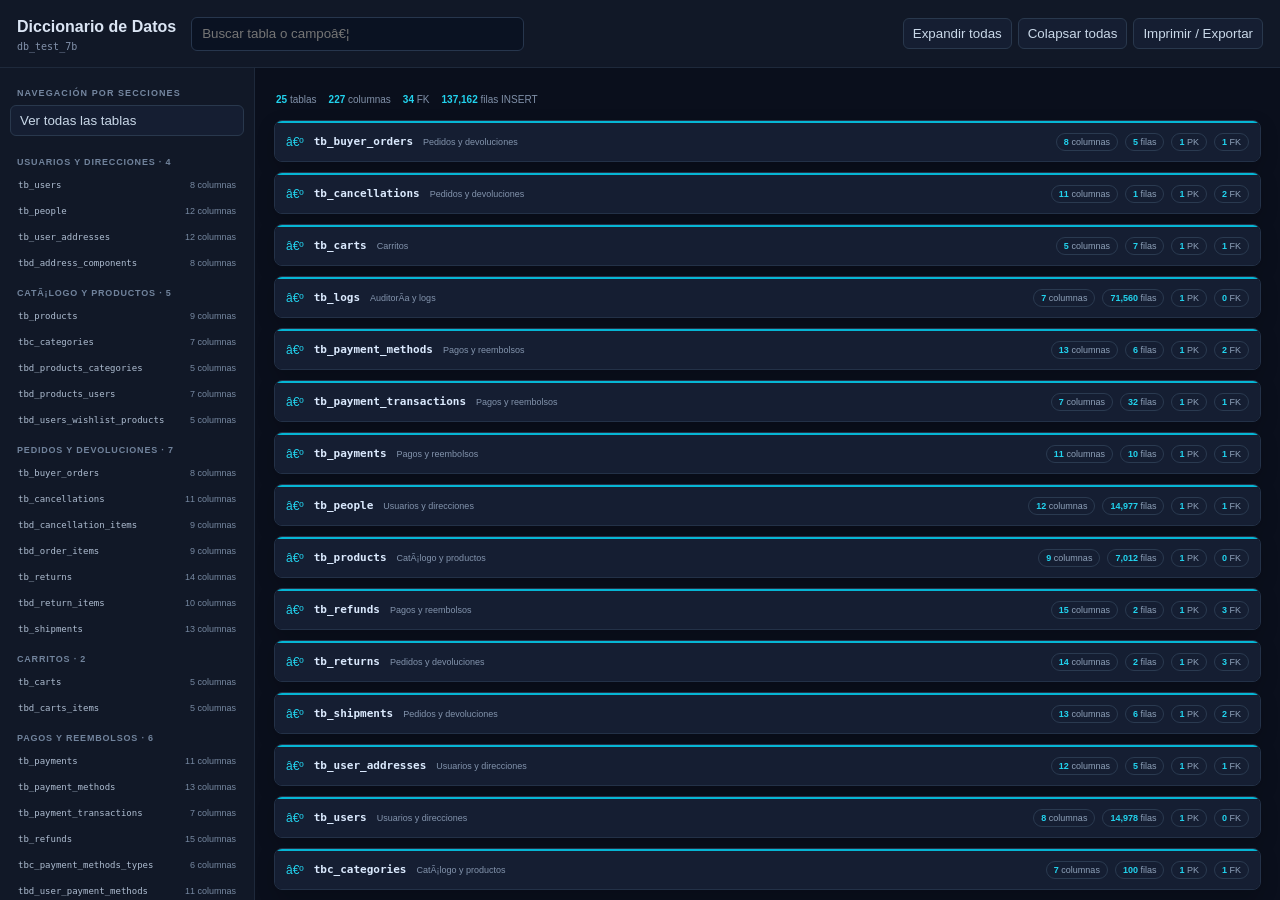
<file: Practica-04/Backups/diccionario_datos.html>
<!doctype html><html lang="es"><head><meta charset="UTF-8"><meta name="viewport" content="width=device-width,initial-scale=1"><title>Diccionario de Datos</title><style>
:root{--bg:#0a0f1c;--panel:#111827;--card:#151e32;--border:#1e293b;--cyan:#22d3ee;--fg:#dbe5f4;--muted:#8190a8;--amber:#fbbf24;--purple:#a78bfa}*{box-sizing:border-box}body{margin:0;height:100vh;overflow:hidden;background:var(--bg);color:var(--fg);font:12px/1.45 Inter,Segoe UI,Arial,sans-serif}.header{height:68px;position:fixed;inset:0 0 auto;z-index:5;background:var(--panel);border-bottom:1px solid var(--border);display:flex;align-items:center;gap:15px;padding:0 17px}.title{font-weight:700;font-size:16px;white-space:nowrap}.db{font:10px 'JetBrains Mono',Consolas,monospace;color:#8291aa;margin-top:3px}.search{width:min(350px,26vw);height:34px;background:#0a1222;border:1px solid #27364d;border-radius:6px;color:#e0f7ff;padding:0 10px;outline:none}.search:focus{border-color:var(--cyan)}.actions{display:flex;gap:6px;margin-left:auto}.btn{background:#151e32;border:1px solid #29384d;border-radius:6px;color:#c9d8e8;padding:7px 9px;cursor:pointer;font:10px inherit;white-space:nowrap}.btn:hover{border-color:#22d3ee;color:#67e8f9}.shell{position:fixed;inset:68px 0 0;display:flex}.sidebar{width:255px;flex:none;background:#111827;border-right:1px solid var(--border);overflow:auto;padding:13px 10px}.sidehead{font:bold 9px Inter,Arial,sans-serif;letter-spacing:.12em;color:#7587a0;padding:7px}.all{width:100%;text-align:left;margin-bottom:9px}.group-title{font:bold 9px Inter,Arial,sans-serif;letter-spacing:.09em;text-transform:uppercase;color:#71839c;padding:12px 7px 5px}.nav{display:flex;justify-content:space-between;gap:5px;width:100%;padding:7px;border:1px solid transparent;border-radius:5px;background:transparent;color:#aebdd1;text-align:left;cursor:pointer;font:9px 'JetBrains Mono',Consolas,monospace}.nav.hidden{display:none}.nav:hover,.nav.active{background:#15243a;border-color:#1b4257;color:#67e8f9}.nav small{font:9px Inter,Arial,sans-serif;color:#7789a2;white-space:nowrap}.main{flex:1;overflow:auto;padding:17px 19px;background:radial-gradient(#172338 0.6px,transparent .6px);background-size:18px 18px}.toolbar{color:#788ba5;font-size:10px;margin:0 0 10px}.accordion{border:1px solid #243248;border-radius:8px;background:#111827;margin:0 0 10px;overflow:hidden;box-shadow:0 6px 18px #0003}.accordion.hidden{display:none}.accordion.dim{opacity:.26}.acc-head{width:100%;display:flex;align-items:center;gap:10px;text-align:left;background:#151e32;color:#dbeafe;border:0;border-top:2px solid #06b6d4;padding:10px 11px;cursor:pointer}.acc-head:hover{background:#18253a}.chevron{color:#22d3ee;font-size:12px;transition:transform .16s}.accordion.open .chevron{transform:rotate(90deg)}.tname{font:700 11px 'JetBrains Mono',Consolas,monospace}.module{font:9px Inter,Arial,sans-serif;color:#8394ad}.counts{margin-left:auto;display:flex;gap:7px}.count{font:9px Inter,Arial,sans-serif;color:#8fa2ba;border:1px solid #2a3a50;border-radius:10px;padding:3px 7px;white-space:nowrap}.count b{color:#22d3ee}.pk{color:#fbbf24}.fk{color:#22d3ee}.acc-body{display:none;padding:0 10px 10px}.accordion.open .acc-body{display:block}.dict{width:100%;border-collapse:collapse;font-size:10px}.dict th{text-align:left;position:sticky;top:0;background:#18243a;color:#92a6c1;font:bold 9px 'JetBrains Mono',Consolas,monospace;padding:8px;border-bottom:1px solid #2b3a50}.dict td{padding:7px 8px;border-bottom:1px solid #202d42;color:#c7d5e6;vertical-align:top}.dict tr:hover td{background:#142039}.field,.type{font:10px 'JetBrains Mono',Consolas,monospace;white-space:nowrap}.field{color:#e0e8f3}.type{color:#9cafc8}.badge{display:inline-block;padding:2px 5px;border-radius:4px;font:bold 8px Inter,Arial,sans-serif;margin-right:3px}.badge.PK{background:#503d15;color:#fcd34d}.badge.FK{background:#103d50;color:#67e8f9}.badge.UK{background:#362451;color:#c4b5fd}.none{color:#71819a}.restriction{font:9px/1.55 'JetBrains Mono',Consolas,monospace;color:#9dafc5;overflow-wrap:anywhere}.description{font-size:10px;color:#91a1b7;min-width:170px}.summary{display:flex;gap:12px;align-items:center;padding:8px 2px 12px;color:#8191a9;font-size:10px}.summary b{color:#22d3ee}.idx{border-top:1px solid #26344a;padding:8px 2px 1px;margin-top:5px;color:#8b9db5;font:9px/1.6 'JetBrains Mono',Consolas,monospace}.idx strong{color:#a9bfd9}.noresult{text-align:center;color:#8091a9;padding:28px}.print-footer{display:none}@media(max-width:850px){.sidebar{width:210px}.header{gap:8px;padding:0 9px}.title{font-size:14px}.search{width:23vw}.btn{padding:6px;font-size:9px}}@media(max-width:600px){.header{height:auto;min-height:68px;flex-wrap:wrap;padding:7px}.title{width:100%}.shell{top:88px}.sidebar{width:155px;padding:8px 5px}.search{flex:1;width:auto}.actions{margin-left:0}.acc-head{flex-wrap:wrap}.counts{margin-left:0}.main{padding:10px}.dict{min-width:950px}}@media print{body{height:auto;overflow:visible;background:#fff;color:#111}.header{position:static;background:#fff;color:#111;border-bottom:1px solid #aaa}.search,.actions,.sidebar{display:none!important}.shell{position:static;display:block}.main{overflow:visible;background:#fff;padding:0}.accordion,.accordion.hidden{display:block!important;background:white;box-shadow:none;break-inside:avoid}.accordion.dim{opacity:1}.acc-head{background:#f1f4f8;color:#111;border-top-color:#1688a0}.accordion:not(.open) .acc-body{display:block}.dict th{position:static;background:#e9eef4;color:#111}.dict td,.type,.field,.restriction,.description{color:#111!important}.idx{color:#222}.print-footer{display:block}}
</style></head><body><header class="header"><div><div class="title">Diccionario de Datos</div><div class="db" id="dbname"></div></div><input id="search" class="search" placeholder="Buscar tabla o campoâ€¦"><div class="actions"><button class="btn" id="expand">Expandir todas</button><button class="btn" id="collapse">Colapsar todas</button><button class="btn" onclick="window.print()">Imprimir / Exportar</button></div></header><div class="shell"><aside class="sidebar"><div class="sidehead">NAVEGACIÓN POR SECCIONES</div><button class="btn all" id="showAll">Ver todas las tablas</button><nav id="navigation"></nav></aside><main class="main" id="main"><div class="summary" id="summary"></div><div id="sections"></div><div class="print-footer">Diccionario de Datos · <span id="printdb"></span> · Respaldo20261121.sql</div></main></div><script>
const DATA={"db":"db_test_7b","tables":[{"name":"tb_buyer_orders","cols":[{"name":"ID","type":"int unsigned","nullable":false,"default":null,"auto":true,"onupdate":null,"enum":null,"decl":"int unsigned NOT NULL AUTO_INCREMENT","keys":["PK"],"details":["AUTO_INCREMENT"],"description":"Identificador único autoincremental de orden de compra."},{"name":"seller_ID","type":"int","nullable":false,"default":null,"auto":false,"onupdate":null,"enum":null,"decl":"int NOT NULL","keys":["FK"],"details":["REFERENCES tb_users(ID)"],"description":"Identificador del vendedor asociado a la orden (referencia a tb_users.ID)."},{"name":"subtotal","type":"decimal(12,2)","nullable":false,"default":"'0.00'","auto":false,"onupdate":null,"enum":null,"decl":"decimal(12,2) NOT NULL DEFAULT '0.00'","keys":[],"details":["DEFAULT '0.00'","CHECK tb_buyer_orders_chk_1: (`subtotal` >= 0)"],"description":"Importe subtotal de la orden antes del costo de envío. Restricción declarada: CHECK tb_buyer_orders_chk_1: (`subtotal` >= 0)."},{"name":"shipping_cost","type":"decimal(12,2)","nullable":false,"default":"'0.00'","auto":false,"onupdate":null,"enum":null,"decl":"decimal(12,2) NOT NULL DEFAULT '0.00'","keys":[],"details":["DEFAULT '0.00'","CHECK tb_buyer_orders_chk_2: (`shipping_cost` >= 0)"],"description":"Importe del costo de envío. Restricción declarada: CHECK tb_buyer_orders_chk_2: (`shipping_cost` >= 0)."},{"name":"fulfillment_status","type":"enum('Pending','Accepted','Preparing','Sent','Delivered','Canceled','Returned')","nullable":false,"default":"'Pending'","auto":false,"onupdate":null,"enum":"'Pending','Accepted','Preparing','Sent','Delivered','Canceled','Returned'","decl":"enum('Pending','Accepted','Preparing','Sent','Delivered','Canceled','Returned') NOT NULL DEFAULT 'Pending'","keys":[],"details":["DEFAULT 'Pending'"],"description":"Estado de cumplimiento de la orden. Valores permitidos: enum('Pending','Accepted','Preparing','Sent','Delivered','Canceled','Returned')."},{"name":"status","type":"bit(1)","nullable":false,"default":"b'1'","auto":false,"onupdate":null,"enum":null,"decl":"bit(1) NOT NULL DEFAULT b'1'","keys":[],"details":["DEFAULT b'1'"],"description":"Indicador binario del estado del registro."},{"name":"creation_date","type":"datetime","nullable":false,"default":"CURRENT_TIMESTAMP","auto":false,"onupdate":null,"enum":null,"decl":"datetime NOT NULL DEFAULT CURRENT_TIMESTAMP","keys":[],"details":["DEFAULT CURRENT_TIMESTAMP"],"description":"Fecha y hora de creación del registro."},{"name":"last_update","type":"datetime","nullable":true,"default":"NULL","auto":false,"onupdate":"ON UPDATE CURRENT_TIMESTAMP","enum":null,"decl":"datetime DEFAULT NULL ON UPDATE CURRENT_TIMESTAMP","keys":[],"details":["DEFAULT NULL","ON UPDATE CURRENT_TIMESTAMP"],"description":"Fecha y hora de la última actualización del registro."}],"fks":[{"name":"tb_buyer_orders_ibfk_1","columns":["seller_ID"],"target":"tb_users","refs":["ID"],"actions":""}],"indexes":[{"name":"PRIMARY","columns":["ID"],"kind":"PRIMARY KEY"},{"name":"seller_ID","columns":["seller_ID"],"kind":"INDEX"}],"checks":[{"name":"tb_buyer_orders_chk_1","expr":"(`subtotal` >= 0)"},{"name":"tb_buyer_orders_chk_2","expr":"(`shipping_cost` >= 0)"}],"count":5,"module":"Pedidos y devoluciones"},{"name":"tb_cancellations","cols":[{"name":"ID","type":"int unsigned","nullable":false,"default":null,"auto":true,"onupdate":null,"enum":null,"decl":"int unsigned NOT NULL AUTO_INCREMENT","keys":["PK"],"details":["AUTO_INCREMENT"],"description":"Identificador único autoincremental de cancelación."},{"name":"buyer_order_ID","type":"int unsigned","nullable":false,"default":null,"auto":false,"onupdate":null,"enum":null,"decl":"int unsigned NOT NULL","keys":["FK"],"details":["REFERENCES tb_buyer_orders(ID)"],"description":"Identificador de la orden de compra asociada (referencia a tb_buyer_orders.ID)."},{"name":"user_ID","type":"int","nullable":false,"default":null,"auto":false,"onupdate":null,"enum":null,"decl":"int NOT NULL","keys":["FK"],"details":["REFERENCES tb_users(ID)"],"description":"Identificador del usuario asociado (referencia a tb_users.ID)."},{"name":"cancellation_reason","type":"varchar(500)","nullable":false,"default":null,"auto":false,"onupdate":null,"enum":null,"decl":"varchar(500) NOT NULL","keys":[],"details":[],"description":"Motivo indicado para solicitar la cancelación."},{"name":"cancellation_status","type":"enum('Requested','Approved','Rejected','Completed')","nullable":false,"default":"'Requested'","auto":false,"onupdate":null,"enum":"'Requested','Approved','Rejected','Completed'","decl":"enum('Requested','Approved','Rejected','Completed') NOT NULL DEFAULT 'Requested'","keys":[],"details":["DEFAULT 'Requested'"],"description":"Estado de la cancelación. Valores permitidos: enum('Requested','Approved','Rejected','Completed')."},{"name":"requested_date","type":"datetime","nullable":false,"default":"CURRENT_TIMESTAMP","auto":false,"onupdate":null,"enum":null,"decl":"datetime NOT NULL DEFAULT CURRENT_TIMESTAMP","keys":[],"details":["DEFAULT CURRENT_TIMESTAMP"],"description":"Fecha y hora en que se solicitó la operación."},{"name":"resolved_date","type":"datetime","nullable":true,"default":"NULL","auto":false,"onupdate":null,"enum":null,"decl":"datetime DEFAULT NULL","keys":[],"details":["DEFAULT NULL"],"description":"Fecha y hora en que se resolvió la solicitud."},{"name":"resolution_notes","type":"text","nullable":true,"default":null,"auto":false,"onupdate":null,"enum":null,"decl":"text CHARACTER SET utf8mb4 COLLATE utf8mb4_0900_ai_ci","keys":[],"details":[],"description":"Notas sobre la resolución de la solicitud."},{"name":"status","type":"bit(1)","nullable":false,"default":"b'1'","auto":false,"onupdate":null,"enum":null,"decl":"bit(1) NOT NULL DEFAULT b'1'","keys":[],"details":["DEFAULT b'1'"],"description":"Indicador binario del estado del registro."},{"name":"creation_date","type":"datetime","nullable":false,"default":"CURRENT_TIMESTAMP","auto":false,"onupdate":null,"enum":null,"decl":"datetime NOT NULL DEFAULT CURRENT_TIMESTAMP","keys":[],"details":["DEFAULT CURRENT_TIMESTAMP"],"description":"Fecha y hora de creación del registro."},{"name":"last_update","type":"datetime","nullable":true,"default":"NULL","auto":false,"onupdate":"ON UPDATE CURRENT_TIMESTAMP","enum":null,"decl":"datetime DEFAULT NULL ON UPDATE CURRENT_TIMESTAMP","keys":[],"details":["DEFAULT NULL","ON UPDATE CURRENT_TIMESTAMP"],"description":"Fecha y hora de la última actualización del registro."}],"fks":[{"name":"fk_cancellations_order","columns":["buyer_order_ID"],"target":"tb_buyer_orders","refs":["ID"],"actions":""},{"name":"fk_cancellations_user","columns":["user_ID"],"target":"tb_users","refs":["ID"],"actions":""}],"indexes":[{"name":"PRIMARY","columns":["ID"],"kind":"PRIMARY KEY"},{"name":"idx_cancellation_order","columns":["buyer_order_ID"],"kind":"INDEX"},{"name":"idx_cancellation_user","columns":["user_ID"],"kind":"INDEX"}],"checks":[],"count":1,"module":"Pedidos y devoluciones"},{"name":"tb_carts","cols":[{"name":"ID","type":"int","nullable":false,"default":null,"auto":true,"onupdate":null,"enum":null,"decl":"int NOT NULL AUTO_INCREMENT","keys":["PK"],"details":["AUTO_INCREMENT"],"description":"Identificador único autoincremental de carrito."},{"name":"user_ID","type":"int","nullable":false,"default":null,"auto":false,"onupdate":null,"enum":null,"decl":"int NOT NULL","keys":["FK","UK"],"details":["REFERENCES tb_users(ID)"],"description":"Identificador del usuario asociado (referencia a tb_users.ID)."},{"name":"status","type":"bit(1)","nullable":true,"default":"b'1'","auto":false,"onupdate":null,"enum":null,"decl":"bit(1) DEFAULT b'1'","keys":[],"details":["DEFAULT b'1'"],"description":"Indicador binario del estado del registro."},{"name":"creation_date","type":"datetime","nullable":false,"default":"CURRENT_TIMESTAMP","auto":false,"onupdate":null,"enum":null,"decl":"datetime NOT NULL DEFAULT CURRENT_TIMESTAMP","keys":[],"details":["DEFAULT CURRENT_TIMESTAMP"],"description":"Fecha y hora de creación del registro."},{"name":"last_update","type":"datetime","nullable":true,"default":"NULL","auto":false,"onupdate":"ON UPDATE CURRENT_TIMESTAMP","enum":null,"decl":"datetime DEFAULT NULL ON UPDATE CURRENT_TIMESTAMP","keys":[],"details":["DEFAULT NULL","ON UPDATE CURRENT_TIMESTAMP"],"description":"Fecha y hora de la última actualización del registro."}],"fks":[{"name":"tb_carts_ibfk_1","columns":["user_ID"],"target":"tb_users","refs":["ID"],"actions":""}],"indexes":[{"name":"PRIMARY","columns":["ID"],"kind":"PRIMARY KEY"},{"name":"uk_cart_user","columns":["user_ID"],"kind":"UNIQUE"}],"checks":[],"count":7,"module":"Carritos"},{"name":"tb_logs","cols":[{"name":"ID","type":"int","nullable":false,"default":null,"auto":true,"onupdate":null,"enum":null,"decl":"int NOT NULL AUTO_INCREMENT","keys":["PK"],"details":["AUTO_INCREMENT"],"description":"Identificador único autoincremental de evento de auditoría."},{"name":"table_name","type":"varchar(80)","nullable":false,"default":null,"auto":false,"onupdate":null,"enum":null,"decl":"varchar(80) NOT NULL","keys":[],"details":[],"description":"Nombre de la tabla afectada por la operación registrada."},{"name":"table_operation","type":"enum('create','Read','update','Delete','INSERT')","nullable":true,"default":"NULL","auto":false,"onupdate":null,"enum":"'create','Read','update','Delete','INSERT'","decl":"enum('create','Read','update','Delete','INSERT') DEFAULT NULL","keys":[],"details":["DEFAULT NULL"],"description":"Tipo de operación registrada. Valores permitidos: enum('create','Read','update','Delete','INSERT')."},{"name":"db_user","type":"varchar(80)","nullable":false,"default":null,"auto":false,"onupdate":null,"enum":null,"decl":"varchar(80) NOT NULL","keys":[],"details":[],"description":"Usuario de base de datos que ejecutó la operación."},{"name":"operation_date","type":"datetime","nullable":false,"default":"CURRENT_TIMESTAMP","auto":false,"onupdate":null,"enum":null,"decl":"datetime NOT NULL DEFAULT CURRENT_TIMESTAMP","keys":[],"details":["DEFAULT CURRENT_TIMESTAMP"],"description":"Fecha y hora de la operación registrada."},{"name":"operation_description","type":"text","nullable":false,"default":null,"auto":false,"onupdate":null,"enum":null,"decl":"text NOT NULL","keys":[],"details":[],"description":"Detalle textual de la operación registrada."},{"name":"operation_status","type":"varchar(50)","nullable":true,"default":"'1'","auto":false,"onupdate":null,"enum":null,"decl":"varchar(50) DEFAULT '1'","keys":[],"details":["DEFAULT '1'"],"description":"Resultado o estado de la operación registrada."}],"fks":[],"indexes":[{"name":"PRIMARY","columns":["ID"],"kind":"PRIMARY KEY"},{"name":"idx_logs_operation_date","columns":["operation_date"],"kind":"INDEX"},{"name":"idx_logs_db_user","columns":["db_user"],"kind":"INDEX"},{"name":"idx_logs_table_op","columns":["table_name","table_operation"],"kind":"INDEX"}],"checks":[],"count":71560,"module":"AuditorÃ­a y logs"},{"name":"tb_payment_methods","cols":[{"name":"ID","type":"int unsigned","nullable":false,"default":null,"auto":true,"onupdate":null,"enum":null,"decl":"int unsigned NOT NULL AUTO_INCREMENT","keys":["PK"],"details":["AUTO_INCREMENT"],"description":"Identificador único autoincremental de método de pago asociado."},{"name":"order_ID","type":"int unsigned","nullable":false,"default":null,"auto":false,"onupdate":null,"enum":null,"decl":"int unsigned NOT NULL","keys":[],"details":[],"description":"Identificador de la orden asociada."},{"name":"user_ID","type":"int","nullable":false,"default":null,"auto":false,"onupdate":null,"enum":null,"decl":"int NOT NULL","keys":["FK"],"details":["REFERENCES tb_users(ID)"],"description":"Identificador del usuario asociado (referencia a tb_users.ID)."},{"name":"payment_method_type_ID","type":"int unsigned","nullable":false,"default":null,"auto":false,"onupdate":null,"enum":null,"decl":"int unsigned NOT NULL","keys":["FK"],"details":["REFERENCES tbc_payment_methods_types(ID)"],"description":"Identificador del tipo de método de pago (referencia a tbc_payment_methods_types.ID)."},{"name":"payment_reference","type":"varchar(150)","nullable":true,"default":"NULL","auto":false,"onupdate":null,"enum":null,"decl":"varchar(150) DEFAULT NULL","keys":[],"details":["DEFAULT NULL"],"description":"Referencia asociada al pago."},{"name":"amount","type":"decimal(12,2)","nullable":false,"default":null,"auto":false,"onupdate":null,"enum":null,"decl":"decimal(12,2) NOT NULL","keys":[],"details":["CHECK chk_payment_methods_amount: (`amount` > 0)"],"description":"Importe de la operación monetaria. Restricción declarada: CHECK chk_payment_methods_amount: (`amount` > 0)."},{"name":"currency","type":"char(3)","nullable":false,"default":"'MXN'","auto":false,"onupdate":null,"enum":null,"decl":"char(3) NOT NULL DEFAULT 'MXN'","keys":[],"details":["DEFAULT 'MXN'"],"description":"Código de moneda del importe."},{"name":"payment_status","type":"enum('Pending','Authorized','Paid','Failed','Cancelled','Refunded')","nullable":false,"default":"'Pending'","auto":false,"onupdate":null,"enum":"'Pending','Authorized','Paid','Failed','Cancelled','Refunded'","decl":"enum('Pending','Authorized','Paid','Failed','Cancelled','Refunded') NOT NULL DEFAULT 'Pending'","keys":[],"details":["DEFAULT 'Pending'"],"description":"Estado del pago. Valores permitidos: enum('Pending','Authorized','Paid','Failed','Cancelled','Refunded')."},{"name":"payment_date","type":"datetime","nullable":true,"default":"NULL","auto":false,"onupdate":null,"enum":null,"decl":"datetime DEFAULT NULL","keys":[],"details":["DEFAULT NULL"],"description":"Fecha y hora del pago."},{"name":"notes","type":"text","nullable":true,"default":null,"auto":false,"onupdate":null,"enum":null,"decl":"text CHARACTER SET utf8mb4 COLLATE utf8mb4_0900_ai_ci","keys":[],"details":[],"description":"Notas asociadas al pago."},{"name":"status","type":"bit(1)","nullable":false,"default":"b'1'","auto":false,"onupdate":null,"enum":null,"decl":"bit(1) NOT NULL DEFAULT b'1'","keys":[],"details":["DEFAULT b'1'"],"description":"Indicador binario del estado del registro."},{"name":"creation_date","type":"datetime","nullable":false,"default":"CURRENT_TIMESTAMP","auto":false,"onupdate":null,"enum":null,"decl":"datetime NOT NULL DEFAULT CURRENT_TIMESTAMP","keys":[],"details":["DEFAULT CURRENT_TIMESTAMP"],"description":"Fecha y hora de creación del registro."},{"name":"last_update","type":"datetime","nullable":true,"default":"NULL","auto":false,"onupdate":"ON UPDATE CURRENT_TIMESTAMP","enum":null,"decl":"datetime DEFAULT NULL ON UPDATE CURRENT_TIMESTAMP","keys":[],"details":["DEFAULT NULL","ON UPDATE CURRENT_TIMESTAMP"],"description":"Fecha y hora de la última actualización del registro."}],"fks":[{"name":"fk_payment_methods_type","columns":["payment_method_type_ID"],"target":"tbc_payment_methods_types","refs":["ID"],"actions":""},{"name":"fk_payment_methods_user","columns":["user_ID"],"target":"tb_users","refs":["ID"],"actions":""}],"indexes":[{"name":"PRIMARY","columns":["ID"],"kind":"PRIMARY KEY"},{"name":"idx_payment_methods_order","columns":["order_ID"],"kind":"INDEX"},{"name":"idx_payment_methods_user","columns":["user_ID"],"kind":"INDEX"},{"name":"idx_payment_methods_type","columns":["payment_method_type_ID"],"kind":"INDEX"}],"checks":[{"name":"chk_payment_methods_amount","expr":"(`amount` > 0)"}],"count":6,"module":"Pagos y reembolsos"},{"name":"tb_payment_transactions","cols":[{"name":"ID","type":"int unsigned","nullable":false,"default":null,"auto":true,"onupdate":null,"enum":null,"decl":"int unsigned NOT NULL AUTO_INCREMENT","keys":["PK"],"details":["AUTO_INCREMENT"],"description":"Identificador único autoincremental de transacción de pago."},{"name":"payment_ID","type":"int unsigned","nullable":false,"default":null,"auto":false,"onupdate":null,"enum":null,"decl":"int unsigned NOT NULL","keys":["FK"],"details":["REFERENCES tb_payments(ID)"],"description":"Identificador del pago asociado (referencia a tb_payments.ID)."},{"name":"event_type","type":"enum('Created','Authorized','Captured','Failed','Refunded','PartiallyRefunded')","nullable":false,"default":null,"auto":false,"onupdate":null,"enum":"'Created','Authorized','Captured','Failed','Refunded','PartiallyRefunded'","decl":"enum('Created','Authorized','Captured','Failed','Refunded','PartiallyRefunded') NOT NULL","keys":[],"details":[],"description":"Tipo de evento de pago. Valores permitidos: enum('Created','Authorized','Captured','Failed','Refunded','PartiallyRefunded')."},{"name":"amount","type":"decimal(12,2)","nullable":false,"default":null,"auto":false,"onupdate":null,"enum":null,"decl":"decimal(12,2) NOT NULL","keys":[],"details":["CHECK chk_transaction_amount: (`amount` >= 0)"],"description":"Importe de la operación monetaria. Restricción declarada: CHECK chk_transaction_amount: (`amount` >= 0)."},{"name":"event_reference","type":"varchar(150)","nullable":true,"default":"NULL","auto":false,"onupdate":null,"enum":null,"decl":"varchar(150) DEFAULT NULL","keys":[],"details":["DEFAULT NULL"],"description":"Referencia externa del evento."},{"name":"remarks","type":"text","nullable":true,"default":null,"auto":false,"onupdate":null,"enum":null,"decl":"text","keys":[],"details":[],"description":"Observaciones de la transacción."},{"name":"creation_date","type":"datetime","nullable":false,"default":"CURRENT_TIMESTAMP","auto":false,"onupdate":null,"enum":null,"decl":"datetime NOT NULL DEFAULT CURRENT_TIMESTAMP","keys":[],"details":["DEFAULT CURRENT_TIMESTAMP"],"description":"Fecha y hora de creación del registro."}],"fks":[{"name":"fk_transactions_payments","columns":["payment_ID"],"target":"tb_payments","refs":["ID"],"actions":""}],"indexes":[{"name":"PRIMARY","columns":["ID"],"kind":"PRIMARY KEY"},{"name":"fk_transactions_payments","columns":["payment_ID"],"kind":"INDEX"}],"checks":[{"name":"chk_transaction_amount","expr":"(`amount` >= 0)"}],"count":32,"module":"Pagos y reembolsos"},{"name":"tb_payments","cols":[{"name":"ID","type":"int unsigned","nullable":false,"default":null,"auto":true,"onupdate":null,"enum":null,"decl":"int unsigned NOT NULL AUTO_INCREMENT","keys":["PK"],"details":["AUTO_INCREMENT"],"description":"Identificador único autoincremental de pago."},{"name":"order_ID","type":"int unsigned","nullable":false,"default":null,"auto":false,"onupdate":null,"enum":null,"decl":"int unsigned NOT NULL","keys":["FK"],"details":["REFERENCES tb_buyer_orders(ID)"],"description":"Identificador de la orden asociada (referencia a tb_buyer_orders.ID)."},{"name":"amount","type":"decimal(12,2)","nullable":false,"default":null,"auto":false,"onupdate":null,"enum":null,"decl":"decimal(12,2) NOT NULL","keys":[],"details":["CHECK chk_payment_amount: (`amount` > 0)"],"description":"Importe de la operación monetaria. Restricción declarada: CHECK chk_payment_amount: (`amount` > 0)."},{"name":"currency","type":"char(3)","nullable":false,"default":"'MXN'","auto":false,"onupdate":null,"enum":null,"decl":"char(3) NOT NULL DEFAULT 'MXN'","keys":[],"details":["DEFAULT 'MXN'"],"description":"Código de moneda del importe."},{"name":"payment_method","type":"enum('Card','SPEI','Transfer','Cash')","nullable":false,"default":null,"auto":false,"onupdate":null,"enum":"'Card','SPEI','Transfer','Cash'","decl":"enum('Card','SPEI','Transfer','Cash') NOT NULL","keys":[],"details":[],"description":"Método de pago. Valores permitidos: enum('Card','SPEI','Transfer','Cash')."},{"name":"provider","type":"varchar(50)","nullable":true,"default":"NULL","auto":false,"onupdate":null,"enum":null,"decl":"varchar(50) DEFAULT NULL","keys":["UK"],"details":["DEFAULT NULL"],"description":"Proveedor asociado al servicio o método de pago."},{"name":"provider_reference","type":"varchar(150)","nullable":true,"default":"NULL","auto":false,"onupdate":null,"enum":null,"decl":"varchar(150) DEFAULT NULL","keys":["UK"],"details":["DEFAULT NULL"],"description":"Referencia asignada por el proveedor."},{"name":"payment_status","type":"enum('Pending','Authorized','Paid','Failed','Refunded','PartiallyRefunded')","nullable":false,"default":"'Pending'","auto":false,"onupdate":null,"enum":"'Pending','Authorized','Paid','Failed','Refunded','PartiallyRefunded'","decl":"enum('Pending','Authorized','Paid','Failed','Refunded','PartiallyRefunded') NOT NULL DEFAULT 'Pending'","keys":[],"details":["DEFAULT 'Pending'"],"description":"Estado del pago. Valores permitidos: enum('Pending','Authorized','Paid','Failed','Refunded','PartiallyRefunded')."},{"name":"creation_date","type":"datetime","nullable":false,"default":"CURRENT_TIMESTAMP","auto":false,"onupdate":null,"enum":null,"decl":"datetime NOT NULL DEFAULT CURRENT_TIMESTAMP","keys":[],"details":["DEFAULT CURRENT_TIMESTAMP"],"description":"Fecha y hora de creación del registro."},{"name":"paid_date","type":"datetime","nullable":true,"default":"NULL","auto":false,"onupdate":null,"enum":null,"decl":"datetime DEFAULT NULL","keys":[],"details":["DEFAULT NULL"],"description":"Fecha y hora en que se registró el pago."},{"name":"last_update","type":"datetime","nullable":true,"default":"NULL","auto":false,"onupdate":"ON UPDATE CURRENT_TIMESTAMP","enum":null,"decl":"datetime DEFAULT NULL ON UPDATE CURRENT_TIMESTAMP","keys":[],"details":["DEFAULT NULL","ON UPDATE CURRENT_TIMESTAMP"],"description":"Fecha y hora de la última actualización del registro."}],"fks":[{"name":"fk_payments_buyer_orders","columns":["order_ID"],"target":"tb_buyer_orders","refs":["ID"],"actions":""}],"indexes":[{"name":"PRIMARY","columns":["ID"],"kind":"PRIMARY KEY"},{"name":"uk_payment_reference","columns":["provider","provider_reference"],"kind":"UNIQUE"},{"name":"fk_payments_buyer_orders","columns":["order_ID"],"kind":"INDEX"}],"checks":[{"name":"chk_payment_amount","expr":"(`amount` > 0)"}],"count":10,"module":"Pagos y reembolsos"},{"name":"tb_people","cols":[{"name":"person_ID","type":"bigint unsigned","nullable":false,"default":null,"auto":true,"onupdate":null,"enum":null,"decl":"bigint unsigned NOT NULL AUTO_INCREMENT","keys":["PK"],"details":["AUTO_INCREMENT"],"description":"Identificador único de la persona."},{"name":"user_ID","type":"int","nullable":true,"default":"NULL","auto":false,"onupdate":null,"enum":null,"decl":"int DEFAULT NULL","keys":["FK","UK"],"details":["DEFAULT NULL","REFERENCES tb_users(ID)"],"description":"Identificador del usuario asociado (referencia a tb_users.ID)."},{"name":"courtesy_title","type":"varchar(20)","nullable":true,"default":"NULL","auto":false,"onupdate":null,"enum":null,"decl":"varchar(20) DEFAULT NULL","keys":[],"details":["DEFAULT NULL"],"description":"Tratamiento o título de cortesía de la persona."},{"name":"given_names","type":"varchar(150)","nullable":false,"default":null,"auto":false,"onupdate":null,"enum":null,"decl":"varchar(150) NOT NULL","keys":[],"details":[],"description":"Nombres de la persona."},{"name":"family_names","type":"varchar(150)","nullable":true,"default":"NULL","auto":false,"onupdate":null,"enum":null,"decl":"varchar(150) DEFAULT NULL","keys":[],"details":["DEFAULT NULL"],"description":"Apellidos de la persona."},{"name":"birth_date","type":"date","nullable":true,"default":"NULL","auto":false,"onupdate":null,"enum":null,"decl":"date DEFAULT NULL","keys":[],"details":["DEFAULT NULL"],"description":"Fecha de nacimiento de la persona."},{"name":"gender","type":"enum('Hombre','Mujer','Prefiero no decirlo')","nullable":false,"default":"'Prefiero no decirlo'","auto":false,"onupdate":null,"enum":"'Hombre','Mujer','Prefiero no decirlo'","decl":"enum('Hombre','Mujer','Prefiero no decirlo') NOT NULL DEFAULT 'Prefiero no decirlo'","keys":[],"details":["DEFAULT 'Prefiero no decirlo'"],"description":"Categoría de género. Valores permitidos: enum('Hombre','Mujer','Prefiero no decirlo')."},{"name":"country_code","type":"char(2)","nullable":true,"default":"NULL","auto":false,"onupdate":null,"enum":null,"decl":"char(2) DEFAULT NULL","keys":[],"details":["DEFAULT NULL"],"description":"Código de país asociado a la persona."},{"name":"phone","type":"varchar(25)","nullable":true,"default":"NULL","auto":false,"onupdate":null,"enum":null,"decl":"varchar(25) DEFAULT NULL","keys":[],"details":["DEFAULT NULL"],"description":"Número telefónico registrado."},{"name":"status","type":"bit(1)","nullable":true,"default":"b'1'","auto":false,"onupdate":null,"enum":null,"decl":"bit(1) DEFAULT b'1'","keys":[],"details":["DEFAULT b'1'"],"description":"Indicador binario del estado del registro."},{"name":"creation_date","type":"datetime","nullable":true,"default":"CURRENT_TIMESTAMP","auto":false,"onupdate":null,"enum":null,"decl":"datetime DEFAULT CURRENT_TIMESTAMP","keys":[],"details":["DEFAULT CURRENT_TIMESTAMP"],"description":"Fecha y hora de creación del registro."},{"name":"last_update","type":"datetime","nullable":true,"default":"CURRENT_TIMESTAMP","auto":false,"onupdate":"ON UPDATE CURRENT_TIMESTAMP","enum":null,"decl":"datetime DEFAULT CURRENT_TIMESTAMP ON UPDATE CURRENT_TIMESTAMP","keys":[],"details":["DEFAULT CURRENT_TIMESTAMP","ON UPDATE CURRENT_TIMESTAMP"],"description":"Fecha y hora de la última actualización del registro."}],"fks":[{"name":"fk_people_users","columns":["user_ID"],"target":"tb_users","refs":["ID"],"actions":"ON DELETE SET NULL ON UPDATE CASCADE"}],"indexes":[{"name":"PRIMARY","columns":["person_ID"],"kind":"PRIMARY KEY"},{"name":"uk_person_user","columns":["user_ID"],"kind":"UNIQUE"}],"checks":[],"count":14977,"module":"Usuarios y direcciones"},{"name":"tb_products","cols":[{"name":"ID","type":"int unsigned","nullable":false,"default":null,"auto":true,"onupdate":null,"enum":null,"decl":"int unsigned NOT NULL AUTO_INCREMENT","keys":["PK"],"details":["AUTO_INCREMENT"],"description":"Identificador único autoincremental de producto."},{"name":"SKU","type":"varchar(50)","nullable":false,"default":null,"auto":false,"onupdate":null,"enum":null,"decl":"varchar(50) NOT NULL","keys":["UK"],"details":[],"description":"Código SKU del producto."},{"name":"name","type":"varchar(250)","nullable":false,"default":null,"auto":false,"onupdate":null,"enum":null,"decl":"varchar(250) NOT NULL","keys":[],"details":[],"description":"Nombre de producto."},{"name":"description","type":"text","nullable":true,"default":null,"auto":false,"onupdate":null,"enum":null,"decl":"text","keys":[],"details":[],"description":"Descripción textual de producto."},{"name":"current_price","type":"decimal(10,2)","nullable":false,"default":"'0.00'","auto":false,"onupdate":null,"enum":null,"decl":"decimal(10,2) NOT NULL DEFAULT '0.00'","keys":[],"details":["DEFAULT '0.00'"],"description":"Precio actual del producto."},{"name":"current_stock","type":"int unsigned","nullable":false,"default":"'0'","auto":false,"onupdate":null,"enum":null,"decl":"int unsigned NOT NULL DEFAULT '0'","keys":[],"details":["DEFAULT '0'"],"description":"Existencias actuales del producto."},{"name":"status","type":"bit(1)","nullable":true,"default":"b'1'","auto":false,"onupdate":null,"enum":null,"decl":"bit(1) DEFAULT b'1'","keys":[],"details":["DEFAULT b'1'"],"description":"Indicador binario del estado del registro."},{"name":"creation_date","type":"datetime","nullable":false,"default":"CURRENT_TIMESTAMP","auto":false,"onupdate":null,"enum":null,"decl":"datetime NOT NULL DEFAULT CURRENT_TIMESTAMP","keys":[],"details":["DEFAULT CURRENT_TIMESTAMP"],"description":"Fecha y hora de creación del registro."},{"name":"last_update","type":"datetime","nullable":false,"default":"CURRENT_TIMESTAMP","auto":false,"onupdate":"ON UPDATE CURRENT_TIMESTAMP","enum":null,"decl":"datetime NOT NULL DEFAULT CURRENT_TIMESTAMP ON UPDATE CURRENT_TIMESTAMP","keys":[],"details":["DEFAULT CURRENT_TIMESTAMP","ON UPDATE CURRENT_TIMESTAMP"],"description":"Fecha y hora de la última actualización del registro."}],"fks":[],"indexes":[{"name":"PRIMARY","columns":["ID"],"kind":"PRIMARY KEY"},{"name":"SKU","columns":["SKU"],"kind":"UNIQUE"},{"name":"idx_products_sku","columns":["SKU"],"kind":"INDEX"}],"checks":[],"count":7012,"module":"CatÃ¡logo y productos"},{"name":"tb_refunds","cols":[{"name":"ID","type":"int unsigned","nullable":false,"default":null,"auto":true,"onupdate":null,"enum":null,"decl":"int unsigned NOT NULL AUTO_INCREMENT","keys":["PK"],"details":["AUTO_INCREMENT"],"description":"Identificador único autoincremental de reembolso."},{"name":"payment_ID","type":"int unsigned","nullable":false,"default":null,"auto":false,"onupdate":null,"enum":null,"decl":"int unsigned NOT NULL","keys":["FK"],"details":["REFERENCES tb_payments(ID)"],"description":"Identificador del pago asociado (referencia a tb_payments.ID)."},{"name":"cancellation_ID","type":"int unsigned","nullable":true,"default":"NULL","auto":false,"onupdate":null,"enum":null,"decl":"int unsigned DEFAULT NULL","keys":["FK"],"details":["DEFAULT NULL","REFERENCES tb_cancellations(ID)","CHECK chk_refund_origin: ((`cancellation_ID` is not null) or (`return_ID` is not null))"],"description":"Identificador de la cancelación asociada (referencia a tb_cancellations.ID). Restricción declarada: CHECK chk_refund_origin: ((`cancellation_ID` is not null) or (`return_ID` is not null))."},{"name":"return_ID","type":"int unsigned","nullable":true,"default":"NULL","auto":false,"onupdate":null,"enum":null,"decl":"int unsigned DEFAULT NULL","keys":["FK"],"details":["DEFAULT NULL","REFERENCES tb_returns(ID)","CHECK chk_refund_origin: ((`cancellation_ID` is not null) or (`return_ID` is not null))"],"description":"Identificador de la devolución asociada (referencia a tb_returns.ID). Restricción declarada: CHECK chk_refund_origin: ((`cancellation_ID` is not null) or (`return_ID` is not null))."},{"name":"amount","type":"decimal(12,2)","nullable":false,"default":null,"auto":false,"onupdate":null,"enum":null,"decl":"decimal(12,2) NOT NULL","keys":[],"details":["CHECK chk_refund_amount: (`amount` > 0)"],"description":"Importe de la operación monetaria. Restricción declarada: CHECK chk_refund_amount: (`amount` > 0)."},{"name":"currency","type":"char(3)","nullable":false,"default":"'MXN'","auto":false,"onupdate":null,"enum":null,"decl":"char(3) NOT NULL DEFAULT 'MXN'","keys":[],"details":["DEFAULT 'MXN'"],"description":"Código de moneda del importe."},{"name":"refund_reason","type":"varchar(500)","nullable":false,"default":null,"auto":false,"onupdate":null,"enum":null,"decl":"varchar(500) NOT NULL","keys":[],"details":[],"description":"Motivo indicado para el reembolso."},{"name":"refund_status","type":"enum('Requested','Approved','Processing','Completed','Rejected','Failed')","nullable":false,"default":"'Requested'","auto":false,"onupdate":null,"enum":"'Requested','Approved','Processing','Completed','Rejected','Failed'","decl":"enum('Requested','Approved','Processing','Completed','Rejected','Failed') NOT NULL DEFAULT 'Requested'","keys":[],"details":["DEFAULT 'Requested'"],"description":"Estado del reembolso. Valores permitidos: enum('Requested','Approved','Processing','Completed','Rejected','Failed')."},{"name":"provider_reference","type":"varchar(150)","nullable":true,"default":"NULL","auto":false,"onupdate":null,"enum":null,"decl":"varchar(150) DEFAULT NULL","keys":[],"details":["DEFAULT NULL"],"description":"Referencia asignada por el proveedor."},{"name":"requested_date","type":"datetime","nullable":false,"default":"CURRENT_TIMESTAMP","auto":false,"onupdate":null,"enum":null,"decl":"datetime NOT NULL DEFAULT CURRENT_TIMESTAMP","keys":[],"details":["DEFAULT CURRENT_TIMESTAMP"],"description":"Fecha y hora en que se solicitó la operación."},{"name":"processed_date","type":"datetime","nullable":true,"default":"NULL","auto":false,"onupdate":null,"enum":null,"decl":"datetime DEFAULT NULL","keys":[],"details":["DEFAULT NULL"],"description":"Fecha y hora en que se procesó la operación."},{"name":"resolution_notes","type":"text","nullable":true,"default":null,"auto":false,"onupdate":null,"enum":null,"decl":"text","keys":[],"details":[],"description":"Notas sobre la resolución de la solicitud."},{"name":"status","type":"bit(1)","nullable":false,"default":"b'1'","auto":false,"onupdate":null,"enum":null,"decl":"bit(1) NOT NULL DEFAULT b'1'","keys":[],"details":["DEFAULT b'1'"],"description":"Indicador binario del estado del registro."},{"name":"creation_date","type":"datetime","nullable":false,"default":"CURRENT_TIMESTAMP","auto":false,"onupdate":null,"enum":null,"decl":"datetime NOT NULL DEFAULT CURRENT_TIMESTAMP","keys":[],"details":["DEFAULT CURRENT_TIMESTAMP"],"description":"Fecha y hora de creación del registro."},{"name":"last_update","type":"datetime","nullable":true,"default":"NULL","auto":false,"onupdate":"ON UPDATE CURRENT_TIMESTAMP","enum":null,"decl":"datetime DEFAULT NULL ON UPDATE CURRENT_TIMESTAMP","keys":[],"details":["DEFAULT NULL","ON UPDATE CURRENT_TIMESTAMP"],"description":"Fecha y hora de la última actualización del registro."}],"fks":[{"name":"fk_refunds_cancellation","columns":["cancellation_ID"],"target":"tb_cancellations","refs":["ID"],"actions":""},{"name":"fk_refunds_payment","columns":["payment_ID"],"target":"tb_payments","refs":["ID"],"actions":""},{"name":"fk_refunds_return","columns":["return_ID"],"target":"tb_returns","refs":["ID"],"actions":""}],"indexes":[{"name":"PRIMARY","columns":["ID"],"kind":"PRIMARY KEY"},{"name":"idx_refund_payment","columns":["payment_ID"],"kind":"INDEX"},{"name":"idx_refund_cancellation","columns":["cancellation_ID"],"kind":"INDEX"},{"name":"idx_refund_return","columns":["return_ID"],"kind":"INDEX"}],"checks":[{"name":"chk_refund_amount","expr":"(`amount` > 0)"},{"name":"chk_refund_origin","expr":"((`cancellation_ID` is not null) or (`return_ID` is not null))"}],"count":2,"module":"Pagos y reembolsos"},{"name":"tb_returns","cols":[{"name":"ID","type":"int unsigned","nullable":false,"default":null,"auto":true,"onupdate":null,"enum":null,"decl":"int unsigned NOT NULL AUTO_INCREMENT","keys":["PK"],"details":["AUTO_INCREMENT"],"description":"Identificador único autoincremental de devolución."},{"name":"buyer_order_ID","type":"int unsigned","nullable":false,"default":null,"auto":false,"onupdate":null,"enum":null,"decl":"int unsigned NOT NULL","keys":["FK"],"details":["REFERENCES tb_buyer_orders(ID)"],"description":"Identificador de la orden de compra asociada (referencia a tb_buyer_orders.ID)."},{"name":"order_item_ID","type":"int unsigned","nullable":false,"default":null,"auto":false,"onupdate":null,"enum":null,"decl":"int unsigned NOT NULL","keys":["FK"],"details":["REFERENCES tbd_order_items(ID)"],"description":"Identificador del artículo de orden asociado (referencia a tbd_order_items.ID)."},{"name":"user_ID","type":"int","nullable":false,"default":null,"auto":false,"onupdate":null,"enum":null,"decl":"int NOT NULL","keys":["FK"],"details":["REFERENCES tb_users(ID)"],"description":"Identificador del usuario asociado (referencia a tb_users.ID)."},{"name":"quantity","type":"int unsigned","nullable":false,"default":"'1'","auto":false,"onupdate":null,"enum":null,"decl":"int unsigned NOT NULL DEFAULT '1'","keys":[],"details":["DEFAULT '1'","CHECK chk_return_quantity: (`quantity` > 0)"],"description":"Cantidad de unidades de la línea. Restricción declarada: CHECK chk_return_quantity: (`quantity` > 0)."},{"name":"return_reason","type":"varchar(500)","nullable":false,"default":null,"auto":false,"onupdate":null,"enum":null,"decl":"varchar(500) NOT NULL","keys":[],"details":[],"description":"Motivo indicado para la devolución."},{"name":"return_status","type":"enum('Requested','Authorized','Rejected','InTransit','Received','Inspected','Completed')","nullable":false,"default":"'Requested'","auto":false,"onupdate":null,"enum":"'Requested','Authorized','Rejected','InTransit','Received','Inspected','Completed'","decl":"enum('Requested','Authorized','Rejected','InTransit','Received','Inspected','Completed') NOT NULL DEFAULT 'Requested'","keys":[],"details":["DEFAULT 'Requested'"],"description":"Estado de la devolución. Valores permitidos: enum('Requested','Authorized','Rejected','InTransit','Received','Inspected','Completed')."},{"name":"requested_date","type":"datetime","nullable":false,"default":"CURRENT_TIMESTAMP","auto":false,"onupdate":null,"enum":null,"decl":"datetime NOT NULL DEFAULT CURRENT_TIMESTAMP","keys":[],"details":["DEFAULT CURRENT_TIMESTAMP"],"description":"Fecha y hora en que se solicitó la operación."},{"name":"received_date","type":"datetime","nullable":true,"default":"NULL","auto":false,"onupdate":null,"enum":null,"decl":"datetime DEFAULT NULL","keys":[],"details":["DEFAULT NULL"],"description":"Fecha y hora en que se recibió el artículo."},{"name":"resolved_date","type":"datetime","nullable":true,"default":"NULL","auto":false,"onupdate":null,"enum":null,"decl":"datetime DEFAULT NULL","keys":[],"details":["DEFAULT NULL"],"description":"Fecha y hora en que se resolvió la solicitud."},{"name":"resolution_notes","type":"text","nullable":true,"default":null,"auto":false,"onupdate":null,"enum":null,"decl":"text","keys":[],"details":[],"description":"Notas sobre la resolución de la solicitud."},{"name":"status","type":"bit(1)","nullable":false,"default":"b'1'","auto":false,"onupdate":null,"enum":null,"decl":"bit(1) NOT NULL DEFAULT b'1'","keys":[],"details":["DEFAULT b'1'"],"description":"Indicador binario del estado del registro."},{"name":"creation_date","type":"datetime","nullable":false,"default":"CURRENT_TIMESTAMP","auto":false,"onupdate":null,"enum":null,"decl":"datetime NOT NULL DEFAULT CURRENT_TIMESTAMP","keys":[],"details":["DEFAULT CURRENT_TIMESTAMP"],"description":"Fecha y hora de creación del registro."},{"name":"last_update","type":"datetime","nullable":true,"default":"NULL","auto":false,"onupdate":"ON UPDATE CURRENT_TIMESTAMP","enum":null,"decl":"datetime DEFAULT NULL ON UPDATE CURRENT_TIMESTAMP","keys":[],"details":["DEFAULT NULL","ON UPDATE CURRENT_TIMESTAMP"],"description":"Fecha y hora de la última actualización del registro."}],"fks":[{"name":"fk_returns_item","columns":["order_item_ID"],"target":"tbd_order_items","refs":["ID"],"actions":""},{"name":"fk_returns_order","columns":["buyer_order_ID"],"target":"tb_buyer_orders","refs":["ID"],"actions":""},{"name":"fk_returns_user","columns":["user_ID"],"target":"tb_users","refs":["ID"],"actions":""}],"indexes":[{"name":"PRIMARY","columns":["ID"],"kind":"PRIMARY KEY"},{"name":"idx_return_order","columns":["buyer_order_ID"],"kind":"INDEX"},{"name":"idx_return_item","columns":["order_item_ID"],"kind":"INDEX"},{"name":"idx_return_user","columns":["user_ID"],"kind":"INDEX"}],"checks":[{"name":"chk_return_quantity","expr":"(`quantity` > 0)"}],"count":2,"module":"Pedidos y devoluciones"},{"name":"tb_shipments","cols":[{"name":"ID","type":"int unsigned","nullable":false,"default":null,"auto":true,"onupdate":null,"enum":null,"decl":"int unsigned NOT NULL AUTO_INCREMENT","keys":["PK"],"details":["AUTO_INCREMENT"],"description":"Identificador único autoincremental de envío."},{"name":"buyer_order_ID","type":"int unsigned","nullable":false,"default":null,"auto":false,"onupdate":null,"enum":null,"decl":"int unsigned NOT NULL","keys":["FK"],"details":["REFERENCES tb_buyer_orders(ID)"],"description":"Identificador de la orden de compra asociada (referencia a tb_buyer_orders.ID)."},{"name":"address_ID","type":"int","nullable":false,"default":null,"auto":false,"onupdate":null,"enum":null,"decl":"int NOT NULL","keys":["FK"],"details":["REFERENCES tb_user_addresses(ID)"],"description":"Identificador de la dirección asociada (referencia a tb_user_addresses.ID)."},{"name":"carrier","type":"varchar(100)","nullable":true,"default":"NULL","auto":false,"onupdate":null,"enum":null,"decl":"varchar(100) DEFAULT NULL","keys":["UK"],"details":["DEFAULT NULL"],"description":"Transportista del envío."},{"name":"tracking_number","type":"varchar(150)","nullable":true,"default":"NULL","auto":false,"onupdate":null,"enum":null,"decl":"varchar(150) DEFAULT NULL","keys":["UK"],"details":["DEFAULT NULL"],"description":"Número de seguimiento del envío."},{"name":"shipping_cost","type":"decimal(12,2)","nullable":false,"default":"'0.00'","auto":false,"onupdate":null,"enum":null,"decl":"decimal(12,2) NOT NULL DEFAULT '0.00'","keys":[],"details":["DEFAULT '0.00'","CHECK chk_shipment_cost: (`shipping_cost` >= 0)"],"description":"Importe del costo de envío. Restricción declarada: CHECK chk_shipment_cost: (`shipping_cost` >= 0)."},{"name":"shipment_status","type":"enum('Pending','Preparing','Shipped','InTransit','Delivered','Failed','Returned')","nullable":false,"default":"'Pending'","auto":false,"onupdate":null,"enum":"'Pending','Preparing','Shipped','InTransit','Delivered','Failed','Returned'","decl":"enum('Pending','Preparing','Shipped','InTransit','Delivered','Failed','Returned') NOT NULL DEFAULT 'Pending'","keys":[],"details":["DEFAULT 'Pending'"],"description":"Estado del envío. Valores permitidos: enum('Pending','Preparing','Shipped','InTransit','Delivered','Failed','Returned')."},{"name":"shipped_date","type":"datetime","nullable":true,"default":"NULL","auto":false,"onupdate":null,"enum":null,"decl":"datetime DEFAULT NULL","keys":[],"details":["DEFAULT NULL"],"description":"Fecha y hora de salida del envío."},{"name":"estimated_delivery_date","type":"datetime","nullable":true,"default":"NULL","auto":false,"onupdate":null,"enum":null,"decl":"datetime DEFAULT NULL","keys":[],"details":["DEFAULT NULL"],"description":"Fecha estimada de entrega."},{"name":"delivered_date","type":"datetime","nullable":true,"default":"NULL","auto":false,"onupdate":null,"enum":null,"decl":"datetime DEFAULT NULL","keys":[],"details":["DEFAULT NULL"],"description":"Fecha y hora de entrega registrada."},{"name":"status","type":"bit(1)","nullable":false,"default":"b'1'","auto":false,"onupdate":null,"enum":null,"decl":"bit(1) NOT NULL DEFAULT b'1'","keys":[],"details":["DEFAULT b'1'"],"description":"Indicador binario del estado del registro."},{"name":"creation_date","type":"datetime","nullable":false,"default":"CURRENT_TIMESTAMP","auto":false,"onupdate":null,"enum":null,"decl":"datetime NOT NULL DEFAULT CURRENT_TIMESTAMP","keys":[],"details":["DEFAULT CURRENT_TIMESTAMP"],"description":"Fecha y hora de creación del registro."},{"name":"last_update","type":"datetime","nullable":true,"default":"NULL","auto":false,"onupdate":"ON UPDATE CURRENT_TIMESTAMP","enum":null,"decl":"datetime DEFAULT NULL ON UPDATE CURRENT_TIMESTAMP","keys":[],"details":["DEFAULT NULL","ON UPDATE CURRENT_TIMESTAMP"],"description":"Fecha y hora de la última actualización del registro."}],"fks":[{"name":"fk_shipments_address","columns":["address_ID"],"target":"tb_user_addresses","refs":["ID"],"actions":""},{"name":"fk_shipments_order","columns":["buyer_order_ID"],"target":"tb_buyer_orders","refs":["ID"],"actions":""}],"indexes":[{"name":"PRIMARY","columns":["ID"],"kind":"PRIMARY KEY"},{"name":"uk_shipment_tracking","columns":["carrier","tracking_number"],"kind":"UNIQUE"},{"name":"idx_shipment_order","columns":["buyer_order_ID"],"kind":"INDEX"},{"name":"idx_shipment_address","columns":["address_ID"],"kind":"INDEX"}],"checks":[{"name":"chk_shipment_cost","expr":"(`shipping_cost` >= 0)"}],"count":6,"module":"Pedidos y devoluciones"},{"name":"tb_user_addresses","cols":[{"name":"ID","type":"int","nullable":false,"default":null,"auto":true,"onupdate":null,"enum":null,"decl":"int NOT NULL AUTO_INCREMENT","keys":["PK"],"details":["AUTO_INCREMENT"],"description":"Identificador único autoincremental de dirección de usuario."},{"name":"user_ID","type":"int","nullable":false,"default":null,"auto":false,"onupdate":null,"enum":null,"decl":"int NOT NULL","keys":["FK"],"details":["REFERENCES tb_users(ID)"],"description":"Identificador del usuario asociado (referencia a tb_users.ID)."},{"name":"address_label","type":"varchar(100)","nullable":false,"default":null,"auto":false,"onupdate":null,"enum":null,"decl":"varchar(100) CHARACTER SET utf8mb4 COLLATE utf8mb4_general_ci NOT NULL","keys":[],"details":[],"description":"Etiqueta asignada a la dirección."},{"name":"recipient_name","type":"varchar(150)","nullable":true,"default":"NULL","auto":false,"onupdate":null,"enum":null,"decl":"varchar(150) CHARACTER SET utf8mb4 COLLATE utf8mb4_general_ci DEFAULT NULL","keys":[],"details":["DEFAULT NULL"],"description":"Nombre de la persona destinataria."},{"name":"recipient_phone","type":"varchar(25)","nullable":true,"default":"NULL","auto":false,"onupdate":null,"enum":null,"decl":"varchar(25) CHARACTER SET utf8mb4 COLLATE utf8mb4_general_ci DEFAULT NULL","keys":[],"details":["DEFAULT NULL"],"description":"Teléfono de contacto de la persona destinataria."},{"name":"delivery_instructions","type":"varchar(500)","nullable":true,"default":"NULL","auto":false,"onupdate":null,"enum":null,"decl":"varchar(500) CHARACTER SET utf8mb4 COLLATE utf8mb4_general_ci DEFAULT NULL","keys":[],"details":["DEFAULT NULL"],"description":"Instrucciones para la entrega."},{"name":"latitude","type":"decimal(10,7)","nullable":true,"default":"NULL","auto":false,"onupdate":null,"enum":null,"decl":"decimal(10,7) DEFAULT NULL","keys":[],"details":["DEFAULT NULL","CHECK chk_coordinates: (((`latitude` is null) and (`longitude` is null)) or ((`latitude` is not null) and (`longitude` is not null)))","CHECK chk_latitude: (`latitude` between -(90) and 90)"],"description":"Coordenada de latitud de la dirección. Restricción declarada: CHECK chk_coordinates: (((`latitude` is null) and (`longitude` is null)) or ((`latitude` is not null) and (`longitude` is not null))). Restricción declarada: CHECK chk_latitude: (`latitude` between -(90) and 90)."},{"name":"longitude","type":"decimal(10,7)","nullable":true,"default":"NULL","auto":false,"onupdate":null,"enum":null,"decl":"decimal(10,7) DEFAULT NULL","keys":[],"details":["DEFAULT NULL","CHECK chk_coordinates: (((`latitude` is null) and (`longitude` is null)) or ((`latitude` is not null) and (`longitude` is not null)))","CHECK chk_longitude: (`longitude` between -(180) and 180)"],"description":"Coordenada de longitud de la dirección. Restricción declarada: CHECK chk_coordinates: (((`latitude` is null) and (`longitude` is null)) or ((`latitude` is not null) and (`longitude` is not null))). Restricción declarada: CHECK chk_longitude: (`longitude` between -(180) and 180)."},{"name":"is_default","type":"tinyint(1)","nullable":false,"default":"'0'","auto":false,"onupdate":null,"enum":null,"decl":"tinyint(1) NOT NULL DEFAULT '0'","keys":[],"details":["DEFAULT '0'"],"description":"Indica si el elemento está marcado como predeterminado."},{"name":"status","type":"bit(1)","nullable":false,"default":"b'1'","auto":false,"onupdate":null,"enum":null,"decl":"bit(1) NOT NULL DEFAULT b'1'","keys":[],"details":["DEFAULT b'1'"],"description":"Indicador binario del estado del registro."},{"name":"creation_date","type":"datetime","nullable":false,"default":"CURRENT_TIMESTAMP","auto":false,"onupdate":null,"enum":null,"decl":"datetime NOT NULL DEFAULT CURRENT_TIMESTAMP","keys":[],"details":["DEFAULT CURRENT_TIMESTAMP"],"description":"Fecha y hora de creación del registro."},{"name":"last_update","type":"datetime","nullable":true,"default":"NULL","auto":false,"onupdate":"ON UPDATE CURRENT_TIMESTAMP","enum":null,"decl":"datetime DEFAULT NULL ON UPDATE CURRENT_TIMESTAMP","keys":[],"details":["DEFAULT NULL","ON UPDATE CURRENT_TIMESTAMP"],"description":"Fecha y hora de la última actualización del registro."}],"fks":[{"name":"fk_addresses_users","columns":["user_ID"],"target":"tb_users","refs":["ID"],"actions":""}],"indexes":[{"name":"PRIMARY","columns":["ID"],"kind":"PRIMARY KEY"},{"name":"idx_user_addresses","columns":["user_ID"],"kind":"INDEX"}],"checks":[{"name":"chk_coordinates","expr":"(((`latitude` is null) and (`longitude` is null)) or ((`latitude` is not null) and (`longitude` is not null)))"},{"name":"chk_latitude","expr":"(`latitude` between -(90) and 90)"},{"name":"chk_longitude","expr":"(`longitude` between -(180) and 180)"}],"count":5,"module":"Usuarios y direcciones"},{"name":"tb_users","cols":[{"name":"ID","type":"int","nullable":false,"default":null,"auto":true,"onupdate":null,"enum":null,"decl":"int NOT NULL AUTO_INCREMENT","keys":["PK"],"details":["AUTO_INCREMENT"],"description":"Identificador único autoincremental de usuario."},{"name":"email","type":"varchar(100)","nullable":false,"default":null,"auto":false,"onupdate":null,"enum":null,"decl":"varchar(100) NOT NULL","keys":["UK"],"details":[],"description":"Dirección de correo electrónico del usuario."},{"name":"nick","type":"varchar(50)","nullable":false,"default":null,"auto":false,"onupdate":null,"enum":null,"decl":"varchar(50) NOT NULL","keys":["UK"],"details":[],"description":"Apodo o nombre de usuario."},{"name":"password","type":"varchar(255)","nullable":false,"default":null,"auto":false,"onupdate":null,"enum":null,"decl":"varchar(255) NOT NULL","keys":[],"details":[],"description":"Credencial de contraseña almacenada."},{"name":"creation_date","type":"datetime","nullable":false,"default":"CURRENT_TIMESTAMP","auto":false,"onupdate":null,"enum":null,"decl":"datetime NOT NULL DEFAULT CURRENT_TIMESTAMP","keys":[],"details":["DEFAULT CURRENT_TIMESTAMP"],"description":"Fecha y hora de creación del registro."},{"name":"last_update","type":"datetime","nullable":true,"default":"NULL","auto":false,"onupdate":null,"enum":null,"decl":"datetime DEFAULT NULL","keys":[],"details":["DEFAULT NULL"],"description":"Fecha y hora de la última actualización del registro."},{"name":"last_login","type":"datetime","nullable":true,"default":"NULL","auto":false,"onupdate":null,"enum":null,"decl":"datetime DEFAULT NULL","keys":[],"details":["DEFAULT NULL"],"description":"Fecha y hora del último inicio de sesión registrado."},{"name":"status","type":"bit(1)","nullable":true,"default":"b'1'","auto":false,"onupdate":null,"enum":null,"decl":"bit(1) DEFAULT b'1'","keys":[],"details":["DEFAULT b'1'"],"description":"Indicador binario del estado del registro."}],"fks":[],"indexes":[{"name":"PRIMARY","columns":["ID"],"kind":"PRIMARY KEY"},{"name":"email","columns":["email"],"kind":"UNIQUE"},{"name":"nick","columns":["nick"],"kind":"UNIQUE"}],"checks":[],"count":14978,"module":"Usuarios y direcciones"},{"name":"tbc_categories","cols":[{"name":"ID","type":"int unsigned","nullable":false,"default":null,"auto":true,"onupdate":null,"enum":null,"decl":"int unsigned NOT NULL AUTO_INCREMENT","keys":["PK"],"details":["AUTO_INCREMENT"],"description":"Identificador único autoincremental de categoría."},{"name":"name","type":"varchar(120)","nullable":false,"default":null,"auto":false,"onupdate":null,"enum":null,"decl":"varchar(120) NOT NULL","keys":["UK"],"details":[],"description":"Nombre de categoría."},{"name":"description","type":"text","nullable":true,"default":null,"auto":false,"onupdate":null,"enum":null,"decl":"text","keys":[],"details":[],"description":"Descripción textual de categoría."},{"name":"sup_id_category","type":"int unsigned","nullable":true,"default":"NULL","auto":false,"onupdate":null,"enum":null,"decl":"int unsigned DEFAULT NULL","keys":["FK"],"details":["DEFAULT NULL","REFERENCES tbc_categories(ID)"],"description":"Identificador de la categoría superior (referencia a tbc_categories.ID)."},{"name":"status","type":"bit(1)","nullable":false,"default":"b'1'","auto":false,"onupdate":null,"enum":null,"decl":"bit(1) NOT NULL DEFAULT b'1'","keys":[],"details":["DEFAULT b'1'"],"description":"Indicador binario del estado del registro."},{"name":"creation_date","type":"datetime","nullable":false,"default":"CURRENT_TIMESTAMP","auto":false,"onupdate":null,"enum":null,"decl":"datetime NOT NULL DEFAULT CURRENT_TIMESTAMP","keys":[],"details":["DEFAULT CURRENT_TIMESTAMP"],"description":"Fecha y hora de creación del registro."},{"name":"last_update","type":"datetime","nullable":false,"default":"CURRENT_TIMESTAMP","auto":false,"onupdate":"ON UPDATE CURRENT_TIMESTAMP","enum":null,"decl":"datetime NOT NULL DEFAULT CURRENT_TIMESTAMP ON UPDATE CURRENT_TIMESTAMP","keys":[],"details":["DEFAULT CURRENT_TIMESTAMP","ON UPDATE CURRENT_TIMESTAMP"],"description":"Fecha y hora de la última actualización del registro."}],"fks":[{"name":"fk_superior_category","columns":["sup_id_category"],"target":"tbc_categories","refs":["ID"],"actions":""}],"indexes":[{"name":"PRIMARY","columns":["ID"],"kind":"PRIMARY KEY"},{"name":"name","columns":["name"],"kind":"UNIQUE"},{"name":"fk_superior_category","columns":["sup_id_category"],"kind":"INDEX"}],"checks":[],"count":100,"module":"CatÃ¡logo y productos"},{"name":"tbc_payment_methods_types","cols":[{"name":"ID","type":"int unsigned","nullable":false,"default":null,"auto":true,"onupdate":null,"enum":null,"decl":"int unsigned NOT NULL AUTO_INCREMENT","keys":["PK"],"details":["AUTO_INCREMENT"],"description":"Identificador único autoincremental de tipo de método de pago."},{"name":"code","type":"varchar(30)","nullable":false,"default":null,"auto":false,"onupdate":null,"enum":null,"decl":"varchar(30) NOT NULL","keys":["UK"],"details":[],"description":"Código del tipo de método de pago."},{"name":"description","type":"text","nullable":false,"default":null,"auto":false,"onupdate":null,"enum":null,"decl":"text NOT NULL","keys":[],"details":[],"description":"Descripción textual de tipo de método de pago."},{"name":"status","type":"bit(1)","nullable":false,"default":"b'1'","auto":false,"onupdate":null,"enum":null,"decl":"bit(1) NOT NULL DEFAULT b'1'","keys":[],"details":["DEFAULT b'1'"],"description":"Indicador binario del estado del registro."},{"name":"creation_date","type":"datetime","nullable":false,"default":"CURRENT_TIMESTAMP","auto":false,"onupdate":null,"enum":null,"decl":"datetime NOT NULL DEFAULT CURRENT_TIMESTAMP","keys":[],"details":["DEFAULT CURRENT_TIMESTAMP"],"description":"Fecha y hora de creación del registro."},{"name":"last_update","type":"datetime","nullable":true,"default":"NULL","auto":false,"onupdate":"ON UPDATE CURRENT_TIMESTAMP","enum":null,"decl":"datetime DEFAULT NULL ON UPDATE CURRENT_TIMESTAMP","keys":[],"details":["DEFAULT NULL","ON UPDATE CURRENT_TIMESTAMP"],"description":"Fecha y hora de la última actualización del registro."}],"fks":[],"indexes":[{"name":"PRIMARY","columns":["ID"],"kind":"PRIMARY KEY"},{"name":"code_UNIQUE","columns":["code"],"kind":"UNIQUE"}],"checks":[],"count":5,"module":"Pagos y reembolsos"},{"name":"tbd_address_components","cols":[{"name":"ID","type":"bigint unsigned","nullable":false,"default":null,"auto":true,"onupdate":null,"enum":null,"decl":"bigint unsigned NOT NULL AUTO_INCREMENT","keys":["PK"],"details":["AUTO_INCREMENT"],"description":"Identificador único autoincremental de componente de dirección."},{"name":"address_ID","type":"int","nullable":false,"default":null,"auto":false,"onupdate":null,"enum":null,"decl":"int NOT NULL","keys":["FK"],"details":["REFERENCES tb_user_addresses(ID)"],"description":"Identificador de la dirección asociada (referencia a tb_user_addresses.ID)."},{"name":"value","type":"varchar(255)","nullable":false,"default":null,"auto":false,"onupdate":null,"enum":null,"decl":"varchar(255) NOT NULL","keys":[],"details":[],"description":"Valor textual del componente de dirección."},{"name":"component_type","type":"varchar(50)","nullable":false,"default":null,"auto":false,"onupdate":null,"enum":null,"decl":"varchar(50) NOT NULL","keys":[],"details":[],"description":"Tipo de componente de dirección."},{"name":"status","type":"bit(1)","nullable":false,"default":"b'1'","auto":false,"onupdate":null,"enum":null,"decl":"bit(1) NOT NULL DEFAULT b'1'","keys":[],"details":["DEFAULT b'1'"],"description":"Indicador binario del estado del registro."},{"name":"address_sup_ID","type":"bigint unsigned","nullable":true,"default":"NULL","auto":false,"onupdate":null,"enum":null,"decl":"bigint unsigned DEFAULT NULL","keys":["FK"],"details":["DEFAULT NULL","REFERENCES tbd_address_components(ID)"],"description":"Identificador del componente de dirección superior (referencia a tbd_address_components.ID)."},{"name":"creation_date","type":"datetime","nullable":false,"default":"CURRENT_TIMESTAMP","auto":false,"onupdate":null,"enum":null,"decl":"datetime NOT NULL DEFAULT CURRENT_TIMESTAMP","keys":[],"details":["DEFAULT CURRENT_TIMESTAMP"],"description":"Fecha y hora de creación del registro."},{"name":"last_update","type":"datetime","nullable":true,"default":"NULL","auto":false,"onupdate":"ON UPDATE CURRENT_TIMESTAMP","enum":null,"decl":"datetime DEFAULT NULL ON UPDATE CURRENT_TIMESTAMP","keys":[],"details":["DEFAULT NULL","ON UPDATE CURRENT_TIMESTAMP"],"description":"Fecha y hora de la última actualización del registro."}],"fks":[{"name":"fk_component_address","columns":["address_ID"],"target":"tb_user_addresses","refs":["ID"],"actions":"ON DELETE RESTRICT ON UPDATE CASCADE"},{"name":"fk_component_parent","columns":["address_sup_ID"],"target":"tbd_address_components","refs":["ID"],"actions":"ON DELETE RESTRICT ON UPDATE CASCADE"}],"indexes":[{"name":"PRIMARY","columns":["ID"],"kind":"PRIMARY KEY"},{"name":"idx_address_ID","columns":["address_ID"],"kind":"INDEX"},{"name":"idx_address_parent","columns":["address_ID","address_sup_ID"],"kind":"INDEX"},{"name":"fk_component_parent","columns":["address_sup_ID"],"kind":"INDEX"}],"checks":[],"count":28,"module":"Usuarios y direcciones"},{"name":"tbd_cancellation_items","cols":[{"name":"ID","type":"int unsigned","nullable":false,"default":null,"auto":true,"onupdate":null,"enum":null,"decl":"int unsigned NOT NULL AUTO_INCREMENT","keys":["PK"],"details":["AUTO_INCREMENT"],"description":"Identificador único autoincremental de artículo de cancelación."},{"name":"cancellation_ID","type":"int unsigned","nullable":false,"default":null,"auto":false,"onupdate":null,"enum":null,"decl":"int unsigned NOT NULL","keys":["FK"],"details":["REFERENCES tb_cancellations(ID)"],"description":"Identificador de la cancelación asociada (referencia a tb_cancellations.ID)."},{"name":"order_item_ID","type":"int unsigned","nullable":false,"default":null,"auto":false,"onupdate":null,"enum":null,"decl":"int unsigned NOT NULL","keys":["FK"],"details":["REFERENCES tbd_order_items(ID)"],"description":"Identificador del artículo de orden asociado (referencia a tbd_order_items.ID)."},{"name":"quantity","type":"int unsigned","nullable":false,"default":"'1'","auto":false,"onupdate":null,"enum":null,"decl":"int unsigned NOT NULL DEFAULT '1'","keys":[],"details":["DEFAULT '1'","CHECK chk_cancellation_items_quantity: (`quantity` > 0)"],"description":"Cantidad de unidades de la línea. Restricción declarada: CHECK chk_cancellation_items_quantity: (`quantity` > 0)."},{"name":"unit_amount","type":"decimal(12,2)","nullable":false,"default":"'0.00'","auto":false,"onupdate":null,"enum":null,"decl":"decimal(12,2) NOT NULL DEFAULT '0.00'","keys":[],"details":["DEFAULT '0.00'","CHECK chk_cancellation_items_amount: (`unit_amount` >= 0)"],"description":"Importe unitario del artículo. Restricción declarada: CHECK chk_cancellation_items_amount: (`unit_amount` >= 0)."},{"name":"item_reason","type":"varchar(500)","nullable":true,"default":"NULL","auto":false,"onupdate":null,"enum":null,"decl":"varchar(500) DEFAULT NULL","keys":[],"details":["DEFAULT NULL"],"description":"Motivo asociado al artículo."},{"name":"status","type":"bit(1)","nullable":false,"default":"b'1'","auto":false,"onupdate":null,"enum":null,"decl":"bit(1) NOT NULL DEFAULT b'1'","keys":[],"details":["DEFAULT b'1'"],"description":"Indicador binario del estado del registro."},{"name":"creation_date","type":"datetime","nullable":false,"default":"CURRENT_TIMESTAMP","auto":false,"onupdate":null,"enum":null,"decl":"datetime NOT NULL DEFAULT CURRENT_TIMESTAMP","keys":[],"details":["DEFAULT CURRENT_TIMESTAMP"],"description":"Fecha y hora de creación del registro."},{"name":"last_update","type":"datetime","nullable":true,"default":"NULL","auto":false,"onupdate":"ON UPDATE CURRENT_TIMESTAMP","enum":null,"decl":"datetime DEFAULT NULL ON UPDATE CURRENT_TIMESTAMP","keys":[],"details":["DEFAULT NULL","ON UPDATE CURRENT_TIMESTAMP"],"description":"Fecha y hora de la última actualización del registro."}],"fks":[{"name":"fk_cancellation_items_cancellation","columns":["cancellation_ID"],"target":"tb_cancellations","refs":["ID"],"actions":""},{"name":"fk_cancellation_items_order_item","columns":["order_item_ID"],"target":"tbd_order_items","refs":["ID"],"actions":""}],"indexes":[{"name":"PRIMARY","columns":["ID"],"kind":"PRIMARY KEY"},{"name":"idx_cancellation_items_cancellation","columns":["cancellation_ID"],"kind":"INDEX"},{"name":"idx_cancellation_items_order_item","columns":["order_item_ID"],"kind":"INDEX"}],"checks":[{"name":"chk_cancellation_items_amount","expr":"(`unit_amount` >= 0)"},{"name":"chk_cancellation_items_quantity","expr":"(`quantity` > 0)"}],"count":1,"module":"Pedidos y devoluciones"},{"name":"tbd_carts_items","cols":[{"name":"cart_ID","type":"int","nullable":false,"default":null,"auto":false,"onupdate":null,"enum":null,"decl":"int NOT NULL","keys":["PK","FK"],"details":["REFERENCES tb_carts(ID)"],"description":"Identificador del carrito asociado (referencia a tb_carts.ID)."},{"name":"provider_ID","type":"int unsigned","nullable":false,"default":null,"auto":false,"onupdate":null,"enum":null,"decl":"int unsigned NOT NULL","keys":["PK"],"details":[],"description":"Identificador del proveedor asociado."},{"name":"product_ID","type":"int unsigned","nullable":false,"default":null,"auto":false,"onupdate":null,"enum":null,"decl":"int unsigned NOT NULL","keys":["PK"],"details":[],"description":"Identificador del producto asociado."},{"name":"quantity","type":"int unsigned","nullable":false,"default":"'1'","auto":false,"onupdate":null,"enum":null,"decl":"int unsigned NOT NULL DEFAULT '1'","keys":[],"details":["DEFAULT '1'","CHECK chk_cart_quantity: (`quantity` > 0)"],"description":"Cantidad de unidades de la línea. Restricción declarada: CHECK chk_cart_quantity: (`quantity` > 0)."},{"name":"creation_date","type":"datetime","nullable":false,"default":"CURRENT_TIMESTAMP","auto":false,"onupdate":null,"enum":null,"decl":"datetime NOT NULL DEFAULT CURRENT_TIMESTAMP","keys":[],"details":["DEFAULT CURRENT_TIMESTAMP"],"description":"Fecha y hora de creación del registro."}],"fks":[{"name":"tbd_carts_items_ibfk_1","columns":["cart_ID"],"target":"tb_carts","refs":["ID"],"actions":""}],"indexes":[{"name":"PRIMARY","columns":["cart_ID","provider_ID","product_ID"],"kind":"PRIMARY KEY"},{"name":"provider_ID","columns":["provider_ID"],"kind":"INDEX"},{"name":"product_ID","columns":["product_ID"],"kind":"INDEX"}],"checks":[{"name":"chk_cart_quantity","expr":"(`quantity` > 0)"}],"count":15,"module":"Carritos"},{"name":"tbd_order_items","cols":[{"name":"ID","type":"int unsigned","nullable":false,"default":null,"auto":true,"onupdate":null,"enum":null,"decl":"int unsigned NOT NULL AUTO_INCREMENT","keys":["PK"],"details":["AUTO_INCREMENT"],"description":"Identificador único autoincremental de artículo de orden."},{"name":"seller_order_ID","type":"int unsigned","nullable":false,"default":null,"auto":false,"onupdate":null,"enum":null,"decl":"int unsigned NOT NULL","keys":["FK"],"details":["REFERENCES tb_buyer_orders(ID)"],"description":"Identificador de la orden del vendedor asociada (referencia a tb_buyer_orders.ID)."},{"name":"product_ID","type":"int unsigned","nullable":false,"default":null,"auto":false,"onupdate":null,"enum":null,"decl":"int unsigned NOT NULL","keys":[],"details":[],"description":"Identificador del producto asociado."},{"name":"provider_ID","type":"int unsigned","nullable":false,"default":null,"auto":false,"onupdate":null,"enum":null,"decl":"int unsigned NOT NULL","keys":[],"details":[],"description":"Identificador del proveedor asociado."},{"name":"product_name","type":"varchar(255)","nullable":false,"default":null,"auto":false,"onupdate":null,"enum":null,"decl":"varchar(255) NOT NULL","keys":[],"details":[],"description":"Nombre del producto registrado en la línea de orden."},{"name":"quantity","type":"int unsigned","nullable":false,"default":null,"auto":false,"onupdate":null,"enum":null,"decl":"int unsigned NOT NULL","keys":[],"details":["CHECK tbd_order_items_chk_1: (`quantity` > 0)"],"description":"Cantidad de unidades de la línea. Restricción declarada: CHECK tbd_order_items_chk_1: (`quantity` > 0)."},{"name":"unit_price","type":"decimal(12,2)","nullable":false,"default":null,"auto":false,"onupdate":null,"enum":null,"decl":"decimal(12,2) NOT NULL","keys":[],"details":["CHECK tbd_order_items_chk_2: (`unit_price` >= 0)"],"description":"Precio por unidad del producto. Restricción declarada: CHECK tbd_order_items_chk_2: (`unit_price` >= 0)."},{"name":"subtotal","type":"decimal(12,2)","nullable":true,"default":null,"auto":false,"onupdate":null,"enum":null,"decl":"decimal(12,2) GENERATED ALWAYS AS ((`quantity` * `unit_price`)) STORED","keys":[],"details":[],"description":"Importe subtotal de la orden antes del costo de envío."},{"name":"creation_date","type":"datetime","nullable":false,"default":"CURRENT_TIMESTAMP","auto":false,"onupdate":null,"enum":null,"decl":"datetime NOT NULL DEFAULT CURRENT_TIMESTAMP","keys":[],"details":["DEFAULT CURRENT_TIMESTAMP"],"description":"Fecha y hora de creación del registro."}],"fks":[{"name":"tbd_order_items_ibfk_1","columns":["seller_order_ID"],"target":"tb_buyer_orders","refs":["ID"],"actions":""}],"indexes":[{"name":"PRIMARY","columns":["ID"],"kind":"PRIMARY KEY"},{"name":"seller_order_ID","columns":["seller_order_ID"],"kind":"INDEX"},{"name":"product_ID","columns":["product_ID"],"kind":"INDEX"},{"name":"provider_ID","columns":["provider_ID"],"kind":"INDEX"}],"checks":[{"name":"tbd_order_items_chk_1","expr":"(`quantity` > 0)"},{"name":"tbd_order_items_chk_2","expr":"(`unit_price` >= 0)"}],"count":22,"module":"Pedidos y devoluciones"},{"name":"tbd_products_categories","cols":[{"name":"category_ID","type":"int unsigned","nullable":false,"default":null,"auto":false,"onupdate":null,"enum":null,"decl":"int unsigned NOT NULL","keys":["PK","FK"],"details":["REFERENCES tbc_categories(ID)"],"description":"Identificador de la categoría asociada (referencia a tbc_categories.ID)."},{"name":"product_ID","type":"int unsigned","nullable":false,"default":null,"auto":false,"onupdate":null,"enum":null,"decl":"int unsigned NOT NULL","keys":["PK","FK"],"details":["REFERENCES tb_products(ID)"],"description":"Identificador del producto asociado (referencia a tb_products.ID)."},{"name":"status","type":"bit(1)","nullable":false,"default":"b'1'","auto":false,"onupdate":null,"enum":null,"decl":"bit(1) NOT NULL DEFAULT b'1'","keys":[],"details":["DEFAULT b'1'"],"description":"Indicador binario del estado del registro."},{"name":"creation_date","type":"datetime","nullable":false,"default":"CURRENT_TIMESTAMP","auto":false,"onupdate":null,"enum":null,"decl":"datetime NOT NULL DEFAULT CURRENT_TIMESTAMP","keys":[],"details":["DEFAULT CURRENT_TIMESTAMP"],"description":"Fecha y hora de creación del registro."},{"name":"last_update","type":"datetime","nullable":false,"default":"CURRENT_TIMESTAMP","auto":false,"onupdate":"ON UPDATE CURRENT_TIMESTAMP","enum":null,"decl":"datetime NOT NULL DEFAULT CURRENT_TIMESTAMP ON UPDATE CURRENT_TIMESTAMP","keys":[],"details":["DEFAULT CURRENT_TIMESTAMP","ON UPDATE CURRENT_TIMESTAMP"],"description":"Fecha y hora de la última actualización del registro."}],"fks":[{"name":"fk_category_prod","columns":["category_ID"],"target":"tbc_categories","refs":["ID"],"actions":""},{"name":"fk_product_cat","columns":["product_ID"],"target":"tb_products","refs":["ID"],"actions":""}],"indexes":[{"name":"PRIMARY","columns":["category_ID","product_ID"],"kind":"PRIMARY KEY"},{"name":"idx_product","columns":["product_ID"],"kind":"INDEX"}],"checks":[],"count":28380,"module":"CatÃ¡logo y productos"},{"name":"tbd_products_users","cols":[{"name":"user_ID","type":"int","nullable":false,"default":null,"auto":false,"onupdate":null,"enum":null,"decl":"int NOT NULL","keys":["PK","FK"],"details":["REFERENCES tb_users(ID)"],"description":"Identificador del usuario asociado (referencia a tb_users.ID)."},{"name":"product_ID","type":"int unsigned","nullable":false,"default":null,"auto":false,"onupdate":null,"enum":null,"decl":"int unsigned NOT NULL","keys":["PK","FK"],"details":["REFERENCES tb_products(ID)"],"description":"Identificador del producto asociado (referencia a tb_products.ID)."},{"name":"type_ownership","type":"enum('Owner','Reseller','Distributor')","nullable":false,"default":null,"auto":false,"onupdate":null,"enum":"'Owner','Reseller','Distributor'","decl":"enum('Owner','Reseller','Distributor') NOT NULL","keys":[],"details":[],"description":"Tipo de titularidad. Valores permitidos: enum('Owner','Reseller','Distributor')."},{"name":"status","type":"bit(1)","nullable":false,"default":"b'1'","auto":false,"onupdate":null,"enum":null,"decl":"bit(1) NOT NULL DEFAULT b'1'","keys":[],"details":["DEFAULT b'1'"],"description":"Indicador binario del estado del registro."},{"name":"avalaible_date","type":"datetime","nullable":false,"default":null,"auto":false,"onupdate":null,"enum":null,"decl":"datetime NOT NULL","keys":[],"details":[],"description":"Fecha de disponibilidad registrada para el producto."},{"name":"creation_date","type":"datetime","nullable":false,"default":"CURRENT_TIMESTAMP","auto":false,"onupdate":null,"enum":null,"decl":"datetime NOT NULL DEFAULT CURRENT_TIMESTAMP","keys":[],"details":["DEFAULT CURRENT_TIMESTAMP"],"description":"Fecha y hora de creación del registro."},{"name":"last_update","type":"datetime","nullable":false,"default":"CURRENT_TIMESTAMP","auto":false,"onupdate":"ON UPDATE CURRENT_TIMESTAMP","enum":null,"decl":"datetime NOT NULL DEFAULT CURRENT_TIMESTAMP ON UPDATE CURRENT_TIMESTAMP","keys":[],"details":["DEFAULT CURRENT_TIMESTAMP","ON UPDATE CURRENT_TIMESTAMP"],"description":"Fecha y hora de la última actualización del registro."}],"fks":[{"name":"fk_products_users_product","columns":["product_ID"],"target":"tb_products","refs":["ID"],"actions":""},{"name":"fk_products_users_user","columns":["user_ID"],"target":"tb_users","refs":["ID"],"actions":""}],"indexes":[{"name":"PRIMARY","columns":["user_ID","product_ID"],"kind":"PRIMARY KEY"},{"name":"fk_products_users_product","columns":["product_ID"],"kind":"INDEX"}],"checks":[],"count":0,"module":"CatÃ¡logo y productos"},{"name":"tbd_return_items","cols":[{"name":"ID","type":"int unsigned","nullable":false,"default":null,"auto":true,"onupdate":null,"enum":null,"decl":"int unsigned NOT NULL AUTO_INCREMENT","keys":["PK"],"details":["AUTO_INCREMENT"],"description":"Identificador único autoincremental de artículo de devolución."},{"name":"return_ID","type":"int unsigned","nullable":false,"default":null,"auto":false,"onupdate":null,"enum":null,"decl":"int unsigned NOT NULL","keys":["FK"],"details":["REFERENCES tb_returns(ID)"],"description":"Identificador de la devolución asociada (referencia a tb_returns.ID)."},{"name":"order_item_ID","type":"int unsigned","nullable":false,"default":null,"auto":false,"onupdate":null,"enum":null,"decl":"int unsigned NOT NULL","keys":["FK"],"details":["REFERENCES tbd_order_items(ID)"],"description":"Identificador del artículo de orden asociado (referencia a tbd_order_items.ID)."},{"name":"quantity","type":"int unsigned","nullable":false,"default":"'1'","auto":false,"onupdate":null,"enum":null,"decl":"int unsigned NOT NULL DEFAULT '1'","keys":[],"details":["DEFAULT '1'","CHECK chk_return_items_quantity: (`quantity` > 0)"],"description":"Cantidad de unidades de la línea. Restricción declarada: CHECK chk_return_items_quantity: (`quantity` > 0)."},{"name":"unit_amount","type":"decimal(12,2)","nullable":false,"default":"'0.00'","auto":false,"onupdate":null,"enum":null,"decl":"decimal(12,2) NOT NULL DEFAULT '0.00'","keys":[],"details":["DEFAULT '0.00'","CHECK chk_return_items_amount: (`unit_amount` >= 0)"],"description":"Importe unitario del artículo. Restricción declarada: CHECK chk_return_items_amount: (`unit_amount` >= 0)."},{"name":"item_reason","type":"varchar(500)","nullable":true,"default":"NULL","auto":false,"onupdate":null,"enum":null,"decl":"varchar(500) DEFAULT NULL","keys":[],"details":["DEFAULT NULL"],"description":"Motivo asociado al artículo."},{"name":"item_condition","type":"enum('Unknown','New','Opened','Damaged')","nullable":false,"default":"'Unknown'","auto":false,"onupdate":null,"enum":"'Unknown','New','Opened','Damaged'","decl":"enum('Unknown','New','Opened','Damaged') NOT NULL DEFAULT 'Unknown'","keys":[],"details":["DEFAULT 'Unknown'"],"description":"Condición del artículo. Valores permitidos: enum('Unknown','New','Opened','Damaged')."},{"name":"status","type":"bit(1)","nullable":false,"default":"b'1'","auto":false,"onupdate":null,"enum":null,"decl":"bit(1) NOT NULL DEFAULT b'1'","keys":[],"details":["DEFAULT b'1'"],"description":"Indicador binario del estado del registro."},{"name":"creation_date","type":"datetime","nullable":false,"default":"CURRENT_TIMESTAMP","auto":false,"onupdate":null,"enum":null,"decl":"datetime NOT NULL DEFAULT CURRENT_TIMESTAMP","keys":[],"details":["DEFAULT CURRENT_TIMESTAMP"],"description":"Fecha y hora de creación del registro."},{"name":"last_update","type":"datetime","nullable":true,"default":"NULL","auto":false,"onupdate":"ON UPDATE CURRENT_TIMESTAMP","enum":null,"decl":"datetime DEFAULT NULL ON UPDATE CURRENT_TIMESTAMP","keys":[],"details":["DEFAULT NULL","ON UPDATE CURRENT_TIMESTAMP"],"description":"Fecha y hora de la última actualización del registro."}],"fks":[{"name":"fk_return_items_order_item","columns":["order_item_ID"],"target":"tbd_order_items","refs":["ID"],"actions":""},{"name":"fk_return_items_return","columns":["return_ID"],"target":"tb_returns","refs":["ID"],"actions":""}],"indexes":[{"name":"PRIMARY","columns":["ID"],"kind":"PRIMARY KEY"},{"name":"idx_return_items_return","columns":["return_ID"],"kind":"INDEX"},{"name":"idx_return_items_order_item","columns":["order_item_ID"],"kind":"INDEX"}],"checks":[{"name":"chk_return_items_amount","expr":"(`unit_amount` >= 0)"},{"name":"chk_return_items_quantity","expr":"(`quantity` > 0)"}],"count":2,"module":"Pedidos y devoluciones"},{"name":"tbd_user_payment_methods","cols":[{"name":"ID","type":"bigint unsigned","nullable":false,"default":null,"auto":true,"onupdate":null,"enum":null,"decl":"bigint unsigned NOT NULL AUTO_INCREMENT","keys":["PK"],"details":["AUTO_INCREMENT"],"description":"Identificador único autoincremental de método de pago del usuario."},{"name":"user_ID","type":"int","nullable":false,"default":null,"auto":false,"onupdate":null,"enum":null,"decl":"int NOT NULL","keys":["FK"],"details":["REFERENCES tb_users(ID)"],"description":"Identificador del usuario asociado (referencia a tb_users.ID)."},{"name":"payment_method_type_ID","type":"int unsigned","nullable":false,"default":null,"auto":false,"onupdate":null,"enum":null,"decl":"int unsigned NOT NULL","keys":[],"details":[],"description":"Identificador del tipo de método de pago."},{"name":"provider","type":"varchar(60)","nullable":false,"default":null,"auto":false,"onupdate":null,"enum":null,"decl":"varchar(60) NOT NULL","keys":["UK"],"details":[],"description":"Proveedor asociado al servicio o método de pago."},{"name":"provider_method_ref","type":"varchar(255)","nullable":false,"default":null,"auto":false,"onupdate":null,"enum":null,"decl":"varchar(255) NOT NULL","keys":["UK"],"details":[],"description":"Referencia del método asignada por el proveedor."},{"name":"label","type":"varchar(100)","nullable":true,"default":"NULL","auto":false,"onupdate":null,"enum":null,"decl":"varchar(100) DEFAULT NULL","keys":[],"details":["DEFAULT NULL"],"description":"Etiqueta descriptiva del método de pago."},{"name":"last_four","type":"char(4)","nullable":true,"default":"NULL","auto":false,"onupdate":null,"enum":null,"decl":"char(4) DEFAULT NULL","keys":[],"details":["DEFAULT NULL"],"description":"Últimos cuatro caracteres registrados del identificador del método."},{"name":"is_default","type":"tinyint(1)","nullable":false,"default":"'0'","auto":false,"onupdate":null,"enum":null,"decl":"tinyint(1) NOT NULL DEFAULT '0'","keys":[],"details":["DEFAULT '0'"],"description":"Indica si el elemento está marcado como predeterminado."},{"name":"status","type":"bit(1)","nullable":false,"default":"b'1'","auto":false,"onupdate":null,"enum":null,"decl":"bit(1) NOT NULL DEFAULT b'1'","keys":[],"details":["DEFAULT b'1'"],"description":"Indicador binario del estado del registro."},{"name":"creation_date","type":"datetime","nullable":false,"default":"CURRENT_TIMESTAMP","auto":false,"onupdate":null,"enum":null,"decl":"datetime NOT NULL DEFAULT CURRENT_TIMESTAMP","keys":[],"details":["DEFAULT CURRENT_TIMESTAMP"],"description":"Fecha y hora de creación del registro."},{"name":"last_update","type":"datetime","nullable":true,"default":"NULL","auto":false,"onupdate":"ON UPDATE CURRENT_TIMESTAMP","enum":null,"decl":"datetime DEFAULT NULL ON UPDATE CURRENT_TIMESTAMP","keys":[],"details":["DEFAULT NULL","ON UPDATE CURRENT_TIMESTAMP"],"description":"Fecha y hora de la última actualización del registro."}],"fks":[{"name":"fk_user_payment_user","columns":["user_ID"],"target":"tb_users","refs":["ID"],"actions":""}],"indexes":[{"name":"PRIMARY","columns":["ID"],"kind":"PRIMARY KEY"},{"name":"uk_provider_method","columns":["provider","provider_method_ref"],"kind":"UNIQUE"},{"name":"fk_user_payment_user","columns":["user_ID"],"kind":"INDEX"}],"checks":[],"count":6,"module":"Pagos y reembolsos"},{"name":"tbd_users_wishlist_products","cols":[{"name":"user_ID","type":"int","nullable":false,"default":null,"auto":false,"onupdate":null,"enum":null,"decl":"int NOT NULL","keys":["PK","FK"],"details":["REFERENCES tb_users(ID)"],"description":"Identificador del usuario asociado (referencia a tb_users.ID)."},{"name":"product_ID","type":"int unsigned","nullable":false,"default":null,"auto":false,"onupdate":null,"enum":null,"decl":"int unsigned NOT NULL","keys":["PK","FK"],"details":["REFERENCES tb_products(ID)"],"description":"Identificador del producto asociado (referencia a tb_products.ID)."},{"name":"status","type":"bit(1)","nullable":false,"default":"b'1'","auto":false,"onupdate":null,"enum":null,"decl":"bit(1) NOT NULL DEFAULT b'1'","keys":[],"details":["DEFAULT b'1'"],"description":"Indicador binario del estado del registro."},{"name":"creation_date","type":"datetime","nullable":false,"default":"CURRENT_TIMESTAMP","auto":false,"onupdate":null,"enum":null,"decl":"datetime NOT NULL DEFAULT CURRENT_TIMESTAMP","keys":[],"details":["DEFAULT CURRENT_TIMESTAMP"],"description":"Fecha y hora de creación del registro."},{"name":"last_update","type":"datetime","nullable":false,"default":null,"auto":false,"onupdate":"ON UPDATE CURRENT_TIMESTAMP","enum":null,"decl":"datetime NOT NULL ON UPDATE CURRENT_TIMESTAMP","keys":[],"details":["ON UPDATE CURRENT_TIMESTAMP"],"description":"Fecha y hora de la última actualización del registro."}],"fks":[{"name":"fk_products3","columns":["product_ID"],"target":"tb_products","refs":["ID"],"actions":""},{"name":"fk_user2","columns":["user_ID"],"target":"tb_users","refs":["ID"],"actions":""}],"indexes":[{"name":"PRIMARY","columns":["user_ID","product_ID"],"kind":"PRIMARY KEY"},{"name":"fk_products3","columns":["product_ID"],"kind":"INDEX"}],"checks":[],"count":0,"module":"CatÃ¡logo y productos"}],"groups":{"Usuarios y direcciones":["tb_users","tb_people","tb_user_addresses","tbd_address_components"],"CatÃ¡logo y productos":["tb_products","tbc_categories","tbd_products_categories","tbd_products_users","tbd_users_wishlist_products"],"Pedidos y devoluciones":["tb_buyer_orders","tb_cancellations","tbd_cancellation_items","tbd_order_items","tb_returns","tbd_return_items","tb_shipments"],"Carritos":["tb_carts","tbd_carts_items"],"Pagos y reembolsos":["tb_payments","tb_payment_methods","tb_payment_transactions","tb_refunds","tbc_payment_methods_types","tbd_user_payment_methods"],"AuditorÃ­a y logs":["tb_logs"]}};document.getElementById('dbname').textContent=DATA.db;document.getElementById('printdb').textContent=DATA.db;const nav=document.getElementById('navigation'),root=document.getElementById('sections'),main=document.getElementById('main'),search=document.getElementById('search');let active=null;
function esc(x){return String(x??'').replace(/[&<>"']/g,c=>({'&':'&amp;','<':'&lt;','>':'&gt;','"':'&quot;',"'":'&#39;'}[c]))}
function build(){nav.innerHTML=Object.entries(DATA.groups).map(([g,ns])=>`<div class="group-title">${esc(g)} · ${ns.length}</div>`+ns.map(n=>{const t=DATA.tables.find(x=>x.name===n);return `<button class="nav" data-table="${esc(n)}"><span>${esc(n)}</span><small>${t.cols.length} columnas</small></button>`}).join('')).join('');root.innerHTML=DATA.tables.map(t=>`<section class="accordion" id="sec-${esc(t.name)}" data-name="${esc(t.name)}"><button class="acc-head"><span class="chevron">â€º</span><span class="tname">${esc(t.name)}</span><span class="module">${esc(t.module)}</span><span class="counts"><span class="count"><b>${t.cols.length}</b> columnas</span><span class="count"><b>${t.count.toLocaleString('es-MX')}</b> filas</span><span class="count"><b class="pk">${t.cols.filter(c=>c.keys.includes('PK')).length}</b> PK</span><span class="count"><b class="fk">${t.fks.length}</b> FK</span></span></button><div class="acc-body"><div class="summary">${t.cols.length} campos · ${t.fks.length} llaves foráneas · ${t.indexes.length} Ã­ndices</div><div style="overflow:auto"><table class="dict"><thead><tr><th>Nombre Campo</th><th>Tipo de Dato</th><th>Llave</th><th>Nulo</th><th>Valor por Defecto / Restricciones</th><th>Descripción</th></tr></thead><tbody>${t.cols.map(c=>`<tr><td class="field">${esc(c.name)}</td><td class="type">${esc(c.type)}</td><td>${c.keys.length?c.keys.map(k=>`<span class="badge ${k}">${k}</span>`).join(''):'<span class="none">—</span>'}</td><td>${c.nullable?'SÍ':'NO'}</td><td class="restriction">${c.details.length?c.details.map(esc).join('<br>'):'<span class="none">—</span>'}</td><td class="description">${esc(c.description)}</td></tr>`).join('')}</tbody></table></div>${t.fks.length?`<div class="idx"><strong>Foreign keys:</strong> ${t.fks.map(f=>`${esc(f.name)} · ${esc(f.columns.join(', '))} → ${esc(f.target)}(${esc(f.refs.join(', '))})${f.actions?' · '+esc(f.actions):''}`).join(' &nbsp; | &nbsp; ')}</div>`:''}${t.indexes.length?`<div class="idx"><strong>Ãndices:</strong> ${t.indexes.map(i=>`${esc(i.name)} (${i.columns.map(esc).join(', ')}) · ${esc(i.kind)}`).join(' &nbsp; | &nbsp; ')}</div>`:''}</div></section>`).join('');document.getElementById('summary').innerHTML=`<span><b>${DATA.tables.length}</b> tablas</span><span><b>${DATA.tables.reduce((n,t)=>n+t.cols.length,0)}</b> columnas</span><span><b>${DATA.tables.reduce((n,t)=>n+t.fks.length,0)}</b> FK</span><span><b>${DATA.tables.reduce((n,t)=>n+t.count,0).toLocaleString('es-MX')}</b> filas INSERT`}
function selectTable(name){active=name;search.value='';filter();document.querySelectorAll('.nav').forEach(b=>b.classList.toggle('active',b.dataset.table===name));const el=document.getElementById('sec-'+name);if(el){el.classList.add('open');el.scrollIntoView({behavior:'smooth',block:'start'})}}
function filter(){const q=search.value.trim().toLocaleLowerCase();for(const sec of root.querySelectorAll('.accordion')){const t=DATA.tables.find(x=>x.name===sec.dataset.name);const match=!q||t.name.toLocaleLowerCase().includes(q)||t.cols.some(c=>c.name.toLocaleLowerCase().includes(q));const show=(!active||active===t.name)&&match;sec.classList.toggle('hidden',!show);sec.classList.toggle('dim',!!q&&!match);if(q&&match)sec.classList.add('open')}document.querySelectorAll('.nav[data-table]').forEach(b=>b.classList.toggle('hidden',!!q&&!DATA.tables.find(t=>t.name===b.dataset.table).name.toLocaleLowerCase().includes(q)&&!DATA.tables.find(t=>t.name===b.dataset.table).cols.some(c=>c.name.toLocaleLowerCase().includes(q))))}
build();search.addEventListener('input',()=>{active=null;document.querySelectorAll('.nav').forEach(b=>b.classList.remove('active'));filter()});document.getElementById('navigation').addEventListener('click',e=>{const b=e.target.closest('[data-table]');if(b)selectTable(b.dataset.table)});root.addEventListener('click',e=>{const h=e.target.closest('.acc-head');if(h)h.parentElement.classList.toggle('open')});document.getElementById('showAll').onclick=()=>{active=null;search.value='';document.querySelectorAll('.nav').forEach(b=>b.classList.remove('active'));filter()};document.getElementById('expand').onclick=()=>root.querySelectorAll('.accordion:not(.hidden)').forEach(x=>x.classList.add('open'));document.getElementById('collapse').onclick=()=>root.querySelectorAll('.accordion').forEach(x=>x.classList.remove('open'));filter();
</script></body></html>
</file>
<file: Practica-03/backups/style.css>
:root{--bg:#f5f6f8;--paper:#fff;--ink:#20242c;--muted:#89909c;--line:#e7e9ed;--blue:#4263eb;--blue-soft:#edf1ff;--teal:#0c947d;--orange:#ca7a29;--shadow:0 12px 32px #19234112;--mono:'DM Mono',monospace;--sans:'DM Sans',sans-serif;--head:Manrope,sans-serif}*{box-sizing:border-box}body{margin:0;background:var(--bg);color:var(--ink);font-family:var(--sans);font-size:13px}.topbar{height:64px;background:#fff;border-bottom:1px solid var(--line);display:flex;align-items:center;padding:0 25px;gap:30px;position:relative;z-index:5}.brand{display:flex;align-items:center;gap:9px;text-decoration:none;color:var(--ink);font:800 17px var(--head);letter-spacing:-.7px}.brandmark{width:29px;height:29px;display:grid;place-items:center;background:#283b85;color:white;border-radius:9px;font-size:15px}.muted{color:#8b91a1;font-weight:500}.version{font:500 8px var(--mono);letter-spacing:1px;color:#949baa;border-left:1px solid var(--line);padding-left:11px;margin-left:4px}.crumb{display:flex;align-items:center;gap:9px;color:#545b68;font-size:12px}.dot{background:#40ae87;width:7px;height:7px;border-radius:50%;box-shadow:0 0 0 3px #e0f4ed}.slash{color:#c1c5cc}.top-actions{margin-left:auto;display:flex;gap:9px}.button{font:600 11px var(--sans);border:1px solid var(--line);background:white;border-radius:7px;padding:9px 12px;cursor:pointer;color:#505765;display:flex;gap:7px;align-items:center;transition:.18s}.button:hover,.square:hover{border-color:#a9b7f4;color:var(--blue);transform:translateY(-1px)}.button.primary{background:#293b82;color:#fff;border-color:#293b82}.button.quiet{background:#fff}.upload{position:relative;overflow:hidden}.upload input{position:absolute;inset:0;opacity:0;cursor:pointer}.shell{display:flex;height:calc(100vh - 64px)}.rail{width:58px;border-right:1px solid var(--line);background:#fff;display:flex;align-items:center;flex-direction:column;padding-top:19px;gap:13px;flex-shrink:0}.rail-icon,.rail-bottom{height:32px;width:32px;border-radius:8px;display:grid;place-items:center;color:#9299a8;cursor:pointer;font-size:15px}.rail-icon.active{color:#334bba;background:#eff2ff}.rail-bottom{margin-top:auto;margin-bottom:20px;border:1px solid var(--line)}.workspace{flex:1;min-width:500px;display:flex;flex-direction:column;padding:24px 26px 0;overflow:hidden}.overview{display:flex;justify-content:space-between;align-items:flex-start;margin-bottom:20px}.eyebrow{font:500 9px var(--mono);letter-spacing:1.3px;color:#7d8492}.live{color:#368d73;background:#e6f5ef;border-radius:10px;padding:4px 7px;margin-left:8px;font-size:8px;letter-spacing:.5px}h1{font:700 25px var(--head);letter-spacing:-.9px;margin:9px 0 4px}.subtitle{margin:0;color:#868d99;font-size:12px}.overview-actions{display:flex;gap:8px;margin-top:17px}.stats{display:grid;grid-template-columns:repeat(5,1fr);gap:10px;margin-bottom:17px}.stat{height:78px;background:#fff;border:1px solid var(--line);border-radius:9px;padding:11px 14px;position:relative}.stat-label{font:500 8px var(--mono);letter-spacing:.9px;color:#969ca8;display:block}.stat strong{font:700 19px var(--head);display:inline-block;margin-top:4px;letter-spacing:-.5px}.stat-foot{font-size:9px;color:#969ca8;margin-left:7px}.stat.records{background:#f1f3fa}.toolbar{height:47px;display:flex;align-items:center;gap:8px;margin-bottom:10px}.searchbox{width:330px;height:34px;border:1px solid var(--line);background:white;border-radius:7px;display:flex;align-items:center;padding:0 9px;gap:8px;position:relative;color:#9aa0aa}.searchbox input{border:0;outline:0;flex:1;font:11px var(--sans);min-width:0}.searchbox kbd,.shortcut kbd{font:9px var(--mono);background:#f5f6f8;border:1px solid #e7e9ed;border-radius:3px;padding:2px 4px;color:#9299a4}.filter-wrap{display:flex;align-items:center;gap:8px;margin-left:8px}.filter-label{font:500 8px var(--mono);letter-spacing:1px;color:#a0a5af}.filter-wrap select{border:1px solid var(--line);height:34px;border-radius:7px;padding:0 10px;background:white;color:#5a616d;font:11px var(--sans);outline:none}.toolbar-spacer{flex:1}.square{width:30px;height:30px;background:white;border:1px solid var(--line);border-radius:6px;color:#616978;cursor:pointer}.zoom-label{font:10px var(--mono);color:#7e8590;min-width:36px;text-align:center}.canvas-frame{position:relative;flex:1;min-height:220px;border:1px solid #e2e5ea;background-color:#fafbfc;border-radius:10px;overflow:hidden;background-image:radial-gradient(#d7dbe3 .8px,transparent .8px);background-size:19px 19px}.canvas-hint{position:absolute;top:12px;left:14px;color:#9aa0ab;font-size:9px;z-index:2;pointer-events:none}.canvas-frame:after{content:'';position:absolute;inset:0;pointer-events:none;box-shadow:inset 0 0 65px #f6f7f9aa}#canvas{position:absolute;width:1800px;height:1300px;left:0;top:0;transform-origin:0 0;z-index:1}#edges{position:absolute;width:1800px;height:1300px;overflow:visible;pointer-events:none}#nodes{position:absolute;inset:0}.node{position:absolute;width:224px;background:#fff;border:1px solid #e0e3e9;border-radius:9px;box-shadow:0 4px 12px #28354b0a;overflow:hidden;cursor:grab;transition:box-shadow .2s,border-color .2s,opacity .2s,transform .2s}.node:hover{box-shadow:0 9px 22px #28354b16;transform:translateY(-2px)}.node.selected{border-color:#536de0;box-shadow:0 0 0 3px #536de01c,0 10px 24px #263b811c}.node.dim{opacity:.2}.node-head{height:39px;background:#fff;border-bottom:1px solid #eff0f3;display:flex;align-items:center;padding:0 11px;gap:7px}.table-icon{width:19px;height:19px;border-radius:5px;background:#eef1ff;color:#4b61c7;display:grid;place-items:center;font-size:10px}.table-name{font:700 11px var(--mono);flex:1;white-space:nowrap;overflow:hidden;text-overflow:ellipsis}.row-count{font:9px var(--mono);color:#8f96a4;background:#f3f4f7;border-radius:4px;padding:3px 4px}.node-body{padding:4px 0 6px}.col-row{height:23px;display:flex;align-items:center;padding:0 10px;gap:6px;font:9px var(--mono);color:#555d6a}.col-row:hover{background:#f5f7fc}.col-row .cn{flex:1;overflow:hidden;text-overflow:ellipsis;white-space:nowrap}.type{color:#a3a9b2;font-size:8px}.badge{font:bold 8px var(--mono);width:15px;text-align:center}.badge.pk{color:#c38c2e}.badge.fk{color:#4263eb}.badge.nn{font-size:7px;color:#abb0ba}.node-foot{height:24px;border-top:1px solid #f0f1f4;padding:0 10px;display:flex;align-items:center;gap:9px;font:8px var(--mono);color:#959ba7}.node-foot span{display:flex;gap:4px;align-items:center}.minimap{position:absolute;right:13px;top:13px;width:119px;height:83px;border:1px solid #e0e3e9;border-radius:6px;background:#ffffffdd;z-index:3;padding:7px;backdrop-filter:blur(4px)}.minimap>span{font:7px var(--mono);letter-spacing:.7px;color:#969ca7}#miniContent{position:absolute;inset:20px 7px 7px;background-image:radial-gradient(#d8dce4 .6px,transparent .6px);background-size:7px 7px;overflow:hidden}.mini-node{position:absolute;background:#8294db;border-radius:1px;opacity:.8}.legend{position:absolute;bottom:11px;left:13px;z-index:3;display:flex;gap:13px;border:1px solid #e6e8ed;background:#ffffffdf;border-radius:6px;padding:7px 9px;color:#777e89;font-size:8px;backdrop-filter:blur(3px)}.legend span{display:flex;align-items:center;gap:5px}.legend-dot{width:7px;height:7px;border-radius:2px}.legend-dot.pk{background:#c38c2e}.legend-dot.fk{background:#4263eb}.legend-line{height:2px;width:12px;background:#7382bc}.statusbar{height:35px;display:flex;align-items:center;gap:7px;color:#949aa5;font-size:9px}.statusbar b{color:#626976;font:500 9px var(--mono)}.statusbar button{margin-left:auto;border:0;background:transparent;color:#6876b3;font:10px var(--sans);cursor:pointer}.inspector{width:340px;background:#fff;border-left:1px solid var(--line);flex-shrink:0;overflow:auto;transition:width .25s}.inspector.empty{width:280px}.inspector-empty{height:100%;display:flex;flex-direction:column;align-items:center;justify-content:center;padding:35px;text-align:center}.empty-orbit{width:48px;height:48px;border:1px solid #e9ebef;border-radius:50%;display:grid;place-items:center;color:#7382c7;font-size:22px;box-shadow:0 0 0 8px #f8f9fb,0 0 0 9px #eceef2}.inspector-empty h3{font:700 14px var(--head);margin:26px 0 7px}.inspector-empty p{font-size:11px;line-height:1.6;color:#8b929e;margin:0 0 22px}.shortcut{font-size:9px;color:#9ba1ab}.panel-head{padding:19px 18px 14px;border-bottom:1px solid var(--line)}.panel-top{display:flex;align-items:center;gap:8px}.panel-top h2{font:700 15px var(--mono);margin:0;flex:1;overflow-wrap:anywhere}.close-panel{border:0;background:transparent;font-size:18px;color:#9ba1ac;cursor:pointer}.obj-type{font:9px var(--mono);letter-spacing:.6px;color:#8891a1;margin:8px 0}.panel-stats{display:flex;gap:6px}.panel-chip{border-radius:4px;background:#f3f5f8;padding:5px 7px;font-size:9px;color:#6f7784}.panel-tabs{display:flex;border-bottom:1px solid var(--line);padding:0 11px;gap:3px;overflow:auto}.panel-tabs button{white-space:nowrap;border:0;background:none;padding:11px 8px;font:10px var(--sans);color:#9299a4;cursor:pointer;border-bottom:2px solid transparent}.panel-tabs button.active{color:#3e54af;border-color:#536ad1}.panel-content{padding:15px 17px}.section-title{font:500 8px var(--mono);letter-spacing:1px;color:#a0a5ae;margin:4px 0 10px}.detail-grid{display:grid;grid-template-columns:94px 1fr;gap:9px;font-size:10px;margin-bottom:18px}.detail-grid .label{color:#959ba6}.detail-grid .value{color:#404752;overflow-wrap:anywhere}.column-card,.index-card,.relation-card{border:1px solid #eaecf0;border-radius:6px;padding:9px;margin-bottom:7px}.column-title{display:flex;align-items:center;gap:6px;font:10px var(--mono);font-weight:500}.column-meta{color:#959ba6;font:9px var(--mono);margin-top:5px;line-height:1.6}.subtle{color:#8c939e}.rel-name{font:10px var(--mono);font-weight:500}.rel-desc{font-size:9px;color:#828995;line-height:1.6;margin-top:5px}.sql-block{background:#202635;color:#d5dceb;border-radius:6px;padding:12px;font:9px/1.6 var(--mono);white-space:pre-wrap;max-height:360px;overflow:auto}.copy-btn{float:right;border:0;background:none;color:#adb8d7;cursor:pointer}.search-results{position:absolute;top:39px;left:0;width:100%;background:white;border:1px solid var(--line);border-radius:7px;box-shadow:var(--shadow);z-index:8;max-height:300px;overflow:auto}.search-result{padding:9px 11px;border-bottom:1px solid #f1f2f5;cursor:pointer}.search-result:hover{background:#f5f7ff}.result-name{font:10px var(--mono);color:#333b48}.result-meta{font-size:9px;color:#969ca7;margin-top:3px}.hidden{display:none!important}.toast{position:fixed;bottom:24px;left:50%;transform:translate(-50%,20px);background:#26314f;color:white;border-radius:7px;padding:10px 15px;font-size:11px;opacity:0;transition:.2s;z-index:10;pointer-events:none}.toast.show{opacity:1;transform:translate(-50%,0)}.edge{stroke:#8c99c9;stroke-width:1.4;fill:none}.edge.selected{stroke:#3458db;stroke-width:2.5}.edge-label{font:8px var(--mono);fill:#727b91}.warn{color:#bd7624!important}@media(max-width:1100px){.inspector{width:300px}.stats{grid-template-columns:repeat(5,minmax(90px,1fr))}.stat{padding:10px}.stat-foot{display:block;margin:2px 0 0}}@media(max-width:800px){.rail{display:none}.topbar{padding:0 13px}.crumb{display:none}.workspace{min-width:0;padding:17px 13px 0}.stats{grid-template-columns:repeat(3,1fr)}.stat{height:69px}.stat.records{display:none}.overview-actions .button span,.top-actions .button span{display:none}.inspector,.inspector.empty{position:absolute;right:0;top:64px;bottom:0;width:min(360px,92vw);z-index:4;box-shadow:-10px 0 25px #17213a14}.searchbox{width:min(270px,45vw)}.filter-label{display:none}.minimap{display:none}}

.expand-cols{width:100%;border:0;background:#f8f9fc;color:#6876b3;text-align:left;padding:6px 12px;font:9px var(--sans);cursor:pointer}.expand-cols:hover{background:#eff2ff}.col-row.active-col{background:#fff4d9;color:#654a15;outline:1px solid #e7bd5c}.edge{pointer-events:stroke;cursor:pointer;transition:stroke .18s,stroke-width .18s}.edge:hover{stroke:#3458db;stroke-width:2.8}.row-count{font-size:7px!important;white-space:nowrap}@media(prefers-reduced-motion:reduce){*,*::before,*::after{scroll-behavior:auto!important;animation-duration:.01ms!important;animation-iteration-count:1!important;transition-duration:.01ms!important}}@media(max-width:620px){.shell{height:auto;min-height:calc(100vh - 64px)}.workspace{min-width:0;width:100%}.top-actions{gap:4px}.stats{grid-template-columns:repeat(2,1fr)}.stat.records{display:none}}

.edge.related{stroke:#3b68dc;stroke-width:2.2;filter:drop-shadow(0 0 2px #4263eb55)}

.badge.uk{color:#0c947d}.badge.ai{color:#b36d23}.badge.nn{color:#a1a7b2}

.badge.meta{width:auto;min-width:15px;color:#82713e;white-space:nowrap;font-size:7px}
.edge{stroke-dasharray:7 8;animation:edge-flow 1.4s linear infinite;transition:opacity .2s,stroke .2s,stroke-width .2s}
.node,.edge{transition:opacity .2s,filter .2s,box-shadow .2s}
.node.hovered{z-index:3;box-shadow:0 12px 32px #293b8230;filter:drop-shadow(0 0 7px #4263eb25)}
.node.dim{opacity:.18}#canvas:has(.node.hovered) .edge:not(.related){opacity:.18}
.row-count{background:#eef1ff!important;color:#3853bd!important;border-radius:10px;padding:4px 7px;font:600 8px var(--mono)!important}
@keyframes edge-flow{to{stroke-dashoffset:-30}}
</file>
<file: Practica-03/eer/style.css>
:root{--bg:#f5f6f8;--paper:#fff;--ink:#20242c;--muted:#89909c;--line:#e7e9ed;--blue:#4263eb;--blue-soft:#edf1ff;--teal:#0c947d;--orange:#ca7a29;--shadow:0 12px 32px #19234112;--mono:'DM Mono',monospace;--sans:'DM Sans',sans-serif;--head:Manrope,sans-serif}*{box-sizing:border-box}body{margin:0;background:var(--bg);color:var(--ink);font-family:var(--sans);font-size:13px}.topbar{height:64px;background:#fff;border-bottom:1px solid var(--line);display:flex;align-items:center;padding:0 25px;gap:30px;position:relative;z-index:5}.brand{display:flex;align-items:center;gap:9px;text-decoration:none;color:var(--ink);font:800 17px var(--head);letter-spacing:-.7px}.brandmark{width:29px;height:29px;display:grid;place-items:center;background:#283b85;color:white;border-radius:9px;font-size:15px}.muted{color:#8b91a1;font-weight:500}.version{font:500 8px var(--mono);letter-spacing:1px;color:#949baa;border-left:1px solid var(--line);padding-left:11px;margin-left:4px}.crumb{display:flex;align-items:center;gap:9px;color:#545b68;font-size:12px}.dot{background:#40ae87;width:7px;height:7px;border-radius:50%;box-shadow:0 0 0 3px #e0f4ed}.slash{color:#c1c5cc}.top-actions{margin-left:auto;display:flex;gap:9px}.button{font:600 11px var(--sans);border:1px solid var(--line);background:white;border-radius:7px;padding:9px 12px;cursor:pointer;color:#505765;display:flex;gap:7px;align-items:center;transition:.18s}.button:hover,.square:hover{border-color:#a9b7f4;color:var(--blue);transform:translateY(-1px)}.button.primary{background:#293b82;color:#fff;border-color:#293b82}.button.quiet{background:#fff}.upload{position:relative;overflow:hidden}.upload input{position:absolute;inset:0;opacity:0;cursor:pointer}.shell{display:flex;height:calc(100vh - 64px)}.rail{width:58px;border-right:1px solid var(--line);background:#fff;display:flex;align-items:center;flex-direction:column;padding-top:19px;gap:13px;flex-shrink:0}.rail-icon,.rail-bottom{height:32px;width:32px;border-radius:8px;display:grid;place-items:center;color:#9299a8;cursor:pointer;font-size:15px}.rail-icon.active{color:#334bba;background:#eff2ff}.rail-bottom{margin-top:auto;margin-bottom:20px;border:1px solid var(--line)}.workspace{flex:1;min-width:500px;display:flex;flex-direction:column;padding:24px 26px 0;overflow:hidden}.overview{display:flex;justify-content:space-between;align-items:flex-start;margin-bottom:20px}.eyebrow{font:500 9px var(--mono);letter-spacing:1.3px;color:#7d8492}.live{color:#368d73;background:#e6f5ef;border-radius:10px;padding:4px 7px;margin-left:8px;font-size:8px;letter-spacing:.5px}h1{font:700 25px var(--head);letter-spacing:-.9px;margin:9px 0 4px}.subtitle{margin:0;color:#868d99;font-size:12px}.overview-actions{display:flex;gap:8px;margin-top:17px}.stats{display:grid;grid-template-columns:repeat(5,1fr);gap:10px;margin-bottom:17px}.stat{height:78px;background:#fff;border:1px solid var(--line);border-radius:9px;padding:11px 14px;position:relative}.stat-label{font:500 8px var(--mono);letter-spacing:.9px;color:#969ca8;display:block}.stat strong{font:700 19px var(--head);display:inline-block;margin-top:4px;letter-spacing:-.5px}.stat-foot{font-size:9px;color:#969ca8;margin-left:7px}.stat.records{background:#f1f3fa}.toolbar{height:47px;display:flex;align-items:center;gap:8px;margin-bottom:10px}.searchbox{width:330px;height:34px;border:1px solid var(--line);background:white;border-radius:7px;display:flex;align-items:center;padding:0 9px;gap:8px;position:relative;color:#9aa0aa}.searchbox input{border:0;outline:0;flex:1;font:11px var(--sans);min-width:0}.searchbox kbd,.shortcut kbd{font:9px var(--mono);background:#f5f6f8;border:1px solid #e7e9ed;border-radius:3px;padding:2px 4px;color:#9299a4}.filter-wrap{display:flex;align-items:center;gap:8px;margin-left:8px}.filter-label{font:500 8px var(--mono);letter-spacing:1px;color:#a0a5af}.filter-wrap select{border:1px solid var(--line);height:34px;border-radius:7px;padding:0 10px;background:white;color:#5a616d;font:11px var(--sans);outline:none}.toolbar-spacer{flex:1}.square{width:30px;height:30px;background:white;border:1px solid var(--line);border-radius:6px;color:#616978;cursor:pointer}.zoom-label{font:10px var(--mono);color:#7e8590;min-width:36px;text-align:center}.canvas-frame{position:relative;flex:1;min-height:220px;border:1px solid #e2e5ea;background-color:#fafbfc;border-radius:10px;overflow:hidden;background-image:radial-gradient(#d7dbe3 .8px,transparent .8px);background-size:19px 19px}.canvas-hint{position:absolute;top:12px;left:14px;color:#9aa0ab;font-size:9px;z-index:2;pointer-events:none}.canvas-frame:after{content:'';position:absolute;inset:0;pointer-events:none;box-shadow:inset 0 0 65px #f6f7f9aa}#canvas{position:absolute;width:1800px;height:1300px;left:0;top:0;transform-origin:0 0;z-index:1}#edges{position:absolute;width:1800px;height:1300px;overflow:visible;pointer-events:none}#nodes{position:absolute;inset:0}.node{position:absolute;width:224px;background:#fff;border:1px solid #e0e3e9;border-radius:9px;box-shadow:0 4px 12px #28354b0a;overflow:hidden;cursor:grab;transition:box-shadow .2s,border-color .2s,opacity .2s,transform .2s}.node:hover{box-shadow:0 9px 22px #28354b16;transform:translateY(-2px)}.node.selected{border-color:#536de0;box-shadow:0 0 0 3px #536de01c,0 10px 24px #263b811c}.node.dim{opacity:.2}.node-head{height:39px;background:#fff;border-bottom:1px solid #eff0f3;display:flex;align-items:center;padding:0 11px;gap:7px}.table-icon{width:19px;height:19px;border-radius:5px;background:#eef1ff;color:#4b61c7;display:grid;place-items:center;font-size:10px}.table-name{font:700 11px var(--mono);flex:1;white-space:nowrap;overflow:hidden;text-overflow:ellipsis}.row-count{font:9px var(--mono);color:#8f96a4;background:#f3f4f7;border-radius:4px;padding:3px 4px}.node-body{padding:4px 0 6px}.col-row{height:23px;display:flex;align-items:center;padding:0 10px;gap:6px;font:9px var(--mono);color:#555d6a}.col-row:hover{background:#f5f7fc}.col-row .cn{flex:1;overflow:hidden;text-overflow:ellipsis;white-space:nowrap}.type{color:#a3a9b2;font-size:8px}.badge{font:bold 8px var(--mono);width:15px;text-align:center}.badge.pk{color:#c38c2e}.badge.fk{color:#4263eb}.badge.nn{font-size:7px;color:#abb0ba}.node-foot{height:24px;border-top:1px solid #f0f1f4;padding:0 10px;display:flex;align-items:center;gap:9px;font:8px var(--mono);color:#959ba7}.node-foot span{display:flex;gap:4px;align-items:center}.minimap{position:absolute;right:13px;top:13px;width:119px;height:83px;border:1px solid #e0e3e9;border-radius:6px;background:#ffffffdd;z-index:3;padding:7px;backdrop-filter:blur(4px)}.minimap>span{font:7px var(--mono);letter-spacing:.7px;color:#969ca7}#miniContent{position:absolute;inset:20px 7px 7px;background-image:radial-gradient(#d8dce4 .6px,transparent .6px);background-size:7px 7px;overflow:hidden}.mini-node{position:absolute;background:#8294db;border-radius:1px;opacity:.8}.legend{position:absolute;bottom:11px;left:13px;z-index:3;display:flex;gap:13px;border:1px solid #e6e8ed;background:#ffffffdf;border-radius:6px;padding:7px 9px;color:#777e89;font-size:8px;backdrop-filter:blur(3px)}.legend span{display:flex;align-items:center;gap:5px}.legend-dot{width:7px;height:7px;border-radius:2px}.legend-dot.pk{background:#c38c2e}.legend-dot.fk{background:#4263eb}.legend-line{height:2px;width:12px;background:#7382bc}.statusbar{height:35px;display:flex;align-items:center;gap:7px;color:#949aa5;font-size:9px}.statusbar b{color:#626976;font:500 9px var(--mono)}.statusbar button{margin-left:auto;border:0;background:transparent;color:#6876b3;font:10px var(--sans);cursor:pointer}.inspector{width:340px;background:#fff;border-left:1px solid var(--line);flex-shrink:0;overflow:auto;transition:width .25s}.inspector.empty{width:280px}.inspector-empty{height:100%;display:flex;flex-direction:column;align-items:center;justify-content:center;padding:35px;text-align:center}.empty-orbit{width:48px;height:48px;border:1px solid #e9ebef;border-radius:50%;display:grid;place-items:center;color:#7382c7;font-size:22px;box-shadow:0 0 0 8px #f8f9fb,0 0 0 9px #eceef2}.inspector-empty h3{font:700 14px var(--head);margin:26px 0 7px}.inspector-empty p{font-size:11px;line-height:1.6;color:#8b929e;margin:0 0 22px}.shortcut{font-size:9px;color:#9ba1ab}.panel-head{padding:19px 18px 14px;border-bottom:1px solid var(--line)}.panel-top{display:flex;align-items:center;gap:8px}.panel-top h2{font:700 15px var(--mono);margin:0;flex:1;overflow-wrap:anywhere}.close-panel{border:0;background:transparent;font-size:18px;color:#9ba1ac;cursor:pointer}.obj-type{font:9px var(--mono);letter-spacing:.6px;color:#8891a1;margin:8px 0}.panel-stats{display:flex;gap:6px}.panel-chip{border-radius:4px;background:#f3f5f8;padding:5px 7px;font-size:9px;color:#6f7784}.panel-tabs{display:flex;border-bottom:1px solid var(--line);padding:0 11px;gap:3px;overflow:auto}.panel-tabs button{white-space:nowrap;border:0;background:none;padding:11px 8px;font:10px var(--sans);color:#9299a4;cursor:pointer;border-bottom:2px solid transparent}.panel-tabs button.active{color:#3e54af;border-color:#536ad1}.panel-content{padding:15px 17px}.section-title{font:500 8px var(--mono);letter-spacing:1px;color:#a0a5ae;margin:4px 0 10px}.detail-grid{display:grid;grid-template-columns:94px 1fr;gap:9px;font-size:10px;margin-bottom:18px}.detail-grid .label{color:#959ba6}.detail-grid .value{color:#404752;overflow-wrap:anywhere}.column-card,.index-card,.relation-card{border:1px solid #eaecf0;border-radius:6px;padding:9px;margin-bottom:7px}.column-title{display:flex;align-items:center;gap:6px;font:10px var(--mono);font-weight:500}.column-meta{color:#959ba6;font:9px var(--mono);margin-top:5px;line-height:1.6}.subtle{color:#8c939e}.rel-name{font:10px var(--mono);font-weight:500}.rel-desc{font-size:9px;color:#828995;line-height:1.6;margin-top:5px}.sql-block{background:#202635;color:#d5dceb;border-radius:6px;padding:12px;font:9px/1.6 var(--mono);white-space:pre-wrap;max-height:360px;overflow:auto}.copy-btn{float:right;border:0;background:none;color:#adb8d7;cursor:pointer}.search-results{position:absolute;top:39px;left:0;width:100%;background:white;border:1px solid var(--line);border-radius:7px;box-shadow:var(--shadow);z-index:8;max-height:300px;overflow:auto}.search-result{padding:9px 11px;border-bottom:1px solid #f1f2f5;cursor:pointer}.search-result:hover{background:#f5f7ff}.result-name{font:10px var(--mono);color:#333b48}.result-meta{font-size:9px;color:#969ca7;margin-top:3px}.hidden{display:none!important}.toast{position:fixed;bottom:24px;left:50%;transform:translate(-50%,20px);background:#26314f;color:white;border-radius:7px;padding:10px 15px;font-size:11px;opacity:0;transition:.2s;z-index:10;pointer-events:none}.toast.show{opacity:1;transform:translate(-50%,0)}.edge{stroke:#8c99c9;stroke-width:1.4;fill:none}.edge.selected{stroke:#3458db;stroke-width:2.5}.edge-label{font:8px var(--mono);fill:#727b91}.warn{color:#bd7624!important}@media(max-width:1100px){.inspector{width:300px}.stats{grid-template-columns:repeat(5,minmax(90px,1fr))}.stat{padding:10px}.stat-foot{display:block;margin:2px 0 0}}@media(max-width:800px){.rail{display:none}.topbar{padding:0 13px}.crumb{display:none}.workspace{min-width:0;padding:17px 13px 0}.stats{grid-template-columns:repeat(3,1fr)}.stat{height:69px}.stat.records{display:none}.overview-actions .button span,.top-actions .button span{display:none}.inspector,.inspector.empty{position:absolute;right:0;top:64px;bottom:0;width:min(360px,92vw);z-index:4;box-shadow:-10px 0 25px #17213a14}.searchbox{width:min(270px,45vw)}.filter-label{display:none}.minimap{display:none}}
</file>
